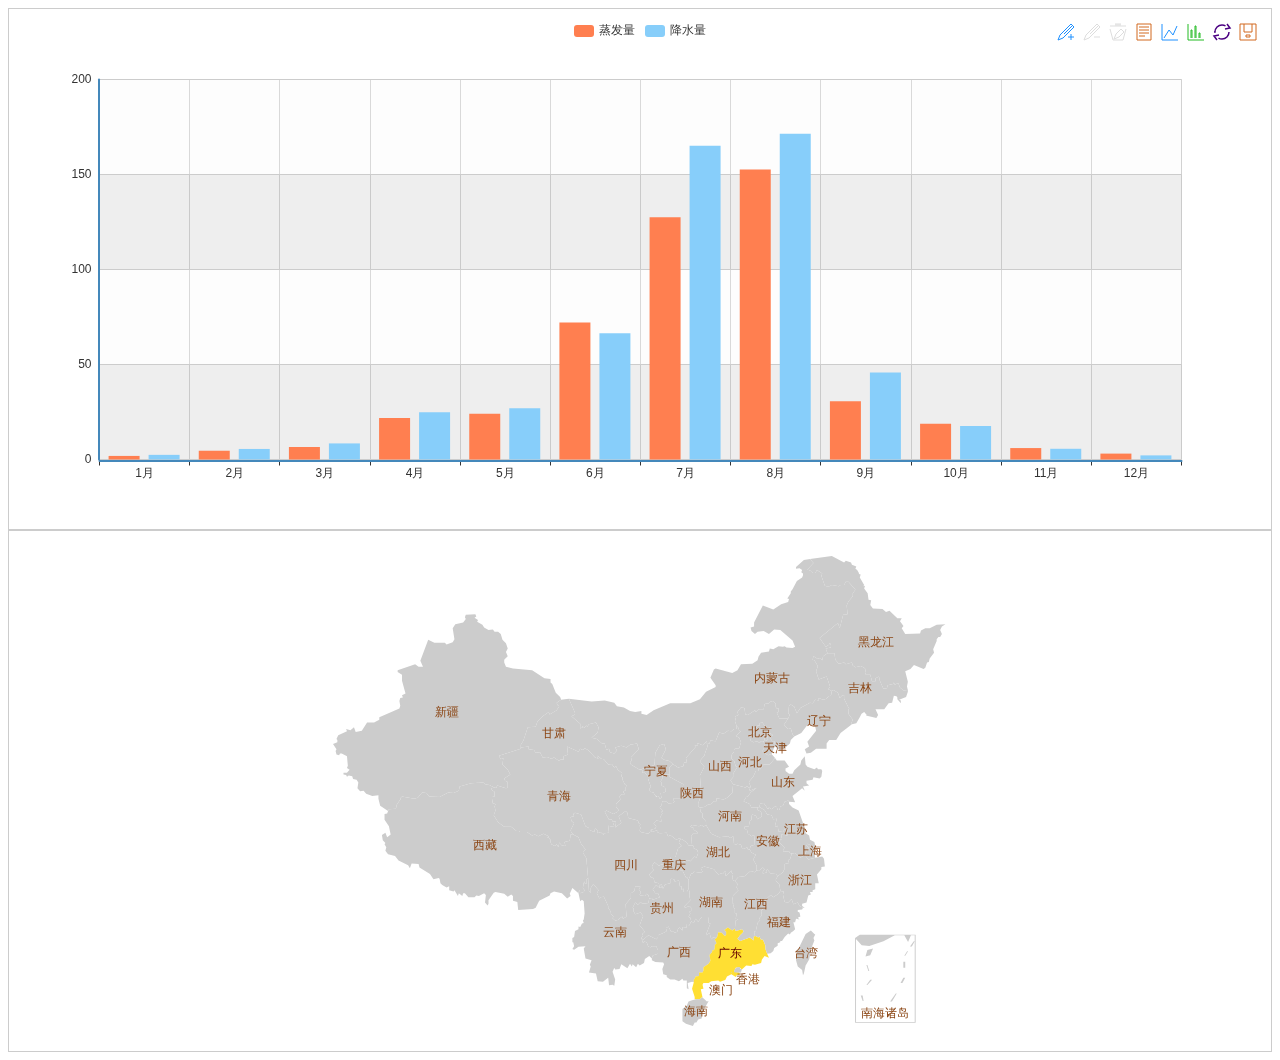
<file: echarts-2.1.10/doc/example/www/index.html>
﻿<!DOCTYPE html>
<html lang="en">
<head>
    <meta charset="utf-8">
    <title>ECharts</title>
</head>

<body>
    <!--Step:1 Prepare a dom for ECharts which (must) has size (width & hight)-->
    <!--Step:1 为ECharts准备一个具备大小（宽高）的Dom-->
    <div id="main" style="height:500px;border:1px solid #ccc;padding:10px;"></div>
    <div id="mainMap" style="height:500px;border:1px solid #ccc;padding:10px;"></div>
    
    <!--Step:2 Import echarts.js-->
    <!--Step:2 引入echarts.js-->
    <script src="js/echarts.js"></script>
    
    <script type="text/javascript">
    // Step:3 conifg ECharts's path, link to echarts.js from current page.
    // Step:3 为模块加载器配置echarts的路径，从当前页面链接到echarts.js，定义所需图表路径
    require.config({
        paths: {
            echarts: './js'
        }
    });
    
    // Step:4 require echarts and use it in the callback.
    // Step:4 动态加载echarts然后在回调函数中开始使用，注意保持按需加载结构定义图表路径
    require(
        [
            'echarts',
            'echarts/chart/bar',
            'echarts/chart/line',
            'echarts/chart/map'
        ],
        function (ec) {
            //--- 折柱 ---
            var myChart = ec.init(document.getElementById('main'));
            myChart.setOption({
                tooltip : {
                    trigger: 'axis'
                },
                legend: {
                    data:['蒸发量','降水量']
                },
                toolbox: {
                    show : true,
                    feature : {
                        mark : {show: true},
                        dataView : {show: true, readOnly: false},
                        magicType : {show: true, type: ['line', 'bar']},
                        restore : {show: true},
                        saveAsImage : {show: true}
                    }
                },
                calculable : true,
                xAxis : [
                    {
                        type : 'category',
                        data : ['1月','2月','3月','4月','5月','6月','7月','8月','9月','10月','11月','12月']
                    }
                ],
                yAxis : [
                    {
                        type : 'value',
                        splitArea : {show : true}
                    }
                ],
                series : [
                    {
                        name:'蒸发量',
                        type:'bar',
                        data:[2.0, 4.9, 7.0, 23.2, 25.6, 76.7, 135.6, 162.2, 32.6, 20.0, 6.4, 3.3]
                    },
                    {
                        name:'降水量',
                        type:'bar',
                        data:[2.6, 5.9, 9.0, 26.4, 28.7, 70.7, 175.6, 182.2, 48.7, 18.8, 6.0, 2.3]
                    }
                ]
            });
            
            // --- 地图 ---
            var myChart2 = ec.init(document.getElementById('mainMap'));
            myChart2.setOption({
                tooltip : {
                    trigger: 'item',
                    formatter: '{b}'
                },
                series : [
                    {
                        name: '中国',
                        type: 'map',
                        mapType: 'china',
                        selectedMode : 'multiple',
                        itemStyle:{
                            normal:{label:{show:true}},
                            emphasis:{label:{show:true}}
                        },
                        data:[
                            {name:'广东',selected:true}
                        ]
                    }
                ]
            });
        }
    );
    </script>
</body>
</html>
</file>
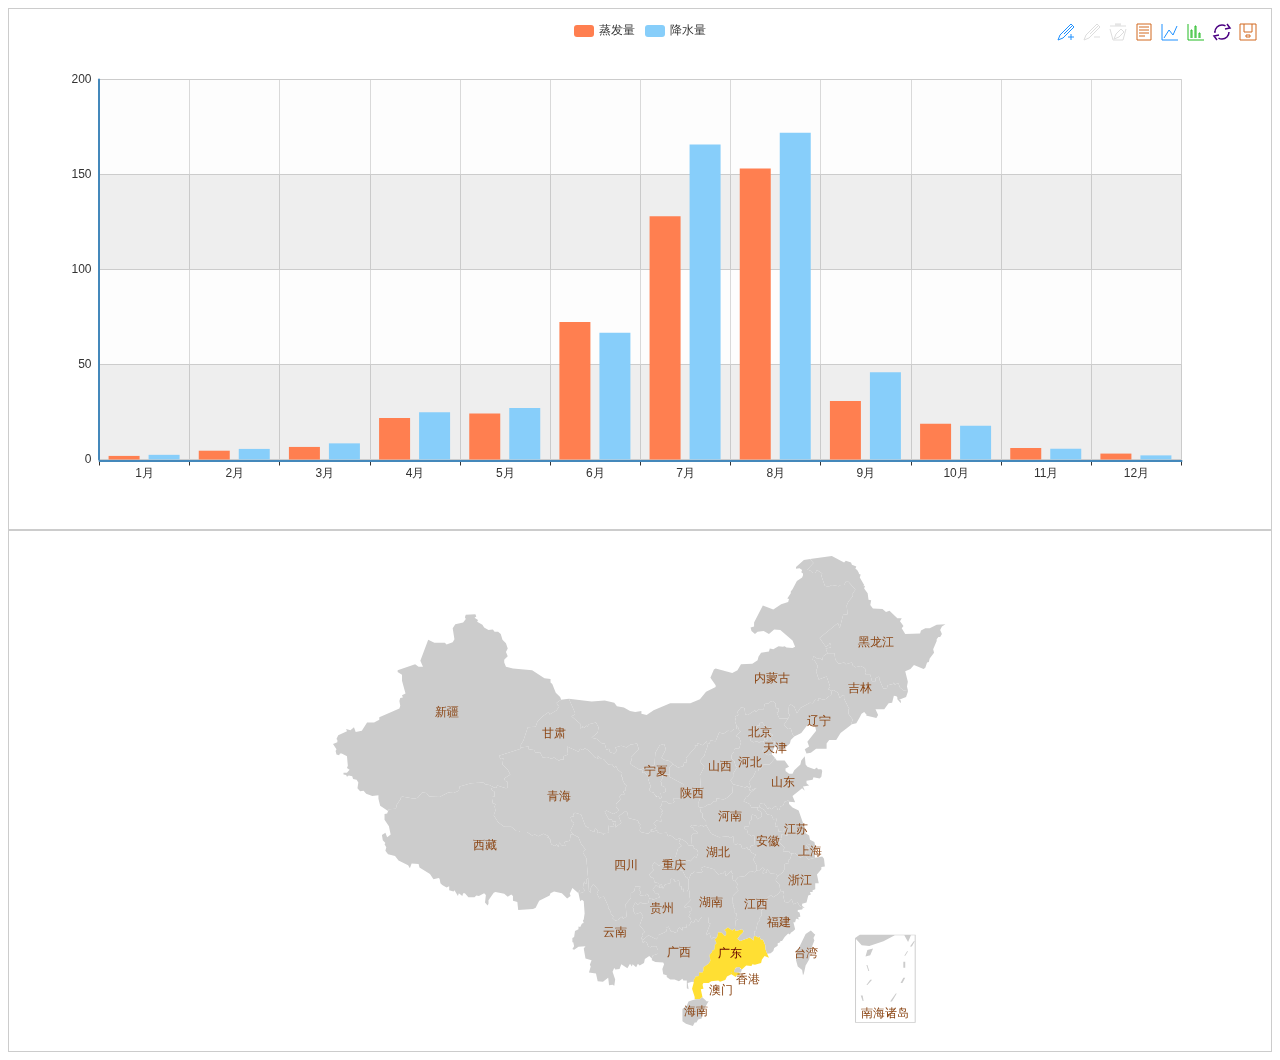
<file: echarts-2.1.10/doc/example/www2/index.html>
﻿<!DOCTYPE html>
<html lang="en">
<head>
    <meta charset="utf-8">
    <title>ECharts</title>
</head>
<body>
    <!--Step:1 Prepare a dom for ECharts which (must) has size (width & hight)-->
    <!--Step:1 为ECharts准备一个具备大小（宽高）的Dom-->
    <div id="main" style="height:500px;border:1px solid #ccc;padding:10px;"></div>
    <div id="mainMap" style="height:500px;border:1px solid #ccc;padding:10px;"></div>

    <!--Step:2 Import echarts-all.js-->
    <!--Step:2 引入echarts-all.js-->
    <script src="js/echarts-all.js"></script>
    
    <script type="text/javascript">
        // Step:3 echarts & zrender as a Global Interface by the echarts-plain.js.
        // Step:3 echarts和zrender被echarts-plain.js写入为全局接口
        var myChart = echarts.init(document.getElementById('main'));
        myChart.setOption({
            tooltip : {
                trigger: 'axis'
            },
            legend: {
                data:['蒸发量','降水量']
            },
            toolbox: {
                show : true,
                feature : {
                    mark : {show: true},
                    dataView : {show: true, readOnly: false},
                    magicType : {show: true, type: ['line', 'bar']},
                    restore : {show: true},
                    saveAsImage : {show: true}
                }
            },
            calculable : true,
            xAxis : [
                {
                    type : 'category',
                    data : ['1月','2月','3月','4月','5月','6月','7月','8月','9月','10月','11月','12月']
                }
            ],
            yAxis : [
                {
                    type : 'value',
                    splitArea : {show : true}
                }
            ],
            series : [
                {
                    name:'蒸发量',
                    type:'bar',
                    data:[2.0, 4.9, 7.0, 23.2, 25.6, 76.7, 135.6, 162.2, 32.6, 20.0, 6.4, 3.3]
                },
                {
                    name:'降水量',
                    type:'bar',
                    data:[2.6, 5.9, 9.0, 26.4, 28.7, 70.7, 175.6, 182.2, 48.7, 18.8, 6.0, 2.3]
                }
            ]
        });
        
        // --- 地图 ---
        var myChart2 = echarts.init(document.getElementById('mainMap'));
        myChart2.setOption({
            tooltip : {
                trigger: 'item',
                formatter: '{b}'
            },
            series : [
                {
                    name: '中国',
                    type: 'map',
                    mapType: 'china',
                    selectedMode : 'multiple',
                    itemStyle:{
                        normal:{label:{show:true}},
                        emphasis:{label:{show:true}}
                    },
                    data:[
                        {name:'广东',selected:true}
                    ]
                }
            ]
        });
    </script>
</body>
</html>
</file>
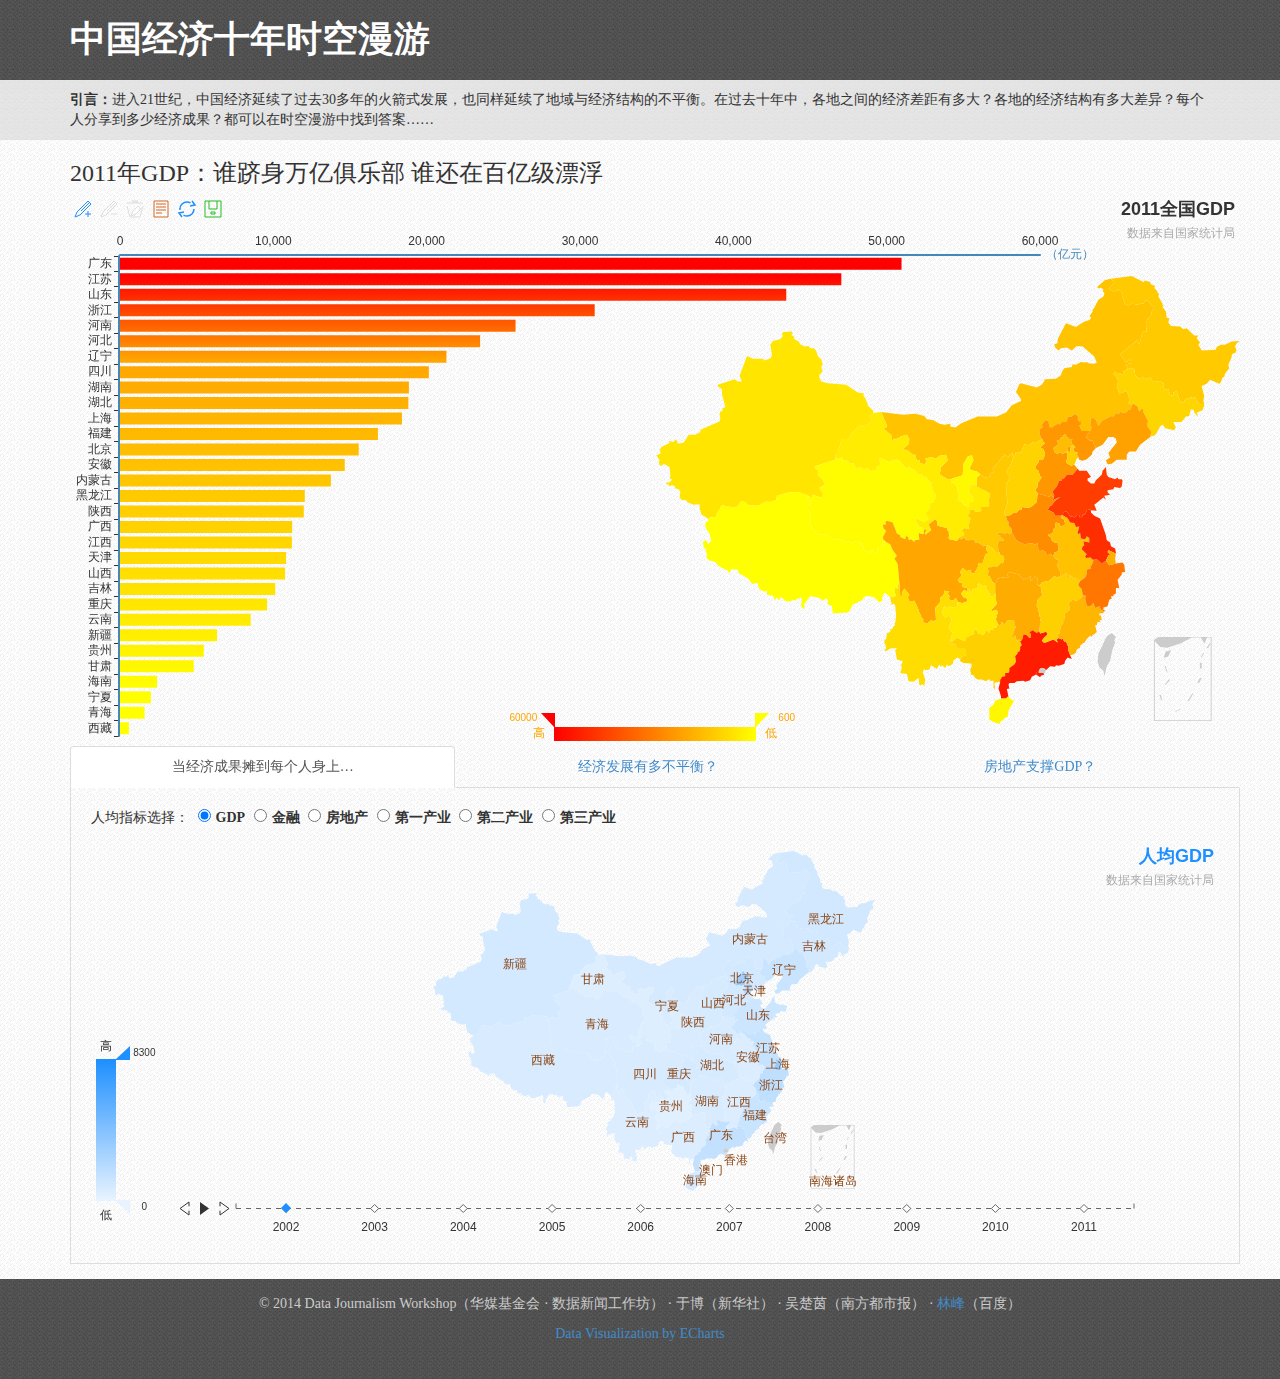
<file: echarts-2.1.10/doc/example/topic/10-me-china/index.html>
﻿<!DOCTYPE html>
<html lang="en">
<head>
    <meta charset="utf-8">
    <title>中国经济十年时空漫游</title>
    <meta name="viewport" content="width=device-width, initial-scale=1.0">
    <meta name="description" content="China">
    <meta name="author" content="kener.linfeng@gmail.com">

    <link href="../../../asset/css/bootstrap.css" rel="stylesheet">
    <link href="../../../asset/css/bootstrap-responsive.css" rel="stylesheet">
    <link rel="shortcut icon" href="../../../asset/ico/favicon.png">
    <style type="text/css">
        * {
            font-family: "Microsoft YaHei" !important;
        }
        body{
            background-image: url(../../../asset/img/groovepaper.png);
            background-repeat: repeat;    
        }
        header {
            background-image: url(../../../asset/img/tweed.png);
            background-repeat: repeat;
        }
        h1 {
            color: #FFF;
            font-weight : bolder;
            margin:20px 0;
        }
        section {
            background-image: url(../../../asset/img/ticks.png);
            background-repeat: repeat;
            padding: 10px;
        }
        footer {
            height: 100px;
            background-image: url(../../../asset/img/tweed.png);
            background-repeat: repeat;
            font-size: 14px;
            color: #CCC;
            text-align: center;
            padding-top: 15px;
            margin-top:15px;
        }
        .nav.nav-tabs.nav-justified {
            margin-bottom:0;
        }
        .ctrl-wrap {
            padding:5px 20px 20px 20px;
            text-align: center;
        }
        .ctrl-content .btn{
            width: 7%;
        }
        .tab-content {
            padding:20px;
            border: 1px solid #dddddd;
            border-top: 0px;
        }
        .g2wrap {
            height:300px;
            width:33%;
            float:left;
        }
        input[type="radio"] {
            margin: -5px 5px 0;
        }
        label {
            display: inline-block;
            margin-bottom: 5px;
            font-weight: bold;
        }
        footer a:hover {
            color:#62C462
        }
    </style>
</head>

<body>
    <!-- HEADER -->
    <header>
        <div class="container">
            <h1>中国经济十年时空漫游</h1>
        </div>
    </header>
    <section>
        <div class="container">
            <strong>引言：</strong>进入21世纪，中国经济延续了过去30多年的火箭式发展，也同样延续了地域与经济结构的不平衡。在过去十年中，各地之间的经济差距有多大？各地的经济结构有多大差异？每个人分享到多少经济成果？都可以在时空漫游中找到答案……
        </div>
    </section>
    <div class="container">
        <!-- CONTAINER -->
        <div class="row">
            <div id="overview" class="span12">
                <h3>2011年GDP：谁跻身万亿俱乐部 谁还在百亿级漂浮</h3>
                <!--p>1949年中华人民共和国成立之前，中国犹如一个极度贫弱的巨人，近5亿人口，960万平方公里国土的国家，全国主要工业品最高年产量仅为：纱44.5万吨，布27.9亿米，原煤6188万吨，发电量60亿千瓦小时；粮食最高年产量也只有1.5亿吨，棉花84.9万吨。此为新中国经济发展的起步点。</p>
                <p>通过有计划地进行大规模的经济建设，50余年后的今天，中国已成为世界上最具有发展潜力的经济大国之一，人民生活也整体达到小康水平。从1953年到2005年，中国已陆续完成十个“五年计划”，并取得举世瞩目的成就，为国民经济的发展打下了坚实基础；而1979年以来的改革开放，则使中国经济得到前所未有的快速增长。进入二十一世纪后，中国经济继续保持稳步高速增长，2006年，国内生产总值超过20万亿元，增长速度达10.7%。</p-->
                <div id="g0" style="height:550px"></div>
            </div>
            <div id="graphic" class="span12">
                <!-- Nav tabs -->
                <ul class="nav nav-tabs nav-justified">
                  <li class="active">
                      <a id = "tab1" href="#main1" data-toggle="tab">当经济成果摊到每个人身上…</a></li>
                  <li><a id = "tab2" href="#main2" data-toggle="tab">经济发展有多不平衡？</a></li>
                  <li><a id = "tab3" href="#main3" data-toggle="tab">房地产支撑GDP？</a></li>
                </ul>
                <!-- Tab panes -->
                <div class="tab-content">
                    <div class="tab-pane active" id="main1">
                        <p>人均指标选择：
                            <label>
                                <input type="radio" name="optionsRadios" id="optionsRadios1" value="GDP" checked>GDP
                            </label>
                            <label>
                                <input type="radio" name="optionsRadios" id="optionsRadios2" value="Financial">金融
                            </label>
                            <label>
                                <input type="radio" name="optionsRadios" id="optionsRadios3" value="Estate">房地产
                            </label>
                            <label>
                                <input type="radio" name="optionsRadios" id="optionsRadios4" value="PI">第一产业
                            </label>
                            <label>
                                <input type="radio" name="optionsRadios" id="optionsRadios5" value="SI">第二产业
                            </label>
                            <label>
                                <input type="radio" name="optionsRadios" id="optionsRadios6" value="TI">第三产业
                            </label>
                        </p>
                        <div id="g1" style="height:400px"></div>
                        <!--ul>
                            <li>从总量上看，中国的GDP 已经名列世界前矛，GDP 总量占世界的总量接近4%.但是中国的问题最复杂的就是有13亿人口，按照中国的人均水平我们和这些发达国家的距离就大了，到去年我们人均完成的GDP 为1200多美元，这在世界上排的位置按人均水平算大概是一个什么发展阶段呢？</li>
                            <li>世界银行关于发展阶段有一个粗线条的划分：</li>
                                <ol>
                                    <li>一个国家人均GDP 的水平如果是在280美元以下，称为低收入的穷国</li>
                                    <li>一个国家的人均GDP 达到1000美元左右，叫下中等收入的发展中国家，指这个国家摆脱了贫困的陷阱，进入了经济起飞、工业化加速的时期</li>
                                    <li>如果到1600美元，叫中等收入的发展中国家</li>
                                    <li>如果到3000美元，叫上中等收入的发展中国家</li>
                                    <li>如果到了8000美元以上，叫高收入的发展中国家，指该国家以工业化为内容的现代化完成了，即所谓的现代的新兴工业化国家，再往上发展就叫后工业化时代，再做细分为中等发达国家和主要的最发达国家</li>
                                </ol>
                            <li>1978年我国人均GDP 是379元人民币，折算成美元为100美元多一点，在当时世界190多个国家排序中我国和当时著名的穷国扎依尔并列100多位，可以说是一个标准的穷国，经过二十几年改革开放的努力，我们实现了经济发展上的一个历史阶段性的突破，我们从最穷的国家上升到了1200多美元，被称为下中等收入的发展中国家，这个阶段转变的速度快不快？</li>
                        </ul-->
                    </div>
                    <div class="tab-pane" id="main2">
                        <div class="ctrl-wrap">
                            <div class="ctrl-content">
                                <button type="button" class="btn btn-success" id="2002">2002</button>
                                <button type="button" class="btn btn-info" id="2003">2003</button>
                                <button type="button" class="btn btn-info" id="2004">2004</button>
                                <button type="button" class="btn btn-info" id="2005">2005</button>
                                <button type="button" class="btn btn-info" id="2006">2006</button>
                                <button type="button" class="btn btn-info" id="2007">2007</button>
                                <button type="button" class="btn btn-info" id="2008">2008</button>
                                <button type="button" class="btn btn-info" id="2009">2009</button>
                                <button type="button" class="btn btn-info" id="2010">2010</button>
                                <button type="button" class="btn btn-info" id="2011">2011</button>
                            </div>
                        </div>
                        <div id="g20" class="g2wrap"></div>
                        <div id="g21" class="g2wrap"></div>
                        <div id="g22" class="g2wrap"></div>
                        <div id="g23" class="g2wrap"></div>
                        <div id="g24" class="g2wrap"></div>
                        <div id="g25" class="g2wrap"></div>
                        <!--ul style="padding-top:15px;clear:both">
                            <li>衡量一个国家经济发展水平的方法的指标体系现在很有争议，但无论怎么争议，用GDP这个指标从数量方面来体现一个国家经济发展已经达到的水平，尽管有它的荒谬性和局限性，但也有其不可或缺性、不可替代性。</li>
                            <li>今天我们主要从GDP水平上来看一下中国经济发展大体上现在达到的阶段。十三万六千多亿人民币按照我们现在大体上所说的1比8.3的官汇折算大约一万六千多亿美元，这样一个发展水平、总量规模在世界上大体处于什么位置呢？</li>
                            <li>我国是排在世界第六位，第一位是美国，其完成GDP的数量在数值上和我国比较接近，是十二万多亿，不同的是计量单位不一样，它是美元，我国是人民币，我国大概相当于美国的八分之一，美国GDP 占世界总量三分之一左右，最高年份达到世界总量的32%，去年大概占28%，第二位是日本，日本大概五万多亿，第三位是德国，第四位是英国，第五位是法国，如果没有意外的话经过第十一个五年计划后估计中国在总量上超过法国应该是问题不大。 </li>
                        </ul-->
                        <p style="clear:both"></p>
                    </div>
                    <div class="tab-pane" id="main3">
                        <div id="g3" style="height:400px"></div>
                        <p><i>*GDP与房地产的关系、与金融业的关系，房地产与金融业的关系，第一、二、三产业间的关系……任何两项或多项数据间均可进行比较。</i></p>
                        <!--ul>
                            <li>衡量一个国家经济发展水平的方法的指标体系现在很有争议，但无论怎么争议，用GDP这个指标从数量方面来体现一个国家经济发展已经达到的水平，尽管有它的荒谬性和局限性，但也有其不可或缺性、不可替代性。</li>
                            <li>今天我们主要从GDP水平上来看一下中国经济发展大体上现在达到的阶段。十三万六千多亿人民币按照我们现在大体上所说的1比8.3的官汇折算大约一万六千多亿美元，这样一个发展水平、总量规模在世界上大体处于什么位置呢？</li>
                            <li>我国是排在世界第六位，第一位是美国，其完成GDP的数量在数值上和我国比较接近，是十二万多亿，不同的是计量单位不一样，它是美元，我国是人民币，我国大概相当于美国的八分之一，美国GDP 占世界总量三分之一左右，最高年份达到世界总量的32%，去年大概占28%，第二位是日本，日本大概五万多亿，第三位是德国，第四位是英国，第五位是法国，如果没有意外的话经过第十一个五年计划后估计中国在总量上超过法国应该是问题不大。 </li>
                        </ul-->
                    </div>
                </div>
            </div><!--/span-->
        </div><!--/row-->
    </div>
    <!-- FOOTER -->
    <footer>
      <p>&copy; 2014 Data Journalism Workshop（华媒基金会 &middot; 数据新闻工作坊） &middot; 于博（新华社）  &middot; 吴楚茵（南方都市报）  &middot; <a href="http://weibo.com/kenerlinfeng" target="_blank">林峰</a>（百度）</p>
      <p><a href="http://echarts.baidu.com" target="_blank">Data Visualization by ECharts</a></p>
    </footer>

    <script src="../../../asset/js/jquery.js"></script>
    <script src="../../../asset/js/bootstrap-transition.js"></script>
    <script src="../../../asset/js/bootstrap-alert.js"></script>
    <script src="../../../asset/js/bootstrap-modal.js"></script>
    <script src="../../../asset/js/bootstrap-dropdown.js"></script>
    <script src="../../../asset/js/bootstrap-scrollspy.js"></script>
    <script src="../../../asset/js/bootstrap-tab.js"></script>
    <script src="../../../asset/js/bootstrap-tooltip.js"></script>
    <script src="../../../asset/js/bootstrap-popover.js"></script>
    <script src="../../../asset/js/bootstrap-button.js"></script>
    <script src="../../../asset/js/bootstrap-collapse.js"></script>
    <script src="../../../asset/js/bootstrap-carousel.js"></script>
    <script src="../../../asset/js/bootstrap-typeahead.js"></script>
    <!-- core -->
    <script src="../../www/js/echarts.js"></script>
    <script src="./js/data-formatter.js"></script>
    <script src="./js/data-a-china.js"></script>
    <script src="./js/data-china.js"></script>
    <script src="./js/option0.js"></script>
    <script src="./js/option1.js"></script>
    <script src="./js/option2.js"></script>
    <script src="./js/option3.js"></script>
    <script src="./js/djws.js"></script>
</body>
</html>
</file>
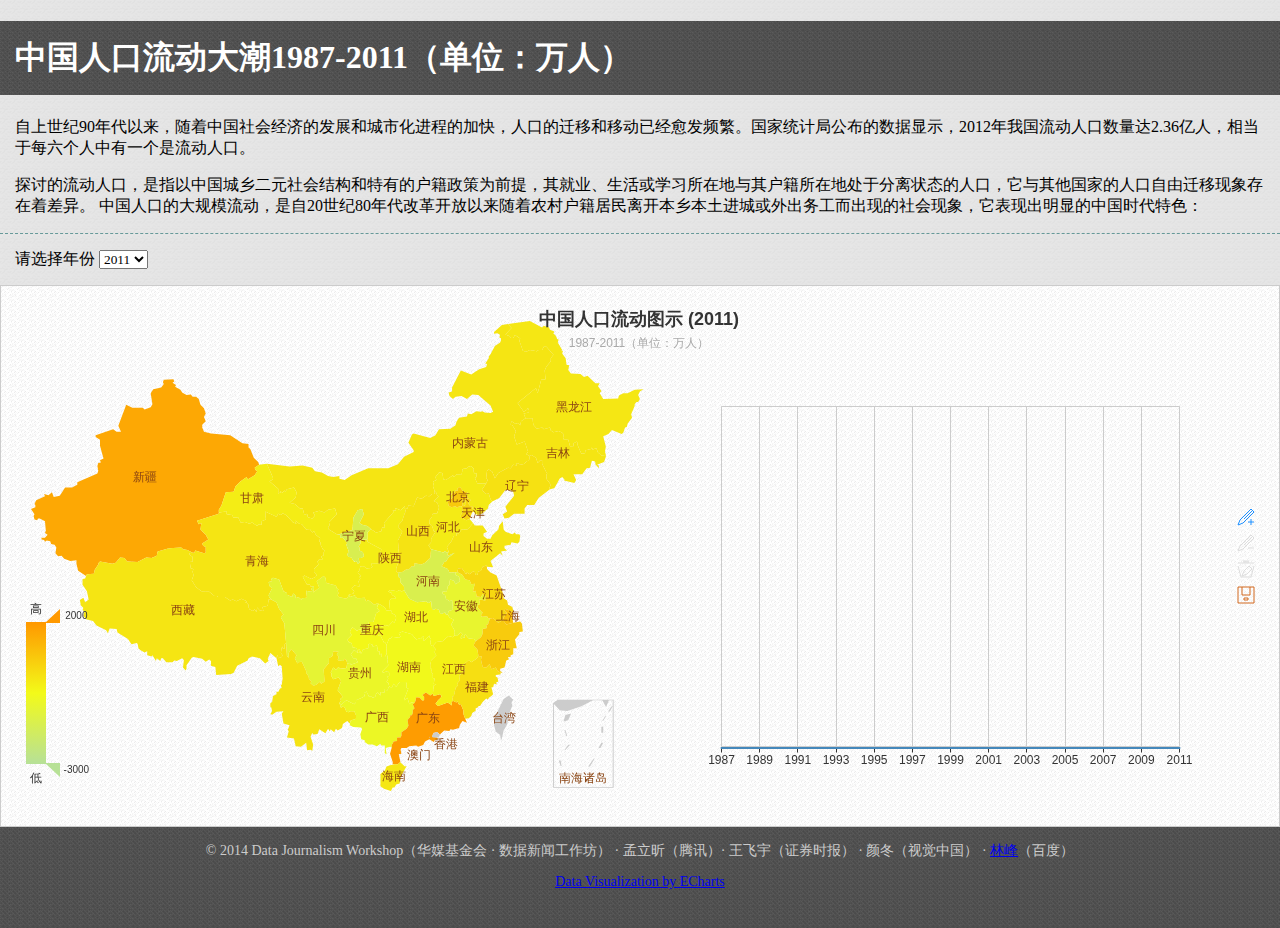
<file: echarts-2.1.10/doc/example/topic/24-population-china/index.html>
<!DOCTYPE html>
<html lang="en">
<head>
<meta http-equiv="Content-Type" content="text/html; charset=UTF-8" />
<link rel="shortcut icon" href="../../../asset/ico/favicon.png">
<title>中国人口流动大潮</title>
<style type="text/css">
* {
    font-family: "Microsoft YaHei" !important;
}
h1 {
    font-family: "Microsoft YaHei";
    font-weight: bold;
    color: #FFF;
    background-color: #000;
    border: 5px none #000;
    background-image: url(../../../asset/img/tweed.png);
    background-repeat: repeat;
    padding-right: 15px;
    padding-bottom: 15px;
    padding-left: 15px;
    padding-top: 15px;
}

p {
    padding: 0 15px;
}
    
.select_box {
    border-top-width: 1px;
    border-top-style: dashed;
    border-top-color: #699;
    padding-top: 15px;
    padding-bottom: 15px;
    padding-right: 15px;
    padding-left: 15px;
}
body {
    background-image: url(../../../asset/img/ticks.png);
    background-repeat: repeat;
    margin-left: 0px;
    margin-top: 0px;
    margin-right: 0px;
    margin-bottom: 0px;
}

#main{
    background-image: url(../../../asset/img/groovepaper.png);
    background-repeat: repeat;    
    }

.footer {
    height: 100px;
    background-image: url(../../../asset/img/tweed.png);
    background-repeat: repeat;
    font-family: "Microsoft YaHei";
    font-size: 14px;
    color: #CCC;
    text-align: center;
    padding-top: 1px;
}
.footer a:hover {
    color:#62C462
}
</style>
</head>

<body>
<h1>中国人口流动大潮1987-2011（单位：万人）</h1>
<p>自上世纪90年代以来，随着中国社会经济的发展和城市化进程的加快，人口的迁移和移动已经愈发频繁。国家统计局公布的数据显示，2012年我国流动人口数量达2.36亿人，相当于每六个人中有一个是流动人口。</p>
<p>探讨的流动人口，是指以中国城乡二元社会结构和特有的户籍政策为前提，其就业、生活或学习所在地与其户籍所在地处于分离状态的人口，它与其他国家的人口自由迁移现象存在着差异。
中国人口的大规模流动，是自20世纪80年代改革开放以来随着农村户籍居民离开本乡本土进城或外出务工而出现的社会现象，它表现出明显的中国时代特色：</p>
<div class="select_box"><form id="form1" name="form1" method="post" action="">
  <label for="year">请选择年份</label>
  <select name="year" id="year">
    <option>1987</option>
    <option>1988</option>
    <option>1989</option>
    <option>1990</option>
    <option>1991</option>
    <option>1992</option>
    <option>1993</option>
    <option>1994</option>
    <option>1995</option>
    <option>1996</option>
    <option>1997</option>
    <option>1998</option>
    <option>1999</option>
    <option>2000</option>
    <option>2001</option>
    <option>2002</option>
    <option>2003</option>
    <option>2004</option>
    <option>2005</option>
    <option>2006</option>
    <option>2007</option>
    <option>2008</option>
    <option>2009</option>
    <option>2010</option>
    <option selected="selected">2011</option>
  </select>
</form></div>

<div id="main" style="height:500px;border:1px solid #ccc;padding:20px;"></div>
    <script src="../../www/js/echarts.js"></script>
    <script src="js/data-people.js"></script>
    <script type="text/javascript">
    require.config({
        paths:{ 
            echarts: '../../www/js'
        }
    });
    var myChart;
    var colorList;
    require(
        [
            'echarts',
            'echarts/chart/bar',
            'echarts/chart/line',
            'echarts/chart/map'
        ],
        function (ec) {
            colorList = require('zrender/tool/color').getGradientColors(
                ['red','yellow','lightskyblue'], 10
            );
            //console.log(colorList)
            myChart = ec.init(document.getElementById('main'));
            //myChart.setOption(option);
            yearSelector.onchange();
            window.onresize = myChart.resize;
            var ecConfig = require('echarts/config');
            myChart.on(ecConfig.EVENT.MAP_SELECTED, mapSelected);
        }
    );
    
    var selected;
    function mapSelected(param){
        selected = param.selected;
        var mapSeries = option.series[0];
        var data = [];
        var legendData = [];
        var legendData = [];
        var name;
        option.series = option.series.slice(0,1);
        for (var p = 0, len = mapSeries.data.length; p < len; p++) {
            name = mapSeries.data[p].name;
            mapSeries.data[p].selected = selected[name];
            if (selected[name]) {
                //option.yAxis[0].name = name + ' 人口流动情况';
                var tarIdx;
                for (var i = 0, l = pList.length; i < l; i++) {
                    if (pList[i] == name) {
                        tarIdx = i;
                        break;
                    }
                }
                for (var i = 1987; i <= 2011; i++) {
                    data.push(dataPeople[i][tarIdx]);
                }
                option.series.push({
                    name : name,
                    type:'line',
                    tooltip: {
                        trigger: 'axis'
                    },
                    data: data
                });
                legendData.push(name);
                data = [];
            }
        }
        //option.series[1].data = data;
        option.legend.data = legendData;
        myChart.setOption(option, true);
    }
    
    var yearSelector = document.getElementById('year');
    yearSelector.onchange = function (e){
        var curYear = yearSelector.selectedOptions[0].innerHTML;
        option.title.text = '中国人口流动图示 (' + curYear + ')';
        var max = dataPeople[curYear + 'max'];
        var min = dataPeople[curYear + 'min'];
        var gap = (max - min) / 5;
        /*
        var legendData = [
            Math.round(min + 4 * gap) + '以上',
            Math.round(min + 3 * gap) + ' ~' + Math.round(min + 4 * gap),
            Math.round(min + 2 * gap) + ' ~' + Math.round(min + 3 * gap),
            Math.round(min + gap) + ' ~' + Math.round(min + 2 * gap),
            Math.round(min + gap) + '以下',
        ];
        option.legend.data = legendData;
        */
        option.dataRange.max = max;
        option.dataRange.min = min;
        if (min >= 0) {
            //双正
            option.dataRange.color = [colorList[0], colorList[10]];
            /*
            option.color = require('zrender/tool/color').getStepColors(
                colorList[0], colorList[10], 5
            )
            */
            //option.color = [colorList[0], colorList[2], colorList[4], colorList[7], colorList[10]];
        }
        else if (max >= 0 && min <= 0) {
            //正负
            var first = Math.round(10 - max / (max - min) * 10);
            var end = Math.round(min / (min - max) * 10 + 10);
            option.dataRange.color = [
                colorList[first], 
                colorList[Math.round((end - first) / 2 + first)],
                colorList[end]
            ];
            //console.log(first,end);
            /*
            option.color = [
                colorList[first], colorList[first + 2], 
                option.dataRange.color[1], 
                colorList[end - 2], colorList[end]
            ];
            */
        }
        else {
            //双负
            option.dataRange.color = [colorList[11], colorList[20]];
            /*
            option.color = require('zrender/tool/color').getStepColors(
                colorList[11], colorList[20], 5
            )
            */
            //option.color = [colorList[11], colorList[13], colorList[15], colorList[17], colorList[20]];
        }
        //console.log(option.color,option.dataRange.color)
        
        option.series[0].data = dataPeople[curYear];
        /*
        for (var i = 0; i <= 4; i++) {
            option.series[i + 1].name = legendData[i];
        }
        */
        if (selected) {
            mapSelected({selected:selected});
        }
        else{
            myChart.setOption(option, true);
        }
    }
    </script>
<div class="footer">
    <p>&copy; 2014 Data Journalism Workshop（华媒基金会 &middot; 数据新闻工作坊） &middot; 孟立昕（腾讯）&middot; 王飞宇（证券时报） &middot; 颜冬（视觉中国） &middot; <a href="http://weibo.com/kenerlinfeng" target="_blank">林峰</a>（百度）</p> 
    <p><a href="http://echarts.baidu.com" target="_blank">Data Visualization by ECharts</a></p>
</div>
</body>
</html>
</file>
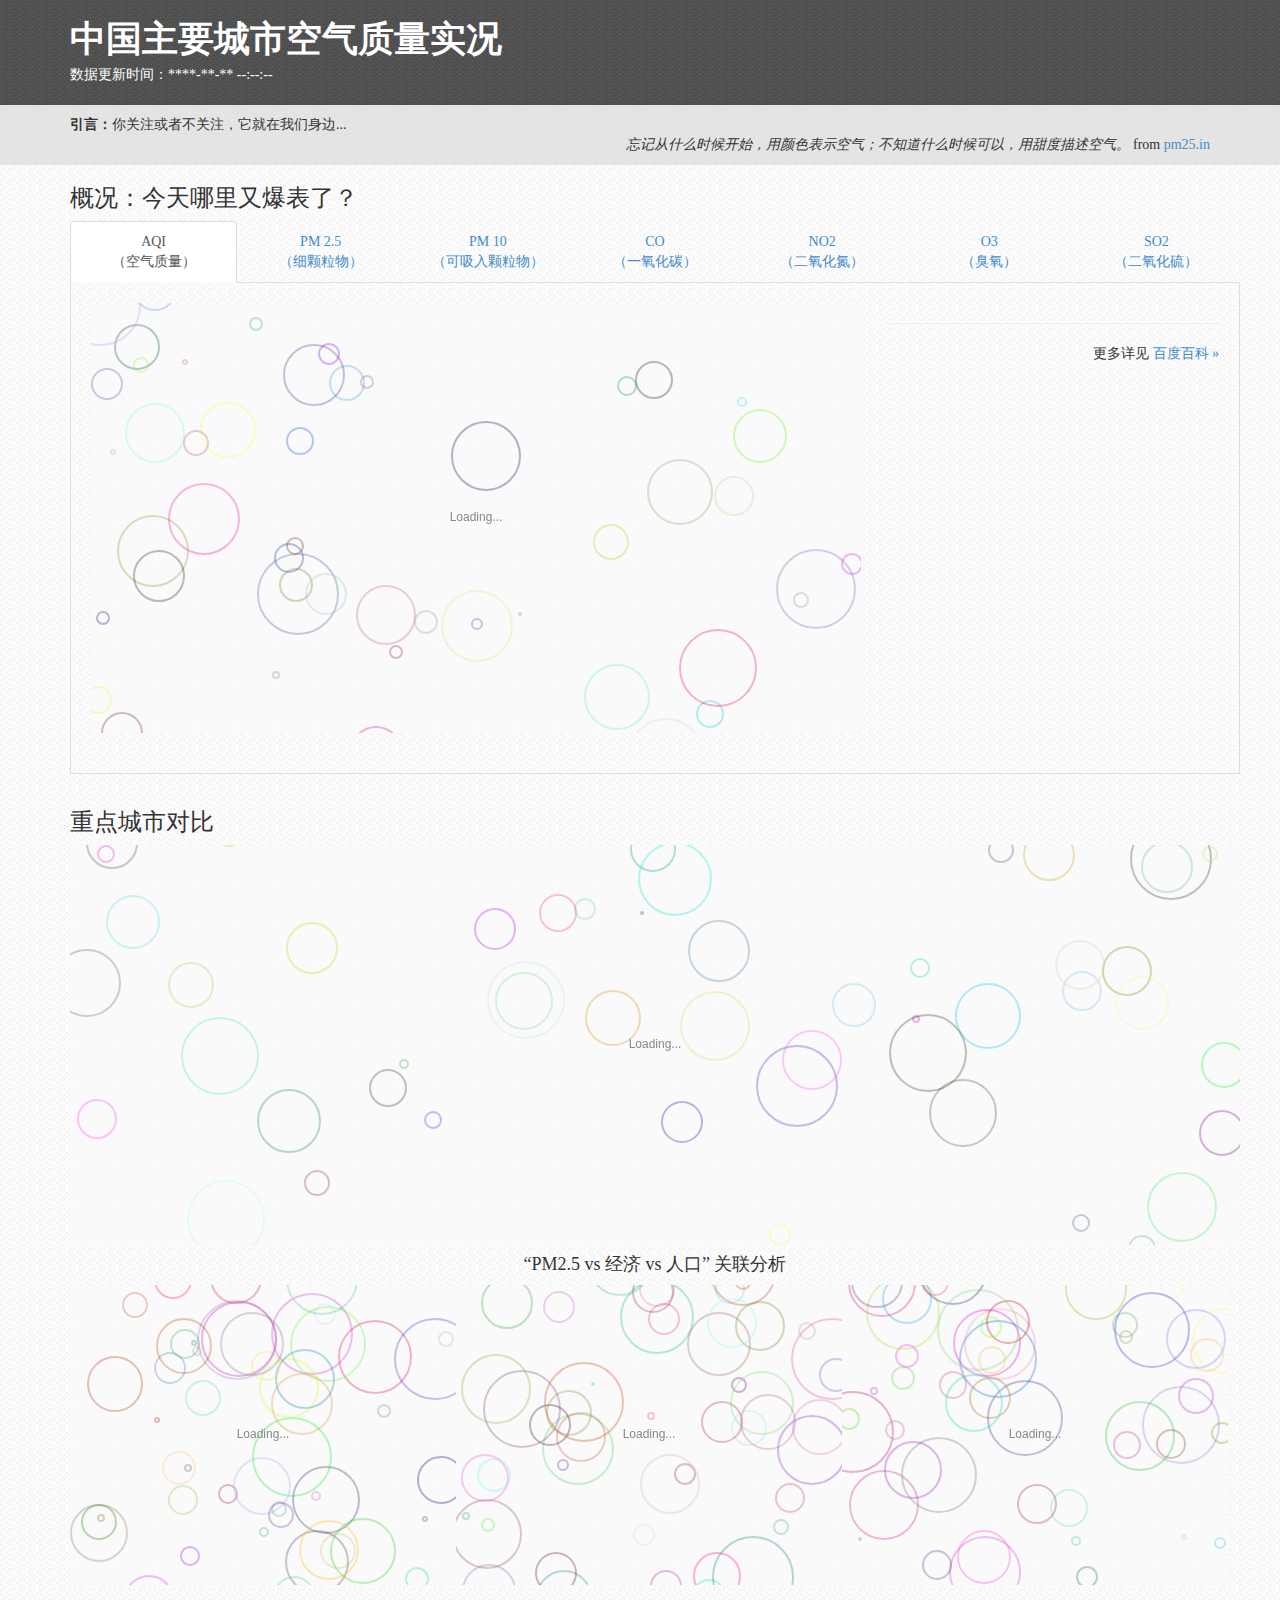
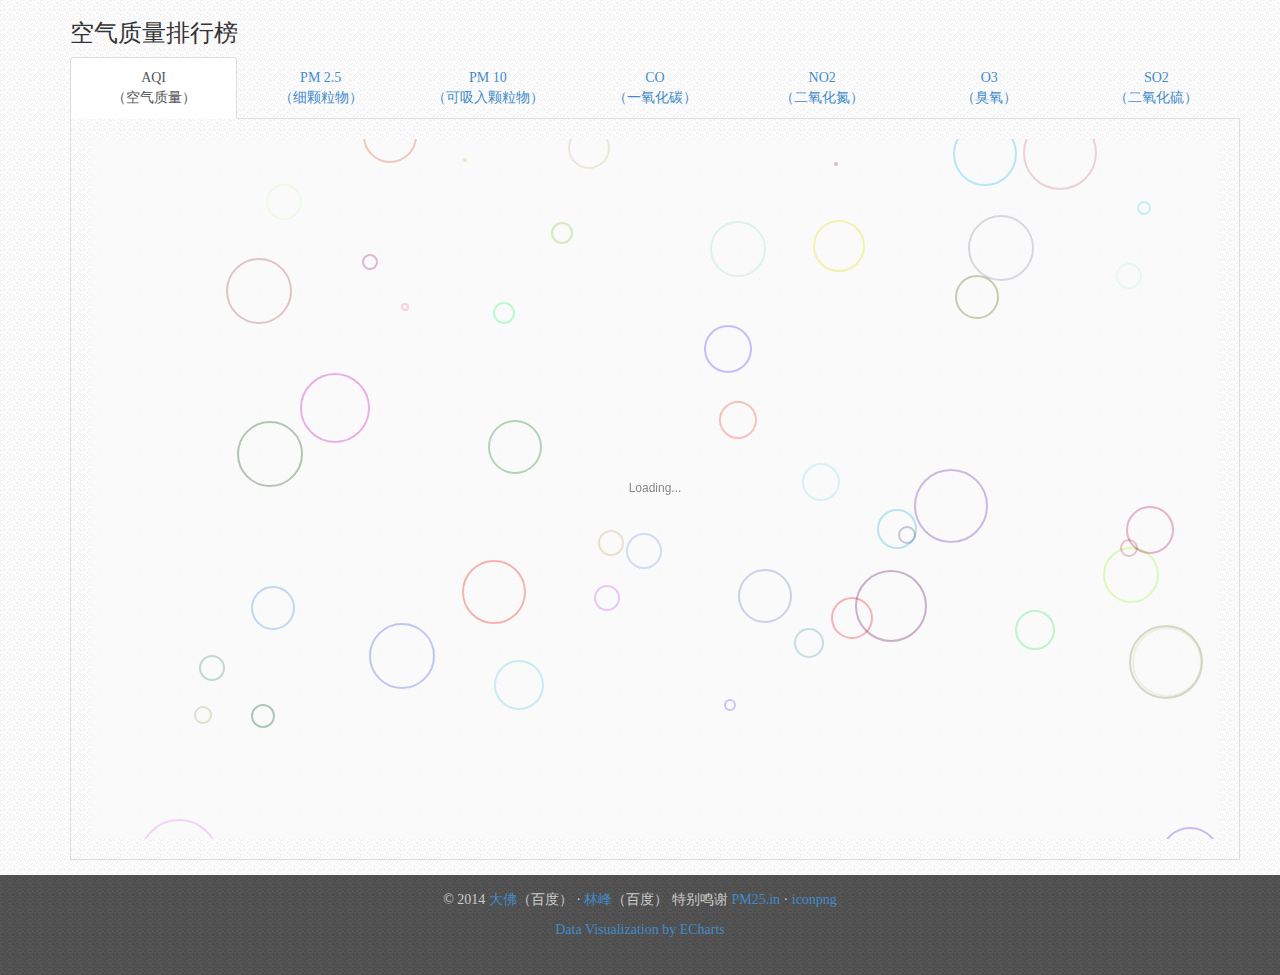
<file: echarts-2.1.10/doc/example/topic/aqi-china/index.html>
﻿<!DOCTYPE html>
<html lang="en">
<head>
    <meta charset="utf-8">
    <title>中国城市空气质量实况</title>
    <meta name="viewport" content="width=device-width, initial-scale=1.0">
    <meta name="description" content="China">
    <meta name="author" content="kener.linfeng@gmail.com">

    <link href="../../../asset/css/bootstrap.css" rel="stylesheet">
    <link href="../../../asset/css/bootstrap-responsive.css" rel="stylesheet">
    <link rel="shortcut icon" href="../../../asset/ico/favicon.png">
    <style type="text/css">
        * {
            font-family: "Microsoft YaHei" !important;
        }
        body{
            background-image: url(../../../asset/img/groovepaper.png);
            background-repeat: repeat;    
        }
        header {
            background-image: url(../../../asset/img/tweed.png);
            background-repeat: repeat;
        }
        h1 {
            color: #FFF;
            font-weight : bolder;
            margin:20px 0 5px 0;
        }
        header p {
            color: #FFF;
            margin-bottom: 20px;
        }
        section {
            background-image: url(../../../asset/img/ticks.png);
            background-repeat: repeat;
            padding: 10px;
        }
        footer {
            height: 100px;
            background-image: url(../../../asset/img/tweed.png);
            background-repeat: repeat;
            font-size: 14px;
            color: #CCC;
            text-align: center;
            padding-top: 15px;
            margin-top:15px;
        }
        .nav.nav-tabs.nav-justified {
            margin-bottom:0;
        }
        .ctrl-wrap {
            padding:20px 20px 0 20px;
            text-align: center;
            border-left: 1px solid #dddddd;
            border-right: 1px solid #dddddd;
        }
        .ctrl-content .btn{
            width: 7%;
        }
        .tab-content {
            padding:20px;
            border: 1px solid #dddddd;
            border-top: 0px;
        }
        .g2wrap {
            height:300px;
            width:33%;
            float:left;
        }
        input[type="radio"] {
            margin: -5px 5px 0;
        }
        label {
            display: inline-block;
            margin-bottom: 5px;
            font-weight: bold;
        }
        footer a:hover {
            color:#62C462
        }
    </style>
</head>

<body>
    <!-- HEADER -->
    <header>
        <div class="container">
            <h1>中国主要城市空气质量实况</h1>
            <p>数据更新时间：<span id="time">****-**-** --:--:--</span></p>
        </div>
    </header>
    <section>
        <div class="container">
            <strong>引言：</strong>你关注或者不关注，它就在我们身边...
            <div style="text-align: right"><i>忘记从什么时候开始，用颜色表示空气；不知道什么时候可以，用甜度描述空气。</i> from <a href="http://www.pm25.in/" target="_blank">pm25.in</a></div>
        </div>
    </section>
    <div class="container">
        <!-- CONTAINER -->
        <div class="row">
            <div id="overview" class="span12">
                <h3>概况：今天哪里又爆表了？</h3>
                <!-- Nav tabs -->
                <ul class="nav nav-tabs nav-justified">
                    <li class="active">
                        <a id = "o-aqi" href="#main0" data-toggle="tab">AQI<br/>（空气质量）</a></li>
                    <li><a id = "o-pm25" href="#main0" data-toggle="tab">PM 2.5<br/>（细颗粒物）</a></li>
                    <li><a id = "o-pm10" href="#main0" data-toggle="tab">PM 10<br/>（可吸入颗粒物）</a></li>
                    <li><a id = "o-co" href="#main0" data-toggle="tab">CO<br/>（一氧化碳）</a></li>
                    <li><a id = "o-no2" href="#main0" data-toggle="tab">NO2<br/>（二氧化氮）</a></li>
                    <li><a id = "o-o3" href="#main0" data-toggle="tab">O3<br/>（臭氧）</a></li>
                    <li><a id = "o-so2" href="#main0" data-toggle="tab">SO2<br/>（二氧化硫）</a></li>
                </ul>
                <div class="tab-content" id="main0">
                    <div class="span8" style="margin:0 30px 0 0">
                        <div id="g0" style="height:430px"></div>
                    </div>
                    <div style="min-height:430px;">
                        <h4 id="overview-head"></h4><hr>
                        <p id="overview-content"></p>
                        <p style="text-align: right">更多详见 <a id="overview-link" target="_blank">百度百科 »</a></p>
                    </div>
                </div>
            </div>
            <div class="span12" style="margin-top:15px;">
                <h3>重点城市对比</h3>
                <div id="g1" style="height:400px"></div>
                <h4 style="text-align: center">“PM2.5 vs 经济 vs 人口” 关联分析</h4>
                <div id="g20" class="g2wrap"></div>
                <div id="g21" class="g2wrap"></div>
                <div id="g22" class="g2wrap"></div>
            </div>
            <div class="span12" style="margin-top:15px;">
                <h3>空气质量排行榜</h3>
                <!-- Nav tabs -->
                <ul class="nav nav-tabs nav-justified">
                    <li class="active">
                        <a id = "r-aqi" href="#main3" data-toggle="tab">AQI<br/>（空气质量）</a></li>
                    <li><a id = "r-pm25" href="#main3" data-toggle="tab">PM 2.5<br/>（细颗粒物）</a></li>
                    <li><a id = "r-pm10" href="#main3" data-toggle="tab">PM 10<br/>（可吸入颗粒物）</a></li>
                    <li><a id = "r-co" href="#main3" data-toggle="tab">CO<br/>（一氧化碳）</a></li>
                    <li><a id = "r-no2" href="#main3" data-toggle="tab">NO2<br/>（二氧化氮）</a></li>
                    <li><a id = "r-o3" href="#main3" data-toggle="tab">O3<br/>（臭氧）</a></li>
                    <li><a id = "r-so2" href="#main3" data-toggle="tab">SO2<br/>（二氧化硫）</a></li>
                </ul>
                <div class="tab-content" id="main3">
                    <div id="g3" style="height:700px"></div>
                </div>
            </div><!--/span-->
        </div><!--/row-->
    </div>
    <!-- FOOTER -->
    <footer>
      <p>&copy; 2014 <a href="http://weibo.com/wfsr" target="_blank">大佛</a>（百度）  &middot; <a href="http://weibo.com/kenerlinfeng" target="_blank">林峰</a>（百度） 特别鸣谢 <a href="http://www.pm25.in/" target="_blank">PM25.in</a> &middot; <a href="http://www.iconpng.com/" target="_blank">iconpng</a></p>
      <p><a href="http://echarts.baidu.com" target="_blank">Data Visualization by ECharts</a></p>
    </footer>

    <script src="../../../asset/js/jquery.js"></script>
    <script src="../../../asset/js/bootstrap-transition.js"></script>
    <script src="../../../asset/js/bootstrap-alert.js"></script>
    <script src="../../../asset/js/bootstrap-modal.js"></script>
    <script src="../../../asset/js/bootstrap-dropdown.js"></script>
    <script src="../../../asset/js/bootstrap-scrollspy.js"></script>
    <script src="../../../asset/js/bootstrap-tab.js"></script>
    <script src="../../../asset/js/bootstrap-tooltip.js"></script>
    <script src="../../../asset/js/bootstrap-popover.js"></script>
    <script src="../../../asset/js/bootstrap-button.js"></script>
    <script src="../../../asset/js/bootstrap-collapse.js"></script>
    <script src="../../../asset/js/bootstrap-carousel.js"></script>
    <script src="../../../asset/js/bootstrap-typeahead.js"></script>
    <!-- core -->
    <script src="../../www/js/echarts.js"></script>
    <script src="./js/option0.js"></script>
    <script src="./js/option1.js"></script>
    <script src="./js/option2.js"></script>
    <script src="./js/option3.js"></script>
    <script src="./js/china_city_geo.js"></script>
    <script src="./js/data.js"></script>
    <script src="./js/main.js"></script>
</body>
</html>
</file>
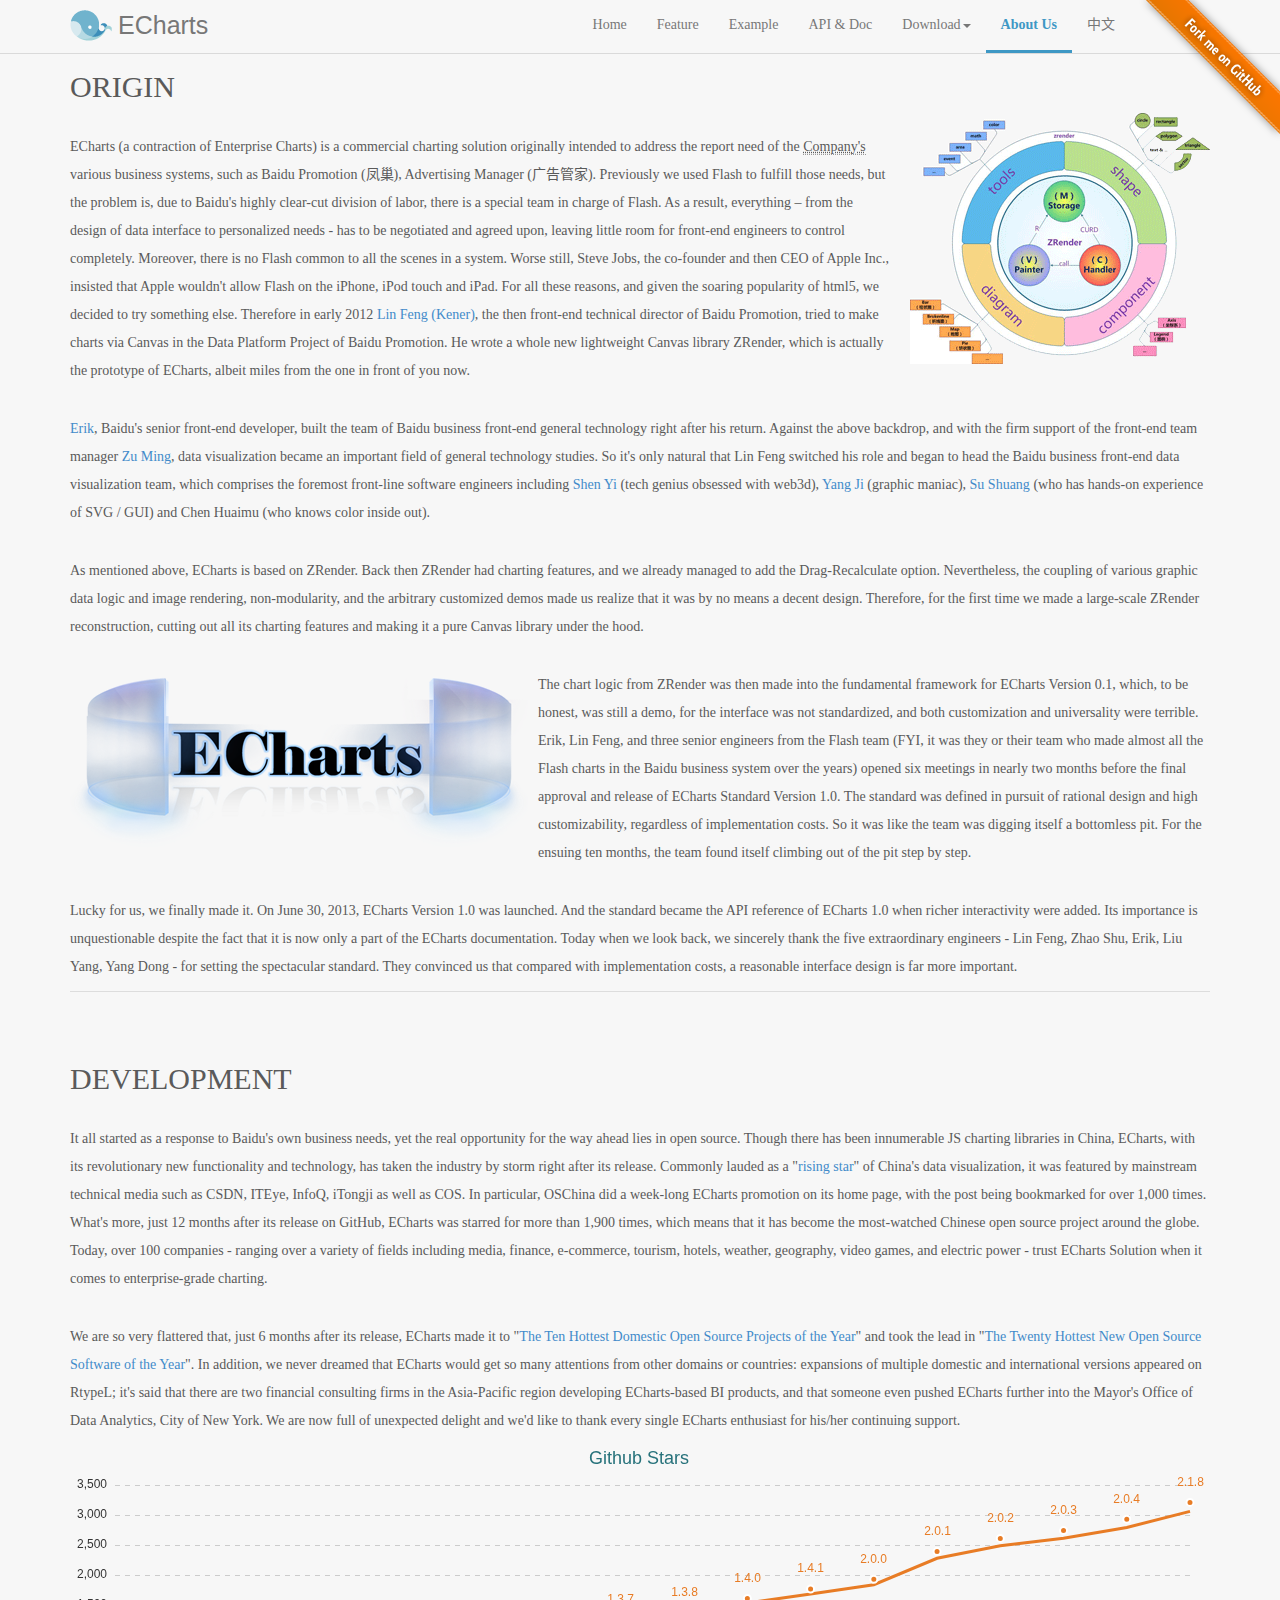
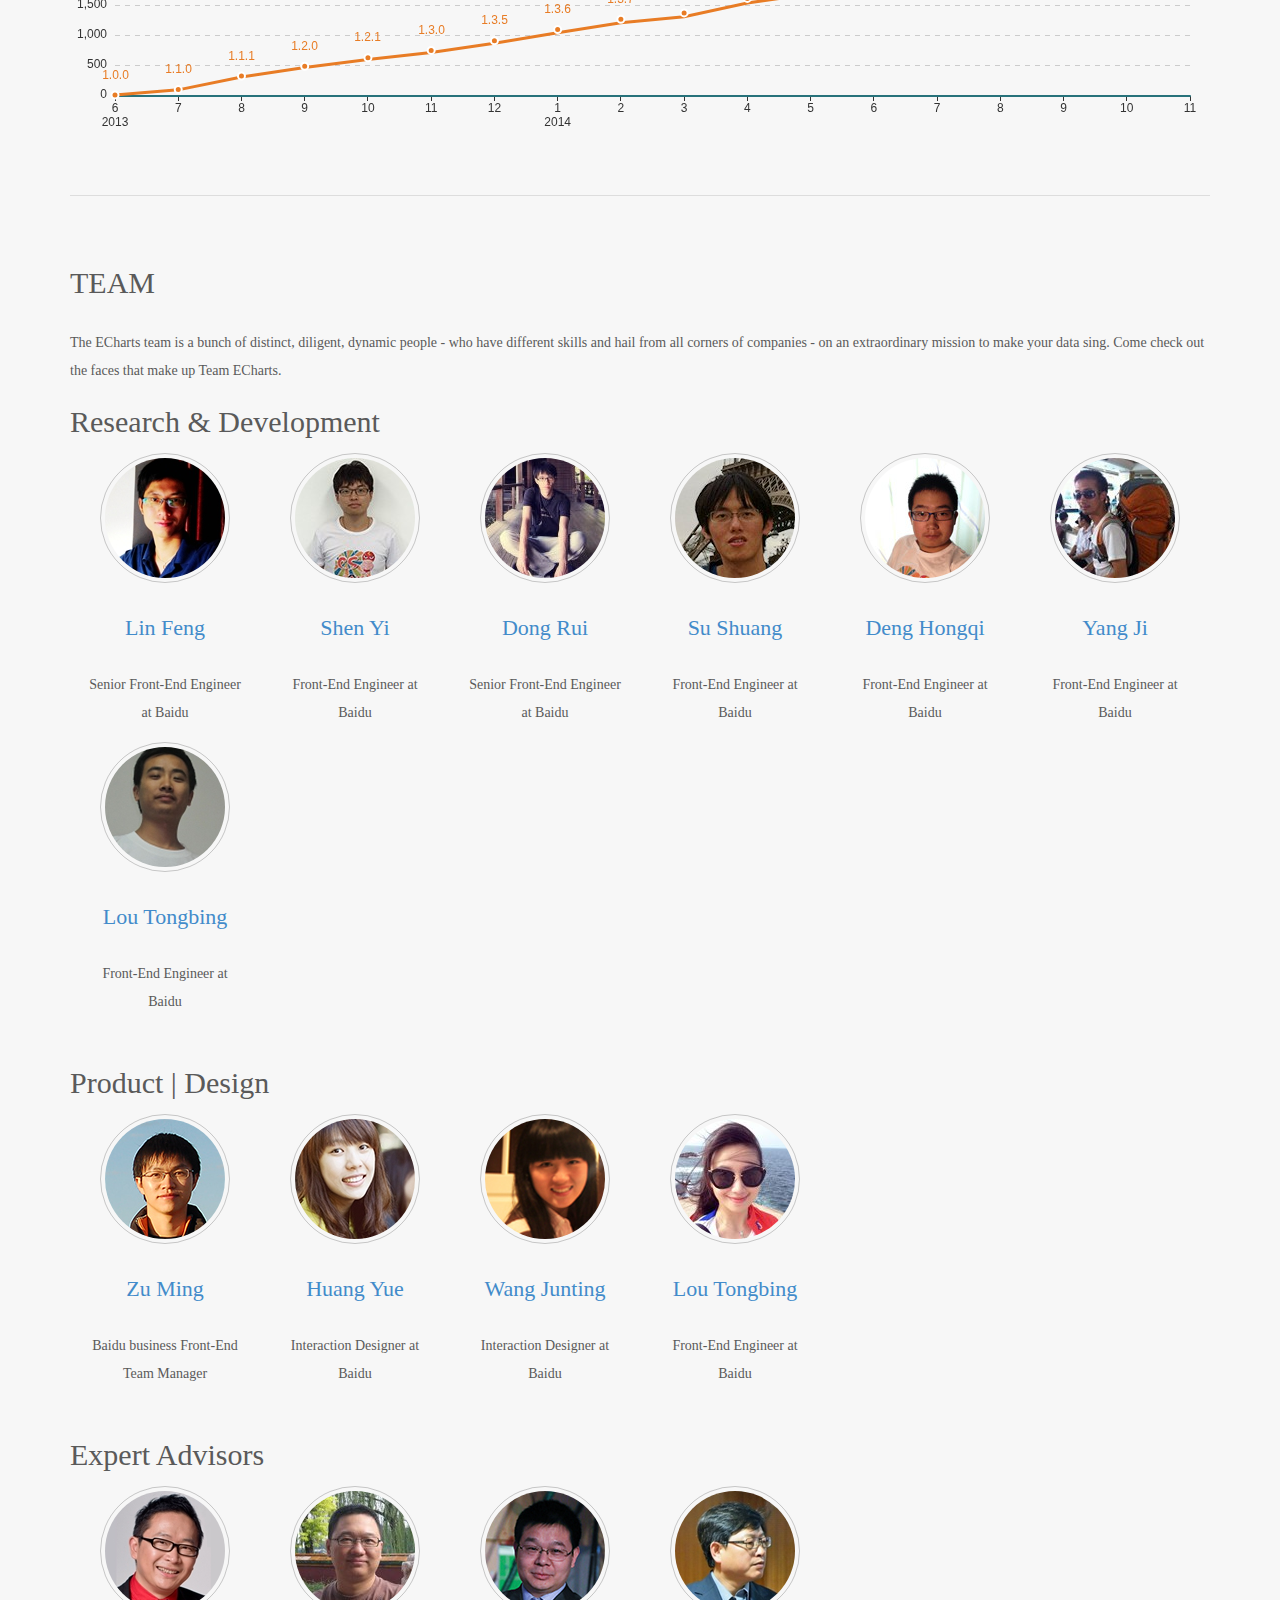
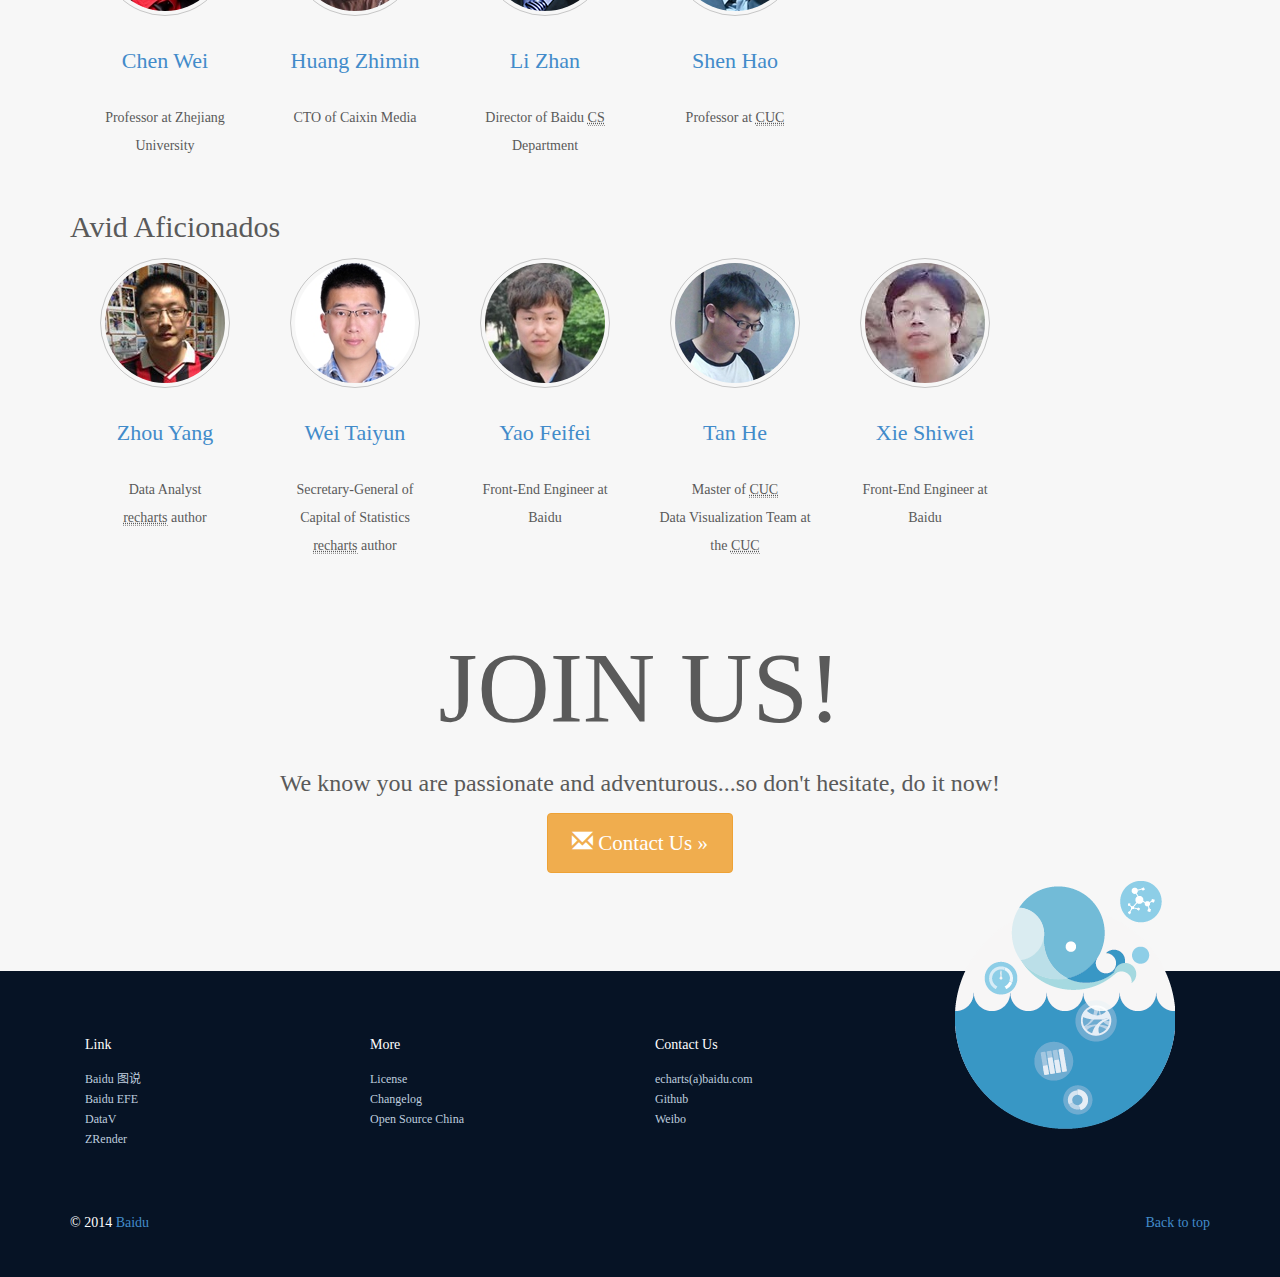
<file: echarts-2.1.10/doc/about-en.html>
<!DOCTYPE html>
<html lang="zh-cn">
  <head>
    <meta charset="utf-8">
    <meta http-equiv="X-UA-Compatible" content="IE=edge">
    <meta name="viewport" content="width=device-width, initial-scale=1.0">
    <meta name="description" content="ECharts">
    <meta name="author" content="kener.linfeng@gmail.com">
    <title>ECharts · About</title>

    <link rel="shortcut icon" href="./asset/ico/favicon.png">

    <link href="http://maxcdn.bootstrapcdn.com/font-awesome/4.1.0/css/font-awesome.min.css" rel="stylesheet">
    <link href="./asset/css/bootstrap.css" rel="stylesheet">
    <link href="./asset/css/carousel.css" rel="stylesheet">
    <link href="./asset/css/echartsHome.css" rel="stylesheet">
    <!-- HTML5 shim and Respond.js IE8 support of HTML5 elements and media queries -->
    <!--[if lt IE 9]>
      <script src="https://oss.maxcdn.com/html5shiv/3.7.2/html5shiv.min.js"></script>
      <script src="https://oss.maxcdn.com/respond/1.4.2/respond.min.js"></script>
    <![endif]-->
    <style type="text/css">
        /* Main marketing message and sign up button */
      .img-circle {
          border: 1px solid rgba(0, 0, 0, 0.2);
          padding: 4px;
          margin: 5px;
      }
      .container p {
          margin-top:30px;
      }
      h2 a {
          font-size:22px;
      }
    </style>
  </head>

  <body>
    <!-- Fixed navbar -->
    <div class="navbar navbar-default navbar-fixed-top" role="navigation" id="head"></div>

    <div class="container">
      <div class="row">
          <h2>ORIGIN</h2>
          <img class="pull-right" src="asset/img/about/zrender1.png" style="margin-left:20px;">
          <p>ECharts (a contraction of Enterprise Charts) is a commercial charting solution originally intended to address the report need of the <abbr title="Baidu">Company's</abbr> various business systems, such as Baidu Promotion (凤巢), Advertising Manager (广告管家). Previously we used Flash to fulfill those needs, but the problem is, due to Baidu's highly clear-cut division of labor, there is a special team in charge of Flash. As a result, everything – from the design of data interface to personalized needs - has to be negotiated and agreed upon, leaving little room for front-end engineers to control completely. Moreover, there is no Flash common to all the scenes in a system. Worse still, Steve Jobs, the co-founder and then CEO of Apple Inc., insisted that Apple wouldn't allow Flash on the iPhone, iPod touch and iPad. For all these reasons, and given the soaring popularity of html5, we decided to try something else. Therefore in early 2012 <a href="http://weibo.com/kenerlinfeng" target="_blank">Lin Feng (Kener)</a>, the then front-end technical director of Baidu Promotion, tried to make charts via Canvas in the Data Platform Project of Baidu Promotion. He wrote a whole new lightweight Canvas library ZRender, which is actually the prototype of ECharts, albeit miles from the one in front of you now.</p>
          <p><a href="http://weibo.com/errorrik" target="_blank">Erik</a>, Baidu's senior front-end developer, built the team of Baidu business front-end general technology right after his return. Against the above backdrop, and with the firm support of the front-end team manager <a href="http://weibo.com/forain" target="_blank">Zu Ming</a>, data visualization became an important field of general technology studies. So it's only natural that Lin Feng switched his role and began to head the Baidu business front-end data visualization team, which comprises the foremost front-line software engineers including <a href="http://weibo.com/pissang" target="_blank">Shen Yi</a> (tech genius obsessed with web3d), <a href="http://weibo.com/wind108369" target="_blank">Yang Ji</a> (graphic maniac), <a href="http://weibo.com/u/2113446991" target="_blank">Su Shuang </a>(who has hands-on experience of SVG / GUI) and Chen Huaimu (who knows color inside out).</p>
          
          <p>As mentioned above, ECharts is based on ZRender. Back then ZRender had charting features, and we already managed to add the Drag-Recalculate option. Nevertheless, the coupling of various graphic data logic and image rendering, non-modularity, and the arbitrary customized demos made us realize that it was by no means a decent design. Therefore, for the first time we made a large-scale ZRender reconstruction, cutting out all its charting features and making it a pure Canvas library under the hood. </p>
          <img class="pull-left" src="asset/img/about/echarts1.png" style="margin-right:10px;">
          <p>The chart logic from ZRender was then made into the fundamental framework for ECharts Version 0.1, which, to be honest, was still a demo, for the interface was not standardized, and both customization and universality were terrible. Erik, Lin Feng, and three senior engineers from the Flash team (FYI, it was they or their team who made almost all the Flash charts in the Baidu business system over the years) opened six meetings in nearly two months before the final approval and release of ECharts Standard Version 1.0. The standard was defined in pursuit of rational design and high customizability, regardless of implementation costs. So it was like the team was digging itself a bottomless pit. For the ensuing ten months, the team found itself climbing out of the pit step by step.</p>
          <p>Lucky for us, we finally made it. On June 30, 2013, ECharts Version 1.0 was launched. And the standard became the API reference of ECharts 1.0 when richer interactivity were added. Its importance is unquestionable despite the fact that it is now only a part of the ECharts documentation. Today when we look back, we sincerely thank the five extraordinary engineers - Lin Feng, Zhao Shu, Erik, Liu Yang, Yang Dong - for setting the spectacular standard. They convinced us that compared with implementation costs, a reasonable interface design is far more important.</p>
      </div>
      
      <div class="row featurette">
          <h2>DEVELOPMENT</h2>
          <p>It all started as a response to Baidu's own business needs, yet the real opportunity for the way ahead lies in open source. Though there has been innumerable JS charting libraries in China, ECharts, with its revolutionary new functionality and technology, has taken the industry by storm right after its release. Commonly lauded as a "<a href="http://www.itongji.cn/article/0P525392013.html" target="_blank">rising star</a>" of China's data visualization, it was featured by mainstream technical media such as CSDN, ITEye, InfoQ, iTongji as well as COS. In particular, OSChina did a week-long ECharts promotion on its home page, with the post being bookmarked for over 1,000 times. What's more, just 12 months after its release on GitHub, ECharts was starred for more than 1,900 times, which means that it has become the most-watched Chinese open source project around the globe. Today, over 100 companies - ranging over a variety of fields including media, finance, e-commerce, tourism, hotels, weather, geography, video games, and electric power - trust ECharts Solution when it comes to enterprise-grade charting.</p>
          <p>We are so very flattered that, just 6 months after its release, ECharts made it to "<a href="http://www.oschina.net/news/47438/2013-top-10-hot-projects-in-china" target="_blank">The Ten Hottest Domestic Open Source Projects of the Year</a>" and took the lead in "<a href="http://www.oschina.net/news/47468/2013-top-20-newest-opensource-projects" target="_blank">The Twenty Hottest New Open Source Software of the Year</a>". In addition, we never dreamed that ECharts would get so many attentions from other domains or countries: expansions of multiple domestic and international versions appeared on RtypeL; it's said that there are two financial consulting firms in the Asia-Pacific region developing ECharts-based BI products, and that someone even pushed ECharts further into the Mayor's Office of Data Analytics, City of New York. We are now full of unexpected delight and we'd like to thank every single ECharts enthusiast for his/her continuing support. </p>
          <div id="main" style="height:300px;"></div>
      </div>
      
      <div class="row featurette team">
          <h2>TEAM</h2>
          <p>The ECharts team is a bunch of distinct, diligent, dynamic people - who have different skills and hail from all corners of companies - on an extraordinary mission to make your data sing. Come check out the faces that make up Team ECharts.</p>
          
          <h2>Research & Development</h2>
          <div class="row">
            <div class="col-md-2 text-center">
              <img class="img-circle" src="asset/img/about/linfeng.jpg">
              <h2><a href="http://weibo.com/kenerlinfeng" target="_blank">Lin Feng</a></h2>
              <p>Senior Front-End Engineer at Baidu</p>
            </div>
            <div class="col-md-2 text-center">
              <img class="img-circle" src="asset/img/about/shenyi.jpg">
              <h2><a href="http://weibo.com/pissang" target="_blank">Shen Yi</a></h2>
              <p>Front-End Engineer at Baidu</p>
            </div>
            <div class="col-md-2 text-center">
              <img class="img-circle" src="asset/img/about/erik.jpg">
              <h2><a href="http://weibo.com/errorrik" target="_blank">Dong Rui</a></h2>
              <p>Senior Front-End Engineer at Baidu</p>
            </div>
            <div class="col-md-2 text-center">
              <img class="img-circle" src="asset/img/about/sushuang.jpg">
              <h2><a href="http://weibo.com/u/2113446991" target="_blank">Su Shuang</a></h2>
              <p>Front-End Engineer at Baidu</p>
            </div>
            <div class="col-md-2 text-center">
              <img class="img-circle" src="asset/img/about/denghongqi.jpg">
              <h2><a href="http://weibo.com/u/2810393271" target="_blank">Deng Hongqi</a></h2>
              <p>Front-End Engineer at Baidu</p>
            </div>
            <div class="col-md-2 text-center">
              <img class="img-circle" src="asset/img/about/yangji.jpg">
              <h2><a href="http://weibo.com/wind108369" target="_blank">Yang Ji</a></h2>
              <p>Front-End Engineer at Baidu</p>
            </div>
            <div class="col-md-2 text-center">
              <img class="img-circle" src="asset/img/about/loutongbing.jpg">
              <h2><a href="http://weibo.com/loutongbing" target="_blank">Lou Tongbing</a></h2>
              <p>Front-End Engineer at Baidu</p>
            </div>
          </div>
          
          <h2>Product | Design</h2>
          <div class="row">
            <div class="col-md-2 text-center">
              <img class="img-circle" src="asset/img/about/zuming.jpg">
              <h2><a href="http://weibo.com/forain" target="_blank">Zu Ming</a></h2>
              <p>Baidu business Front-End Team Manager</p>
            </div>
            <div class="col-md-2 text-center">
              <img class="img-circle" src="asset/img/about/huangyue.jpg">
              <h2><a href="http://weibo.com/u/1823030471" target="_blank">Huang Yue</a></h2>
              <p>Interaction Designer at Baidu</p>
            </div>
            <div class="col-md-2 text-center">
              <img class="img-circle" src="asset/img/about/wangjunting.jpg">
              <h2><a href="http://weibo.com/u/1237163505" target="_blank">Wang Junting</a></h2>
              <p>Interaction Designer at Baidu</p>
            </div>
            <div class="col-md-2 text-center">
              <img class="img-circle" src="asset/img/about/huyao.jpg">
              <h2><a href="http://weibo.com/loutongbing" target="_blank">Lou Tongbing</a></h2>
              <p>Front-End Engineer at Baidu</p>
            </div>
            <!--div class="col-md-2 text-center">
              <img class="img-circle" src="asset/img/about/zhangyanru.jpg">
              <h2><a href="#" target="_blank">Zhang Yanru</a></h2>
              <p>Interaction Designer at Baidu</p>
            </div>
            <div class="col-md-2 text-center">
              <img class="img-circle" src="asset/img/about/yandong.jpg">
              <h2><a href="http://weibo.com/ShiMiTu2007" target="_blank">颜东</a></h2>
              <p>视觉中国设计总监</p>
            </div-->
          </div>
          
          <h2>Expert Advisors</h2>
          <div class="row">
            <div class="col-md-2 text-center">
              <img class="img-circle" src="asset/img/about/chenwei.jpg">
              <h2><a href="http://weibo.com/shearwarp" target="_blank">Chen Wei</a></h2>
              <p>Professor at Zhejiang University</p>
            </div>
            <div class="col-md-2 text-center">
              <img class="img-circle" src="asset/img/about/huangzhimin.jpg">
              <h2><a href="http://weibo.com/u/2006785117" target="_blank">Huang Zhimin</a></h2>
              <p>CTO of Caixin Media</p>
            </div>
            <div class="col-md-2 text-center">
              <img class="img-circle" src="asset/img/about/lizhan.jpg">
              <h2><a href="http://weibo.com/u/2042635201" target="_blank">Li Zhan</a></h2>
              <p>Director of Baidu <abbr title="Composite Search">CS</abbr> Department</p>
            </div>
            <div class="col-md-2 text-center">
              <img class="img-circle" src="asset/img/about/shenhao.jpg">
              <h2><a href="http://weibo.com/shenhaolaoshi" target="_blank">Shen Hao</a></h2>
              <p>Professor at <abbr title="Communication University of China">CUC</abbr></p>
            </div>
          </div>
          
          <h2>Avid Aficionados</h2>
          <div class="row" style="margin-bottom:0;">
            <div class="col-md-2 text-center">
              <img class="img-circle" src="asset/img/about/zhouyang.jpg">
              <h2><a href="http://weibo.com/zhouyummy" target="_blank">Zhou Yang</a></h2>
              <p>Data Analyst<br/><abbr title="ECharts package in R">recharts</abbr> author</p>
            </div>
            <div class="col-md-2 text-center">
              <img class="img-circle" src="asset/img/about/weitaiyun.jpg">
              <h2><a href="http://weibo.com/taiyun" target="_blank">Wei Taiyun</a></h2>
              <p>Secretary-General of Capital of Statistics<br/><abbr title="ECharts package in R">recharts</abbr> author</p>
            </div>
            <div class="col-md-2 text-center">
              <img class="img-circle" src="asset/img/about/yaofeifei.jpg">
              <h2><a href="http://weibo.com/645008221" target="_blank">Yao Feifei</a></h2>
              <p>Front-End Engineer at Baidu</p>
            </div>
            <div class="col-md-2 text-center">
              <img class="img-circle" src="asset/img/about/tanhe.jpg">
              <h2><a href="http://weibo.com/fengmengxia" target="_blank">Tan He</a></h2>
              <p>Master of <abbr title="Communication University of China">CUC</abbr><br/>Data Visualization Team at the <abbr title="Communication University of China">CUC</abbr></p>
            </div>
            <div class="col-md-2 text-center">
              <img class="img-circle" src="asset/img/about/xieshiwei.jpg">
              <h2><a href="https://github.com/i6ma" target="_blank">Xie Shiwei</a></h2>
              <p>Front-End Engineer at Baidu</p>
            </div>
          </div>
      </div>
      <!-- Jumbotron -->
      <div class="jumbotron">
        <h1>JOIN US!</h1>
        <p class="lead">We know you are passionate and adventurous...so don't hesitate, do it now!</p>
        <a class="btn btn-large btn-warning" href="mailto:echarts(a)baidu.com"><i class="glyphicon glyphicon-envelope"></i> Contact Us &raquo;</a>
      </div>
    </div> <!-- /container -->
    
    <footer id="footer"></footer>
    <!-- Le javascript
    ================================================== -->
    <!-- Placed at the end of the document so the pages load faster -->
    <script src="./asset/js/jquery.min.js"></script>
    <script type="text/javascript" src="./asset/js/echartsHome.js"></script>
    <script src="./asset/js/bootstrap.min.js"></script>
    <script src="example/www/js/echarts.js"></script>
    <script type="text/javascript">
        require.config({
            paths: {
                echarts: 'example/www/js'
            }
        });
        require(
            [
                'echarts',
                'example/theme/infographic',
                'echarts/chart/line'
            ],
            function(ec, theme) {
                myChart = ec.init(document.getElementById('main'), theme);
                myChart.setOption({
                    title : {
                        text: 'Github Stars',
                        x:'center'
                    },
                    tooltip : {
                        trigger: 'axis',
                        axisPointer:{type:'none'},
                        showDelay: 0
                    },
                    grid:{x:45,x2:20,y:40,y2:50},
                    xAxis : [
                        {
                            type : 'category',
                            boundaryGap : false,
                            axisLabel: {
                                interval:0,
                                formatter:function(v){
                                    switch(v) {
                                        case '2013年6月':
                                            return '6\n2013';
                                        case '2014年1月':
                                            return '1\n2014';
                                        default:
                                            return v.substr(5).replace('月','');
                                    }
                                }
                            },
                            data : [
                                '2013年6月','2013年7月','2013年8月','2013年9月','2013年10月',
                                '2013年11月','2013年12月','2014年1月','2014年2月','2014年3月',
                                '2014年4月','2014年5月','2014年6月','2014年7月','2014年8月',
                                '2014年9月','2014年10月','2014年11月'
                            ]
                        }
                    ],
                    yAxis : [
                        {
                            type: 'value',
                            splitNumber: 7,
                            min: 0,
                            max: 3500
                        }
                    ],
                    series : [{
                        name:'echarts',
                        type:'line',
                        itemStyle:{normal:{color:'#E87C25'}},
                        data:[
                          {value:0,itemStyle:{normal:{label:{show:true,formatter:'1.0.0'}}}},
                          {value:90,itemStyle:{normal:{label:{show:true,formatter:'1.1.0'}}}},
                          {value:316,itemStyle:{normal:{label:{show:true,formatter:'1.1.1'}}}},
                          {value:480,itemStyle:{normal:{label:{show:true,formatter:'1.2.0'}}}},
                          {value:620,itemStyle:{normal:{label:{show:true,formatter:'1.2.1'}}}},
                          {value:743,itemStyle:{normal:{label:{show:true,formatter:'1.3.0'}}}},
                          {value:904,itemStyle:{normal:{label:{show:true,formatter:'1.3.5'}}}},
                          {value:1090,itemStyle:{normal:{label:{show:true,formatter:'1.3.6'}}}},
                          {value:1262,itemStyle:{normal:{label:{show:true,formatter:'1.3.7'}}}},
                          {value:1368,itemStyle:{normal:{label:{show:true,formatter:'1.3.8'}}}},
                          {value:1610,itemStyle:{normal:{label:{show:true,formatter:'1.4.0'}}}},
                          {value:1767,itemStyle:{normal:{label:{show:true,formatter:'1.4.1'}}}},
                          {value:1928,itemStyle:{normal:{label:{show:true,formatter:'2.0.0'}}}},
                          {value:2390,itemStyle:{normal:{label:{show:true,formatter:'2.0.1'}}}},
                          {value:2610,itemStyle:{normal:{label:{show:true,formatter:'2.0.2'}}}},
                          {value:2740,itemStyle:{normal:{label:{show:true,formatter:'2.0.3'}}}},
                          {value:2930,itemStyle:{normal:{label:{show:true,formatter:'2.0.4'}}}},
                          {value:3210,itemStyle:{normal:{label:{show:true,formatter:'2.1.8'}}}}
                        ]
                    }]
                });
                window.onresize = myChart.resize;
            }
        );

    </script>
  </body>
</html>
</file>
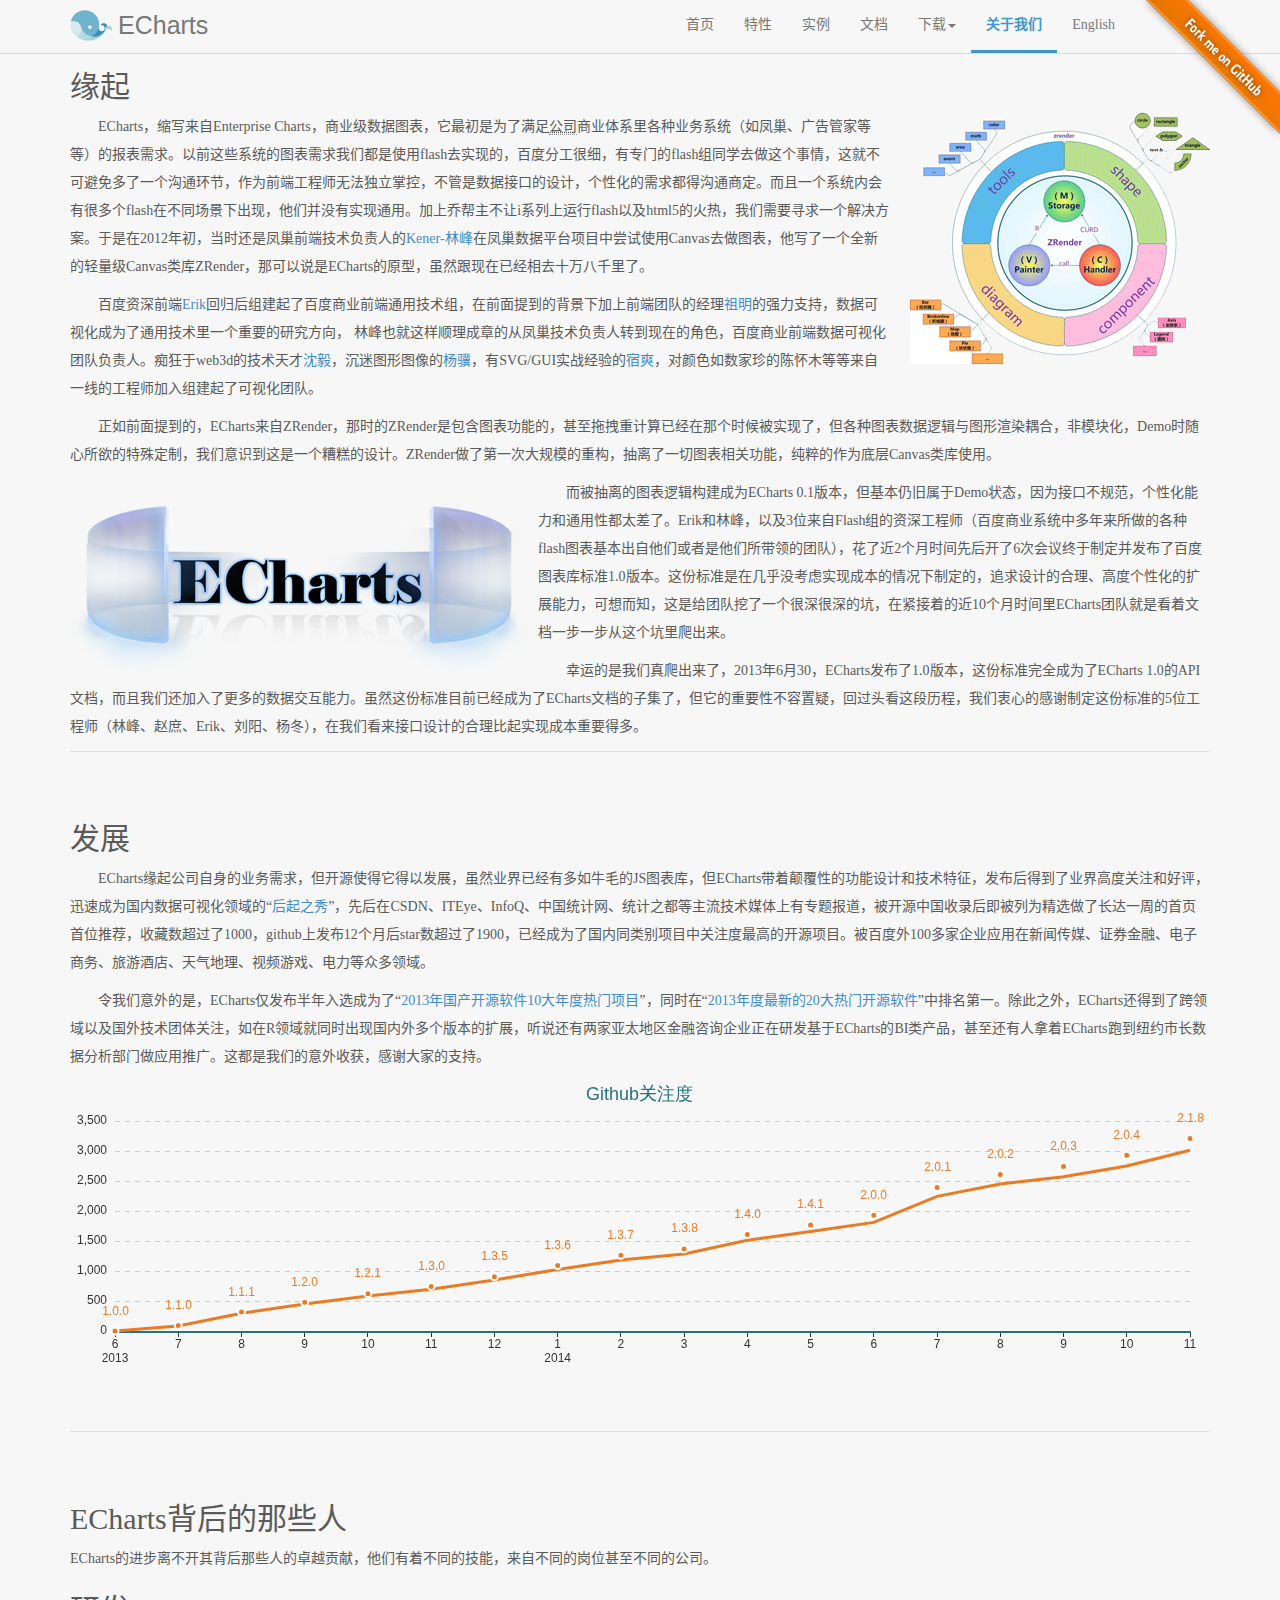
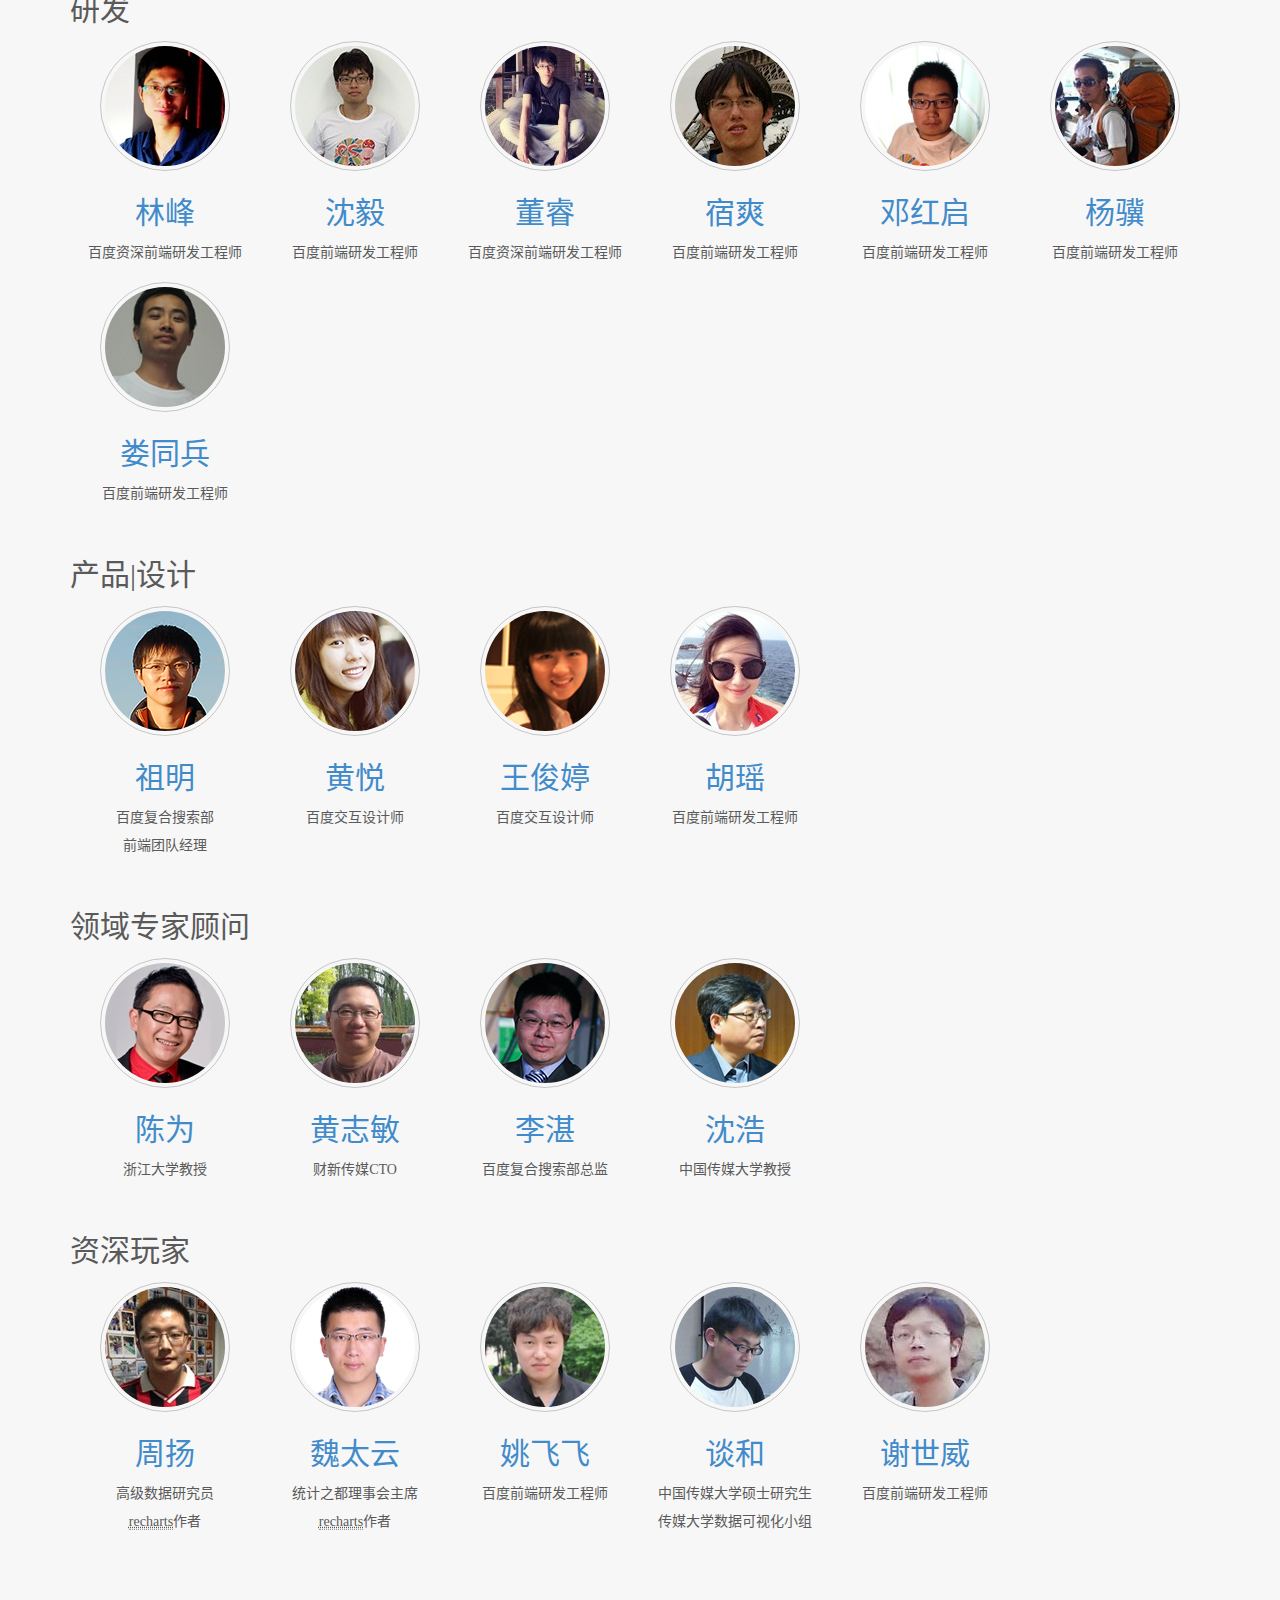
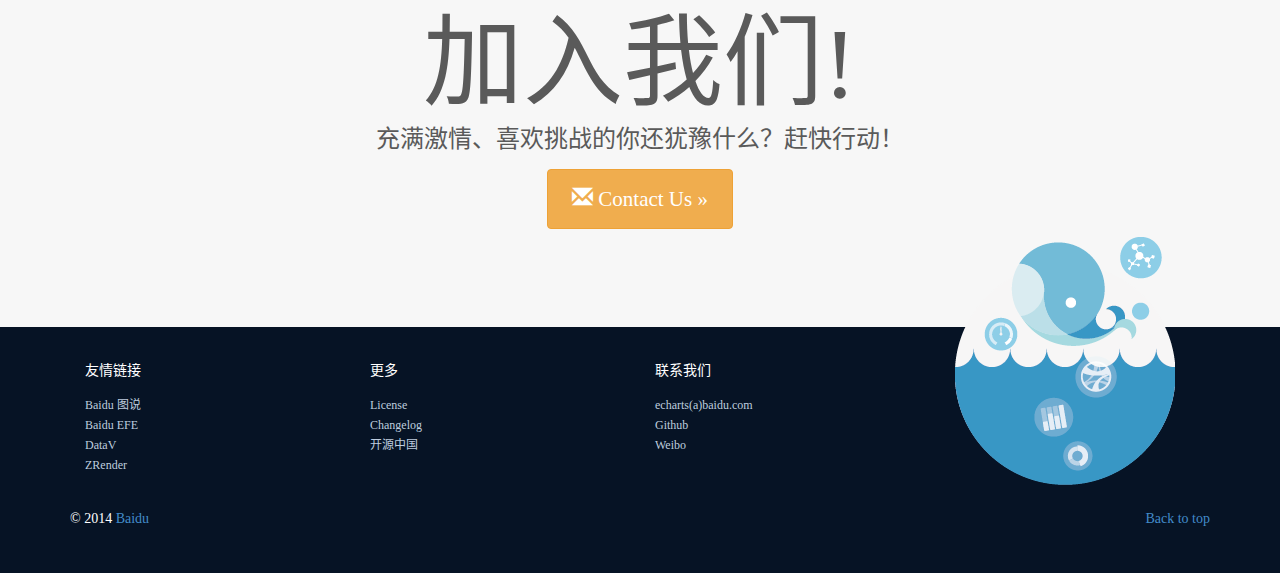
<file: echarts-2.1.10/doc/about.html>
<!DOCTYPE html>
<html lang="zh-cn">
  <head>
    <meta charset="utf-8">
    <meta http-equiv="X-UA-Compatible" content="IE=edge">
    <meta name="viewport" content="width=device-width, initial-scale=1.0">
    <meta name="description" content="ECharts">
    <meta name="author" content="kener.linfeng@gmail.com">
    <title>ECharts · About</title>

    <link rel="shortcut icon" href="./asset/ico/favicon.png">

    <link href="http://maxcdn.bootstrapcdn.com/font-awesome/4.1.0/css/font-awesome.min.css" rel="stylesheet">
    <link href="./asset/css/bootstrap.css" rel="stylesheet">
    <link href="./asset/css/carousel.css" rel="stylesheet">
    <link href="./asset/css/echartsHome.css" rel="stylesheet">
    <!-- HTML5 shim and Respond.js IE8 support of HTML5 elements and media queries -->
    <!--[if lt IE 9]>
      <script src="https://oss.maxcdn.com/html5shiv/3.7.2/html5shiv.min.js"></script>
      <script src="https://oss.maxcdn.com/respond/1.4.2/respond.min.js"></script>
    <![endif]-->
    <style type="text/css">
        /* Main marketing message and sign up button */
      .img-circle {
          border: 1px solid rgba(0, 0, 0, 0.2);
          padding: 4px;
          margin: 5px;
      }
    </style>
  </head>

  <body>
    <!-- Fixed navbar -->
    <div class="navbar navbar-default navbar-fixed-top" role="navigation" id="head"></div>

    <div class="container">
      <div class="row">
          <h2>缘起</h2>
          <img class="pull-right" src="asset/img/about/zrender1.png" style="margin-left:20px;">
          <p>&#12288;&#12288;ECharts，缩写来自Enterprise Charts，商业级数据图表，它最初是为了满足<abbr title="百度">公司</abbr>商业体系里各种业务系统（如凤巢、广告管家等等）的报表需求。以前这些系统的图表需求我们都是使用flash去实现的，百度分工很细，有专门的flash组同学去做这个事情，这就不可避免多了一个沟通环节，作为前端工程师无法独立掌控，不管是数据接口的设计，个性化的需求都得沟通商定。而且一个系统内会有很多个flash在不同场景下出现，他们并没有实现通用。加上乔帮主不让i系列上运行flash以及html5的火热，我们需要寻求一个解决方案。于是在2012年初，当时还是凤巢前端技术负责人的<a href="http://weibo.com/kenerlinfeng" target="_blank">Kener-林峰</a>在凤巢数据平台项目中尝试使用Canvas去做图表，他写了一个全新的轻量级Canvas类库ZRender，那可以说是ECharts的原型，虽然跟现在已经相去十万八千里了。</p>
          <p>&#12288;&#12288;百度资深前端<a href="http://weibo.com/errorrik" target="_blank">Erik</a>回归后组建起了百度商业前端通用技术组，在前面提到的背景下加上前端团队的经理<a href="http://weibo.com/forain" target="_blank">祖明</a>的强力支持，数据可视化成为了通用技术里一个重要的研究方向， 林峰也就这样顺理成章的从凤巢技术负责人转到现在的角色，百度商业前端数据可视化团队负责人。痴狂于web3d的技术天才<a href="http://weibo.com/pissang" target="_blank">沈毅</a>，沉迷图形图像的<a href="http://weibo.com/wind108369" target="_blank">杨骥</a>，有SVG/GUI实战经验的<a href="http://weibo.com/u/2113446991" target="_blank">宿爽</a>，对颜色如数家珍的陈怀木等等来自一线的工程师加入组建起了可视化团队。</p>
          
          <p>&#12288;&#12288;正如前面提到的，ECharts来自ZRender，那时的ZRender是包含图表功能的，甚至拖拽重计算已经在那个时候被实现了，但各种图表数据逻辑与图形渲染耦合，非模块化，Demo时随心所欲的特殊定制，我们意识到这是一个糟糕的设计。ZRender做了第一次大规模的重构，抽离了一切图表相关功能，纯粹的作为底层Canvas类库使用。</p>
          <img class="pull-left" src="asset/img/about/echarts1.png" style="margin-right:10px;">
          <p>&#12288;&#12288;而被抽离的图表逻辑构建成为ECharts 0.1版本，但基本仍旧属于Demo状态，因为接口不规范，个性化能力和通用性都太差了。Erik和林峰，以及3位来自Flash组的资深工程师（百度商业系统中多年来所做的各种flash图表基本出自他们或者是他们所带领的团队），花了近2个月时间先后开了6次会议终于制定并发布了百度图表库标准1.0版本。这份标准是在几乎没考虑实现成本的情况下制定的，追求设计的合理、高度个性化的扩展能力，可想而知，这是给团队挖了一个很深很深的坑，在紧接着的近10个月时间里ECharts团队就是看着文档一步一步从这个坑里爬出来。</p>
          <p>&#12288;&#12288;幸运的是我们真爬出来了，2013年6月30，ECharts发布了1.0版本，这份标准完全成为了ECharts 1.0的API文档，而且我们还加入了更多的数据交互能力。虽然这份标准目前已经成为了ECharts文档的子集了，但它的重要性不容置疑，回过头看这段历程，我们衷心的感谢制定这份标准的5位工程师（林峰、赵庶、Erik、刘阳、杨冬），在我们看来接口设计的合理比起实现成本重要得多。</p>
      </div>
      
      <div class="row featurette">
          <h2>发展</h2>
          <p>&#12288;&#12288;ECharts缘起公司自身的业务需求，但开源使得它得以发展，虽然业界已经有多如牛毛的JS图表库，但ECharts带着颠覆性的功能设计和技术特征，发布后得到了业界高度关注和好评，迅速成为国内数据可视化领域的“<a href="http://www.itongji.cn/article/0P525392013.html" target="_blank">后起之秀</a>”，先后在CSDN、ITEye、InfoQ、中国统计网、统计之都等主流技术媒体上有专题报道，被开源中国收录后即被列为精选做了长达一周的首页首位推荐，收藏数超过了1000，github上发布12个月后star数超过了1900，已经成为了国内同类别项目中关注度最高的开源项目。被百度外100多家企业应用在新闻传媒、证券金融、电子商务、旅游酒店、天气地理、视频游戏、电力等众多领域。</p>
          <p>&#12288;&#12288;令我们意外的是，ECharts仅发布半年入选成为了“<a href="http://www.oschina.net/news/47438/2013-top-10-hot-projects-in-china" target="_blank">2013年国产开源软件10大年度热门项目</a>”，同时在“<a href="http://www.oschina.net/news/47468/2013-top-20-newest-opensource-projects" target="_blank">2013年度最新的20大热门开源软件</a>”中排名第一。除此之外，ECharts还得到了跨领域以及国外技术团体关注，如在R领域就同时出现国内外多个版本的扩展，听说还有两家亚太地区金融咨询企业正在研发基于ECharts的BI类产品，甚至还有人拿着ECharts跑到纽约市长数据分析部门做应用推广。这都是我们的意外收获，感谢大家的支持。</p>
          <div id="main" style="height:300px;"></div>
      </div>
      
      <div class="row featurette team">
          <h2>ECharts背后的那些人</h2>
          <p>ECharts的进步离不开其背后那些人的卓越贡献，他们有着不同的技能，来自不同的岗位甚至不同的公司。</p>
          
          <!-- 研发  -->
          <h2>研发</h2>
          <div class="row">
            <div class="col-md-2 text-center">
              <img class="img-circle" src="asset/img/about/linfeng.jpg">
              <h2><a href="http://weibo.com/kenerlinfeng" target="_blank">林峰</a></h2>
              <p>百度资深前端研发工程师</p>
            </div>
            <div class="col-md-2 text-center">
              <img class="img-circle" src="asset/img/about/shenyi.jpg">
              <h2><a href="http://weibo.com/pissang" target="_blank">沈毅</a></h2>
              <p>百度前端研发工程师</p>
            </div>
            <div class="col-md-2 text-center">
              <img class="img-circle" src="asset/img/about/erik.jpg">
              <h2><a href="http://weibo.com/errorrik" target="_blank">董睿</a></h2>
              <p>百度资深前端研发工程师</p>
            </div>
            <div class="col-md-2 text-center">
              <img class="img-circle" src="asset/img/about/sushuang.jpg">
              <h2><a href="http://weibo.com/u/2113446991" target="_blank">宿爽</a></h2>
              <p>百度前端研发工程师</p>
            </div>
            <div class="col-md-2 text-center">
              <img class="img-circle" src="asset/img/about/denghongqi.jpg">
              <h2><a href="http://weibo.com/u/2810393271" target="_blank">邓红启</a></h2>
              <p>百度前端研发工程师</p>
            </div>
            <div class="col-md-2 text-center">
              <img class="img-circle" src="asset/img/about/yangji.jpg">
              <h2><a href="http://weibo.com/wind108369" target="_blank">杨骥</a></h2>
              <p>百度前端研发工程师</p>
            </div>
            <div class="col-md-2 text-center">
              <img class="img-circle" src="asset/img/about/loutongbing.jpg">
              <h2><a href="http://weibo.com/loutongbing" target="_blank">娄同兵</a></h2>
              <p>百度前端研发工程师</p>
            </div>
          </div>
          
          <!-- 产品  -->
          <h2>产品|设计</h2>
          <div class="row">
            <div class="col-md-2 text-center">
              <img class="img-circle" src="asset/img/about/zuming.jpg">
              <h2><a href="http://weibo.com/forain" target="_blank">祖明</a></h2>
              <p>百度复合搜索部<br/>前端团队经理</p>
            </div>
            <div class="col-md-2 text-center">
              <img class="img-circle" src="asset/img/about/huangyue.jpg">
              <h2><a href="http://weibo.com/u/1823030471" target="_blank">黄悦</a></h2>
              <p>百度交互设计师</p>
            </div>
            <div class="col-md-2 text-center">
              <img class="img-circle" src="asset/img/about/wangjunting.jpg">
              <h2><a href="http://weibo.com/u/1237163505" target="_blank">王俊婷</a></h2>
              <p>百度交互设计师</p>
            </div>
            <div class="col-md-2 text-center">
              <img class="img-circle" src="asset/img/about/huyao.jpg">
              <h2><a href="http://weibo.com/p/1005051742233685" target="_blank">胡瑶</a></h2>
              <p>百度前端研发工程师</p>
            </div>
            <!--div class="col-md-2 text-center">
              <img class="img-circle" src="asset/img/about/zhangyanru.jpg">
              <h2><a href="#" target="_blank">张彦如</a></h2>
              <p>百度交互设计师</p>
            </div>
            <div class="col-md-2 text-center">
              <img class="img-circle" src="asset/img/about/yandong.jpg">
              <h2><a href="http://weibo.com/ShiMiTu2007" target="_blank">颜东</a></h2>
              <p>视觉中国设计总监</p>
            </div-->
          </div>
          
          <!-- 领域专家顾问  -->
          <h2>领域专家顾问</h2>
          <div class="row">
            <div class="col-md-2 text-center">
              <img class="img-circle" src="asset/img/about/chenwei.jpg">
              <h2><a href="http://weibo.com/shearwarp" target="_blank">陈为</a></h2>
              <p>浙江大学教授</p>
            </div>
            <div class="col-md-2 text-center">
              <img class="img-circle" src="asset/img/about/huangzhimin.jpg">
              <h2><a href="http://weibo.com/u/2006785117" target="_blank">黄志敏</a></h2>
              <p>财新传媒CTO</p>
            </div>
            <div class="col-md-2 text-center">
              <img class="img-circle" src="asset/img/about/lizhan.jpg">
              <h2><a href="http://weibo.com/u/2042635201" target="_blank">李湛</a></h2>
              <p>百度复合搜索部总监</p>
            </div>
            <div class="col-md-2 text-center">
              <img class="img-circle" src="asset/img/about/shenhao.jpg">
              <h2><a href="http://weibo.com/shenhaolaoshi" target="_blank">沈浩</a></h2>
              <p>中国传媒大学教授</p>
            </div>
          </div>
          
          <!-- 资深玩家  -->
          <h2>资深玩家</h2>
          <div class="row" style="margin-bottom:0;">
            <div class="col-md-2 text-center">
              <img class="img-circle" src="asset/img/about/zhouyang.jpg">
              <h2><a href="http://weibo.com/zhouyummy" target="_blank">周扬</a></h2>
              <p>高级数据研究员<br/><abbr title="R语言下的ECharts包">recharts</abbr>作者</p>
            </div>
            <div class="col-md-2 text-center">
              <img class="img-circle" src="asset/img/about/weitaiyun.jpg">
              <h2><a href="http://weibo.com/taiyun" target="_blank">魏太云</a></h2>
              <p>统计之都理事会主席<br/><abbr title="R语言下的ECharts包">recharts</abbr>作者</p>
            </div>
            <div class="col-md-2 text-center">
              <img class="img-circle" src="asset/img/about/yaofeifei.jpg">
              <h2><a href="http://weibo.com/645008221" target="_blank">姚飞飞</a></h2>
              <p>百度前端研发工程师</p>
            </div>
            <div class="col-md-2 text-center">
              <img class="img-circle" src="asset/img/about/tanhe.jpg">
              <h2><a href="http://weibo.com/fengmengxia" target="_blank">谈和</a></h2>
              <p>中国传媒大学硕士研究生<br/>传媒大学数据可视化小组</p>
            </div>
            <div class="col-md-2 text-center">
              <img class="img-circle" src="asset/img/about/xieshiwei.jpg">
              <h2><a href="https://github.com/i6ma" target="_blank">谢世威</a></h2>
              <p>百度前端研发工程师</p>
            </div>
          </div>
      </div>
      <!-- Jumbotron -->
      <div class="jumbotron">
        <h1>加入我们!</h1>
        <p class="lead">充满激情、喜欢挑战的你还犹豫什么？赶快行动！</p>
        <a class="btn btn-large btn-warning" href="mailto:echarts(a)baidu.com"><i class="glyphicon glyphicon-envelope"></i> Contact Us &raquo;</a>
      </div>
    </div> <!-- /container -->
    
    <footer id="footer"></footer>
    <!-- Le javascript
    ================================================== -->
    <!-- Placed at the end of the document so the pages load faster -->
    <script src="./asset/js/jquery.min.js"></script>
    <script type="text/javascript" src="./asset/js/echartsHome.js"></script>
    <script src="./asset/js/bootstrap.min.js"></script>
    <script src="example/www/js/echarts.js"></script>
    <script type="text/javascript">
        require.config({
            paths: {
                echarts: 'example/www/js'
            }
        });
        require(
            [
                'echarts',
                'example/theme/infographic',
                'echarts/chart/line'
            ],
            function(ec, theme) {
                myChart = ec.init(document.getElementById('main'), theme);
                myChart.setOption({
                    title : {
                        text: 'Github关注度',
                        x:'center'
                    },
                    tooltip : {
                        trigger: 'axis',
                        axisPointer:{type:'none'},
                        showDelay: 0
                    },
                    grid:{x:45,x2:20,y:40,y2:50},
                    xAxis : [
                        {
                            type : 'category',
                            boundaryGap : false,
                            axisLabel: {
                                interval:0,
                                formatter:function(v){
                                    switch(v) {
                                        case '2013年6月':
                                            return '6\n2013';
                                        case '2014年1月':
                                            return '1\n2014';
                                        default:
                                            return v.substr(5).replace('月','');
                                    }
                                }
                            },
                            data : [
                                '2013年6月','2013年7月','2013年8月','2013年9月','2013年10月',
                                '2013年11月','2013年12月','2014年1月','2014年2月','2014年3月',
                                '2014年4月','2014年5月','2014年6月','2014年7月','2014年8月',
                                '2014年9月','2014年10月','2014年11月'
                            ]
                        }
                    ],
                    yAxis : [
                        {
                            type: 'value',
                            splitNumber: 7,
                            min: 0,
                            max: 3500
                        }
                    ],
                    series : [{
                        name:'echarts',
                        type:'line',
                        itemStyle:{normal:{color:'#E87C25'}},
                        data:[
                          {value:0,itemStyle:{normal:{label:{show:true,formatter:'1.0.0'}}}},
                          {value:90,itemStyle:{normal:{label:{show:true,formatter:'1.1.0'}}}},
                          {value:316,itemStyle:{normal:{label:{show:true,formatter:'1.1.1'}}}},
                          {value:480,itemStyle:{normal:{label:{show:true,formatter:'1.2.0'}}}},
                          {value:620,itemStyle:{normal:{label:{show:true,formatter:'1.2.1'}}}},
                          {value:743,itemStyle:{normal:{label:{show:true,formatter:'1.3.0'}}}},
                          {value:904,itemStyle:{normal:{label:{show:true,formatter:'1.3.5'}}}},
                          {value:1090,itemStyle:{normal:{label:{show:true,formatter:'1.3.6'}}}},
                          {value:1262,itemStyle:{normal:{label:{show:true,formatter:'1.3.7'}}}},
                          {value:1368,itemStyle:{normal:{label:{show:true,formatter:'1.3.8'}}}},
                          {value:1610,itemStyle:{normal:{label:{show:true,formatter:'1.4.0'}}}},
                          {value:1767,itemStyle:{normal:{label:{show:true,formatter:'1.4.1'}}}},
                          {value:1928,itemStyle:{normal:{label:{show:true,formatter:'2.0.0'}}}},
                          {value:2390,itemStyle:{normal:{label:{show:true,formatter:'2.0.1'}}}},
                          {value:2610,itemStyle:{normal:{label:{show:true,formatter:'2.0.2'}}}},
                          {value:2740,itemStyle:{normal:{label:{show:true,formatter:'2.0.3'}}}},
                          {value:2930,itemStyle:{normal:{label:{show:true,formatter:'2.0.4'}}}},
                          {value:3210,itemStyle:{normal:{label:{show:true,formatter:'2.1.8'}}}}
                        ]
                    }]
                });
                window.onresize = myChart.resize;
            }
        );

    </script>
  </body>
</html>
</file>
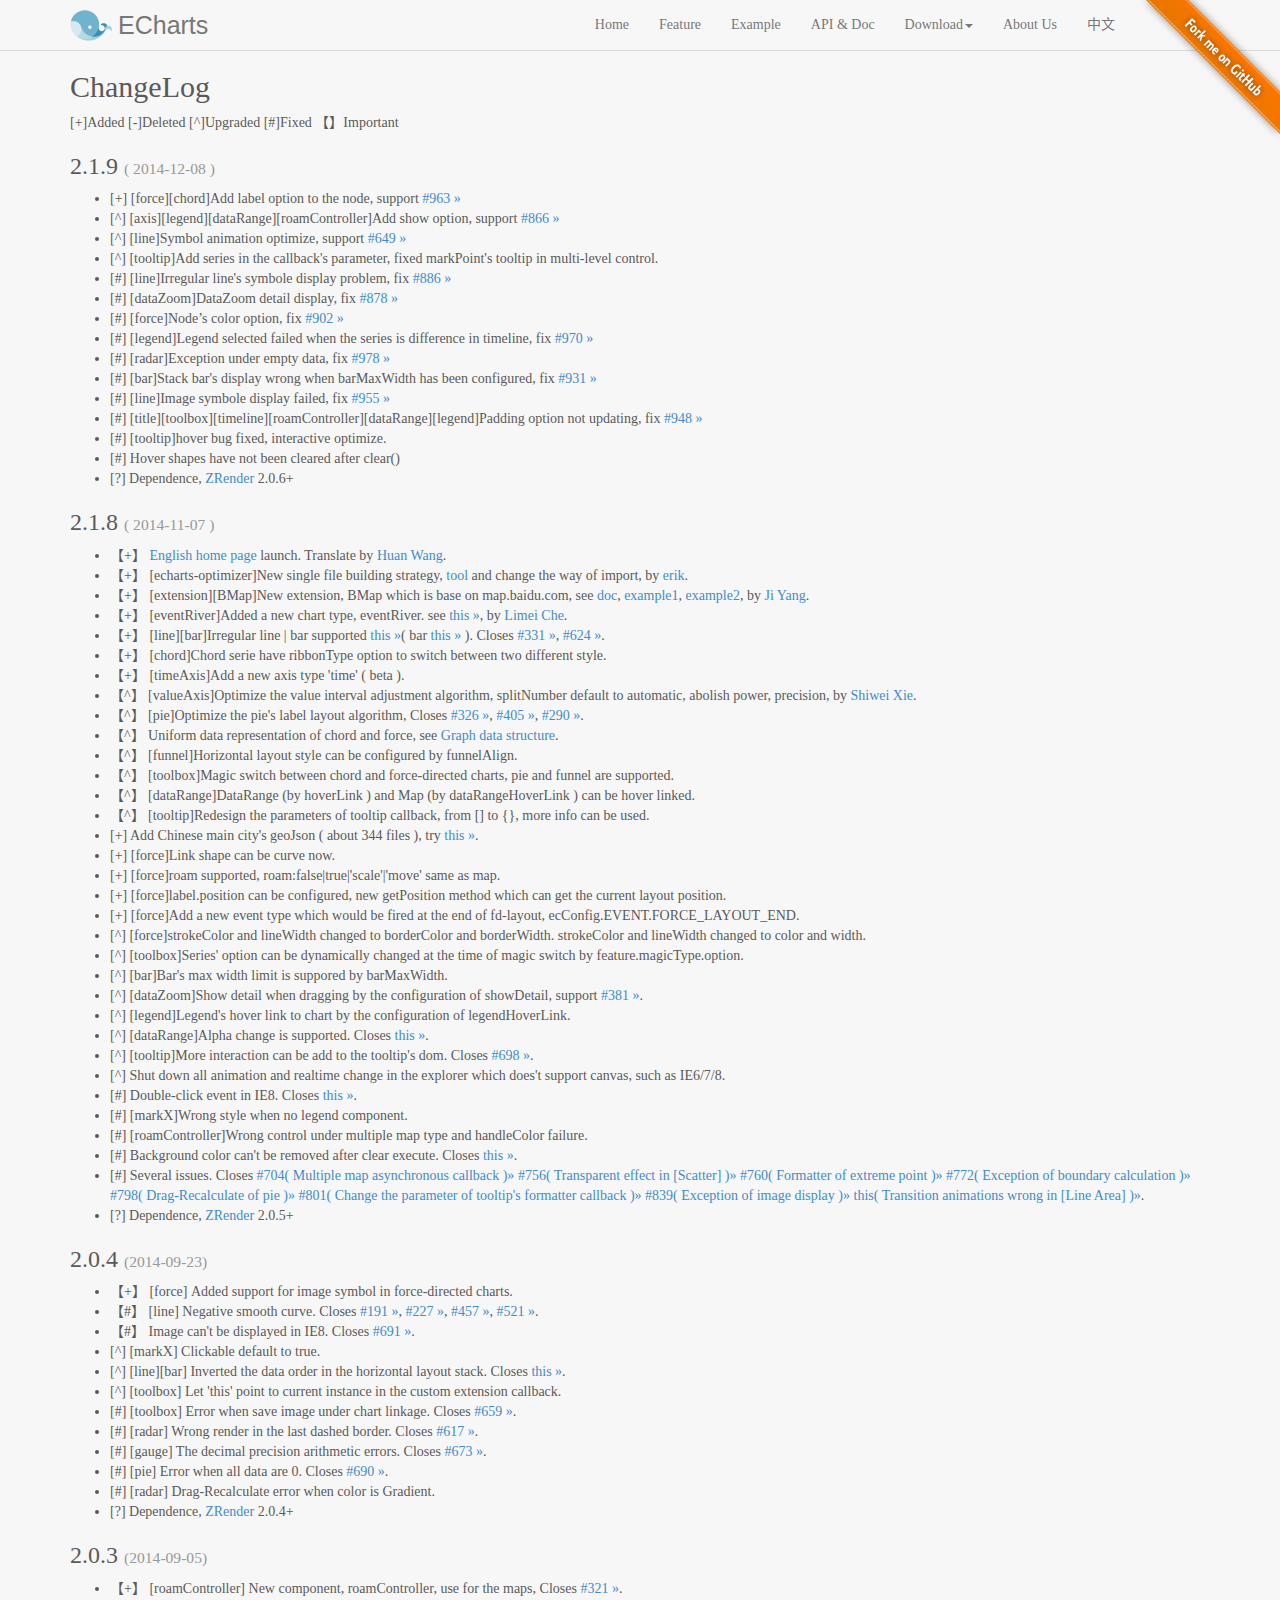
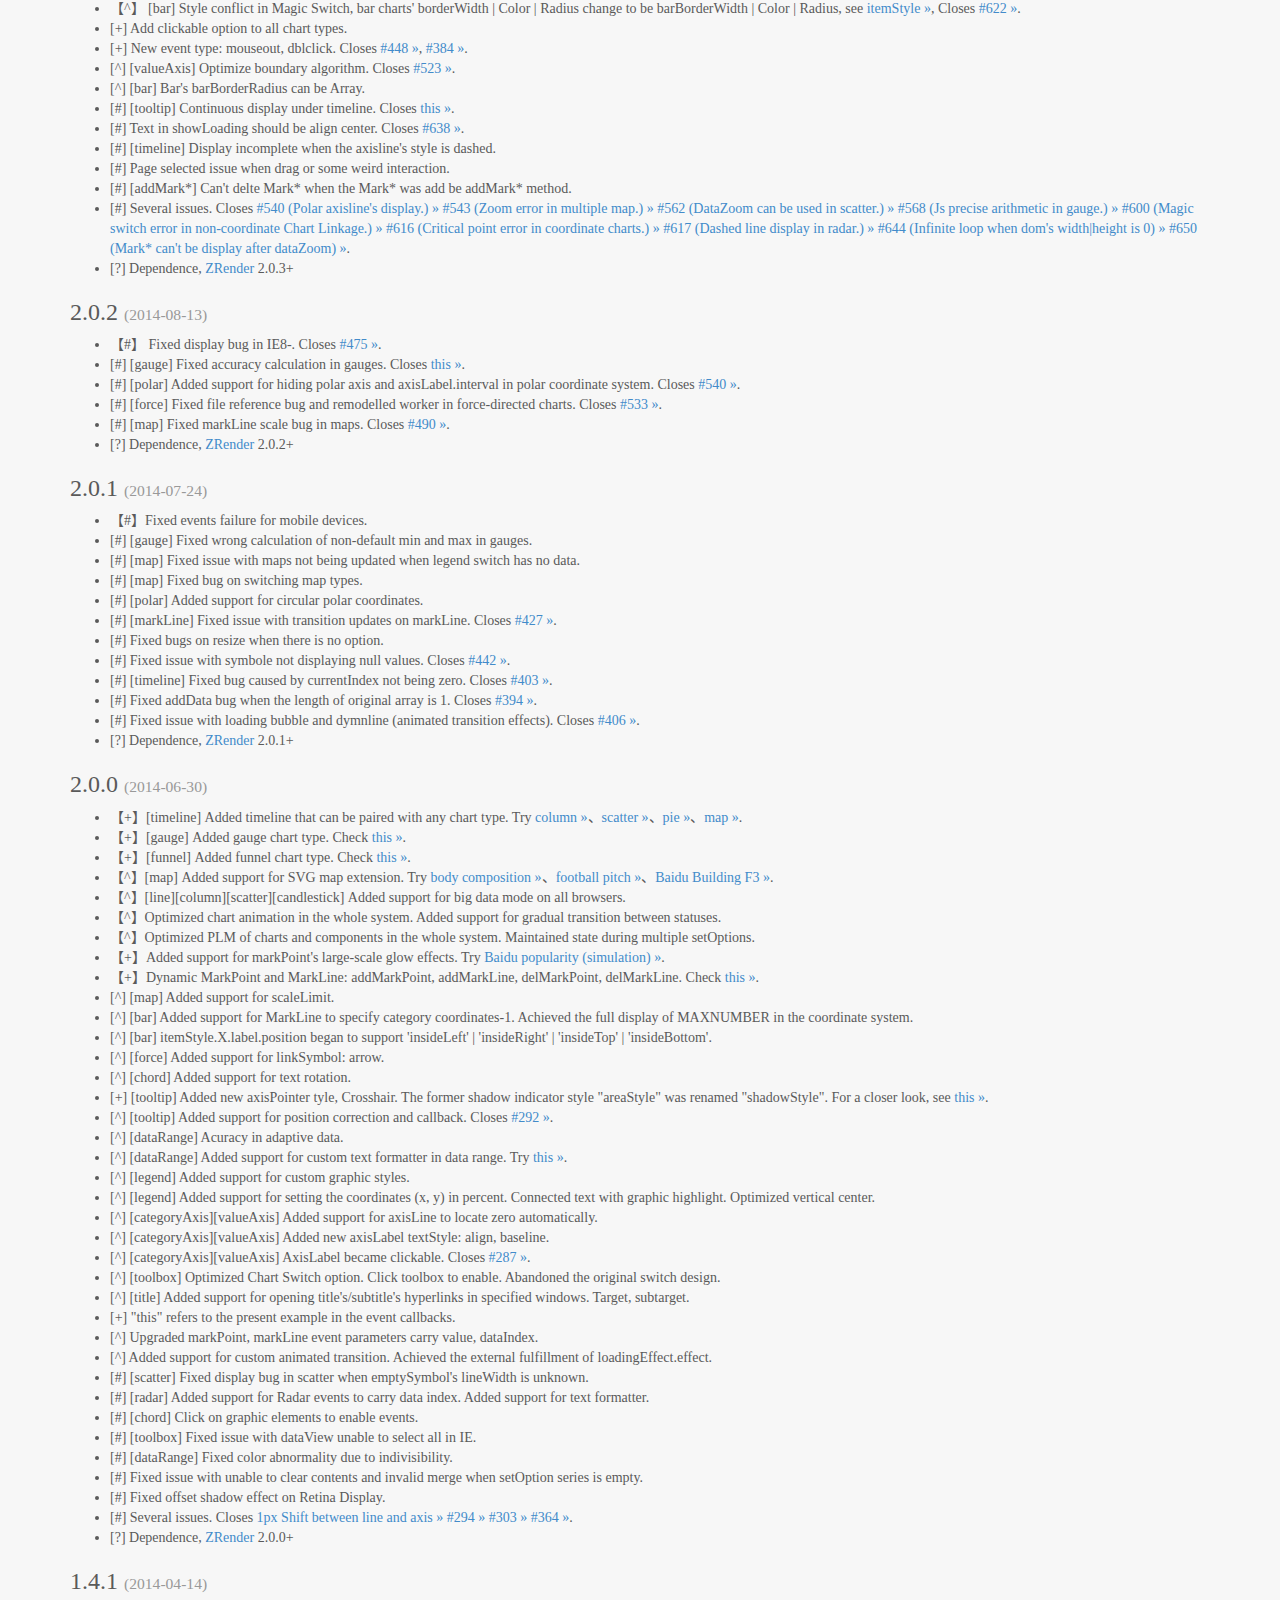
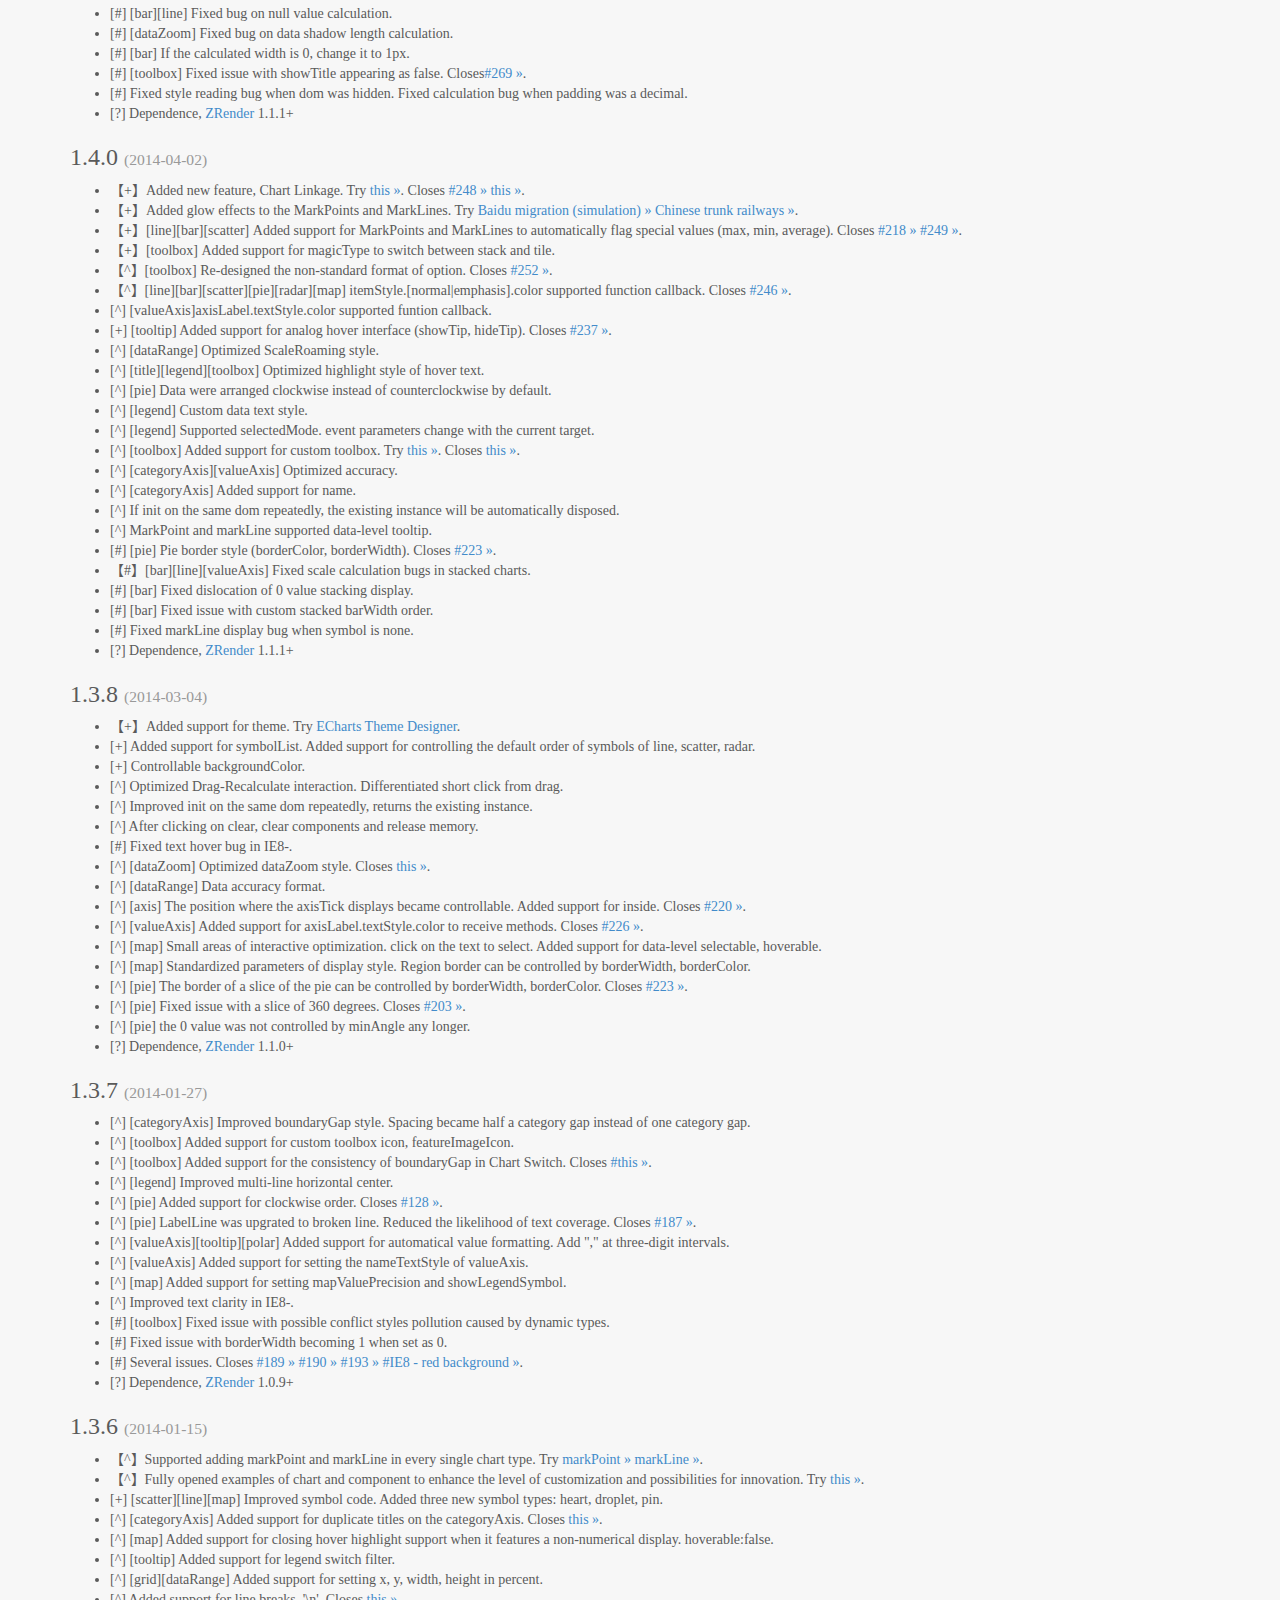
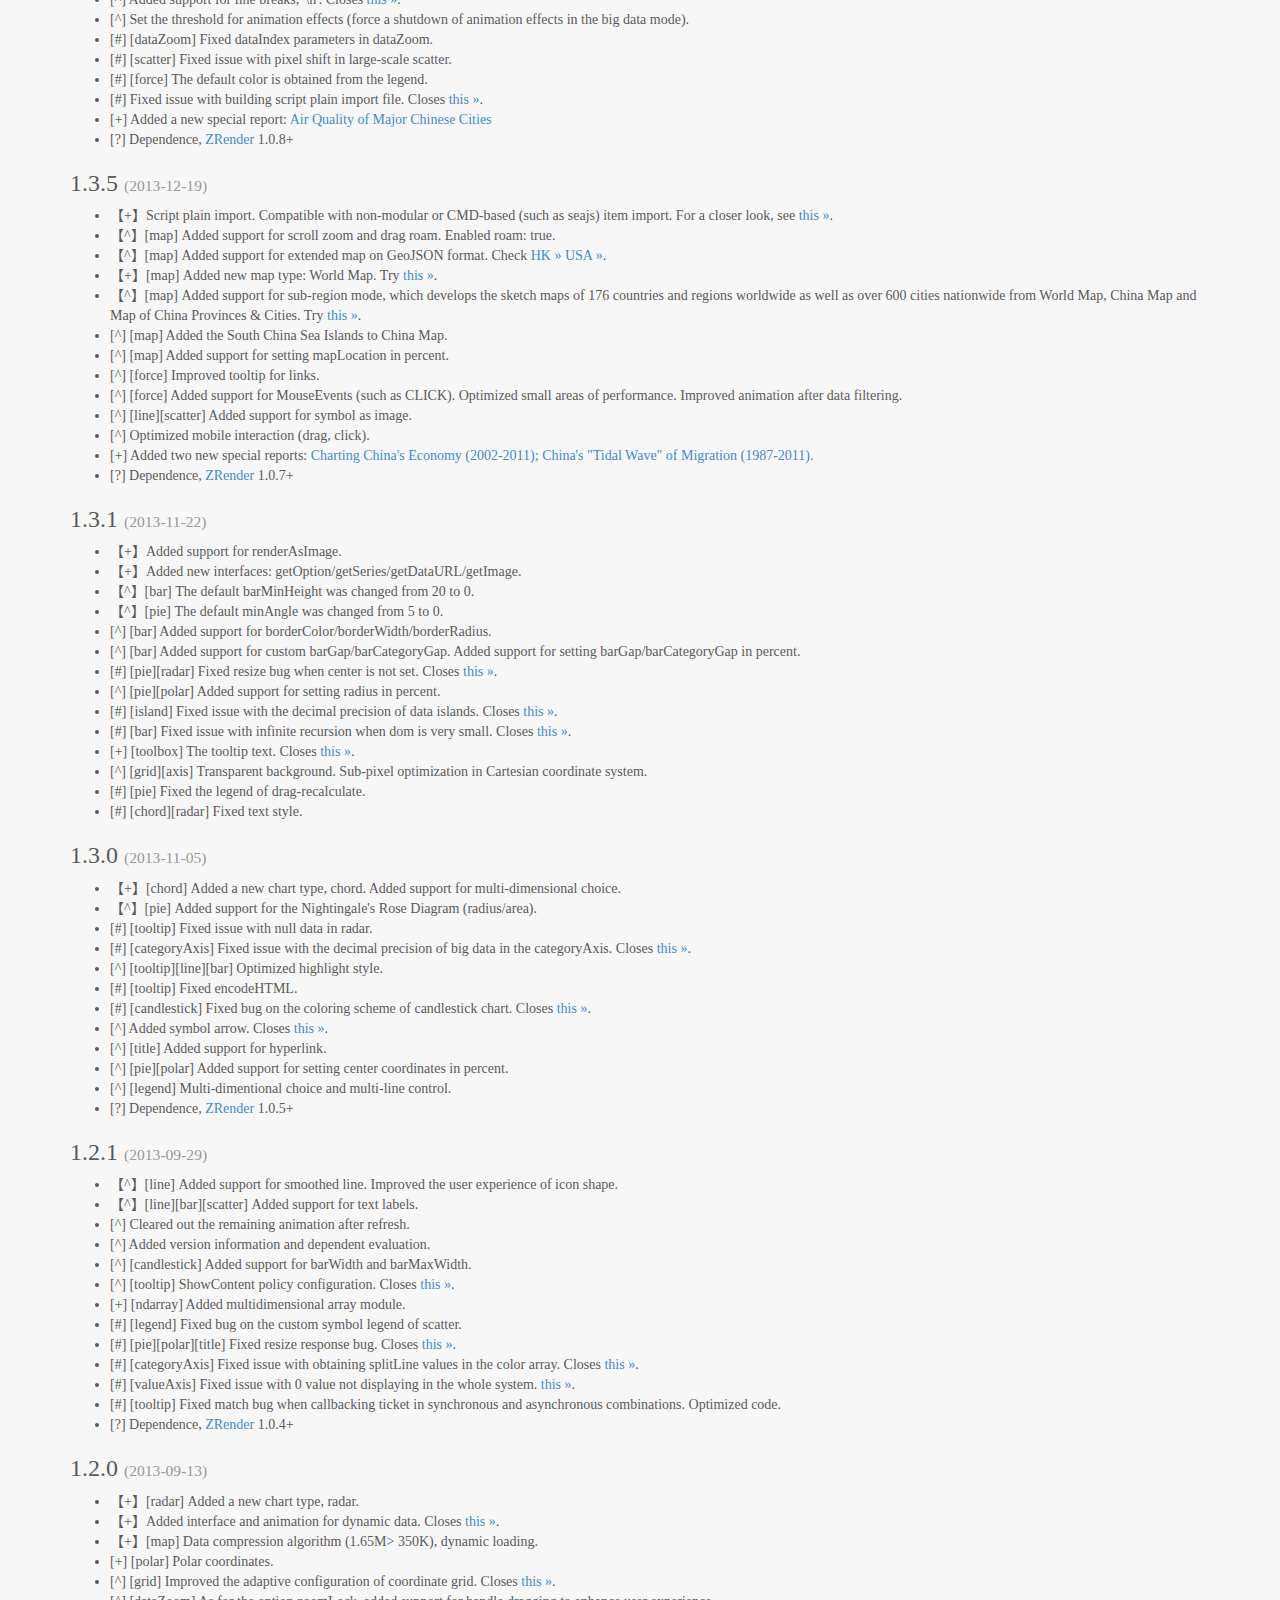
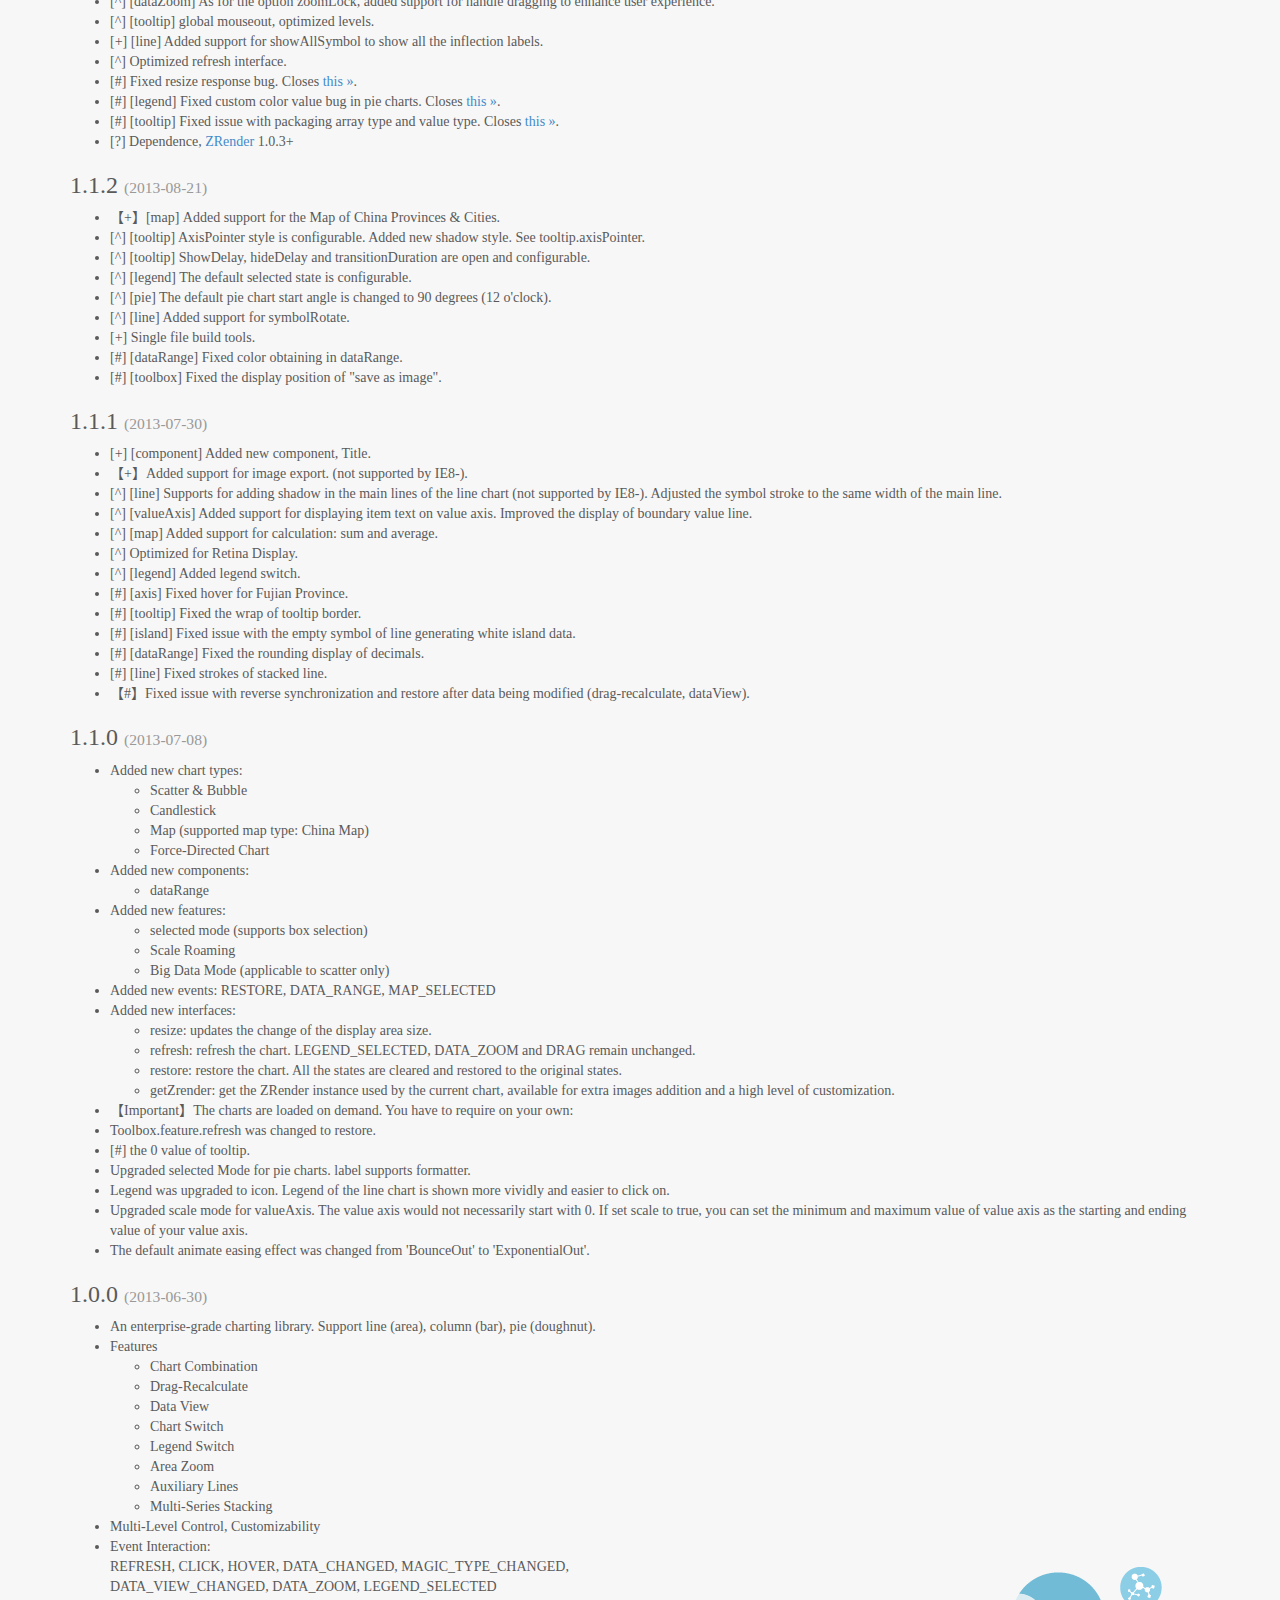
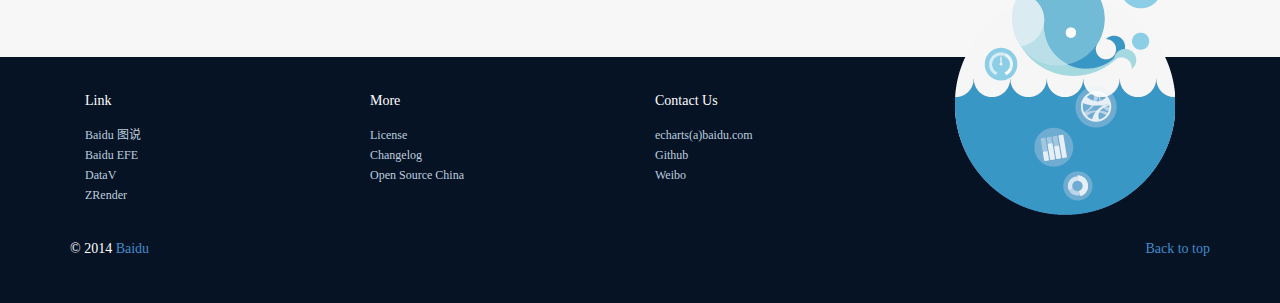
<file: echarts-2.1.10/doc/changelog-en.html>
<!DOCTYPE html>
<html lang="zh-cn">
  <head>
    <meta charset="utf-8">
    <meta http-equiv="X-UA-Compatible" content="IE=edge">
    <meta name="viewport" content="width=device-width, initial-scale=1.0">
    <meta name="description" content="ECharts">
    <meta name="author" content="kener.linfeng@gmail.com">
    <title>ECharts · Changelog</title>

    <link rel="shortcut icon" href="./asset/ico/favicon.png">

    <link href="http://maxcdn.bootstrapcdn.com/font-awesome/4.1.0/css/font-awesome.min.css" rel="stylesheet">
    <link href="./asset/css/bootstrap.css" rel="stylesheet">
    <link href="./asset/css/carousel.css" rel="stylesheet">
    <link href="./asset/css/echartsHome.css" rel="stylesheet">
    <!-- HTML5 shim and Respond.js IE8 support of HTML5 elements and media queries -->
    <!--[if lt IE 9]>
      <script src="https://oss.maxcdn.com/html5shiv/3.7.2/html5shiv.min.js"></script>
      <script src="https://oss.maxcdn.com/respond/1.4.2/respond.min.js"></script>
    <![endif]-->
    <style type="text/css">
        .ddhide {
            height:0;
            overflow:hidden;
        }
        .ddshow {
            height:400px;
            overflow:hidden;
            transition:height 2s;
            -moz-transition:height 2s;
            -webkit-transition:height 2s;
            -o-transition:height 2s;
        }
    </style>
  </head>

  <body>
    <!-- Fixed navbar -->
    <div class="navbar navbar-default navbar-fixed-top" role="navigation" id="head"></div>

    <div class="container">
        <div id="main-wrap" class="ddhide">
            <div id="main" style="height:400px;"></div>
        </div>
        <audio id="audioV3"></audio>
        <h2>ChangeLog</h2>
        <span>[+]Added [-]Deleted [^]Upgraded [#]Fixed 【】Important</span>
        <div class="row-fluid">
            <div>
                <h3>2.1.9 <small>( 2014-12-08 )</small></h3>
                <ul>
                    <li>[+] [force][chord]Add label option to the node, support <a href="https://github.com/ecomfe/echarts/issues/963" target="_blank">#963 »</a></li>
                    <li>[^] [axis][legend][dataRange][roamController]Add show option, support <a href="https://github.com/ecomfe/echarts/issues/866" target="_blank">#866 »</a></li>
                    <li>[^] [line]Symbol animation optimize, support <a href="https://github.com/ecomfe/echarts/issues/649" target="_blank">#649 »</a></li>
                    <li>[^] [tooltip]Add series in the callback's parameter, fixed markPoint's tooltip in multi-level control.</li>
                    <li>[#] [line]Irregular line's symbole display problem, fix <a href="https://github.com/ecomfe/echarts/issues/886" target="_blank">#886 »</a></li>
                    <li>[#] [dataZoom]DataZoom detail display, fix <a href="https://github.com/ecomfe/echarts/issues/878" target="_blank">#878 »</a></li>
                    <li>[#] [force]Node’s color option, fix <a href="https://github.com/ecomfe/echarts/issues/902" target="_blank">#902 »</a></li>
                    <li>[#] [legend]Legend selected failed when the series is difference in timeline, fix <a href="https://github.com/ecomfe/echarts/issues/970" target="_blank">#970 »</a></li>
                    <li>[#] [radar]Exception under empty data, fix <a href="https://github.com/ecomfe/echarts/issues/978" target="_blank">#978 »</a></li>
                    <li>[#] [bar]Stack bar's display wrong when barMaxWidth has been configured, fix <a href="https://github.com/ecomfe/echarts/issues/931" target="_blank">#931 »</a></li>
                    <li>[#] [line]Image symbole display failed, fix <a href="https://github.com/ecomfe/echarts/issues/955" target="_blank">#955 »</a></li>
                    <li>[#] [title][toolbox][timeline][roamController][dataRange][legend]Padding option not updating, fix <a href="https://github.com/ecomfe/echarts/issues/948" target="_blank">#948 »</a></li>
                    <li>[#] [tooltip]hover bug fixed, interactive optimize.</li>
                    <li>[#] Hover shapes have not been cleared after clear()</li>
                    <li>[?] Dependence, <a href="http://ecomfe.github.io/zrender/" target="_blank">ZRender</a> 2.0.6+</li>
                </ul>
            </div>
            
            <div>
                <h3>2.1.8 <small>( 2014-11-07 )</small></h3>
                <ul>
                    <li>【+】 <a href="../index-en.html">English home page</a> launch. Translate by <a href="http://weibo.com/u/1796972522" target="_blank">Huan Wang</a>.</li>
                    <li>【+】 [echarts-optimizer]New single file building strategy, <a href="https://github.com/ecomfe/echarts-optimizer" target="_blank">tool</a> and change the way of import, by <a href="http://weibo.com/errorrik" target="_blank">erik</a>.</li>
                    <li>【+】 [extension][BMap]New extension, BMap which is base on map.baidu.com, see 
                        <a href="../extension/BMap/doc/doc.html" target="_blank">doc</a>, 
                        <a href="../extension/BMap/doc/BMap.html" target="_blank">example1</a>, 
                        <a href="../extension/BMap/doc/example.html" target="_blank">example2</a>, 
                        by <a href="http://weibo.com/wind108369" target="_blank">Ji Yang</a>.
                    </li>
                    <li>【+】 [eventRiver]Added a new chart type, eventRiver. see <a href="./example.html#eventRiver" target="_blank">this »</a>, by <a href="http://weibo.com/u/2076050925" target="_blank">Limei Che</a>.</li>
                    <li>【+】 [line][bar]Irregular line | bar supported
                        <a href="./example/line7.html" target="_blank">this »</a>( bar
                        <a href="./example/bar13.html" target="_blank">this »</a> ). Closes
                        <a href="https://github.com/ecomfe/echarts/issues/331" target="_blank">#331 »</a>,
                        <a href="https://github.com/ecomfe/echarts/issues/624" target="_blank">#624 »</a>.
                    </li>
                    <li>【+】 [chord]Chord serie have ribbonType option to switch between two different style.</li>
                    <li>【+】 [timeAxis]Add a new axis type 'time' ( beta ).</li>
                    <li>【^】 [valueAxis]Optimize the value interval adjustment algorithm, splitNumber default to automatic, abolish power, precision, by <a href="https://github.com/i6ma" target="_blank">Shiwei Xie</a>.</li>
                    <li>【^】 [pie]Optimize the pie's label layout algorithm, Closes 
                        <a href="https://github.com/ecomfe/echarts/issues/326" target="_blank">#326 »</a>,
                        <a href="https://github.com/ecomfe/echarts/issues/405" target="_blank">#405 »</a>,
                        <a href="https://github.com/ecomfe/echarts/issues/290" target="_blank">#290 »</a>.
                    </li>
                    <li>【^】 Uniform data representation of chord and force, see <a href="./doc.html#GraphDataStructure" target="_blank">Graph data structure</a>.</li>
                    <li>【^】 [funnel]Horizontal layout style can be configured by funnelAlign.</li>
                    <li>【^】 [toolbox]Magic switch between chord and force-directed charts, pie and funnel are supported.</li>
                    <li>【^】 [dataRange]DataRange (by hoverLink ) and Map (by dataRangeHoverLink ) can be hover linked.</li>
                    <li>【^】 [tooltip]Redesign the parameters of tooltip callback, from [] to {}, more info can be used.</li>
                    <li>[+] Add Chinese main city's geoJson ( about 344 files ), try <a href="./example/map20.html" target="_blank">this »</a>.</li>
                    <li>[+] [force]Link shape can be curve now.</li>
                    <li>[+] [force]roam supported, roam:false|true|'scale'|'move' same as map.</li>
                    <li>[+] [force]label.position can be configured, new getPosition method which can get the current layout position.</li>
                    <li>[+] [force]Add a new event type which would be fired at the end of fd-layout, ecConfig.EVENT.FORCE_LAYOUT_END.</li>
                    <li>[^] [force]strokeColor and lineWidth changed to borderColor and borderWidth. strokeColor and lineWidth changed to color and width.</li>
                    <li>[^] [toolbox]Series' option can be dynamically changed at the time of magic switch by feature.magicType.option.</li>
                    <li>[^] [bar]Bar's max width limit is suppored by barMaxWidth.</li>
                    <li>[^] [dataZoom]Show detail when dragging by the configuration of showDetail, support <a href="https://github.com/ecomfe/echarts/issues/381" target="_blank">#381 »</a>.</li>
                    <li>[^] [legend]Legend's hover link to chart by the configuration of legendHoverLink.</li>
                    <li>[^] [dataRange]Alpha change is supported. Closes <a href="http://www.oschina.net/question/2241318_175315" target="_blank">this »</a>.</li>
                    <li>[^] [tooltip]More interaction can be add to the tooltip's dom. Closes <a href="https://github.com/ecomfe/echarts/issues/698" target="_blank">#698 »</a>.</li>
                    <li>[^] Shut down all animation and realtime change in the explorer which does't support canvas, such as IE6/7/8.</li>
                    <li>[#] Double-click event in IE8. Closes <a href="http://www.oschina.net/question/699139_173111" target="_blank">this »</a>.</li>
                    <li>[#] [markX]Wrong style when no legend component.</li>
                    <li>[#] [roamController]Wrong control under multiple map type and handleColor failure.</li>
                    <li>[#] Background color can't be removed after clear execute. Closes <a href="http://www.oschina.net/question/2005941_178466" target="_blank">this »</a>.</li>
                    <li>[#] Several issues. Closes
                        <a href="https://github.com/ecomfe/echarts/issues/704" target="_blank">#704( Multiple map asynchronous callback )»</a>
                        <a href="https://github.com/ecomfe/echarts/issues/756" target="_blank">#756( Transparent effect in [Scatter] )»</a>
                        <a href="https://github.com/ecomfe/echarts/issues/760" target="_blank">#760( Formatter of extreme point )»</a>
                        <a href="https://github.com/ecomfe/echarts/issues/772" target="_blank">#772( Exception of boundary calculation )»</a>
                        <a href="https://github.com/ecomfe/echarts/issues/798" target="_blank">#798( Drag-Recalculate of pie )»</a>
                        <a href="https://github.com/ecomfe/echarts/issues/801" target="_blank">#801( Change the parameter of tooltip's formatter callback )»</a>
                        <a href="https://github.com/ecomfe/echarts/issues/839" target="_blank">#839( Exception of image display )»</a>
                        <a href="http://www.oschina.net/question/2003065_173244" target="_blank">this( Transition animations wrong in [Line Area] )»</a>.
                    </li>
                    <li>[?] Dependence, <a href="http://ecomfe.github.io/zrender/" target="_blank">ZRender</a> 2.0.5+</li>
                </ul>
            </div>

            <div>
                <h3>2.0.4 <small> (2014-09-23)</small></h3>
                <ul>
                    <li>【+】 [force] Added support for image symbol in force-directed charts.</li>
                    <li>【#】 [line] Negative smooth curve. Closes 
                        <a href="https://github.com/ecomfe/echarts/issues/191" target="_blank">#191 »</a>, 
                        <a href="https://github.com/ecomfe/echarts/issues/227" target="_blank">#227 »</a>, 
                        <a href="https://github.com/ecomfe/echarts/issues/457" target="_blank">#457 »</a>, 
                        <a href="https://github.com/ecomfe/echarts/issues/521" target="_blank">#521 »</a>.
                    </li>
                    <li>【#】 Image can't be displayed in IE8. Closes <a href="https://github.com/ecomfe/echarts/issues/691" target="_blank">#691 »</a>.</li>
                    <li>[^] [markX] Clickable default to true.</li>
                    <li>[^] [line][bar] Inverted the data order in the horizontal layout stack. Closes <a href="http://www.oschina.net/question/2243452_172885" target="_blank">this »</a>.</li>
                    <li>[^] [toolbox] Let 'this' point to current instance in the custom extension callback.</li>
                    <li>[#] [toolbox] Error when save image under chart linkage. Closes <a href="https://github.com/ecomfe/echarts/issues/659" target="_blank">#659 »</a>.</li>
                    <li>[#] [radar] Wrong render in the last dashed border. Closes <a href="https://github.com/ecomfe/echarts/issues/617" target="_blank">#617 »</a>.</li>
                    <li>[#] [gauge] The decimal precision arithmetic errors. Closes <a href="https://github.com/ecomfe/echarts/issues/673" target="_blank">#673 »</a>.</li>
                    <li>[#] [pie] Error when all data are 0. Closes <a href="https://github.com/ecomfe/echarts/issues/690" target="_blank">#690 »</a>.</li>
                    <li>[#] [radar] Drag-Recalculate error when color is Gradient.</li>
                    <li>[?] Dependence, <a href="http://ecomfe.github.io/zrender/" target="_blank">ZRender</a> 2.0.4+</li>
                </ul>
            </div>

            <div>
                <h3>2.0.3 <small> (2014-09-05)</small></h3>
                <ul>
                    <li>【+】 [roamController] New component, roamController, use for the maps, Closes <a href="https://github.com/ecomfe/echarts/issues/321" target="_blank">#321 »</a>.</li>
                    <li>【^】 [bar] Style conflict in Magic Switch, bar charts' borderWidth | Color | Radius change to be barBorderWidth | Color | Radius, see <a href="./doc-en.html#ItemStyle " target="_blank">itemStyle »</a>, Closes <a href="https://github.com/ecomfe/echarts/issues/622" target="_blank">#622 »</a>.</li>
                    <li>[+] Add clickable option to all chart types.</li>
                    <li>[+] New event type: mouseout, dblclick. Closes <a href="https://github.com/ecomfe/echarts/issues/448" target="_blank">#448 »</a>, <a href="https://github.com/ecomfe/echarts/issues/384" target="_blank">#384 »</a>.</li>
                    <li>[^] [valueAxis] Optimize boundary algorithm. Closes <a href="https://github.com/ecomfe/echarts/issues/523" target="_blank">#523 »</a>.</li>
                    <li>[^] [bar] Bar's barBorderRadius can be Array.</li>
                    <li>[#] [tooltip] Continuous display under timeline. Closes <a href="http://www.oschina.net/question/1991188_167046" target="_blank">this »</a>.</li>
                    <li>[#] Text in showLoading should be align center. Closes <a href="https://github.com/ecomfe/echarts/issues/638" target="_blank">#638 »</a>.</li>
                    <li>[#] [timeline] Display incomplete when the axisline's style is dashed.</li>
                    <li>[#] Page selected issue when drag or some weird interaction.</li>
                    <li>[#] [addMark*] Can't delte Mark* when the Mark* was add be addMark* method.</li>
                    <li>[#] Several issues. Closes
                        <a href="https://github.com/ecomfe/echarts/issues/540" target="_blank">#540 (Polar axisline's display.) »</a>
                        <a href="https://github.com/ecomfe/echarts/issues/543" target="_blank">#543 (Zoom error in multiple map.) »</a>
                        <a href="https://github.com/ecomfe/echarts/issues/562" target="_blank">#562 (DataZoom can be used in scatter.) »</a>
                        <a href="https://github.com/ecomfe/echarts/issues/568" target="_blank">#568 (Js precise arithmetic in gauge.) »</a>
                        <a href="https://github.com/ecomfe/echarts/issues/600" target="_blank">#600 (Magic switch error in non-coordinate Chart Linkage.) »</a>
                        <a href="https://github.com/ecomfe/echarts/issues/616" target="_blank">#616 (Critical point error in coordinate charts.) »</a>
                        <a href="https://github.com/ecomfe/echarts/issues/617" target="_blank">#617 (Dashed line display in radar.) »</a>
                        <a href="https://github.com/ecomfe/echarts/issues/644" target="_blank">#644 (Infinite loop when dom's width|height is 0) »</a>
                        <a href="https://github.com/ecomfe/echarts/issues/650" target="_blank">#650 (Mark* can't be display after dataZoom) »</a>.
                    </li>
                    <li>[?] Dependence, <a href="http://ecomfe.github.io/zrender/" target="_blank">ZRender</a> 2.0.3+</li>
                </ul>
            </div>

            <div>
                <h3>2.0.2 <small> (2014-08-13)</small></h3>
                <ul>
                    <li>【#】 Fixed display bug in IE8-. Closes <a href="https://github.com/ecomfe/echarts/issues/475" target="_blank">#475 »</a>.</li>
                    <li>[#] [gauge] Fixed accuracy calculation in gauges. Closes <a href="http://www.oschina.net/question/1410502_164606" target="_blank">this »</a>.</li>
                    <li>[#] [polar] Added support for hiding polar axis and axisLabel.interval in polar coordinate system. Closes <a href="https://github.com/ecomfe/echarts/issues/540" target="_blank">#540 »</a>.</li>
                    <li>[#] [force] Fixed file reference bug and remodelled worker in force-directed charts. Closes <a href="https://github.com/ecomfe/echarts/issues/533" target="_blank">#533 »</a>.</li>
                    <li>[#] [map] Fixed markLine scale bug in maps. Closes <a href="https://github.com/ecomfe/echarts/issues/490" target="_blank">#490 »</a>.</li>
                    <li>[?] Dependence, <a href="http://ecomfe.github.io/zrender/" target="_blank">ZRender</a> 2.0.2+</li>
                </ul>
            </div>

            <div>
                <h3>2.0.1 <small> (2014-07-24)</small></h3>
                <ul>
                    <li>【#】Fixed events failure for mobile devices.</li>
                    <li>[#] [gauge] Fixed wrong calculation of non-default min and max in gauges.</li>
                    <li>[#] [map] Fixed issue with maps not being updated when legend switch has no data.</li>
                    <li>[#] [map] Fixed bug on switching map types.</li>
                    <li>[#] [polar] Added support for circular polar coordinates.</li>
                    <li>[#] [markLine] Fixed issue with transition updates on markLine. Closes <a href="https://github.com/ecomfe/echarts/issues/427" target="_blank">#427 »</a>.</li>
                    <li>[#] Fixed bugs on resize when there is no option.</li>
                    <li>[#] Fixed issue with symbole not displaying null values. Closes <a href="https://github.com/ecomfe/echarts/issues/442" target="_blank">#442 »</a>.</li>
                    <li>[#] [timeline] Fixed bug caused by currentIndex not being zero. Closes <a href="https://github.com/ecomfe/echarts/issues/403" target="_blank">#403 »</a>.</li>
                    <li>[#] Fixed addData bug when the length of original array is 1. Closes <a href="https://github.com/ecomfe/echarts/issues/394" target="_blank">#394 »</a>.</li>
                    <li>[#] Fixed issue with loading bubble and dymnline (animated transition effects). Closes <a href="https://github.com/ecomfe/echarts/issues/406" target="_blank">#406 »</a>.</li>
                    <li>[?] Dependence, <a href="http://ecomfe.github.io/zrender/" target="_blank">ZRender</a> 2.0.1+</li>
                </ul>
            </div>

            <div>
                <h3>2.0.0 <small> (2014-06-30)</small></h3>
                <ul>
                    <li>【+】[timeline] Added timeline that can be paired with any chart type. Try <a href="./example/bar11.html" target="_blank">column »</a>、<a href="./example/scatter4.html" target="_blank">scatter »</a>、<a href="./example/pie7.html" target="_blank">pie »</a>、<a href="./example/map14.html" target="_blank">map »</a>.</li>
                    <li>【+】[gauge] Added gauge chart type. Check <a href="./example-en.html#gauge " target="_blank">this »</a>.</li>
                    <li>【+】[funnel] Added funnel chart type. Check <a href="./example-en.html#funnel " target="_blank">this »</a>.</li>
                    <li>【^】[map] Added support for SVG map extension. Try <a href="./example/map16.html" target="_blank">body composition »</a>、<a href="./example/map17.html" target="_blank">football pitch »</a>、<a href="./example/map18.html" target="_blank">Baidu Building F3 »</a>.</li>
                    <li>【^】[line][column][scatter][candlestick] Added support for big data mode on all browsers.</li>
                    <li>【^】Optimized chart animation in the whole system. Added support for gradual transition between statuses.</li>
                    <li>【^】Optimized PLM of charts and components in the whole system. Maintained state during multiple setOptions.</li>
                    <li>【+】Added support for markPoint's large-scale glow effects. Try <a href="./example/map15.html" target="_blank">Baidu popularity (simulation) »</a>.</li>
                    <li>【+】Dynamic MarkPoint and MarkLine: addMarkPoint, addMarkLine, delMarkPoint, delMarkLine. Check <a href="./doc-en.html#Instance Methods" target="_blank"> this »</a>.</li>
                    <li>[^] [map] Added support for scaleLimit.</li>
                    <li>[^] [bar] Added support for MarkLine to specify category coordinates-1. Achieved the full display of MAXNUMBER in the coordinate system.</li>
                    <li>[^] [bar] itemStyle.X.label.position began to support 'insideLeft' | 'insideRight' | 'insideTop' | 'insideBottom'.</li>
                    <li>[^] [force] Added support for linkSymbol: arrow.</li>
                    <li>[^] [chord] Added support for text rotation.</li>
                    <li>[+] [tooltip] Added new axisPointer tyle, Crosshair. The former shadow indicator style "areaStyle" was renamed "shadowStyle". For a closer look, see <a href="doc-en.html#Tooltip" target="_blank">this »</a>.</li>
                    <li>[^] [tooltip] Added support for position correction and callback. Closes <a href="https://github.com/ecomfe/echarts/issues/292" target="_blank">#292 »</a>.</li>
                    <li>[^] [dataRange] Acuracy in adaptive data.</li>
                    <li>[^] [dataRange] Added support for custom text formatter in data range. Try <a href="./example/dataRange.html" target="_blank">this »</a>.</li>
                    <li>[^] [legend] Added support for custom graphic styles.</li>
                    <li>[^] [legend] Added support for setting the coordinates (x, y) in percent. Connected text with graphic highlight. Optimized vertical center.</li>
                    <li>[^] [categoryAxis][valueAxis] Added support for axisLine to locate zero automatically.</li>
                    <li>[^] [categoryAxis][valueAxis] Added new axisLabel textStyle: align, baseline.</li>
                    <li>[^] [categoryAxis][valueAxis] AxisLabel became clickable. Closes <a href="https://github.com/ecomfe/echarts/issues/287" target="_blank">#287 »</a>.</li>
                    <li>[^] [toolbox] Optimized Chart Switch option. Click toolbox to enable. Abandoned the original switch design.</li>
                    <li>[^] [title] Added support for opening title's/subtitle's hyperlinks in specified windows. Target, subtarget.</li>
                    <li>[+] "this" refers to the present example in the event callbacks.</li>
                    <li>[^] Upgraded markPoint, markLine event parameters carry value, dataIndex.</li>
                    <li>[^] Added support for custom animated transition. Achieved the external fulfillment of loadingEffect.effect.</li>
                    <li>[#] [scatter] Fixed display bug in scatter when emptySymbol's lineWidth is unknown.</li>
                    <li>[#] [radar] Added support for Radar events to carry data index. Added support for text formatter.</li>
                    <li>[#] [chord] Click on graphic elements to enable events.</li>
                    <li>[#] [toolbox] Fixed issue with dataView unable to select all in IE.</li>
                    <li>[#] [dataRange] Fixed color abnormality due to indivisibility.</li>
                    <li>[#] Fixed issue with unable to clear contents and invalid merge when setOption series is empty.</li>
                    <li>[#] Fixed offset shadow effect on Retina Display.</li>
                    <li>[#] Several issues. Closes
                        <a href="#" target="_blank">1px Shift between line and axis »</a>
                        <a href="https://github.com/ecomfe/echarts/issues/294" target="_blank">#294 »</a>
                        <a href="https://github.com/ecomfe/echarts/issues/303" target="_blank">#303 »</a>
                        <a href="https://github.com/ecomfe/echarts/issues/364" target="_blank">#364 »</a>.
                    </li>
                    <li>[?] Dependence, <a href="http://ecomfe.github.io/zrender/" target="_blank">ZRender</a> 2.0.0+</li>
                </ul>
            </div>

            <div>
                <h3>1.4.1 <small> (2014-04-14)</small></h3>
                <ul>
                    <li>[#] [bar][line] Fixed bug on null value calculation.</li>
                    <li>[#] [dataZoom] Fixed bug on data shadow length calculation.</li>
                    <li>[#] [bar] If the calculated width is 0, change it to 1px.</li>
                    <li>[#] [toolbox] Fixed issue with showTitle appearing as false. Closes<a href="https://github.com/ecomfe/echarts/issues/269" target="_blank">#269 »</a>.</li>
                    <li>[#] Fixed style reading bug when dom was hidden. Fixed calculation bug when padding was a decimal.</li>
                    <li>[?] Dependence, <a href="http://ecomfe.github.io/zrender/" target="_blank">ZRender</a> 1.1.1+</li>
                </ul>
            </div>

            <div>
                <h3>1.4.0 <small> (2014-04-02)</small></h3>
                <ul>
                    <li>【+】Added new feature, Chart Linkage. Try <a href="./example/mix8.html" target="_blank">this »</a>. Closes <a href="https://github.com/ecomfe/echarts/issues/248" target="_blank">#248 »</a> <a href="http://www.oschina.net/question/1457761_145010" target="_blank">this »</a>.</li>
                    <li>【+】Added glow effects to the MarkPoints and MarkLines. Try <a href="./example/map11.html" target="_blank">Baidu migration (simulation) »</a> <a href="./example/map12.html" target="_blank">Chinese trunk railways »</a>.</li>
                    <li>【+】[line][bar][scatter] Added support for MarkPoints and MarkLines to automatically flag special values (max, min, average). Closes <a href="https://github.com/ecomfe/echarts/issues/218" target="_blank">#218 »</a> <a href="https://github.com/ecomfe/echarts/issues/249" target="_blank">#249 »</a>.</li>
                    <li>【+】[toolbox] Added support for magicType to switch between stack and tile.</li>
                    <li>【^】[toolbox] Re-designed the non-standard format of option. Closes <a href="https://github.com/ecomfe/echarts/issues/252" target="_blank">#252 »</a>.</li>
                    <li>【^】[line][bar][scatter][pie][radar][map] itemStyle.[normal|emphasis].color supported function callback. Closes <a href="https://github.com/ecomfe/echarts/issues/246" target="_blank">#246 »</a>.</li>
                    <li>[^] [valueAxis]axisLabel.textStyle.color supported funtion callback.</li>
                    <li>[+] [tooltip] Added support for analog hover interface (showTip, hideTip). Closes <a href="https://github.com/ecomfe/echarts/issues/237" target="_blank">#237 »</a>.</li>
                    <li>[^] [dataRange] Optimized ScaleRoaming style.</li>
                    <li>[^] [title][legend][toolbox] Optimized highlight style of hover text.</li>
                    <li>[^] [pie] Data were arranged clockwise instead of counterclockwise by default.</li>
                    <li>[^] [legend] Custom data text style.</li>
                    <li>[^] [legend] Supported selectedMode. event parameters change with the current target.</li>
                    <li>[^] [toolbox] Added support for custom toolbox. Try <a href="example/toolbox.html" target="_blank">this »</a>. Closes <a href="http://www.oschina.net/question/1020272_144976" target="_blank">this »</a>.</li>
                    <li>[^] [categoryAxis][valueAxis] Optimized accuracy.</li>
                    <li>[^] [categoryAxis] Added support for name.</li>
                    <li>[^] If init on the same dom repeatedly, the existing instance will be automatically disposed.</li>
                    <li>[^] MarkPoint and markLine supported data-level tooltip.</li>
                    <li>[#] [pie] Pie border style (borderColor, borderWidth). Closes <a href="https://github.com/ecomfe/echarts/issues/223" target="_blank">#223 »</a>.</li>
                    <li>【#】[bar][line][valueAxis] Fixed scale calculation bugs in stacked charts.</li>
                    <li>[#] [bar] Fixed dislocation of 0 value stacking display.</li>
                    <li>[#] [bar] Fixed issue with custom stacked barWidth order.</li>
                    <li>[#] Fixed markLine display bug when symbol is none.</li>
                    <li>[?] Dependence, <a href="http://ecomfe.github.io/zrender/" target="_blank">ZRender</a> 1.1.1+</li>
                </ul>
            </div>

            <div>
                <h3>1.3.8 <small> (2014-03-04)</small></h3>
                <ul>
                    <li>【+】Added support for theme. Try <a href='./example/themeDesigner.html' target="_blank">ECharts Theme Designer</a>.</li>
                    <li>[+] Added support for symbolList. Added support for controlling the  default order of symbols of line, scatter, radar.</li>
                    <li>[+] Controllable backgroundColor.</li>
                    <li>[^] Optimized Drag-Recalculate interaction. Differentiated short click from drag.</li>
                    <li>[^] Improved init on the same dom repeatedly, returns the existing instance.</li>
                    <li>[^] After clicking on clear, clear components and release memory.</li>
                    <li>[#] Fixed text hover bug in IE8-.</li>
                    <li>[^] [dataZoom] Optimized dataZoom style. Closes <a href="http://www.oschina.net/question/1431801_143036" target="_blank">this »</a>.</li>
                    <li>[^] [dataRange] Data accuracy format.</li>
                    <li>[^] [axis] The position where the axisTick displays became controllable. Added support for inside. Closes <a href="https://github.com/ecomfe/echarts/issues/220" target="_blank">#220 »</a>.</li>
                    <li>[^] [valueAxis] Added support for axisLabel.textStyle.color to receive methods. Closes <a href="https://github.com/ecomfe/echarts/issues/226" target="_blank">#226 »</a>.</li>
                    <li>[^] [map] Small areas of interactive optimization. click on the text to select. Added support for data-level selectable, hoverable.</li>
                    <li>[^] [map] Standardized parameters of display style. Region border can be controlled by borderWidth, borderColor.</li>
                    <li>[^] [pie] The border of a slice of the pie can be controlled by borderWidth, borderColor. Closes <a href="https://github.com/ecomfe/echarts/issues/223" target="_blank">#223 »</a>.</li>
                    <li>[^] [pie] Fixed issue with a slice of 360 degrees. Closes <a href="https://github.com/ecomfe/echarts/issues/203" target="_blank">#203 »</a>.</li>
                    <li>[^] [pie] the 0 value was not controlled by minAngle any longer.</li>
                    <li>[?] Dependence, <a href="http://ecomfe.github.io/zrender/" target="_blank">ZRender</a> 1.1.0+</li>
                </ul>
            </div>

            <div>
                <h3>1.3.7 <small> (2014-01-27)</small></h3>
                <ul>
                    <li>[^] [categoryAxis] Improved boundaryGap style. Spacing became half a category gap instead of one category gap.</li>
                    <li>[^] [toolbox] Added support for custom toolbox icon, featureImageIcon.</li>
                    <li>[^] [toolbox] Added support for the consistency of boundaryGap in Chart Switch. Closes <a href="http://www.oschina.net/question/1440737_141336" target="_blank">#this »</a>.</li>
                    <li>[^] [legend] Improved multi-line horizontal center.</li>
                    <li>[^] [pie] Added support for clockwise order. Closes <a href="https://github.com/ecomfe/echarts/issues/128" target="_blank">#128 »</a>.</li>
                    <li>[^] [pie] LabelLine was upgrated to broken line.  Reduced the likelihood of text coverage. Closes <a href="https://github.com/ecomfe/echarts/issues/187" target="_blank">#187 »</a>.</li>
                    <li>[^] [valueAxis][tooltip][polar] Added support for automatical value formatting. Add "," at three-digit intervals.</li>
                    <li>[^] [valueAxis] Added support for setting the nameTextStyle of valueAxis.</li>
                    <li>[^] [map] Added support for setting mapValuePrecision and showLegendSymbol.</li>
                    <li>[^] Improved text clarity in IE8-.</li>
                    <li>[#] [toolbox] Fixed issue with possible conflict styles pollution caused by dynamic types.</li>
                    <li>[#] Fixed issue with borderWidth becoming 1 when set as 0.</li>
                    <li>[#] Several issues. Closes 
                        <a href="https://github.com/ecomfe/echarts/issues/189" target="_blank">#189 »</a> 
                        <a href="https://github.com/ecomfe/echarts/issues/190" target="_blank">#190 »</a>
                        <a href="https://github.com/ecomfe/echarts/issues/193" target="_blank">#193 »</a>
                        <a href="http://www.oschina.net/question/1384706_141045" target="_blank">#IE8 - red background »</a>.
                    </li>
                    <li>[?] Dependence, <a href="http://ecomfe.github.io/zrender/" target="_blank">ZRender</a> 1.0.9+</li>
                </ul>
            </div>

            <div>
                <h3>1.3.6 <small> (2014-01-15)</small></h3>
                <ul>
                    <li>【^】Supported adding markPoint and markLine in every single chart type. Try <a href="./example/map9.html" target="_blank">markPoint »</a> <a href="./example/map10.html" target="_blank">markLine »</a>.</li>
                    <li>【^】Fully opened examples of chart and component to enhance the level of customization and possibilities for innovation. Try <a href="./example/mix7.html" target="_blank">this »</a>.</li>
                    <li>[+] [scatter][line][map] Improved symbol code. Added three new symbol types: heart, droplet, pin.</li>
                    <li>[^] [categoryAxis] Added support for duplicate titles on the categoryAxis. Closes <a href="https://github.com/ecomfe/echarts/issues/165" target="_blank">this »</a>.</li>
                    <li>[^] [map] Added support for closing hover highlight support when it features a non-numerical display. hoverable:false.</li>
                    <li>[^] [tooltip] Added support for legend switch filter.</li>
                    <li>[^] [grid][dataRange] Added support for setting x, y, width, height in percent.</li>
                    <li>[^] Added support for line breaks, '\n'. Closes <a href="https://github.com/ecomfe/echarts/issues/186" target="_blank">this »</a>.</li>
                    <li>[^] Set the threshold for animation effects (force a shutdown of animation effects in the big data mode).</li>
                    <li>[#] [dataZoom] Fixed dataIndex parameters in dataZoom.</li>
                    <li>[#] [scatter] Fixed issue with pixel shift in large-scale scatter.</li>
                    <li>[#] [force] The default color is obtained from the legend.</li>
                    <li>[#] Fixed issue with building script plain import file. Closes <a href="https://github.com/ecomfe/echarts/issues/174" target="_blank">this »</a>.</li>
                    <li>[+] Added a new special report: <a href="example/topic/aqi-china/index.html" target="_blank">Air Quality of Major Chinese Cities</a>
                    <li>[?] Dependence, <a href="http://ecomfe.github.io/zrender/" target="_blank">ZRender</a> 1.0.8+</li>
                </ul>
            </div>

            <div>
                <h3>1.3.5 <small> (2013-12-19)</small></h3>
                <ul>
                    <li>【+】Script plain import. Compatible with non-modular or CMD-based  (such as seajs) item import. For a closer look, see <a href="doc-en.html#Inclde ECharts3" target="_blank">this »</a>.</li>
                    <li>【^】[map] Added support for scroll zoom and drag roam. Enabled roam: true.</li>
                    <li>【^】[map] Added support for extended map on GeoJSON format. Check <a href="./example/map6.html" target="_blank">HK »</a> <a href="./example/map7.html" target="_blank">USA »</a>.</li>
                    <li>【+】[map] Added new map type: World Map. Try <a href="./example/map4.html" target="_blank">this »</a>.</li>
                    <li>【^】[map] Added support for sub-region mode, which develops the sketch maps of 176 countries and regions worldwide as well as over 600 cities nationwide from World Map, China Map and Map of China Provinces & Cities. Try <a href="./example/map8.html" target="_blank">this »</a>.</li>
                    <li>[^] [map] Added the South China Sea Islands to China Map.</li>
                    <li>[^] [map] Added support for setting mapLocation in  percent.</li>
                    <li>[^] [force] Improved tooltip for links.</li>
                    <li>[^] [force] Added support for MouseEvents (such as CLICK). Optimized small areas of performance. Improved animation after data filtering.</li>
                    <li>[^] [line][scatter] Added support for symbol as image.</li>
                    <li>[^] Optimized mobile interaction (drag, click).</li>
                    <li>[+] Added two new special reports: <a href="example/topic/10-me-china/index.html" target="_blank">Charting China's Economy (2002-2011); </a> <a href="example/topic/24-population-china/index.html" target="_blank"> China's "Tidal Wave" of Migration (1987-2011). </a></li>
                    <li>[?] Dependence, <a href="http://ecomfe.github.io/zrender/" target="_blank">ZRender</a> 1.0.7+</li>
                </ul>
            </div>

            <div>
                <h3>1.3.1 <small> (2013-11-22)</small></h3>
                <ul>
                    <li>【+】Added support for renderAsImage.</li>
                    <li>【+】Added new interfaces: getOption/getSeries/getDataURL/getImage.</li>
                    <li>【^】[bar] The default barMinHeight was changed from 20 to 0.</li>
                    <li>【^】[pie] The default minAngle was changed from 5 to 0.</li>
                    <li>[^] [bar] Added support for borderColor/borderWidth/borderRadius.</li>
                    <li>[^] [bar] Added support for custom barGap/barCategoryGap. Added support for setting barGap/barCategoryGap in percent.</li>
                    <li>[#] [pie][radar] Fixed resize bug when center is not set. Closes <a href="https://github.com/ecomfe/echarts/issues/133" target="_blank">this »</a>.</li>
                    <li>[^] [pie][polar] Added support for setting radius in percent.</li>
                    <li>[#] [island] Fixed issue with the decimal precision of data islands. Closes <a href="https://github.com/ecomfe/echarts/issues/126" target="_blank">this »</a>.</li>
                    <li>[#] [bar] Fixed issue with infinite recursion when dom is very small. Closes <a href="https://github.com/ecomfe/echarts/issues/138" target="_blank">this »</a>.</li>
                    <li>[+] [toolbox] The tooltip text. Closes <a href="https://github.com/ecomfe/echarts/issues/136" target="_blank">this »</a>.</li>
                    <li>[^] [grid][axis] Transparent background. Sub-pixel optimization in Cartesian coordinate system.</li>
                    <li>[#] [pie] Fixed the legend of drag-recalculate.</li>
                    <li>[#] [chord][radar] Fixed text style.</li>
                </ul>
            </div>

            <div>
                <h3>1.3.0 <small> (2013-11-05)</small></h3>
                <ul>
                    <li>【+】[chord] Added a new chart type, chord. Added support for multi-dimensional choice.</li>
                    <li>【^】[pie] Added support for the Nightingale's Rose Diagram (radius/area).</li>
                    <li>[#] [tooltip] Fixed issue with null data in radar.</li>
                    <li>[#] [categoryAxis]  Fixed issue with the decimal precision of big data in the categoryAxis.  Closes <a href="https://github.com/ecomfe/echarts/issues/110" target="_blank">this »</a>.</li>
                    <li>[^] [tooltip][line][bar] Optimized highlight style.</li>
                    <li>[#] [tooltip] Fixed encodeHTML.</li>
                    <li>[#] [candlestick] Fixed bug on the coloring scheme of candlestick chart. Closes <a href="https://github.com/ecomfe/echarts/issues/112" target="_blank">this »</a>.</li>
                    <li>[^] Added  symbol arrow. Closes <a href="http://www.oschina.net/question/1182177_128527" target="_blank">this »</a>.</li>
                    <li>[^] [title] Added support for hyperlink.</li>
                    <li>[^] [pie][polar] Added support for setting center coordinates in percent.</li>
                    <li>[^] [legend] Multi-dimentional choice and multi-line control.</li>
                    <li>[?] Dependence, <a href="http://ecomfe.github.io/zrender/" target="_blank">ZRender</a> 1.0.5+</li>
                </ul>
            </div>

            <div>
                <h3>1.2.1 <small> (2013-09-29)</small></h3>
                <ul>
                    <li>【^】[line] Added support for smoothed line. Improved the user experience of icon shape.</li>
                    <li>【^】[line][bar][scatter] Added support for text labels.</li>
                    <li>[^] Cleared out the remaining animation after refresh.</li>
                    <li>[^] Added version information and dependent evaluation.</li>
                    <li>[^] [candlestick] Added support for barWidth and barMaxWidth.</li>
                    <li>[^] [tooltip] ShowContent policy configuration. Closes <a href="https://github.com/ecomfe/echarts/issues/102" target="_blank">this »</a>.</li>
                    <li>[+] [ndarray] Added multidimensional array module.</li>
                    <li>[#] [legend] Fixed bug on the custom symbol legend of scatter.</li>
                    <li>[#] [pie][polar][title] Fixed resize response bug.  Closes <a href="https://github.com/ecomfe/echarts/issues/83" target="_blank">this »</a>.</li>
                    <li>[#] [categoryAxis] Fixed issue with obtaining splitLine values in the color array.  Closes <a href="https://github.com/ecomfe/echarts/issues/90" target="_blank">this »</a>.</li>
                    <li>[#] [valueAxis] Fixed issue with 0 value not displaying in the whole system. <a href="https://github.com/ecomfe/echarts/issues/101" target="_blank">this »</a>.</li>
                    <li>[#] [tooltip] Fixed match bug when callbacking ticket  in synchronous and asynchronous combinations. Optimized code.</li>
                    <li>[?] Dependence, <a href="http://ecomfe.github.io/zrender/" target="_blank">ZRender</a> 1.0.4+</li>
                </ul>
            </div>

            <div>
                <h3>1.2.0 <small> (2013-09-13)</small></h3>
                <ul>
                    <li>【+】[radar] Added a new chart type, radar.</li>
                    <li>【+】Added interface and animation for dynamic data. Closes <a href="https://github.com/ecomfe/echarts/issues/45" target="_blank">this »</a>.</li>
                    <li>【+】[map] Data compression algorithm (1.65M> 350K), dynamic loading.</li>
                    <li>[+] [polar] Polar coordinates.</li>
                    <li>[^] [grid] Improved the adaptive configuration of coordinate grid. Closes <a href="http://www.oschina.net/question/1255841_123578" target="_blank">this »</a>.</li>
                     <li>[^] [dataZoom] As for the option zoomLock, added support for handle dragging to enhance user experience.</li>
                    <li>[^] [tooltip] global mouseout, optimized levels.</li>
                    <li>[+] [line] Added support for showAllSymbol to show all the inflection labels.</li>
                    <li>[^] Optimized refresh interface.</li>
                    <li>[#] Fixed resize response bug. Closes <a href="https://github.com/ecomfe/echarts/issues/68" target="_blank">this »</a>.</li>
                    <li>[#] [legend] Fixed custom color value bug in pie charts. Closes <a href="http://www.oschina.net/question/209138_125256" target="_blank">this »</a>.</li>
                    <li>[#] [tooltip] Fixed issue with packaging array type and value type. Closes <a href="https://github.com/ecomfe/echarts/issues/82" target="_blank">this »</a>.</li>
                    <li>[?] Dependence, <a href="http://ecomfe.github.io/zrender/" target="_blank">ZRender</a> 1.0.3+</li>
                </ul>
            </div>

            <div>
                <h3>1.1.2 <small> (2013-08-21)</small></h3>
                <ul>
                    <li>【+】[map] Added support for the Map of China Provinces & Cities.</li>
                    <li>[^] [tooltip] AxisPointer style is configurable. Added new shadow style. See tooltip.axisPointer.</li>
                    <li>[^] [tooltip] ShowDelay, hideDelay and transitionDuration are open and configurable.</li>
                    <li>[^] [legend] The default selected state is configurable.</li>
                    <li>[^] [pie] The default pie chart start angle is changed to 90 degrees (12 o'clock).</li>
                    <li>[^] [line] Added support for symbolRotate.</li>
                    <li>[+] Single file build tools.</li>
                    <li>[#] [dataRange] Fixed color obtaining in dataRange.</li>
                    <li>[#] [toolbox] Fixed the display position of "save as image".</li>
                </ul>
            </div>

            <div>
                <h3>1.1.1 <small> (2013-07-30)</small></h3>
                <ul>
                    <li>[+] [component] Added new component, Title.</li>
                    <li>【+】Added support for image export. (not supported by IE8-).</li>
                    <li>[^] [line] Supports for adding shadow in the main lines of the line chart (not supported by IE8-). Adjusted the symbol stroke to the same width of the main line.</li>
                    <li>[^] [valueAxis] Added support for displaying item text on value axis. Improved the display of boundary value line.</li>
                    <li>[^] [map] Added support for calculation: sum and average.</li>
                    <li>[^] Optimized for Retina Display.</li>
                    <li>[^] [legend] Added legend switch.</li>
                    <li>[#] [axis] Fixed hover for Fujian Province.</li>
                    <li>[#] [tooltip] Fixed the wrap of tooltip border.</li>
                    <li>[#] [island] Fixed issue with the empty symbol of line generating white island data.</li>
                    <li>[#] [dataRange] Fixed the rounding display of decimals.</li>
                    <li>[#] [line] Fixed strokes of stacked line.</li>
                    <li>【#】Fixed issue with reverse synchronization and restore after data being modified (drag-recalculate, dataView).</li>
                </ul>
            </div>

            <div>
                <h3>1.1.0 <small> (2013-07-08)</small></h3>
                <ul>
                    <li>Added new chart types: </li>
                    <ul>
                        <li>Scatter & Bubble</li>
                        <li>Candlestick</li>
                        <li>Map (supported map type: China Map) </li>
                        <li>Force-Directed Chart</li>
                    </ul>
                    <li>Added new components: </li>
                    <ul>
                        <li>dataRange</li>
                    </ul>
                    <li>Added new features: </li>
                    <ul>
                        <li>selected mode (supports box selection)</li>
                        <li>Scale Roaming</li>
                        <li>Big Data Mode (applicable to scatter only) </li>
                    </ul>
                    <li>Added new events: RESTORE, DATA_RANGE, MAP_SELECTED</li>
                    <li>Added new interfaces:</li>
                    <ul>
                        <li>resize: updates the change of the display area size.</li>
                        <li>refresh: refresh the chart. LEGEND_SELECTED, DATA_ZOOM and DRAG remain unchanged.</li>
                        <li>restore: restore the chart. All the states are cleared and restored to the original states.</li>
                        <li>getZrender: get the ZRender instance used by the current chart, available for extra images addition and a high level of customization.</li>
                    </ul>
                    <li>【Important】The charts are loaded on demand. You have to require on your own: </li>
                    <li>Toolbox.feature.refresh was changed to restore.</li>
                    <li>[#] the 0 value of tooltip.</li>
                    <li>Upgraded selected Mode for pie charts. label supports formatter.</li>
                    <li>Legend was upgraded to icon. Legend of the line chart is shown more vividly and easier to click on.</li>
                    <li>Upgraded scale mode for valueAxis. The value axis would not necessarily start with 0. If set scale to true, you can set the minimum and maximum value of value axis as the starting and ending value of your value axis.</li>
                    <li>The default animate easing effect was changed from 'BounceOut' to 'ExponentialOut'.</li>
                </ul>
            </div>

            <div>
                <h3>1.0.0 <small> (2013-06-30)</small></h3>
                <ul>
                    <li>An enterprise-grade charting library. Support line (area), column (bar), pie (doughnut).</li>
                    <li>Features</li>
                    <ul>
                        <li>Chart Combination</li>
                        <li>Drag-Recalculate</li>
                        <li>Data View</li>
                        <li>Chart Switch</li>
                        <li>Legend Switch</li>
                        <li>Area Zoom</li>
                        <li>Auxiliary Lines</li>
                        <li>Multi-Series Stacking</li>
                    </ul>
                    <li>Multi-Level Control, Customizability</li>
                    <li>Event Interaction: 
                        <br/>REFRESH, CLICK, HOVER, DATA_CHANGED, MAGIC_TYPE_CHANGED, 
                        <br/>DATA_VIEW_CHANGED, DATA_ZOOM, LEGEND_SELECTED</li>
                </ul>
            </div>
        </div>
    </div> <!-- /container -->
    <footer id="footer"></footer>
    <!-- Le javascript
    ================================================== -->
    <!-- Placed at the end of the document so the pages load faster -->
    <script src="example/www/js/echarts.js"></script>
    <script src="asset/js/dataDancing.js"></script>
    <script src="./asset/js/jquery.min.js"></script>
    <script type="text/javascript" src="./asset/js/echartsHome.js"></script>
    <script src="./asset/js/bootstrap.min.js"></script>
  </body>
</html>
</file>
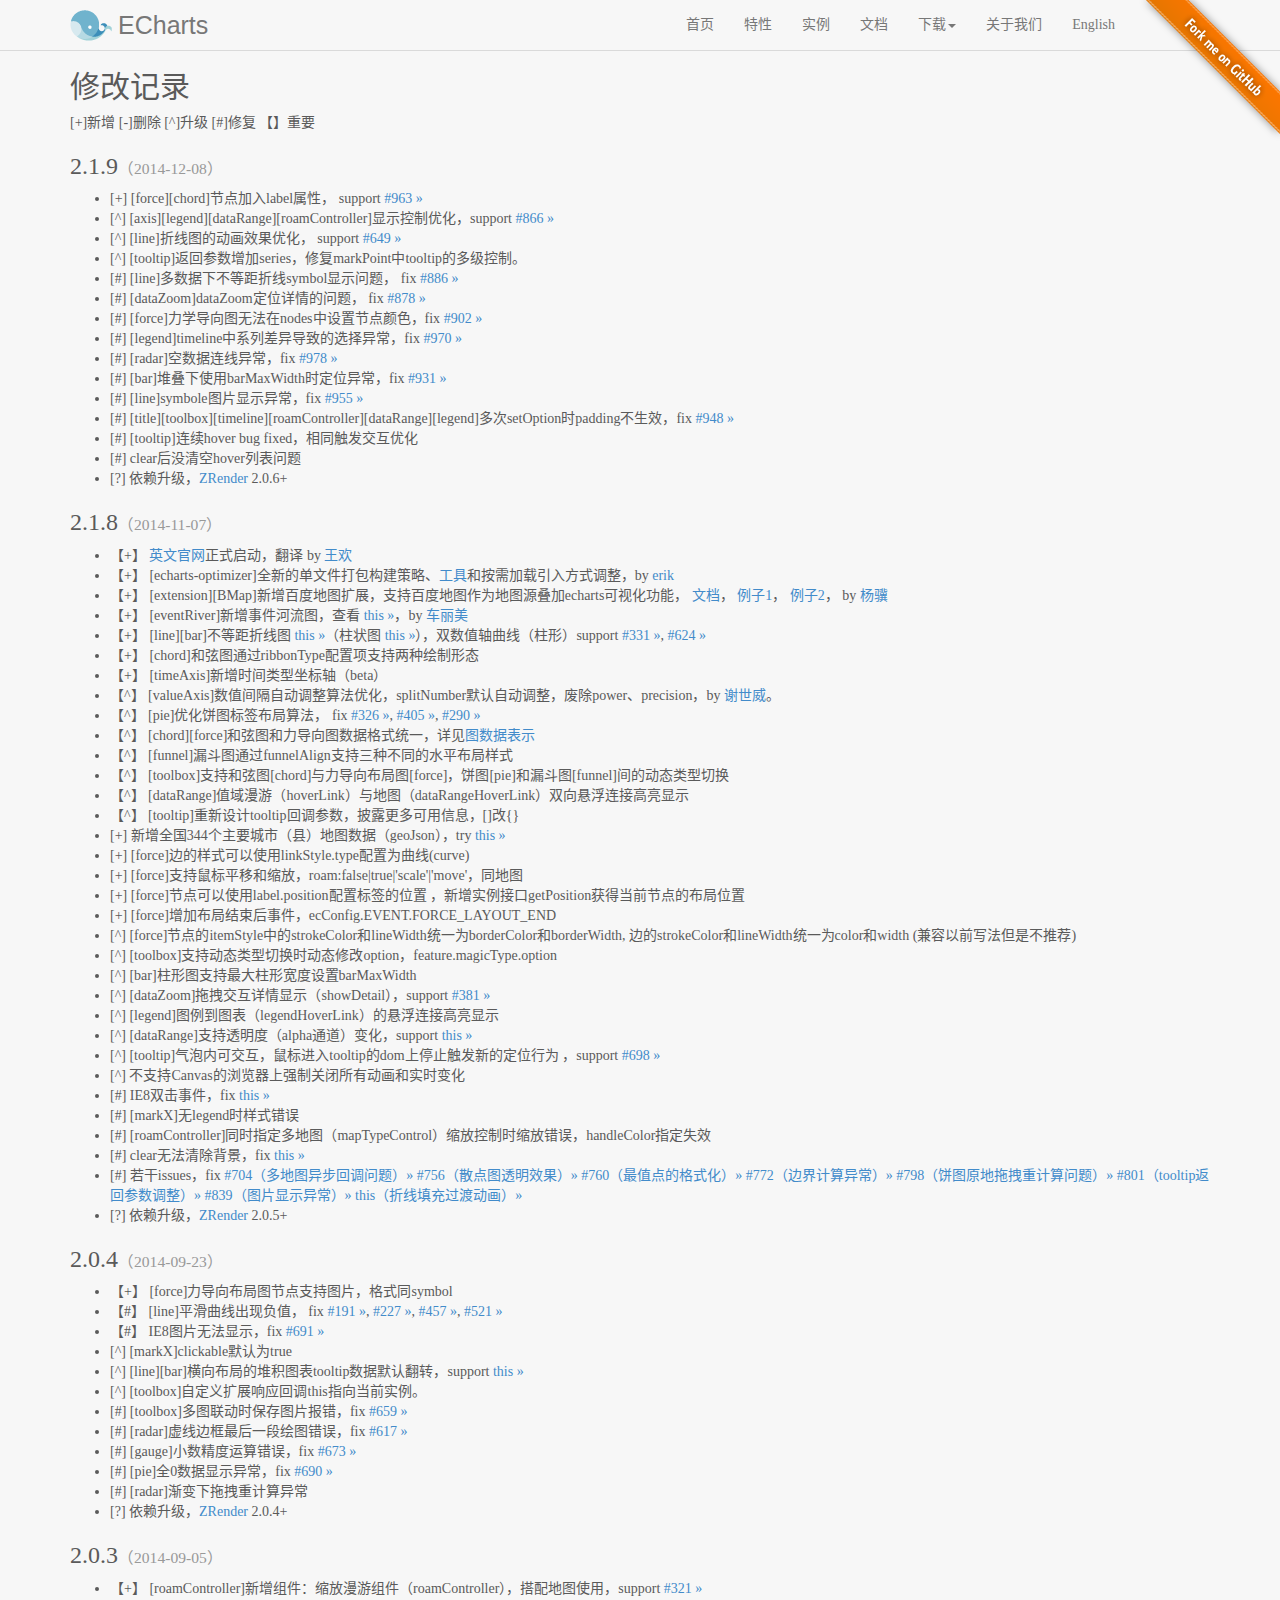
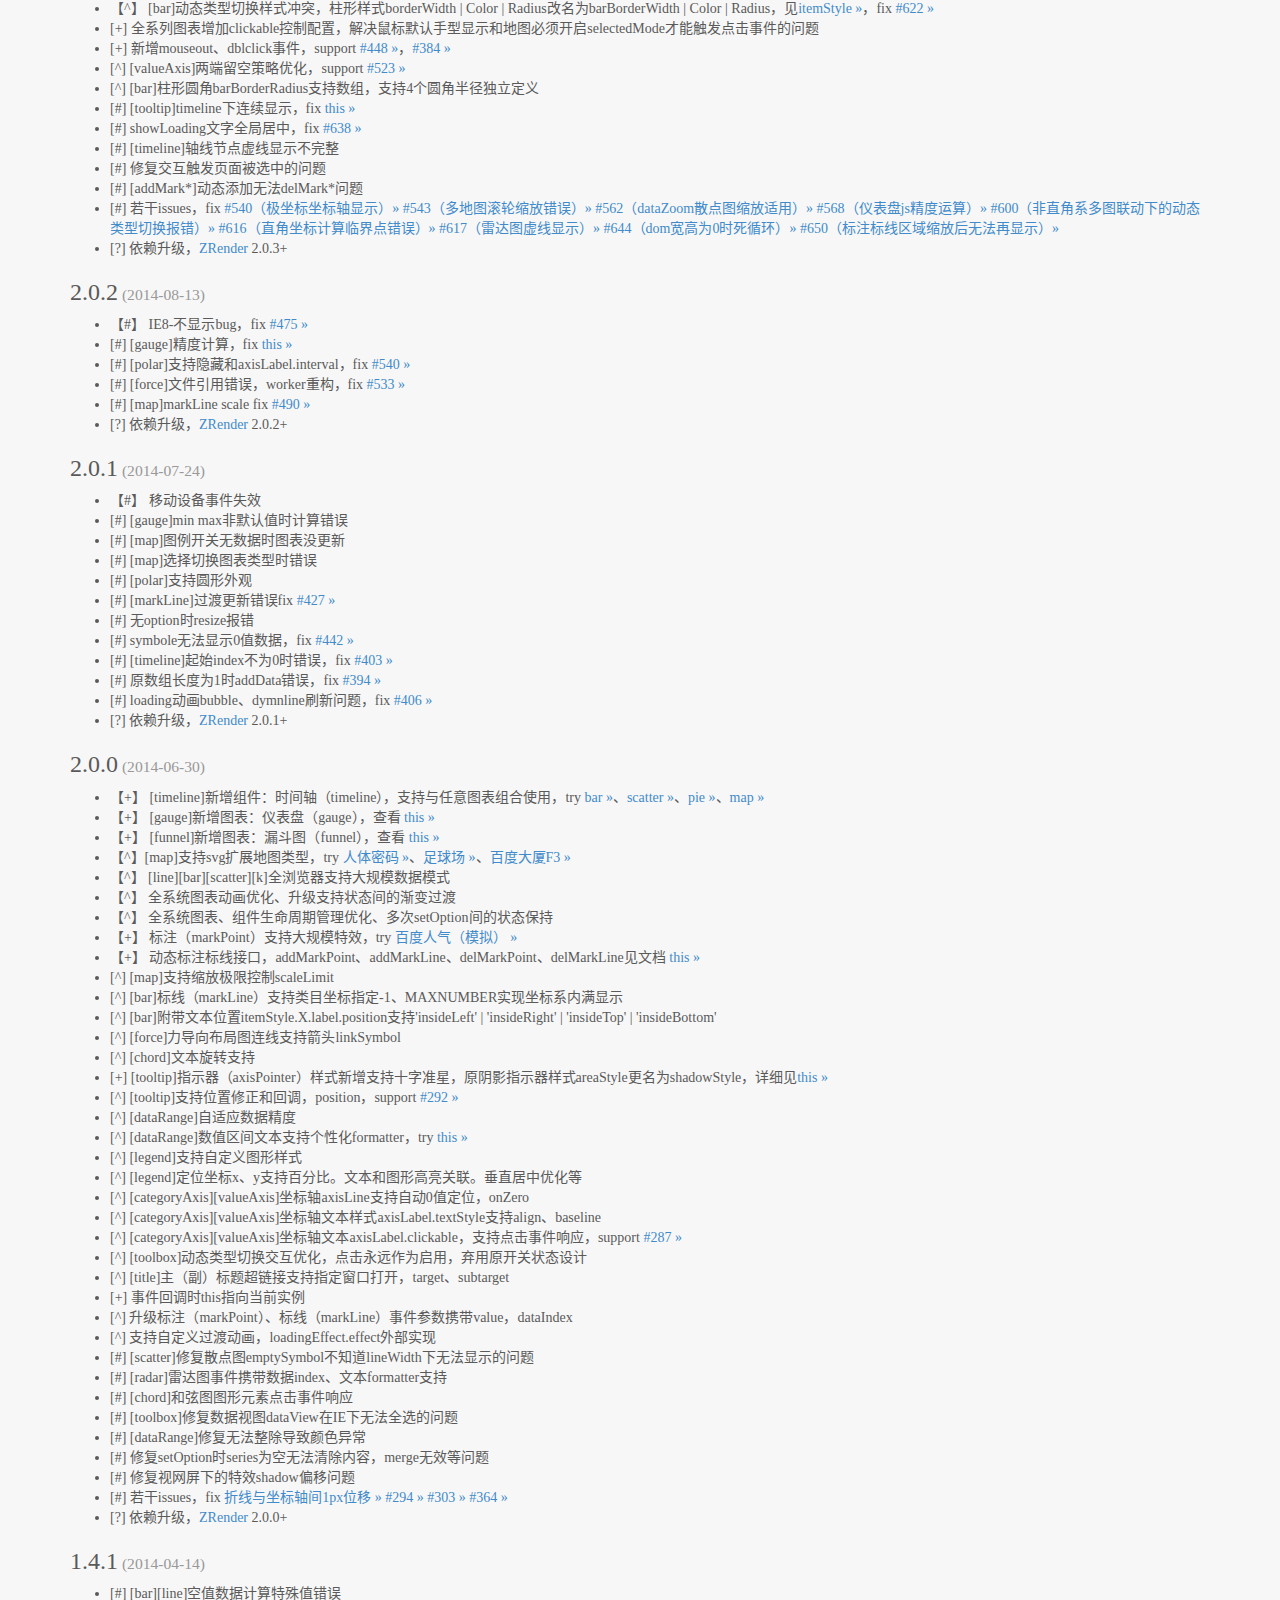
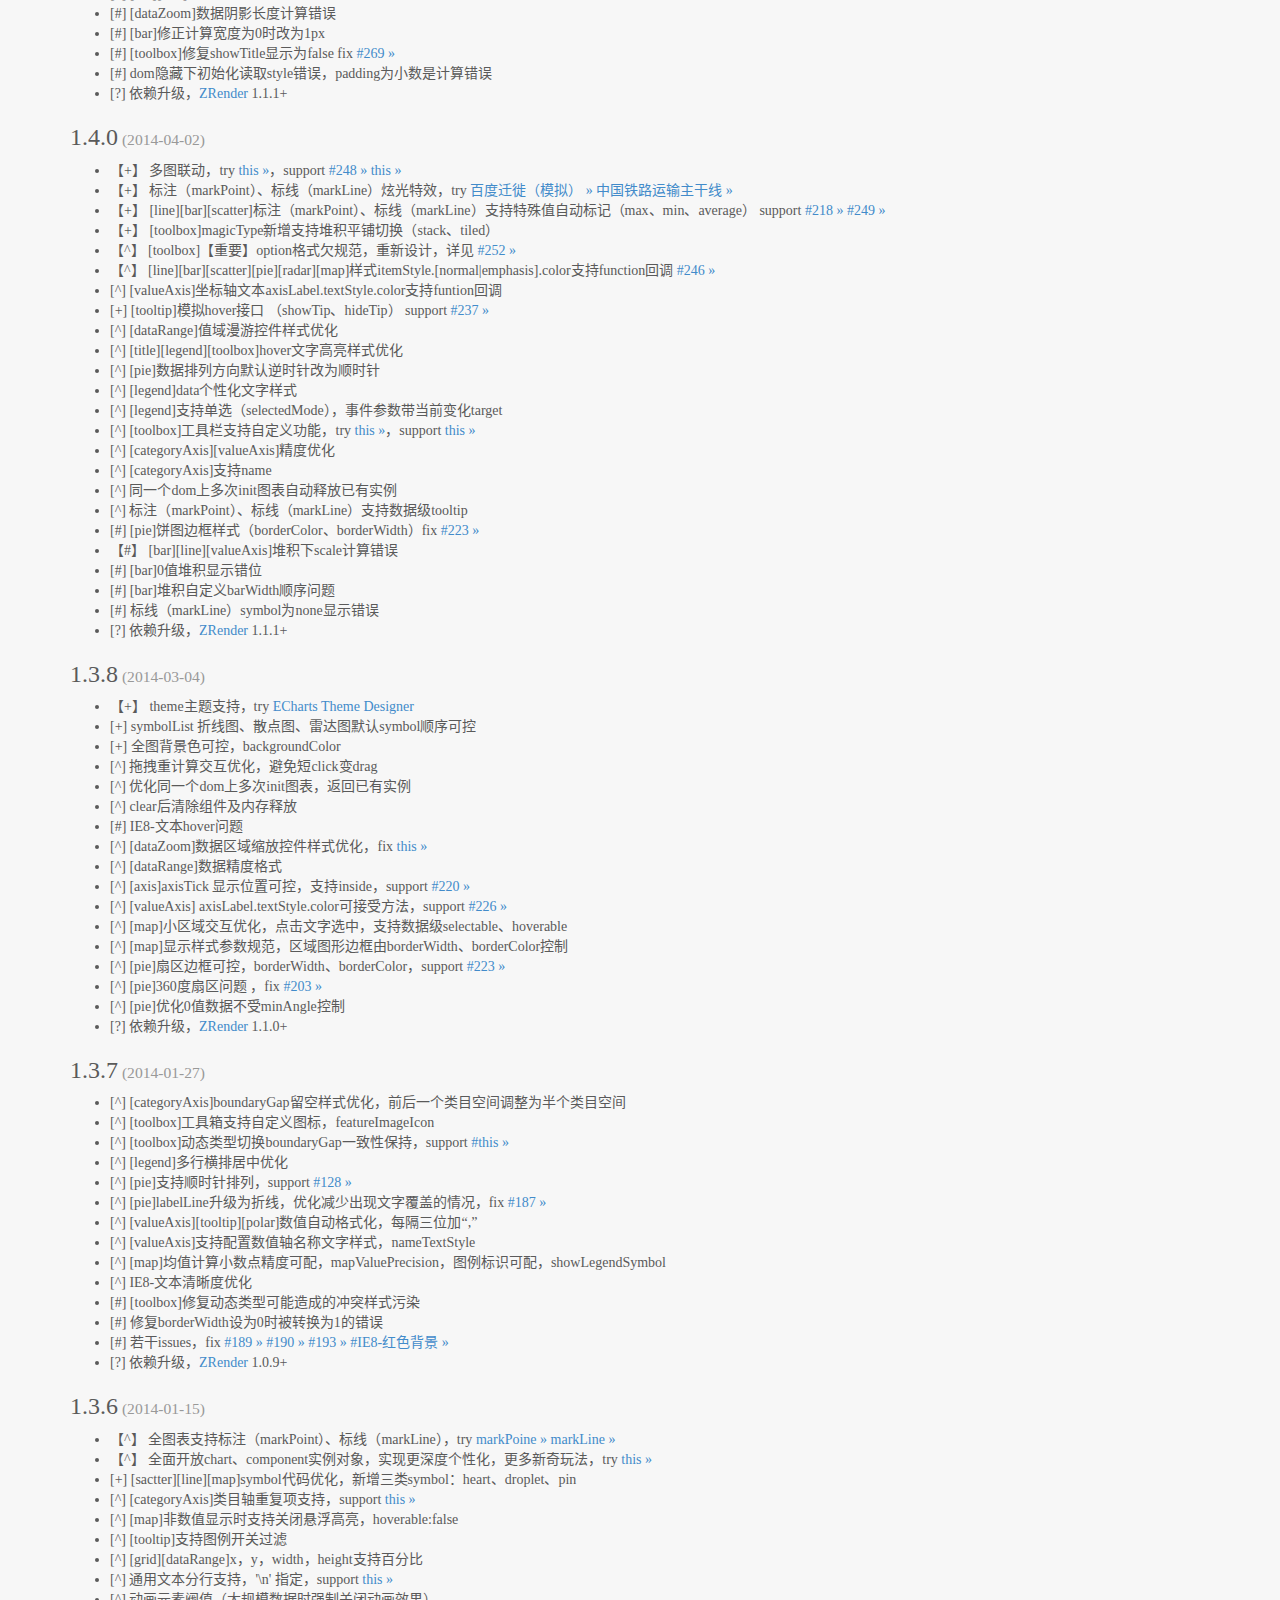
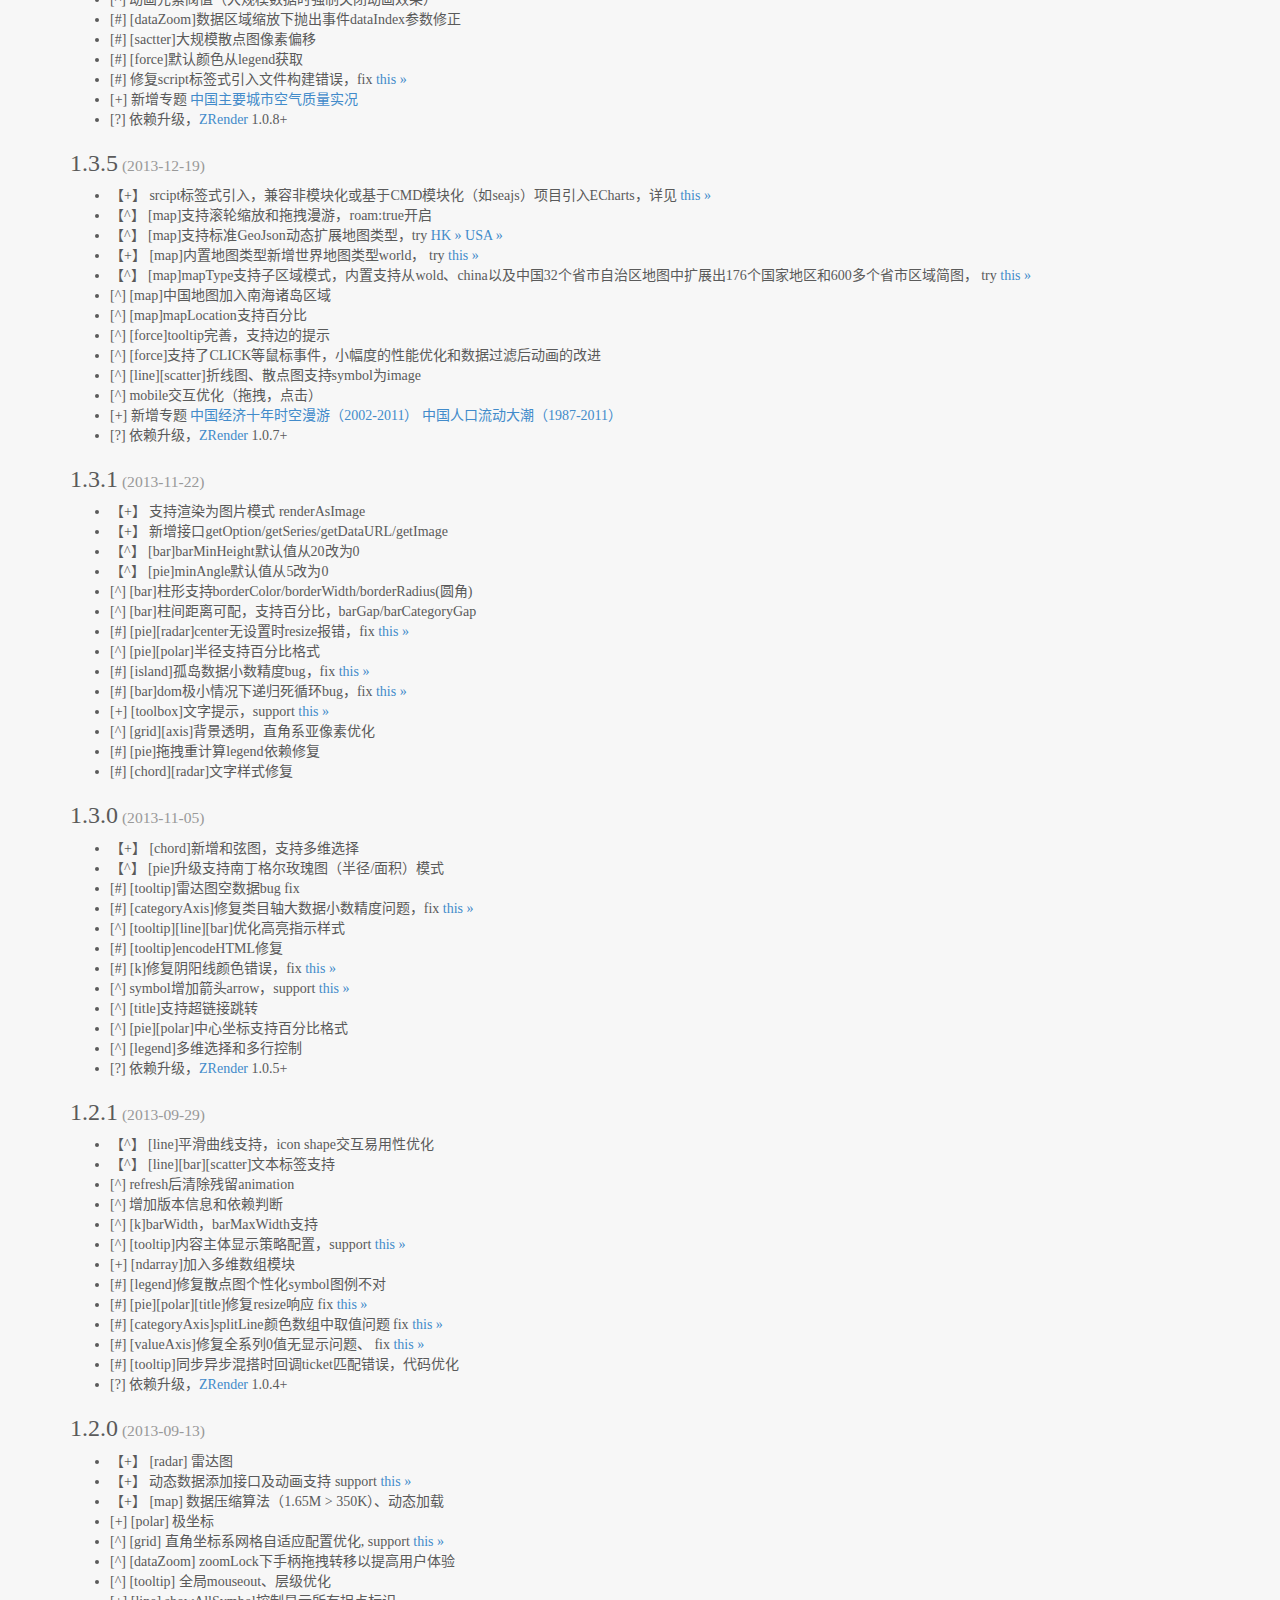
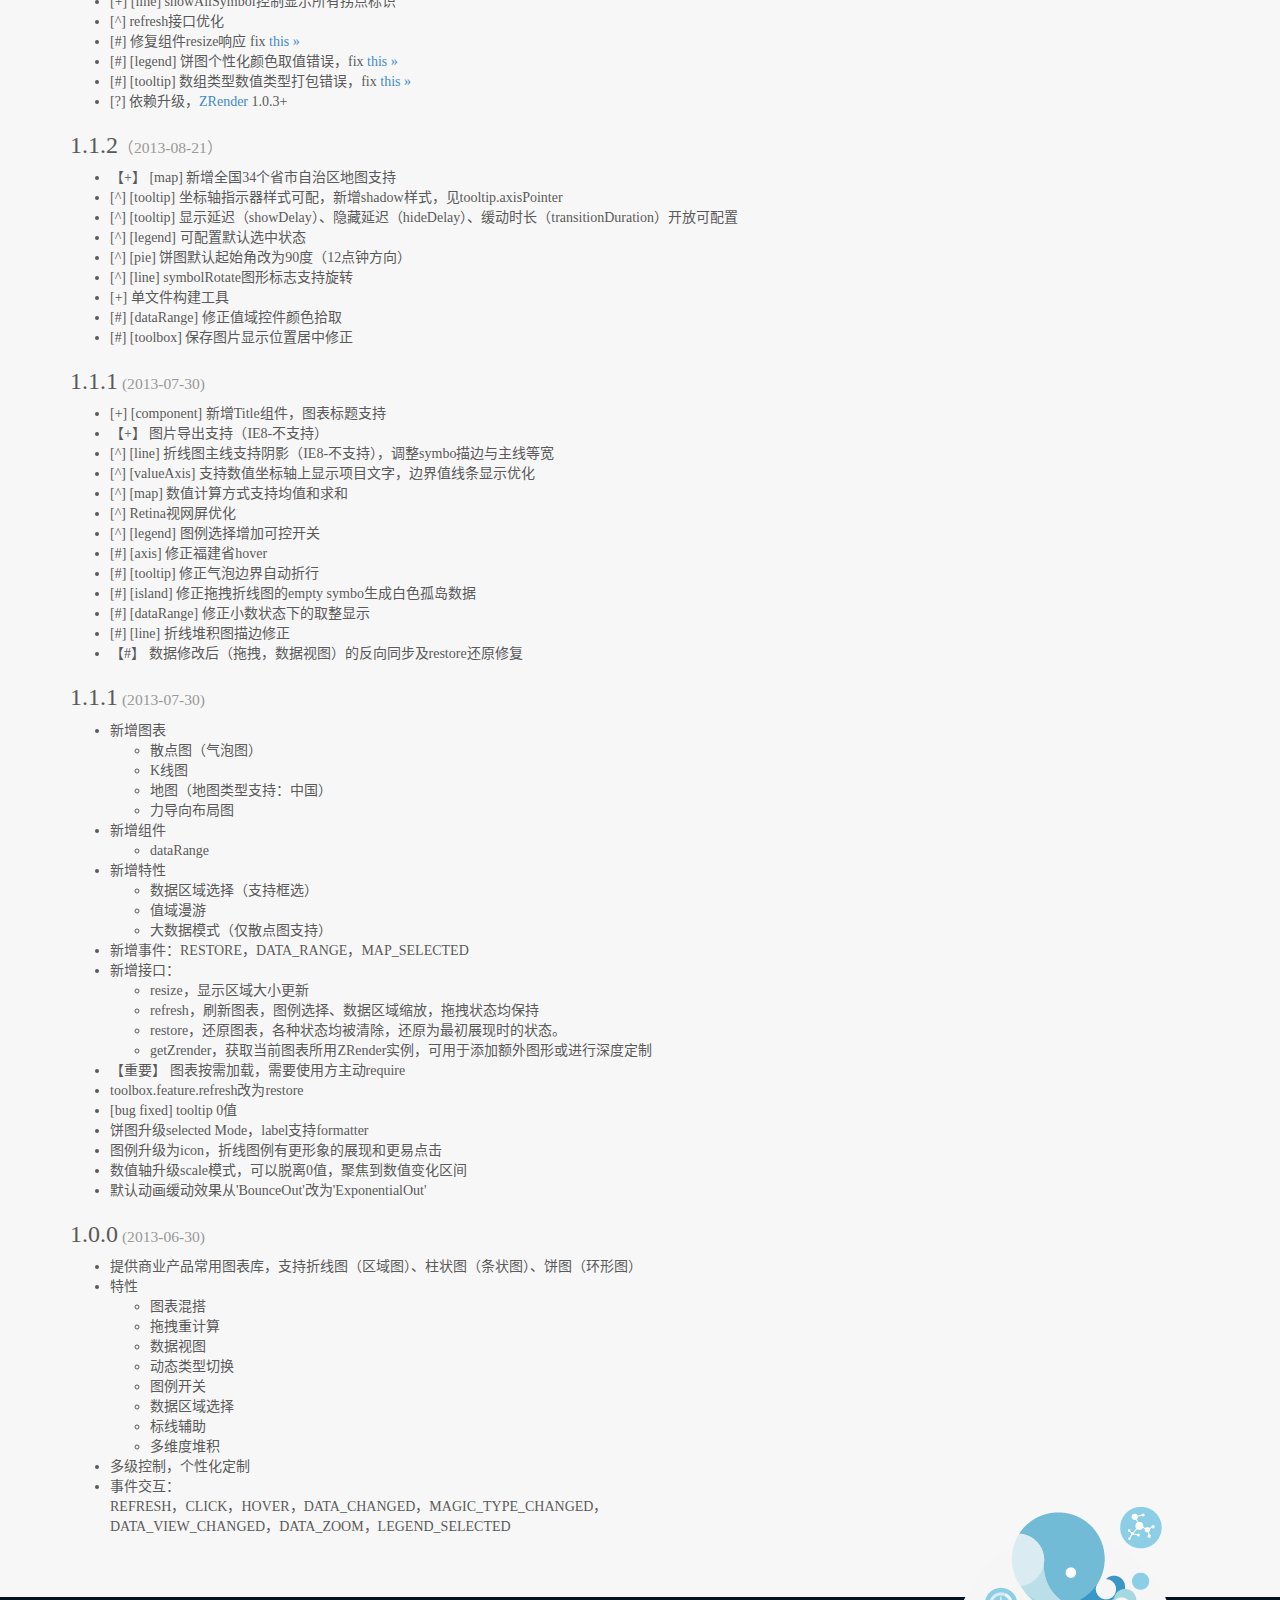
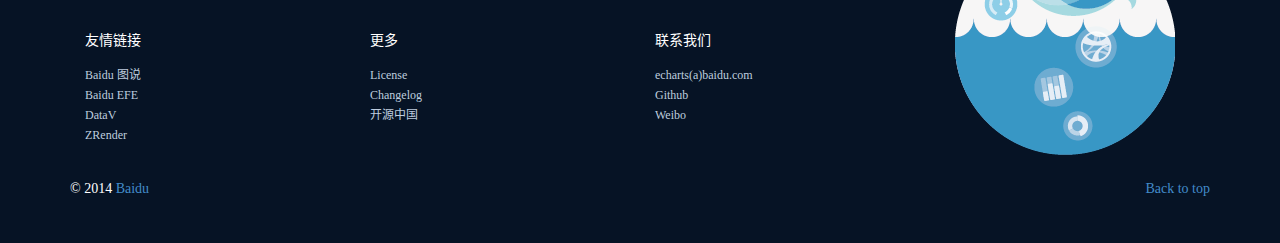
<file: echarts-2.1.10/doc/changelog.html>
<!DOCTYPE html>
<html lang="zh-cn">
  <head>
    <meta charset="utf-8">
    <meta http-equiv="X-UA-Compatible" content="IE=edge">
    <meta name="viewport" content="width=device-width, initial-scale=1.0">
    <meta name="description" content="ECharts">
    <meta name="author" content="kener.linfeng@gmail.com">
    <title>ECharts · Changelog</title>

    <link rel="shortcut icon" href="./asset/ico/favicon.png">

    <link href="http://maxcdn.bootstrapcdn.com/font-awesome/4.1.0/css/font-awesome.min.css" rel="stylesheet">
    <link href="./asset/css/bootstrap.css" rel="stylesheet">
    <link href="./asset/css/carousel.css" rel="stylesheet">
    <link href="./asset/css/echartsHome.css" rel="stylesheet">
    <!-- HTML5 shim and Respond.js IE8 support of HTML5 elements and media queries -->
    <!--[if lt IE 9]>
      <script src="https://oss.maxcdn.com/html5shiv/3.7.2/html5shiv.min.js"></script>
      <script src="https://oss.maxcdn.com/respond/1.4.2/respond.min.js"></script>
    <![endif]-->
    <style type="text/css">
        .ddhide {
            height:0;
            overflow:hidden;
        }
        .ddshow {
            height:400px;
            overflow:hidden;
            transition:height 2s;
            -moz-transition:height 2s;
            -webkit-transition:height 2s;
            -o-transition:height 2s;
        }
    </style>
  </head>

  <body>
    <!-- Fixed navbar -->
    <div class="navbar navbar-default navbar-fixed-top" role="navigation" id="head"></div>

    <div class="container">
        <div id="main-wrap" class="ddhide">
            <div id="main" style="height:400px;"></div>
        </div>
        <audio id="audioV3"></audio>
        <h2>修改记录</h2>
        <span>[+]新增 [-]删除 [^]升级 [#]修复 【】重要</span>
        <div class="row-fluid">
            <div>
                <h3>2.1.9<small>（2014-12-08）</small></h3>
                <ul>
                    <li>[+] [force][chord]节点加入label属性， support <a href="https://github.com/ecomfe/echarts/issues/963" target="_blank">#963 »</a></li>
                    <li>[^] [axis][legend][dataRange][roamController]显示控制优化，support <a href="https://github.com/ecomfe/echarts/issues/866" target="_blank">#866 »</a></li>
                    <li>[^] [line]折线图的动画效果优化， support <a href="https://github.com/ecomfe/echarts/issues/649" target="_blank">#649 »</a></li>
                    <li>[^] [tooltip]返回参数增加series，修复markPoint中tooltip的多级控制。</li>
                    <li>[#] [line]多数据下不等距折线symbol显示问题， fix <a href="https://github.com/ecomfe/echarts/issues/886" target="_blank">#886 »</a></li>
                    <li>[#] [dataZoom]dataZoom定位详情的问题， fix <a href="https://github.com/ecomfe/echarts/issues/878" target="_blank">#878 »</a></li>
                    <li>[#] [force]力学导向图无法在nodes中设置节点颜色，fix <a href="https://github.com/ecomfe/echarts/issues/902" target="_blank">#902 »</a></li>
                    <li>[#] [legend]timeline中系列差异导致的选择异常，fix <a href="https://github.com/ecomfe/echarts/issues/970" target="_blank">#970 »</a></li>
                    <li>[#] [radar]空数据连线异常，fix <a href="https://github.com/ecomfe/echarts/issues/978" target="_blank">#978 »</a></li>
                    <li>[#] [bar]堆叠下使用barMaxWidth时定位异常，fix <a href="https://github.com/ecomfe/echarts/issues/931" target="_blank">#931 »</a></li>
                    <li>[#] [line]symbole图片显示异常，fix <a href="https://github.com/ecomfe/echarts/issues/955" target="_blank">#955 »</a></li>
                    <li>[#] [title][toolbox][timeline][roamController][dataRange][legend]多次setOption时padding不生效，fix <a href="https://github.com/ecomfe/echarts/issues/948" target="_blank">#948 »</a></li>
                    <li>[#] [tooltip]连续hover bug fixed，相同触发交互优化</li>
                    <li>[#] clear后没清空hover列表问题</li>
                    <li>[?] 依赖升级，<a href="http://ecomfe.github.io/zrender/" target="_blank">ZRender</a> 2.0.6+</li>
                </ul>
            </div>
            
            <div>
                <h3>2.1.8<small>（2014-11-07）</small></h3>
                <ul>
                    <li>【+】 <a href="../index-en.html">英文官网</a>正式启动，翻译 by <a href="http://weibo.com/u/1796972522" target="_blank">王欢</a></li>
                    <li>【+】 [echarts-optimizer]全新的单文件打包构建策略、<a href="https://github.com/ecomfe/echarts-optimizer" target="_blank">工具</a>和按需加载引入方式调整，by <a href="http://weibo.com/errorrik" target="_blank">erik</a></li>
                    <li>【+】 [extension][BMap]新增百度地图扩展，支持百度地图作为地图源叠加echarts可视化功能，
                        <a href="../extension/BMap/doc/doc.html" target="_blank">文档</a>，
                        <a href="../extension/BMap/doc/BMap.html" target="_blank">例子1</a>，
                        <a href="../extension/BMap/doc/example.html" target="_blank">例子2</a>，
                        by <a href="http://weibo.com/wind108369" target="_blank">杨骥</a>
                    </li>
                    <li>【+】 [eventRiver]新增事件河流图，查看 <a href="./example.html#eventRiver" target="_blank">this »</a>，by <a href="http://weibo.com/u/2076050925" target="_blank">车丽美</a></li>
                    <li>【+】 [line][bar]不等距折线图
                        <a href="./example/line7.html" target="_blank">this »</a>（柱状图
                        <a href="./example/bar13.html" target="_blank">this »</a>），双数值轴曲线（柱形）support
                        <a href="https://github.com/ecomfe/echarts/issues/331" target="_blank">#331 »</a>,
                        <a href="https://github.com/ecomfe/echarts/issues/624" target="_blank">#624 »</a>
                    </li>
                    <li>【+】 [chord]和弦图通过ribbonType配置项支持两种绘制形态</li>
                    <li>【+】 [timeAxis]新增时间类型坐标轴（beta）</li>
                    <li>【^】 [valueAxis]数值间隔自动调整算法优化，splitNumber默认自动调整，废除power、precision，by <a href="https://github.com/i6ma" target="_blank">谢世威</a>。</li>
                    <li>【^】 [pie]优化饼图标签布局算法， fix 
                        <a href="https://github.com/ecomfe/echarts/issues/326" target="_blank">#326 »</a>,
                        <a href="https://github.com/ecomfe/echarts/issues/405" target="_blank">#405 »</a>,
                        <a href="https://github.com/ecomfe/echarts/issues/290" target="_blank">#290 »</a>
                    </li>
                    <li>【^】 [chord][force]和弦图和力导向图数据格式统一，详见<a href="./doc.html#图数据表示" target="_blank">图数据表示</a></li>
                    <li>【^】 [funnel]漏斗图通过funnelAlign支持三种不同的水平布局样式</li>
                    <li>【^】 [toolbox]支持和弦图[chord]与力导向布局图[force]，饼图[pie]和漏斗图[funnel]间的动态类型切换</li>
                    <li>【^】 [dataRange]值域漫游（hoverLink）与地图（dataRangeHoverLink）双向悬浮连接高亮显示</li>
                    <li>【^】 [tooltip]重新设计tooltip回调参数，披露更多可用信息，[]改{}</li>
                    <li>[+] 新增全国344个主要城市（县）地图数据（geoJson），try <a href="./example/map20.html" target="_blank">this »</a></li>
                    <li>[+] [force]边的样式可以使用linkStyle.type配置为曲线(curve) </li>
                    <li>[+] [force]支持鼠标平移和缩放，roam:false|true|'scale'|'move'，同地图 </li>
                    <li>[+] [force]节点可以使用label.position配置标签的位置 ，新增实例接口getPosition获得当前节点的布局位置</li>
                    <li>[+] [force]增加布局结束后事件，ecConfig.EVENT.FORCE_LAYOUT_END</li>
                    <li>[^] [force]节点的itemStyle中的strokeColor和lineWidth统一为borderColor和borderWidth, 边的strokeColor和lineWidth统一为color和width (兼容以前写法但是不推荐) </li>
                    <li>[^] [toolbox]支持动态类型切换时动态修改option，feature.magicType.option</li>
                    <li>[^] [bar]柱形图支持最大柱形宽度设置barMaxWidth</li>
                    <li>[^] [dataZoom]拖拽交互详情显示（showDetail），support <a href="https://github.com/ecomfe/echarts/issues/381" target="_blank">#381 »</a></li>
                    <li>[^] [legend]图例到图表（legendHoverLink）的悬浮连接高亮显示</li>
                    <li>[^] [dataRange]支持透明度（alpha通道）变化，support <a href="http://www.oschina.net/question/2241318_175315" target="_blank">this »</a></li>
                    <li>[^] [tooltip]气泡内可交互，鼠标进入tooltip的dom上停止触发新的定位行为 ，support <a href="https://github.com/ecomfe/echarts/issues/698" target="_blank">#698 »</a></li>
                    <li>[^] 不支持Canvas的浏览器上强制关闭所有动画和实时变化</li>
                    <li>[#] IE8双击事件，fix <a href="http://www.oschina.net/question/699139_173111" target="_blank">this »</a></li>
                    <li>[#] [markX]无legend时样式错误</li>
                    <li>[#] [roamController]同时指定多地图（mapTypeControl）缩放控制时缩放错误，handleColor指定失效</li>
                    <li>[#] clear无法清除背景，fix <a href="http://www.oschina.net/question/2005941_178466" target="_blank">this »</a></li>
                    <li>[#] 若干issues，fix
                        <a href="https://github.com/ecomfe/echarts/issues/704" target="_blank">#704（多地图异步回调问题）»</a>
                        <a href="https://github.com/ecomfe/echarts/issues/756" target="_blank">#756（散点图透明效果）»</a>
                        <a href="https://github.com/ecomfe/echarts/issues/760" target="_blank">#760（最值点的格式化）»</a>
                        <a href="https://github.com/ecomfe/echarts/issues/772" target="_blank">#772（边界计算异常）»</a>
                        <a href="https://github.com/ecomfe/echarts/issues/798" target="_blank">#798（饼图原地拖拽重计算问题）»</a>
                        <a href="https://github.com/ecomfe/echarts/issues/801" target="_blank">#801（tooltip返回参数调整）»</a>
                        <a href="https://github.com/ecomfe/echarts/issues/839" target="_blank">#839（图片显示异常）»</a>
                        <a href="http://www.oschina.net/question/2003065_173244" target="_blank">this（折线填充过渡动画）»</a>
                    </li>
                    <li>[?] 依赖升级，<a href="http://ecomfe.github.io/zrender/" target="_blank">ZRender</a> 2.0.5+</li>
                </ul>
            </div>

            <div>
                <h3>2.0.4<small>（2014-09-23）</small></h3>
                <ul>
                    <li>【+】 [force]力导向布局图节点支持图片，格式同symbol</li>
                    <li>【#】 [line]平滑曲线出现负值， fix 
                        <a href="https://github.com/ecomfe/echarts/issues/191" target="_blank">#191 »</a>, 
                        <a href="https://github.com/ecomfe/echarts/issues/227" target="_blank">#227 »</a>, 
                        <a href="https://github.com/ecomfe/echarts/issues/457" target="_blank">#457 »</a>, 
                        <a href="https://github.com/ecomfe/echarts/issues/521" target="_blank">#521 »</a>
                    </li>
                    <li>【#】 IE8图片无法显示，fix <a href="https://github.com/ecomfe/echarts/issues/691" target="_blank">#691 »</a></li>
                    <li>[^] [markX]clickable默认为true</li>
                    <li>[^] [line][bar]横向布局的堆积图表tooltip数据默认翻转，support <a href="http://www.oschina.net/question/2243452_172885" target="_blank">this »</a></li>
                    <li>[^] [toolbox]自定义扩展响应回调this指向当前实例。</li>
                    <li>[#] [toolbox]多图联动时保存图片报错，fix <a href="https://github.com/ecomfe/echarts/issues/659" target="_blank">#659 »</a></li>
                    <li>[#] [radar]虚线边框最后一段绘图错误，fix <a href="https://github.com/ecomfe/echarts/issues/617" target="_blank">#617 »</a></li>
                    <li>[#] [gauge]小数精度运算错误，fix <a href="https://github.com/ecomfe/echarts/issues/673" target="_blank">#673 »</a></li>
                    <li>[#] [pie]全0数据显示异常，fix <a href="https://github.com/ecomfe/echarts/issues/690" target="_blank">#690 »</a></li>
                    <li>[#] [radar]渐变下拖拽重计算异常</li>
                    <li>[?] 依赖升级，<a href="http://ecomfe.github.io/zrender/" target="_blank">ZRender</a> 2.0.4+</li>
                </ul>
            </div>

            <div>
                <h3>2.0.3<small>（2014-09-05）</small></h3>
                <ul>
                    <li>【+】 [roamController]新增组件：缩放漫游组件（roamController），搭配地图使用，support <a href="https://github.com/ecomfe/echarts/issues/321" target="_blank">#321 »</a></li>
                    <li>【^】 [bar]动态类型切换样式冲突，柱形样式borderWidth | Color | Radius改名为barBorderWidth | Color | Radius，见<a href="./doc.html#ItemStyle " target="_blank">itemStyle »</a>，fix <a href="https://github.com/ecomfe/echarts/issues/622" target="_blank">#622 »</a></li>
                    <li>[+] 全系列图表增加clickable控制配置，解决鼠标默认手型显示和地图必须开启selectedMode才能触发点击事件的问题</li>
                    <li>[+] 新增mouseout、dblclick事件，support <a href="https://github.com/ecomfe/echarts/issues/448" target="_blank">#448 »</a>，<a href="https://github.com/ecomfe/echarts/issues/384" target="_blank">#384 »</a></li>
                    <li>[^] [valueAxis]两端留空策略优化，support <a href="https://github.com/ecomfe/echarts/issues/523" target="_blank">#523 »</a></li>
                    <li>[^] [bar]柱形圆角barBorderRadius支持数组，支持4个圆角半径独立定义</li>
                    <li>[#] [tooltip]timeline下连续显示，fix <a href="http://www.oschina.net/question/1991188_167046" target="_blank">this »</a></li>
                    <li>[#] showLoading文字全局居中，fix <a href="https://github.com/ecomfe/echarts/issues/638" target="_blank">#638 »</a></li>
                    <li>[#] [timeline]轴线节点虚线显示不完整</li>
                    <li>[#] 修复交互触发页面被选中的问题</li>
                    <li>[#] [addMark*]动态添加无法delMark*问题</li>
                    <li>[#] 若干issues，fix
                        <a href="https://github.com/ecomfe/echarts/issues/540" target="_blank">#540（极坐标坐标轴显示）»</a>
                        <a href="https://github.com/ecomfe/echarts/issues/543" target="_blank">#543（多地图滚轮缩放错误）»</a>
                        <a href="https://github.com/ecomfe/echarts/issues/562" target="_blank">#562（dataZoom散点图缩放适用）»</a>
                        <a href="https://github.com/ecomfe/echarts/issues/568" target="_blank">#568（仪表盘js精度运算）»</a>
                        <a href="https://github.com/ecomfe/echarts/issues/600" target="_blank">#600（非直角系多图联动下的动态类型切换报错）»</a>
                        <a href="https://github.com/ecomfe/echarts/issues/616" target="_blank">#616（直角坐标计算临界点错误）»</a>
                        <a href="https://github.com/ecomfe/echarts/issues/617" target="_blank">#617（雷达图虚线显示）»</a>
                        <a href="https://github.com/ecomfe/echarts/issues/644" target="_blank">#644（dom宽高为0时死循环）»</a>
                        <a href="https://github.com/ecomfe/echarts/issues/650" target="_blank">#650（标注标线区域缩放后无法再显示）»</a>  
                    </li>
                    <li>[?] 依赖升级，<a href="http://ecomfe.github.io/zrender/" target="_blank">ZRender</a> 2.0.3+</li>
                </ul>
            </div>

            <div>
                <h3>2.0.2<small> (2014-08-13)</small></h3>
                <ul>
                    <li>【#】 IE8-不显示bug，fix <a href="https://github.com/ecomfe/echarts/issues/475" target="_blank">#475 »</a></li>
                    <li>[#] [gauge]精度计算，fix <a href="http://www.oschina.net/question/1410502_164606" target="_blank">this »</a></li>
                    <li>[#] [polar]支持隐藏和axisLabel.interval，fix <a href="https://github.com/ecomfe/echarts/issues/540" target="_blank">#540 »</a></li>
                    <li>[#] [force]文件引用错误，worker重构，fix <a href="https://github.com/ecomfe/echarts/issues/533" target="_blank">#533 »</a></li>
                    <li>[#] [map]markLine scale fix <a href="https://github.com/ecomfe/echarts/issues/490" target="_blank">#490 »</a></li>
                    <li>[?] 依赖升级，<a href="http://ecomfe.github.io/zrender/" target="_blank">ZRender</a> 2.0.2+</li>
                </ul>
            </div>

            <div>
                <h3>2.0.1<small> (2014-07-24)</small></h3>
                <ul>
                    <li>【#】 移动设备事件失效</li>
                    <li>[#] [gauge]min max非默认值时计算错误</li>
                    <li>[#] [map]图例开关无数据时图表没更新</li>
                    <li>[#] [map]选择切换图表类型时错误</li>
                    <li>[#] [polar]支持圆形外观</li>
                    <li>[#] [markLine]过渡更新错误fix <a href="https://github.com/ecomfe/echarts/issues/427" target="_blank">#427 »</a></li>
                    <li>[#] 无option时resize报错</li>
                    <li>[#] symbole无法显示0值数据，fix <a href="https://github.com/ecomfe/echarts/issues/442" target="_blank">#442 »</a></li>
                    <li>[#] [timeline]起始index不为0时错误，fix <a href="https://github.com/ecomfe/echarts/issues/403" target="_blank">#403 »</a></li>
                    <li>[#] 原数组长度为1时addData错误，fix <a href="https://github.com/ecomfe/echarts/issues/394" target="_blank">#394 »</a></li>
                    <li>[#] loading动画bubble、dymnline刷新问题，fix <a href="https://github.com/ecomfe/echarts/issues/406" target="_blank">#406 »</a></li>
                    <li>[?] 依赖升级，<a href="http://ecomfe.github.io/zrender/" target="_blank">ZRender</a> 2.0.1+</li>
                </ul>
            </div>

            <div>
                <h3>2.0.0<small> (2014-06-30)</small></h3>
                <ul>
                    <li>【+】 [timeline]新增组件：时间轴（timeline），支持与任意图表组合使用，try <a href="./example/bar11.html" target="_blank">bar »</a>、<a href="./example/scatter4.html" target="_blank">scatter »</a>、<a href="./example/pie7.html" target="_blank">pie »</a>、<a href="./example/map14.html" target="_blank">map »</a></li>
                    <li>【+】 [gauge]新增图表：仪表盘（gauge），查看 <a href="./example.html#gauge " target="_blank">this »</a></li>
                    <li>【+】 [funnel]新增图表：漏斗图（funnel），查看 <a href="./example.html#funnel " target="_blank">this »</a></li>
                    <li>【^】[map]支持svg扩展地图类型，try <a href="./example/map16.html" target="_blank">人体密码 »</a>、<a href="./example/map17.html" target="_blank">足球场 »</a>、<a href="./example/map18.html" target="_blank">百度大厦F3 »</a></li>
                    <li>【^】 [line][bar][scatter][k]全浏览器支持大规模数据模式</li>
                    <li>【^】 全系统图表动画优化、升级支持状态间的渐变过渡</li>
                    <li>【^】 全系统图表、组件生命周期管理优化、多次setOption间的状态保持</li>
                    <li>【+】 标注（markPoint）支持大规模特效，try <a href="./example/map15.html" target="_blank">百度人气（模拟） »</a></li>
                    <li>【+】 动态标注标线接口，addMarkPoint、addMarkLine、delMarkPoint、delMarkLine见文档 <a href="./doc.html#实例方法 " target="_blank">this »</a></li>
                    <li>[^] [map]支持缩放极限控制scaleLimit</li>
                    <li>[^] [bar]标线（markLine）支持类目坐标指定-1、MAXNUMBER实现坐标系内满显示</li>
                    <li>[^] [bar]附带文本位置itemStyle.X.label.position支持'insideLeft' | 'insideRight' | 'insideTop' | 'insideBottom'</li>
                    <li>[^] [force]力导向布局图连线支持箭头linkSymbol</li>
                    <li>[^] [chord]文本旋转支持</li>
                    <li>[+] [tooltip]指示器（axisPointer）样式新增支持十字准星，原阴影指示器样式areaStyle更名为shadowStyle，详细见<a href="doc.html#Tooltip" target="_blank">this »</a></li>
                    <li>[^] [tooltip]支持位置修正和回调，position，support <a href="https://github.com/ecomfe/echarts/issues/292" target="_blank">#292 »</a></li>
                    <li>[^] [dataRange]自适应数据精度</li>
                    <li>[^] [dataRange]数值区间文本支持个性化formatter，try <a href="./example/dataRange.html" target="_blank">this »</a></li>
                    <li>[^] [legend]支持自定义图形样式</li>
                    <li>[^] [legend]定位坐标x、y支持百分比。文本和图形高亮关联。垂直居中优化等</li>
                    <li>[^] [categoryAxis][valueAxis]坐标轴axisLine支持自动0值定位，onZero</li>
                    <li>[^] [categoryAxis][valueAxis]坐标轴文本样式axisLabel.textStyle支持align、baseline</li>
                    <li>[^] [categoryAxis][valueAxis]坐标轴文本axisLabel.clickable，支持点击事件响应，support <a href="https://github.com/ecomfe/echarts/issues/287" target="_blank">#287 »</a></li>
                    <li>[^] [toolbox]动态类型切换交互优化，点击永远作为启用，弃用原开关状态设计</li>
                    <li>[^] [title]主（副）标题超链接支持指定窗口打开，target、subtarget</li>
                    <li>[+] 事件回调时this指向当前实例</li>
                    <li>[^] 升级标注（markPoint）、标线（markLine）事件参数携带value，dataIndex</li>
                    <li>[^] 支持自定义过渡动画，loadingEffect.effect外部实现</li>
                    <li>[#] [scatter]修复散点图emptySymbol不知道lineWidth下无法显示的问题</li>
                    <li>[#] [radar]雷达图事件携带数据index、文本formatter支持</li>
                    <li>[#] [chord]和弦图图形元素点击事件响应</li>
                    <li>[#] [toolbox]修复数据视图dataView在IE下无法全选的问题</li>
                    <li>[#] [dataRange]修复无法整除导致颜色异常</li>
                    <li>[#] 修复setOption时series为空无法清除内容，merge无效等问题 </li>
                    <li>[#] 修复视网屏下的特效shadow偏移问题</li>
                    <li>[#] 若干issues，fix
                        <a href="#" target="_blank">折线与坐标轴间1px位移 »</a>
                        <a href="https://github.com/ecomfe/echarts/issues/294" target="_blank">#294 »</a>
                        <a href="https://github.com/ecomfe/echarts/issues/303" target="_blank">#303 »</a>
                        <a href="https://github.com/ecomfe/echarts/issues/364" target="_blank">#364 »</a> 
                    </li>
                    <li>[?] 依赖升级，<a href="http://ecomfe.github.io/zrender/" target="_blank">ZRender</a> 2.0.0+</li>
                </ul>
            </div>

            <div>
                <h3>1.4.1<small> (2014-04-14)</small></h3>
                <ul>
                    <li>[#] [bar][line]空值数据计算特殊值错误</li>
                    <li>[#] [dataZoom]数据阴影长度计算错误</li>
                    <li>[#] [bar]修正计算宽度为0时改为1px</li>
                    <li>[#] [toolbox]修复showTitle显示为false fix <a href="https://github.com/ecomfe/echarts/issues/269" target="_blank">#269 »</a></li>
                    <li>[#] dom隐藏下初始化读取style错误，padding为小数是计算错误</li>
                    <li>[?] 依赖升级，<a href="http://ecomfe.github.io/zrender/" target="_blank">ZRender</a> 1.1.1+</li>
                </ul>
            </div>

            <div>
                <h3>1.4.0<small> (2014-04-02)</small></h3>
                <ul>
                    <li>【+】 多图联动，try <a href="./example/mix8.html" target="_blank">this »</a>，support <a href="https://github.com/ecomfe/echarts/issues/248" target="_blank">#248 »</a> <a href="http://www.oschina.net/question/1457761_145010" target="_blank">this »</a></li>
                    <li>【+】 标注（markPoint）、标线（markLine）炫光特效，try <a href="./example/map11.html" target="_blank">百度迁徙（模拟） »</a> <a href="./example/map12.html" target="_blank">中国铁路运输主干线 »</a></li>
                    <li>【+】 [line][bar][scatter]标注（markPoint）、标线（markLine）支持特殊值自动标记（max、min、average） support <a href="https://github.com/ecomfe/echarts/issues/218" target="_blank">#218 »</a> <a href="https://github.com/ecomfe/echarts/issues/249" target="_blank">#249 »</a></li>
                    <li>【+】 [toolbox]magicType新增支持堆积平铺切换（stack、tiled）</li>
                    <li>【^】 [toolbox]【重要】option格式欠规范，重新设计，详见  <a href="https://github.com/ecomfe/echarts/issues/252" target="_blank">#252 »</a></li>
                    <li>【^】 [line][bar][scatter][pie][radar][map]样式itemStyle.[normal|emphasis].color支持function回调   <a href="https://github.com/ecomfe/echarts/issues/246" target="_blank">#246 »</a></li>
                    <li>[^] [valueAxis]坐标轴文本axisLabel.textStyle.color支持funtion回调</li>
                    <li>[+] [tooltip]模拟hover接口 （showTip、hideTip） support <a href="https://github.com/ecomfe/echarts/issues/237" target="_blank">#237 »</a></li>
                    <li>[^] [dataRange]值域漫游控件样式优化</li>
                    <li>[^] [title][legend][toolbox]hover文字高亮样式优化</li>
                    <li>[^] [pie]数据排列方向默认逆时针改为顺时针</li>
                    <li>[^] [legend]data个性化文字样式</li>
                    <li>[^] [legend]支持单选（selectedMode），事件参数带当前变化target</li>
                    <li>[^] [toolbox]工具栏支持自定义功能，try <a href="example/toolbox.html" target="_blank">this »</a>，support <a href="http://www.oschina.net/question/1020272_144976" target="_blank">this »</a></li>
                    <li>[^] [categoryAxis][valueAxis]精度优化</li>
                    <li>[^] [categoryAxis]支持name</li>
                    <li>[^] 同一个dom上多次init图表自动释放已有实例</li>
                    <li>[^] 标注（markPoint）、标线（markLine）支持数据级tooltip</li>
                    <li>[#] [pie]饼图边框样式（borderColor、borderWidth）fix <a href="https://github.com/ecomfe/echarts/issues/223" target="_blank">#223 »</a></li>
                    <li>【#】 [bar][line][valueAxis]堆积下scale计算错误</li>
                    <li>[#] [bar]0值堆积显示错位</li>
                    <li>[#] [bar]堆积自定义barWidth顺序问题</li>
                    <li>[#] 标线（markLine）symbol为none显示错误</li>
                    <li>[?] 依赖升级，<a href="http://ecomfe.github.io/zrender/" target="_blank">ZRender</a> 1.1.1+</li>
                </ul>
            </div>

            <div>
                <h3>1.3.8<small> (2014-03-04)</small></h3>
                <ul>
                    <li>【+】 theme主题支持，try <a href='./example/themeDesigner.html' target="_blank">ECharts Theme Designer</a></li>
                    <li>[+] symbolList 折线图、散点图、雷达图默认symbol顺序可控</li>
                    <li>[+] 全图背景色可控，backgroundColor</li>
                    <li>[^] 拖拽重计算交互优化，避免短click变drag</li>
                    <li>[^] 优化同一个dom上多次init图表，返回已有实例</li>
                    <li>[^] clear后清除组件及内存释放</li>
                    <li>[#] IE8-文本hover问题</li>
                    <li>[^] [dataZoom]数据区域缩放控件样式优化，fix <a href="http://www.oschina.net/question/1431801_143036" target="_blank">this »</a></li>
                    <li>[^] [dataRange]数据精度格式</li>
                    <li>[^] [axis]axisTick 显示位置可控，支持inside，support <a href="https://github.com/ecomfe/echarts/issues/220" target="_blank">#220 »</a></li>
                    <li>[^] [valueAxis] axisLabel.textStyle.color可接受方法，support <a href="https://github.com/ecomfe/echarts/issues/226" target="_blank">#226 »</a></li>
                    <li>[^] [map]小区域交互优化，点击文字选中，支持数据级selectable、hoverable</li>
                    <li>[^] [map]显示样式参数规范，区域图形边框由borderWidth、borderColor控制</li>
                    <li>[^] [pie]扇区边框可控，borderWidth、borderColor，support  <a href="https://github.com/ecomfe/echarts/issues/223" target="_blank">#223 »</a></li>
                    <li>[^] [pie]360度扇区问题 ，fix <a href="https://github.com/ecomfe/echarts/issues/203" target="_blank">#203 »</a> </li>
                    <li>[^] [pie]优化0值数据不受minAngle控制</li>
                    <li>[?] 依赖升级，<a href="http://ecomfe.github.io/zrender/" target="_blank">ZRender</a> 1.1.0+</li>
                </ul>
            </div>

            <div>
                <h3>1.3.7<small> (2014-01-27)</small></h3>
                <ul>
                    <li>[^] [categoryAxis]boundaryGap留空样式优化，前后一个类目空间调整为半个类目空间</li>
                    <li>[^] [toolbox]工具箱支持自定义图标，featureImageIcon</li>
                    <li>[^] [toolbox]动态类型切换boundaryGap一致性保持，support <a href="http://www.oschina.net/question/1440737_141336" target="_blank">#this »</a></li>
                    <li>[^] [legend]多行横排居中优化</li>
                    <li>[^] [pie]支持顺时针排列，support <a href="https://github.com/ecomfe/echarts/issues/128" target="_blank">#128 »</a></li>
                    <li>[^] [pie]labelLine升级为折线，优化减少出现文字覆盖的情况，fix  <a href="https://github.com/ecomfe/echarts/issues/187" target="_blank">#187 »</a></li>
                    <li>[^] [valueAxis][tooltip][polar]数值自动格式化，每隔三位加“,”</li>
                    <li>[^] [valueAxis]支持配置数值轴名称文字样式，nameTextStyle</li>
                    <li>[^] [map]均值计算小数点精度可配，mapValuePrecision，图例标识可配，showLegendSymbol</li>
                    <li>[^] IE8-文本清晰度优化</li>
                    <li>[#] [toolbox]修复动态类型可能造成的冲突样式污染</li>
                    <li>[#] 修复borderWidth设为0时被转换为1的错误</li>
                    <li>[#] 若干issues，fix 
                        <a href="https://github.com/ecomfe/echarts/issues/189" target="_blank">#189 »</a> 
                        <a href="https://github.com/ecomfe/echarts/issues/190" target="_blank">#190 »</a>
                        <a href="https://github.com/ecomfe/echarts/issues/193" target="_blank">#193 »</a>
                        <a href="http://www.oschina.net/question/1384706_141045" target="_blank">#IE8-红色背景 »</a>
                    </li>
                    <li>[?] 依赖升级，<a href="http://ecomfe.github.io/zrender/" target="_blank">ZRender</a> 1.0.9+</li>
                </ul>
            </div>

            <div>
                <h3>1.3.6<small> (2014-01-15)</small></h3>
                <ul>
                    <li>【^】 全图表支持标注（markPoint）、标线（markLine），try <a href="./example/map9.html" target="_blank">markPoine »</a> <a href="./example/map10.html" target="_blank">markLine »</a></li>
                    <li>【^】 全面开放chart、component实例对象，实现更深度个性化，更多新奇玩法，try <a href="./example/mix7.html" target="_blank">this »</a></li>
                    <li>[+] [sactter][line][map]symbol代码优化，新增三类symbol：heart、droplet、pin</li>
                    <li>[^] [categoryAxis]类目轴重复项支持，support <a href="https://github.com/ecomfe/echarts/issues/165" target="_blank">this »</a></li>
                    <li>[^] [map]非数值显示时支持关闭悬浮高亮，hoverable:false</li>
                    <li>[^] [tooltip]支持图例开关过滤</li>
                    <li>[^] [grid][dataRange]x，y，width，height支持百分比</li>
                    <li>[^] 通用文本分行支持，'\n' 指定，support <a href="https://github.com/ecomfe/echarts/issues/186" target="_blank">this »</a></li>
                    <li>[^] 动画元素阀值（大规模数据时强制关闭动画效果）</li>
                    <li>[#] [dataZoom]数据区域缩放下抛出事件dataIndex参数修正</li>
                    <li>[#] [sactter]大规模散点图像素偏移</li>
                    <li>[#] [force]默认颜色从legend获取</li>
                    <li>[#] 修复script标签式引入文件构建错误，fix <a href="https://github.com/ecomfe/echarts/issues/174" target="_blank">this »</a></li>
                    <li>[+] 新增专题 <a href="example/topic/aqi-china/index.html" target="_blank">中国主要城市空气质量实况</a>
                    <li>[?] 依赖升级，<a href="http://ecomfe.github.io/zrender/" target="_blank">ZRender</a> 1.0.8+</li>
                </ul>
            </div>

            <div>
                <h3>1.3.5<small> (2013-12-19)</small></h3>
                <ul>
                    <li>【+】 srcipt标签式引入，兼容非模块化或基于CMD模块化（如seajs）项目引入ECharts，详见 <a href="doc.html#引入ECharts3" target="_blank">this »</a></li>
                    <li>【^】 [map]支持滚轮缩放和拖拽漫游，roam:true开启</li>
                    <li>【^】 [map]支持标准GeoJson动态扩展地图类型，try <a href="./example/map6.html" target="_blank">HK »</a> <a href="./example/map7.html" target="_blank">USA »</a></li>
                    <li>【+】 [map]内置地图类型新增世界地图类型world， try <a href="./example/map4.html" target="_blank">this »</a></li>
                    <li>【^】 [map]mapType支持子区域模式，内置支持从wold、china以及中国32个省市自治区地图中扩展出176个国家地区和600多个省市区域简图， try <a href="./example/map8.html" target="_blank">this »</a></li>
                    <li>[^] [map]中国地图加入南海诸岛区域</li>
                    <li>[^] [map]mapLocation支持百分比</li>
                    <li>[^] [force]tooltip完善，支持边的提示</li>
                    <li>[^] [force]支持了CLICK等鼠标事件，小幅度的性能优化和数据过滤后动画的改进</li>
                    <li>[^] [line][scatter]折线图、散点图支持symbol为image</li>
                    <li>[^] mobile交互优化（拖拽，点击）</li>
                    <li>[+] 新增专题 <a href="example/topic/10-me-china/index.html" target="_blank">中国经济十年时空漫游（2002-2011）</a> <a href="example/topic/24-population-china/index.html" target="_blank">中国人口流动大潮（1987-2011）</a></li>
                    <li>[?] 依赖升级，<a href="http://ecomfe.github.io/zrender/" target="_blank">ZRender</a> 1.0.7+</li>
                </ul>
            </div>

            <div>
                <h3>1.3.1<small> (2013-11-22)</small></h3>
                <ul>
                    <li>【+】 支持渲染为图片模式 renderAsImage</li>
                    <li>【+】 新增接口getOption/getSeries/getDataURL/getImage</li>
                    <li>【^】 [bar]barMinHeight默认值从20改为0</li>
                    <li>【^】 [pie]minAngle默认值从5改为0</li>
                    <li>[^] [bar]柱形支持borderColor/borderWidth/borderRadius(圆角)</li>
                    <li>[^] [bar]柱间距离可配，支持百分比，barGap/barCategoryGap</li>
                    <li>[#] [pie][radar]center无设置时resize报错，fix <a href="https://github.com/ecomfe/echarts/issues/133" target="_blank">this »</a></li>
                    <li>[^] [pie][polar]半径支持百分比格式</li>
                    <li>[#] [island]孤岛数据小数精度bug，fix <a href="https://github.com/ecomfe/echarts/issues/126" target="_blank">this »</a></li>
                    <li>[#] [bar]dom极小情况下递归死循环bug，fix <a href="https://github.com/ecomfe/echarts/issues/138" target="_blank">this »</a></li>
                    <li>[+] [toolbox]文字提示，support <a href="https://github.com/ecomfe/echarts/issues/136" target="_blank">this »</a></li>
                    <li>[^] [grid][axis]背景透明，直角系亚像素优化</li>
                    <li>[#] [pie]拖拽重计算legend依赖修复</li>
                    <li>[#] [chord][radar]文字样式修复</li>
                </ul>
            </div>

            <div>
                <h3>1.3.0<small> (2013-11-05)</small></h3>
                <ul>
                    <li>【+】 [chord]新增和弦图，支持多维选择</li>
                    <li>【^】 [pie]升级支持南丁格尔玫瑰图（半径/面积）模式</li>
                    <li>[#] [tooltip]雷达图空数据bug fix</li>
                    <li>[#] [categoryAxis]修复类目轴大数据小数精度问题，fix <a href="https://github.com/ecomfe/echarts/issues/110" target="_blank">this »</a></li>
                    <li>[^] [tooltip][line][bar]优化高亮指示样式</li>
                    <li>[#] [tooltip]encodeHTML修复</li>
                    <li>[#] [k]修复阴阳线颜色错误，fix <a href="https://github.com/ecomfe/echarts/issues/112" target="_blank">this »</a></li>
                    <li>[^] symbol增加箭头arrow，support <a href="http://www.oschina.net/question/1182177_128527" target="_blank">this »</a></li>
                    <li>[^] [title]支持超链接跳转</li>
                    <li>[^] [pie][polar]中心坐标支持百分比格式</li>
                    <li>[^] [legend]多维选择和多行控制</li>
                    <li>[?] 依赖升级，<a href="http://ecomfe.github.io/zrender/" target="_blank">ZRender</a> 1.0.5+</li>
                </ul>
            </div>

            <div>
                <h3>1.2.1<small> (2013-09-29)</small></h3>
                <ul>
                    <li>【^】 [line]平滑曲线支持，icon shape交互易用性优化</li>
                    <li>【^】 [line][bar][scatter]文本标签支持</li>
                    <li>[^] refresh后清除残留animation</li>
                    <li>[^] 增加版本信息和依赖判断</li>
                    <li>[^] [k]barWidth，barMaxWidth支持</li>
                    <li>[^] [tooltip]内容主体显示策略配置，support <a href="https://github.com/ecomfe/echarts/issues/102" target="_blank">this »</a></li>
                    <li>[+] [ndarray]加入多维数组模块</li>
                    <li>[#] [legend]修复散点图个性化symbol图例不对</li>
                    <li>[#] [pie][polar][title]修复resize响应 fix <a href="https://github.com/ecomfe/echarts/issues/83" target="_blank">this »</a></li>
                    <li>[#] [categoryAxis]splitLine颜色数组中取值问题 fix <a href="https://github.com/ecomfe/echarts/issues/90" target="_blank">this »</a></li>
                    <li>[#] [valueAxis]修复全系列0值无显示问题、 fix <a href="https://github.com/ecomfe/echarts/issues/101" target="_blank">this »</a></li>
                    <li>[#] [tooltip]同步异步混搭时回调ticket匹配错误，代码优化</li>
                    <li>[?] 依赖升级，<a href="http://ecomfe.github.io/zrender/" target="_blank">ZRender</a> 1.0.4+</li>
                </ul>
            </div>

            <div>
                <h3>1.2.0<small> (2013-09-13)</small></h3>
                <ul>
                    <li>【+】 [radar] 雷达图</li>
                    <li>【+】 动态数据添加接口及动画支持 support <a href="https://github.com/ecomfe/echarts/issues/45" target="_blank">this »</a></li>
                    <li>【+】 [map] 数据压缩算法（1.65M > 350K）、动态加载</li>
                    <li>[+] [polar] 极坐标</li>
                    <li>[^] [grid] 直角坐标系网格自适应配置优化, support <a href="http://www.oschina.net/question/1255841_123578" target="_blank">this »</a></li>
                    <li>[^] [dataZoom] zoomLock下手柄拖拽转移以提高用户体验</li>
                    <li>[^] [tooltip] 全局mouseout、层级优化</li>
                    <li>[+] [line] showAllSymbol控制显示所有拐点标识</li>
                    <li>[^] refresh接口优化</li>
                    <li>[#] 修复组件resize响应 fix <a href="https://github.com/ecomfe/echarts/issues/68" target="_blank">this »</a></li>
                    <li>[#] [legend] 饼图个性化颜色取值错误，fix <a href="http://www.oschina.net/question/209138_125256" target="_blank">this »</a></li>
                    <li>[#] [tooltip] 数组类型数值类型打包错误，fix <a href="https://github.com/ecomfe/echarts/issues/82" target="_blank">this »</a></li>
                    <li>[?] 依赖升级，<a href="http://ecomfe.github.io/zrender/" target="_blank">ZRender</a> 1.0.3+</li>
                </ul>
            </div>

            <div>
                <h3>1.1.2<small>（2013-08-21）</small></h3>
                <ul>
                    <li>【+】 [map] 新增全国34个省市自治区地图支持</li>
                    <li>[^] [tooltip] 坐标轴指示器样式可配，新增shadow样式，见tooltip.axisPointer</li>
                    <li>[^] [tooltip] 显示延迟（showDelay）、隐藏延迟（hideDelay）、缓动时长（transitionDuration）开放可配置</li>
                    <li>[^] [legend] 可配置默认选中状态</li>
                    <li>[^] [pie] 饼图默认起始角改为90度（12点钟方向）</li>
                    <li>[^] [line] symbolRotate图形标志支持旋转</li>
                    <li>[+] 单文件构建工具</li>
                    <li>[#] [dataRange] 修正值域控件颜色拾取</li>
                    <li>[#] [toolbox] 保存图片显示位置居中修正</li>
                </ul>
            </div>

            <div>
                <h3>1.1.1<small> (2013-07-30)</small></h3>
                <ul>
                    <li>[+] [component] 新增Title组件，图表标题支持</li>
                    <li>【+】 图片导出支持（IE8-不支持）</li>
                    <li>[^] [line] 折线图主线支持阴影（IE8-不支持），调整symbo描边与主线等宽</li>
                    <li>[^] [valueAxis] 支持数值坐标轴上显示项目文字，边界值线条显示优化</li>
                    <li>[^] [map] 数值计算方式支持均值和求和</li>
                    <li>[^] Retina视网屏优化</li>
                    <li>[^] [legend] 图例选择增加可控开关</li>
                    <li>[#] [axis] 修正福建省hover</li>
                    <li>[#] [tooltip] 修正气泡边界自动折行</li>
                    <li>[#] [island] 修正拖拽折线图的empty symbo生成白色孤岛数据</li>
                    <li>[#] [dataRange] 修正小数状态下的取整显示</li>
                    <li>[#] [line] 折线堆积图描边修正</li>
                    <li>【#】 数据修改后（拖拽，数据视图）的反向同步及restore还原修复</li>
                </ul>
            </div>

            <div>
                <h3>1.1.1<small> (2013-07-30)</small></h3>
                <ul>
                    <li>新增图表</li>
                    <ul>
                        <li>散点图（气泡图）</li>
                        <li>K线图</li>
                        <li>地图（地图类型支持：中国）</li>
                        <li>力导向布局图</li>
                    </ul>
                    <li>新增组件</li>
                    <ul>
                        <li>dataRange</li>
                    </ul>
                    <li>新增特性</li>
                    <ul>
                        <li>数据区域选择（支持框选）</li>
                        <li>值域漫游</li>
                        <li>大数据模式（仅散点图支持）</li>
                    </ul>
                    <li>新增事件：RESTORE，DATA_RANGE，MAP_SELECTED</li>
                    <li>新增接口：</li>
                    <ul>
                        <li>resize，显示区域大小更新</li>
                        <li>refresh，刷新图表，图例选择、数据区域缩放，拖拽状态均保持</li>
                        <li>restore，还原图表，各种状态均被清除，还原为最初展现时的状态。</li>
                        <li>getZrender，获取当前图表所用ZRender实例，可用于添加额外图形或进行深度定制</li>
                    </ul>
                    <li>【重要】 图表按需加载，需要使用方主动require</li>
                    <li>toolbox.feature.refresh改为restore</li>
                    <li>[bug fixed] tooltip 0值</li>
                    <li>饼图升级selected Mode，label支持formatter</li>
                    <li>图例升级为icon，折线图例有更形象的展现和更易点击</li>
                    <li>数值轴升级scale模式，可以脱离0值，聚焦到数值变化区间</li>
                    <li>默认动画缓动效果从'BounceOut'改为'ExponentialOut'</li>
                </ul>
            </div>

            <div>
                <h3>1.0.0<small> (2013-06-30)</small></h3>
                <ul>
                    <li>提供商业产品常用图表库，支持折线图（区域图）、柱状图（条状图）、饼图（环形图）</li>
                    <li>特性</li>
                    <ul>
                        <li>图表混搭</li>
                        <li>拖拽重计算</li>
                        <li>数据视图</li>
                        <li>动态类型切换</li>
                        <li>图例开关</li>
                        <li>数据区域选择</li>
                        <li>标线辅助</li>
                        <li>多维度堆积</li>
                    </ul>
                    <li>多级控制，个性化定制</li>
                    <li>事件交互：
                        <br/>REFRESH，CLICK，HOVER，DATA_CHANGED，MAGIC_TYPE_CHANGED，
                        <br/>DATA_VIEW_CHANGED，DATA_ZOOM，LEGEND_SELECTED</li>
                </ul>
            </div>
        </div>
    </div> <!-- /container -->
    <footer id="footer"></footer>
    <!-- Le javascript
    ================================================== -->
    <!-- Placed at the end of the document so the pages load faster -->
    <script src="example/www/js/echarts.js"></script>
    <script src="asset/js/dataDancing.js"></script>
    <script src="./asset/js/jquery.min.js"></script>
    <script type="text/javascript" src="./asset/js/echartsHome.js"></script>
    <script src="./asset/js/bootstrap.min.js"></script>
  </body>
</html>
</file>
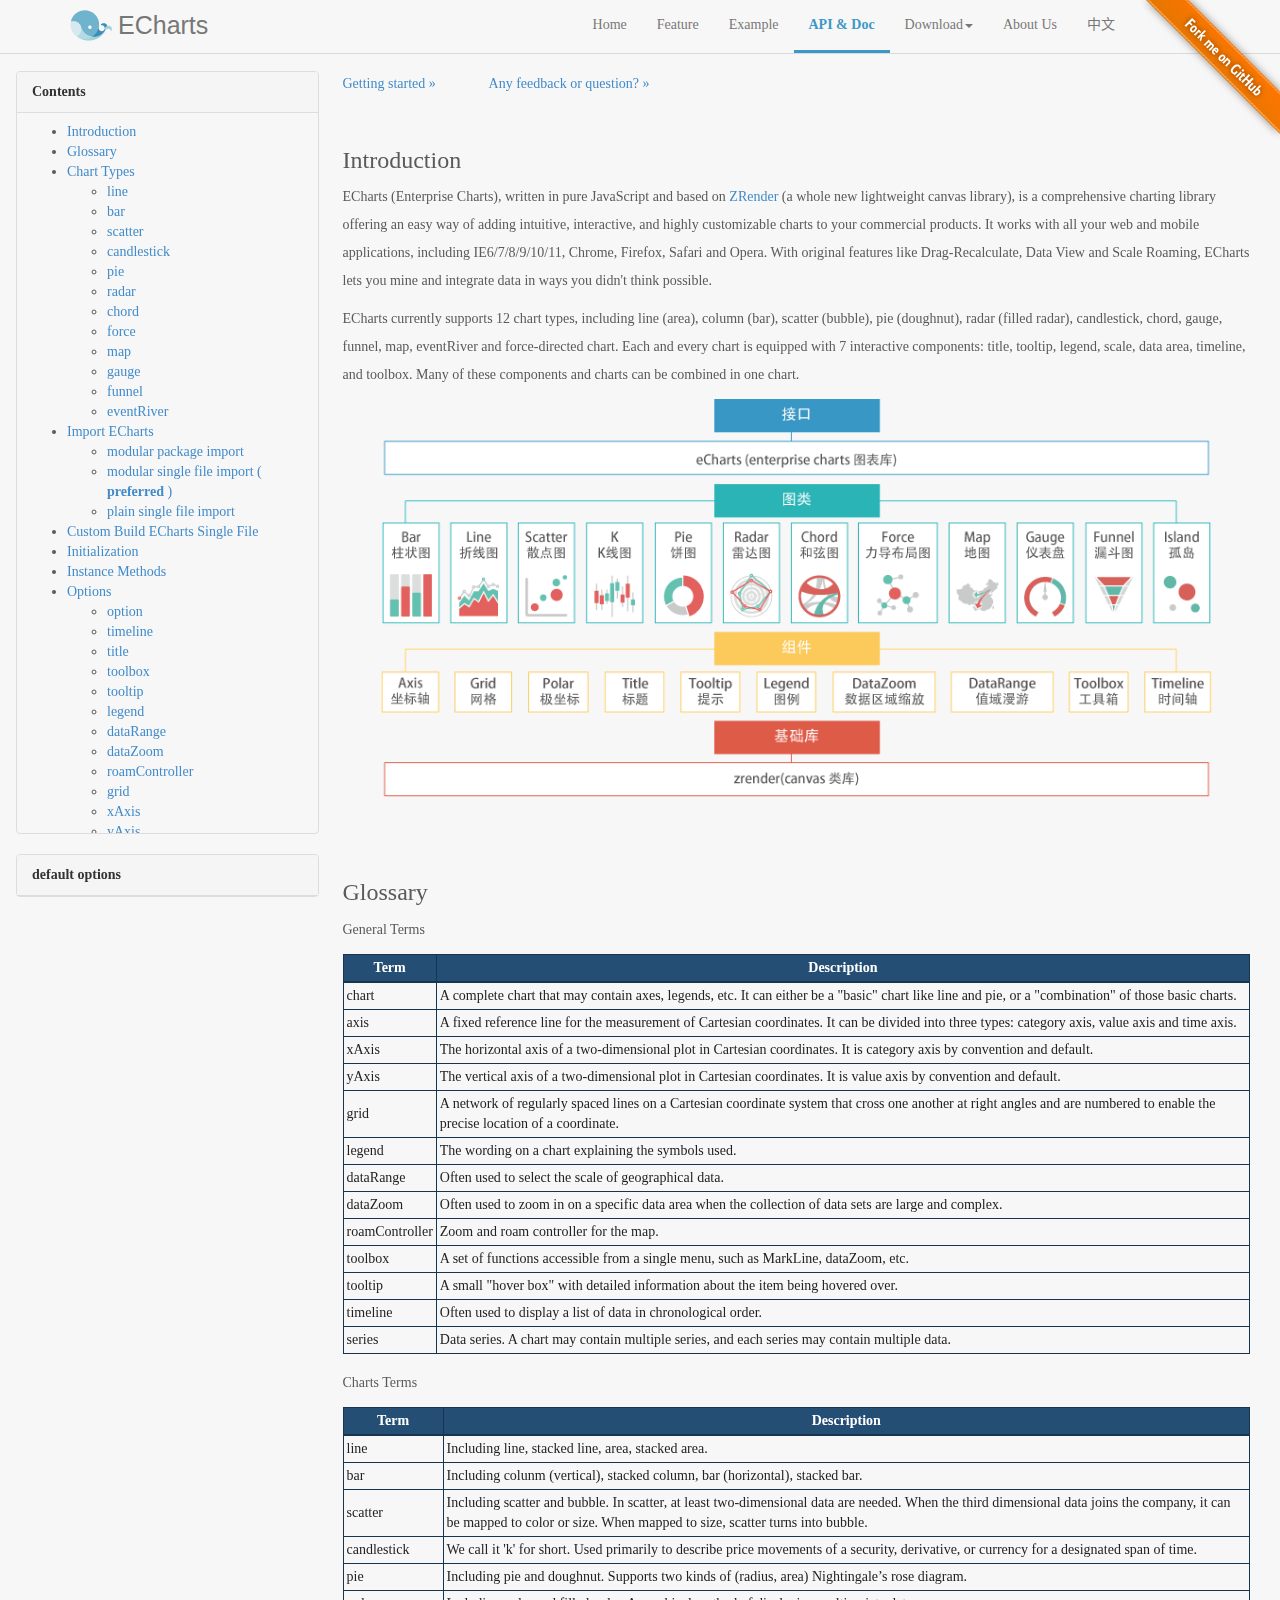
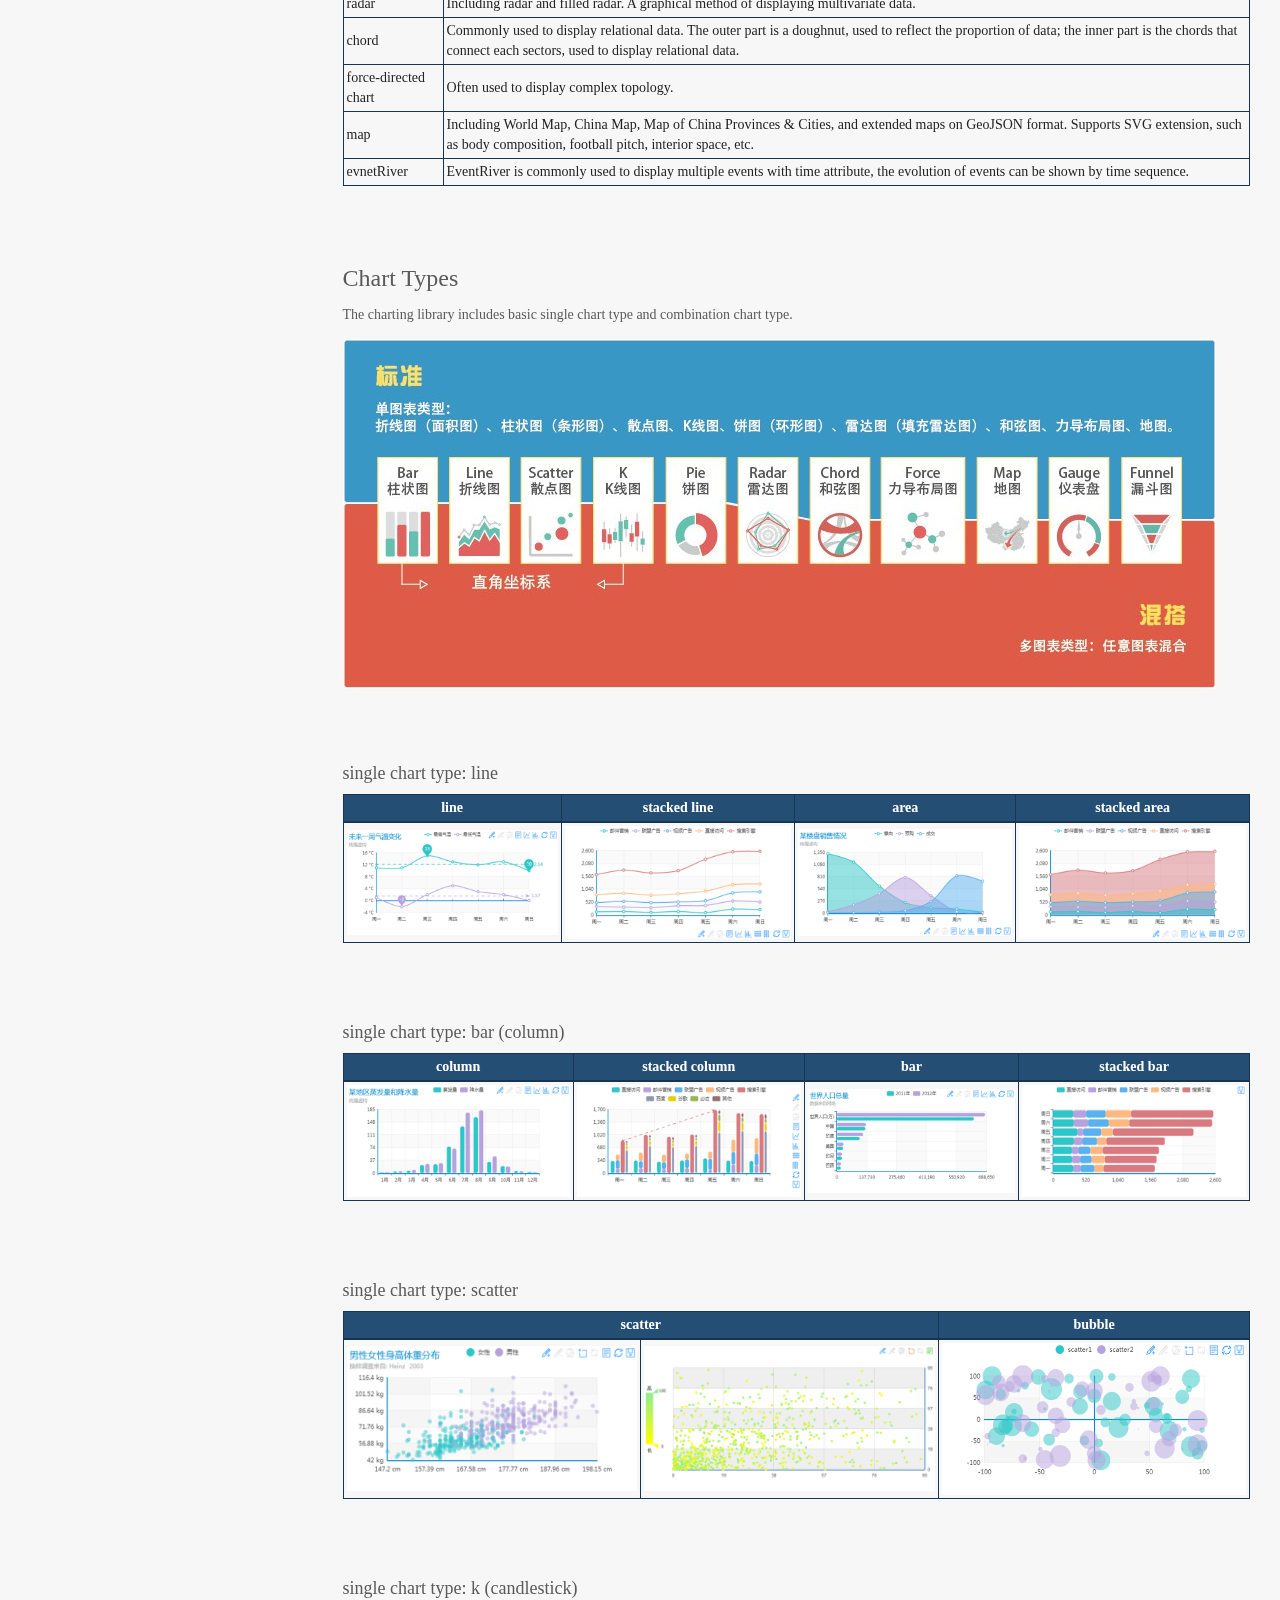
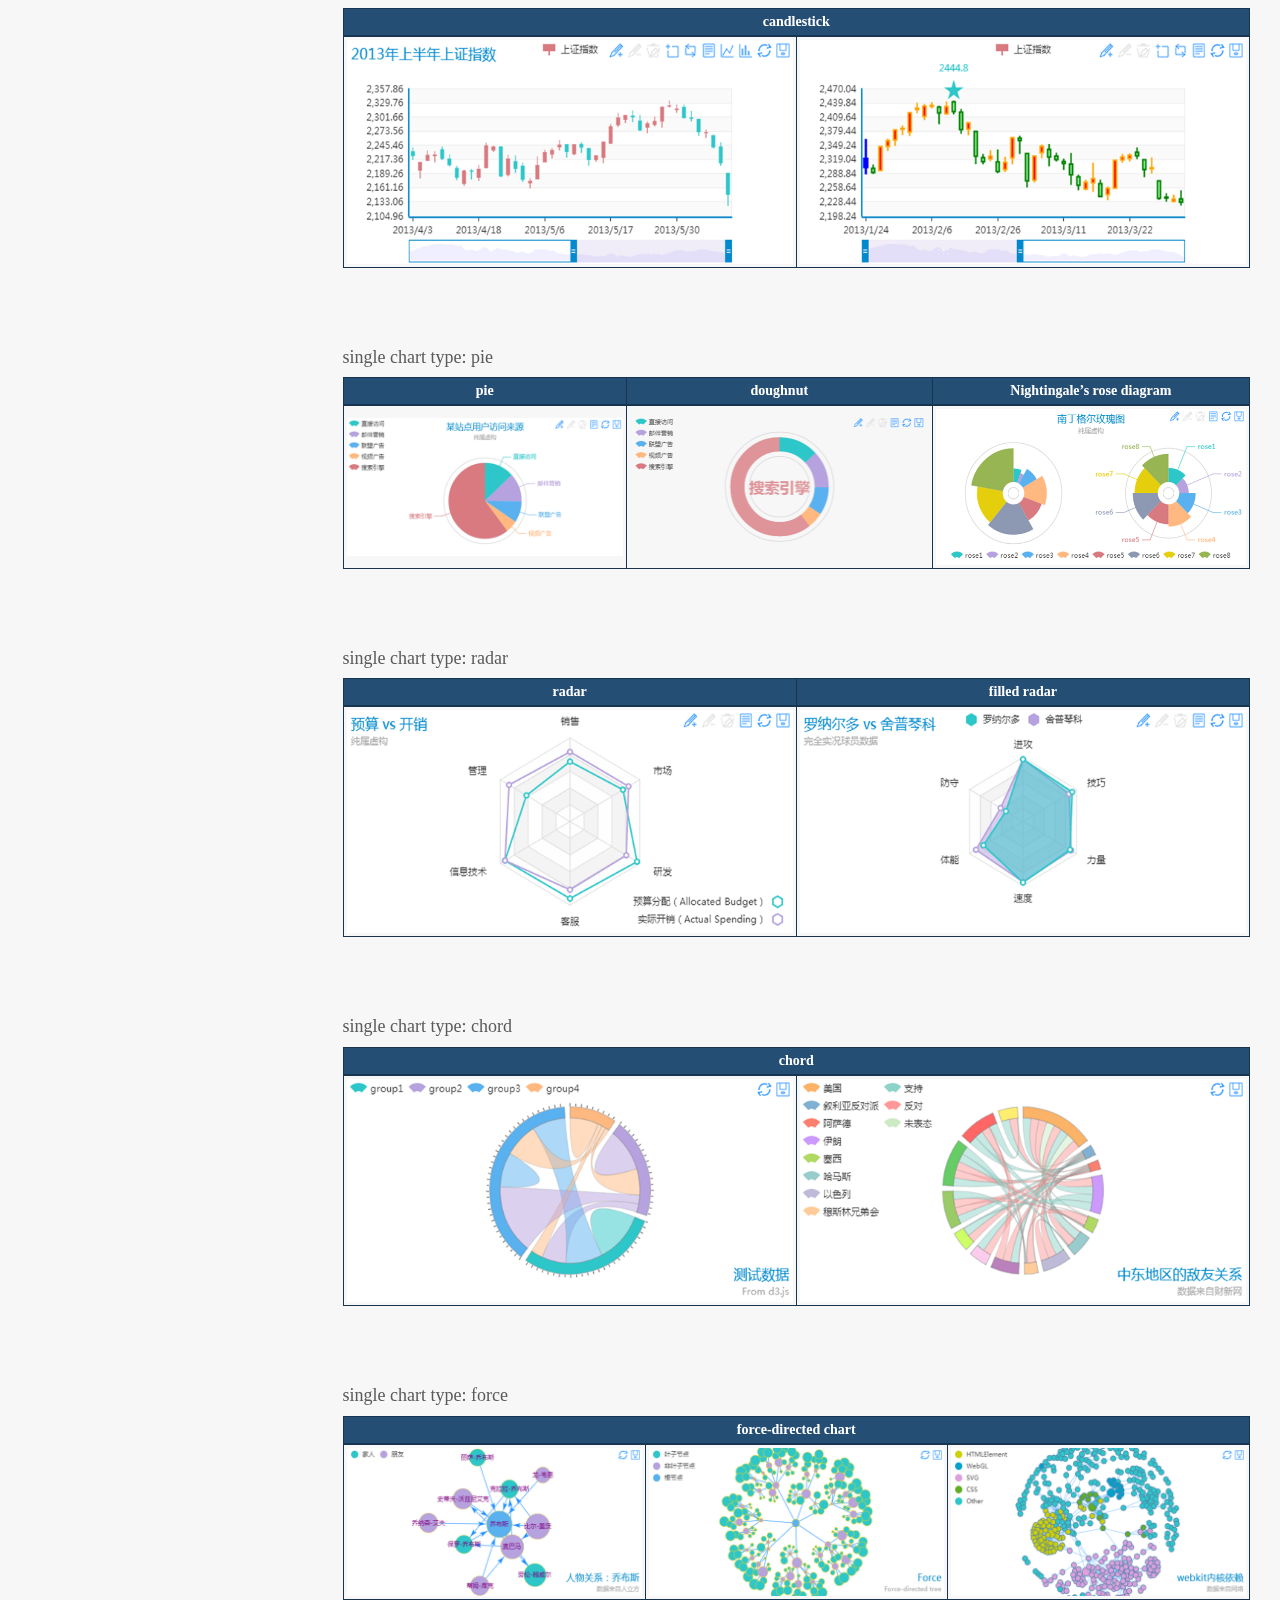
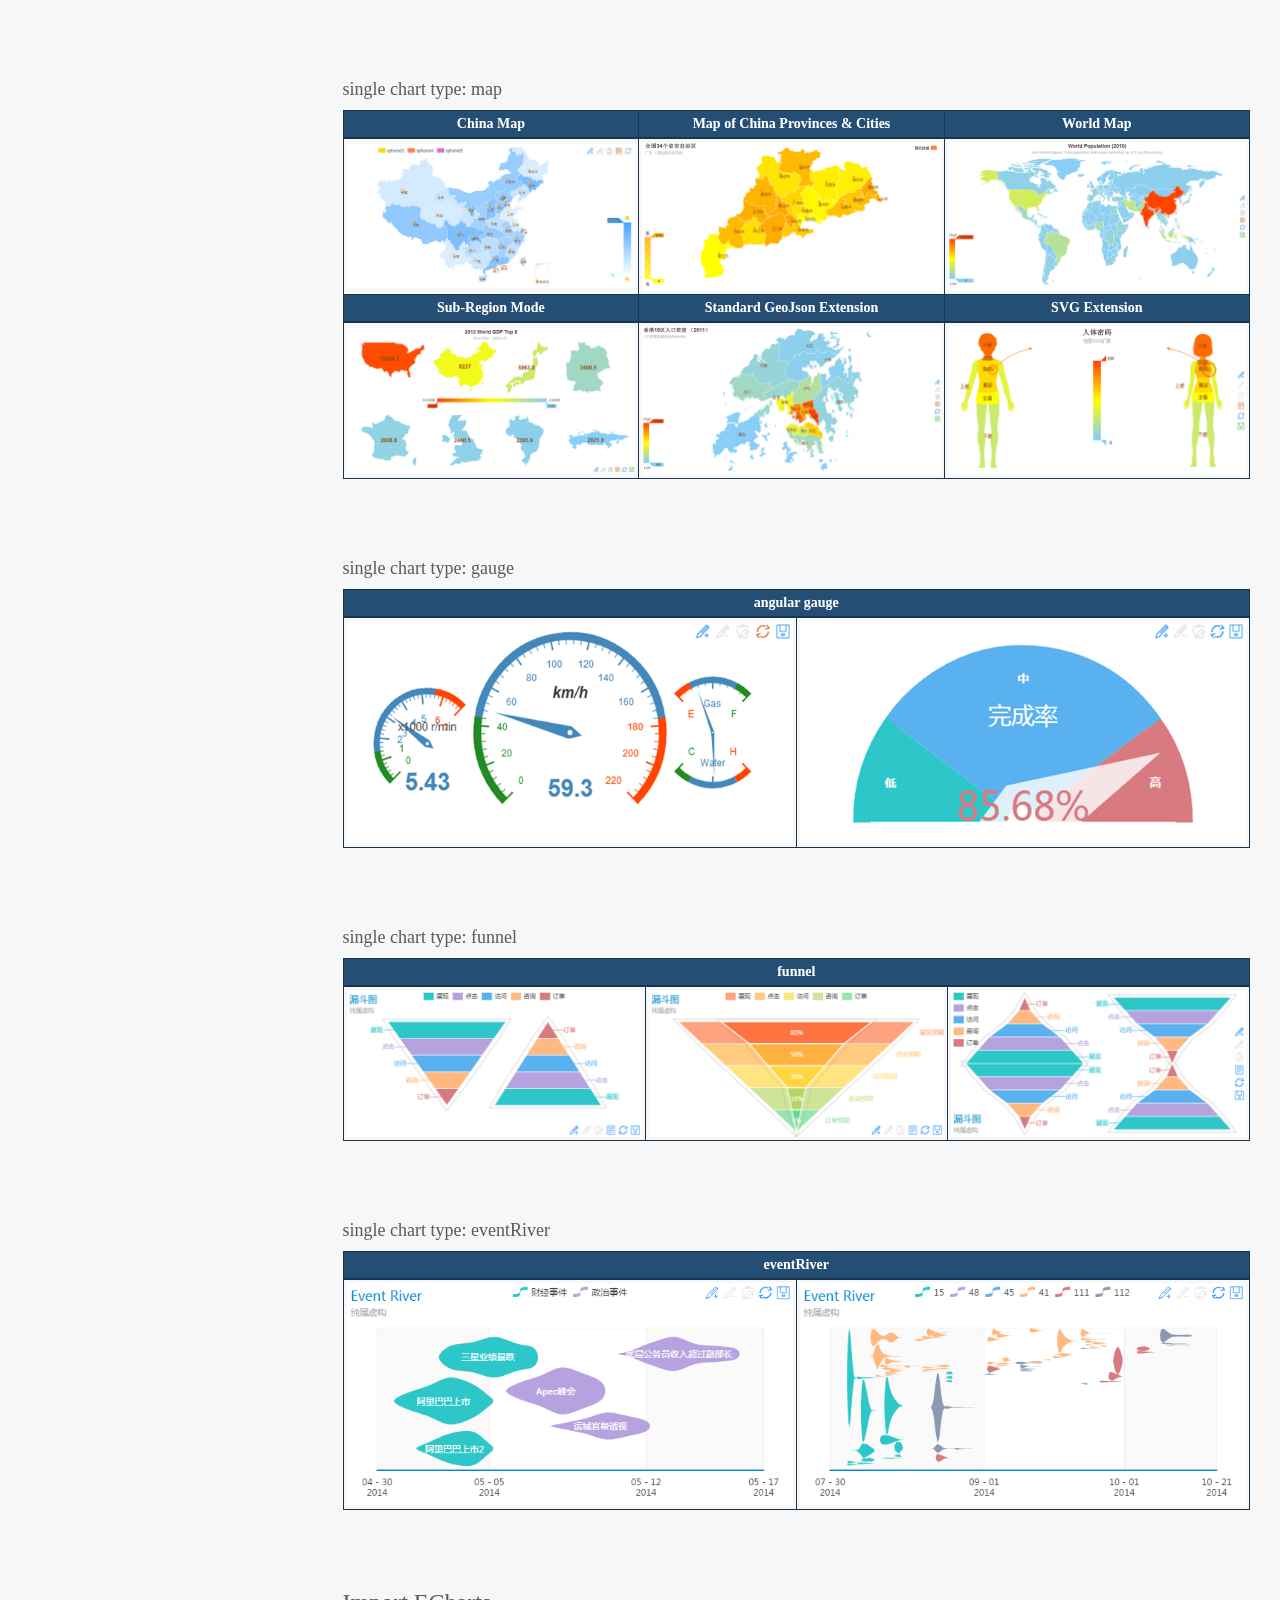
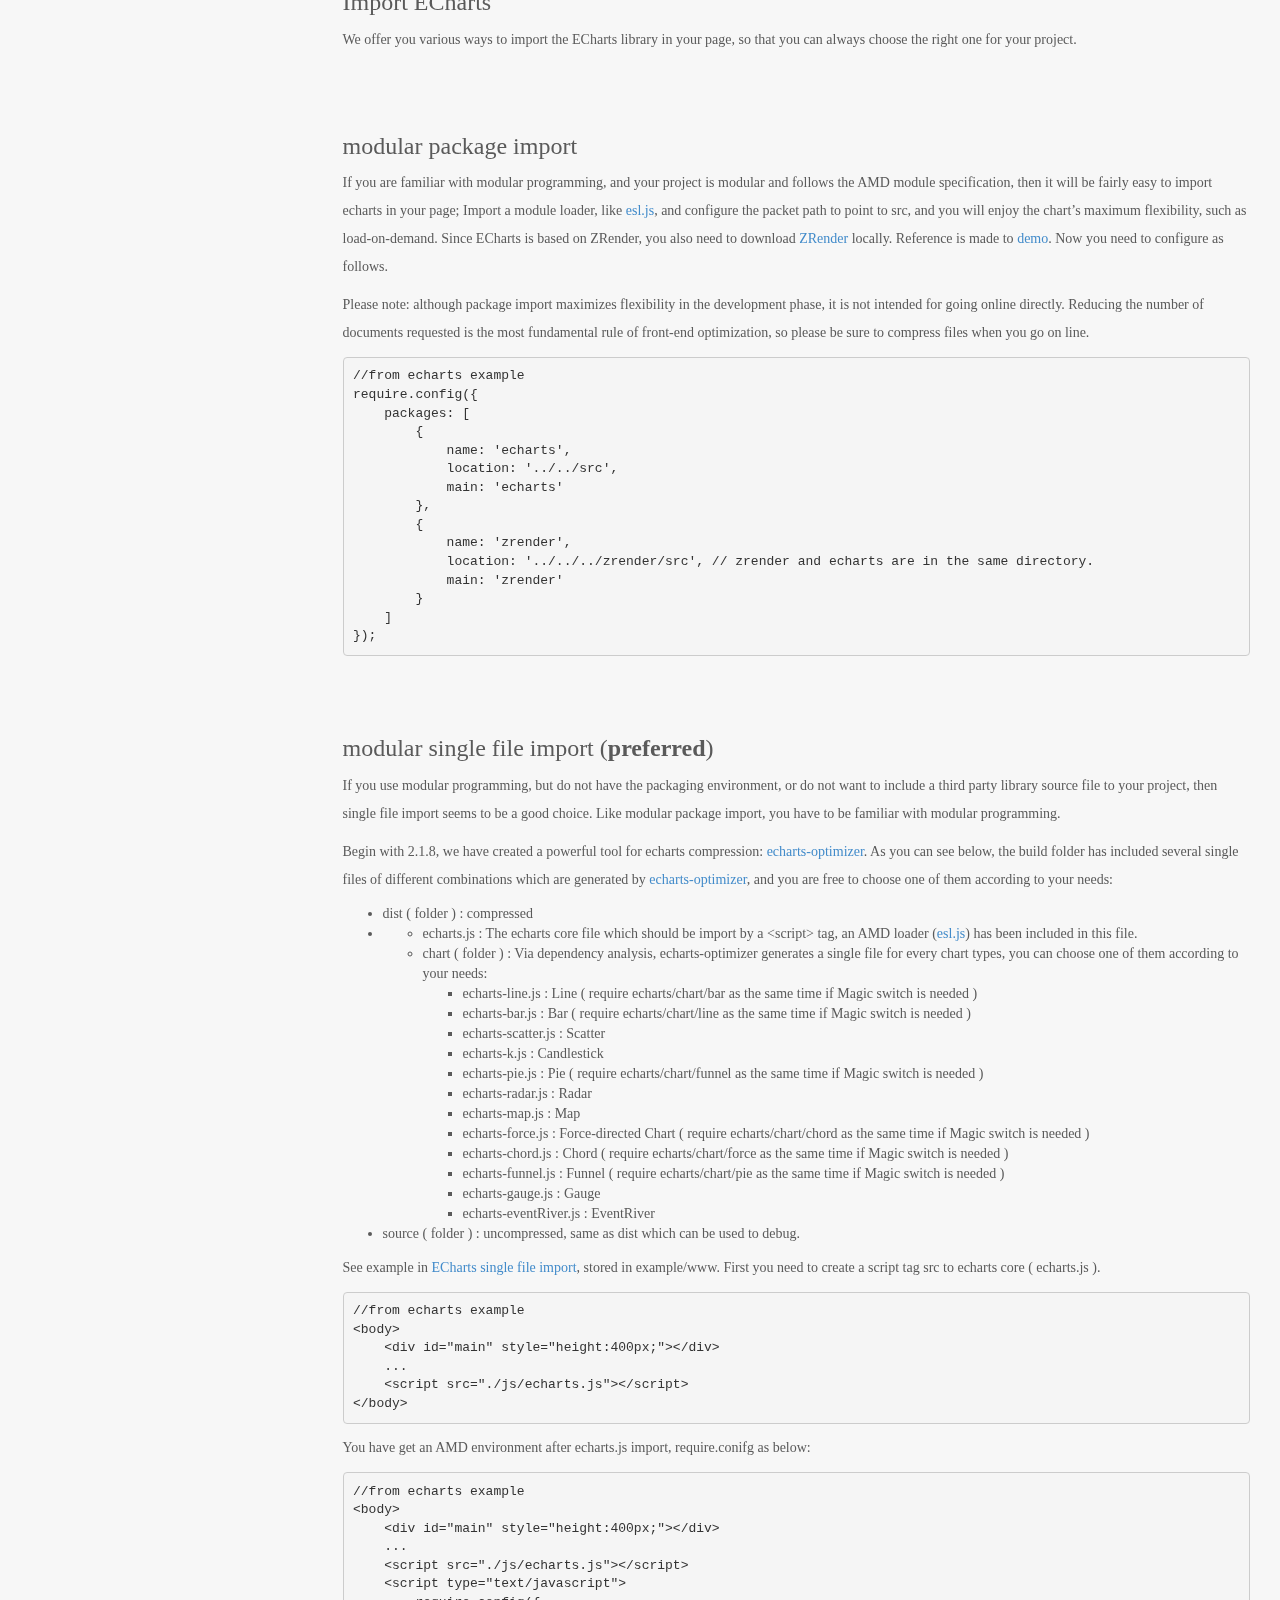
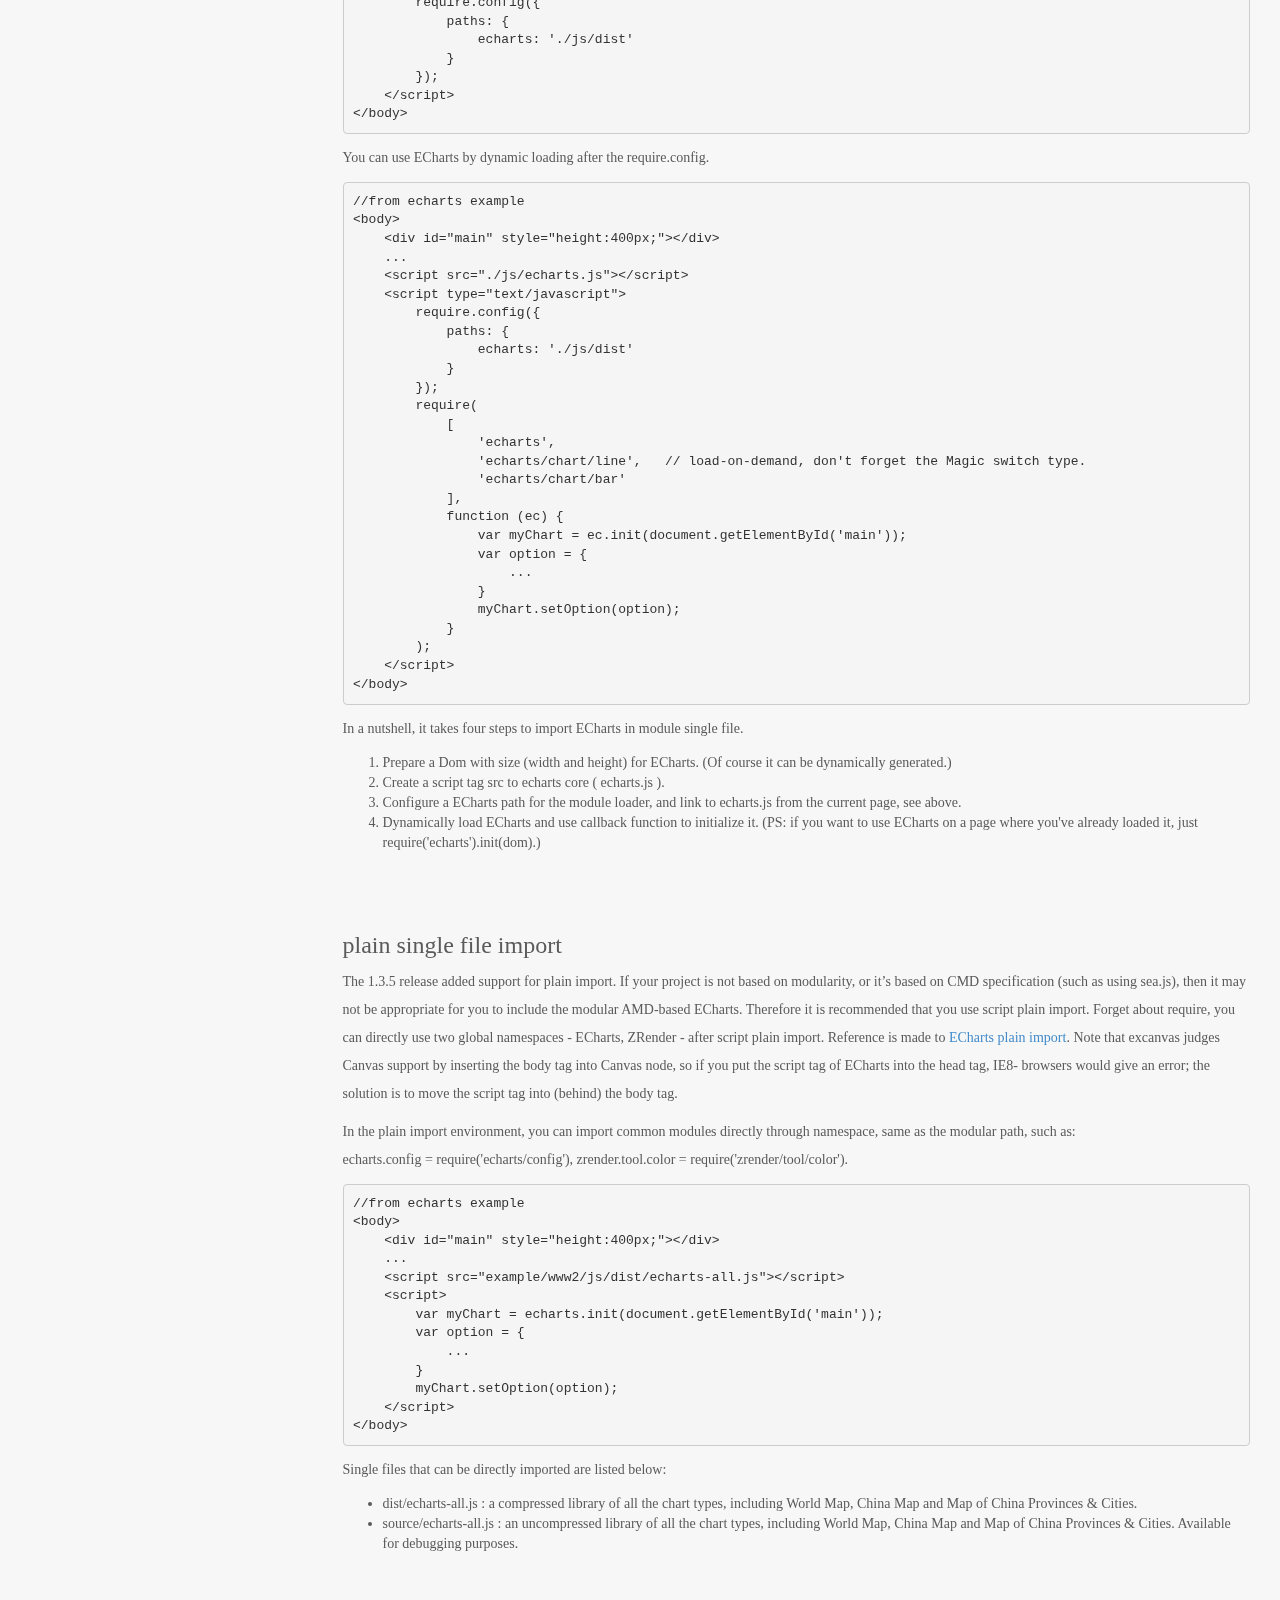
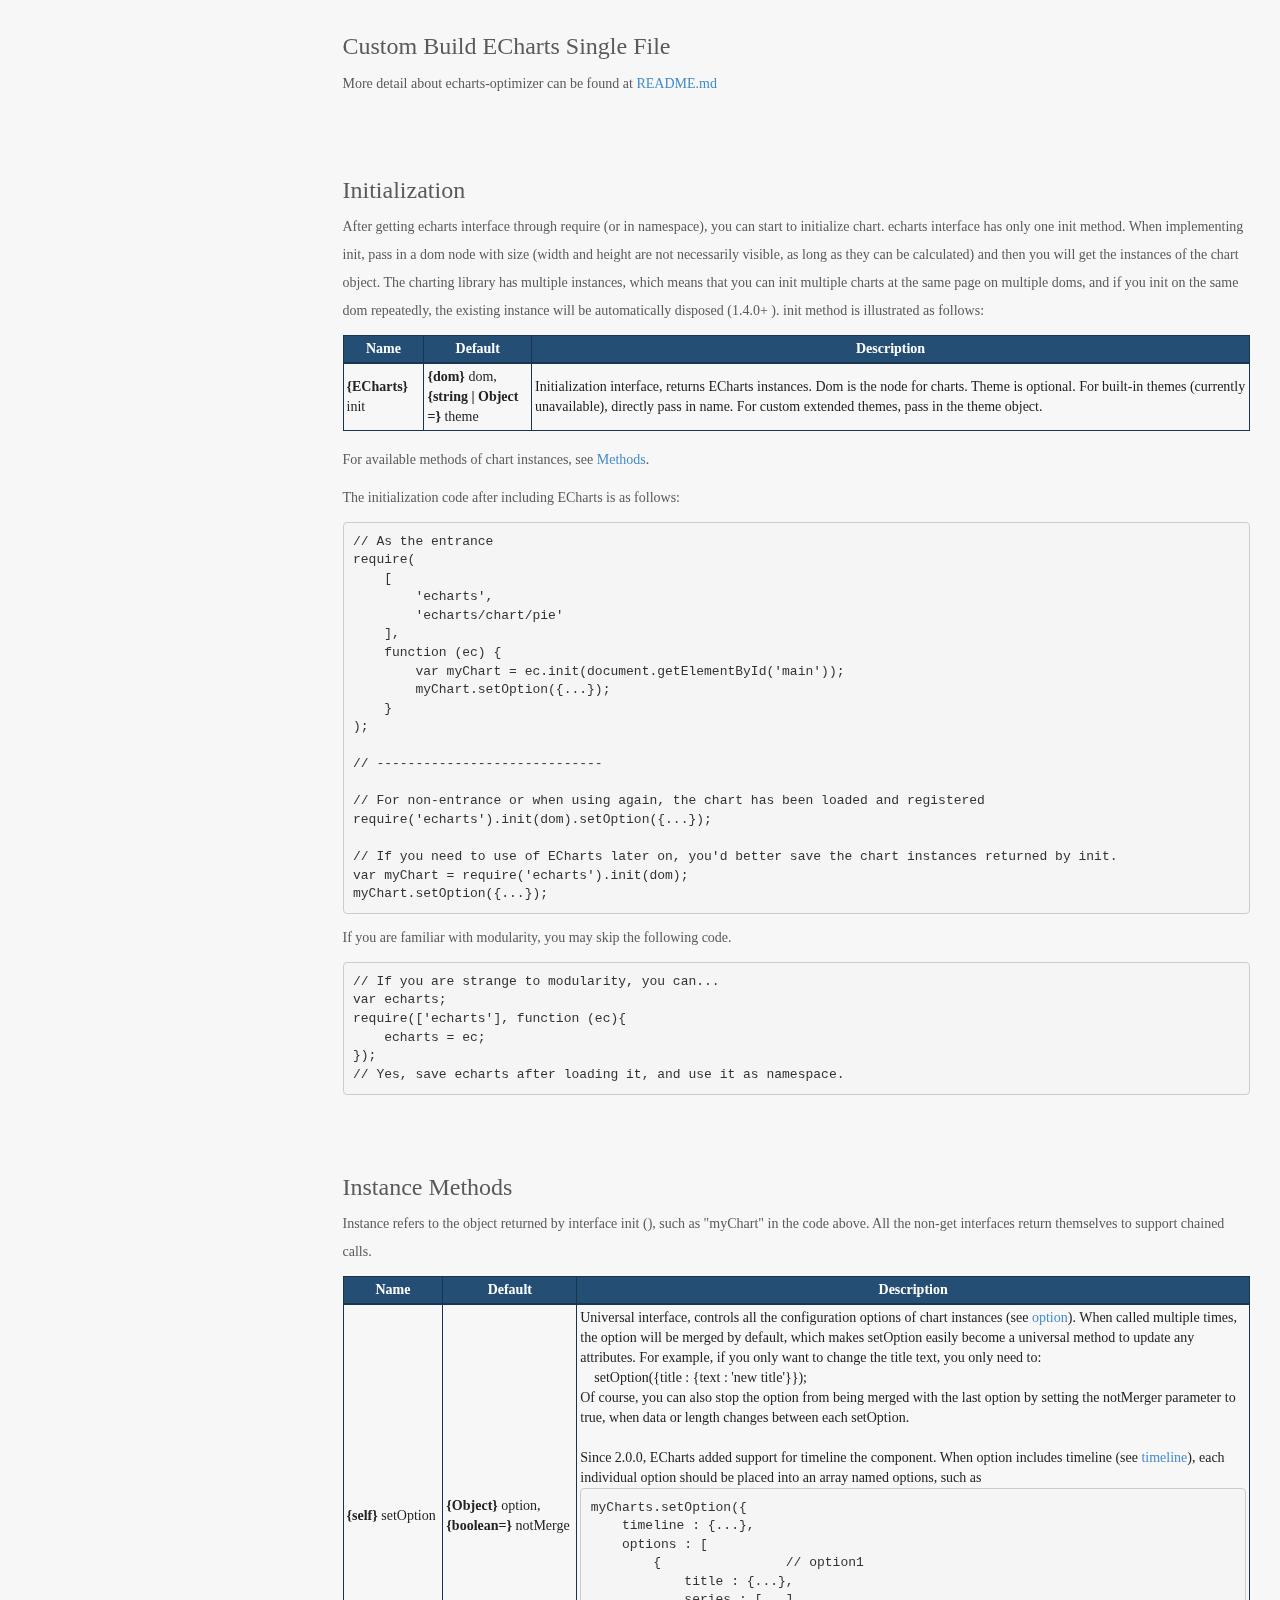
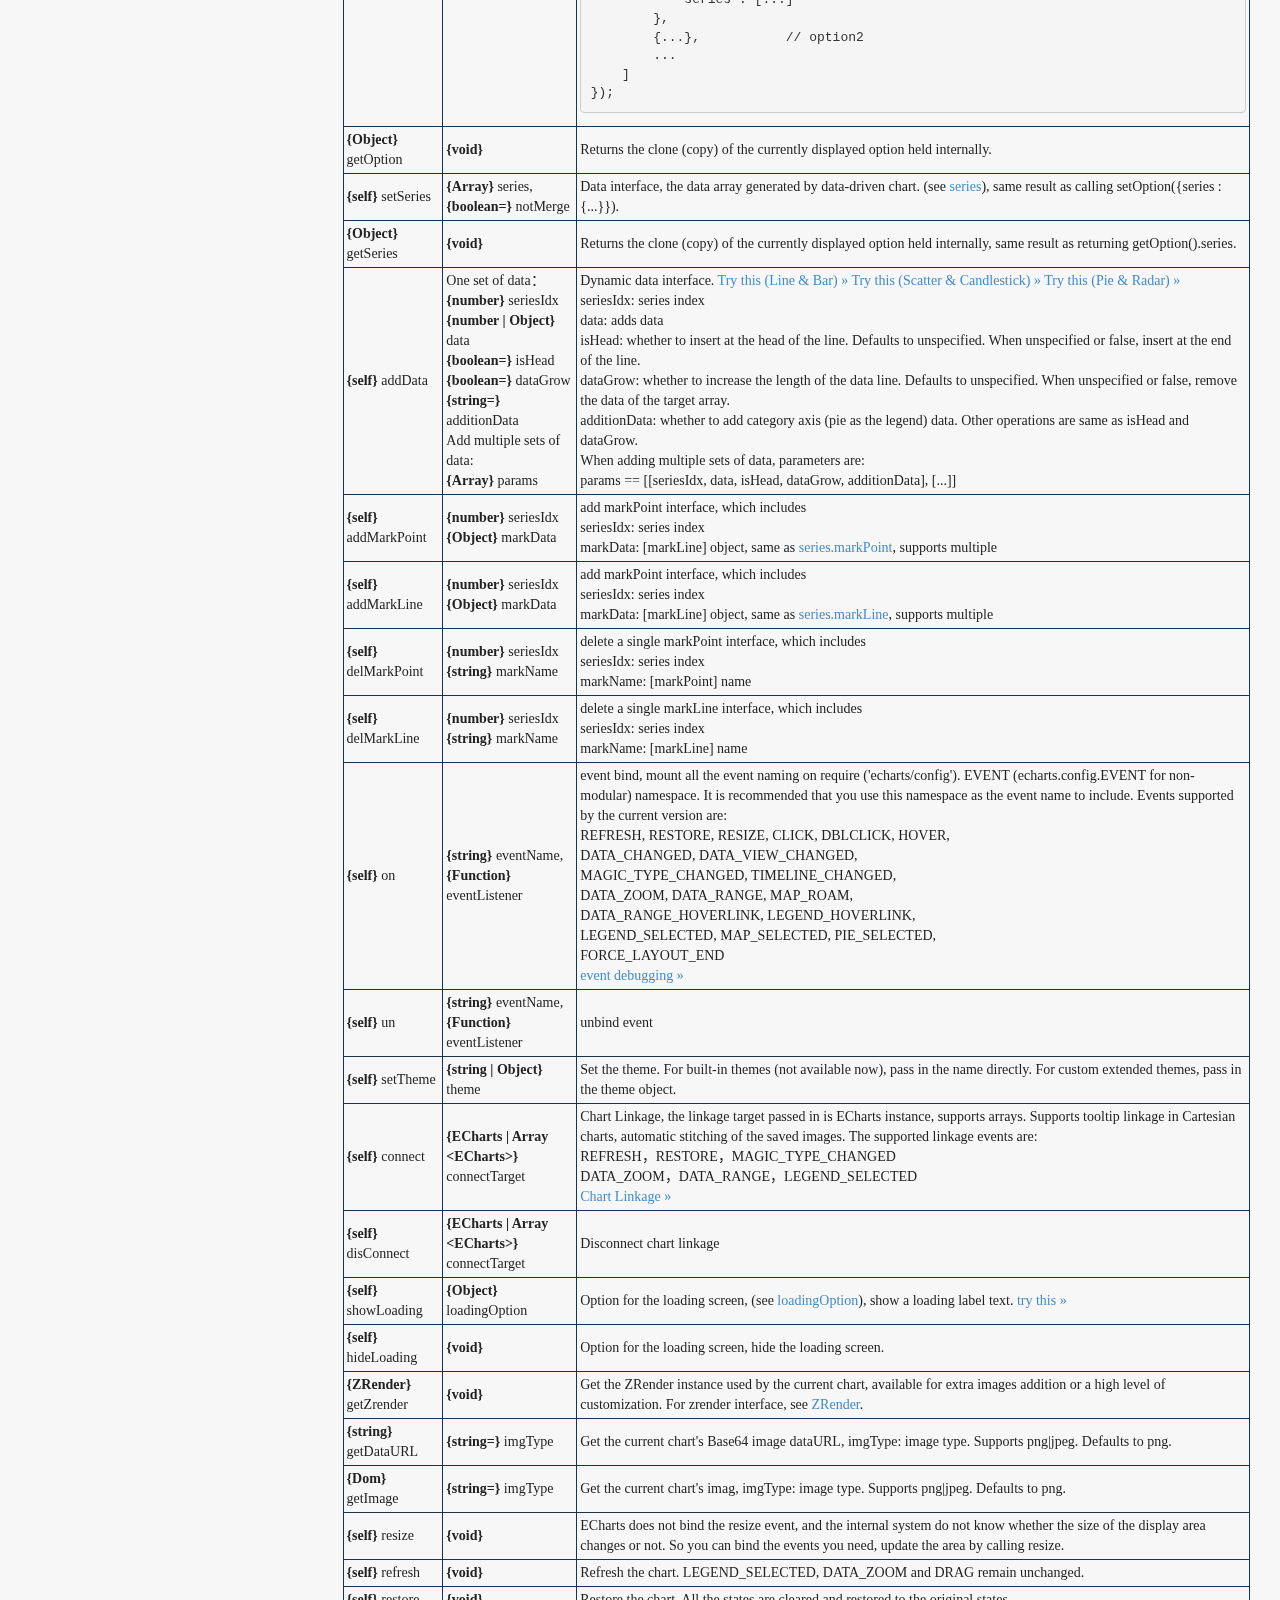
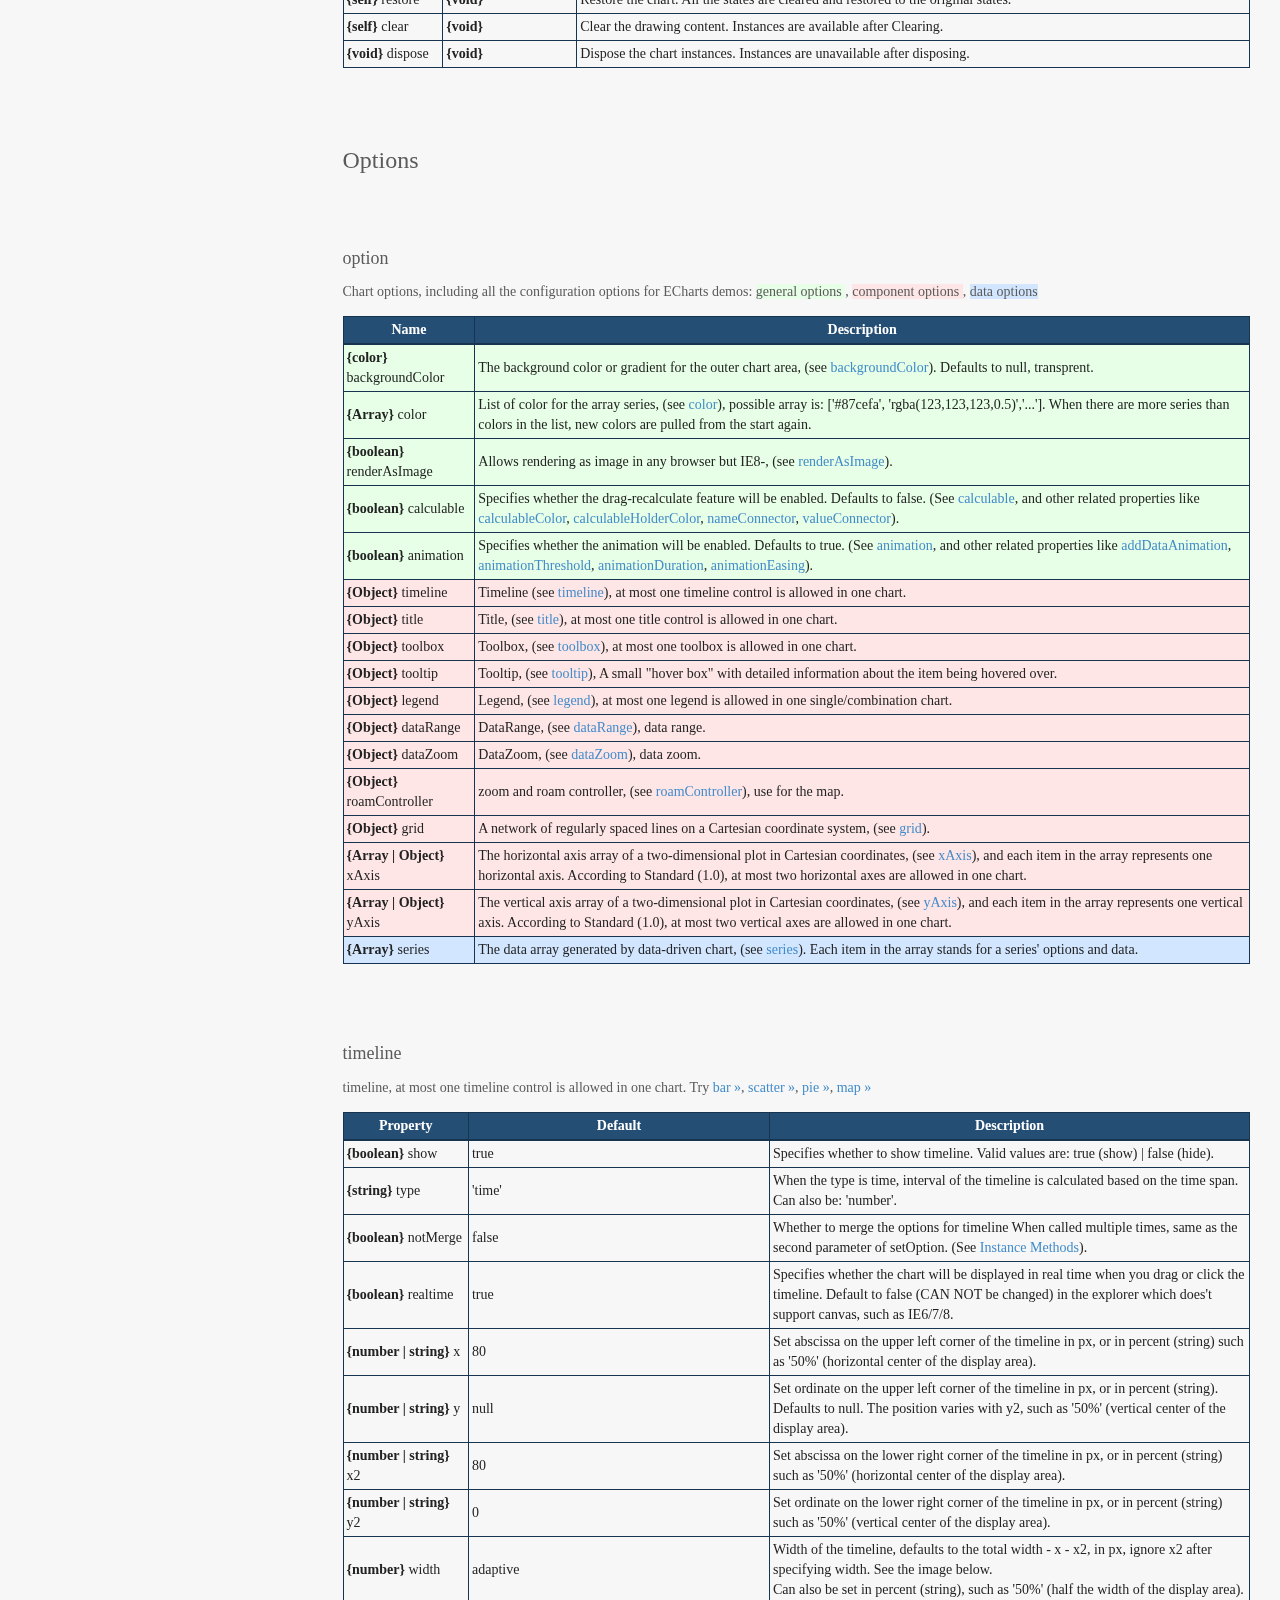
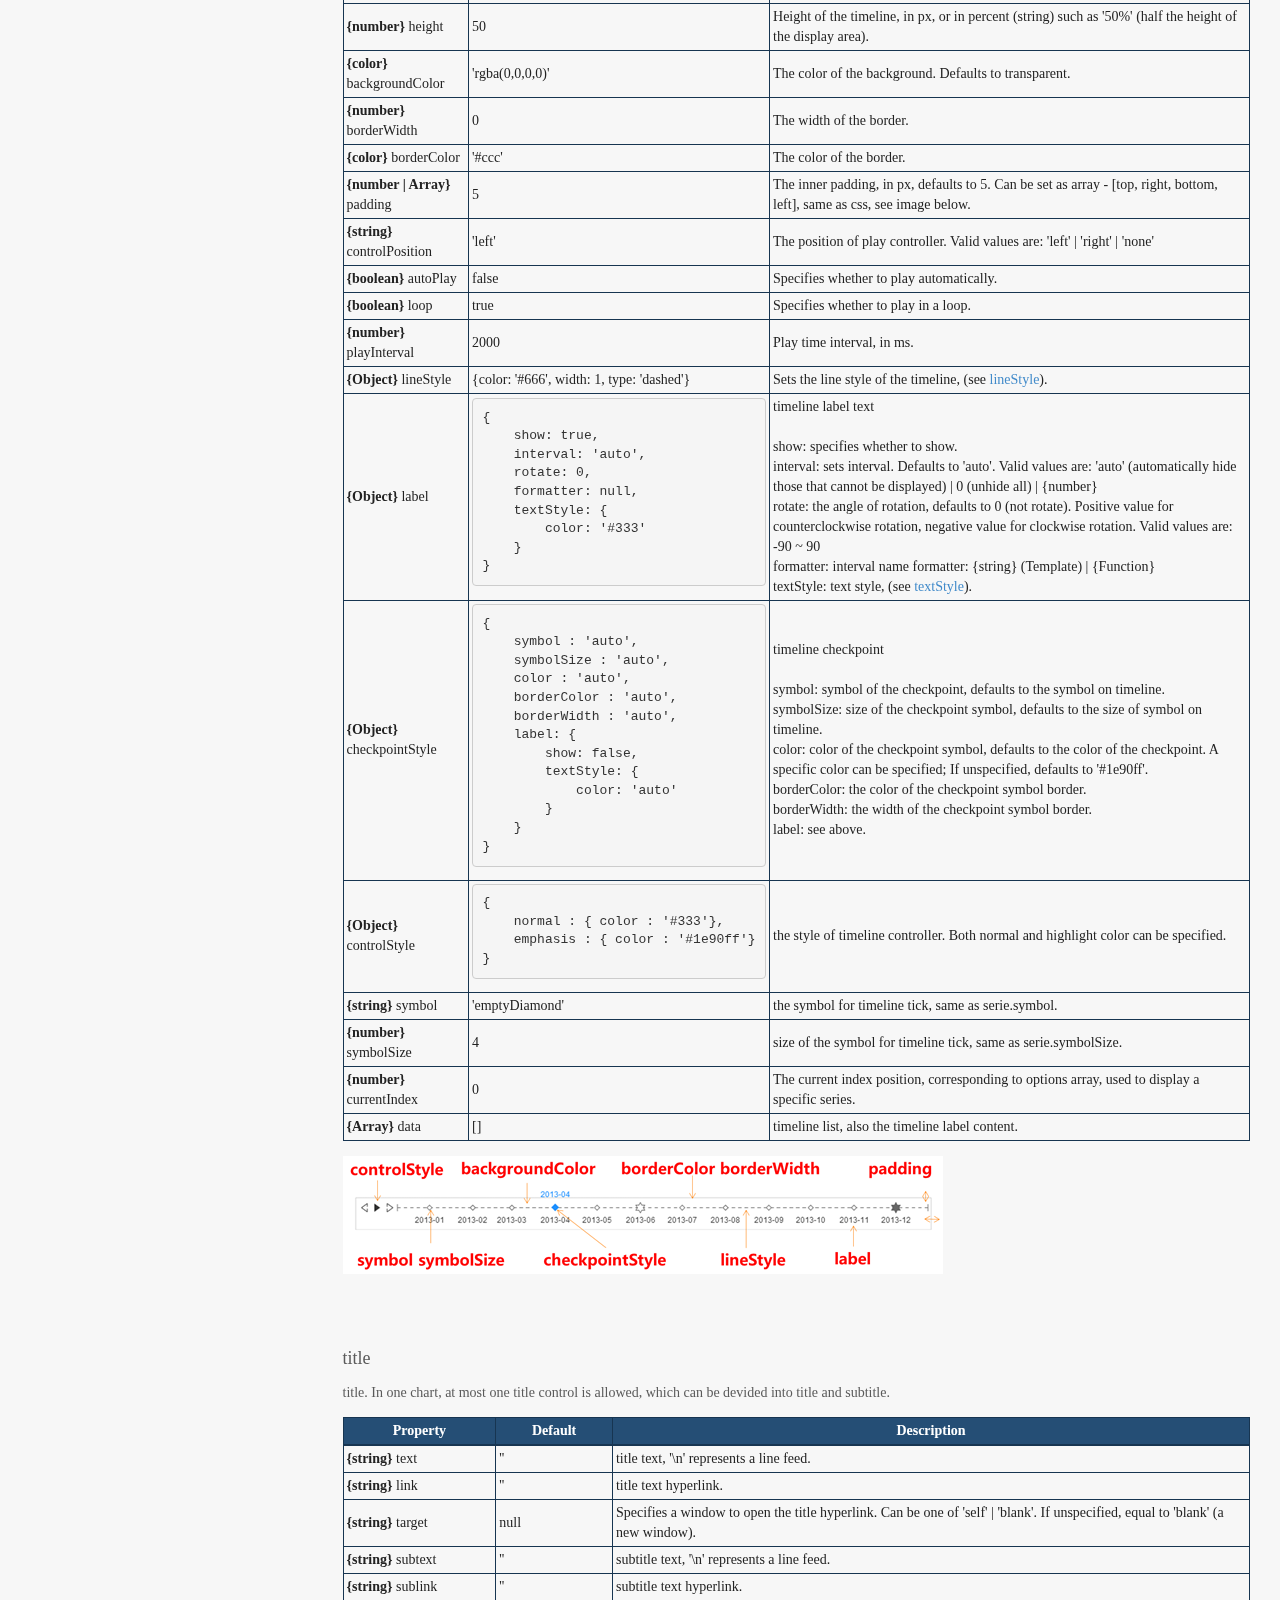
<file: echarts-2.1.10/doc/doc-en.html>
<!DOCTYPE html>
<html lang="zh-cn">
  <head>
    <meta charset="utf-8">
    <meta http-equiv="X-UA-Compatible" content="IE=edge">
    <meta name="viewport" content="width=device-width, initial-scale=1.0">
    <meta name="description" content="ECharts">
    <meta name="author" content="kener.linfeng@gmail.com">
    <title>ECharts · Doc</title>

    <link rel="shortcut icon" href="./asset/ico/favicon.png">

    <link href="http://maxcdn.bootstrapcdn.com/font-awesome/4.1.0/css/font-awesome.min.css" rel="stylesheet">
    <link href="./asset/css/bootstrap.css" rel="stylesheet">
    <link href="./asset/css/carousel.css" rel="stylesheet">
    <link href="./asset/css/echartsHome.css" rel="stylesheet">
    <!-- HTML5 shim and Respond.js IE8 support of HTML5 elements and media queries -->
    <!--[if lt IE 9]>
      <script src="https://oss.maxcdn.com/html5shiv/3.7.2/html5shiv.min.js"></script>
      <script src="https://oss.maxcdn.com/respond/1.4.2/respond.min.js"></script>
    <![endif]-->
</head>

<body>
    <!-- Fixed navbar -->
    <div class="navbar navbar-default navbar-fixed-top" role="navigation" id="head"></div>

    <div class="container-fluid">
        <div class="row-fluid">
            <div class="col-md-3">
                <div class="affix panel col-md-3" id="accordion">
                  <div class="panel panel-default">
                    <div class="panel-heading">
                      <div class="accordion-toggle" data-toggle="collapse" data-parent="#accordion" href="#collapse-description">
                        <strong>Contents</strong>
                      </div>
                    </div>
                    <div id="collapse-description" class="panel-collapse collapse in">
                      <div class="panel-body">
                        <div id="toc">
                        <ul>
                            <li><a href="#Introduction">Introduction</a></li>
                            <li><a href="#Glossary">Glossary</a></li>
                            <li><a href="#Chart-Types">Chart Types</a></li>
                            <ul>
                                <li><a href="#Line">line</a></li>
                                <li><a href="#Bar">bar</a></li>
                                <li><a href="#Scatter">scatter</a></li>
                                <li><a href="#Candlestick">candlestick</a></li>
                                <li><a href="#Pie">pie</a></li>
                                <li><a href="#Radar">radar</a></li>
                                <li><a href="#Chord">chord</a></li>
                                <li><a href="#Force">force</a></li>
                                <li><a href="#Map">map</a></li>
                                <li><a href="#Gauge">gauge</a></li>
                                <li><a href="#Funnel">funnel</a></li>
                                <li><a href="#eventRiver">eventRiver</a></li>
                            </ul>
                            <li><a href="#Import-ECharts">Import ECharts</a></li>
                            <ul>
                                <li><a href="#Import-ECharts1">modular package import</a></li>
                                <li><a href="#Import-ECharts2">modular single file import ( <b>preferred</b> )</a></li>
                                <li><a href="#Import-ECharts3">plain single file import</a></li>
                            </ul>
                            <li><a href="#Custom-Build-Echarts-Single-File">Custom Build ECharts Single File</a></li>
                            <li><a href="#Initialization">Initialization</a></li>
                            <li><a href="#Instance-Methods">Instance Methods</a></li>
                            <li><a href="#Options">Options</a></li>
                            <ul>
                                <li><a href="#Option">option</a></li>
                                <li><a href="#Timeline">timeline</a></li>
                                <li><a href="#Title">title</a></li>                                
                                <li><a href="#Toolbox">toolbox</a></li>
                                <li><a href="#Tooltip">tooltip</a></li>
                                <li><a href="#Legend">legend</a></li>
                                <li><a href="#DataRange">dataRange</a></li>
                                <li><a href="#DataZoom">dataZoom</a></li>
                                <li><a href="#RoamController">roamController</a></li>
                                <li><a href="#Grid">grid</a></li>
                                <li><a href="#Xaxis">xAxis</a></li>
                                <li><a href="#Yaxis">yAxis</a></li>
                                <li><a href="#Axis">axis</a></li>
                                <ul>
                                    <li><a href="#AxisAxisline">axisLine</a></li>
                                    <li><a href="#AxisAxistick">axisTick</a></li>
                                    <li><a href="#AxisAxislabel">axisLabel</a></li>
                                    <li><a href="#AxisSplitline">splitLine</a></li>
                                    <li><a href="#AxisSplitarea">splitArea</a></li>
                                    <li><a href="#AxisData">data</a></li>
                                </ul>
                                <li><a href="#Polar">polar</a></li>
                                <li><a href="#Series">series (universal)</a></li>
                                <ul>
                                    <li><a href="#SeriesCartesian">series (Cartesian)</a></li>
                                    <li><a href="#SeriesPie">series (pie) </a></li>
                                    <li><a href="#SeriesRadar">series (radar) </a></li>
                                    <li><a href="#SeriesMap">series (map) </a></li>
                                    <li><a href="#SeriesForce">series (force) </a></li>
                                    <li><a href="#SeriesChord">series (chord) </a></li>
                                    <li><a href="#SeriesGauge">series (gauge) </a></li>
                                    <li><a href="#SeriesFunnel">series (funnel) </a></li>
                                    <li><a href="#SeriesEventRiver">series (eventRiver)</a></li>
                                    <li><a href="#SeriesData">data</a></li>
                                    <li><a href="#SeriesMarkPoint">markPoint</a></li>
                                    <ul>
                                        <li><a href="#SeriesMarkPointData">data</a></li>
                                    </ul>
                                    <li><a href="#SeriesMarkLine">markLine</a></li>
                                    <ul>
                                        <li><a href="#SeriesMarkLineData">data</a></li>
                                    </ul>
                                </ul>
                                <li><a href="#ItemStyle">itemStyle</a></li>
                                <li><a href="#LineStyle">lineStyle</a></li>
                                <li><a href="#AreaStyle">areaStyle</a></li>
                                <li><a href="#TextStyle">textStyle</a></li>
                                <li><a href="#Loadingoption">loadingOption</a></li>
                                <li><a href="#BackgroundColor">backgroundColor</a></li>
                                <li><a href="#Color">color</a></li>
                                <li><a href="#SymbolList">symbolList</a></li>
                                <li><a href="#RenderAsImage">renderAsImage</a></li>
                                <li><a href="#Calculable">calculable</a></li>
                                <li><a href="#CalculableColor">calculableColor</a></li>
                                <li><a href="#CalculableHolderColor">calculableHolderColor</a></li>
                                <li><a href="#NameConnector">nameConnector</a></li>
                                <li><a href="#ValueConnector">valueConnector</a></li>
                                <li><a href="#Animation">animation</a></li>
                                <li><a href="#AddDataAnimation">addDataAnimation</a></li>
                                <li><a href="#AnimationThreshold">animationThreshold</a></li>
                                <li><a href="#AnimationDuration">animationDuration</a></li>
                                <li><a href="#AnimationEasing">animationEasing</a></li>
                            </ul>
                            <li><a href="#GraphDataStructure">Graph data structure</a></li>
                            <ul>
                                <li><a href="#categories">categories</a></li>
                                <li><a href="#nodes(data)">nodes(data)</a></li>
                                <li><a href="#GraphLinks">links</a></li>
                                <li><a href="#GraphMatrix">matrix</a></li>
                            </ul>
                            <li><a href="#Multi-Level-Control">Multi-Level Control</a></li>
                            <li><a href="#Appendix-Map-Extension">Appendix: Map Extension</a></li>
                            <li><a href="#Appendix-Component-and-Chart-Instances">Appendix: Component and Chart Instances</a></li>
                            <ul>
                                <li><a href="#Appendix-Component-Instances">Appendix: Component Instances</a></li>
                                <ul>
                                    <li><a href="#TimelineInterface">timeline</a></li>
                                    <li><a href="#TooltipInterface">tooltip</a></li>
                                    <li><a href="#LegendInterface">legend</a></li>
                                    <li><a href="#DataRangeInterface">dataRange</a></li>
                                    <li><a href="#DataZoomInterface">dataZoom</a></li>
                                    <li><a href="#GridInterface">grid</a></li>
                                    <li><a href="#AxisInterface">xAxis/yAxis</a></li>
                                    <li><a href="#CategoryAxisInterface">categoryAxis</a></li>
                                    <li><a href="#ValueAxisInterface">valueAxis</a></li>
                                    <li><a href="#PolarInterface">polar</a></li>
                                </ul>
                                <li><a href="#Appendix-Chart-Instances">Appendix: Chart Instances</a></li>
                                <ul>
                                    <li><a href="#MapInterface">map</a></li>
                                </ul>
                            </ul>
                            <li><a href="#Appendix-an-Intuitive-Example">Appendix: an Intuitive Example</a></li>
                        </ul>
                        </div>
                      </div>
                    </div>
                  </div>
                  <div class="panel panel-default">
                    <div class="panel-heading">
                      <div class="accordion-toggle" data-toggle="collapse" data-parent="#accordion" href="#collapse-config">
                        <strong>default options</strong>
                      </div>
                    </div>
                    <div id="collapse-config" class="panel-collapse collapse">
                      <div class="panel-body">
                        <div id="config"></div>
                      </div>
                    </div>
                  </div>
              </div><!--/.well -->
            </div>
            <div class="col-md-9">
                <p style="margin:20px 0 -30px 0">
                    <a href="./start-en.html" target="_blank" style="margin-right: 50px;"> Getting started »</a>
                    <a href="https://github.com/ecomfe/echarts/issues?page=1&state=open" target="_blank">Any feedback or question? »</a>
                </p>
                <div id="doc">
                    <h3>Introduction<a name="Introduction"> </a></h3>
                    <p>ECharts (Enterprise Charts), written in pure JavaScript and based on <a href="http://ecomfe.github.io/zrender/" target="_blank">ZRender</a> (a whole new lightweight canvas library), is a comprehensive charting library offering an easy way of adding intuitive, interactive, and highly customizable charts to your commercial products. It works with all your web and mobile applications, including IE6/7/8/9/10/11, Chrome, Firefox, Safari and Opera. With original features like Drag-Recalculate, Data View and Scale Roaming, ECharts lets you mine and integrate data in ways you didn't think possible.</P>
                    <p>ECharts currently supports 12 chart types, including line (area), column (bar), scatter (bubble), pie (doughnut), radar (filled radar), candlestick, chord, gauge, funnel, map, eventRiver and force-directed chart. Each and every chart is equipped with 7 interactive components: title, tooltip, legend, scale, data area, timeline, and toolbox. Many of these components and charts can be combined in one chart.</P>
                    <img src="asset/img/architecture.png"  alt="Echarts Architecture"/>
                    <h3>Glossary<a name="Glossary"> </a></h3>
                    <p>General Terms</p>
                    <table cellspacing="0" class="ADoc_table full">
                        <tr>
                            <th> Term </th>
                            <th> Description </th>
                        </tr>
                        <tr>
                            <td> chart </td>
                            <td> A complete chart that may contain axes, legends, etc. It can either be a "basic" chart like line and pie, or a "combination" of those basic charts. </td>
                        </tr>
                        <tr>
                            <td> axis </td>
                            <td> A fixed reference line for the measurement of Cartesian coordinates. It can be divided into three types: category axis, value axis and time axis. </td>
                        </tr>
                        <tr>
                            <td> xAxis </td>
                            <td> The horizontal axis of a two-dimensional plot in Cartesian coordinates. It is category axis by convention and default. </td>
                        </tr>
                        <tr>
                            <td> yAxis </td>
                            <td> The vertical axis of a two-dimensional plot in Cartesian coordinates. It is value axis by convention and default. </td>
                        </tr>
                        <tr>
                            <td> grid </td>
                            <td> A network of regularly spaced lines on a Cartesian coordinate system that cross one another at right angles and are numbered to enable the precise location of a coordinate. </td>
                        </tr>
                        <tr>
                            <td> legend </td>
                            <td> The wording on a chart explaining the symbols used. </td>
                        </tr>
                        <tr>
                            <td> dataRange </td>
                            <td> Often used to select the scale of geographical data. </td>
                        </tr>
                        <tr>
                            <td> dataZoom </td>
                            <td> Often used to zoom in on a specific data area when the collection of data sets are large and complex. </td>
                        </tr>
                        <tr>
                            <td> roamController </td>
                            <td> Zoom and roam controller for the map. </td>
                        </tr>
                        <tr>
                            <td> toolbox </td>
                            <td> A set of functions accessible from a single menu, such as MarkLine, dataZoom, etc.</td>
                        </tr>
                        <tr>
                            <td> tooltip </td>
                            <td> A small "hover box" with detailed information about the item being hovered over. </td>
                        </tr>
                        <tr>
                            <td> timeline </td>
                            <td> Often used to display a list of data in chronological order. </td>
                        </tr>
                        <tr>
                            <td> series </td>
                            <td> Data series. A chart may contain multiple series, and each series may contain multiple data. </td>
                        </tr>
                    </table>
                    <P> Charts Terms</P>
                    <table cellspacing="0" class="ADoc_table full">
                        <tr>
                            <th> Term </th>
                            <th> Description </th>
                        </tr>
                        <tr>
                            <td> line </td>
                            <td> Including line, stacked line, area, stacked area. </td>
                        </tr>
                        <tr>
                            <td> bar </td>
                            <td> Including colunm (vertical), stacked column, bar (horizontal), stacked bar. </td>
                        </tr>
                        <tr>
                            <td> scatter </td>
                            <td> Including scatter and bubble. In scatter, at least two-dimensional data are needed. When the third dimensional data joins the company, it can be mapped to color or size. When mapped to size, scatter turns into bubble. </td>
                        </tr>
                        <tr>
                            <td> candlestick </td>
                            <td> We call it 'k' for short. Used primarily to describe price movements of a security, derivative, or currency for a designated span of time. </td>
                        </tr>
                        <tr>
                            <td> pie </td>
                            <td> Including pie and doughnut. Supports two kinds of (radius, area) Nightingale’s rose diagram. </td>
                        </tr>
                        <tr>
                            <td> radar </td>
                            <td> Including radar and filled radar. A graphical method of displaying multivariate data. </td>
                        </tr>
                        <tr>
                            <td> chord </td>
                            <td> Commonly used to display relational data. The outer part is a doughnut, used to reflect the proportion of data; the inner part is the chords that connect each sectors, used to display relational data. </td>
                        </tr>
                        <tr>
                            <td> force-directed chart </td>
                            <td> Often used to display complex topology. </td>
                        </tr>
                        <tr>
                            <td> map </td>
                            <td> Including World Map, China Map, Map of China Provinces &amp; Cities, and extended maps on GeoJSON format. Supports SVG extension, such as body composition, football pitch, interior space, etc. </td>
                        </tr>
                        <tr>
                            <td> evnetRiver </td>
                            <td> EventRiver is commonly used to display multiple events with time attribute, the evolution of events can be shown by time sequence.</td>
                        </tr>
                    </table>
                    <h3>Chart Types<a name="Chart-Types"> </a></h3>
                    <P> The charting library includes basic single chart type and combination chart type. </P>
                    <p><img src="./asset/img/doc/charts.jpg" title="basic chart type" alt="basic chart type"/></P>

                    <h4>single chart type: line<a name="Line"> </a></h4>
                    <table cellspacing="0" class="ADoc_table full">
                        <tr>
                            <th> line </th>
                            <th> stacked line </th>
                            <th> area </th>
                            <th> stacked area </th>
                        </tr>
                        <tr>
                            <td><img src="./asset/img/example/line1.png" title="" alt="line"/></td>
                            <td><img src="./asset/img/example/line2.png" title="" alt="stacked line"/></td>
                            <td><img src="./asset/img/example/line3.png" title="" alt="area"/></td>
                            <td><img src="./asset/img/example/line4.png" title="" alt="stacked area"/></td>
                        </tr>
                    </table>

                    <h4>single chart type: bar (column)<a name="Bar"> </a></h4>
                    <table cellspacing="0" class="ADoc_table full">
                        <tr>
                            <th> column </th>
                            <th> stacked column </th>
                            <th> bar </th>
                            <th> stacked bar </th>
                        </tr>
                        <tr>
                            <td><img src="./asset/img/example/bar1.png" title="" alt="column"/></td>
                            <td><img src="./asset/img/example/bar2.png" title="" alt="stacked column"/></td>
                            <td><img src="./asset/img/example/bar3.png" title="" alt="bar"/></td>
                            <td><img src="./asset/img/example/bar4.png" title="" alt="stacked bar"/></td>
                        </tr>
                    </table>

                    <h4>single chart type: scatter<a name="Scatter"> </a></h4>
                    <table cellspacing="0" class="ADoc_table full">
                        <tr>
                            <th colspan=2> scatter </th>
                            <th> bubble </th>
                        </tr>
                        <tr>
                            <td><img src="./asset/img/example/scatter1.png" title="" alt="scatter"/></td>
                            <td><img src="./asset/img/example/dataRange1.png" title="" alt="scatter"/></td>
                            <td><img src="./asset/img/example/scatter2.png" title="" alt="bubble"/></td>
                        </tr>
                    </table>
                    
                    <h4>single chart type: k (candlestick)<a name="Candlestick"> </a></h4>
                    <table cellspacing="0" class="ADoc_table full">
                        <tr>
                            <th colspan="2"> candlestick </th>
                        </tr>
                        <tr>
                            <td style="text-align:center"><img src="./asset/img/example/k1.png" title="" alt="candlestick" /></td>
                            <td style="text-align:center"><img src="./asset/img/example/k.png" title="" alt="candlestick" /></td>
                        </tr>
                    </table>

                    <h4>single chart type: pie<a name="Pie"> </a></h4>
                    <table cellspacing="0" class="ADoc_table full">
                        <tr>
                            <th> pie </th>
                            <th> doughnut </th>
                            <th> Nightingale’s rose diagram</th>
                        </tr>
                        <tr>
                            <td><img src="./asset/img/example/pie1.png" title="" alt="pie"/></td>
                            <td><img src="./asset/img/example/pie2.png" title="" alt="doughnut"/></td>
                            <td><img src="./asset/img/example/pie4.png" title="" alt="Nightingale’s rose diagram"/></td>
                        </tr>
                    </table>

                    <h4>single chart type: radar<a name="Radar"> </a></h4>
                    <table cellspacing="0" class="ADoc_table full">
                        <tr>
                            <th> radar </th>
                            <th> filled radar </th>
                        </tr>
                        <tr>
                            <td><img src="./asset/img/example/radar1.png" title="" alt="radar"/></td>
                            <td><img src="./asset/img/example/radar2.png" title="" alt="filled radar"/></td>
                        </tr>
                    </table>
                    
                    <h4>single chart type: chord<a name="Chord"> </a></h4>
                    <table cellspacing="0" class="ADoc_table full">
                        <tr>
                            <th colspan="2"> chord </th>
                        </tr>
                        <tr>
                            <td><img src="./asset/img/example/chord1.png" title="" alt="chord"/></td>
                            <td><img src="./asset/img/example/chord2.png" title="" alt="chord"/></td>
                        </tr>
                    </table>
                    
                    <h4>single chart type: force<a name="Force"> </a></h4>
                    <table cellspacing="0" class="ADoc_table full">
                        <tr>
                            <th colspan="3"> force-directed chart </th>
                        </tr>
                        <tr>
                            <td><img src="./asset/img/example/force1.png" title="" alt="force-directed chart"/></td>
                            <td><img src="./asset/img/example/force2.png" title="" alt="force-directed chart"/></td>
                            <td><img src="./asset/img/example/webkit-dep.png" title="" alt="force-directed chart"/></td>
                        </tr>
                    </table>
                    
                    <h4>single chart type: map<a name="Map"> </a></h4>
                    <table cellspacing="0" class="ADoc_table full">
                        <tr>
                            <th> China Map </th>
                            <th> Map of China Provinces &amp; Cities </th>
                            <th> World Map </th>
                        </tr>
                        <tr>
                            <td><img src="./asset/img/example/map1.png" title="" alt="China Map"/></td>
                            <td><img src="./asset/img/example/map3.png" title="" alt=" Map of China Provinces &amp; Cities"/></td>
                            <td><img src="./asset/img/example/map4.png" title="" alt="World Map"/></td>
                        </tr>
                        <tr>
                            <th> Sub-Region Mode </th>
                            <th> Standard GeoJson Extension </th>
                            <th> SVG Extension</th>
                        </tr>
                        <tr>
                            <td><img src="./asset/img/example/map8.png" title="" alt="Sub-Region Mode"/></td>
                            <td><img src="./asset/img/example/map6.png" title="" alt="Standard GeoJson Extension"/></td>
                            <td><img src="./asset/img/example/map16.png" title="" alt="SVG Extension"/></td>
                        </tr>
                    </table>

                    <h4>single chart type: gauge<a name="Gauge"> </a></h4>
                    <table cellspacing="0" class="ADoc_table full">
                        <tr>
                            <th colspan=2> angular gauge </th>
                        </tr>
                        <tr>
                            <td><img src="./asset/img/example/gauge4.png" title="" alt="angular gauge"/></td>
                            <td><img src="./asset/img/example/gauge3.png" title="" alt="angular gauge"/></td>
                        </tr>
                    </table>

                    <h4>single chart type: funnel<a name="Funnel"> </a></h4>
                    <table cellspacing="0" class="ADoc_table full">
                        <tr>
                            <th colspan=3> funnel </th>
                        </tr>
                        <tr>
                            <td><img src="./asset/img/example/funnel1.png" title="" alt="funnel"/></td>
                            <td><img src="./asset/img/example/funnel2.png" title="" alt="funnel"/></td>
                            <td><img src="./asset/img/example/funnel3.png" title="" alt="funnel"/></td>
                        </tr>
                    </table>
                    
                    <h4>single chart type: eventRiver<a name="eventRiver"> </a></h4>
                    <table cellspacing="0" class="ADoc_table full">
                        <tr>
                            <th colspan=3> eventRiver </th>
                        </tr>
                        <tr>
                            <td><img src="./asset/img/example/eventRiver1.png" title="" alt="事件河流图"/></td>
                            <td><img src="./asset/img/example/eventRiver2.png" title="" alt="事件河流图"/></td>
                        </tr>
                    </table>
                    
                    <h3>Import ECharts<a name="Import-ECharts"> </a></h3>
                    <p>We offer you various ways to import the ECharts library in your page, so that you can always choose the right one for your project. </p>
                    
                    <h3>modular package import <a name="Import-ECharts1"> </a></h3>
                    <P>If you are familiar with modular programming, and your project is modular and follows the AMD module specification, then it will be fairly easy to import echarts in your page; Import a module loader, like <a href="https://github.com/ecomfe/esl" target="_blank">esl.js</a>, and configure the packet path to point to src, and you will enjoy the chart’s maximum flexibility, such as load-on-demand. Since ECharts is based on ZRender, you also need to download <a href="https://github.com/ecomfe/zrender" target="_blank">ZRender</a> locally. Reference is made to <a href="example/demo.html#-en" target="_blank">demo</a>. Now you need to configure as follows.</p>
                    <p>Please note: although package import maximizes flexibility in the development phase, it is not intended for going online directly. Reducing the number of documents requested is the most fundamental rule of front-end optimization, so please be sure to compress files when you go on line. </P>
                    <div class="code">
                        <pre>//from echarts example
require.config({
    packages: [
        {
            name: 'echarts',
            location: '../../src',
            main: 'echarts'
        },
        {
            name: 'zrender',
            location: '../../../zrender/src', // zrender and echarts are in the same directory.
            main: 'zrender'
        }
    ]
});
</pre>
                    </div>
                    
                    <h3>modular single file import (<b>preferred</b>) <a name="Import-ECharts2"> </a></h3>
                    <P>If you use modular programming, but do not have the packaging environment, or do not want to include a third party library source file to your project, then single file import seems to be a good choice. Like modular package import, you have to be familiar with modular programming. </P>
                    <p>Begin with 2.1.8, we have created a powerful tool for echarts compression: <a href="https://github.com/ecomfe/echarts-optimizer" target="_blank">echarts-optimizer</a>. As you can see below, the build folder has included several single files of different combinations which are generated by <a href="https://github.com/ecomfe/echarts-optimizer" target="_blank">echarts-optimizer</a>, and you are free to choose one of them according to your needs:</p>
                    <ul>
                        <li>dist ( folder ) : compressed</li>
                        <li>
                            <ul>
                                <li>echarts.js : The echarts core file which should be import by a &lt;script&gt tag, an AMD loader (<a href="https://github.com/ecomfe/esl" target="_blank">esl.js</a>) has been included in this file.</li>
                                <li>chart ( folder ) : Via dependency analysis, echarts-optimizer generates a single file for every chart types, you can choose one of them according to your needs:
                                    <ul>
                                        <li>echarts-line.js : Line ( require echarts/chart/bar as the same time if Magic switch is needed )</li>
                                        <li>echarts-bar.js : Bar ( require echarts/chart/line as the same time if Magic switch is needed )</li>
                                        <li>echarts-scatter.js : Scatter</li>
                                        <li>echarts-k.js : Candlestick</li>
                                        <li>echarts-pie.js : Pie ( require echarts/chart/funnel as the same time if Magic switch is needed )</li>
                                        <li>echarts-radar.js : Radar</li>
                                        <li>echarts-map.js : Map</li>
                                        <li>echarts-force.js : Force-directed Chart ( require echarts/chart/chord as the same time if Magic switch is needed )</li>
                                        <li>echarts-chord.js : Chord ( require echarts/chart/force as the same time if Magic switch is needed )</li>
                                        <li>echarts-funnel.js : Funnel ( require echarts/chart/pie as the same time if Magic switch is needed )</li>
                                        <li>echarts-gauge.js : Gauge</li>
                                        <li>echarts-eventRiver.js : EventRiver</li>
                                    </ul>
                                </li>
                            </ul>
                        </li>
                        <li>source ( folder ) : uncompressed, same as dist which can be used to debug.</li>
                    </ul>
                    <p>See example in <a href="example/www/index.html" target="_blank">ECharts single file import</a>, stored in example/www. First you need to create a script tag src to echarts core ( echarts.js ).</p>
                    <div class="code">
                        <pre>//from echarts example
&lt;body&gt;
    &lt;div id="main" style="height:400px;"&gt;&lt;/div&gt;
    ...
    &lt;script src="./js/echarts.js"&gt;&lt;/script&gt;
&lt;/body&gt;
</pre>
                    </div>
                    <p>You have get an AMD environment after echarts.js import, require.conifg as below:</p>
                    <div class="code">
                        <pre>//from echarts example
&lt;body&gt;
    &lt;div id="main" style="height:400px;"&gt;&lt;/div&gt;
    ...
    &lt;script src="./js/echarts.js"&gt;&lt;/script&gt;
    &lt;script type="text/javascript"&gt;
        require.config({
            paths: {
                echarts: './js/dist'
            }
        });
    &lt;/script&gt;
&lt;/body&gt;
</pre>
                    </div>
                    <p>You can use ECharts by dynamic loading after the require.config.</p>
                    <div class="code">
                        <pre>//from echarts example
&lt;body&gt;
    &lt;div id="main" style="height:400px;"&gt;&lt;/div&gt;
    ...
    &lt;script src="./js/echarts.js"&gt;&lt;/script&gt;
    &lt;script type="text/javascript"&gt;
        require.config({
            paths: {
                echarts: './js/dist'
            }
        });
        require(
            [
                'echarts',
                'echarts/chart/line',   // load-on-demand, don't forget the Magic switch type.
                'echarts/chart/bar'
            ],
            function (ec) {
                var myChart = ec.init(document.getElementById('main'));
                var option = {
                    ...
                }
                myChart.setOption(option);
            }
        );
    &lt;/script&gt;
&lt;/body&gt;
</pre>
                    </div>
                    <p>In a nutshell, it takes four steps to import ECharts in module single file. </p>
                    <ol>
                        <li>Prepare a Dom with size (width and height) for ECharts. (Of course it can be dynamically generated.)</li>
                        <li>Create a script tag src to echarts core ( echarts.js ).</li>
                        <li>Configure a ECharts path for the module loader, and link to echarts.js from the current page, see above.</li>
                        <li>Dynamically load ECharts and use callback function to initialize it. (PS: if you want to use ECharts on a page where you've already loaded it, just require('echarts').init(dom).) </li>
                    </ol>

                    <h3>plain single file import <a name="Import-ECharts3"> </a></h3>
                    <P>The 1.3.5 release added support for plain import. If your project is not based on modularity, or it’s based on CMD specification (such as using sea.js), then it may not be appropriate for you to include the modular AMD-based ECharts. Therefore it is recommended that you use script plain import. Forget about require, you can directly use two global namespaces - ECharts, ZRender - after script plain import. Reference is made to <a href="example/www2/index.html" target="_blank">ECharts plain import</a>. Note that excanvas judges Canvas support by inserting the body tag into Canvas node, so if you put the script tag of ECharts into the head tag, IE8- browsers would give an error; the solution is to move the script tag into (behind) the body tag.</p>
                    <p>In the plain import environment, you can import common modules directly through namespace, same as the modular path, such as: <br/>echarts.config = require('echarts/config'), zrender.tool.color = require('zrender/tool/color'). </p>
                    <div class="code">
                        <pre>//from echarts example
&lt;body&gt;
    &lt;div id="main" style="height:400px;"&gt;&lt;/div&gt;
    ...
    &lt;script src="example/www2/js/dist/echarts-all.js"&gt;&lt;/script&gt;
    &lt;script&gt;
        var myChart = echarts.init(document.getElementById('main'));
        var option = {
            ...
        }
        myChart.setOption(option);
    &lt;/script&gt;
&lt;/body&gt;
</pre>
                    </div>
                    <p>Single files that can be directly imported are listed below:</p>
                    <ul>
                        <li>dist/echarts-all.js : a compressed library of all the chart types, including World Map, China Map and Map of China Provinces &amp; Cities.</li>
                        <li>source/echarts-all.js : an uncompressed library of all the chart types, including World Map, China Map and Map of China Provinces &amp; Cities. Available for debugging purposes.</li>
                    </ul>
                        
                    <h3>Custom Build ECharts Single File <a name="Custom-Build-Echarts-Single-File"></a></h3>
                    <p>More detail about echarts-optimizer can be found at <a href="https://github.com/ecomfe/echarts-optimizer/blob/master/README.md" target="_blank">README.md</a></p>
                    
                    <h3>Initialization <a name="Initialization"> </a></h3>
                    <p>After getting echarts interface through require (or in namespace), you can start to initialize chart. echarts interface has only one  init method. When implementing init, pass in a dom node with size (width and height are not necessarily visible, as long as they can be calculated) and then you will get the instances of the chart object. The charting library has multiple instances, which means that you can init multiple charts at the same page on multiple doms, and if you init on the same dom repeatedly, the existing instance will be automatically disposed (1.4.0+ ). init method is illustrated as follows: </p>
                    <table cellspacing="0" class="ADoc_table full">
                        <tr>
                            <th> Name </th>
                            <th> Default </th>
                            <th> Description </th>
                        </tr>
                        <tr>
                            <td> <b>{ECharts}</b> init </td>
                            <td> <b>{dom}</b> dom, <br/><b>{string | Object =}</b> theme </td>
                            <td> Initialization interface, returns ECharts instances. Dom is the node for charts. Theme is optional. For built-in themes (currently unavailable), directly pass in name. For custom extended themes, pass in the theme object. </td>
                        </tr>
                    </table>
                    <p>For available methods of chart instances, see <a href="#Methods">Methods</a>. </p>
                    <p>The initialization code after including ECharts is as follows: </p>
                    <div class="code">
                        <pre>
// As the entrance
require(
    [
        'echarts',
        'echarts/chart/pie'
    ], 
    function (ec) {
        var myChart = ec.init(document.getElementById('main'));
        myChart.setOption({...});
    }
);

// -----------------------------

// For non-entrance or when using again, the chart has been loaded and registered
require('echarts').init(dom).setOption({...});

// If you need to use of ECharts later on, you'd better save the chart instances returned by init.
var myChart = require('echarts').init(dom);
myChart.setOption({...}); </pre>
                    </div>
                    <p>If you are familiar with modularity, you may skip the following code. </p>
                    <div class="code">
                        <pre>
// If you are strange to modularity, you can...
var echarts;
require(['echarts'], function (ec){
    echarts = ec;
});
// Yes, save echarts after loading it, and use it as namespace. </pre>
                    </div>

                    <h3>Instance Methods<a name="Instance-Methods"> </a></h3>
                    <p>Instance refers to the object returned by interface init (), such as "myChart" in the code above. All the non-get interfaces return themselves to support chained calls.</p>
                    <table cellspacing="0" class="ADoc_table full">
                        <tr>
                            <th> Name </th>
                            <th> Default </th>
                            <th> Description </th>
                        </tr>
                        <tr>
                            <td><b>{self}</b> setOption</td>
                            <td><b>{Object}</b> option, <br/><b>{boolean=}</b> notMerge</td>
                            <td>Universal interface, controls all the configuration options of chart instances (see <a href="#Option" title="">option</a>). When called multiple times, the option will be merged by default, which makes setOption easily become a universal method to update any attributes. For example, if you only want to change the title text, you only need to: <br/>&nbsp;&nbsp;&nbsp;&nbsp;setOption({title : {text : 'new title'}}); <br/>Of course, you can also stop the option from being merged with the last option by setting the notMerger parameter to true, when data or length changes between each setOption.
                            <br/><br/>Since 2.0.0, ECharts added support for timeline the component. When option includes timeline (see <a href="#Timeline" title="">timeline</a>), each individual option should be placed into an array named options, such as 
                            <pre>myCharts.setOption({
    timeline : {...},
    options : [
        {                // option1
            title : {...},
            series : [...]
        },  
        {...},           // option2
        ...
    ]
});</pre>

                            </td>
                        </tr>
                        <tr>
                            <td><b>{Object}</b> getOption</td>
                            <td><b>{void}</b></td>
                            <td>Returns the clone (copy) of the currently displayed option held internally. </td>
                        </tr>
                        <tr>
                            <td><b>{self}</b> setSeries</td>
                            <td><b>{Array}</b> series, <br/><b>{boolean=}</b> notMerge</td>
                            <td>Data interface, the data array generated by data-driven chart. (see <a href="#Series" title="">series</a>), same result as calling setOption({series : {...}}). </td>
                        </tr>
                        <tr>
                            <td><b>{Object}</b> getSeries</td>
                            <td><b>{void}</b></td>
                            <td>Returns the clone (copy) of the currently displayed option held internally, same result as returning getOption().series. </td>
                        </tr>
                        <tr>
                            <td><b>{self}</b> addData</td>
                            <td>One set of data：
                                <br/><b>{number}</b> seriesIdx
                                <br/><b>{number | Object}</b> data
                                <br/><b>{boolean=}</b> isHead
                                <br/><b>{boolean=}</b> dataGrow
                                <br/><b>{string=}</b> additionData
                                <br/>Add multiple sets of data:
                                <br/><b>{Array}</b> params
                            </td>
                            <td>Dynamic data interface. <a href="example/dynamicLineBar.html#-en" target="_blank">Try this (Line &amp; Bar) »</a> <a href="example/dynamicScatterK.html#-en" target="_blank">Try this (Scatter &amp; Candlestick) »</a> <a href="example/dynamicPieRadar.html#-en" target="_blank">Try this (Pie &amp; Radar) »</a>
                                <br/>seriesIdx: series index
                                <br/>data: adds data
                                <br/>isHead: whether to insert at the head of the line. Defaults to unspecified. When unspecified or false, insert at the end of the line. 
                                <br/>dataGrow: whether to increase the length of the data line. Defaults to unspecified. When unspecified or false, remove the data of the target array. 
                                <br/>additionData: whether to add category axis (pie as the legend) data. Other operations are same as isHead and dataGrow.
                                <br/>When adding multiple sets of data, parameters are:
                                <br/>params == [[seriesIdx, data, isHead, dataGrow, additionData], [...]]
                            </td>
                        </tr>
                        <tr>
                            <td><b>{self}</b> addMarkPoint</td>
                            <td><b>{number}</b> seriesIdx
                                <br/><b>{Object}</b> markData
                            </td>
                            <td>add markPoint interface, which includes
                                <br/>seriesIdx: series index
                                <br/>markData: [markLine] object, same as <a href="#SeriesMarkPoint" title="">series.markPoint</a>, supports multiple
                            </td>
                        </tr>
                        <tr>
                            <td><b>{self}</b> addMarkLine</td>
                            <td><b>{number}</b> seriesIdx
                                <br/><b>{Object}</b> markData
                            </td>
                            <td>add markPoint interface, which includes
                                <br/>seriesIdx: series index
                                <br/>markData: [markLine] object, same as <a href="#SeriesMarkLine" title="">series.markLine</a>, supports multiple
                            </td>
                        </tr>
                        <tr>
                            <td><b>{self}</b> delMarkPoint</td>
                            <td><b>{number}</b> seriesIdx
                                <br/><b>{string}</b> markName
                            </td>
                            <td>delete a single markPoint interface, which includes
                                <br/>seriesIdx: series index
                                <br/>markName: [markPoint] name
                            </td>
                        </tr>
                        <tr>
                            <td><b>{self}</b> delMarkLine</td>
                            <td><b>{number}</b> seriesIdx
                                <br/><b>{string}</b> markName
                            </td>
                            <td>delete a single markLine interface, which includes
                                <br/>seriesIdx: series index
                                <br/>markName: [markLine] name
                            </td>
                        </tr>
                        <tr>
                            <td><b>{self}</b> on</td>
                            <td><b>{string}</b> eventName, <br/><b>{Function}</b> eventListener</td>
                            <td>event bind, mount all the event naming on require ('echarts/config'). EVENT (echarts.config.EVENT for non-modular) namespace. It is recommended that you use this namespace as the event name to include. Events supported by the current version are:
                                <br/>REFRESH, RESTORE, RESIZE, CLICK, DBLCLICK, HOVER, 
                                <br/>DATA_CHANGED, DATA_VIEW_CHANGED, 
                                <br/>MAGIC_TYPE_CHANGED, TIMELINE_CHANGED, 
                                <br/>DATA_ZOOM, DATA_RANGE, MAP_ROAM,
                                <br/>DATA_RANGE_HOVERLINK, LEGEND_HOVERLINK,
                                <br/>LEGEND_SELECTED, MAP_SELECTED, PIE_SELECTED,
                                <br/>FORCE_LAYOUT_END
                                <br/><a href="./example/event.html#-en" target="_blank">event debugging » </a>
                            </td>
                        </tr>
                        <tr>
                            <td><b>{self}</b> un</td>
                            <td><b>{string}</b> eventName, <br/><b>{Function}</b> eventListener</td>
                            <td>unbind event </td>
                        </tr>
                        <tr>
                            <td><b>{self}</b> setTheme</td>
                            <td><b>{string | Object}</b> theme</td>
                            <td> Set the theme. For built-in themes (not available now), pass in the name directly. For custom extended themes, pass in the theme object. </td>
                        </tr>
                        <tr>
                            <td><b>{self}</b> connect</td>
                            <td><b>{ECharts | Array &lt;ECharts&gt;}</b> connectTarget</td>
                            <td>Chart Linkage, the linkage target passed in is ECharts instance, supports arrays. Supports tooltip linkage in Cartesian charts, automatic stitching of the saved images. The supported linkage events are:
                                <br/>REFRESH，RESTORE，MAGIC_TYPE_CHANGED
                                <br/>DATA_ZOOM，DATA_RANGE，LEGEND_SELECTED
                                <br/><a href="./example/mix8.html#-en" target="_blank">Chart Linkage »</a>
                            </td>
                        </tr>
                        <tr>
                            <td><b>{self}</b> disConnect</td>
                            <td><b>{ECharts | Array &lt;ECharts&gt;}</b> connectTarget</td>
                            <td>Disconnect chart linkage </td>
                        </tr>
                        <tr>
                            <td><b>{self}</b> showLoading</td>
                            <td><b>{Object}</b> loadingOption</td>
                            <td>Option for the loading screen, (see <a href="#Loadingoption" title="">loadingOption</a>), show a loading label text. <a href="example/loading.html#-en" target="_blank">try this »</a></td>
                        </tr>
                        <tr>
                            <td><b>{self}</b> hideLoading</td>
                            <td><b>{void}</b></td>
                            <td>Option for the loading screen, hide the loading screen. </td>
                        </tr>
                        <tr>
                            <td><b>{ZRender}</b> getZrender</td>
                            <td><b>{void}</b></td>
                            <td>Get the ZRender instance used by the current chart, available for extra images addition or a high level of customization. For zrender interface, see <a href="http://ecomfe.github.io/zrender/doc/doc.html#zrenderInstance" target="_blank">ZRender</a>. </td>
                        </tr>
                        <tr>
                            <td><b>{string}</b> getDataURL</td>
                            <td><b>{string=}</b> imgType</td>
                            <td>Get the current chart's Base64 image dataURL, imgType: image type. Supports png|jpeg. Defaults to png. </td>
                        </tr>
                        <tr>
                            <td><b>{Dom}</b> getImage</td>
                            <td><b>{string=}</b> imgType</td>
                            <td>Get the current chart's imag, imgType: image type. Supports png|jpeg. Defaults to png. </td>
                        </tr>
                        <tr>
                            <td><b>{self}</b> resize</td>
                            <td><b>{void}</b></td>
                            <td>ECharts does not bind the resize event, and the internal system do not know whether the size of the display area changes or not. So you can bind the events you need, update the area by calling resize. </td>
                        </tr>
                        <tr>
                            <td><b>{self}</b> refresh</td>
                            <td><b>{void}</b></td>
                            <td>Refresh the chart. LEGEND_SELECTED, DATA_ZOOM and DRAG remain unchanged. </td>
                        </tr>
                        <tr>
                            <td><b>{self}</b> restore</td>
                            <td><b>{void}</b></td>
                            <td>Restore the chart. All the states are cleared and restored to the original states. </td>
                        </tr>
                        <tr>
                            <td><b>{self}</b> clear</td>
                            <td><b>{void}</b></td>
                            <td>Clear the drawing content. Instances are available after Clearing. </td>
                        </tr>
                        <tr>
                            <td><b>{void}</b> dispose</td>
                            <td><b>{void}</b></td>
                            <td>Dispose the chart instances. Instances are unavailable after disposing. </td>
                        </tr>
                    </table>
                    <h3>Options<a name="Options"> </a></h3>

                    <h4>option<a name="Option"> </a></h4>
                    <P> Chart options, including all the configuration options for ECharts demos: <span class='bgGreen'> general options </span>, <span class='bgRed'> component options </span>, <span class='bgBlue'> data options </span></P>
                    <table cellspacing="0" class="ADoc_table full">
                        <tr>
                            <th> Name </th>
                            <th> Description </th>
                        </tr>
                        <tr class='bgGreen'>
                            <td> <b>{color}</b> backgroundColor </td>
                            <td> The background color or gradient for the outer chart area, (see <a href="#BackgroundColor" title="">backgroundColor</a>). Defaults to null, transprent. </td>
                        </tr>
                        <tr class='bgGreen'>
                            <td> <b>{Array}</b> color </td>
                            <td> List of color for the array series, (see <a href="#Color" title="">color</a>), possible array is: ['#87cefa', 'rgba(123,123,123,0.5)','...']. When there are more series than colors in the list, new colors are pulled from the start again. </td>
                        </tr>
                        <tr class='bgGreen'>
                            <td> <b>{boolean}</b> renderAsImage </td>
                            <td> Allows rendering as image in any browser but IE8-, (see <a href="#RenderAsImage" title="">renderAsImage</a>). </td>
                        </tr>
                        <tr class='bgGreen'>
                            <td> <b>{boolean}</b> calculable </td>
                            <td> Specifies whether the drag-recalculate feature will be enabled. Defaults to false. (See <a href="#calculable" title="">calculable</a>, and other related properties like 
                                <a href="#CalculableColor" title="">calculableColor</a>, 
                                <a href="#CalculableHolderColor" title="">calculableHolderColor</a>, 
                                <a href="#NameConnector" title="">nameConnector</a>, 
                                <a href="#ValueConnector" title="">valueConnector</a>). 
                            </td>
                        </tr>
                        <tr class='bgGreen'>
                            <td> <b>{boolean}</b> animation </td>
                            <td> Specifies whether the animation will be enabled. Defaults to true. (See 
                                <a href="#Animation" title="">animation</a>, and other related properties like 
                                <a href="#AddDataAnimation" title="">addDataAnimation</a>, 
                                <a href="#AnimationThreshold" title="">animationThreshold</a>, 
                                <a href="#AnimationDuration" title="">animationDuration</a>, 
                                <a href="#AnimationEasing" title="">animationEasing</a>).
                            </td>
                        </tr>
                        
                        <tr class='bgRed'>
                            <td> <b>{Object}</b> timeline </td>
                            <td> Timeline (see <a href="#Timeline" title="">timeline</a>), at most one timeline control is allowed in one chart. </td>
                        </tr>
                        <tr class='bgRed'>
                            <td> <b>{Object}</b> title </td>
                            <td> Title, (see <a href="#Title" title="">title</a>), at most one title control is allowed in one chart. </td>
                        </tr>
                        <tr class='bgRed'>
                            <td> <b>{Object}</b> toolbox </td>
                            <td> Toolbox, (see <a href="#Toolbox" title="">toolbox</a>), at most one toolbox is allowed in one chart. </td>
                        </tr>
                        <tr class='bgRed'>
                            <td> <b>{Object}</b> tooltip </td>
                            <td> Tooltip, (see <a href="#Tooltip" title="">tooltip</a>),  A small "hover box" with detailed information about the item being hovered over. </td>
                        </tr>
                        <tr class='bgRed'>
                            <td> <b>{Object}</b> legend </td>
                            <td> Legend, (see <a href="#Legend" title="">legend</a>), at most one legend is allowed in one single/combination chart. </td>
                        </tr>
                        <tr class='bgRed'>
                            <td> <b>{Object}</b> dataRange </td>
                            <td> DataRange, (see <a href="#DataRange" title="">dataRange</a>), data range. </td>
                        </tr>                        
                        <tr class='bgRed'>
                            <td> <b>{Object}</b> dataZoom </td>
                            <td> DataZoom, (see <a href="#DataZoom" title="">dataZoom</a>), data zoom. </td>
                        </tr>
                        <tr class='bgRed'>
                            <td> <b>{Object}</b> roamController </td>
                            <td> zoom and roam controller, (see <a href="#RoamController" title="">roamController</a>), use for the map. </td>
                        </tr>
                        <tr class='bgRed'>
                            <td> <b>{Object}</b> grid </td>
                            <td> A network of regularly spaced lines on a Cartesian coordinate system, (see <a href="#Grid" title="">grid</a>). </td>
                        </tr>
                        <tr class='bgRed'>
                            <td> <b>{Array | Object}</b> xAxis </td>
                            <td> The horizontal axis array of a two-dimensional plot in Cartesian coordinates, (see <a href="#Xaxis" title="">xAxis</a>), and each item in the array represents one horizontal axis. According to Standard (1.0), at most two horizontal axes are allowed in one chart. </td>
                        </tr>
                        <tr class='bgRed'>
                            <td> <b>{Array | Object}</b> yAxis </td>
                            <td> The vertical axis array of a two-dimensional plot in Cartesian coordinates, (see <a href="#Yaxis" title="">yAxis</a>), and each item in the array represents one vertical axis. According to Standard (1.0), at most two vertical axes are allowed in one chart. </td>
                        </tr>
                        <tr class='bgBlue'>
                            <td> <b>{Array}</b> series </td>
                            <td> The data array generated by data-driven chart, (see <a href="#Series" title="">series</a>). Each item in the array stands for a series' options and data. </td>
                        </tr>
                    </table>
                    

                    <h4>timeline<a name="Timeline"> </a></h4>
                    <P> timeline, at most one timeline control is allowed in one chart. Try <a href="./example/bar11.html#-en" target="_blank">bar »</a>, <a href="./example/scatter4.html#-en" target="_blank">scatter »</a>, <a href="./example/pie7.html#-en" target="_blank">pie »</a>, <a href="./example/map14.html#-en" target="_blank">map »</a></P>
                    <table cellspacing="0" class="ADoc_table full">
                        <tr>
                            <th> Property </th>
                            <th> Default </th>
                            <th> Description </th>
                        </tr>
                        <tr>
                            <td> <b>{boolean}</b> show </td>
                            <td> true </td>
                            <td>Specifies whether to show timeline. Valid values are: true (show) | false (hide). </td>
                        </tr>
                        <tr>
                            <td> <b>{string}</b> type </td>
                            <td> 'time' </td>
                            <td> When the type is time, interval of the timeline is calculated based on the time span. Can also be: 'number'. </td>
                        </tr>
                        <tr>
                            <td> <b>{boolean}</b> notMerge </td>
                            <td> false </td>
                            <td> Whether to merge the options for timeline When called multiple times, same as the second parameter of setOption. (See <a href="#Instance Methods" title="">Instance Methods</a>). </td>
                        </tr>
                        <tr>
                            <td> <b>{boolean}</b> realtime </td>
                            <td> true </td>
                            <td> Specifies whether the chart will be displayed in real time when you drag or click the timeline. Default to false (CAN NOT be changed) in the explorer which does't support canvas, such as IE6/7/8.</td>
                        </tr>
                        <tr>
                            <td> <b>{number | string}</b> x </td>
                            <td> 80 </td>
                            <td> Set abscissa on the upper left corner of the timeline in px, or in percent (string) such as '50%' (horizontal center of the display area). </td>
                        </tr>
                        <tr>
                            <td> <b>{number | string}</b> y </td>
                            <td> null </td>
                            <td> Set ordinate on the upper left corner of the timeline in px, or in percent (string). Defaults to null. The position varies with y2, such as '50%' (vertical center of the display area). </td>
                        </tr>
                        <tr>
                            <td> <b>{number | string}</b> x2 </td>
                            <td> 80 </td>
                            <td> Set abscissa on the lower right corner of the timeline in px, or in percent (string) such as '50%' (horizontal center of the display area). </td>
                        </tr>
                        <tr>
                            <td> <b>{number | string}</b> y2 </td>
                            <td> 0 </td>
                            <td> Set ordinate on the lower right corner of the timeline in px, or in percent (string) such as '50%' (vertical center of the display area). </td>
                        </tr>
                        <tr>
                            <td> <b>{number}</b> width </td>
                            <td> adaptive </td>
                            <td> Width of the timeline, defaults to the total width - x - x2, in px, ignore x2 after specifying width. See the image below.
                                 <br/>Can also be set in percent (string), such as '50%' (half the width of the display area). </td>
                        </tr>
                        <tr>
                            <td> <b>{number}</b> height </td>
                            <td> 50 </td>
                            <td> Height of the timeline, in px, or in percent (string) such as '50%' (half the height of the display area). </td>
                        </tr>
                        <tr>
                            <td> <b>{color}</b> backgroundColor </td>
                            <td> 'rgba(0,0,0,0)' </td>
                            <td> The color of the background. Defaults to transparent. </td>
                        </tr>
                        <tr>
                            <td> <b>{number}</b> borderWidth </td>
                            <td> 0 </td>
                            <td> The width of the border. </td>
                        </tr>
                        <tr>
                            <td> <b>{color}</b> borderColor </td>
                            <td> '#ccc' </td>
                            <td> The color of the border. </td>
                        </tr>
                        <tr>
                            <td> <b>{number | Array}</b> padding </td>
                            <td> 5 </td>
                            <td> The inner padding, in px, defaults to 5. Can be set as array - [top, right, bottom, left], same as css, see image below.</td>
                        </tr>
                        <tr>
                            <td> <b>{string}</b> controlPosition </td>
                            <td> 'left' </td>
                            <td> The position of play controller. Valid values are: 'left' | 'right' | 'none' </td>
                        </tr>
                        <tr>
                            <td> <b>{boolean}</b> autoPlay </td>
                            <td> false </td>
                            <td> Specifies whether to play automatically.</td>
                        </tr>
                        <tr>
                            <td> <b>{boolean}</b> loop </td>
                            <td> true </td>
                            <td> Specifies whether to play in a loop.</td>
                        </tr>
                        <tr>
                            <td> <b>{number}</b> playInterval </td>
                            <td> 2000 </td>
                            <td> Play time interval, in ms. </td>
                        </tr>
                        <tr>
                            <td> <b>{Object}</b> lineStyle </td>
                            <td> {color: '#666', width: 1, type: 'dashed'} </td>
                            <td> Sets the line style of the timeline, (see <a href="#LineStyle" title="">lineStyle</a>). </td>
                        </tr>
                        <tr>
                            <td> <b>{Object}</b> label </td>
                            <td><pre>{
    show: true,
    interval: 'auto',
    rotate: 0,
    formatter: null,
    textStyle: {
        color: '#333'
    }
}                           </pre></td>
                            <td> timeline label text<br/>
                                 <br/>show: specifies whether to show.
                                 <br/>interval: sets interval. Defaults to 'auto'. Valid values are: 'auto' (automatically hide those that cannot be displayed) | 0 (unhide all) | {number}
                                 <br/>rotate: the angle of rotation, defaults to 0 (not rotate). Positive value for counterclockwise rotation, negative value for clockwise rotation. Valid values are: -90 ~ 90
                                 <br/>formatter: interval name formatter: {string} (Template) | {Function}
                                 <br/>textStyle: text style, (see <a href="#TextStyle" title="">textStyle</a>). 
                            </td>
                        </tr>
                        <tr>
                            <td> <b>{Object}</b> checkpointStyle </td>
                            <td><pre>{
    symbol : 'auto',
    symbolSize : 'auto',
    color : 'auto',
    borderColor : 'auto',
    borderWidth : 'auto',
    label: {
        show: false,
        textStyle: {
            color: 'auto'
        }
    }
}                           </pre></td>
                            <td> timeline checkpoint<br/>
                                 <br/>symbol: symbol of the checkpoint, defaults to the symbol on timeline. 
                                 <br/>symbolSize: size of the checkpoint symbol, defaults to the size of symbol on timeline. 
                                 <br/>color: color of the checkpoint symbol, defaults to the color of the checkpoint. A specific color can be specified; If unspecified, defaults to '#1e90ff'.
                                 <br/>borderColor: the color of the checkpoint symbol border. 
                                 <br/>borderWidth: the width of the checkpoint symbol border. 
                                 <br/>label: see above.
                            </td>
                        </tr>
                        <tr>
                            <td> <b>{Object}</b> controlStyle </td>
                            <td><pre>{
    normal : { color : '#333'},
    emphasis : { color : '#1e90ff'}
}                               </pre></td>
                            <td> the style of timeline controller. Both normal and highlight color can be specified. 
                            </td>
                        </tr>
                        <tr>
                            <td> <b>{string}</b> symbol </td>
                            <td> 'emptyDiamond'</td>
                            <td> the symbol for timeline tick, same as serie.symbol. </td>
                        </tr>
                        <tr>
                            <td> <b>{number}</b> symbolSize </td>
                            <td> 4 </td>
                            <td> size of the symbol for timeline tick, same as serie.symbolSize. </td>
                        </tr>
                        <tr>
                            <td> <b>{number}</b> currentIndex </td>
                            <td> 0 </td>
                            <td> The current index position, corresponding to options array, used to display a specific series. </td>
                        </tr>
                        <tr>
                            <td> <b>{Array}</b> data </td>
                            <td> [] </td>
                            <td> timeline list, also the timeline label content. </td>
                        </tr>
                    </table>
                    <p><img src="./asset/img/doc/timeline.png" title="" alt="timeline"/></P>


                    <h4>title<a name="Title"> </a></h4>
                    <P> title. In one chart, at most one title control is allowed, which can be devided into title and subtitle. </P>
                    <table cellspacing="0" class="ADoc_table full">
                        <tr>
                            <th> Property </th>
                            <th> Default </th>
                            <th> Description </th>
                        </tr>
                        <tr>
                            <td> <b>{string}</b> text </td>
                            <td> '' </td>
                            <td> title text, '\n' represents a line feed. </td>
                        </tr>
                        <tr>
                            <td> <b>{string}</b> link </td>
                            <td> '' </td>
                            <td> title text hyperlink. </td>
                        </tr>
                        <tr>
                            <td> <b>{string}</b> target </td>
                            <td> null </td>
                            <td> Specifies a window to open the title hyperlink. Can be one of 'self' | 'blank'. If unspecified, equal to 'blank' (a new window). </td>
                        </tr>
                        <tr>
                            <td> <b>{string}</b> subtext </td>
                            <td> '' </td>
                            <td> subtitle text, '\n' represents a line feed. </td>
                        </tr>
                        <tr>
                            <td> <b>{string}</b> sublink </td>
                            <td> '' </td>
                            <td> subtitle text hyperlink. </td>
                        </tr>
                        <tr>
                            <td> <b>{string}</b> subtarget </td>
                            <td> null </td>
                            <td> Specifies a window to open the subtitle hyperlink. Can be one of 'self' | 'blank'. If unspecified, equal to 'blank' (a new window). </td>
                        </tr>
                        <tr>
                            <td> <b>{string | number}</b> x </td>
                            <td> 'left' </td>
                            <td> horizontal position. Defaults to left. Valid values are: 'center' | 'left' | 'right' | <b>{number}</b>(x-coordinate, in px). </td>
                        </tr>
                        <tr>
                            <td> <b>{string | number}</b> y </td>
                            <td> 'top' </td>
                            <td> vertical position. Defaults to top. Valid values are: 'top' | 'bottom' | 'center' | <b>{number}</b>(y-coordinate, in px). </td>
                        </tr>
                        <tr>
                            <td> <b>{string}</b> textAlign </td>
                            <td> null </td>
                            <td> horizontal alignment. It is further determined by the x option by default. Valid values are: left' | 'right' | 'center. </td>
                        </tr>
                        
                        <tr>
                            <td> <b>{color}</b> backgroundColor </td>
                            <td> 'rgba(0,0,0,0)' </td>
                            <td>  The color of the title's background. Defaults to transparent. </td>
                        </tr>
                        <tr>
                            <td> <b>{string}</b> borderColor </td>
                            <td> '#ccc' </td>
                            <td> The color of the drawn border around the title. </td>
                        </tr>
                        <tr>
                            <td> <b>{number}</b> borderWidth </td>
                            <td> 0 </td>
                            <td> The width of the drawn border around the title, in px, defaults to 0 (no border). </td>
                        </tr>
                        <tr>
                            <td> <b>{number | Array}</b> padding </td>
                            <td> 5 </td>
                            <td> The inner padding of the title, in px, defaults to 5. Can be set as array - [top, right, bottom, left], same as css, see image below. </td>
                        </tr>
                        <tr>
                            <td> <b>{number}</b> itemGap </td>
                            <td> 5 </td>
                            <td> The vertical gap between each item in the title/subtitle, in px, defaults to 10. </td>
                        </tr>
                        
                        <tr>
                            <td> <b>{Object}</b> textStyle </td>
                            <td> {<br/>fontSize: 18, <br/>fontWeight: 'bolder', <br/>color: '#333'<br/>} </td>
                            <td> the style of title text, (see <a href="#TextStyle" title="">textStyle</a>). </td>
                        </tr>
                        <tr>
                            <td> <b>{Object}</b> subtextStyle </td>
                            <td> {color: '#aaa'} </td>
                            <td> the style of subtitle text, (see <a href="#TextStyle" title="">textStyle</a>). </td>
                        </tr>
                        
                    </table>
                    <p><img src="./asset/img/doc/title.png" title="" alt="title"/></P>


                    <h4>toolbox<a name="Toolbox"> </a></h4>
                    <P> Toolbox, at most one toolbox is allowed in one chart. <a href="example/toolbox.html#-en" target="_blank">Try this »</a></P>
                    <table cellspacing="0" class="ADoc_table full">
                        <tr>
                            <th> Property </th>
                            <th> Default </th>
                            <th> Description </th>
                        </tr>
                        <tr>
                            <td> <b>{boolean}</b> show </td>
                            <td> false </td>
                            <td> Specifies whether to show toolbox. Valid values are: true (show) | false (hide). </td>
                        </tr>
                        <tr>
                            <td> <b>{string}</b> orient </td>
                            <td> 'horizontal' </td>
                            <td> layout manner. Defaults to horizontal. Valid values are: 'horizontal' | 'vertical'. </td>
                        </tr>
                        <tr>
                            <td> <b>{string | number}</b> x </td>
                            <td> 'right' </td>
                            <td> horizontal position. Defaults to center. Valid values are: 'center' | 'left' | 'right' | <b>{number}</b>(x-coordinate, in px). </td>
                        </tr>
                        <tr>
                            <td> <b>{string | number}</b> y </td>
                            <td> 'top' </td>
                            <td> vertical position. Defaults to top. Valid values are: 'top' | 'bottom' | 'center' | <b>{number}</b>(y-coordinate, in px). </td>
                        </tr>
                        <tr>
                            <td> <b>{color}</b> backgroundColor </td>
                            <td> 'rgba(0,0,0,0)' </td>
                            <td> The color of the toolbox's background. Defaults to transparent. </td>
                        </tr>
                        <tr>
                            <td> <b>{color}</b> borderColor </td>
                            <td> '#ccc' </td>
                            <td> The color of the drawn border around the toolbox. </td>
                        </tr>
                        <tr>
                            <td> <b>{number}</b> borderWidth </td>
                            <td> 0 </td>
                            <td> The width of the drawn border around the toolbox, in px, defaults to 0 (no border). </td>
                        </tr>
                        <tr>
                            <td> <b>{number | Array}</b> padding </td>
                            <td> 5 </td>
                            <td> The inner padding of the toolbox, in px, defaults to 5. Can be set as array - [top, right, bottom, left], same as css, see image below. </td>
                        </tr>
                        <tr>
                            <td> <b>{number}</b> itemGap </td>
                            <td> 10 </td>
                            <td> The pixel gap between each item. Defaults to 10. It is horizontal in a toolbox with horizontal layout, and vertical in a toolbox with vertical layout. See image below. </td>
                        </tr>
                        <tr>
                            <td> <b>{number}</b> itemSize </td>
                            <td> 16 </td>
                            <td> the size of toolbox icon, in px. </td>
                        </tr>
                        <tr>
                            <td> <b>{Array &lt;color&gt;}</b> color </td>
                            <td> ['#1e90ff','#22bb22','#4b0082','#d2691e'] </td>
                            <td> An array containing the default colors for the toolbox's icons. When all colors are used, new colors are pulled from the start again. Default colors can also be set on specific features. </td>
                        </tr>
                        <tr>
                            <td> <b>{color}</b> disableColor </td>
                            <td> '#ddd' </td>
                            <td> Specifies the disable color.</td>
                        </tr>
                        <tr>
                            <td> <b>{color}</b> effectiveColor </td>
                            <td> 'red' </td>
                            <td> Specifies the effective color.</td>
                        </tr>
                        <tr>
                            <td> <b>{boolean}</b> showTitle </td>
                            <td> true </td>
                            <td> Specifies whether the toolbox text will be showed. Defaults to true.</td>
                        </tr>
                        <tr>
                            <td> <b>{Object}</b> textStyle </td>
                            <td> {} </td>
                            <td> the style of toolbox text, (See <a href="#TextStyle" title="">textStyle</a>). </td>
                        </tr>
                        <tr>
                            <td> <b>{Object}</b> feature </td>
                            <td><pre>{
    mark : {
        show : false,
        title : {
            mark : '辅助线开关',
            markUndo : '删除辅助线',
            markClear : '清空辅助线'
        },
        lineStyle : {
            width : 2,
            color : '#1e90ff',
            type : 'dashed'
        }
    },
    dataZoom : {
        show : false,
        title : {
            dataZoom : '区域缩放',
            dataZoomReset : '区域缩放后退'
        }
    },
    dataView : {
        show : false,
        title : '数据视图',
        readOnly: false,
        lang: ['数据视图', '关闭', '刷新']
    },
    magicType: {
        show : false,
        title : {
            line : '折线图切换',
            bar : '柱形图切换',
            stack : '堆积',
            tiled : '平铺',
            force: '力导向布局图切换',
            chord: '和弦图切换',
            pie: '饼图切换',
            funnel: '漏斗图切换'
        },
        option: {
            // line: {...},
            // bar: {...},
            // stack: {...},
            // tiled: {...},
            // force: {...},
            // chord: {...},
            // pie: {...},
            // funnel: {...}
        },
        type : []
    },
    restore : {
        show : false,
        title : '还原'
    },
    saveAsImage : {
        show : false,
        title : '保存为图片',
        type : 'png',
        lang : ['点击保存'] 
    }
} 
                              </pre></td>
                            <td> Currently toolbox supports all the features listed below. For custom features, <a href="example/toolbox.html#-en" target="_blank"> try this »</a>
                            <p><img src="./asset/img/doc/toolbox.png" title="" alt="toolbox"/></P>
                            <ul>
                                <li>
                                    mark: markLine icons. In the picture above, the first, second, and third icons from the left respectively represent markLine switch, undo markLine, and clear markLine. You can set more properties. 
                                    <ul>
                                        <li>lineStyle (see <a href="#LineStyle" title="">lineStyle</a>) can be passed in to set styles for markLine. </li>
                                    </ul>
                                </li><br/>
                                <li>
                                    dataZoom: dataZoom icons. Automatically synchronized with the dataZoom control. In the picture above, the fourth and fifth icons from the left respectively represent data zoom and data zoom reset. 
                                </li><br/>
                                <li>
                                    dataView: dataView icon. In the picture above, the third icon from the right represents dataView, where You can set more properties.  
                                    <ul>
                                        <li><b>{boolean=}</b> readOnly: dataView is set to read-only by default. It can be edited when readOnly is false. </li>
                                        <li><b>{Function=}</b> optionToContent: custom display content of dataView. </li>
                                        <li><b>{Function=}</b> contentToOption: When the readOnly of dataView is set to false, the refresh button will appear. You can set the content and the way to display it yourself if you want. </li>
                                        <li><b>{Array=}</b> lang: DataView has three default texts: ['Data View', 'close', 'refresh'], you can change it if you want. </li>
                                    </ul>
                                </li><br/>
                                <li>
                                    magicType: magicType icons. So far magicType supports switch between bar and line, stack and tile. In the picture above, the sixth, seventh, eighth and ninth icons from the left respectively represent switch to stack, tile, line, bar, force, chord, pie and funnel. 
                                    <ul>
                                        <li><b>{Array}</b> type ['line', 'bar', 'stack', 'tiled', 'force', 'chord', 'pie', 'funnel'] </li>
                                        <li><b>{Object=}</b> option. Series' option can be dynamically changed at the time of magic switch.</li>
                                    </ul>
                                </li><br/>
                                <li>
                                    restore: restore icon. In the picture above, the second icon from the right represents restore the chart. 
                                </li><br/>
                                <li>
                                    saveAsImage: saveAsImage icon. In the picture above, the first icon from the right represents save as image(not supported on IE8-), where You can set more properties. 
                                    <ul>
                                        <li><b>{string=}</b> type: the default type to save image is 'png', change it to 'jpeg'. </li>
                                        <li><b>{string=}</b> name: specifies name of the image. If unspecified, use the chart title. If there is no title, defaults to “ECharts”. </li>
                                        <li><b>{string=}</b> lang: you can click to save it in non-IE browsers. Save text is supported.  Defaults to “click Save”, can be changed. </li>
                                    </ul>
                                </li>
                            </ul>

                            </td>
                        </tr>
                    </table>
                    

                    <h4>tooltip<a name="Tooltip"> </a></h4>
                    <P> Tooltip, a small "hover box" with detailed information about the item being hovered over. <a href="example/tooltip.html#-en" target="_blank">Try this »</a></P>
                    <table cellspacing="0" class="ADoc_table full">
                        <tr>
                            <th> Property </th>
                            <th> Default </th>
                            <th> Description </th>
                        </tr>
                        <tr>
                            <td> <b>{boolean}</b> show </td>
                            <td> true </td>
                            <td>Specifies whether to show tooltip. Valid values are: true (show) | false (hide). </td>
                        </tr>
                        <tr>
                            <td> <b>{boolean}</b> showContent </td>
                            <td> true </td>
                            <td> Specifies whether to show the content of tooltip. Set it to false when you just need the tooltip to trigger events or show axisPointer. <br/>. Valid values are: true (show) | false (hide). </td>
                        </tr>
                        <tr>
                            <td> <b>{string}</b> trigger </td>
                            <td> 'item' </td>
                            <td> Type of trigger. Defaults to 'item'. See image below. Valid values are: 'item' | 'axis'. </td>
                        </tr>
                        <tr>
                            <td> <b>{Array | Function}</b> position </td>
                            <td> null </td>
                            <td> Specifies position, pass in <b>{Array}</b>, like [x, y], fixed position [x, y]; pass in <b>{Function}</b>, like function([x, y]) {return [newX,newY]}. The default displayed coordinates are input parameters, the new user-specified coordinates are output return values.
                            </td>
                        </tr>
                        <tr>
                            <td> <b>{string | Function}</b> formatter </td>
                            <td> null </td>
                            <td> content formatter: <b>{string}</b> (Template) | <b>{Function}</b>. Supports asynchronous callback. See below. </td>
                        </tr>
                        <tr>
                            <td> <b>{string | Function}</b> islandFormatter </td>
                            <td> '{a} &lt; br/&gt;{b} : {c}' </td>
                            <td> island content formatter. For Drag-Recalculate only: <b>{string}</b> (Template) | <b>{Function}</b>. See below. </td>
                        </tr>
                        <tr>
                            <td> <b>{number}</b> showDelay </td>
                            <td> 20 </td>
                            <td> The number of milliseconds to wait until the tooltip is shown when the mouse moves across a point or chart. Placing a delay on a tooltip before it is displayed can prevent frequent switch, especially when the tooltip text is requested asynchronously. </td>
                        </tr>
                        <tr>
                            <td> <b>{number}</b> hideDelay </td>
                            <td> 100 </td>
                            <td> The number of milliseconds to wait until the tooltip is hidden when mouse out from a point or chart. </td>
                        </tr>
                        <tr>
                            <td> <b>{number}</b> transitionDuration </td>
                            <td> 0.4 </td>
                            <td> The duration in seconds of the animated transition. If you want the tooltip to follow the mouse as it moves across a point or chart, setting showDelay to 0 is the key, but setting transitionDuration to 0 can also make a difference in interactive experiences. </td>
                        </tr>
                        <tr>
                            <td> <b>{color}</b> backgroundColor </td>
                            <td> 'rgba(0,0,0,0.7)' </td>
                            <td> The background color for the tooltip. Defaults to a black color (opacity to 30%). </td>
                        </tr>
                        <tr>
                            <td> <b>{string}</b> borderColor </td>
                            <td> '#333' </td>
                            <td> The color of the tooltip border. </td>
                        </tr>
                        <tr>
                            <td> <b>{number}</b> borderRadius </td>
                            <td> 4 </td>
                            <td> The radius of the rounded border corners, in px, defaults to 4. </td>
                        </tr>
                        <tr>
                            <td> <b>{number}</b> borderWidth </td>
                            <td> 0 </td>
                            <td> The pixel width of the tooltip border, defaults to 0 (no border). </td>
                        </tr>
                        <tr>
                            <td> <b>{number | Array}</b> padding </td>
                            <td> 5 </td>
                            <td> The inner padding of the tooltip, in px, defaults to 5. Can be set as array - [top, right, bottom, left], same as css. </td>
                        </tr>
                        <tr>
                            <td> <b>{Object}</b> axisPointer </td>
                            <td> {<br/>
                                type: 'line',<br/>
                                lineStyle: {<br/>&nbsp;&nbsp;color: '#48b',<br/>&nbsp;&nbsp;width: 2,<br/>&nbsp;&nbsp;type: 'solid'<br/>},<br/>
                                crossStyle: {<br/>&nbsp;&nbsp;color: '#1e90ff',<br/>&nbsp;&nbsp;width: 1,<br/>&nbsp;&nbsp;type: 'dashed'<br/>},<br/>
                                shadowStyle: {<br/>&nbsp;&nbsp;size: 'auto',<br/>&nbsp;&nbsp;color: 'rgba(150,150,150,0.3)'<br/>}<br/>
                                } 
                            </td>
                            <td> axis pointer, triggered by axis. Default type is line. Valid types are: 'line' | 'cross' | 'shadow' | 'none'. Each type has its corresponding style, see below.
                                 <br/>lineStyle: style for line pointer, (see <a href="#LineStyle" title="">lineStyle</a>),
                                 <br/>crossStyle: style for crosshairs pointer, (see <a href="#LineStyle" title="">lineStyle</a>),
                                 <br/>shadowStyle: style for shadow pointer, (see <a href="#AreaStyle" title="">areaStyle</a>, areaStyle. Size is  set to 'auto' by default. Width can be specified. </td>
                        </tr>
                        <tr>
                            <td> <b>{Object}</b> textStyle </td>
                            <td> { color:'#fff' } </td>
                            <td> style for the tooltip text. Defaults to white, (see <a href="#TextStyle" title="">textStyle</a>). </td>
                        </tr>
                    </table>
                    <P> content formatter：<a href="example/tooltip.html#-en" target="_blank">Try this »</a></P>
                    <ul>
                        <li>
                            <b>{string}</b>, Template, its variables are:
                            <ul>
                                <li>{a} | {a0}</li>
                                <li>{b} | {b0}</li>
                                <li>{c} | {c0}</li>
                                <li>{d} | {d0} (some chart types do not have this variable)</li>
                                <li>{e} | {e0} (some chart types do not have this variable)</li>
                                <li> If there are multiple sets of data, there will be multiple sets of varaibles accordingly, like {a1}, {b1}, {c1}, {d1}, {a2}, {b2}, {c2}, {d2}, ...</li>
                                <li> Here are what variable a, b, c and d reprensent in different chart types:
                                    <ul>
                                        <li><b>line &amp; area</b>, <b>column &amp; bar, <b>candlestick</b></b>: a (series name), b(category value), c (value), d(null)</li>
                                        <li><b>scatter &amp; bubble</b>:  a (series name), b (data name), c (value array), d(null)</li>
                                        <li><b>map</b>: a (series name), b (area name), c(merged value), d(null)</li>
                                        <li><b>pie</b>, <b>radar</b>, <b>gauge</b>, <b>funnel</b>: a (series name), b (data item name)，c(value), d (pie: percent | radar: indicator name) </li>
                                        <li><b>force, chord</b> : 
                                            <ul>
                                                <li>node : a (series name)，b (node name)，c (node value), d (node index), e</li>
                                                <li>link : a (series name)，b (link name, default sourceName-targetName)，c(link weight), d(name or index of source node), e(name or index of target node)</li>
                                            </ul>
                                        </li>
                                    </ul>
                                </li>
                            </ul>
                        </li>
                        <li>
                            <b>{Function}</b>, the list of parameters passed in is as follows: 
                            <ul>
                                <li>&lt;Array&gt; params : array content and template varaibles are the same<pre>[
    {
        
        seriesIndex: 0,
        seriesName: 'Sales',
        name: 'Monday',
        dataIndex: 0,
        data: data,
        name: name,
        value: value,
        percent: special,       // pie
        indicator: special,     // radar, force, chord
        value2: special2,       // force, chord
        indicator2: special2    // force, chord
    },
    {..},
    ...
]
</pre></li>
                                <li>&lt;String&gt; ticket: asynchronous callback marker</li>
                                <li>&lt;Function&gt; callback: asynchronous callback, the callback needs two parameters, the first one is the ticket that we mentioned earlier, the second is the fill content html. </li>
                                <li><i>* When the function callbacks, 'this' pointer points to the current chart instance (myChart). </i></li>
                            </ul>
                        </li>
                    </ul>
                    <P> trigger type: </P>
                    <table cellspacing="0" class="ADoc_table full">
                        <tr>
                            <th> item trigger </th>
                            <th> axis trigger </th>
                        </tr>
                        <tr>
                            <td style="text-align:center"><img src="./asset/img/doc/tooltip1.jpg" title="" alt="item trigger"/></td>
                            <td style="text-align:center"><img src="./asset/img/doc/tooltip2.jpg" title="" alt="axis trigger"/></td>
                        </tr>
                    </table>


                    <h4>legend<a name="Legend"> </a></h4>
                    <P> legend, at most one legend is allowed in one chart. <a href="example/legend.html#-en" target="_blank">Try this »</a></P>
                    <table cellspacing="0" class="ADoc_table full">
                        <tr>
                            <th> Property </th>
                            <th> Default </th>
                            <th> Description </th>
                        </tr>
                        <tr>
                            <td> <b>{boolean}</b> show </td>
                            <td> true </td>
                            <td>Specifies whether to show. Valid values are: true (show) | false (hide). </td>
                        </tr>
                        <tr>
                            <td> <b>{string}</b> orient </td>
                            <td> 'horizontal' </td>
                            <td> layout manner, defaults to horizontal. Valid values are: 'horizontal' | 'vertical'. </td>
                        </tr>
                        <tr>
                            <td> <b>{string | number}</b> x </td>
                            <td> 'center' </td>
                            <td> horizontal position. Defaults to center. Valid values are: 'center' | 'left' | 'right' | <b>{number}</b>}(x-coordinate, in px). </td>
                        </tr>
                        <tr>
                            <td> <b>{string | number}</b> y </td>
                            <td> 'top' </td>
                            <td> vertical position. Defaults to top. Valid values are: 'top' | 'bottom' | 'center' | <b>{number}</b>(y-coordinate, in px). </td>
                        </tr>
                        <tr>
                            <td> <b>{color}</b> backgroundColor </td>
                            <td> 'rgba(0,0,0,0)' </td>
                            <td> The color of the legend's background. Defaults to transparent. </td>
                        </tr>
                        <tr>
                            <td> <b>{string}</b> borderColor </td>
                            <td> '#ccc' </td>
                            <td> The color of the drawn border around the legend. </td>
                        </tr>
                        <tr>
                            <td> <b>{number}</b> borderWidth </td>
                            <td> 0 </td>
                            <td> The width of the drawn border around the legend, in px, defaults to 0 (no border). </td>
                        </tr>
                        <tr>
                            <td> <b>{number | Array}</b> padding </td>
                            <td> 5 </td>
                            <td> The inner padding of the legend, in px, defaults to 5. Can be set as array - [top, right, bottom, left], same as css, see image below.  </td>
                        </tr>
                        <tr>
                            <td> <b>{number}</b> itemGap </td>
                            <td> 10 </td>
                            <td> The pixel gap between each item. Defaults to 10. It is horizontal in a legend with horizontal layout, and vertical in a legend with vertical layout. See image below. </td>
                        </tr>
                        <tr>
                            <td> <b>{number}</b> itemWidth </td>
                            <td> 20 </td>
                            <td> Legend shape's width. </td>
                        </tr>
                        <tr>
                            <td> <b>{number}</b> itemHeight </td>
                            <td> 14 </td>
                            <td> Legend shape's height. </td>
                        </tr>
                        <tr>
                            <td> <b>{Object}</b> textStyle </td>
                            <td> {color: '#333'} </td>
                            <td> We only set the default color of legend text, (see <a href="#TextStyle" title="">textStyle</a>). If you want the legend text to take the color of the legend, you can set color to 'auto'. </td>
                        </tr>
                        <tr>
                            <td> <b>{string | Function}</b> formatter </td>
                            <td> null </td>
                            <td> text formatter: <b>{string}</b> (Template) | <b>{Function}</b>, template variable is '{name}', function paramater is name. </td>
                        </tr>
                        <tr>
                            <td> <b>{boolean | string}</b> selectedMode </td>
                            <td> true </td>
                            <td> selection mode. Enable legend switch by default. Can be one of: single, multiple </td>
                        </tr>
                        <tr>
                            <td> <b>{Object}</b> selected </td>
                            <td> null </td>
                            <td> The default selected state, can be used to conduct dynamic data loading with LEGEND.SELECTED event, <a href="example/legend.html#-en" target="_blank">try this »</a> </td>
                        </tr>
                        <tr>
                            <td> <b>{Array}</b> data </td>
                            <td> [ ] </td>
                            <td> legend content array, the array items are usually <b>{string}</b>, each item represents a series name, auto line break in layout, but you can specify a '' for a new line break.
                                <br/>Use the value to index the chart type and itemStyle used by series with the same name in <a href="#Series" title="">series</a>. If fails, the item will be in not enabled state by default.
                                <br/>If you need custom legend text style, you can change the array item to <b>{Object}</b>. With text style and custom icon, the format is:
                                <br/>{<br/>&nbsp;&nbsp;name : <b>{string}</b>, <br/>&nbsp;&nbsp;textStyle : <b>{Object}</b>, <br/>&nbsp;&nbsp;icon : <b>{string}</b><br/>}
                            </td>
                        </tr>
                    </table>
                    <p><img src="./asset/img/doc/legend.png" title="" alt="legend"/></P>

                    <h4>dataRange<a name="DataRange"> </a></h4>
                    <P> dataRange, at most one dataRange control is allowed in one chart. <a href="example/dataRange.html#-en" target="_blank">Try this »</a></P>
                    <table cellspacing="0" class="ADoc_table full">
                        <tr>
                            <th> Property </th>
                            <th> Default </th>
                            <th> Description </th>
                        </tr>
                        <tr>
                            <td> <b>{boolean}</b> show </td>
                            <td> true </td>
                            <td>Specifies whether to show. Valid values are: true (show) | false (hide). </td>
                        </tr>
                        <tr>
                            <td> <b>{string}</b> orient </td>
                            <td> 'vertical' </td>
                            <td> layout manner. Defaults to vertical. Valid values are: 'horizontal' | 'vertical'  </td>
                        </tr>
                        <tr>
                            <td> <b>{string | number}</b> x </td>
                            <td> 'left' </td>
                            <td> horizontal position. Defaults to left. Valid values are: 'center' | 'left' | 'right' | <b>{number}</b>}(x-coordinate, in px). </td>
                        </tr>
                        <tr>
                            <td> <b>{string | number}</b> y </td>
                            <td> 'bottom' </td>
                            <td> vertical position. Defaults to bottom. Valid values are: 'top' | 'bottom' | 'center' | <b>{number}</b>(y-coordinate, in px). </td>
                        </tr>
                        <tr>
                            <td> <b>{color}</b> backgroundColor </td>
                            <td> 'rgba(0,0,0,0)' </td>
                            <td> The color of the dataRange's background. Defaults to transparent. </td>
                        </tr>
                        <tr>
                            <td> <b>{string}</b> borderColor </td>
                            <td> '#ccc' </td>
                            <td> The color of the drawn border around the dataRange. </td>
                        </tr>
                        <tr>
                            <td> <b>{number}</b> borderWidth </td>
                            <td> 0 </td>
                            <td> The width of the drawn border around the dataRange, in px, defaults to 0 (no border). </td>
                        </tr>
                        <tr>
                            <td> <b>{number | Array}</b> padding </td>
                            <td> 5 </td>
                            <td> The inner padding of the dataRange, in px, defaults to 5. Can be set as array - [top, right, bottom, left], same as css, see image below. </td>
                        </tr>
                        <tr>
                            <td> <b>{number}</b> itemGap </td>
                            <td> 10 </td>
                            <td> The pixel gap between each item. Defaults to 10. It is horizontal in the dataRange with horizontal layout, and vertical in the dataRange with vertical layout. See image below. </td>
                        </tr>
                        <tr>
                            <td> <b>{number}</b> itemWidth </td>
                            <td> 20 </td>
                            <td> The width of dataRange item. </td>
                        </tr>
                        <tr>
                            <td> <b>{number}</b> itemHeight </td>
                            <td> 14 </td>
                            <td> The width of dataRange item. </td
                        </tr>
                        <tr>
                            <td> <b>{number}</b> min </td>
                            <td> null </td>
                            <td> The specified minimum value, such as 0. Defaults to null. Required parameter. </td>
                        </tr>
                        <tr>
                            <td> <b>{number}</b> max </td>
                            <td> null </td>
                            <td> The specified maximum value, such as 100. Defaults to null. Required parameter. </td>
                        </tr>
                        <tr>
                            <td> <b>{number}</b> precision </td>
                            <td> 0 </td>
                            <td> Decimal precision. Defaults to 0 (no decimal point). If the value of max - min is not divisible by splitNumber in the existing precision, the precision will be automatically increased for the sake of exact division. Inexact division is not supported. </td>
                        </tr>
                        <tr>
                            <td> <b>{number}</b> splitNumber </td>
                            <td> 5 </td>
                            <td> the number of segments. Defaults to 5. Linear gradient when set to 0. When calculable is true, it is equally split into 100 parts by default. </td>
                        </tr>
                        <tr>
                            <td> <b>{boolean}</b> calculable </td>
                            <td> false </td>
                            <td> Specifies whether the scale roaming feature will be enabled. When enabled, ignore splitNumber, dataRange shows as linear gradient. </td>
                        </tr>
                        <tr>
                            <td> <b>{boolean}</b> hoverLink </td>
                            <td> true </td>
                            <td> Hover link with the map.</td>
                        </tr>
                        <tr>
                            <td> <b>{boolean}</b> realtime </td>
                            <td> true </td>
                            <td> Specifies whether the scale roaming feature will be displayed in real time. Default to false (CAN NOT be changed) in the explorer which does't support canvas, such as IE6/7/8.</td>
                        </tr>
                        <tr>
                            <td> <b>{Array}</b> color </td>
                            <td> ['#1e90ff','#f0ffff'] </td>
                            <td> color list of the dataRange. Length of the color array must be > = 2. The color shows the change from high value to low value; that is, the low color array represents the high value color. Alpha ( rgba ) is supported.</td>
                        </tr>
                        <tr>
                            <td> <b>{string | Function}</b> formatter </td>
                            <td> null </td>
                            <td> content formatter：<b>{string}</b> (Template) | <b>{Function}</b>, the template's variables are {value}' and '{value2}', which stand for start value ​​and end value. There are two function parameters, whose meanings are the same as template variables. <a href="example/dataRange.html#-en" target="_blank">Try this »</a></td>
                        </tr>
                        <tr>
                            <td> <b>{Array}</b> text </td>
                            <td> null </td>
                            <td> text of the dataRange, when splitNumber is valid, defaults to the calculated value. You can specify a text array with the length of 2 to show the brief dataRange text, like ['high', 'low']. '\n' represents a line feed. </td>
                        </tr>
                        <tr>
                            <td> <b>{Object}</b> textStyle </td>
                            <td> {color: '#333'} </td>
                            <td>  We only set the default color of dataRange text, (see<a href="#TextStyle" title="">textStyle</a>). </td>
                        </tr>
                    </table>
                    <p><img src="./asset/img/doc/dataRange.png" title="" alt="dataRange"/></P>

                    <h4>dataZoom<a name="DataZoom"> </a></h4>
                    <P> dataZoom. Synchronized with toolbox.feature.dataZoom. Applicable to Cartesian chart only. <a href="example/dataZoom.html#-en" target="_blank">Try this »</a></P>
                    <table cellspacing="0" class="ADoc_table full">
                        <tr>
                            <th> Property </th>
                            <th> Default </th>
                            <th> Description </th>
                        </tr>
                        <tr>
                            <td> <b>{boolean}</b> show </td>
                            <td> false </td>
                            <td> Specifies whether to show dataZoom. If true, take over all the series of data using specified category axis. If unspecified, take over all the Cartesian coordinate system data. </td>
                        </tr>
                        <tr>
                            <td> <b>{string}</b> orient </td>
                            <td> 'horizontal' </td>
                            <td> layout manner, defaults to horizontal. Valid values are: 'horizontal' | 'vertical'. </td>
                        </tr>
                        <tr>
                            <td> <b>{number}</b> x </td>
                            <td> adaptive </td>
                            <td> Horizontal placement. By default it is adapted according to the grid's parameters. Vertical layout is left by default, can be specified. <b>{number}</b> (the x-coordinate, in pixels, of the upper-left corner.) </td>
                        </tr>
                        <tr>
                            <td> <b>{number}</b> y </td>
                            <td> adaptive </td>
                            <td> Vertical placement. By default it is adapted according to the grid's parameters. Vertical layout is bottom by default, can be specified. <b>{number}</b> (the y-coordinate, in pixels, of the upper-left corner.) </td>
                        </tr>
                        <tr>
                            <td> <b>{number}</b> width </td>
                            <td> adaptive | 30</td>
                            <td> Specifies width. In honrizontal layout, it is adapted according to the grid's parameters by default. In vertical layout, defaults to 30, can be specified. <b>{number}</b> (width, in px) </td>
                        </tr>
                        <tr>
                            <td> <b>{number}</b> height </td>
                            <td> adaptive | 30</td>
                            <td> Specifies height. In vertical layout, it is adapted according to the grid's parameters by default. In honrizontal layout, defaults to 30, can be specified. <b>{number}</b> (height, in px)  </td>
                        </tr>
                        <tr>
                            <td> <b>{color}</b> backgroundColor </td>
                            <td> 'rgba(0,0,0,0)' </td>
                            <td> The color of the background. Defaults to transparent. </td>
                        </tr>
                        <tr>
                            <td> <b>{color}</b> dataBackgroundColor </td>
                            <td> '#ccc' </td>
                            <td> The color of the dataZoom's background. </td>
                        </tr>
                        <tr>
                            <td> <b>{color}</b> fillerColor </td>
                            <td> 'rgba(144,197,237,0.2)' </td>
                            <td> The fill color of the selected area. </td>
                        </tr>
                        <tr>
                            <td> <b>{color}</b> handleColor </td>
                            <td> 'rgba(70,130,180,0.8)' </td>
                            <td> The color of the control handle. </td>
                        </tr>
                        <tr>
                            <td> <b>{Array | number}</b> xAxisIndex </td>
                            <td> null </td>
                            <td> If unspecified, it controls by default all the x-axes. You can use array to specify multiple x-axes Index that needs to be controlled, and number to specify one x-axis Index that needs to be controlled. </td>
                        </tr>
                        <tr>
                            <td> <b>{Array | number}</b> yAxisIndex </td>
                            <td> null </td>
                            <td> If unspecified, it controls by default all the y-axes. You can use array to specify multiple y-axes Index that needs to be controlled, and number to specify one y-axis Index that needs to be controlled. </td>
                        </tr>
                        <tr>
                            <td> <b>{number}</b> start </td>
                            <td> 0 </td>
                            <td> The start percent of dataZoom. Defaults to 0 (%), starts with the first data. </td>
                        </tr>
                        <tr>
                            <td> <b>{number}</b> end </td>
                            <td> 100 </td>
                            <td> The end percent of dataZoom. Defaults to 100 (%), ends with the last data. </td>
                        </tr>
                        <tr>
                            <td> <b>{boolean}</b> showDetail </td>
                            <td> true </td>
                            <td> Show detail when dragging. </td>
                        </tr>
                        <tr>
                            <td> <b>{boolean}</b> realtime </td>
                            <td> false </td>
                            <td> Specifies whether dataZoom will be displayed in real time. It is suggested to disable the realtime effect when your browser is slow or data sets are large and complex. Default to false (CAN NOT be changed) in the explorer which does't support canvas, such as IE6/7/8.</td>
                        </tr>
                        <tr>
                            <td> <b>{boolean}</b> zoomLock </td>
                            <td> false </td>
                            <td> DataZoom lock. Defaults to false. When set to true, the selected area cannot be zoomed,  i.e. (end - start) value remains unchanged; only data roaming is applicable. </td>
                        </tr>
                    </table>
                    <p><img src="./asset/img/doc/dataZoom.png" title="" alt="dataZoom"/></P>

                    <h4>roamController<a name="RoamController"> </a></h4>
                    <P> Zoom and roam controller for the map. <a href="example/map1.html#-en" target="_blank">try this »</a></P>
                    <table cellspacing="0" class="ADoc_table full">
                        <tr>
                            <th> Property </th>
                            <th> Default </th>
                            <th> Description </th>
                        </tr>
                        <tr>
                            <td> <b>{boolean}</b> show </td>
                            <td> true </td>
                            <td>Specifies whether to show. Valid values are: true (show) | false (hide). </td>
                        </tr>
                        <tr>
                            <td> <b>{string | number}</b> x </td>
                            <td> 'left' </td>
                            <td> horizontal position. Defaults to left. Valid values are: 'center' | 'left' | 'right' | {number}(x-coordinate, in px). </td>
                        </tr>
                        <tr>
                            <td> <b>{string | number}</b> y </td>
                            <td> 'top' </td>
                            <td> vertical position. Defaults to top. Valid values are: 'top' | 'bottom' | 'center' | {number}(y-coordinate, in px). </td>
                        </tr>
                        <tr>
                            <td> <b>{number}</b> width </td>
                            <td> 80</td>
                            <td> Specifies width which also define the size of the roam disk, can be <b>{number}</b>(in px) </td>
                        </tr>
                        <tr>
                            <td> <b>{number}</b> height </td>
                            <td> 120</td>
                            <td> Specifies height of the whold controller boundary box, the zoom button would be placed at the bottom, can be <b>{number}</b>(in px) </td>
                        </tr>
                        <tr>
                            <td> <b>{color}</b> backgroundColor </td>
                            <td> 'rgba(0,0,0,0)' </td>
                            <td> The color of the background. Defaults to transparent. </td>
                        </tr>
                        <tr>
                            <td> <b>{string}</b> borderColor </td>
                            <td> '#ccc' </td>
                            <td> Color of the border. </td>
                        </tr>
                        <tr>
                            <td> <b>{number}</b> borderWidth </td>
                            <td> 0 </td>
                            <td> Width of the border. </td>
                        </tr>
                        <tr>
                            <td> <b>{number | Array}</b> padding </td>
                            <td> 5 </td>
                            <td> The inner padding, in px, defaults to 5. Can be set as array - [top, right, bottom, left], same as css, see image below. </td>
                        </tr>
                        <tr>
                            <td> <b>{color}</b> fillerColor </td>
                            <td> '#fff' </td>
                            <td> The fill color of the text in the controller.</td>
                        </tr>
                        <tr>
                            <td> <b>{color}</b> handleColor </td>
                            <td> '#6495ed' </td>
                            <td> The main color of the control handle.</td>
                        </tr>
                        <tr>
                            <td> <b>{number}</b> step </td>
                            <td> 15 </td>
                            <td> moving step of the 4 direction roam in px</td>
                        </tr>
                        <tr>
                            <td> <b>{Object}</b> mapTypeControl </td>
                            <td> null </td>
                            <td> Required. Specifies the mapType which should be under control, as: { china: true }<br/>You can specify every single mapType when multiple map in a chart at the same time, such as: { china: false, world: true} </td>
                        </tr>
                    </table>
                    <p><img src="./asset/img/doc/roamController.png" title="" alt="roamController"/></P>
                    
                    <h4>grid<a name="Grid"> </a></h4>
                    <P> A network of regularly spaced lines on a Cartesian coordinate system. </P>
                    <table cellspacing="0" class="ADoc_table full">
                        <tr>
                            <th> Property </th>
                            <th> Default </th>
                            <th> Description </th>
                        </tr>
                        <tr>
                            <td> <b>{number | string}</b> x </td>
                            <td> 80 </td>
                            <td> Set abscissa on the upper left corner of the grid in px, or in percent (string) such as '50%' (horizontal center of the display area). </td>
                        </tr>
                        <tr>
                            <td> <b>{number | string}</b> y </td>
                            <td> 60 </td>
                            <td> Set ordinate on the upper left corner of the grid in px, or in percent (string). Defaults to null. The position varies with y2, such as '50%' (vertical center of the display area). </td>
                        </tr>
                        <tr>
                            <td> <b>{number | string}</b> x2 </td>
                            <td> 80 </td>
                            <td> Set abscissa on the lower right corner of the grid in px, or in percent (string) such as '50%' (horizontal center of the display area). </td>
                        </tr>
                        <tr>
                            <td> <b>{number | string}</b> y2 </td>
                            <td> 60 </td>
                            <td> Set ordinate on the lower right corner of the grid in px, or in percent (string) such as '50%' (vertical center of the display area). </td>
                        </tr>
                        <tr>
                            <td> <b>{number}</b> width </td>
                            <td> adaptive </td>
                            <td> Width of the grid (without axes), defaults to the total width - x - x2, in px, ignore x2 after specifying width. See the image below. 
                                 <br/>Can also be set in percent (string), such as '50%' (half the width of the display area). </td>
                        </tr>
                        <tr>
                            <td> <b>{number}</b> height </td>
                            <td> adaptive </td>
                            <td> Height of the grid (without axes), defaults to the total height - x - x2, in px, ignore x2 after specifying height. See the image below.
                                 <br/>Can also be set in percent (string), such as '50%' (half the height of the display area). </td>
                        </tr>
                        <tr>
                            <td> <b>{color}</b> backgroundColor </td>
                            <td> 'rgba(0,0,0,0)' </td>
                            <td> Background color, defaults to transparent. </td>
                        </tr>
                        <tr>
                            <td> <b>{number}</b> borderWidth </td>
                            <td> 1 </td>
                            <td> Width of the border. </td>
                        </tr>
                        <tr>
                            <td> <b>{color}</b> borderColor </td>
                            <td> '#ccc' </td>
                            <td> Color of the border. </td>
                        </tr>
                    </table>
                    <p><img src="./asset/img/doc/grid.jpg" title="" alt="grid"/></P>

                    <h4>xAxis<a name="Xaxis"> </a></h4>
                    <P>The horizontal axis array in Cartesian coordinates. Each item in the array stands for a horizontal axis, and the array can be omitted if there is only one horizontal axis. In one chart, at most two horizontal axes are allowed. If there is only one x-axis, you can place it either at the bottom (by default) or at the top of the <a href="#Grid" title="">grid</a>. If there are two x-axes, they shall be placed in opposition to each other. By default, the first x-axis is placed at the bottom of the grid, and the second at the top. </p>
                    <p>There are three types of coordinate axes: category axis, value axis and time axis (the differences are given in <a href="#Axis" title="">axis</a>). For most chart types x-axis is category axis, but for bar chart x-axis is value axis, and for scatter chart both x-axis and y-axis are value axes. For specific parameters, see <a href="#Axis" title="">axis</a>. </P>

                    <h4>yAxis<a name="Yaxis"> </a></h4>
                    <P>The vertical axis array in Cartesian coordinates. Each item in the array stands for a vertical axis, and the array can be omitted if there is only one vertical axis. In one chart, at most two vertical axes are allowed. If there is only one y-axis, you can place it either on the left (by default) or on the right of the <a href="#Grid" title="">grid</a>. If there are two y-axes, they shall be placed in opposition to each other. By default, the first y-axis is placed on the left of the grid, and the second on the right. </p>
                    <p>There are three types of coordinate axes: category axis, value axis and time axis (the differences are given in <a href="#Axis" title="">axis</a>). For most chart types y-axis is value axis, but for bar chart y-axis is category axis. For specific parameters, see <a href="#Axis" title="">axis</a>. </P>

                    <h4>axis<a name="Axis"> </a><a name="CategoryAxis"> </a><a name="ValueAxis"> </a></h4>
                    <P> There are three types of coordinate axes: category axis, value axis and time axis. Their differences are: </P>
                    <ul>
                        <li>category axis: specifies the category list. The only axis that the data is organized by. </li>
                        <li>value axis: specifies the valid values. The only axis where the values are placed. </li>
                        <li>time axis: use the same as value axis. The only difference is time axis treat the data as time (date) and auto formate the value into different time granularity along with different time span.</li>
                    </ul>
                    <P> Here are the options for coordinate axes. Some options are applicable to category axis only, while others to value axis only. Please heed the type of application. <a href="example/axis.html#-en" target="_blank">Try this »</a></P>
                    <table cellspacing="0" class="ADoc_table full">
                        <tr>
                            <th> Property </th>
                            <th> Default </th>
                            <th> Type of application </th>
                            <th> Description </th>
                        </tr>
                        <tr>
                            <td> <b>{string}</b> type </td>
                            <td> 'category' | 'value' | 'time' </td>
                            <td> universal </td>
                            <td> type of the coordinate axis. By default, x-axis is 'category', y-axis is 'value'. </td>
                        </tr>
                        <tr>
                            <td> <b>{boolean}</b> show </td>
                            <td> true </td>
                            <td> universal </td>
                            <td>Specifies whether to show axis. Valid values are: true (show) | false (hide). </td>
                        </tr>
                        <tr>
                            <td> <b>{string}</b> position </td>
                            <td> 'bottom' | 'left' </td>
                            <td> universal </td>
                            <td> position of the coordinate axis. For x-axis ('category'), defaults to 'bottom'. For y-axis ('value'), defaults to 'left'. Valid values are: 'bottom' | 'top' | 'left' | 'right'. </td>
                        </tr>
                        <tr>
                            <td> <b>{string}</b> name </td>
                            <td> '' </td>
                            <td> value | time </td>
                            <td> name of the value axis. Defaults to null. </td>
                        </tr>
                        <tr>
                            <td> <b>{string}</b> nameLocation </td>
                            <td> 'end' </td>
                            <td> value | time </td>
                            <td> name location of the value axis. Defaults to 'end'. Valid values are: 'start' | 'end'. </td>
                        </tr>
                        <tr>
                            <td> <b>{Object}</b> nameTextStyle </td>
                            <td> {} </td>
                            <td> value | time </td>
                            <td> text style for the name of the value axis. Defaults to global options, takes the main color of axisLine. Can be specified. </td>
                        </tr>
                        <tr>
                            <td> <b>{boolean}</b> boundaryGap </td>
                            <td> true </td>
                            <td> category </td>
                            <td> blank border on each side of the cetegory axis. See image below. If true (by default), leaves it to blank; If false, extends to the edge of the grid. </td>
                        </tr>
                        <tr>
                            <td> <b>{Array}</b> boundaryGap </td>
                            <td> [0, 0] </td>
                            <td> value | time </td>
                            <td> blank border on each side of the axis. the value within the array represents percentage, [the difference between the original minimum value and the final minimum value, the difference between the original maximum value and the final maximum value]. </td>
                        </tr>
                        <tr>
                            <td> <b>{number}</b> min </td>
                            <td> null </td>
                            <td> value | time </td>
                            <td> The pecified minimum value, such as 0. Defaults to null. Further determined by specific values. Ignores boundaryGap[0] when specified. </td>
                        </tr>
                        <tr>
                            <td> <b>{number}</b> max </td>
                            <td> null </td>
                            <td> value | time </td>
                            <td> The pecified maximum value, such as 100. Defaults to null. Further determined by specific values. Ignores boundaryGap[1] when specified. </td>
                        </tr>
                        <tr>
                            <td> <b>{boolean}</b> scale </td>
                            <td> false </td>
                            <td> value | time </td>
                            <td> If false, the value axis must start with 0. If true, you can set the minimum and maximum value of value axis as the starting and ending value of your value axis. </td>
                        </tr>
                        <tr>
                            <td> <b>{number}</b> splitNumber </td>
                            <td> null </td>
                            <td> value | time </td>
                            <td> Number of segments, defaults to auto split along with the min/max.</td>
                        </tr>
                        <tr>
                            <td> <b>{Object}</b> axisLine </td>
                            <td> {show : true} </td>
                            <td> universal </td>
                            <td> Axis line. Defaults to show. The property "show" specifies whether to show axisLine or not. The property "lineStyle" (see <a href="#LineStyle" title="">lineStyle</a>) controls line style for axisLine. </td>
                        </tr>
                        <tr>
                            <td> <b>{Object}</b> axisTick </td>
                            <td> varying </td>
                            <td> universal </td>
                            <td> Axis tick. Defaults to hide. The property "show" specifies whether to show axisTick or not. The property "length" controls line length for axisTick. The property "lineStyle" (see <a href="#LineStyle" title="">lineStyle</a>) controls line style for axisTick. </td>
                        </tr>
                        <tr>
                            <td> <b>{Object}</b> axisLabel </td>
                            <td> {show : true} </td>
                            <td> universal </td>
                            <td> Axis text label, see<a href="#AxisAxislabel" title="">axis.axisLabel</a>. </td>
                        </tr>
                        <tr>
                            <td> <b>{Object}</b> splitLine </td>
                            <td> {show : true} </td>
                            <td> universal </td>
                            <td> Split line. Defaults to show. The property "show" specifies whether to show splitLine or not. The property "lineStyle" (see <a href="#LineStyle" title="">lineStyle</a>) controls line style for splitLine. </td>
                        </tr>
                        <tr>
                            <td> <b>{Object}</b> splitArea </td>
                            <td> {show : false} </td>
                            <td> universal </td>
                            <td> Split area. Defaults to hide. The property "show" specifies whether to show splitArea or not. The property "areaStyle" (see <a href="#AreaStyle" title="">areaStyle</a>) controls area style for splitArea. </td>
                        </tr>
                        <tr>
                            <td> <b>{Array}</b> data </td>
                            <td> [] </td>
                            <td> category axis </td>
                            <td> Category list, also label content, see <a href="#AxisData" title="">axis.data</a>. </td>
                        </tr>
                    </table>
                    <P> boundaryGap</P>
                    <table cellspacing="0" class="ADoc_table full">
                        <tr>
                            <th> Configuration </th>
                            <td> boundaryGap: true </td>
                            <td> boundaryGap: false </td>
                        </tr>
                        <tr>
                            <th> Effects </th>
                            <td><img src="./asset/img/doc/axisBoundaryGap1.jpg" title="" alt="axisBoundaryGap1"/></td>
                            <td><img src="./asset/img/doc/axisBoundaryGap.png" title="" alt="axisBoundaryGap"/></td>
                        </tr>
                    </table>
                    <P> scale strategy</P>
                    <table cellspacing="0" class="ADoc_table full">
                        <tr>
                            <th> Configuration </th>
                            <td>scale: false</td>
                            <td>scale: true</td>
                        </tr>
                        <tr>
                            <th> Effects </th>
                            <td><img src="./asset/img/doc/axisScale1.png" title="" alt="axisScale1"/></td>
                            <td><img src="./asset/img/doc/axisScale2.png" title="" alt="axisScale2"/></td>
                        </tr>
                    </table>
                    <P> description of axis properties</P>
                    <p><img src="./asset/img/doc/axisDetail.png" title="" alt="axisDetail"/></P>

                    <h5>axis.axisLine<a name="AxisAxisline"> </a></h5>
                    <P> axis line. Defaults to show. Default styles are listed below. </P>
                    <table cellspacing="0" class="ADoc_table full">
                        <tr>
                            <th> Property </th>
                            <th> Default </th>
                            <th> Type of application </th>
                            <th> Description </th>
                        </tr>
                        <tr>
                            <td> <b>{boolean}</b> show </td>
                            <td> true </td>
                            <td> both </td>
                            <td> Specifies whether to show axisLine. Defaults to true, which is a prerequisite for the following properties. </td>
                        </tr>
                        <tr>
                            <td> <b>{boolean}</b> onZero </td>
                            <td> true </td>
                            <td> both </td>
                            <td> Locates to the coordinates whose vertical axis value is 0. </td>
                        </tr>
                        <tr>
                            <td> <b>{Object}</b> lineStyle </td>
                            <td> {color: '#48b', width: 2, type: 'solid'} </td>
                            <td> both </td>
                            <td> controls the line style, (see <a href="#LineStyle" title="">lineStyle</a>). </td>
                        </tr>
                    </table>

                    <h5>axis.axisTick<a name="AxisAxistick"> </a></h5>
                    <P> axis tick. For value axis, defaults to hide. For category axis, defaults to show. Default styles are listed below. </P>
                    <table cellspacing="0" class="ADoc_table full">
                        <tr>
                            <th> Property </th>
                            <th> Default </th>
                            <th> Type of application </th>
                            <th> Description </th>
                        </tr>
                        <tr>
                            <td> <b>{boolean}</b> show </td>
                            <td> false (value | time)<br/> true (category axis) </td>
                            <td> universal </td>
                            <td> Specifies whether to show axisTick. Defaults to false. The following properties will be set by default values When it is true. </td>
                        </tr>
                        <tr>
                            <td> <b>{string | number}</b> interval </td>
                            <td> 'auto' </td>
                            <td> category axis </td>
                            <td> specifies the interval between axisTicks. Defaults to 'auto'. Valid values are: 
                                 <br/>'auto' (automatically hide those that cannot be displayed) | 0 (unhide all) | <b>{number}</b>(specified by the user). </td>
                        </tr>
                        <tr>
                            <td> <b>{boolean}</b> onGap </td>
                            <td> null </td>
                            <td> category axis </td>
                            <td> Specifies whether the axisTick will be positioned at regular intervals. Defaults to boundaryGap. </td>
                        </tr>
                        <tr>
                            <td> <b>{boolean}</b> inside </td>
                            <td> false </td>
                            <td> universal </td>
                            <td> Specifies whether the axisTick will be displayed inside the grid. Defaults to outside. </td>
                        </tr>
                        <tr>
                            <td> <b>{number}</b> length </td>
                            <td> 5 </td>
                            <td> universal </td>
                            <td> controls the length of the line. </td>
                        </tr>
                        <tr>
                            <td> <b>{Object}</b> lineStyle </td>
                            <td> {color: '#333', width: 1} </td>
                            <td> both </td>
                            <td> controls the line style, (see<a href="#LineStyle" title="">lineStyle</a>). </td>
                        </tr>
                    </table>

                    <h5>axis.axisLabel<a name="AxisAxislabel"> </a></h5>
                    <P> options for axis label </P>
                    <table cellspacing="0" class="ADoc_table full">
                        <tr>
                            <th> Property </th>
                            <th> Default </th>
                            <th> Type of application </th>
                            <th> Description </th>
                        </tr>
                        <tr>
                            <td> <b>{boolean}</b> show </td>
                            <td> true </td>
                            <td> universal </td>
                            <td> Specifies whether to show axisLabel. Defaults to true, which is a prerequisite for the following properties. </td>
                        </tr>
                        <tr>
                            <td> <b>{string | number}</b> interval </td>
                            <td> 'auto' </td>
                            <td> category axis </td>
                            <td> specifies the interval between axisLabels. Defaults to 'auto'. Valid values are: 'auto' (automatically hide those that cannot be displayed) | 0 (unhide all) | <b>{number}</b>(specified by the user). </td>
                        </tr>
                        <tr>
                            <td> <b>{number}</b> rotate </td>
                            <td> 0 </td>
                            <td> universal </td>
                            <td> The angle of rotation, defaults to 0 (not rotate). Positive value for counterclockwise rotation, negative value for clockwise rotation. Valid values are: -90 ~ 90. </td>
                        </tr>
                        <tr>
                            <td> <b>{number}</b> margin </td>
                            <td> 8 </td>
                            <td> universal </td>
                            <td> The pixel distance between the axisLabel and the axis.Defaults to 8. </td>
                        </tr>
                        <tr>
                            <td> <b>{boolean}</b> clickable </td>
                            <td> false </td>
                            <td> universal </td>
                            <td> Specifies whether the axisLabel is clickable. </td>
                        </tr>
                        <tr>
                            <td> <b>{string | Function}</b> formatter </td>
                            <td> null </td>
                            <td> universal </td>
                            <td> split name formatter: <b>{string}</b> (Template) | <b>{Function}</b> </td>
                        </tr>
                        <tr>
                            <td> <b>{Object}</b> textStyle </td>
                            <td> {color: '#333'} </td>
                            <td> universal </td>
                            <td> text style (see <a href="#TextStyle" title="">textStyle</a>). If the axis is value or time axis, color accepts method callback to achieve custom color definition, support <a href="https://github.com/ecomfe/echarts/issues/226" target="_blank">#226 »</a> </td>
                        </tr>
                    </table>
                    <P> split name formatter:</P>
                    <ul>
                        <li>
                            <b>{string}</b>, Template, its variables are:
                            <ul>
                                <li>
                                    {value}: content or value
                                </li>
                            </ul>

                        </li>

                        <li>
                            <b>{Function}</b>, pass in parameters and template varaibles:
                            <ul>
                                <li>
                                    eg：function (value) {return ['Sunday', 'Monday', 'Tuesday', 'Wednesday', 'Thursday', 'Friday', 'Saturday'][value]; }
                                </li>
                            </ul>

                        </li>
                    </ul>

                    <h5>axis.splitLine<a name="AxisSplitline"> </a></h5>
                    <P> split line. Defaults to show. Default styles are listed below.</P>
                    <table cellspacing="0" class="ADoc_table full">
                        <tr>
                            <th> Property </th>
                            <th> Default </th>
                            <th> Type of application </th>
                            <th> Description </th>
                        </tr>
                        <tr>
                            <td> <b>{boolean}</b> show </td>
                            <td> true </td>
                            <td> universal </td>
                            <td> Specifies whether to show splitLine. Defaults to true, which is a prerequisite for the following properties. </td>
                        </tr>
                        <tr>
                            <td> <b>{boolean}</b> onGap </td>
                            <td> null </td>
                            <td> category axis </td>
                            <td> Specifies whether the splitLine will be positioned at regular intervals. Equal to boundaryGap by default. </td>
                        </tr>
                        <tr>
                            <td> <b>{Object}</b> lineStyle </td>
                            <td> {color: ['#ccc'], width: 1, type: 'solid'} </td>
                            <td> universal </td>
                            <td> controls the line style ,(see <a href="#LineStyle" title="">lineStyle</a>). </td>
                        </tr>
                    </table>

                    <h5>axis.splitArea<a name="AxisSplitarea"> </a></h5>
                    <P> split area, defaults to hide: </P>
                    <table cellspacing="0" class="ADoc_table full">
                        <tr>
                            <th> Property </th>
                            <th> Default </th>
                            <th> Type of application </th>
                            <th> Description </th>
                        </tr>
                        <tr>
                            <td> <b>{boolean}</b> show </td>
                            <td> false </td>
                            <td> universal </td>
                            <td>Specifies whether to show splitArea. Defaults to false. The following properties will be set by default values When it is true. </td>
                        </tr>
                        <tr>
                            <td> <b>{boolean}</b> onGap </td>
                            <td> null </td>
                            <td> category axis </td>
                            <td> Specifies whether the splitArea will be positioned at regular intervals. Defaults to boundaryGap. </td>
                        </tr>
                        <tr>
                            <td> <b>{Object}</b> areaStyle </td>
                            <td> {color: ['rgba(250,250,250,0.3)','rgba(200,200,200,0.3)']} </td>
                            <td> universal </td>
                            <td> the property "areaStyle" (see <a href="#AreaStyle" title="">areaStyle</a>), controls area style, the color array will be changed at intervals. </td>
                        </tr>
                    </table>

                    <h5>axis.data<a name="AxisData"> </a></h5>
                    <P> the array of category axis text label, specifies label content. The array items are usually tex. '\n' represents a line feed, for example:</P>
                    <div class="code">
                        <pre>[&#39;Jan&#39;, &#39;Feb&#39;, &#39;Mar&#39;, &#39;Apr&#39;, &#39;May&#39;, &#39;Jun&#39;, ..., &#39;Dec&#39;]
</pre>
</div>                        <P> When you need to customize individual labels, the array can use objects to accept textStyle to set custom labels, such as: </P>
                    <div class="code">
                        <pre>[
    &#39;Jav&#39;, &#39;Feb&#39;, &#39;Mar&#39;,
     {
        value:&#39;Apr&#39;,        //Text content, if the split name formatter is specified, this value will be passed in as a template variable value ​​or parameter.
        textStyle:{                 //see textStyle
            color : &#39;red&#39;
            ...
        }
     },
    &#39;May&#39;, &#39;...&#39;
]
</pre>
</div>

                    <h4>polar<a name="Polar"> </a></h4>
                    <P> polar coordinates: </P>
                    <table cellspacing="0" class="ADoc_table full">
                        <tr>
                            <th> Property </th>
                            <th> Default </th>
                            <th> Description </th>
                        </tr>
                        <tr>
                            <td> <b>{Array}</b> center </td>
                            <td> ['50%', '50%'] </td>
                            <td> coordinate of the center, in pixels or percent. The formula for calculating percent: min(width, height) * 50%. </td>
                        </tr>
                        <tr>
                            <td> <b>{number}</b> radius </td>
                            <td> '75%' </td>
                            <td> radius, in pixels or in percent. The formula for calculating percent: min(width, height) / 2 * 75%. </td>
                        </tr>
                        <tr>
                            <td> <b>{number}</b> startAngle </td>
                            <td> 90 </td>
                            <td> The start angle. Valid range is: [-180,180]</td>
                        </tr>
                        <tr>
                            <td> <b>{number}</b> splitNumber </td>
                            <td> 5 </td>
                            <td> the number of segments, defaults to 5 </td>
                        </tr>
                        <tr>
                            <td> <b>{Object}</b> name </td>
                            <td> {<br/> show:true, <br/>formatter:null,<br/>textStyle:{color:#333}<br/>}
                            </td>
                            <td> name of coordinate axis. </td>
                        </tr>
                        <tr>
                            <td> <b>{Array}</b> boundaryGap </td>
                            <td> [0, 0] </td>
                            <td> blank border on each side of the value axis. the value within the array represents percentage, [the difference between the original minimum value and the final minimum value, the difference between the original maximum value and the final maximum value]. </td>
                        </tr>
                        <tr>
                            <td> <b>{boolean}</b> scale </td>
                            <td> false </td>
                            <td> If false, the value axis must start with 0. If true, you can set the minimum and maximum value of value axis as the starting and ending value of your value axis. </td>
                        </tr>
                        <tr>
                            <td> <b>{Object}</b> axisLine </td>
                            <td> {show : true} </td>
                            <td> axis line. Defaults to show. The property "show" specifies whether to show axisLine or not. The property "lineStyle" (see <a href="#LineStyle" title="">lineStyle</a>) controls line style for axisLine. </td>
                        </tr>
                        <tr>
                            <td> <b>{Object}</b> axisLabel </td>
                            <td> {show : false} </td>
                            <td> axis label, see <a href="#AxisAxislabel" title="">axis.axisLabel</a>. </td>
                        </tr>
                        <tr>
                            <td> <b>{Object}</b> splitLine </td>
                            <td> {show : true} </td>
                            <td> split line. Defaults to show. The property "show" specifies whether to show splitLine or not. The property "lineStyle" (see <a href="#LineStyle" title="">lineStyle</a>) controls line style for splitLine. </td>
                        </tr>
                        <tr>
                            <td> <b>{Object}</b> splitArea </td>
                            <td> {show : true} </td>
                            <td> split area. Defaults to hide. The property "show" specifies whether to show splitArea or not. The property "areaStyle" (see <a href="#AreaStyle" title="">areaStyle</a>) controls area style for splitArea. </td>
                        </tr>
                         <tr>
                            <td> <b>{String}</b> type </td>
                            <td> 'polygon' </td>
                            <td> The shape of polar coordinates. Valid values are: 'polygon'|'circle'. </td>
                        </tr>
                        <tr>
                            <td> <b>{Array}</b> indicator </td>
                            <td> [] </td>
                            <td> radar indicator list, also label content, see the example below. </td>
                        </tr>
                    </table>
                    <div class="code">
                        <pre>
indicator : [
    {text : 'appearance'},
    {text : 'photograph', min : 0},
    {text : 'system', min : 0, max : 100},
    {text : 'performance', axisLabel: {...}},
    {text : 'screen'}
]
</pre>
</div>

                    <h4>series (universal)<a name="Series"> </a></h4>
                    <P> Here is the data array generated by data-driven chart. Each item in the array stands for a series' options and data. Some options are applicable to specific chart types only. Please note the type of application. </P>
                    <table cellspacing="0" class="ADoc_table full">
                        <tr>
                            <th> Property </th>
                            <th> Default </th>
                            <th> Type of application </th>
                            <th> Description </th>
                        </tr>
                        <tr>
                            <td> <b>{string}</b> name </td>
                            <td> null </td>
                            <td> universal </td>
                            <td> name of series. if the legend is enabled, the value will be indexed to legend.data. </td>
                        </tr>
                        <tr>
                            <td> <b>{Object}</b> tooltip </td>
                            <td> null </td>
                            <td> universal </td>
                            <td> style of the tooltip. Applicable to this series only. If unspecified, use option.tooltip (See <a href="#Tooltip" title="">tooltip</a>), a small "hover box" with detailed information about the item being hovered over. </td>
                        </tr>
                        <tr>
                            <td> <b>{string}</b> type </td>
                            <td> null </td>
                            <td> universal </td>
                            <td> chart type. Required parameter. If null or unsupported type, the data of this series will not be shown. Valid values are: 
                                <br/>'line' | 'bar' | 'scatter' | 'candlestick'
                                <br/> 'pie' | 'radar' | 'chord' | 'force' | 'map'
                            </td>
                        </tr>
                        <tr>
                            <td> <b>{boolean}</b> clickable </td>
                            <td> true </td>
                            <td> universal </td>
                            <td> Specifies data graphic clickable or not, default to true, recommend to false when you do not have a click event handler.</td>
                        </tr>
                        <tr>
                            <td> <b>{Object}</b> itemStyle </td>
                            <td> null </td>
                            <td> universal </td>
                            <td> item style, (see <a href="#ItemStyle" title="">itemStyle</a>). </td>
                        </tr>
                        <tr>
                            <td> <b>{Array}</b> data </td>
                            <td> [] </td>
                            <td> universal </td>
                            <td> data, (see<a href="#SeriesData" title="">series.data</a>). </td>
                        </tr>
                        <tr>
                            <td> <b>{Array}</b> markPoint </td>
                            <td> {} </td>
                            <td> universal </td>
                            <td> markPoint, (see<a href="#SeriesMarkPoint" title="">series.markPoint</a>). </td>
                        </tr>
                        <tr>
                            <td> <b>{Array}</b> markLine </td>
                            <td> {} </td>
                            <td> universal </td>
                            <td> markLine, (see<a href="#SeriesMarkLine" title="">series.markLine</a>). </td>
                        </tr>
                    </table>

                    <h5>series (Cartesian) <a name="SeriesCartesian"> </a></h5>
                    <P> Here is the data array generated by data-driven chart. Each item in the array stands for a series' options and data. Some options are applicable to specific chart types only. Please note the type of application. </P>
                    <table cellspacing="0" class="ADoc_table full">
                        <tr>
                            <th> Property </th>
                            <th> Default </th>
                            <th> Type of application </th>
                            <th> Description </th>
                        </tr>
                        <tr>
                            <td> <b>{string}</b> stack </td>
                            <td> null </td>
                            <td> line, column </td>
                            <td> name of the stack, USELESS in irregular line|bar. It is used in stacked charts with multiple groups of data. For example, stack:'group1' means to stack the values of the data whose stack value is 'group1' in the series array. </td>
                        </tr>
                        <tr>
                            <td> <b>{number}</b> xAxisIndex </td>
                            <td> 0 </td>
                            <td> line, column, scatter, candlestick </td>
                            <td><a href="#Xaxis" title="">xAxis</a> the index of the axis array. Specifies the horizontal axis that the data series uses. </td>
                        </tr>
                        <tr>
                            <td> <b>{number}</b> yAxisIndex </td>
                            <td> 0 </td>
                            <td> line, column, scatter, candlestick </td>
                            <td><a href="#Yaxis" title="">yAxis</a> the index of the axis array. Specifies the vertical axis that the data series uses. </td>
                        </tr>
                        <tr>
                            <td> <b>{number | string} </b>barGap </td>
                            <td> '30%' </td>
                            <td> column </td>
                            <td> the distance between each bar. Defaults to  barWidth * 30%. Can also set to be a fixed value. </td>
                        </tr>
                        <tr>
                            <td> <b>{number | string} </b>barCategoryGap </td>
                            <td> '20%' </td>
                            <td> column </td>
                            <td> the distance between each bar cetegory. Defaults to  barCategoryWidth * 20%. Can also set to be a fixed value. </td>
                        </tr>
                        <tr>
                            <td> <b>{number}</b> barMinHeight </td>
                            <td> 0 </td>
                            <td> column </td>
                            <td> The minimum height for the bar. Used to prevent tiny item values from affecting interaction. </td>
                        </tr>
                        <tr>
                            <td> <b>{number}</b> barWidth </td>
                            <td> adaptive </td>
                            <td> column, candlestick</td>
                            <td> the width of the bar/ candlestick. Adaptive when not specified. </td>
                        </tr>
                        <tr>
                            <td> <b>{number}</b> barMaxWidth </td>
                            <td> adaptive </td>
                            <td> bar, candlestick</td>
                            <td> the maximum width of the bar ( candlestick ). Adaptive when not specified. </td>
                        </tr>
                        <tr>
                            <td> <b>{string}</b> symbol </td>
                            <td> null </td>
                            <td> line, scatter </td>
                            <td> A predefined shape or symbol for the marker. The default symbol is automatically selected from (When all symbols are used, new symbols are pulled from the start again. Set it to'none' if you don't want to show the symbol): <br/>
                                'circle' | 'rectangle' | 'triangle' | 'diamond' |<br/>
                                'emptyCircle' | 'emptyRectangle' | 'emptyTriangle' | 'emptyDiamond'
                                <br/>Other possible values are 'heart', 'droplet', 'pin', 'arrow' and 'star'. Although They are not included in the regular eight symbols above, you can use them at both series and data level. In addition, you can use 'star' + n (n>=3) to get N-pointed star, like 'star6' for six-pointed star. 
                                <br/>Since 1.3.5, ECharts added support for setting custom image as symbol. The URL to an image can be given on this form:'image://' + 'URL', such as 'image://../asset/ico/favicon.png'.
                                <br/>See <a href="./example/line.html#-en" target="_blank">example 》</a>
                            </td>
                        </tr>
                        <tr>
                            <td> <b>{number | Function} </b>symbolSize </td>
                            <td> 2 | 4</td>
                            <td> line (2), scatter(4) </td>
                            <td> size of the symbol. When "calculable" is enabled, it's recommended to increase symbolSize for better interactive experience. When implementing a bubble chart, symbolSize should be a Function, and the bubble size depends on the return value of the method, the parameter passed in is the current data item (value array). </td>
                        </tr>
                        <tr>
                            <td> <b>{number}</b> symbolRotate </td>
                            <td> null </td>
                            <td> line, scatter </td>
                            <td> the angle by which the symbol is rotated. Valid range is: [-180,180]</td>
                        </tr>
                        <tr>
                            <td> <b>{boolean}</b> showAllSymbol </td>
                            <td> false </td>
                            <td> line  </td>
                            <td> By default, a symbol will show only when its corresponding axis label does. set it to true if you need to show all the symbols.</td>
                        </tr>
                        <tr>
                            <td> <b>{boolean}</b> smooth </td>
                            <td> false </td>
                            <td> line  </td>
                            <td> smoothed line. 
                        </tr>
                        <tr>
                            <td> <b>{boolean}</b> large </td>
                            <td> false </td>
                            <td> Scatter  </td>
                            <td> enables large scale scatter. </td>
                        </tr>
                        <tr>
                            <td> <b>{number}</b> largeThreshold </td>
                            <td> 2000 </td>
                            <td> Scatter  </td>
                            <td> the threshold of large scale scatter anto-switch. Valid when set to true. </td>
                        </tr>
                        <tr>
                            <td> <b>{boolean}</b> legendHoverLink </td>
                            <td> true </td>
                            <td> line, bar, scatter </td>
                            <td> Enables legend hover link to the chart.</td>
                        </tr>
                    </table>

                    <h5>series (pie)<a name="SeriesPie"> </a></h5>
                    <P> Here is the data array generated by data-driven chart. Each item in the array stands for a series' options and data. </P>
                    <table cellspacing="0" class="ADoc_table full">
                        <tr>
                            <th> Property </th>
                            <th> Default </th>
                            <th> Description </th>
                        </tr>
                        <tr>
                            <td> <b>{Array}</b> center </td>
                            <td> ['50%', '50%'] </td>
                            <td> coordinate of the center, in pixels or percent. The formula for calculating percent: min(width, height) * 50%. </td>
                        </tr>
                        <tr>
                            <td> <b>{number | Array}</b> radius </td>
                            <td> [0, '75%'] </td>
                            <td> radius, in pixels or in percent. The formula for calculating percent: min(width, height) / 2 * 75%. If the array [inner radius, outer radius] is passed in, it wil become a doughnut. </td>
                        </tr>
                        <tr>
                            <td> <b>{number}</b> startAngle </td>
                            <td> 90 </td>
                            <td> start angle, pie (90), gauge (225). Valid range is [-360,360]. </td>
                        </tr>
                        <tr>
                            <td> <b>{number}</b> minAngle </td>
                            <td> 0 </td>
                            <td> The minimum angle for the pie. Used to prevent tiny item values from affecting interaction. </td>
                        </tr>
                        <tr>
                            <td> <b>{boolean}</b> clockWise </td>
                            <td> true </td>
                            <td> Specifies whether it is displayed in clockwise direction. </td>
                        </tr>
                        <tr>
                            <td> <b>{string}</b> roseType </td>
                            <td> null </td>
                            <td>>Nightingale's rose diagram. 'radius' | 'area' </td>
                        </tr>
                        <tr>
                            <td> <b>{number}</b> selectedOffset </td>
                            <td> 10 </td>
                            <td> Offset of the sector when selected. </td>
                        </tr>
                        <tr>
                            <td> <b>{boolean | string}</b> selectedMode </td>
                            <td> null </td>
                            <td> selected mode. Defaults to false. Can be one of single, multiple. </td>
                        </tr>
                        <tr>
                            <td> <b>{boolean}</b> legendHoverLink </td>
                            <td> true </td>
                            <td> Enables legend hover link to the chart.</td>
                        </tr>
                    </table>

                    <h5>series (radar)<a name="SeriesRadar"> </a></h5>
                    <P> Here is the data array generated by data-driven chart. Each item in the array stands for a series' options and data. </P>
                    <table cellspacing="0" class="ADoc_table full">
                        <tr>
                            <th> Property </th>
                            <th> Default </th>
                            <th> Description </th>
                        </tr>
                        <tr>
                            <td> <b>{number}</b> polarIndex </td>
                            <td> 0 </td>
                            <td> polar coordinates index. </td>
                        </tr>
                        <tr>
                            <td> <b>{string}</b> symbol </td>
                            <td> null </td>
                            <td> same as <a href="#SeriesCartesian" title="">series (Cartesian). </a></td>
                        </tr>
                        <tr>
                            <td> <b>{number | Function} </b>symbolSize </td>
                            <td> 2 </td>
                            <td> same as <a href="#SeriesCartesian" title="">series (Cartesian). </a></td>
                        </tr>
                        <tr>
                            <td> <b>{number}</b> symbolRotate </td>
                            <td> null </td>
                            <td> same as <a href="#SeriesCartesian" title="">series (Cartesian). </a></td>
                        </tr>
                        <tr>
                            <td> <b>{boolean}</b> legendHoverLink </td>
                            <td> true </td>
                            <td> Enables legend hover link to the chart.</td>
                        </tr>
                    </table>

                    <h5>series (map)<a name="SeriesMap"> </a></h5>
                    <P>Here is the data array generated by data-driven chart. Each item in the array stands for a series' options and data. </P>
                    <table cellspacing="0" class="ADoc_table full">
                        <tr>
                            <th> Property </th>
                            <th> Default </th>
                            <th> Description </th>
                        </tr>
                        <tr>
                            <td> <b>{boolean | string}</b> selectedMode </td>
                            <td> null </td>
                            <td> selected mode. Defaults to false. Can be one of single, multiple. </td>
                        </tr>
                        <tr>
                            <td> <b>{string}</b> mapType </td>
                            <td> 'china' </td>
                            <td> map type, including World Map, China Map, Map of China Provinces &amp; Cities. For the mapType of China Provinces &amp; Cities, just use simplified Chinese.
                                <br/>新疆, 西藏, 内蒙古, 青海, 四川, 黑龙江, 甘肃, 云南, 广西, 湖南, 陕西,
                                <br/>广东, 吉林, 河北, 湖北, 贵州, 山东, 江西, 河南, 辽宁, 山西, 安徽, 福建,
                                <br/>浙江, 江苏, 重庆, 宁夏, 海南, 台湾, 北京, 天津, 上海, 香港, 澳门'
                                <br/>Supports sub-region mode, which develops sub-region maps from the main map types. The format is 'main map type | sub-region name', like
                                <br/>'world|Brazil', 'china|广东'. See <a href="./example/map8.html#-en" target="_blank">example 》</a>
                            </td>
                        </tr>
                        <tr>
                            <td> <b>{boolean}</b> hoverable </td>
                            <td> true </td>
                            <td> Non-numerical display (eg: only used to display markPoints and markLines). Set it to false to turn off regional hover highlight. </td>
                        </tr>
                        <tr>
                            <td> <b>{boolean}</b> dataRangeHoverLink </td>
                            <td> true </td>
                            <td> enables dataRange hover link to the chart</td>
                        </tr>
                        <tr>
                            <td> <b>{Object}</b> mapLocation </td>
                            <td> {x:'center',y:'center'} </td>
                            <td> Map location. x, y, width, height are configurable. Valid values for x and y are 'top', 'bottom', 'left', 'right', 'center', or absolute pixel value. Width and height can be set in pixel values. If any parameter is null, it will be adaptive in accordance with other parameters. </td>
                        </tr>
                        <tr>
                            <td> <b>{string}</b> mapValueCalculation </td>
                            <td> 'sum' </td>
                            <td> Calculation of map value. Defaults to sum. Valid values are: 'sum' | 'average' </td>
                        </tr>
                        <tr>
                            <td> <b>{number}</b> mapValuePrecision </td>
                            <td> 0 </td>
                            <td> Decimal precision of map value calculation. Valid when mapValueCalculation is set to average. Defaults to rounding.If decimal precision is needed, set an integer greater than 0.</td>
                        </tr>
                        <tr>
                            <td> <b>{boolean}</b> showLegendSymbol </td>
                            <td> true </td>
                            <td> Color of show legend symbol (small dots symbolizing different series). Valid when there is a legend. </td>
                        </tr>
                        <tr>
                            <td> <b>{boolean | string}</b> roam </td>
                            <td> false </td>
                            <td> Specifies whether the wheel zoom and drag roam will be enabled. Default to false (boolean), can be true (boolean) and 'scale' (string) for just enable the zoom(in/out), 'move' (string) for just enable the move.</td>
                        </tr>
                        <tr>
                            <td> <b>{Object}</b> scaleLimit </td>
                            <td> null </td>
                            <td> Controls the limit of wheel zoom. You can specify {max:number, min:number}, max is magnification coefficient, whose valid value should be greater than 1; min is reduction coefficient, whose valid value should be less than 1. </td>
                        </tr>
                        <tr>
                            <td> <b>{Object}</b> nameMap </td>
                            <td> null </td>
                            <td> name mapping of the custom region, like {'China' : '中国'}. </td>
                        </tr>
                        <tr>
                            <td> <b>{Object}</b> textFixed </td>
                            <td> null </td>
                            <td> fixed location of the name text of a region in px. When the value is positive, move to the lower left; When the value is negative, move to the upper right. Such as {'China' : [10, -10]}. </td>
                        </tr>
                        <tr>
                            <td> <b>{Object}</b> geoCoord </td>
                            <td> null </td>
                            <td> Specifies the location of the name text of a region by absolute latitude and longitude. For example, {'Islands':[113.95, 22.26]}: the name of Hong Kong's Islands District is located at 22.26°N and 113.95°E. </td>
                        </tr>
                    </table>

                    <h5>series (force)<a name="SeriesForce"> </a></h5>
                    <P> Here is the data array generated by data-driven chart. Each item in the array stands for a series' options and data. </P>
                    <table cellspacing="0" class="ADoc_table full">
                        <tr>
                            <th> Property </th>
                            <th> Default </th>
                            <th> Description </th>
                        </tr>
                        <tr>
                            <td> <b>{Array}</b> categories </td>
                            <td> null </td>
                            <td>Categories of nodes in the force-directed chart, see <a href="#categories">categories</a></td>
                        </tr>
                        <tr>
                            <td> <b>{Array}</b> nodes </td>
                            <td> [] </td>
                            <td> Node data in the force-directed chart. see <a href="#nodes(data)">nodes(data)</a>. Following are properties only in force graph.
                                <table cellspacing="0" class="ADoc_table full">
                                    <tr>
                                        <th> Property </th>
                                        <th> Default </th>
                                        <th> Description </th>
                                    </tr>
                                    <tr>
                                        <td> {Array} initial </td>
                                        <td></td>
                                        <td> Forces to specify the initial value of the node. When not specified, it will be randomly generated within a certain range.</td>
                                    </tr>
                                    <tr>
                                        <td> {boolean} fixX </td>
                                        <td>false</td>
                                        <td> Specifies whether to fix the X-value of the node. Works with initial. </td>
                                    </tr>
                                    <tr>
                                        <td> {boolean} fixY </td>
                                        <td>false</td>
                                        <td>Specifies whether to fix the Y-value of the node. Works with initial.</td>
                                    </tr>
                                    <tr>
                                        <td> {boolean} ignore </td>
                                        <td>false</td>
                                        <td>Specifies whether to neglect the node.</td>
                                    </tr>
                                    <tr>
                                        <td> {boolean} draggable </td>
                                        <td></td>
                                        <td> Specifies whether the node is draggable. </td>
                                    </tr>
                                    <tr>
                                        <td> {number} category </td>
                                        <td></td>
                                        <td> Category index of the node. </td>
                                    </tr>
                                </table>
                            </td>
                        </tr>
                        <tr>
                            <td> <b>{Array}</b> links </td>
                            <td> [] </td>
                            <td> link data in the force-directed chart. see <a href="#GraphLinks">links</a>
                        </tr>
                        <tr>
                            <td> <b>{Array}</b> matrix </td>
                            <td> [] </td>
                            <td> Adjacency matrix. see <a href="#GraphMatrix">matrix</a></td>
                        </tr>
                        <tr>
                            <td><b> {Array} center</b></td>
                            <td>['50%', '50%']</td>
                            <td>center of the layout, in pixels or in percent.</td>
                        </tr>
                        <tr>
                            <td><b> {number} size</b></td>
                            <td>100%</td>
                            <td>size of the layout, in pixels or in percent.</td>
                        </tr>
                        <tr>
                            <td> <b>{number}</b> minRadius </td>
                            <td> 10 </td>
                            <td> the minimum radius after the vertex data is mapped to  the circle radius. </td>
                        </tr>
                        <tr>
                            <td> <b>{number}</b> maxRadius </td>
                            <td> 20 </td>
                            <td> the maximum radius after the vertex data is mapped to  the circle radius. </td>
                        </tr>
                        <tr>
                            <td> <b>{string}</b> symbol </td>
                            <td> 'circle' </td>
                            <td> as <a href="#SeriesCartesian" title="">series (Cartesian)</a></td>
                        </tr>
                        <tr>
                            <td> <b>{number}</b> symbolSize </td>
                            <td></td>
                            <td> size of the node. </td>
                        </tr>
                        <tr>
                            <td> <b>{string}</b> linkSymbol </td>
                            <td> 'none' </td>
                            <td> symbol of force's link. Can be specified as 'arrow', see <a href="#SymbolList">symbolList</a>. </td>
                        </tr>
                        <tr>
                            <td> <b>{Array}</b> linkSymbolSize </td>
                            <td> [10, 15] </td>
                            <td> the size of force's link symbol. </td>
                        </tr>
                        <tr>
                            <td> <b>{number}</b> scaling </td>
                            <td> 1 </td>
                            <td> layout scaling factor, not entirely accurate, achieves similar effect with the layout size. </td>
                        </tr>
                        <tr>
                            <td> <b>{number}</b> gravity </td>
                            <td> 1 </td>
                            <td> centripetal force coefficient. The greater the coefficient, the closer the node is to the center. </td>
                        </tr>
                        <tr>
                            <td> <b>{boolean}</b> draggable </td>
                            <td> true </td>
                            <td> specifies whether the node is draggable. </td>
                        </tr>
                        <tr>
                            <td> <b>{boolean}</b> large </td>
                            <td> false </td>
                            <td> it is suggested that you set it to true on a chart with over 500 vertices, use <a href="http://en.wikipedia.org/wiki/Barnes–Hut_simulation">Barnes-Hut simulation</a>; meanwhile, open useWorker and increase the value of steps. </td>
                        </tr>
                        <tr>
                            <td> <b>{boolean}</b> useWorker </td>
                            <td> false </td>
                            <td> specifies whether to put layout calculation into web worker when the browser supports web worker. </td>
                        </tr>
                        <tr>
                            <td> <b>{number}</b> steps </td>
                            <td> 1 </td>
                            <td> the number of iterations of each frame layout calculation. Since it takes much more time to render each frame than layout, so when using web worker you can increase the value of steps to balance the two, so as to achieve optimum efficiency. </td>
                        </tr>
                        <tr>
                            <td> <b>{boolean | string}</b> roam </td>
                            <td> false </td>
                            <td> Specifies whether the wheel zoom and drag roam will be enabled. Default to false (boolean), can be true (boolean) and 'scale' (string) for just enable the zoom(in/out), 'move' (string) for just enable the move.</td>
                        </tr>
                    </table>

                    <h5>series (chord)<a name="SeriesChord"> </a></h5>
                    <P> Here is the data array generated by data-driven chart. Each item in the array stands for a series' options and data. </P>
                    <table cellspacing="0" class="ADoc_table full">
                        <tr>
                            <th> Property </th>
                            <th> Default </th>
                            <th> Description </th>
                        </tr>
                        <tr>
                            <td> <b>{Array}</b> categories </td>
                            <td> null </td>
                            <td>Categories of nodes in the chord chart, see <a href="#categories">categories</a></td>
                        </tr>
                        <tr>
                            <td> <b>{Array}</b> nodes </td>
                            <td> [] </td>
                            <td> Node data in the chord chart. see <a href="#nodes(data)">nodes(data)</a></td>
                        </tr>
                        <tr>
                            <td> <b>{Array}</b> links </td>
                            <td> [] </td>
                            <td> link data in the chord chart. see <a href="#GraphLinks">links</a>
                        </tr>
                        <tr>
                            <td> <b>{Array}</b> matrix </td>
                            <td> [] </td>
                            <td> Adjacency matrix. see <a href="#GraphMatrix">matrix</a></td>
                        </tr>
                        <tr>
                            <td> <b>{boolean}</b> ribbonType </td>
                            <td>true</td>
                            <td>Chord with ribbon type is drawed with sector and ribbon shapes. Each ribbon can represent the weight of edge with the size of two ends. Chord without ribbon type is drawed with symbols and bezier curves. Which can't represent edge weight.</td>
                        </tr>
                        <!-- ribbonType :flase -->
                        <tr>
                            <td> <b>{string}</b> symbol </td>
                            <td> 'circle' </td>
                            <td> see <a href="#SeriesCartesian" title="">series(Cartesion)</a>, Only available if ribbonType is false</td>
                        </tr>
                        <tr>
                            <td> {number} symbolSize </td>
                            <td></td>
                            <td> Size of symbol, Only available if ribbonType is false </td>
                        </tr>
                        <tr>
                            <td> <b>{number}</b> minRadius </td>
                            <td> 10 </td>
                            <td> Minimum radius after mapping to symbol size . Only available if ribbonType is false</td>
                        </tr>
                        <tr>
                            <td> <b>{number}</b> maxRadius </td>
                            <td> 20 </td>
                            <td> Maximum radius after mapping to symbol size, . Only available if ribbonType is true</td>
                        </tr>
                        <!-- ribbonType :true -->
                        <tr>
                            <td> <b>{boolean}</b> showScale </td>
                            <td> false </td>
                            <td> Specifies whether the scale will be showed. Only available if ribbonType is true</td>
                        </tr>
                        <tr>
                            <td> <b>{boolean}</b> showScaleText </td>
                            <td> false </td>
                            <td> Specifies whether the scale text will be showed. Only available if ribbonType is true </td>
                        </tr>
                        <tr>
                            <td> <b>{number}</b> padding </td>
                            <td> 2 </td>
                            <td> the distance between each sector (in degrees). </td>
                        </tr>
                        <tr>
                            <td> <b>{string}</b> sort </td>
                            <td> 'none' </td>
                            <td> Data sorting. Can be one of none, ascending, descending. </td>
                        </tr>
                        <tr>
                            <td> <b>{string}</b> sortSub </td>
                            <td> 'none' </td>
                            <td> Data sorting (chord). Can be one of none, ascending, descending. </td>
                        </tr>
                        <tr>
                            <td> <b>{boolean}</b> clockWise </td>
                            <td> false </td>
                            <td> Specifies whether it is displayed in clockwise direction. </td>
                        </tr>
                        <tr>
                            <td> <b>{Array}</b> matrix </td>
                            <td>[[]]</td>
                            <td> 关系数据，用二维数组表示，项 [i][j] 的数值表示 i 到 j 的关系数据 </td>
                        </tr>
                        <tr>
                            <td> <b>{Array}</b> nodes </td>
                            <td> [] </td>
                            <td> 和弦图的顶点数据, 每一项：
                                <table cellspacing="0" class="ADoc_table full">
                                </table>
                            </td>
                        </tr>
                        <tr>
                            <td> <b>{Array}</b> links </td>
                            <td> [] </td>
                            <td> 和弦图的边数据, 每一项
                            </td>
                        </tr>
                    </table>

                    <h5>series (gauge)<a name="SeriesGauge"> </a></h5>
                    <P> Here is the data array generated by data-driven chart. Each item in the array stands for a series' options and data. </P>
                    <table cellspacing="0" class="ADoc_table full">
                        <tr>
                            <th> Property </th>
                            <th> Default </th>
                            <th> Description </th>
                        </tr>
                        <tr>
                            <td> <b>{Array}</b> center </td>
                            <td> ['50%', '50%'] </td>
                            <td> coordinate of the center, in pixels or percent. The formula for calculating percent: min(width, height) * 50%. </td>
                        </tr>
                        <tr>
                            <td> <b>{number | Array}</b> radius </td>
                            <td> [0, '75%'] </td>
                            <td> radius, in pixels or in percent. The formula for calculating percent: min(width, height) / 2 * 75%.  
                                 <br/> If the array [inner radius, outer radius] is passed in, it wil become a doughnut. </td>
                        </tr>
                        <tr>
                            <td> <b>{number}</b> startAngle </td>
                            <td> 225</td>
                            <td> start angle, pie (90), gauge (225). Valid range is: [-360,360]</td>
                        </tr>
                        <tr>
                            <td> <b>{number}</b> endAngle </td>
                            <td> -45 </td>
                            <td> end angle. Valid range is: [-360,360], ensure that startAngle - endAngle is positive. </td>
                        </tr>
                        <tr>
                            <td> <b>{number}</b> min </td>
                            <td> 0 </td>
                            <td> The specified minimum value. </td>
                        </tr>
                        <tr>
                            <td> <b>{number}</b> max </td>
                            <td> 100 </td>
                            <td> The specified maximum value. </td>
                        </tr>
                        <tr>
                            <td> <b>{number}</b> precision </td>
                            <td> 0 </td>
                            <td> Decimal precision. Defaults to 0 (no decimal point). </td>
                        </tr>
                        <tr>
                            <td> <b>{number}</b> splitNumber </td>
                            <td> 10 </td>
                            <td> The number of segments. Defaults to 5. Linear gradients when set to 0. when calculable is true, it is equally split into 100 parts by default. </td>
                        </tr>
                        <tr>
                            <td> <b>{Object}</b> axisLine </td>
                            <td><pre>{
    show: true,
    lineStyle: {
        color: [
            [0.2, '#228b22'],
            [0.8, '#48b'],
            [1, '#ff4500']
        ], 
        width: 30
    }
}                           </pre> </td>
                            <td> axis line. Defaults to show.
                                <br/><br/>The property "show" specifies whether to show axisLine or not.
                                <br/><br/>The property "lineStyle" (see <a href="#LineStyle" title="">lineStyle</a>) controls line style for axisLine. 
                                <br/><br/>What makes this particular lineStyle.color  different is that it is a two-dimensional array that can be used to divide the gauge axis into several parts,  
                                <br/><br/>and designate a specific color to each part on this form: [[percent, color value], [...]]. 
                            </td>
                        </tr>
                        <tr>
                            <td> <b>{Object}</b> axisTick </td>
                            <td><pre>{
    show: true, 
    splitNumber: 5, 
    length :8, 
    lineStyle: {
        color: '#eee',
        width: 1,
        type: 'solid'
    }
}                           </pre> </td>
                            <td> axis tick. Defaults to hide. 
                                <br/><br/>The property "show" specifies whether to show axisTick or not;
                                <br/><br/>The property "lineStyle"(see <a href="#LineStyle" title="">lineStyle</a>) controls line style for axisTick;
                                <br/><br/>The property "splitNumber" controls the number of segments; 
                                <br/><br/>The property "length" controls line length for axisTick.
                            </td>
                        </tr>
                        <tr>
                            <td> <b>{Object}</b> axisLabel </td>
                            <td><pre>{
    show: true,
    formatter: null,
    textStyle: {
        color: 'auto'
    }
}                           </pre> </td>
                            <td> axis label, (see <a href="#AxisAxislabel" title="">axis.axislabel</a>).
                                <br/><br/>The property "formatter" controls axisLabel formatting;
                                <br/><br/>The property "textStyle" (see <a href="#TextStyle" title="">textStyle</a>) controls text style for axisLabel.
                            </td>
                        </tr>
                        <tr>
                            <td> <b>{Object}</b> splitLine </td>
                            <td><pre>{
    show: true,
    length :30, 
    lineStyle: { 
        color: '#eee',
        width: 2,
        type: 'solid'
    }
}                           </pre> </td>
                            <td> split line. Defaults to show. 
                                <br/><br/>The property "show" specifies whether to show splitLine or not.
                                <br/><br/>The property "length" controls line length for splitLine.
                                <br/><br/>The property "lineStyle" (see <a href="#LineStyle" title="">lineStyle</a>) controls line style for splitLine. 
                            </td>
                        </tr>
                        <tr>
                            <td> <b>{Object}</b> pointer </td>
                            <td><pre>{
    length : '80%',
    width : 8,
    color : 'auto'
}                           </pre> </td>
                            <td>  pointer style
                                <br/>The property "length" controls line length for pointer. If in percent, it is relative to the outer radius of the gauge. 
                                <br/>The property "width" controls the widest point of the pointer. 
                                <br/>The property "color" controls the color of the pointer. 
                            </td>
                        </tr>
                        <tr>
                            <td> <b>{Object}</b> title </td>
                            <td><pre>{
    show : true,
    offsetCenter: [0, '-40%'],
    textStyle: {
        color: '#333',
        fontSize : 15
    }
}                           </pre> </td>
                            <td> gauge title
                                <br/><br/>The property "show" specifies whether to show gauge title or not.
                                <br/><br/>The property "offsetCenter" is used to locate title. Offset to the center coordinates if the array is x-axis. If in percent, it is relative to the outer radius of the gauge. 
                                <br/><br/>The property "lineStyle" (see <a href="#TextStyle" title="">textStyle</a>) controls line style for gauge title. 
                            </td>
                        </tr>
                        <tr>
                            <td> <b>{Object}</b> detail </td>
                            <td><pre>{
    show : true,
    backgroundColor: 'rgba(0,0,0,0)',
    borderWidth: 0,
    borderColor: '#ccc',
    width: 100,
    height: 40,
    offsetCenter: [0, '40%'],
    formatter: null,
    textStyle: {
        color: 'auto',
        fontSize : 30
    }
}                           </pre> </td>
                            <td> gauge detail
                                <br/><br/>The property "show" specifies whether to show detail or not.
                                <br/>The property "backgroundColor" controls the background color of the detail.
                                <br/>The property "borderWidth" controls the width of border around the detail.
                                <br/>The property "borderColor" controls the color of border around the detail.
                                <br/>The property "width" controls the width of the detail.
                                <br/>The property "height" controls the height of the detail.
                                <br/>The property "offsetCenter" is used to locate title. Offset to the center coordinates if the array is x-axis. If in percent, it is relative to the outer radius of the gauge;
                                <br/>The property "formatter" controls tooltip formatting;
                                <br/>The property "lineStyle" (see <a href="#TextStyle" title="">textStyle</a>) controls line style for tooltip. 
                            </td>
                        </tr>
                        <tr>
                            <td> <b>{boolean}</b> legendHoverLink </td>
                            <td> true </td>
                            <td> Enables legend hover link to the chart.</td>
                        </tr>
                    </table>

                    <h5>series (funnel) <a name="SeriesFunnel"> </a></h5>
                    <P> Here is the data array generated by data-driven chart. Each item in the array stands for a series' options and data. </P>
                    <table cellspacing="0" class="ADoc_table full">
                        <tr>
                            <th> Property </th>
                            <th> Default </th>
                            <th> Description </th>
                        </tr>
                        <tr>
                            <td> <b>{number | string}</b> x </td>
                            <td> 80 </td>
                            <td> Abscissa on the upper left corner of the grid. In px, or in percent (string) such as '50%' (horizontal center of the display area). </td>
                        </tr>
                        <tr>
                            <td> <b>{number | string}</b> y </td>
                            <td> 60 </td>
                            <td> Ordinate on the upper left corner of the grid. In px, or in percent (string) such as '50%' (vertical center of the display area). </td>
                        </tr>
                        <tr>
                            <td> <b>{number | string}</b> x2 </td>
                            <td> 80 </td>
                            <td> Abscissa on the lower right corner of the grid. In px, or in percent (string) such as '50%' (horizontal center of the display area). </td>
                        </tr>
                        <tr>
                            <td> <b>{number | string}</b> y2 </td>
                            <td> 60 </td>
                            <td> Ordinate on the lower right corner of the grid. In px, or in percent (string) such as '50%' (vertical center of the display area). </td>
                        </tr>
                        <tr>
                            <td> <b>{number | string}</b> width </td>
                            <td> null </td>
                            <td> The total width, defaults to the drawing area's total width - x - x2, in px, ignore x2 after specifying height. Can also be set in percent (string), such as '50%' (half the width of the display area).  </td>
                        </tr>
                        <tr>
                            <td> <b>{number | string}</b> height </td>
                            <td> null </td>
                            <td> The total height, defaults to the drawing area's total height - x - x2, in px, ignore x2 after specifying height. Can also be set in percent (string), such as '50%' (half the height of the display area). </td>
                        </tr>
                        <tr>
                            <td> <b>{string}</b> funnelAlign </td>
                            <td> 'center' </td>
                            <td> Horizontal layout style, default to 'center', other option can be: 'left' | 'right' | 'center'</td>
                        </tr>
                        <tr>
                            <td> <b>{number}</b> min </td>
                            <td> 0 </td>
                            <td> The specified minimum value. </td>
                        </tr>
                        <tr>
                            <td> <b>{number}</b> max </td>
                            <td> 100 </td>
                            <td> The specified maximum value. </td>
                        </tr>
                        <tr>
                            <td> <b>{string}</b> minSize </td>
                            <td> '0%' </td>
                            <td> The proportion of the minimum value 'min' to the total width. If the symbol of required min is not sharp triangle, you can set minSize to achieve it. </td>
                        </tr>
                        <tr>
                            <td> <b>{string}</b> maxSize </td>
                            <td> '100%' </td>
                            <td> The proportion of the maximum value 'max' to the total width. </td>
                        </tr>
                        <tr>
                            <td> <b>{string}</b> sort </td>
                            <td> 'descending' </td>
                            <td> Data sorting, can be one of ascending, descending</td>
                        </tr>
                        <tr>
                            <td> <b>{number}</b> gap </td>
                            <td> 0 </td>
                            <td> The distance between data symbols. </td>
                        </tr>
                        <tr>
                            <td> <b>{boolean}</b> legendHoverLink </td>
                            <td> true </td>
                            <td> Enables legend hover link to the chart.</td>
                        </tr>
                    </table>

                    <h5>series ( eventRiver )<a name="SeriesEventRiver"> </a></h5>
                    <P> Here is the data array generated by data-driven chart. Each item in the array stands for a series' options and data.</P>
                    <table cellspacing="0" class="ADoc_table full">
                        <tr>
                            <th> Property </th>
                            <th> Default </th>
                            <th> Description </th>
                        </tr>
                        <tr>
                            <td> <b>{number}</b> xAxisIndex </td>
                            <td> 0 </td>
                            <td><a href="#Xaxis" title="">xAxis</a> the index of the axis array. Specifies the horizontal axis that the data series uses.</td>
                        </tr>
                        <tr>
                            <td> <b>{number}</b> weight </td>
                            <td> 1 </td>
                            <td> Specifies the weight of this event's series. </td>
                        </tr>
                        <tr>
                            <td> <b>{Array}</b> eventList </td>
                            <td> [] </td>
                            <td> Event list, every item in the array is an object {}, as:
                                <table cellspacing="0" class="ADoc_table full">
                                    <tr>
                                        <th> Property </th>
                                        <th> Default </th>
                                        <th> Description </th>
                                    </tr>
                                    <tr>
                                        <td> <b>{string}</b> name </td>
                                        <td> null</td>
                                        <td> event name </td>
                                    </tr>
                                    <tr>
                                        <td> <b>{number}</b> weight </td>
                                        <td> 1 </td>
                                        <td> Specifies the weight of this event. </td>
                                    </tr>
                                    <tr>
                                        <td> <b>{Array}</b> evolution </td>
                                        <td> [] </td>
                                        <td> Evolution of a single event, every item in the array is an object {}, as:
                                            <table cellspacing="0" class="ADoc_table full">
                                            <tr>
                                                <th> Property </th>
                                                <th> Description </th>
                                            </tr>
                                            <tr>
                                                <td> <b>{Date}</b> time </td>
                                                <td> When the event is taking place, should be Data type of Javascript. </td>
                                            </tr>
                                            <tr>
                                                <td> <b>{number}</b> value </td>
                                                <td> Popularity of the event, such as the number of news reports.</td>
                                            </tr>
                                            <tr>
                                                <td> {Object} detail </td>
                                                <td> Detail of the event.
                                                    <table cellspacing="0" class="ADoc_table full">
                                                        <tr>
                                                            <th> Property </th>
                                                            <th> Description </th>
                                                        </tr>
                                                        <tr>
                                                            <td> <b>{string}</b> link </td>
                                                            <td> Link of the news.</td>
                                                        </tr>
                                                        <tr>
                                                            <td> <b>{string}</b> text </td>
                                                            <td> Description of the news.</td>
                                                        </tr>
                                                        <tr>
                                                            <td> <b>{string}</b> img </td>
                                                            <td> Image of the news.</td>
                                                        </tr>
                                                    </table>
                                                </td>
                                            </tr>
                                        </table>
                                        </td>
                                    </tr>
                                </table>
                            </td>
                        </tr>
                        <tr>
                            <td> <b>{boolean}</b> legendHoverLink </td>
                            <td> true </td>
                            <td> Enables legend hover link to the chart.</td>
                        </tr>
                    </table>

                    <h5>series.data<a name="SeriesData"> </a></h5>
                    <P> Data array in the series. In line and column, length of the array is equal to the length of category axis text label array <a href="#AxisData" title="">axis.data</a>, and there is one-to-one correspondence between them. The array item is usually value, such as: </P>
                    <div class="code">
                        <pre>[12, 34, 56, ..., 10, 23]</pre>
                    </div>
                    <P> When the data corresponding to a category does not exist (ps: 'no data' is not equal to 0), you can use '-' to indicate 'no data'. In line, 'no data' is showed by a breakpoint; in column, 'no data' is showed by a missing column, such as: </P>
                    <div class="code">
                        <pre>[12, &#39;-&#39;, 56, ..., 10, 23]</pre>
                    </div>
                    <P> When you need to customize individual contents, array items can use objects, such as: </P>
                    <div class="code">
                        <pre>[
    12, 34,
    {
        value : 56,
        tooltip:{},     //custom tooltip，applicable to the item only, see tooltip
        itemStyle:{}    //custom itemStyle=，applicable to the item only, see itemStyle
    },
    ..., 10, 23
]
</pre>
                    </div>                        
                    <P> In scatter &amp; bubble, value configuration is quite special. Both its x-axis and y-axis can be value axis, and you need to specify bubble size in the bubble chart. Hence the configuration for scatter: </P>
                    <div class="code">
                        <pre>[
    {
        value : [10, 25, 5]     //[xValue, yValue, rValue] (x-axis value, y-axis value, size(optional))
    },
    [12, 15, 1]
    ...
]
</pre>
                    </div>
                    <P> In candlestick, value configuration is quite special. Its value content is an array with the length of 4, which respectively represents [opening price, closing price, the minimum value, the maximum value]</P>
                    <div class="code">
                        <pre>[
    {
        value : [2190.1, 2148.35, 2126.22, 2190.1] // opening price, closing price, the minimum value, the maximum value
    },
    [2242.26, 2210.9, 2205.07, 2250.63],
    ...
]
</pre>
                    </div>
                    <P> In pie, you need to specify the name for each part of data. Selected mode can be set. Hence the configuration: </P>
                    <div class="code">
                        <pre>[
    {
        value : 12，
        name : &#39;apple&#39;          //the name for each part of data
    },
    ...
]
</pre>
                    </div>
                    <P>  In map, you need to specify the province for each part of data. Selected mode can be set. Hence the configuration: </P>
                    <div class="code">
                        <pre>[
    {
        name: '北京',
        value: 1234,
        selected: true
    },
    {
        name: '天津',
        value: 321
    },
    ...
]
</pre>
                    </div>
                    
                    <h5>series.markPoint<a name="SeriesMarkPoint"> </a></h5>
                    <P> markPoint in the series</P>
                    <table cellspacing="0" class="ADoc_table full">
                        <tr>
                            <th> Property </th>
                            <th> Default </th>
                            <th> Description </th>
                        </tr>
                        <tr>
                            <td> <b>{string}</b> symbol </td>
                            <td> 'pin' </td>
                            <td> the symbol of markPoint, same as series' <a href="#Series">symbol</a>. </td>
                        </tr>
                        <tr>
                            <td> <b>{number | Function} </b> symbolSize </td>
                            <td> 10 </td>
                            <td> the size of markPoint symbol, same as series' <a href="#Series">symbolSize</a>. </td>
                        </tr>
                        <tr>
                            <td> <b>{number}</b> symbolRotate </td>
                            <td> null </td>
                            <td> the angle by which markPoint symbol rotates, same as series' <a href="#Series">symbolRotate</a>. </td>
                        </tr>
                        <tr>
                            <td> <b>{boolean}</b> large </td>
                            <td> false </td>
                            <td> Specifies whether the large scale markPoint mode will be enabled. </a> </td>
                        </tr>
                        <tr>
                            <td> <b>{Object}</b> effect </td>
                            <td> {
                                <br/>show: false,
                                <br/>loop: true,
                                <br/>period: 15,
                                <br/>scaleSize : 2,
                                <br/>color : null,
                                <br/>shadowColor : null,
                                <br/>shadowBlur : 0
                                <br/>}
                            </td>
                            <td> glow effect for markPoint symbol:
                                <br/>show: specifies whether to show glow effect or not. Defaults to false. 
                                <br/>loop: specifies whether to play the animation in a loop. Defaults to true.
                                <br/>period: animation period. No units. The larger the value, the slower. Defaults to 15.
                                <br/>scaleSize: magnification. Based on markPoint symbolSize.
                                <br/>color: color of the glow. The default value is pulled from the markPoint itemStyle array.
                                <br/>shadowColor: color of the shadow. The default value is pulled from the color array.
                                <br/>shadowBlur: blur degree of shadow. Defaults to 0.
                                <br/><a href="./example/map11.html#-en" target="_blank">Baidu Migration (Simulation) »</a>
                            </td>
                        </tr>
                        <tr>
                            <td> <b>{Object}</b> itemStyle </td>
                            <td> {...} </td>
                            <td> style for markPoint symbol, same as series' <a href="#Series">itemStyle</a>. </td>
                        </tr>
                        <tr>
                            <td> <b>{Object}</b> geoCoord </td>
                            <td> {} </td>
                            <td> applicable to maps only. Specifies the location of the the markPoint symbol, same as series' <a href="#Series">geoCoord</a>. </td>
                        </tr>
                        <tr>
                            <td> <b>{Array}</b> data </td>
                            <td> [] </td>
                            <td> data of markPoint symbol, see below. </td>
                        </tr>
                    </table>
                    
                    <h5>series.markPoint.data<a name="SeriesMarkPointData"> </a></h5>
                    <P> markPoint data array. The most direct data items can directly specify markPoint position (x, y) and the relevant name and value. It's basically like this in pie, radar, force, and chord: </P>
                    <div class="code">
                        <pre>data : [
    {name: 'markPoint1', value: 100, x: 50, y: 20},
    {name: 'markPoint2', value: 200, x: 150, y: 120},
    ...
]</pre>
                    </div>
                    <P> In Cartesian charts like line, bar, candlestick, and scatter, directly specifying the location is not the only choice you've got. If you want to locate markPoint by Cartesian system, you can make it via xAxis, yAxis. These two values ​​will, in accordance with the specific axis type and parameters passed in, make automatic convertions as follows: </P>
                    <div class="code">
                        <pre>data : [
    {name: 'markPoint1', value: 100, xAxis: 1, yAxis: 20},      // When xAxis is the category axis, value 1 will be understood as the index of the category axis. 
    {name: 'markPoint2', value: 100, xAxis: 'Wednesday', yAxis: 20}, // When xAxis is the category axis, String 'Wednesday' will be understood as matching the category axis text. 
    {name: 'markPoint3', value: 200, xAxis: 10, yAxis: 20},     // When xAxis/yAxis is the value axis, whatever passed in will be understood as a value and be conversed to location. 
    ...
]</pre>
                    </div>
                    <P> And the most practical bit is, in line, bar and scatter, you can directly use the following off-the-shelf special points as markPoints: </P>
                    <div class="code">
                        <pre>data : [
    {type : 'max', name: 'custom name'},    // the maximum value
    {type : 'min', name: 'custom name'}     // the minimum value
]</pre>
                    </div>
                    <P> markPoints are quite special and yet most commonly used in maps. In addition to direct location, if you want it to be based on geographic coordinates, and zoom with the map's scale roaming, you  need to provide a geoCoord for markPoint, as follows. </P>
                    <div class="code">
                        <pre>data : [
    {name: '北京', value: 100},
    {name: '上海', value: 200},
    ...
],
geoCoord : {
    "北京":[116.46,39.92],           // Supports array [longitude, latitude]
    "上海": {x: 121.48, y: 31.22},   // Supports object {x: longitude, y: latitude}
    ...
}
</pre>
                    </div>

                    <h5>series.markLine<a name="SeriesMarkLine"> </a></h5>
                    <P> markLine in the series</P>
                    <table cellspacing="0" class="ADoc_table full">
                        <tr>
                            <th> Property </th>
                            <th> Default </th>
                            <th> Description </th>
                        </tr>
                        <tr>
                            <td> <b>{Array | string}</b> symbol </td>
                            <td> ['circle', 'arrow'] </td>
                            <td> symbols of the start and end of markLine. If the two are the same, string can be directly passed in. Same as series' <a href="#Series">symbol</a>. </td>
                        </tr>
                        <tr>
                            <td> <b>{Array | number | Function}</b> symbolSize </td>
                            <td> [2, 4] </td>
                            <td> sizes of the start and end symbols of markLine. Half-width (radius) parameters. If the two are the same, number or function can be directly passed in. Same as series' <a href="#Series">symbolSize</a>. </td>
                        </tr>
                        <tr>
                            <td> <b>{Array | number} </b>symbolRotate </td>
                            <td> null </td>
                            <td> angles by which the start and end markLine symbols rotate, same as series' <a href="#Series">symbolRotate</a>. </td>
                        </tr>
                        <tr>
                            <td> <b>{Object}</b> effect </td>
                            <td> {
                                <br/>show: false,
                                <br/>loop: true,
                                <br/>period: 15,
                                <br/>scaleSize : 2,
                                <br/>color : null,
                                <br/>shadowColor : null,
                                <br/>shadowBlur : null
                                <br/>}
                            </td>
                            <td> glow effect for markLine symbol: 
                                <br/>show: specifies whether to show. Defaults to false.  
                                <br/>loop: specifies whether to play the animation in a loop. Defaults to true. 
                                <br/>period: animation period. No units. The larger the value, the slower. Defaults to 15. 
                                <br/>scaleSize: magnification. Based on markLine lineWidth.
                                <br/>color: color of the glow. The default value is pulled from the markLine itemStyle array.  
                                <br/>shadowColor: color of the shadow. The default value is pulled from the color array. 
                                <br/>shadowBlur: blur degree of shadow. The default value is based on scaleSize.
                                <br/><a href="./example/map11.html#-en" target="_blank">Baidu Migration (Simulation) » </a>
                            </td>
                        </tr>
                        <tr>
                            <td> <b>{Object}</b> itemStyle </td>
                            <td> {...} </td>
                            <td> style for markLine symbol, same as series' <a href="#Series">itemStyle</a> </td>
                        </tr>
                        <tr>
                            <td> <b>{Object}</b> geoCoord </td>
                            <td> {} </td>
                            <td> applicable to maps only. Specifies the location of the the markLine symbol, same as series' <a href="#Series">geoCoord</a> </td>
                        </tr>
                        <tr>
                            <td> <b>{Array}</b> data </td>
                            <td> [] </td>
                            <td> data of markLine symbol, see below. </td>
                        </tr>
                    </table>
                    
                    <h5>series.markLine.data<a name="SeriesMarkLineData"> </a></h5>
                    <P> markLine data array. The most direct data items can directly specify the start and end position of markLine (x, y) and its relevant name and value. It's basically like this in pie, radar, force and chord: </P>
                    <div class="code">
                       <pre>data : [
    [
        {name: 'start of markLine1', value: 100, x: 50, y: 20}, 
        {name: 'end of markLine1', x: 150, y: 120}
    ],
    [
        {name: 'start of markLine2', value: 200, x: 30, y: 80}, 
        {name: 'end of markLine2', x: 270, y: 190}
    ],
    ...
]</pre>
                    </div>
                    <P> In Cartesian charts like line, bar, candlestick and scatter, directly specifying the location is not the only choice you've got. If you want to locate markLine by Cartesian system, you can make it via xAxis, yAxis. These two values ​​will, in accordance with the specific axis type and parameters passed in, make automatic convertions as follows: </P>
                    <div class="code">
                        <pre>data : [
    [
        {name: 'start of markLine1', value: 100, xAxis: 1, yAxis: 20},      // When xAxis is the category axis, value 1 will be understood as the index of the category axis. By xAxis: -1 | MAXNUMBER, markLine can reach the edge of the grid.
        {name: 'end of markLine1', xAxis: 'Wednesday', yAxis: 20},          // When xAxis is the category axis, String 'Wednesday' will be understood as matching the category axis text. 
    ],
    [
        {name: 'start of markLine2', value: 200, xAxis: 10, yAxis: 20},     // When xAxis/yAxis is the value axis, whatever passed in will be understood as a value and be conversed to location. 
        {name: 'end of markLine2', xAxis: 270, yAxis: 190}
    ],
    ...
]</pre>
                    </div>
                    <P> And the most practical bit is, in line, bar and scatter, you can directly use the following off-the-shelf special lines as markLines: </P>
                    <div class="code">
                        <pre>data : [
    {type : 'max', name: 'custom name'},    // horizontal or vertical line of the maximum value
    {type : 'min', name: 'custom name'},    // horizontal or vertical line of the minimum value
    {type : 'average', name: 'custom name'},// horizontal or vertical line of the average value
    
    // the line from minimum value to maximum value
    [
        {type : 'min', name: 'custom name'},
        {type : 'max', name: 'custom name'}
    ],
    
    // in scatter, there are two value axes. By default the special point is calculated through the y-axis value, you can specify x-axis special point via Index: 0. 
    {type : 'max', name: 'custom name', valueIndex:0} 
]</pre>
                    <P> markLines are quite special and yet most commonly used in maps. In addition to direct location, if you want it to be based on geographic coordinates, and zoom with the map's scale roaming, you need to provide a geoCoord for markLine, as follows. </P>
                    <div class="code">
                        <pre>data : [
    [
        {name: '北京', value: 100},
        {name:'上海'}
    ],
    [
        {name: '北京', value: 100},
        {name:'广州'}
    ],
    ...
],
geoCoord : {
    "北京":[116.46,39.92],           // Supports array [longitude, latitude]
    "广州":[113.23,23.16],
    "上海": {x: 121.48, y: 31.22},   // Supports object {x: longitude, y: latitude}
    ...
}
</pre>
                    </div>

                    <h4>itemStyle<a name="ItemStyle"> </a></h4>
                    <P> shape style for items. Sets the default style and emphsis style (style when hovered)for items in the chart:</P>
                    <div class="code">
                        <pre>itemStyle: {
    normal: {
        ...
    },
    emphasis: {
        ...
    }
}
</pre>
                    </div>
                    <P> the normal property and emphasis property are objects. They include: </P>
                    <table cellspacing="0" class="ADoc_table full">
                        <tr>
                            <th> Property </th>
                            <th> Default </th>
                            <th> Type of application </th>
                            <th> Description </th>
                        </tr>
                        <tr>
                            <td> <b>{color | Function}</b> color </td>
                            <td> varying according to chart types </td>
                            <td> universal </td>
                            <td> color, dominant color, function paramater is <br/>{seriesIndex:x, series:xxx, dataIndex:y, data:yyy}</td>
                        </tr>
                        <tr>
                            <td> <b>{Object}</b> lineStyle </td>
                            <td> varying according to chart types </td>
                            <td> line, candlestick, map, markLine</td>
                            <td> line style, see <a href="#LineStyle" title="">lineStyle</a>.</td>
                        </tr>
                        <tr>
                            <td> <b>{Object}</b> areaStyle </td>
                            <td> varying according to chart types </td>
                            <td> stacked line, map</td>
                            <td> area style, see <a href="#AreaStyle" title="">areaStyle</a>.</td>
                        </tr>
                        <tr>
                            <td> <b>{Object}</b> chordStyle </td>
                            <td> varying according to chart types </td>
                            <td> chord</td>
                            <td> chord style, see <a href="#ChordStyle" title="">chordStyle</a>. </td>
                        </tr>
                        <tr>
                            <td> <b>{Object}</b> nodeStyle </td>
                            <td> varying according to chart types </td>
                            <td> force</td>
                            <td> node style, see <a href="#NodeStyle" title="">nodeStyle</a>. </td>
                        </tr>
                        <tr>
                            <td> <b>{Object}</b> linkStyle </td>
                            <td> varying according to chart types </td>
                            <td> force</td>
                            <td> link style, see <a href="#LinkStyle" title="">linkStyle</a>. </td>
                        </tr>
                        <tr>
                            <td> <b>{string}</b> borderColor </td>
                            <td> varying </td>
                            <td> line (symbol), scatter (symbole), pie, markPoint</td>
                            <td> color of border. </td>
                        </tr>
                        <tr>
                            <td> <b>{number}</b> borderWidth </td>
                            <td> varying </td>
                            <td> line (symbol), scatter (symbole), pie, markPoint</td>
                            <td> width of column border, in px. </td>
                        </tr>
                        <tr>
                            <td> <b>{string}</b> barBorderColor </td>
                            <td> '#fff' </td>
                            <td> bar (column)</td>
                            <td> color of border. </td>
                        </tr>
                        <tr>
                            <td> <b>{number | Array}</b> barBorderRadius </td>
                            <td> 0 </td>
                            <td> bar (column)</td>
                            <td> radius of bar (column) border, in px, defaults to 0. can be Array to assign a radius to the 4 corners, such as [5, 5, 0, 0](clockwise as left-top, right-top, right-bottom, left-bottom)</td>
                        </tr>
                        <tr>
                            <td> <b>{number}</b> barBorderWidth </td>
                            <td> 0 </td>
                            <td> bar (column)</td>
                            <td> width of bar (column) border, in px, defaults to 0. </td>
                        </tr>
                        <tr>
                            <td> <b>{Object}</b> label </td>
                            <td> {show: true,  position:'outer'} </td>
                            <td> line, column, candlestick, scatter, pie, map, force, markPoint, markLine</td>
                            <td> In pie, displayed on the outside by default. labelLine.length controls the label's distance from the pie. In map, the location of labels cannot be specified. 
                                 <br/> position can be specified in line, column, candlestick, scatter. See below.
                            </td>
                        </tr>
                        <tr>
                            <td> <b>{Object}</b> labelLine </td>
                            <td> {show: true} </td>
                            <td> pie </td>
                            <td> the visual guide of labels in pie. Defaults to show. </td>
                        </tr>
                    </table>
                    <P> label property is the object. It includes: </P>
                    <table cellspacing="0" class="ADoc_table full">
                        <tr>
                            <th> Property </th>
                            <th> Default </th>
                            <th> Description </th>
                        </tr>
                        <tr>
                            <td> <b>{boolean}</b> show </td>
                            <td> true </td>
                            <td> Specifies whether to show label. Valid values are: true (show) | false (hide). </td>
                        </tr>
                        <tr>
                            <td> <b>{string}</b> position </td>
                            <td> 'outer' | null</td>
                            <td> the position to show label. Cannot be specified in maps. 
                                 <br/>In pie, valid values are: 'outer' | 'inner';
                                 <br/>In line, column, candlestick and scatter, the default value is 'top' (for vertical layout) or 'right' (for horizontal layout). Can also be one of: 'inside' | 'left' | 'bottom';
                                 <br/>In column, other possible values are: 'insideLeft' | 'insideRight' | 'insideTop' | 'insideBottom'.
                            </td>
                        </tr>
                        <tr>
                            <td> <b>{boolean}</b> rotate </td>
                            <td> false </td>
                            <td> applicable to chord. Label rotates automatically. </td>
                        </tr>
                        <tr>
                            <td> <b>{number}</b> distance </td>
                            <td> 10 </td>
                            <td> applicable to chord. Label's distance from chord after it rotates automatically. </td>
                        </tr>
                        <tr>
                            <td> <b>{string | Function}</b> formatter </td>
                            <td> null </td>
                            <td> label text formatter, universal, same as <a href="#Tooltip" title="">Tooltip.formatter</a>, Supports template, method callback. Does not support asynchronous callback. </td>
                        </tr>
                        <tr>
                            <td> <b>{Object}</b> textStyle </td>
                            <td> null </td>
                            <td> style for label text, (see <a href="#TextStyle" title="">textStyle</a>). </td>
                        </tr>
                    </table>
                    <P> labelLine property is the object. It includes:</P>
                    <table cellspacing="0" class="ADoc_table full">
                        <tr>
                            <th> Property </th>
                            <th> Default </th>
                            <th> Description </th>
                        </tr>
                        <tr>
                            <td> <b>{boolean}</b> show </td>
                            <td> true </td>
                            <td> Specifies whether to show pie's labelLine. Valid values are: true (show) | false (hide). </td>
                        </tr>
                        <tr>
                            <td> <b>{number}</b> length </td>
                            <td> 40 </td>
                            <td> length of the line. Starts from the outer edge. Can be negative. </td>
                        </tr>
                        <tr>
                            <td> <b>{Object}</b> lineStyle </td>
                            <td> varying  </td>
                            <td> line style, see <a href="#LineStyle" title="">lineStyle</a>. </td>
                        </tr>
                    </table>
                    <P> By effectively setting the normal and emphasis options of itemStyle, you can personalize your display strategies. For example, if you want to have text labels in pie hidden by default, and a red visual guide displayed in the outer region of the pie when the mouse hovers over, you can try the following configuration: </P>
                    <div class="code">
                        <pre>itemStyle: {
    normal: {
        label: {
            show: false
        }
        labelLine: {
            show: false
        }
    } ,
    emphasis: {
        label: {
            show: true,
            position: &#39;outer&#39;
        }
        labelLine: {
            show: true,
            lineStyle: {
                color: &#39;red&#39;
            }
        }
    }
}
</pre>
                    </div>
                    <p>high customizability: </p>
                    <p>
                        line <a href="example/line.html#-en" target="_blank">try this »</a>,
                        column <a href="example/bar.html#-en" target="_blank">try this »</a>, 
                        candlestick <a href="example/k.html#-en" target="_blank">try this »</a>, 
                        scatter <a href="example/scatter.html#-en" target="_blank">try this »</a>, 
                        pie <a href="example/pie.html#-en" target="_blank">try this »</a>，
                        chord <a href="example/chord.html#-en" target="_blank">try this »</a>, 
                        force <a href="example/force1.html#-en" target="_blank">try this »</a>, 
                        map <a href="example/map.html#-en" target="_blank">try this »</a>, 
                        gauge <a href="example/gauge.html#-en" target="_blank">try this »</a>, 
                        funnel <a href="example/funnel.html#-en" target="_blank">try this »</a>
                    </p>

                    <h4>lineStyle<a name="LineStyle"> </a></h4>
                    <P> style for line (line segment) </P>
                    <table cellspacing="0" class="ADoc_table full">
                        <tr>
                            <th> Property </th>
                            <th> Default </th>
                            <th> Description </th>
                        </tr>
                        <tr>
                            <td> <b>{color}</b> color</td>
                            <td> varying </td>
                            <td> color </td>
                        </tr>
                        <tr>
                            <td> <b>{string}</b> type </td>
                            <td> 'solid' </td>
                            <td> line style. Valid values are: 'solid' | 'dotted' | 'dashed' </td>
                        </tr>
                        <tr>
                            <td> <b>{number}</b> width </td>
                            <td> varying </td>
                            <td> width of the line. </td>
                        </tr>
                        <tr>
                            <td> <b>{color=}</b> shadowColor </td>
                            <td> rgba(0,0,0,0) </td>
                            <td> applicable to the main line (in IE8+). Color of the shadow. Supports rgba. </td>
                        </tr>
                        <tr>
                            <td> <b>{number=}</b> shadowBlur </td>
                            <td> 5 </td>
                            <td> applicable to the main line (in IE8+). Blur degree of the shadow. Valid values are positive. </td>
                        </tr>
                        <tr>
                            <td> <b>{number=}</b> shadowOffsetX </td>
                            <td> 3 </td>
                            <td> applicable to the main line (in IE8+). Horizontal offset of the shadow. Right when positive, left when negative. </td>
                        </tr>
                        <tr>
                            <td> <b>{number=}</b> shadowOffsetY </td>
                            <td> 3 </td>
                            <td> applicable to the main line (in IE8+). Vertical offset of the shadow. Down when positive, up when negative. </td>
                        </tr>
                    </table>

                    <h4>areaStyle<a name="AreaStyle"> </a></h4>
                    <P> fill style for area </P>
                    <table cellspacing="0" class="ADoc_table full">
                        <tr>
                            <th> Property </th>
                            <th> Default </th>
                            <th> Description </th>
                        </tr>
                        <tr>
                            <td> <b>{color}</b> color</td>
                            <td> varying </td>
                            <td> color </td>
                        </tr>
                        <tr>
                            <td> <b>{string}</b> type </td>
                            <td> 'default' </td>
                            <td> Fill style, currently only supports 'default' (solid fill). </td>
                        </tr>
                    </table>

                    <h4>chordStyle<a name="ChordStyle"> </a></h4>
                    <P> chord style for the chord chart </P>
                    <table cellspacing="0" class="ADoc_table full">
                        <tr>
                            <th> Property </th>
                            <th> Default </th>
                            <th> Description </th>
                        </tr>
                        <tr>
                            <td> <b>{number}</b> width</td>
                            <td>1</td>
                            <td>Width of bezier curve, Only available when ribbonType is false</td>
                        </tr>
                        <tr>
                            <td> <b>{string}</b> color</td>
                            <td>1</td>
                            <td>Color of bezier curve, Only available when ribbonType is false</td>
                        </tr>
                        <tr>
                            <td> <b>{string}</b> borderWidth</td>
                            <td>1</td>
                            <td>Border width of ribbon shape, Only available when ribbonType is true</td>
                        </tr>
                        <tr>
                            <td> <b>{string}</b> borderColor</td>
                            <td>1</td>
                            <td>Border color of ribbon shape, Only available when ribbonType is true</td>
                        </tr>
                    </table>

                    <h4>nodeStyle<a name="NodeStyle"> </a></h4>
                    <P>  node style for the force-directed chart </P>
                    <table cellspacing="0" class="ADoc_table full">
                        <tr>
                            <th> Property </th>
                            <th> Default </th>
                            <th> Description </th>
                        </tr>
                        <tr>
                            <td> <b>{color}</b> color</td>
                            <td> '#f08c2e' </td>
                            <td> fill color. </td>
                        </tr>
                        <tr>
                            <td> <b>{color}</b> borderColor</td>
                            <td> '#5182ab' </td>
                            <td> stroke color. </td>
                        </tr>
                        <tr>
                            <td> <b>{number}</b> borderWidth </td>
                            <td> 1 </td>
                            <td> width of the stroke line. </td>
                        </tr>
                    </table>

                    <h4>linkStyle<a name="LinkStyle"> </a></h4>
                    <P> link style for the force-directed chart </P>
                    <table cellspacing="0" class="ADoc_table full">
                        <tr>
                            <th> Property </th>
                            <th> Default </th>
                            <th> Description </th>
                        </tr>
                        <tr>
                            <td> <b>{string}</b> type</td>
                            <td> 'line' </td>
                            <td> line style, can be: 'curve' | 'line' </td>
                        </tr>
                        <tr>
                            <td> <b>{color}</b> borderColor</td>
                            <td> '#5182ab' </td>
                            <td> color of the line </td>
                        </tr>
                        <tr>
                            <td> <b>{number}</b> borderWidth </td>
                            <td> 1 </td>
                            <td> width of the line </td>
                        </tr>
                    </table>

                    <h4>textStyle<a name="TextStyle"> </a></h4>
                    <P> text style </P>
                    <table cellspacing="0" class="ADoc_table full">
                        <tr>
                            <th> Property </th>
                            <th> Default </th>
                            <th> Description </th>
                        </tr>
                        <tr>
                            <td> <b>{color}</b> color</td>
                            <td> varying </td>
                            <td> color </td>
                        </tr>
                        <tr>
                            <td> <b>{string}</b> decoration </td>
                            <td> 'none' </td>
                            <td> decoration. Applicable to tooltip.textStyle only. </td>
                        </tr>
                        <tr>
                            <td> <b>{string}</b> align </td>
                            <td> varying </td>
                            <td> horizontal alignment. Valid values are: 'left' | 'right' | 'center'. </td>
                        </tr>
                        <tr>
                            <td> <b>{string}</b> baseline </td>
                            <td> varying </td>
                            <td> vertical alignment. Valid values are: 'top' | 'bottom' | 'middle'. </td>
                        </tr>
                        <tr>
                            <td> <b>{string}</b> fontFamily </td>
                            <td> 'Arial, Verdana, sans-serif'</td>
                            <td> font family. </td>
                        </tr>
                        <tr>
                            <td> <b>{number}</b> fontSize </td>
                            <td> 12</td>
                            <td> font size, in px. </td>
                        </tr>
                        <tr>
                            <td> <b>{string}</b> fontStyle </td>
                            <td> 'normal'</td>
                            <td> font style. Valid values are: 'normal' | 'italic' | 'oblique'. </td>
                        </tr>
                        <tr>
                            <td> <b>{string | number}</b> fontWeight </td>
                            <td> 'normal'</td>
                            <td> font weight. Valid values are: 'normal' | 'bold' | 'bolder' | 'lighter' | 100 | 200 |... | 900. </td>
                        </tr>
                    </table>

                    <h4>loadingOption<a name="Loadingoption"> </a></h4>
                    <P> The loading options control the appearance of the loading screen that covers the plot area on chart operations. <a href="example/loading.html#-en" target="_blank">Try this »</a></P>
                    <table cellspacing="0" class="ADoc_table full">
                        <tr>
                            <th> Property </th>
                            <th> Default </th>
                            <th> Description </th>
                        </tr>
                        <tr>
                            <td> <b>{string}</b> text </td>
                            <td> 'Loading...' </td>
                            <td> The loading text that appears when the chart is set into the loading state. \n' represents a line feed. </td>
                        </tr>
                        <tr>
                            <td> <b>{string | number}</b> x </td>
                            <td> 'center' </td>
                            <td> horizontal position. Defaults to center. Valid values are: 'center' | 'left' | 'right' | <b>{number}</b>(x-coordinate, in px). </td>
                        </tr>
                        <tr>
                            <td> <b>{string | number}</b> y </td>
                            <td> 'center' </td>
                            <td> vertical position. Defaults to center. Valid values are: 'center' | 'bottom' | 'top' | <b>{number}</b>(y-coordinate, in px). </td>
                        </tr>
                        <tr>
                            <td> <b>{Object}</b> textStyle </td>
                            <td> null </td>
                            <td> style for the loading text, (see <a href="#TextStyle" title="">textStyle</a>). </td>
                        </tr>
                        <tr>
                            <td> <b>{string | Function}</b> effect </td>
                            <td> 'spin' </td>
                            <td> loading effect. Valid values are: 'spin' | 'bar' | 'ring' | 'whirling' | 'dynamicLine' | 'bubble'. Supports external loading. </td>
                        </tr>
                        <tr>
                            <td> <b>{Object}</b> effectOption </td>
                            <td> null </td>
                            <td> option for loading effect, see zrender. </td>
                        </tr>
                        <tr>
                            <td> <b>{number}</b> progress </td>
                            <td> null </td>
                            <td> Specifies the current progress [0~1]. Applicable to specific effects. </td>
                        </tr>
                    </table>

                    <h4>backgroundColor<a name="BackgroundColor"> </a></h4>
                    <P>
                        <b>{color}</b> Null. The background color or gradient for the outer chart area. Defaults to null. Same as 'rgba(0,0,0,0)'.
                    </P>
                    
                    <h4>color<a name="Color"> </a></h4>
                    <P>
                        <b>{Array}</b> [
                        <br/>&nbsp;&nbsp;&nbsp;&nbsp;'#ff7f50', '#87cefa', '#da70d6', '#32cd32', '#6495ed', 
                        <br/>&nbsp;&nbsp;&nbsp;&nbsp;'#ff69b4', '#ba55d3', '#cd5c5c', '#ffa500', '#40e0d0', 
                        <br/>&nbsp;&nbsp;&nbsp;&nbsp;'#1e90ff', '#ff6347', '#7b68ee', '#00fa9a', '#ffd700', 
                        <br/>&nbsp;&nbsp;&nbsp;&nbsp;'#6b8e23', '#ff00ff', '#3cb371', '#b8860b', '#30e0e0'
                        <br/>], An array containing the default colors. When all colors are used, new colors are pulled from the start again. 
                    </P>
                    
                    <h4>symbolList<a name="SymbolList"> </a></h4>
                    <P>
                        <b>{Array}</b> [
                        <br/>&nbsp;&nbsp;&nbsp;&nbsp;'circle', 'rectangle', 'triangle', 'diamond', 
                        <br/>&nbsp;&nbsp;&nbsp;&nbsp;'emptyCircle', 'emptyRectangle', 'emptyTriangle', 'emptyDiamond'
                        <br/>], An array containing the default symbols. When all symbols are used, new symbols are pulled from the start again. 
                    </P>
                                
                    <h4>renderAsImage<a name="RenderAsImage"> </a></h4>
                    <P> {boolean | string} false, supports render as image in non-IE8- browsers, can be set to true or specify image formats (png | jpeg). After rendered as image, the instance is still available (such as  setOption, resize, etc.), but its various interactions will become invalid. </P>
                    
                    <h4>calculable<a name="Calculable"> </a></h4>
                    <P> <b>{boolean}</b> false, specifies whether the drag-recalculate feature will be enabled, defaults to false. </P>

                    <h4>calculableColor<a name="CalculableColor"> </a></h4>
                    <P> <b>{color}</b> 'rgba(255,165,0,0.6)', color of border around drag-recalculate. </P>

                    <h4>calculableHolderColor<a name="CalculableHolderColor"> </a></h4>
                    <P> <b>{color}</b> '#ccc', color of calculable holder.</P>

                    <h4>nameConnector<a name="NameConnector"> </a></h4>
                    <P> <b>{string}</b> ' &amp; ', a connector that links the names of data series together after the combination of data series. </P>

                    <h4>valueConnector<a name="ValueConnector"> </a></h4>
                    <P> <b>{string}</b> ' : ',  a connector that links the name of data series with value when island appears after the combination of data series. </P>

                    <h4>animation<a name="Animation"> </a></h4>
                    <P> <b>{boolean}</b> true, specifies whether the initial animation will be enabled, defaults to true. It is suggested to disable the initial animation in IE8-. </P>

                    <h4>addDataAnimation<a name="AddDataAnimation"> </a></h4>
                    <P> <b>{boolean}</b> true, specifies whether the dynamic data interface animation will be enabled, defaults to true. It is suggested to disable animation in IE8-. </P>
                    
                    <h4>animationThreshold<a name="AnimationThreshold"> </a></h4>
                    <P> <b>{number}</b> 2500, threshold of animated elements. No animation if the graphic elements generated are over 2500. It is suggested to disable animation in IE8-. </P>

                    <h4>animationDuration<a name="AnimationDuration"> </a></h4>
                    <P> <b>{number}</b> 2000, duration of the animation, in ms. Supports multi-level control. </P>

                    <h4>animationEasing<a name="AnimationEasing"> </a></h4>
                    <P> <b>{string}</b> 'BounceOut', easing effect of the main element. Supports multi-level control. See <a href="http://ecomfe.github.io/zrender/doc/doc.html#animation.easing" target="_blank">zrender.animation.easing</a>. Possible values are: <br/>
                        'Linear',<br/>
                        'QuadraticIn', 'QuadraticOut', 'QuadraticInOut',<br/>
                        'CubicIn', 'CubicOut', 'CubicInOut',<br/>
                        'QuarticIn', 'QuarticOut', 'QuarticInOut',<br/>
                        'QuinticIn', 'QuinticOut', 'QuinticInOut',<br/>
                        'SinusoidalIn', 'SinusoidalOut', 'SinusoidalInOut',<br/>
                        'ExponentialIn', 'ExponentialOut', 'ExponentialInOut',<br/>
                        'CircularIn', 'CircularOut', 'CircularInOut',<br/>
                        'ElasticIn', 'ElasticOut', 'ElasticInOut',<br/>
                        'BackIn', 'BackOut', 'BackInOut',<br/>
                        'BounceIn', 'BounceOut', 'BounceInOut'<br/>
                    </P>

                    <h4>Graph data structure<a name="GraphDataStructure"> </a></h4>
                    <p>Force and chord use graph to represent the data. You can put the nodes(vertices) of graph in a nodes or data property. put the links(edges) of graph in a links or matrix property. In addition, each node can have a category property.</p>

                    <h5>categories<a name="categories"></a></h5>
                    <table cellspacing="0" class="ADoc_table full">
                        <tr>
                            <th> Property </th>
                            <th> Default </th>
                            <th> Description </th>
                        </tr>
                        <tr>
                            <td> <b>{string}</b> name </td>
                            <td></td>
                            <td> Name of category </td>
                        </tr>
                        <tr>
                            <td> <b>{string}</b> symbol </td>
                            <td> 'circle' </td>
                            <td> See <a href="#SeriesCartesian" title="">series (Cartesian)</a></td>
                        </tr>
                        <tr>
                            <td> {number} symbolSize </td>
                            <td></td>
                            <td> Size of symbol </td>
                        </tr>
                        <tr>
                            <td> itemStyle </td>
                            <td></td>
                            <td> 详见 <a href="#ItemStyle">itemStyle</a> </td>
                        </tr>
                    </table>

                    <h5>nodes(data)<a name="nodes(data)"></a></h5>
                    <table cellspacing="0" class="ADoc_table full">
                        <tr>
                            <th> Property </th>
                            <th> Default </th>
                            <th> Description </th>
                        </tr>
                        <tr>
                            <td> <b>{string}</b> name </td>
                            <td></td>
                            <td> Name of node </td>
                        </tr>
                        <tr>
                            <td> <b>{string}</b> label </td>
                            <td></td>
                            <td> Label name of the node, name(above) as default. </td>
                        </tr>
                        <tr>
                            <td> <b>{number}</b> value </td>
                            <td> </td>
                            <td> Value of name </td>
                        </tr>
                        <tr>
                            <td> {boolean} ignore </td>
                            <td>false</td>
                            <td>If ignore the node</td>
                        </tr>
                        <tr>
                            <td> <b>{string}</b> symbol </td>
                            <td>'circle' </td>
                            <td> See <a href="#SeriesCartesian" title="">series (Cartesian)</a></td>
                        </tr>
                        <tr>
                            <td> {number} symbolSize </td>
                            <td></td>
                            <td> Size of symbol </td>
                        </tr>
                        <tr>
                            <td> {number} category </td>
                            <td>0</td>
                            <td> Category index of node </td>
                        </tr>
                        <tr>
                            <td> itemStyle </td>
                            <td></td>
                            <td> see <a href="#ItemStyle">itemStyle</a> </td>
                        </tr>
                    </table>

                    <h5>links<a name="GraphLinks"></a></h5>
                    <table cellspacing="0" class="ADoc_table full">
                        <tr>
                            <th> name </th>
                            <th> Default </th>
                            <th> Description </th>
                        </tr>
                        <tr>
                            <td> <b>{string|number}</b> source </td>
                            <td></td>
                            <td> Index or name of source node </td>
                        </tr>
                        <tr>
                            <td> <b>{string|number}</b> target </td>
                            <td></td>
                            <td> Index or name of target node </td>
                        </tr>
                        <tr>
                            <td> <b>{number}</b> weight </td>
                            <td> 1 </td>
                            <td> Weight of link </td>
                        </tr>
                        <tr>
                            <td> itemStyle </td>
                            <td></td>
                            <td> see <a href="#ItemStyle">itemStyle</a> </td>
                        </tr>
                    </table>
                    <h5>matrix<a name="GraphMatrix"></a></h5>
                    <p>Adjacency matrix of graph</p>

                    <h4>Multi-Level Control<a name="Multi-Level-Control"> </a></h4>
                    <P> For shortness' sake, you can fulfill different levels of custom needs by these three levels: </P>
                    <ul>
                        <li>through option.*, set the global unified configuration;</li>
                        <li>through option.series.*, set special configuration for some specific series. It has a higher priority than the configuration  with the same name in option.*;</li>
                        <li>through option.series.data.*, set special configuration for some specific data. It has the highest priority of all. </li>
                    </ul>
                    <p><img src="./asset/img/doc/multiControl.jpg" title="" alt="multi-level control"/></P>

                    <h3>Appendix: Map Extension<a name="Appendix-Map-Extension"> </a></h3>
                    <p>BMap which is base on map.baidu.com, see 
                        <a href="../extension/BMap/doc/doc.html" target="_blank">doc</a>, 
                        <a href="../extension/BMap/doc/BMap.html" target="_blank">example1</a>, 
                        <a href="../extension/BMap/doc/example.html" target="_blank">example2</a>, 
                        by <a href="http://weibo.com/wind108369" target="_blank">Ji Yang</a>.
                    </p>
                    <p>Supports extended map on <a href='http://www.oschina.net/translate/geojson-spec?cmp' target="_blank">GeoJson</a> format. Try <a href="./example/map6.html#-en" target="_blank">HK 》</a> <a href="./example/map7.html#-en" target="_blank">USA 》</a></p>
                    <div class="code">
<pre>
// step1: find the geoJson data file in the target region, like HK_geo.json.

// step2: name your map type in require('echarts/util/mapData/params'), like HK.

// step3: implement the getGeoJson interface method, return the geoJson data file in the target region via callback. 
require('echarts/util/mapData/params').params.HK = {
    getGeoJson: function (callback) {
        $.getJSON('geoJson/HK_geo.json',callback);
    }
}

// step3*: In most cases, data maps do not need any special projection algorithm. ECharts uses a simplified projection algorithm, thus some regions may need to be manually adjusted. Through specialArea, you can specify the latitude and longitude coordinates and interval size of some regions, such as: 
require('echarts/util/mapData/params').params.USA = {
    getGeoJson: function (callback) {
        $.getJSON('geoJson/USA_geo.json', callback);
    },
    specialArea : {
        Alaska : {              // Move Alaska to the bottom left of the American main continent
            left : -131,        // Starting point of placement: 13 degrees west longitude
            top : 31,           // Starting point of placement: 31 degrees north latitude 
            width : 15,         // Size, width and height of the interval are no more than 15 degrees
            height : 15
        },
        Hawaii : {
            left : -112,        // Hawaii 
            top : 29,
            width : 5,
            height : 5
        },
        'Puerto Rico' : {       // Puerto Rico
            left : -76,
            top : 26,
            width : 2,
            height : 2
        }
    }
}

// step4: Echarts already has this map type, you can use it in the option. 
option.series = [
        {
            type: 'map',
            mapType: 'HK', // Custom extended chart types
            ...
         }
 ]
</pre>
                    </div>
                    <h3>Appendix: Component and Chart Instances<a name="Appendix-Component-and-Chart-Instances"> </a></h3>
                    <p>In order to enhance features and customizability, ECharts team made ​​a difficult decision: open interface instances of components and charts. All these components and charts interfaces are mounted on instances got by init(eg: myChart), and stored in chart and component respectively. For example, you can obtain the current map instance via myChart.chart.map, and read and call all the properties and methods inside it. </p>
                    <p><b style="color:red">【Important】</b>Please note: ECharts interfaces are designed on a data-driven basis, not designed for open purposes. It is true that you are allowed to access to it unlimitedly, or even rewrite it dynamically, but it's also true that these actions may affect the chart's performance or compatibility when the version is upgraded. So we only listed the following methods and properties as the reference (or limit). We will do our best to ensure the stability and backward compatibility of these methods or properties, and we promise to release a notice on changelog should there be any incompatible update. However, if you use any method or property that is not listed below, you will not get the guarantee. Sorry for the trouble. </p>
                    
                    <h4>Appendix: Component Instances<a name="Appendix-Component-Instances"> </a></h3>
                    <p>The components of ECharts include: timeline, title, legend, dataRange, toolbox, tooltip, dataZoom, grid, xAxis, yAxis, polar. </p>
                    
                    <h4>timeline<a name="TimelineInterface"> </a></h4>
                    <P>timeline. At most one timeline is allowed in one chart. Methods and properties available are:</P>
                    <table cellspacing="0" class="ADoc_table full">
                        <tr>
                            <th> Type </th>
                            <th> Name </th>
                            <th> Description </th>
                        </tr>
                        <tr>
                            <td> <b>{string}</b></td>
                            <td> type </td>
                            <td> component type, equal to config.COMPONENT_TYPE_TIMELINE. </td>
                        </tr>
                        <tr>
                            <td> <b>{Function}</b></td>
                            <td> play</td>
                            <td> play
                                <br/>parameters: <b>{number=}</b> index， <b>{boolean=}</b> autoPlay, (see below).
                                <br/>Return value: <b>{number}</b> currentIndex, index to the position of the options array that is currently playing.
                                <br/>index: specifies the index to the position of the options array that needs to be played. If unspecified, start to play from the current index.
                                <br/>autoPlay: specifies whether to play automatically. If unspecified, play automatically. 
                            </td>
                        </tr>
                        <tr>
                            <td> <b>{Function}</b></td>
                            <td> stop</td>
                            <td> pause
                                <br/>parameters: null
                                <br/>Return value: <b>{number}</b> currendIndex, index to the position of the options array that is currently playing. 
                            </td>
                        </tr>

                        <tr>
                            <td> <b>{Function}</b></td>
                            <td> next</td>
                            <td> next
                                <br/>parameters: null
                                <br/>Return value: <b>{number}</b> currendIndex index to the position of the options array that is currently playing. 
                            </td>
                        </tr>

                        <tr>
                            <td> <b>{Function}</b></td>
                            <td> last</td>
                            <td> last
                                <br/>parameters: null
                                <br/> Return value: <b>{number}</b> currendIndex, index to the position of the options array that is currently playing. 
                            </td>
                        </tr>
                    </table>

                    <h4>tooltip<a name="TooltipInterface"> </a></h4>
                    <P> tooltip, a small "hover box" with detailed information about the item being hovered over. At most one tooltip is allowed in one chart. Methods and properties available are: </P>
                    <table cellspacing="0" class="ADoc_table full">
                        <tr>
                            <th> Type </th>
                            <th> Name </th>
                            <th> Description </th>
                        </tr>
                        <tr>
                            <td> <b>{string}</b></td>
                            <td> type </td>
                            <td> component type, equal to config.COMPONENT_TYPE_LEGEND. </td>
                        </tr>
                        <tr>
                            <td> <b>{Function}</b></td>
                            <td> showTip</td>
                            <td> show the tooltip. <br/>Parameter: <b>{Object}</b> param (see below) <br/> Return value: null
                                <br/>parameter format: { seriesIndex: 0, seriesName:'', dataIndex:0 } // line, bar, scatter, candlestick, radar, dataIndex is required, specify seriesIndex or seriesName is the same
                                <br/>parameter format: { seriesIndex: 0, seriesName:'', name:'' } // map, pie, chord, dataIndex is required, specify seriesIndex or seriesName is the same
                            </td>
                        </tr>
                        <tr>
                            <td> <b>{Function}</b></td>
                            <td> hideTip</td>
                            <td> hide the tooltip. <br/>parameters: null<br/> Return value: null</td>
                        </tr>
                    </table>
                    
                    <h4>legend<a name="LegendInterface"> </a></h4>
                    <P> Legend, At most one legend is allowed in one chart. Methods and properties available are: </P>
                    <table cellspacing="0" class="ADoc_table full">
                        <tr>
                            <th> Type </th>
                            <th> Name </th>
                            <th> Description </th>
                        </tr>
                        <tr>
                            <td> <b>{string}</b></td>
                            <td> type </td>
                            <td> component type, equal to config.COMPONENT_TYPE_LEGEND. </td>
                        </tr>
                        <tr>
                            <td> <b>{Function}</b></td>
                            <td> isSelected</td>
                            <td> relevant to legend switch, determines whether the name passed in is currently turned on. <br/>Parameters: <b>{string}</b> name <br/> Return value: <b>{boolean}</b>. If true, it's on; if false, it's off.</td>
                        </tr>
                        <tr>
                            <td> <b>{Function}</b></td>
                            <td> getSelectedMap</td>
                            <td> relevant to legend switch, gets the off and on states of all the current legend switches. <br/>Parameters: null <br/>Return value: <b>{Object}</b> {name:value}. If true, it's on; if false, it's off. </td>
                        </tr>
                        <tr>
                            <td> <b>{Function}</b></td>
                            <td> getColor</td>
                            <td> relevant to legend color, gets the color corresponding to the name passed in. If the name is not included in the existing data item of the legend, a new color will be generated to match the name and the color will be returned. <br/>Parameters: <b>{string}</b> name <br/> Return value: <b>{color}</b> matched color</td>
                        </tr>
                        <tr>
                            <td> <b>{Function}</b></td>
                            <td> setColor</td>
                            <td> relevant to legend color, sets the color corresponding to some series (data). When the color is changed, the chart will not automatically refresh; call the refresh method of the instance if you need to get the chart updated.
                                 <br/>Parameters: <b>{string}</b> name, <b>{color}</b>  matched color <br/> Return value: null</td>
                        </tr>
                        <tr>
                            <td> <b>{Function}</b></td>
                            <td> setSelected</td>
                            <td> sets the selection mode of some series (data).
                                 <br/>Parameters: <b>{string}</b> name, <b>{boolean}</b> status <br/> Return value: null</td>
                        </tr>
                    </table>
                    
                    <h4>dataRange<a name="DataRangeInterface"> </a></h4>
                    <P> dataRange, at most one dataRange control is allowed in one chart. Methods and properties available are: </P>
                    <table cellspacing="0" class="ADoc_table full">
                        <tr>
                            <th> Type </th>
                            <th> Name </th>
                            <th> Description </th>
                        </tr>
                        <tr>
                            <td> <b>{string}</b></td>
                            <td> type </td>
                            <td> component type, equal to config.COMPONENT_TYPE_DATARANGE. </td>
                        </tr>
                        <tr>
                            <td> <b>{Function}</b></td>
                            <td> getColor</td>
                            <td> relevant to color of the dataRange control, gets the color corresponding to the name passed in. <br/>Parameters: <b>{number}</b> value <br/> Return value: <b>{color}</b> matched color </td>
                        </tr>
                    </table>
                    <p><img src="./asset/img/doc/dataRange.png" title="" alt="dataRange"/></P>

                    <h4>dataZoom<a name="DataZoomInterface"> </a></h4>
                    <P>dataZoom interface. Synchronized with toolbox.feature.dataZoom. Applicable to Cartesian chart only. Methods and properties available are: </P>
                    <table cellspacing="0" class="ADoc_table full">
                        <tr>
                            <th> Type </th>
                            <th> Name </th>
                            <th> Description </th>
                        </tr>
                        <tr>
                            <td> <b>{string}</b></td>
                            <td> type </td>
                            <td> component type, equal to config.COMPONENT_TYPE_DATAZOOM </td>
                        </tr>
                        <tr>
                            <td> <b>{Function}</b></td>
                            <td> absoluteZoom</td>
                            <td> dataZoom. <br/>Parameters: <b>{Object}</b> {start : value, end : value, start2 : value, end2 : value} (zoom parameters). <br/> Return value: null. Role: change the data display area according to the value passed in. The valid range is [0,100]. In most cases, you just need to specify the start and end of dataZoom in the primary region. In scatter, you can use dataZoom in two dimensions simultaneously, via additionally specifying start2, end2. </td>
                        </tr>
                    </table>
                    <p><img src="./asset/img/doc/dataZoom.png" title="" alt="数据区域缩放"/></P>
                    
                    <h4>grid<a name="GridInterface"> </a></h4>
                    <P>grid. Methods and properties available are:</P>
                    <table cellspacing="0" class="ADoc_table full">
                        <tr>
                            <th> Type </th>
                            <th> Name </th>
                            <th> Description </th>
                        </tr>
                        <tr>
                            <td> <b>{string}</b></td>
                            <td> type </td>
                            <td> component type, equal to config.COMPONENT_TYPE_GRID. </td>
                        </tr>
                        <tr>
                            <td> <b>{Function}</b></td>
                            <td> getX</td>
                            <td> abscissa of the grid's upper left corner, in px. <br/>Parameters: null. <br/> Return value: <b>{number}</b> coordinate value</td>
                        </tr>
                        <tr>
                            <td> <b>{Function}</b></td>
                            <td> getXend</td>
                            <td> abscissa of the grid's lower right corner, in px. <br/>Parameters: null. <br/> Return value: <b>{number}</b> coordinate value</td>
                        </tr>
                        <tr>
                            <td> <b>{Function}</b></td>
                            <td> getY</td>
                            <td> ordinate of the grid's upper left corner, in px. <br/>Parameters: null. <br/> Return value: <b>{number}</b> coordinate value</td>
                        </tr>
                        <tr>
                            <td> <b>{Function}</b></td>
                            <td> getYend</td>
                            <td> ordinate of the grid's lower right corner, in px.<br/>Parameters: null. <br/> Return value: <b>{number}</b> coordinate value</td>
                        </tr>
                        <tr>
                            <td> <b>{Function}</b></td>
                            <td> getWidth</td>
                            <td> the width of the grid, in px. <br/>Parameters: null. <br/> Return value: <b>{number}</b> width value</td>
                        </tr>
                        <tr>
                            <td> <b>{Function}</b></td>
                            <td> getHeight</td>
                            <td>  the height of the grid, in px. <br/>Parameters: null. <br/> Return value: <b>{number}</b> height value</td>
                        </tr>
                        <tr>
                            <td> <b>{Function}</b></td>
                            <td> getArea</td>
                            <td> the area data of the grid. Equal to all the return values of getX, getY, getWidth, getHeight. <br/>Parameters: null. <br/> Return value: <b>{Object}</b> {x : value, y : value, width : value, height : value}</td>
                        </tr>
                    </table>
                    <p><img src="./asset/img/doc/grid.jpg" title="" alt="grid"/></P>
                    
                    <h4>xAxis/yAxis<a name="AxisInterface"> </a></h4>
                    <P>horizontal/vertical axis. Methods and properties available are: </P>
                    <table cellspacing="0" class="ADoc_table full">
                        <tr>
                            <th> Type </th>
                            <th> Name </th>
                            <th> Description </th>
                        </tr>
                        <tr>
                            <td> <b>{Function}</b></td>
                            <td> getAxis</td>
                            <td> Gets the axis instance of the index passed in. There are at most four axes (to the side, or up, or down) in a Cartesian chart. Axes can be either category axis or value axis. For the axis instance and available axis methods, see the section below. <br/>Parameters: <b>{number}</b> 0/1 (axis index)<br/> Return value: {categoryAxis | valueAxis}, specifies the axis instance of the index. It can be either category axis or value axis. </td>
                        </tr>
                    </table>
                    
                    <h4>categoryAxis<a name="CategoryAxisInterface"> </a></h4>
                    <P>category axis. Methods and properties available are: </P>
                    <table cellspacing="0" class="ADoc_table full">
                        <tr>
                            <th> Type </th>
                            <th> Name </th>
                            <th> Description </th>
                        </tr>
                        <tr>
                            <td> <b>{string}</b></td>
                            <td> type </td>
                            <td> component type, equal to config.COMPONENT_TYPE_AXIS_CATEGORY. </td>
                        </tr>
                        <tr>
                            <td> <b>{Function}</b></td>
                            <td> getCoord</td>
                            <td> calculates the drawing position according to the value of category name, in px. <br/>Parameters: <b>{string}</b> name <br/> Return value: <b>{number}</b> coordinate value. If there are category values with the same name, return the value that is matched first. </td>
                        </tr>
                        <tr>
                            <td> <b>{Function}</b></td>
                            <td> getCoordByIndex</td>
                            <td> calculates the drawing position according to the category axis data index, in px. <br/>Parameters: <b>{number}</b> index <br/> Return value: <b>{number}</b> coordinate value. When the index is less than 0, return the starting point of the coordinate; when the index is greater than the length of the category, return the end point of the coordinate. </td>
                        </tr>
                        <tr>
                            <td> <b>{Function}</b></td>
                            <td> getNameByIndex</td>
                            <td> calculates the category axis name according to the category axis data index. <br/>Parameters: <b>{number}</b> index <br/> Return value: <b>{string}</b> name</td>
                        </tr>
                        <tr>
                            <td> <b>{Function}</b></td>
                            <td> getIndexByName</td>
                            <td> calculates the category axis data index according to the category axis name. <br/>Parameters: <b>{string}</b> name <br/> Return value: <b>{number}</b>Index. If there are category values with the same name, return the value that is matched first. </td>
                        </tr>
                    </table>
                    
                    <h4>valueAxis<a name="ValueAxisInterface"> </a></h4>
                    <P>value axis. Methods and properties available are: </P>
                    <table cellspacing="0" class="ADoc_table full">
                        <tr>
                            <th> Type </th>
                            <th> Name </th>
                            <th> Description </th>
                        </tr>
                        <tr>
                            <td> <b>{string}</b></td>
                            <td> type </td>
                            <td> component type, equal to config.COMPONENT_TYPE_AXIS_VALUE. </td>
                        </tr>
                        <tr>
                            <td> <b>{Function}</b></td>
                            <td> getCoord</td>
                            <td> calculates the drawing position according to the value, in px. <br/>Parameters: <b>{number}</b> value <br/>Return value: <b>{number}</b> coordinate value</td>
                        </tr>
                        <tr>
                            <td> <b>{Function}</b></td>
                            <td> getExtremum</td>
                            <td> returns the extremes of the current axis. <br/>Parameters: null，<br/> Return value: <b>{Object}</b> {min:{number}, max:{number}}</td>
                        </tr>
                    </table>
                    
                    <h4>polar<a name="PolarInterface"> </a></h4>
                    <P>polar coordinates. Methods and properties available are: </P>
                    <table cellspacing="0" class="ADoc_table full">
                        <tr>
                            <th> Type </th>
                            <th> Name </th>
                            <th> Description </th>
                        </tr>
                        <tr>
                            <td> <b>{string}</b></td>
                            <td> type </td>
                            <td> component type, equal to config.COMPONENT_TYPE_POLAR. </td>
                        </tr>
                        <tr>
                            <td> <b>{Function}</b></td>
                            <td> getVector</td>
                            <td>Gets the coordinates corresponding to some value in each indicator, in px. <br/>Parameters: <b>{number}</b> polarIndex, <b>{number}</b> indicatorIndex, <b>{number}</b> value <br/> Return value: <b>{Array}</b> [x, y] coordinate value</td>
                        </tr>
                    </table>
                    
                    <h4>Appendix: Chart Instances<a name="Appendix-Chart-Instances"> </a></h3>
                    <p>Chart types supported in ECharts include: line, bar, scatter, candlestick, pie, radar, chord, force, map. </p>
                    
                    <h4>map<a name="MapInterface"> </a></h4>
                    <P>map. Methods and properties available are: </P>
                    <table cellspacing="0" class="ADoc_table full">
                        <tr>
                            <th> Type </th>
                            <th> Name </th>
                            <th> Description </th>
                        </tr>
                        <tr>
                            <td> <b>{string}</b></td>
                            <td> type </td>
                            <td> chart type, equal to config.CHART_TYPE_MAP. </td>
                        </tr>
                        <tr>
                            <td> <b>{Function}</b></td>
                            <td> getPosByGeo</td>
                            <td> Converts geographic coordinates to plane coordinates, in px. <br/>Parameters: <b>{string}</b> mapType (map type), <b>{Array}</b> [ew,ns] (geographic coordinates)<br/> Return value: <b>{Array}</b> [x, y] (plane coordinates).</td>
                        </tr>
                        <tr>
                            <td> <b>{Function}</b></td>
                            <td> getGeoByPos</td>
                            <td> Converts plane coordinates to geographic coordinates, in px. <br/>Parameters: <b>{string}</b> mapType (map type), <b>{Array}</b> [x, y] (plane coordinates) <br/> Return value: <b>{Array}</b> [ew,ns] (geographic coordinates). </td>
                        </tr>
                    </table>
                    
                    <h3>Appendix: an Intuitive Example<a name="Appendix-an-Intuitive-Example"> </a></h3>
                    <p>For more examples, click <a href="example-en.html" target="_blank">example</a>. Use this <a href="example/demo.html#-en" target="_blank">demo</a> or <a href="example/www/index.html" target="_blank">ECharts single file import</a> as your template. </p>
                    <div class="code" style="margin-bottom: 25px;">
                        <pre style="margin-bottom: 0;">// instantiate the chart------------------
// script plain import
var myChart = echarts.init(document.getElementById('main'));

// loading---------------------
myChart.showLoading({
    text: &#39;We're building the buildings as fast as we can...please wait! &#39;,    //loading text
});

// ajax getting data...............

// ajax callback
myChart.hideLoading();

// use the chart-------------------
var option = {
    legend: {                                   // legend configuration
        padding: 5,                             // The inner padding of the legend, in px, defaults to 5. Can be set as array - [top, right, bottom, left].
        itemGap: 10,                            // The pixel gap between each item in the legend. It is horizontal in a legend with horizontal layout, and vertical in a legend with vertical layout. 
        data: ['ios', 'android']
    },
    tooltip: {                                  // tooltip configuration
        trigger: 'item',                        // trigger type. Defaults to data trigger. Can also be: 'axis'
    },
    xAxis: [                                    // The horizontal axis in Cartesian coordinates
        {
            type: 'category',                   // Axis type. xAxis is category axis by default. As for value axis, please refer to the 'yAxis' chapter.
            data: ['Jan', 'Feb', 'Mar', 'Apr', 'May', 'Jun', 'Jul', 'Aug', 'Sep', 'Oct', 'Nov', 'Dec']
        }
    ],
    yAxis: [                                    // The vertical axis in Cartesian coordinates
        {
            type: 'value',                      // Axis type. yAxis is value axis by default. As for category axis, please refer to the 'xAxis' chapter.
            boundaryGap: [0.1, 0.1],            // Blank border on each side of the coordinate axis. Value in the array represents percentage. 
            splitNumber: 4                      // Applicable to value axis. The number of segments. Defaults to 5. 
        }
    ],
    series: [
        {
            name: 'ios',                        // series name
            type: 'line',                       // chart type, line, scatter, bar, pie, radar
            data: [112, 23, 45, 56, 233, 343, 454, 89, 343, 123, 45, 123]
        },
        {
            name: 'android',                    // series name
            type: 'line',                       // chart type, line, scatter, bar, pie, radar
            data: [45, 123, 145, 526, 233, 343, 44, 829, 33, 123, 45, 13]
        }
    ]
};
myChart.setOption(option);

...

// Add some data------------------
option.legend.data.push('win&#39);
option.series.push({
        name: 'win',                            // series name
        type: 'line',                           // chart type, line, scatter, bar, pie, radar
        data: [112, 23, 45, 56, 233, 343, 454, 89, 343, 123, 45, 123]
});
myChart.setOption(option);

...

// Clear the chart-------------------
myChart.clear();

// Dispose the chart-------------------
myChart.dispose();
</pre>
</div>                        </div>
                    </div>
        </div>
    </div><!--/.fluid-container-->

    <!-- FOOTER -->
    <footer id="footer"></footer>
    
    <script src="./asset/js/jquery.min.js"></script>
    <script type="text/javascript" src="./asset/js/echartsHome.js"></script>
    <script src="./asset/js/bootstrap.min.js"></script>
    <script src="asset/js/echartsConfig.js"></script>
    <script src="asset/js/echartsDoc.js"></script>
</body>
</html>
</file>
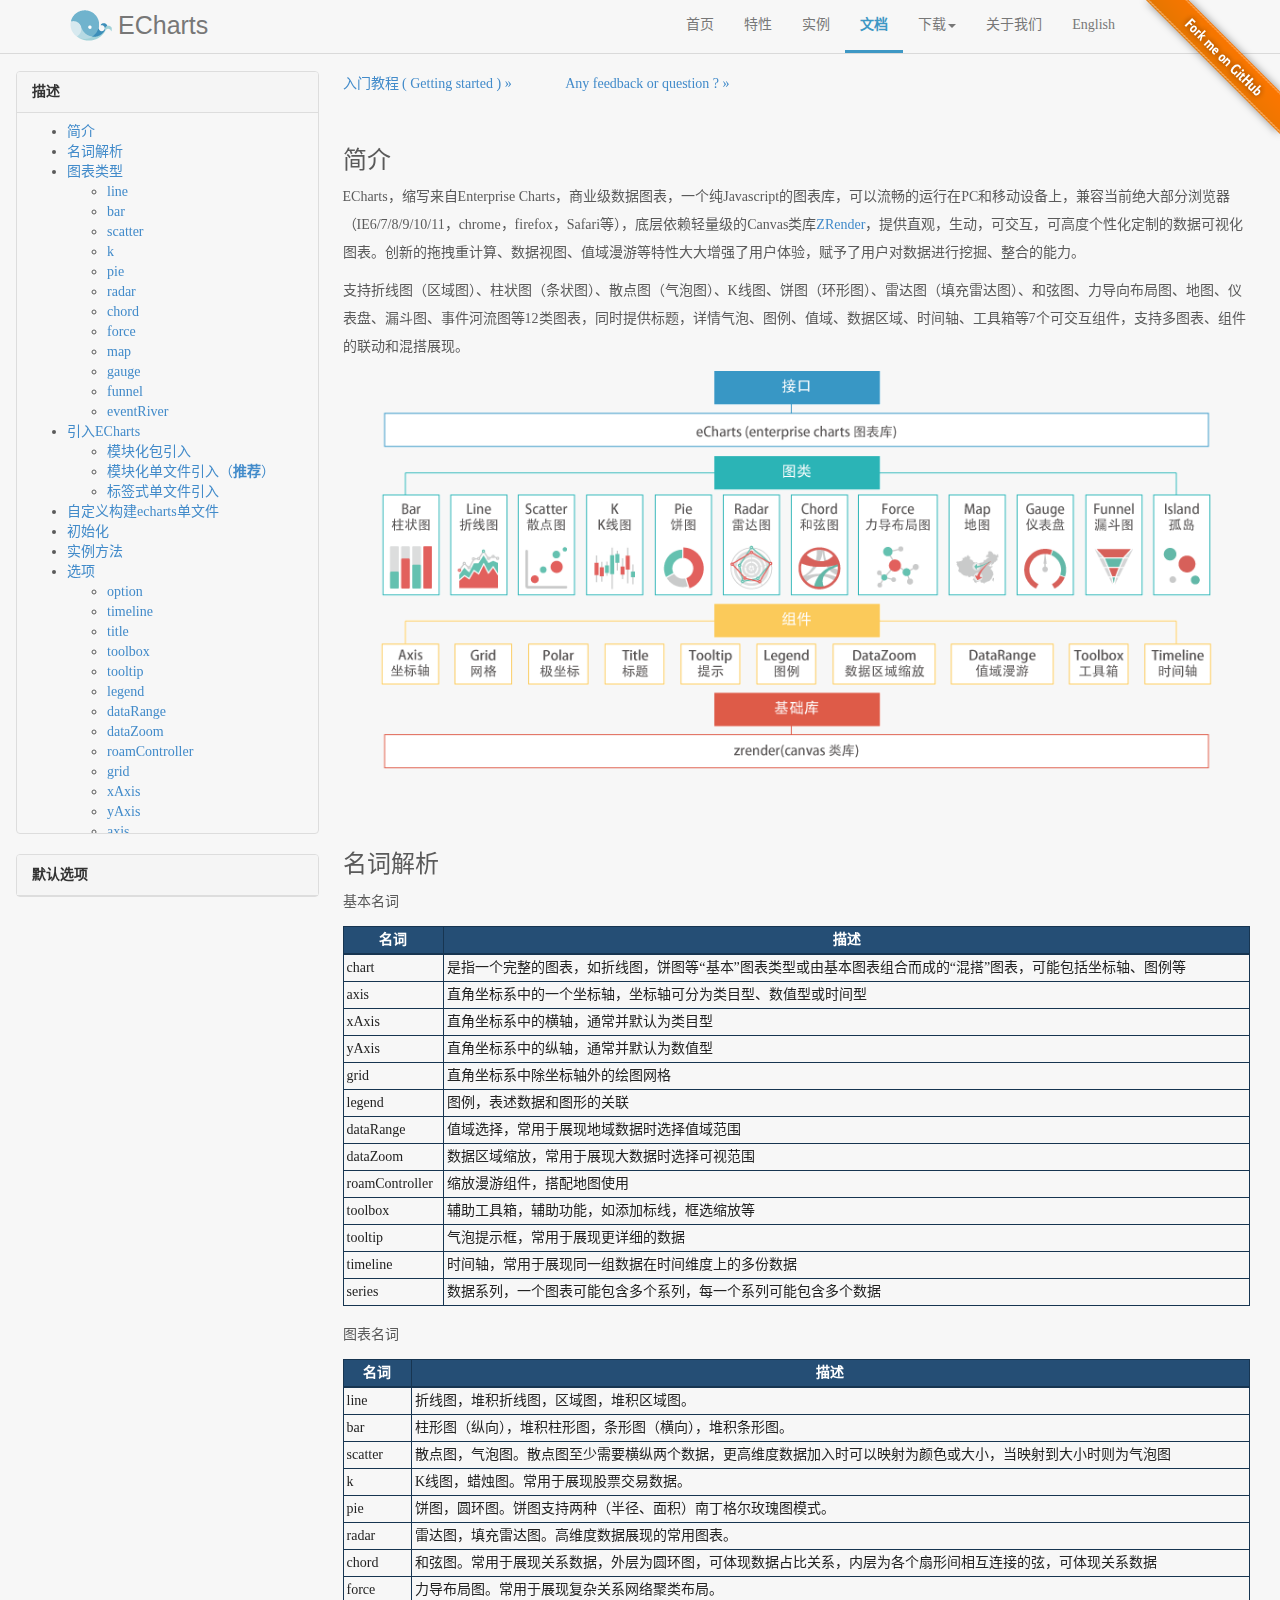
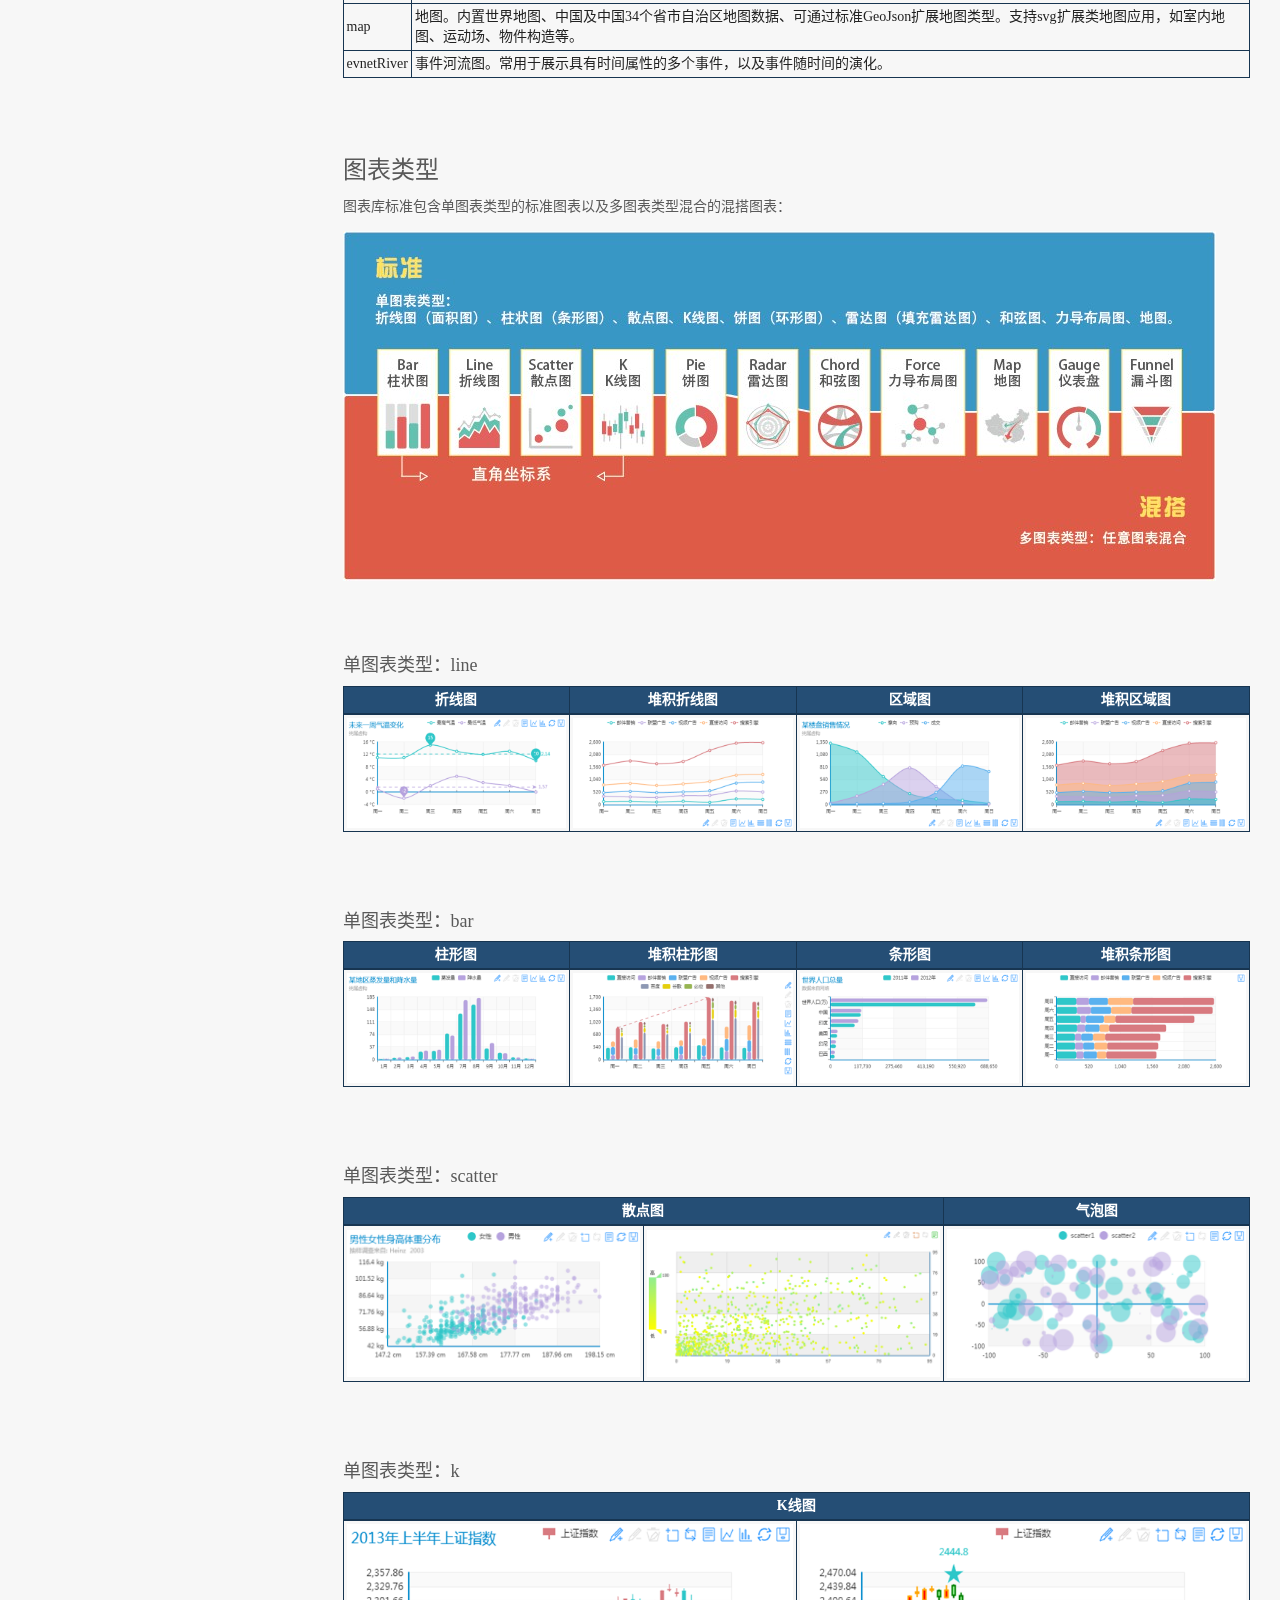
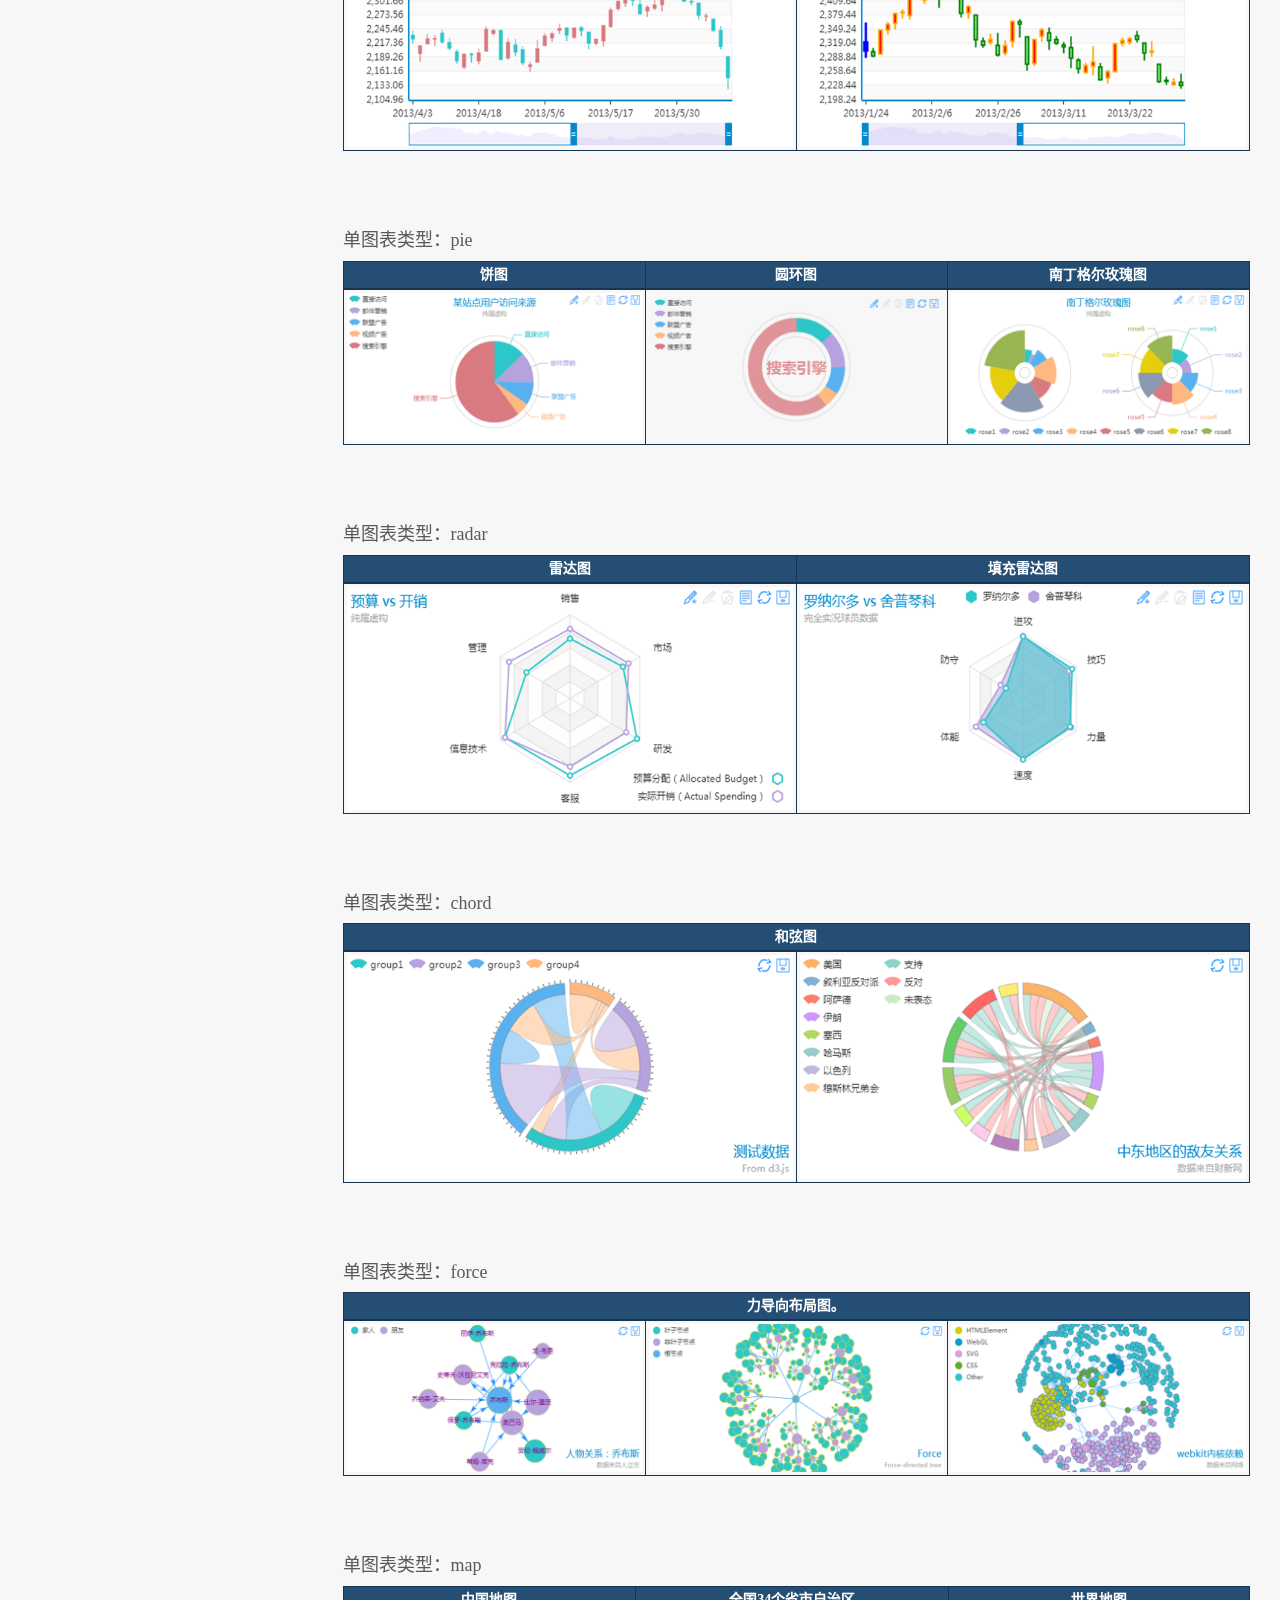
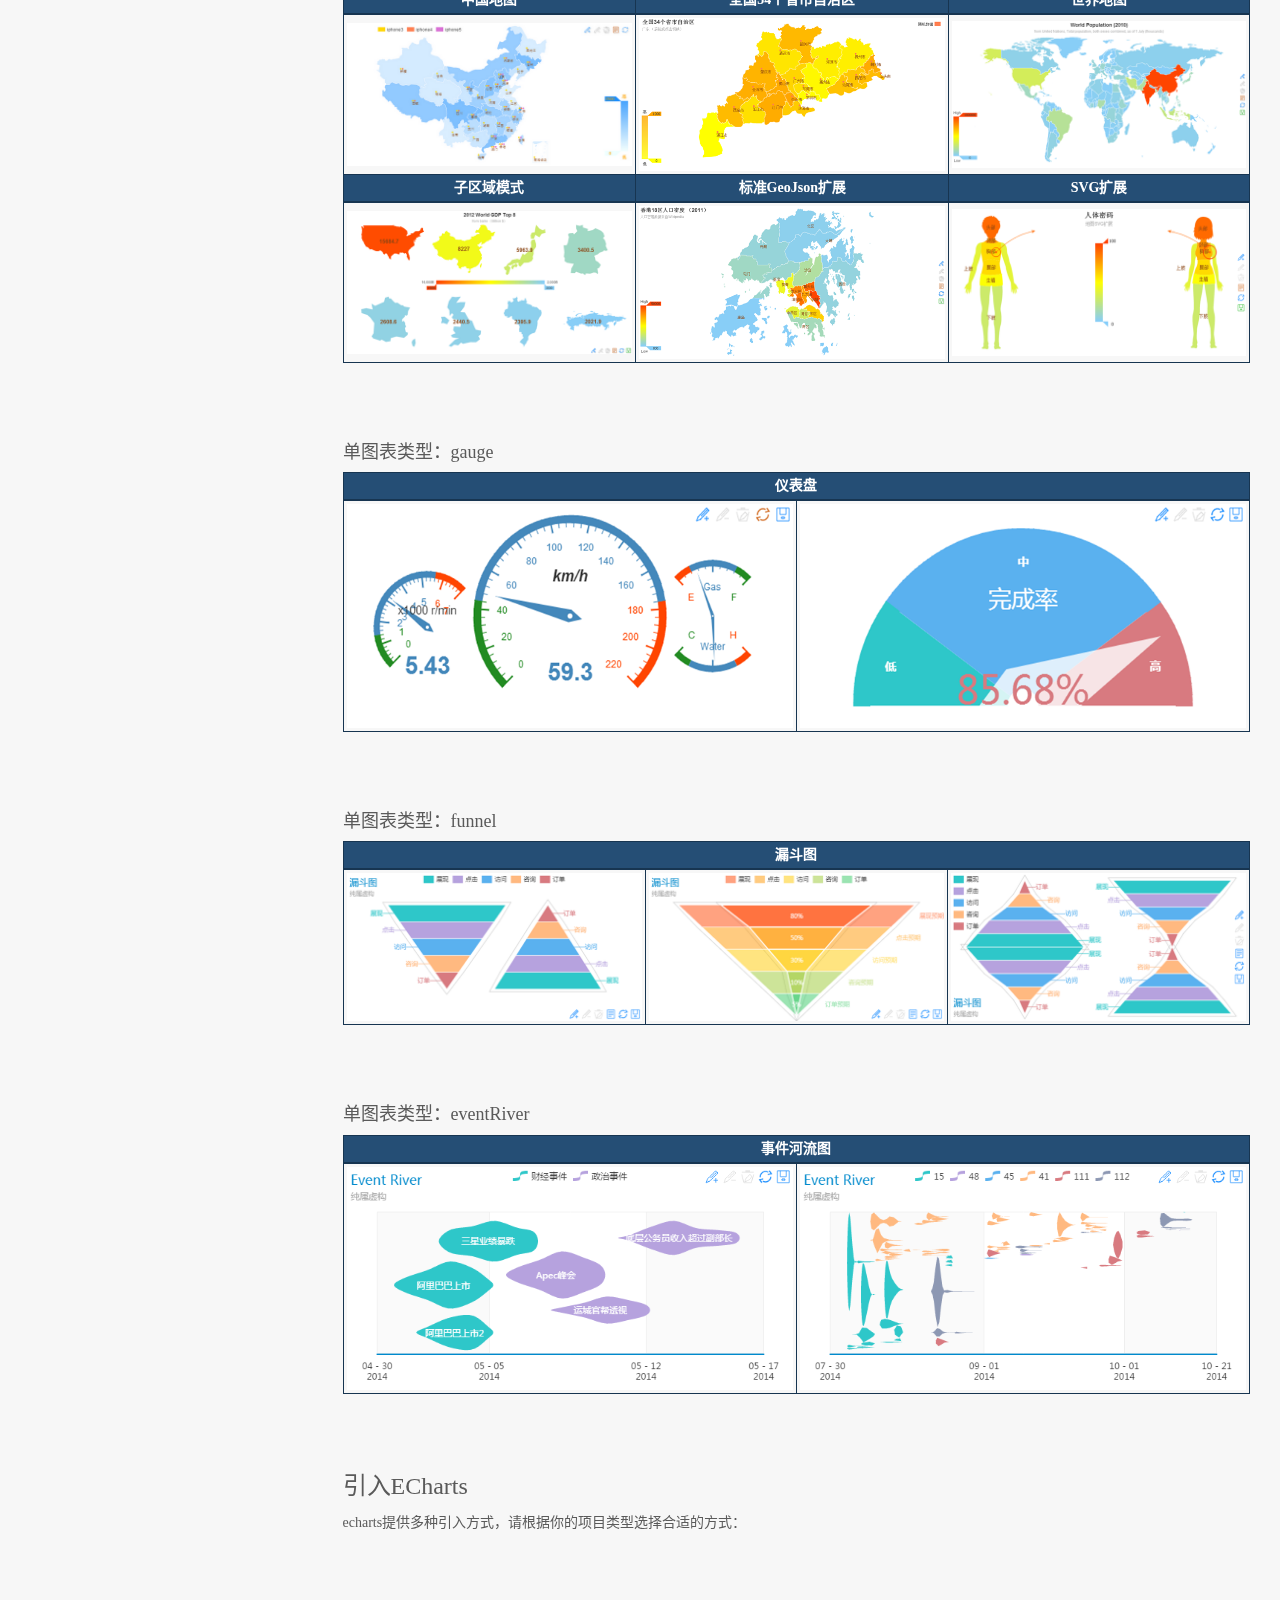
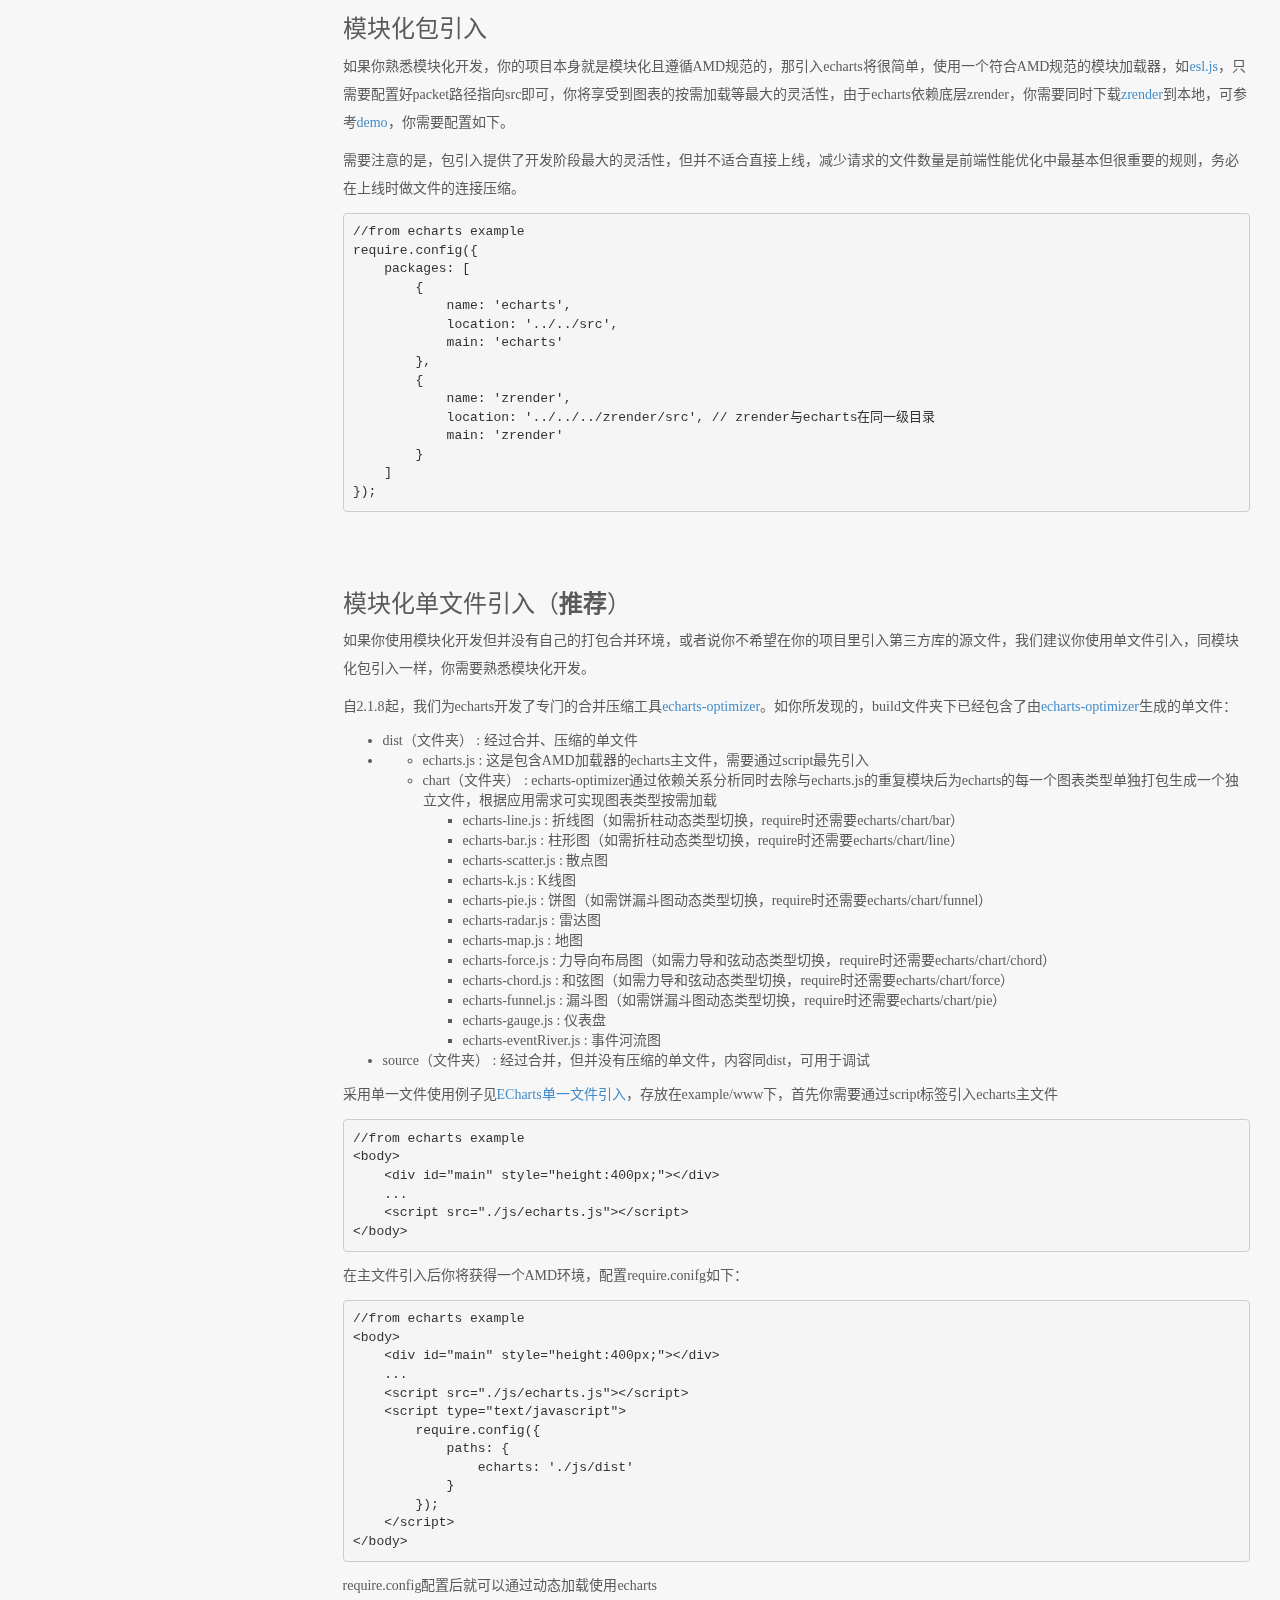
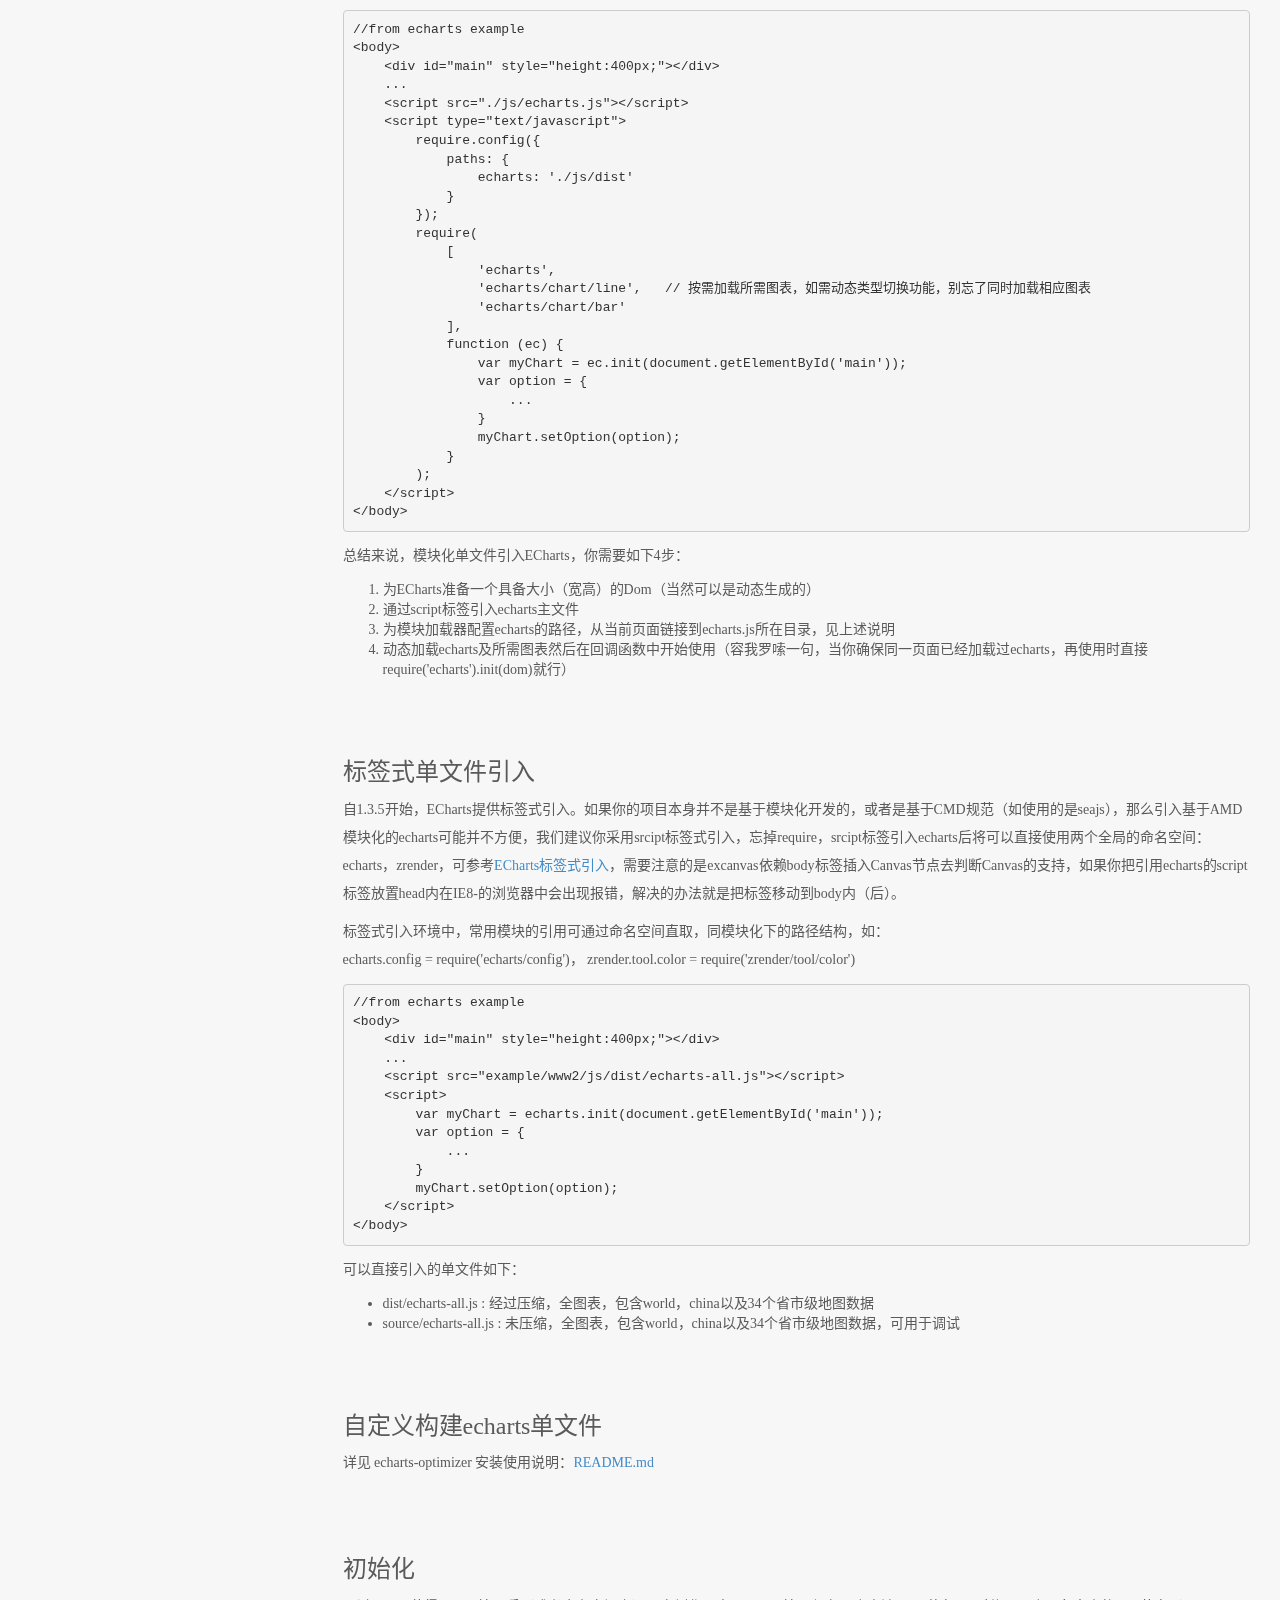
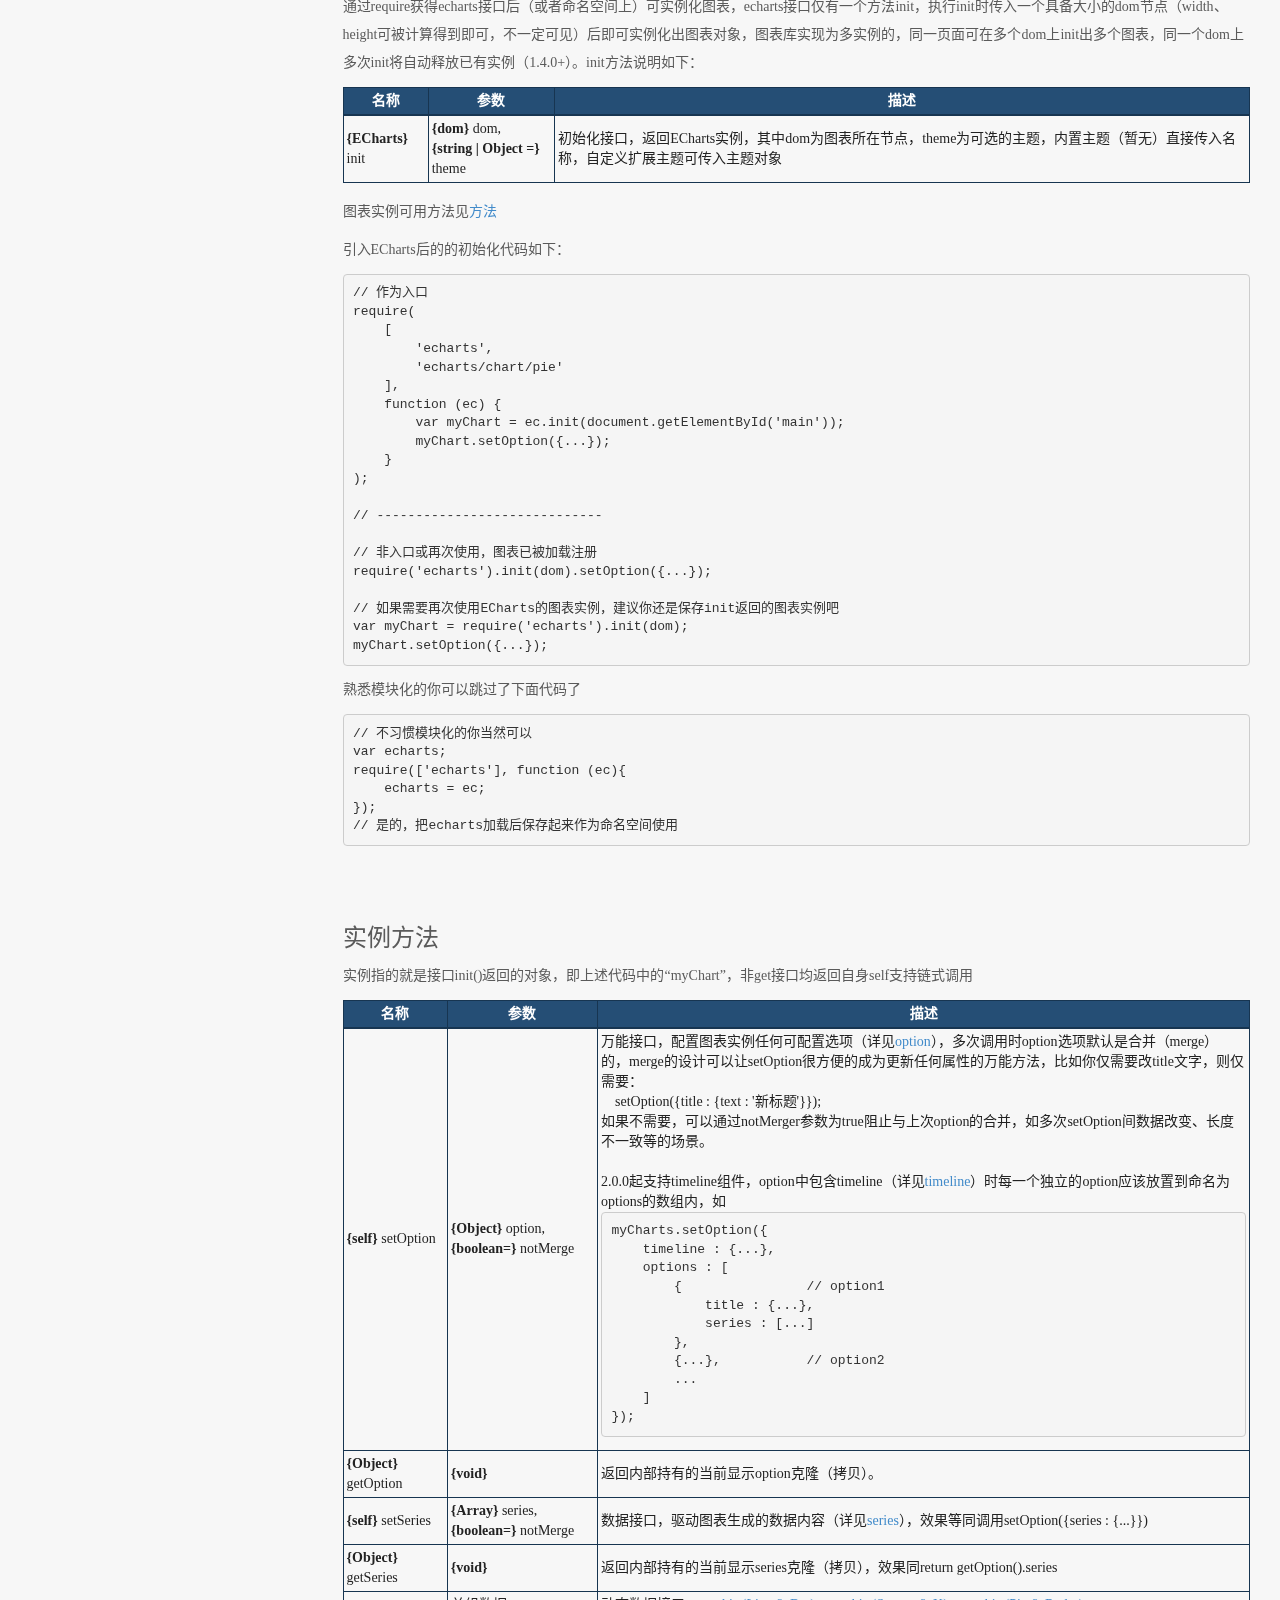
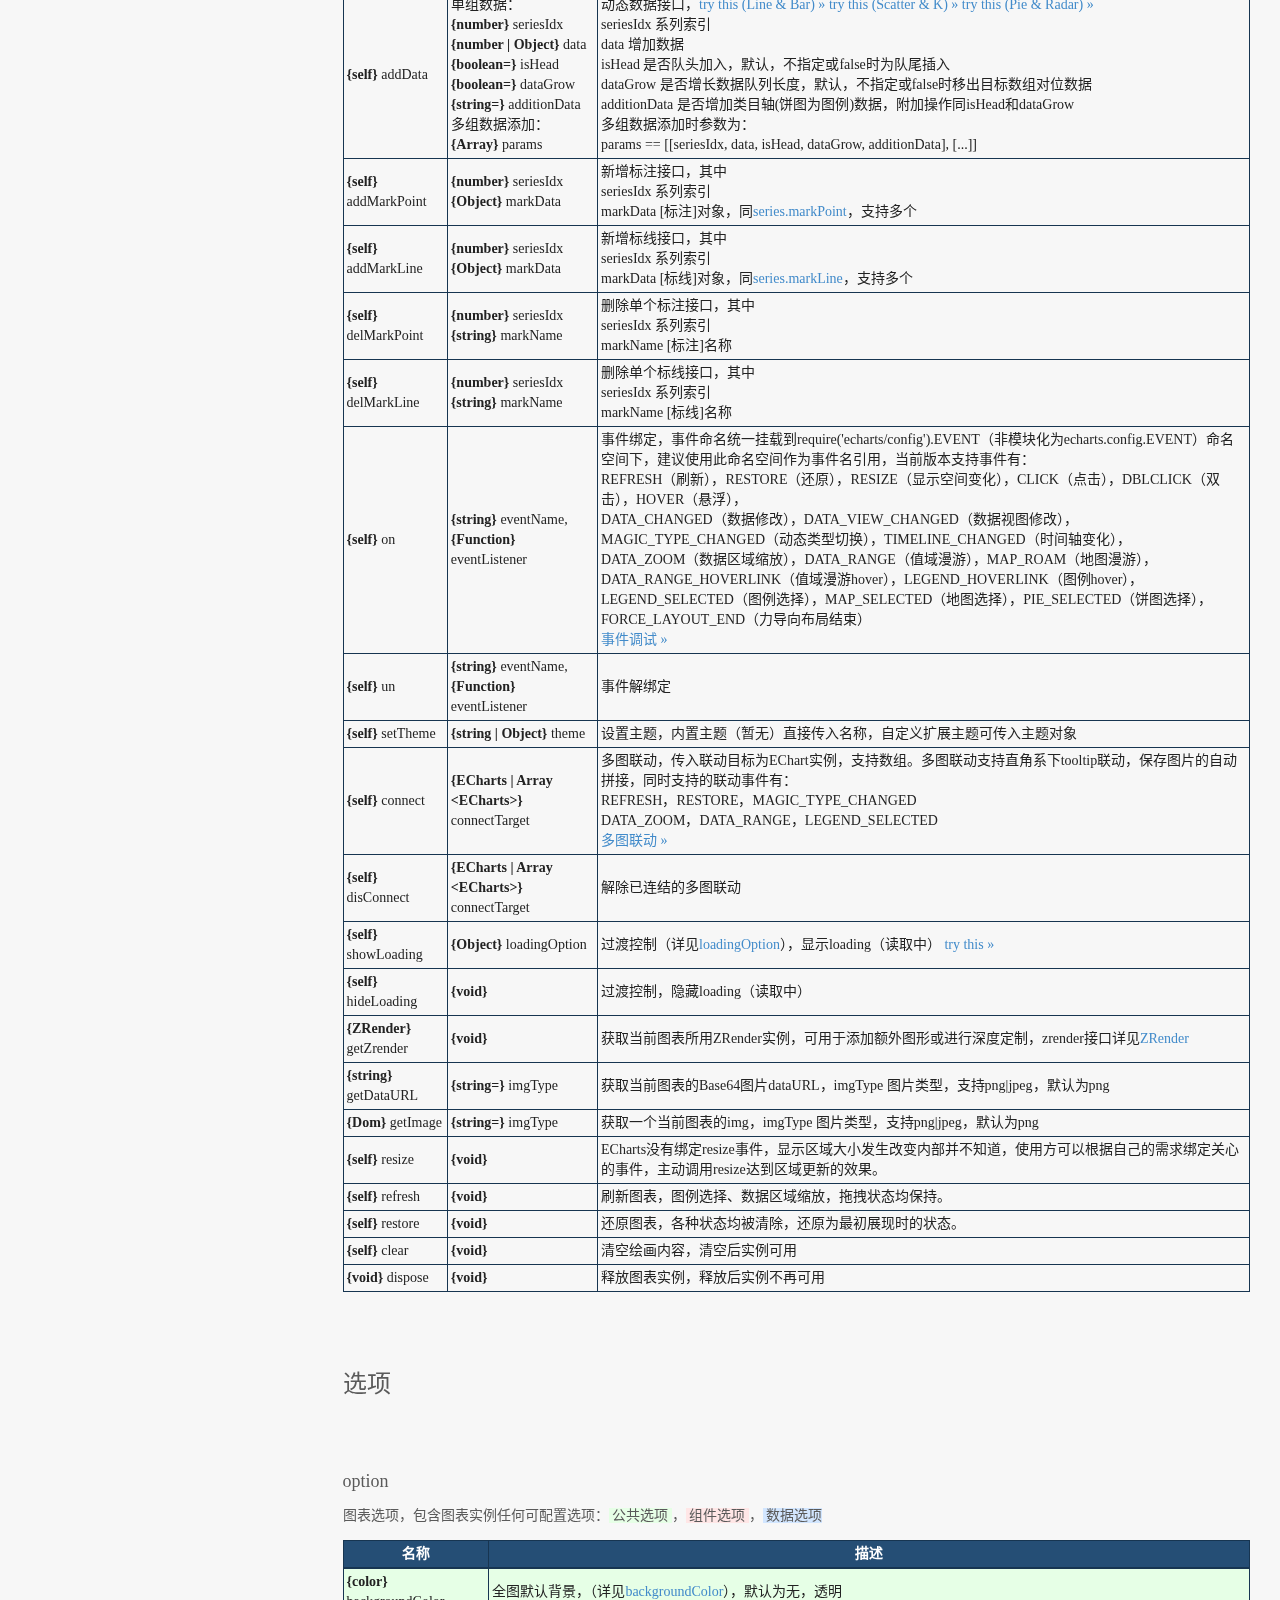
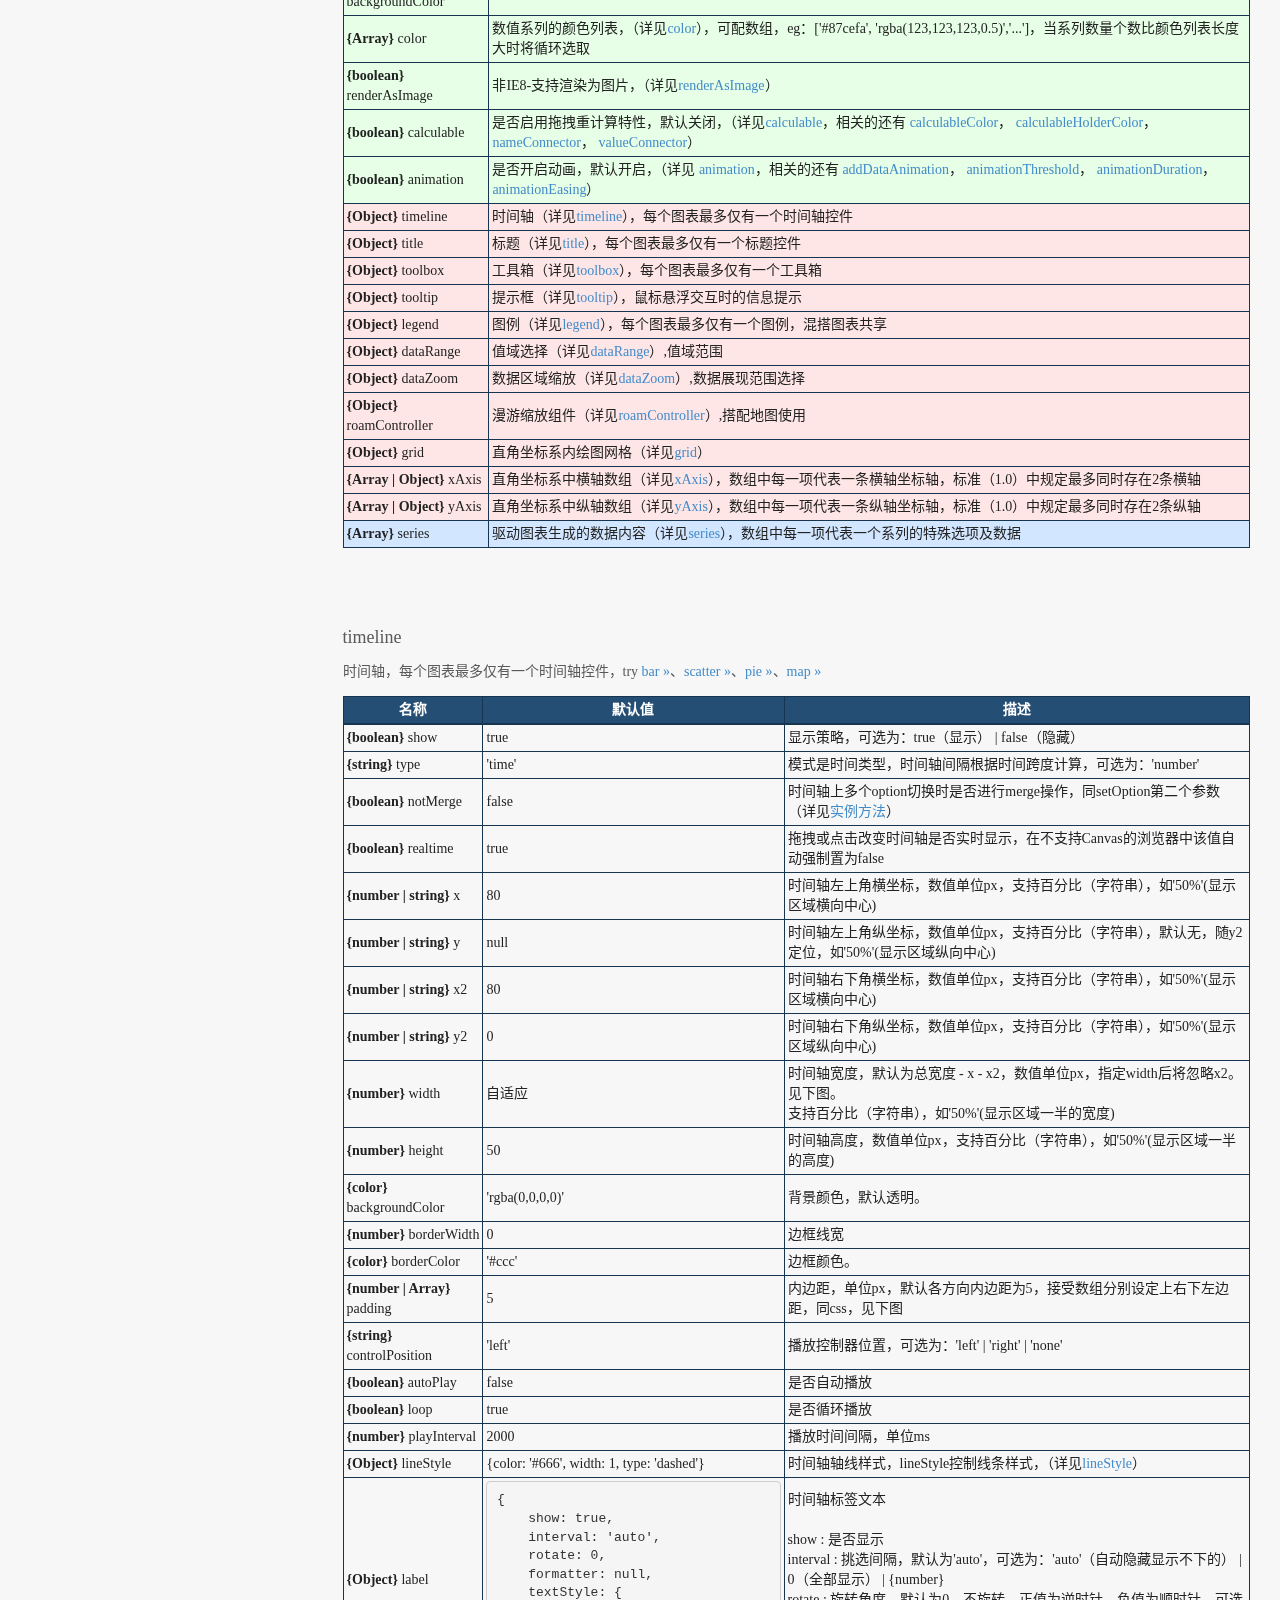
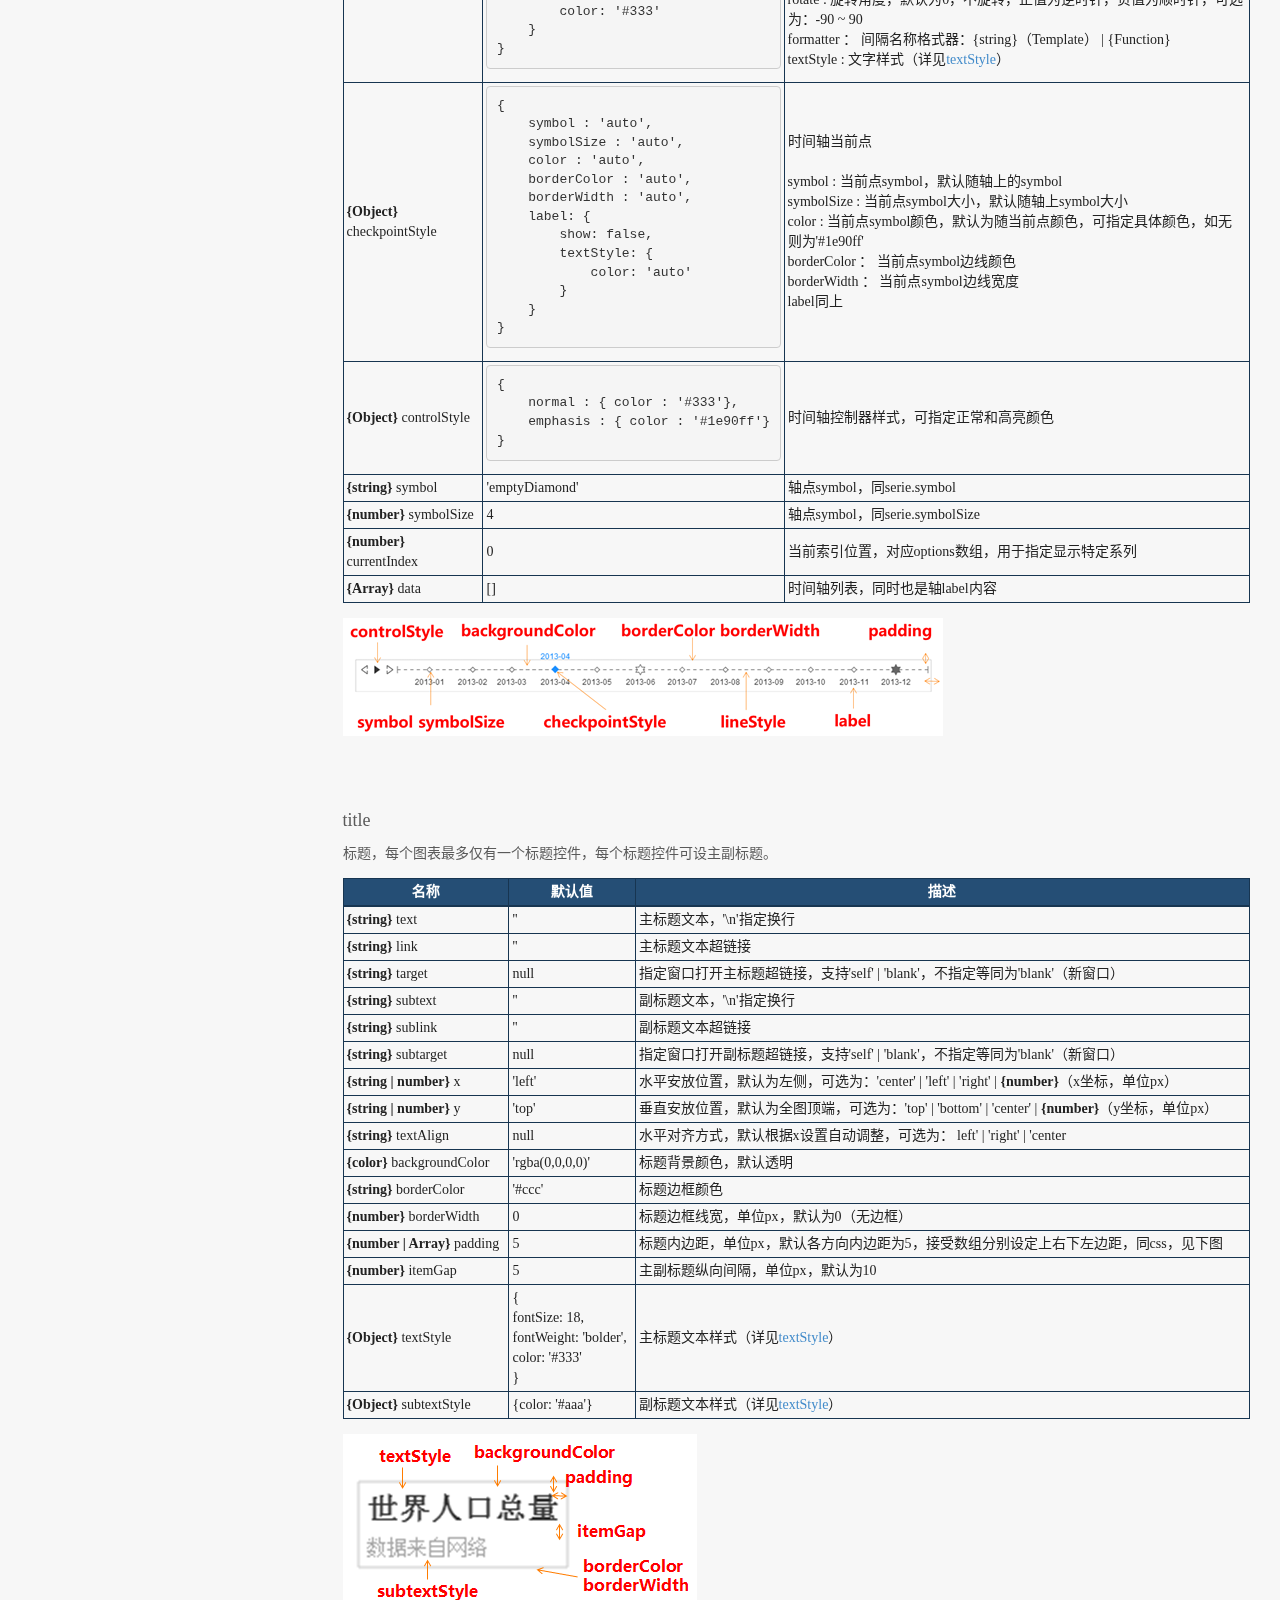
<file: echarts-2.1.10/doc/doc.html>
<!DOCTYPE html>
<html lang="zh-cn">
  <head>
    <meta charset="utf-8">
    <meta http-equiv="X-UA-Compatible" content="IE=edge">
    <meta name="viewport" content="width=device-width, initial-scale=1.0">
    <meta name="description" content="ECharts">
    <meta name="author" content="kener.linfeng@gmail.com">
    <title>ECharts · Doc</title>

    <link rel="shortcut icon" href="./asset/ico/favicon.png">

    <link href="http://maxcdn.bootstrapcdn.com/font-awesome/4.1.0/css/font-awesome.min.css" rel="stylesheet">
    <link href="./asset/css/bootstrap.css" rel="stylesheet">
    <link href="./asset/css/carousel.css" rel="stylesheet">
    <link href="./asset/css/echartsHome.css" rel="stylesheet">
    <!-- HTML5 shim and Respond.js IE8 support of HTML5 elements and media queries -->
    <!--[if lt IE 9]>
      <script src="https://oss.maxcdn.com/html5shiv/3.7.2/html5shiv.min.js"></script>
      <script src="https://oss.maxcdn.com/respond/1.4.2/respond.min.js"></script>
    <![endif]-->
</head>

<body>
    <!-- Fixed navbar -->
    <div class="navbar navbar-default navbar-fixed-top" role="navigation" id="head"></div>

    <div class="container-fluid">
        <div class="row-fluid">
            <div class="col-md-3">
                <div class="affix panel col-md-3" id="accordion">
                  <div class="panel panel-default">
                    <div class="panel-heading">
                      <div class="accordion-toggle" data-toggle="collapse" data-parent="#accordion" href="#collapse-description">
                        <strong>描述</strong>
                      </div>
                    </div>
                    <div id="collapse-description" class="panel-collapse collapse in">
                      <div class="panel-body">
                        <div id="toc">
                        <ul>
                            <li><a href="#简介">简介</a></li>
                            <li><a href="#名词解析">名词解析</a></li>
                            <li><a href="#图表类型">图表类型</a></li>
                            <ul>
                                <li><a href="#Line">line</a></li>
                                <li><a href="#Bar">bar</a></li>
                                <li><a href="#Scatter">scatter</a></li>
                                <li><a href="#K">k</a></li>
                                <li><a href="#Pie">pie</a></li>
                                <li><a href="#Radar">radar</a></li>
                                <li><a href="#Chord">chord</a></li>
                                <li><a href="#Force">force</a></li>
                                <li><a href="#Map">map</a></li>
                                <li><a href="#Gauge">gauge</a></li>
                                <li><a href="#Funnel">funnel</a></li>
                                <li><a href="#eventRiver">eventRiver</a></li>
                            </ul>
                            <li><a href="#引入ECharts">引入ECharts</a></li>
                            <ul>
                                <li><a href="#引入ECharts1">模块化包引入</a></li>
                                <li><a href="#引入ECharts2">模块化单文件引入（<b>推荐</b>）</a></li>
                                <li><a href="#引入ECharts3">标签式单文件引入</a></li>
                            </ul>
                            <li><a href="#自定义构建echarts单文件">自定义构建echarts单文件</a></li>
                            <li><a href="#初始化">初始化</a></li>
                            <li><a href="#实例方法">实例方法</a></li>
                            <li><a href="#选项">选项</a></li>
                            <ul>
                                <li><a href="#Option">option</a></li>
                                <li><a href="#Timeline">timeline</a></li>
                                <li><a href="#Title">title</a></li>                                
                                <li><a href="#Toolbox">toolbox</a></li>
                                <li><a href="#Tooltip">tooltip</a></li>
                                <li><a href="#Legend">legend</a></li>
                                <li><a href="#DataRange">dataRange</a></li>
                                <li><a href="#DataZoom">dataZoom</a></li>
                                <li><a href="#RoamController">roamController</a></li>
                                <li><a href="#Grid">grid</a></li>
                                <li><a href="#Xaxis">xAxis</a></li>
                                <li><a href="#Yaxis">yAxis</a></li>
                                <li><a href="#Axis">axis</a></li>
                                <ul>
                                    <li><a href="#AxisAxisline">axisLine</a></li>
                                    <li><a href="#AxisAxistick">axisTick</a></li>
                                    <li><a href="#AxisAxislabel">axisLabel</a></li>
                                    <li><a href="#AxisSplitline">splitLine</a></li>
                                    <li><a href="#AxisSplitarea">splitArea</a></li>
                                    <li><a href="#AxisData">data</a></li>
                                </ul>
                                <li><a href="#Polar">polar</a></li>
                                <li><a href="#Series">series（通用）</a></li>
                                <ul>
                                    <li><a href="#SeriesCartesian">series（直角系）</a></li>
                                    <li><a href="#SeriesPie">series（饼图）</a></li>
                                    <li><a href="#SeriesRadar">series（雷达图）</a></li>
                                    <li><a href="#SeriesMap">series（地图）</a></li>
                                    <li><a href="#SeriesForce">series（力导向布局图）</a></li>
                                    <li><a href="#SeriesChord">series（和弦图）</a></li>
                                    <li><a href="#SeriesGauge">series（仪表盘）</a></li>
                                    <li><a href="#SeriesFunnel">series（漏斗图）</a></li>
                                    <li><a href="#SeriesEventRiver">series（事件河流图）</a></li>
                                    <li><a href="#SeriesData">data</a></li>
                                    <li><a href="#SeriesMarkPoint">markPoint</a></li>
                                    <ul>
                                        <li><a href="#SeriesMarkPointData">data</a></li>
                                    </ul>
                                    <li><a href="#SeriesMarkLine">markLine</a></li>
                                    <ul>
                                        <li><a href="#SeriesMarkLineData">data</a></li>
                                    </ul>
                                </ul>
                                <li><a href="#ItemStyle">itemStyle</a></li>
                                <li><a href="#LineStyle">lineStyle</a></li>
                                <li><a href="#AreaStyle">areaStyle</a></li>
                                <li><a href="#TextStyle">textStyle</a></li>
                                <li><a href="#Loadingoption">loadingOption</a></li>
                                <li><a href="#BackgroundColor">backgroundColor</a></li>
                                <li><a href="#Color">color</a></li>
                                <li><a href="#SymbolList">symbolList</a></li>
                                <li><a href="#RenderAsImage">renderAsImage</a></li>
                                <li><a href="#Calculable">calculable</a></li>
                                <li><a href="#CalculableColor">calculableColor</a></li>
                                <li><a href="#CalculableHolderColor">calculableHolderColor</a></li>
                                <li><a href="#NameConnector">nameConnector</a></li>
                                <li><a href="#ValueConnector">valueConnector</a></li>
                                <li><a href="#Animation">animation</a></li>
                                <li><a href="#AddDataAnimation">addDataAnimation</a></li>
                                <li><a href="#AnimationThreshold">animationThreshold</a></li>
                                <li><a href="#AnimationDuration">animationDuration</a></li>
                                <li><a href="#AnimationEasing">animationEasing</a></li>
                            </ul>
                            <li><a href="#图数据表示">图数据表示</a></li>
                            <ul>
                                <li><a href="#categories">categories</a></li>
                                <li><a href="#nodes(data)">nodes(data)</a></li>
                                <li><a href="#GraphLinks">links</a></li>
                                <li><a href="#GraphMatrix">matrix</a></li>
                            </ul>
                            <li><a href="#多级控制设计">多级控制设计</a></li>
                            <li><a href="#附录地图扩展">附录：地图扩展</a></li>
                            <li><a href="#附录组件图表实例接口">附录：组件和图表的实例接口</a></li>
                            <ul>
                                <li><a href="#附录组件实例接口">组件实例接口</a></li>
                                <ul>
                                    <li><a href="#TimelineInterface">timeline</a></li>
                                    <li><a href="#TooltipInterface">tooltip</a></li>
                                    <li><a href="#LegendInterface">legend</a></li>
                                    <li><a href="#DataRangeInterface">dataRange</a></li>
                                    <li><a href="#DataZoomInterface">dataZoom</a></li>
                                    <li><a href="#GridInterface">grid</a></li>
                                    <li><a href="#AxisInterface">xAxis/yAxis</a></li>
                                    <li><a href="#CategoryAxisInterface">categoryAxis</a></li>
                                    <li><a href="#ValueAxisInterface">valueAxis</a></li>
                                    <li><a href="#PolarInterface">polar</a></li>
                                </ul>
                                <li><a href="#附录图表实例接口">图表实例接口</a></li>
                                <ul>
                                    <li><a href="#MapInterface">map</a></li>
                                </ul>
                            </ul>
                            <li><a href="#附录一个直观的事例">附录：一个直观的事例</a></li>
                        </ul>
                        </div>
                      </div>
                    </div>
                  </div>
                  <div class="panel panel-default">
                    <div class="panel-heading">
                      <div class="accordion-toggle" data-toggle="collapse" data-parent="#accordion" href="#collapse-config">
                        <strong>默认选项</strong>
                      </div>
                    </div>
                    <div id="collapse-config" class="panel-collapse collapse">
                      <div class="panel-body">
                        <div id="config"></div>
                      </div>
                    </div>
                  </div>
              </div><!--/.well -->
            </div>
            <div class="col-md-9">
                <p style="margin:20px 0 -30px 0">
                    <a href="./start.html" target="_blank" style="margin-right: 50px;">入门教程 ( Getting started ) »</a>
                    <a href="https://github.com/ecomfe/echarts/issues?page=1&state=open" target="_blank">Any feedback or question ? »</a>
                </p>
                <div id="doc">
                    <h3>简介<a name="简介"> </a></h3>
                    <p>ECharts，缩写来自Enterprise Charts，商业级数据图表，一个纯Javascript的图表库，可以流畅的运行在PC和移动设备上，兼容当前绝大部分浏览器（IE6/7/8/9/10/11，chrome，firefox，Safari等），底层依赖轻量级的Canvas类库<a href="http://ecomfe.github.io/zrender/" target="_blank">ZRender</a>，提供直观，生动，可交互，可高度个性化定制的数据可视化图表。创新的拖拽重计算、数据视图、值域漫游等特性大大增强了用户体验，赋予了用户对数据进行挖掘、整合的能力。</P>
                    <p>支持折线图（区域图）、柱状图（条状图）、散点图（气泡图）、K线图、饼图（环形图）、雷达图（填充雷达图）、和弦图、力导向布局图、地图、仪表盘、漏斗图、事件河流图等12类图表，同时提供标题，详情气泡、图例、值域、数据区域、时间轴、工具箱等7个可交互组件，支持多图表、组件的联动和混搭展现。</P>
                    <img src="asset/img/architecture.png"  alt="Echarts Architecture"/>
                    <h3>名词解析<a name="名词解析"> </a></h3>
                    <p>基本名词</p>
                    <table cellspacing="0" class="ADoc_table full">
                        <tr>
                            <th> 名词 </th>
                            <th> 描述 </th>
                        </tr>
                        <tr>
                            <td> chart </td>
                            <td> 是指一个完整的图表，如折线图，饼图等“基本”图表类型或由基本图表组合而成的“混搭”图表，可能包括坐标轴、图例等 </td>
                        </tr>
                        <tr>
                            <td> axis </td>
                            <td> 直角坐标系中的一个坐标轴，坐标轴可分为类目型、数值型或时间型 </td>
                        </tr>
                        <tr>
                            <td> xAxis </td>
                            <td> 直角坐标系中的横轴，通常并默认为类目型 </td>
                        </tr>
                        <tr>
                            <td> yAxis </td>
                            <td> 直角坐标系中的纵轴，通常并默认为数值型 </td>
                        </tr>
                        <tr>
                            <td> grid </td>
                            <td> 直角坐标系中除坐标轴外的绘图网格 </td>
                        </tr>
                        <tr>
                            <td> legend </td>
                            <td> 图例，表述数据和图形的关联 </td>
                        </tr>
                        <tr>
                            <td> dataRange </td>
                            <td> 值域选择，常用于展现地域数据时选择值域范围 </td>
                        </tr>
                        <tr>
                            <td> dataZoom </td>
                            <td> 数据区域缩放，常用于展现大数据时选择可视范围 </td>
                        </tr>
                        <tr>
                            <td> roamController </td>
                            <td> 缩放漫游组件，搭配地图使用 </td>
                        </tr>
                        <tr>
                            <td> toolbox </td>
                            <td> 辅助工具箱，辅助功能，如添加标线，框选缩放等</td>
                        </tr>
                        <tr>
                            <td> tooltip </td>
                            <td> 气泡提示框，常用于展现更详细的数据 </td>
                        </tr>
                        <tr>
                            <td> timeline </td>
                            <td> 时间轴，常用于展现同一组数据在时间维度上的多份数据 </td>
                        </tr>
                        <tr>
                            <td> series </td>
                            <td> 数据系列，一个图表可能包含多个系列，每一个系列可能包含多个数据 </td>
                        </tr>
                    </table>
                    <P> 图表名词</P>
                    <table cellspacing="0" class="ADoc_table full">
                        <tr>
                            <th> 名词 </th>
                            <th> 描述 </th>
                        </tr>
                        <tr>
                            <td> line </td>
                            <td> 折线图，堆积折线图，区域图，堆积区域图。 </td>
                        </tr>
                        <tr>
                            <td> bar </td>
                            <td> 柱形图（纵向），堆积柱形图，条形图（横向），堆积条形图。 </td>
                        </tr>
                        <tr>
                            <td> scatter </td>
                            <td> 散点图，气泡图。散点图至少需要横纵两个数据，更高维度数据加入时可以映射为颜色或大小，当映射到大小时则为气泡图 </td>
                        </tr>
                        <tr>
                            <td> k </td>
                            <td> K线图，蜡烛图。常用于展现股票交易数据。 </td>
                        </tr>
                        <tr>
                            <td> pie </td>
                            <td> 饼图，圆环图。饼图支持两种（半径、面积）南丁格尔玫瑰图模式。 </td>
                        </tr>
                        <tr>
                            <td> radar </td>
                            <td> 雷达图，填充雷达图。高维度数据展现的常用图表。</td>
                        </tr>
                        <tr>
                            <td> chord </td>
                            <td> 和弦图。常用于展现关系数据，外层为圆环图，可体现数据占比关系，内层为各个扇形间相互连接的弦，可体现关系数据 </td>
                        </tr>
                        <tr>
                            <td> force </td>
                            <td> 力导布局图。常用于展现复杂关系网络聚类布局。 </td>
                        </tr>
                        <tr>
                            <td> map </td>
                            <td> 地图。内置世界地图、中国及中国34个省市自治区地图数据、可通过标准GeoJson扩展地图类型。支持svg扩展类地图应用，如室内地图、运动场、物件构造等。 </td>
                        </tr>
                        <tr>
                            <td> evnetRiver </td>
                            <td> 事件河流图。常用于展示具有时间属性的多个事件，以及事件随时间的演化。</td>
                        </tr>
                    </table>
                    <h3>图表类型<a name="图表类型"> </a></h3>
                    <P> 图表库标准包含单图表类型的标准图表以及多图表类型混合的混搭图表：</P>
                    <p><img src="./asset/img/doc/charts.jpg" title="标准图表类型" alt="标准图表类型"/></P>

                    <h4>单图表类型：line<a name="Line"> </a></h4>
                    <table cellspacing="0" class="ADoc_table full">
                        <tr>
                            <th> 折线图 </th>
                            <th> 堆积折线图 </th>
                            <th> 区域图 </th>
                            <th> 堆积区域图 </th>
                        </tr>
                        <tr>
                            <td><img src="./asset/img/example/line1.png" title="" alt="折线图"/></td>
                            <td><img src="./asset/img/example/line2.png" title="" alt="堆积折线图"/></td>
                            <td><img src="./asset/img/example/line3.png" title="" alt="区域图"/></td>
                            <td><img src="./asset/img/example/line4.png" title="" alt="堆积区域图"/></td>
                        </tr>
                    </table>

                    <h4>单图表类型：bar<a name="Bar"> </a></h4>
                    <table cellspacing="0" class="ADoc_table full">
                        <tr>
                            <th> 柱形图 </th>
                            <th> 堆积柱形图 </th>
                            <th> 条形图 </th>
                            <th> 堆积条形图 </th>
                        </tr>
                        <tr>
                            <td><img src="./asset/img/example/bar1.png" title="" alt="柱形图"/></td>
                            <td><img src="./asset/img/example/bar2.png" title="" alt="堆积柱形图"/></td>
                            <td><img src="./asset/img/example/bar3.png" title="" alt="条形图"/></td>
                            <td><img src="./asset/img/example/bar4.png" title="" alt="堆积条形图"/></td>
                        </tr>
                    </table>

                    <h4>单图表类型：scatter<a name="Scatter"> </a></h4>
                    <table cellspacing="0" class="ADoc_table full">
                        <tr>
                            <th colspan=2> 散点图 </th>
                            <th> 气泡图 </th>
                        </tr>
                        <tr>
                            <td><img src="./asset/img/example/scatter1.png" title="" alt="散点图"/></td>
                            <td><img src="./asset/img/example/dataRange1.png" title="" alt="散点图"/></td>
                            <td><img src="./asset/img/example/scatter2.png" title="" alt="气泡图"/></td>
                        </tr>
                    </table>
                    
                    <h4>单图表类型：k<a name="K"> </a></h4>
                    <table cellspacing="0" class="ADoc_table full">
                        <tr>
                            <th colspan="2"> K线图 </th>
                        </tr>
                        <tr>
                            <td style="text-align:center"><img src="./asset/img/example/k1.png" title="" alt="K线图" /></td>
                            <td style="text-align:center"><img src="./asset/img/example/k.png" title="" alt="K线图" /></td>
                        </tr>
                    </table>

                    <h4>单图表类型：pie<a name="Pie"> </a></h4>
                    <table cellspacing="0" class="ADoc_table full">
                        <tr>
                            <th> 饼图 </th>
                            <th> 圆环图 </th>
                            <th> 南丁格尔玫瑰图</th>
                        </tr>
                        <tr>
                            <td><img src="./asset/img/example/pie1.png" title="" alt="饼图"/></td>
                            <td><img src="./asset/img/example/pie2.png" title="" alt="圆环图"/></td>
                            <td><img src="./asset/img/example/pie4.png" title="" alt="南丁格尔玫瑰图"/></td>
                        </tr>
                    </table>

                    <h4>单图表类型：radar<a name="Radar"> </a></h4>
                    <table cellspacing="0" class="ADoc_table full">
                        <tr>
                            <th> 雷达图 </th>
                            <th> 填充雷达图 </th>
                        </tr>
                        <tr>
                            <td><img src="./asset/img/example/radar1.png" title="" alt="雷达图"/></td>
                            <td><img src="./asset/img/example/radar2.png" title="" alt="填充雷达图"/></td>
                        </tr>
                    </table>
                    
                    <h4>单图表类型：chord<a name="Chord"> </a></h4>
                    <table cellspacing="0" class="ADoc_table full">
                        <tr>
                            <th colspan="2"> 和弦图 </th>
                        </tr>
                        <tr>
                            <td><img src="./asset/img/example/chord1.png" title="" alt="和弦图"/></td>
                            <td><img src="./asset/img/example/chord2.png" title="" alt="和弦图"/></td>
                        </tr>
                    </table>
                    
                    <h4>单图表类型：force<a name="Force"> </a></h4>
                    <table cellspacing="0" class="ADoc_table full">
                        <tr>
                            <th colspan="3"> 力导向布局图。 </th>
                        </tr>
                        <tr>
                            <td><img src="./asset/img/example/force1.png" title="" alt="力导向布局图"/></td>
                            <td><img src="./asset/img/example/force2.png" title="" alt="力导向布局图"/></td>
                            <td><img src="./asset/img/example/webkit-dep.png" title="" alt="力导向布局图"/></td>
                        </tr>
                    </table>
                    
                    <h4>单图表类型：map<a name="Map"> </a></h4>
                    <table cellspacing="0" class="ADoc_table full">
                        <tr>
                            <th> 中国地图 </th>
                            <th> 全国34个省市自治区 </th>
                            <th> 世界地图</th>
                        </tr>
                        <tr>
                            <td><img src="./asset/img/example/map1.png" title="" alt="中国地图"/></td>
                            <td><img src="./asset/img/example/map3.png" title="" alt="全国34个省市自治区"/></td>
                            <td><img src="./asset/img/example/map4.png" title="" alt="世界地图"/></td>
                        </tr>
                        <tr>
                            <th> 子区域模式 </th>
                            <th> 标准GeoJson扩展 </th>
                            <th> SVG扩展</th>
                        </tr>
                        <tr>
                            <td><img src="./asset/img/example/map8.png" title="" alt="子区域模式"/></td>
                            <td><img src="./asset/img/example/map6.png" title="" alt="标准GeoJson扩展"/></td>
                            <td><img src="./asset/img/example/map16.png" title="" alt="SVG扩展"/></td>
                        </tr>
                    </table>

                    <h4>单图表类型：gauge<a name="Gauge"> </a></h4>
                    <table cellspacing="0" class="ADoc_table full">
                        <tr>
                            <th colspan=2> 仪表盘 </th>
                        </tr>
                        <tr>
                            <td><img src="./asset/img/example/gauge4.png" title="" alt="仪表盘"/></td>
                            <td><img src="./asset/img/example/gauge3.png" title="" alt="仪表盘"/></td>
                        </tr>
                    </table>

                    <h4>单图表类型：funnel<a name="Funnel"> </a></h4>
                    <table cellspacing="0" class="ADoc_table full">
                        <tr>
                            <th colspan=3> 漏斗图 </th>
                        </tr>
                        <tr>
                            <td><img src="./asset/img/example/funnel1.png" title="" alt="漏斗图"/></td>
                            <td><img src="./asset/img/example/funnel2.png" title="" alt="漏斗图"/></td>
                            <td><img src="./asset/img/example/funnel3.png" title="" alt="漏斗图"/></td>
                        </tr>
                    </table>
                    
                    <h4>单图表类型：eventRiver<a name="eventRiver"> </a></h4>
                    <table cellspacing="0" class="ADoc_table full">
                        <tr>
                            <th colspan=3> 事件河流图 </th>
                        </tr>
                        <tr>
                            <td><img src="./asset/img/example/eventRiver1.png" title="" alt="事件河流图"/></td>
                            <td><img src="./asset/img/example/eventRiver2.png" title="" alt="事件河流图"/></td>
                        </tr>
                    </table>
                    
                    <h3>引入ECharts<a name="引入ECharts"> </a></h3>
                    <p>echarts提供多种引入方式，请根据你的项目类型选择合适的方式：</p>
                    
                    <h3>模块化包引入<a name="引入ECharts1"> </a></h3>
                    <P>如果你熟悉模块化开发，你的项目本身就是模块化且遵循AMD规范的，那引入echarts将很简单，使用一个符合AMD规范的模块加载器，如<a href="https://github.com/ecomfe/esl" target="_blank">esl.js</a>，只需要配置好packet路径指向src即可，你将享受到图表的按需加载等最大的灵活性，由于echarts依赖底层zrender，你需要同时下载<a href="https://github.com/ecomfe/zrender" target="_blank">zrender</a>到本地，可参考<a href="example/demo.html" target="_blank">demo</a>，你需要配置如下。</p>
                    <p>需要注意的是，包引入提供了开发阶段最大的灵活性，但并不适合直接上线，减少请求的文件数量是前端性能优化中最基本但很重要的规则，务必在上线时做文件的连接压缩。</P>
                    <div class="code">
                        <pre>//from echarts example
require.config({
    packages: [
        {
            name: 'echarts',
            location: '../../src',      
            main: 'echarts'
        },
        {
            name: 'zrender',
            location: '../../../zrender/src', // zrender与echarts在同一级目录
            main: 'zrender'
        }
    ]
});
</pre>
                    </div>
                    
                    <h3>模块化单文件引入（<b>推荐</b>）<a name="引入ECharts2"> </a></h3>
                    <P>如果你使用模块化开发但并没有自己的打包合并环境，或者说你不希望在你的项目里引入第三方库的源文件，我们建议你使用单文件引入，同模块化包引入一样，你需要熟悉模块化开发。</p>
                    <p>自2.1.8起，我们为echarts开发了专门的合并压缩工具<a href="https://github.com/ecomfe/echarts-optimizer" target="_blank">echarts-optimizer</a>。如你所发现的，build文件夹下已经包含了由<a href="https://github.com/ecomfe/echarts-optimizer" target="_blank">echarts-optimizer</a>生成的单文件：</P>
                    <ul>
                        <li>dist（文件夹） : 经过合并、压缩的单文件</li>
                        <li>
                            <ul>
                                <li>echarts.js : 这是包含AMD加载器的echarts主文件，需要通过script最先引入</li>
                                <li>chart（文件夹） : echarts-optimizer通过依赖关系分析同时去除与echarts.js的重复模块后为echarts的每一个图表类型单独打包生成一个独立文件，根据应用需求可实现图表类型按需加载
                                    <ul>
                                        <li>echarts-line.js : 折线图（如需折柱动态类型切换，require时还需要echarts/chart/bar）</li>
                                        <li>echarts-bar.js : 柱形图（如需折柱动态类型切换，require时还需要echarts/chart/line）</li>
                                        <li>echarts-scatter.js : 散点图</li>
                                        <li>echarts-k.js : K线图</li>
                                        <li>echarts-pie.js : 饼图（如需饼漏斗图动态类型切换，require时还需要echarts/chart/funnel）</li>
                                        <li>echarts-radar.js : 雷达图</li>
                                        <li>echarts-map.js : 地图</li>
                                        <li>echarts-force.js : 力导向布局图（如需力导和弦动态类型切换，require时还需要echarts/chart/chord）</li>
                                        <li>echarts-chord.js : 和弦图（如需力导和弦动态类型切换，require时还需要echarts/chart/force）</li>
                                        <li>echarts-funnel.js : 漏斗图（如需饼漏斗图动态类型切换，require时还需要echarts/chart/pie）</li>
                                        <li>echarts-gauge.js : 仪表盘</li>
                                        <li>echarts-eventRiver.js : 事件河流图</li>
                                    </ul>
                                </li>
                            </ul>
                        </li>
                        <li>source（文件夹） : 经过合并，但并没有压缩的单文件，内容同dist，可用于调试</li>
                    </ul>
                    <p>采用单一文件使用例子见<a href="example/www/index.html" target="_blank">ECharts单一文件引入</a>，存放在example/www下，首先你需要通过script标签引入echarts主文件</p>
                    <div class="code">
                        <pre>//from echarts example
&lt;body&gt;
    &lt;div id="main" style="height:400px;"&gt;&lt;/div&gt;
    ...
    &lt;script src="./js/echarts.js"&gt;&lt;/script&gt;
&lt;/body&gt;
</pre>
                    </div>
                    <p>在主文件引入后你将获得一个AMD环境，配置require.conifg如下：</p>
                    <div class="code">
                        <pre>//from echarts example
&lt;body&gt;
    &lt;div id="main" style="height:400px;"&gt;&lt;/div&gt;
    ...
    &lt;script src="./js/echarts.js"&gt;&lt;/script&gt;
    &lt;script type="text/javascript"&gt;
        require.config({
            paths: {
                echarts: './js/dist'
            }
        });
    &lt;/script&gt;
&lt;/body&gt;
</pre>
                    </div>
                    <p>require.config配置后就可以通过动态加载使用echarts</p>
                    <div class="code">
                        <pre>//from echarts example
&lt;body&gt;
    &lt;div id="main" style="height:400px;"&gt;&lt;/div&gt;
    ...
    &lt;script src="./js/echarts.js"&gt;&lt;/script&gt;
    &lt;script type="text/javascript"&gt;
        require.config({
            paths: {
                echarts: './js/dist'
            }
        });
        require(
            [
                'echarts',
                'echarts/chart/line',   // 按需加载所需图表，如需动态类型切换功能，别忘了同时加载相应图表
                'echarts/chart/bar'
            ],
            function (ec) {
                var myChart = ec.init(document.getElementById('main'));
                var option = {
                    ...
                }
                myChart.setOption(option);
            }
        );
    &lt;/script&gt;
&lt;/body&gt;
</pre>
                    </div>
                    <p>总结来说，模块化单文件引入ECharts，你需要如下4步：</p>
                    <ol>
                        <li>为ECharts准备一个具备大小（宽高）的Dom（当然可以是动态生成的）</li>
                        <li>通过script标签引入echarts主文件</li>
                        <li>为模块加载器配置echarts的路径，从当前页面链接到echarts.js所在目录，见上述说明</li>
                        <li>动态加载echarts及所需图表然后在回调函数中开始使用（容我罗嗦一句，当你确保同一页面已经加载过echarts，再使用时直接require('echarts').init(dom)就行）</li>
                    </ol>

                    <h3>标签式单文件引入<a name="引入ECharts3"> </a></h3>
                    <P>自1.3.5开始，ECharts提供标签式引入。如果你的项目本身并不是基于模块化开发的，或者是基于CMD规范（如使用的是seajs），那么引入基于AMD模块化的echarts可能并不方便，我们建议你采用srcipt标签式引入，忘掉require，srcipt标签引入echarts后将可以直接使用两个全局的命名空间：echarts，zrender，可参考<a href="example/www2/index.html" target="_blank">ECharts标签式引入</a>，需要注意的是excanvas依赖body标签插入Canvas节点去判断Canvas的支持，如果你把引用echarts的script标签放置head内在IE8-的浏览器中会出现报错，解决的办法就是把标签移动到body内（后）。</p>
                    <p>标签式引入环境中，常用模块的引用可通过命名空间直取，同模块化下的路径结构，如：<br/>echarts.config = require('echarts/config')， zrender.tool.color = require('zrender/tool/color')</p>
                    <div class="code">
                        <pre>//from echarts example
&lt;body&gt;
    &lt;div id="main" style="height:400px;"&gt;&lt;/div&gt;
    ...
    &lt;script src="example/www2/js/dist/echarts-all.js"&gt;&lt;/script&gt;
    &lt;script&gt;
        var myChart = echarts.init(document.getElementById('main'));
        var option = {
            ...
        }
        myChart.setOption(option);
    &lt;/script&gt;
&lt;/body&gt;
</pre>
                    </div>
                    <p>可以直接引入的单文件如下：</p>
                    <ul>
                        <li>dist/echarts-all.js : 经过压缩，全图表，包含world，china以及34个省市级地图数据</li>
                        <li>source/echarts-all.js : 未压缩，全图表，包含world，china以及34个省市级地图数据，可用于调试</li>
                    </ul>
                        
                    <h3>自定义构建echarts单文件<a name="自定义构建echarts单文件"></a></h3>
                    <p>详见 echarts-optimizer 安装使用说明：<a href="https://github.com/ecomfe/echarts-optimizer/blob/master/README.md" target="_blank">README.md</a></p>

                    <h3>初始化<a name="初始化"> </a></h3>
                    <p>通过require获得echarts接口后（或者命名空间上）可实例化图表，echarts接口仅有一个方法init，执行init时传入一个具备大小的dom节点（width、height可被计算得到即可，不一定可见）后即可实例化出图表对象，图表库实现为多实例的，同一页面可在多个dom上init出多个图表，同一个dom上多次init将自动释放已有实例（1.4.0+）。init方法说明如下：</p>
                    <table cellspacing="0" class="ADoc_table full">
                        <tr>
                            <th> 名称 </th>
                            <th> 参数 </th>
                            <th> 描述 </th>
                        </tr>
                        <tr>
                            <td> <b>{ECharts}</b> init </td>
                            <td> <b>{dom}</b> dom, <br/><b>{string | Object =}</b> theme </td>
                            <td> 初始化接口，返回ECharts实例，其中dom为图表所在节点，theme为可选的主题，内置主题（暂无）直接传入名称，自定义扩展主题可传入主题对象</td>
                        </tr>
                    </table>
                    <p>图表实例可用方法见<a href="#方法">方法</a></p>
                    <p>引入ECharts后的的初始化代码如下：</p>
                    <div class="code">
                        <pre>
// 作为入口
require(
    [
        'echarts',
        'echarts/chart/pie'
    ], 
    function (ec) {
        var myChart = ec.init(document.getElementById('main'));
        myChart.setOption({...});
    }
);

// -----------------------------

// 非入口或再次使用，图表已被加载注册
require('echarts').init(dom).setOption({...});

// 如果需要再次使用ECharts的图表实例，建议你还是保存init返回的图表实例吧
var myChart = require('echarts').init(dom);
myChart.setOption({...}); </pre>
                    </div>
                    <p>熟悉模块化的你可以跳过了下面代码了</p>
                    <div class="code">
                        <pre>
// 不习惯模块化的你当然可以
var echarts;
require(['echarts'], function (ec){
    echarts = ec;
});
// 是的，把echarts加载后保存起来作为命名空间使用</pre>
                    </div>

                    <h3>实例方法<a name="实例方法"> </a></h3>
                    <p>实例指的就是接口init()返回的对象，即上述代码中的“myChart”，非get接口均返回自身self支持链式调用</p>
                    <table cellspacing="0" class="ADoc_table full">
                        <tr>
                            <th> 名称 </th>
                            <th> 参数 </th>
                            <th> 描述 </th>
                        </tr>
                        <tr>
                            <td><b>{self}</b> setOption</td>
                            <td><b>{Object}</b> option, <br/><b>{boolean=}</b> notMerge</td>
                            <td>万能接口，配置图表实例任何可配置选项（详见<a href="#Option" title="">option</a>），多次调用时option选项默认是合并（merge）的，merge的设计可以让setOption很方便的成为更新任何属性的万能方法，比如你仅需要改title文字，则仅需要：<br/>&nbsp;&nbsp;&nbsp;&nbsp;setOption({title : {text : '新标题'}}); <br/>如果不需要，可以通过notMerger参数为true阻止与上次option的合并，如多次setOption间数据改变、长度不一致等的场景。
                            <br/><br/>2.0.0起支持timeline组件，option中包含timeline（详见<a href="#Timeline" title="">timeline</a>）时每一个独立的option应该放置到命名为options的数组内，如
                            <pre>myCharts.setOption({
    timeline : {...},
    options : [
        {                // option1
            title : {...},
            series : [...]
        },  
        {...},           // option2
        ...
    ]
});</pre>

                            </td>
                        </tr>
                        <tr>
                            <td><b>{Object}</b> getOption</td>
                            <td><b>{void}</b></td>
                            <td>返回内部持有的当前显示option克隆（拷贝）。  </td>
                        </tr>
                        <tr>
                            <td><b>{self}</b> setSeries</td>
                            <td><b>{Array}</b> series, <br/><b>{boolean=}</b> notMerge</td>
                            <td>数据接口，驱动图表生成的数据内容（详见<a href="#Series" title="">series</a>），效果等同调用setOption({series : {...}}) </td>
                        </tr>
                        <tr>
                            <td><b>{Object}</b> getSeries</td>
                            <td><b>{void}</b></td>
                            <td>返回内部持有的当前显示series克隆（拷贝），效果同return getOption().series</td>
                        </tr>
                        <tr>
                            <td><b>{self}</b> addData</td>
                            <td>单组数据：
                                <br/><b>{number}</b> seriesIdx
                                <br/><b>{number | Object}</b> data
                                <br/><b>{boolean=}</b> isHead
                                <br/><b>{boolean=}</b> dataGrow
                                <br/><b>{string=}</b> additionData
                                <br/>多组数据添加：
                                <br/><b>{Array}</b> params
                            </td>
                            <td>动态数据接口，<a href="example/dynamicLineBar.html" target="_blank">try this (Line & Bar) »</a> <a href="example/dynamicScatterK.html" target="_blank">try this (Scatter & K) »</a> <a href="example/dynamicPieRadar.html" target="_blank">try this (Pie & Radar) »</a>
                                <br/>seriesIdx 系列索引
                                <br/>data 增加数据
                                <br/>isHead 是否队头加入，默认，不指定或false时为队尾插入
                                <br/>dataGrow 是否增长数据队列长度，默认，不指定或false时移出目标数组对位数据
                                <br/>additionData 是否增加类目轴(饼图为图例)数据，附加操作同isHead和dataGrow
                                <br/>多组数据添加时参数为：
                                <br/>params == [[seriesIdx, data, isHead, dataGrow, additionData], [...]]
                            </td>
                        </tr>
                        <tr>
                            <td><b>{self}</b> addMarkPoint</td>
                            <td><b>{number}</b> seriesIdx
                                <br/><b>{Object}</b> markData
                            </td>
                            <td>新增标注接口，其中
                                <br/>seriesIdx 系列索引
                                <br/>markData [标注]对象，同<a href="#SeriesMarkPoint" title="">series.markPoint</a>，支持多个
                            </td>
                        </tr>
                        <tr>
                            <td><b>{self}</b> addMarkLine</td>
                            <td><b>{number}</b> seriesIdx
                                <br/><b>{Object}</b> markData
                            </td>
                            <td>新增标线接口，其中
                                <br/>seriesIdx 系列索引
                                <br/>markData [标线]对象，同<a href="#SeriesMarkLine" title="">series.markLine</a>，支持多个
                            </td>
                        </tr>
                        <tr>
                            <td><b>{self}</b> delMarkPoint</td>
                            <td><b>{number}</b> seriesIdx
                                <br/><b>{string}</b> markName
                            </td>
                            <td>删除单个标注接口，其中
                                <br/>seriesIdx 系列索引
                                <br/>markName [标注]名称
                            </td>
                        </tr>
                        <tr>
                            <td><b>{self}</b> delMarkLine</td>
                            <td><b>{number}</b> seriesIdx
                                <br/><b>{string}</b> markName
                            </td>
                            <td>删除单个标线接口，其中
                                <br/>seriesIdx 系列索引
                                <br/>markName [标线]名称
                            </td>
                        </tr>
                        <tr>
                            <td><b>{self}</b> on</td>
                            <td><b>{string}</b> eventName, <br/><b>{Function}</b> eventListener</td>
                            <td>事件绑定，事件命名统一挂载到require('echarts/config').EVENT（非模块化为echarts.config.EVENT）命名空间下，建议使用此命名空间作为事件名引用，当前版本支持事件有：
                                <br/>REFRESH（刷新），RESTORE（还原），RESIZE（显示空间变化），CLICK（点击），DBLCLICK（双击），HOVER（悬浮），
                                <br/>DATA_CHANGED（数据修改），DATA_VIEW_CHANGED（数据视图修改），
                                <br/>MAGIC_TYPE_CHANGED（动态类型切换），TIMELINE_CHANGED（时间轴变化），
                                <br/>DATA_ZOOM（数据区域缩放），DATA_RANGE（值域漫游），MAP_ROAM（地图漫游），
                                <br/>DATA_RANGE_HOVERLINK（值域漫游hover），LEGEND_HOVERLINK（图例hover），
                                <br/>LEGEND_SELECTED（图例选择），MAP_SELECTED（地图选择），PIE_SELECTED（饼图选择），
                                <br/>FORCE_LAYOUT_END（力导向布局结束）
                                <br/><a href="./example/event.html" target="_blank">事件调试 » </a>
                            </td>
                        </tr>
                        <tr>
                            <td><b>{self}</b> un</td>
                            <td><b>{string}</b> eventName, <br/><b>{Function}</b> eventListener</td>
                            <td>事件解绑定 </td>
                        </tr>
                        <tr>
                            <td><b>{self}</b> setTheme</td>
                            <td><b>{string | Object}</b> theme</td>
                            <td> 设置主题，内置主题（暂无）直接传入名称，自定义扩展主题可传入主题对象 </td>
                        </tr>
                        <tr>
                            <td><b>{self}</b> connect</td>
                            <td><b>{ECharts | Array &lt;ECharts&gt;}</b> connectTarget</td>
                            <td>多图联动，传入联动目标为EChart实例，支持数组。多图联动支持直角系下tooltip联动，保存图片的自动拼接，同时支持的联动事件有：
                                <br/>REFRESH，RESTORE，MAGIC_TYPE_CHANGED
                                <br/>DATA_ZOOM，DATA_RANGE，LEGEND_SELECTED
                                <br/><a href="./example/mix8.html" target="_blank">多图联动 »</a>
                            </td>
                        </tr>
                        <tr>
                            <td><b>{self}</b> disConnect</td>
                            <td><b>{ECharts | Array &lt;ECharts&gt;}</b> connectTarget</td>
                            <td>解除已连结的多图联动 </td>
                        </tr>
                        <tr>
                            <td><b>{self}</b> showLoading</td>
                            <td><b>{Object}</b> loadingOption</td>
                            <td> 过渡控制（详见<a href="#Loadingoption" title="">loadingOption</a>），显示loading（读取中） <a href="example/loading.html" target="_blank">try this »</a></td>
                        </tr>
                        <tr>
                            <td><b>{self}</b> hideLoading</td>
                            <td><b>{void}</b></td>
                            <td>过渡控制，隐藏loading（读取中） </td>
                        </tr>
                        <tr>
                            <td><b>{ZRender}</b> getZrender</td>
                            <td><b>{void}</b></td>
                            <td>获取当前图表所用ZRender实例，可用于添加额外图形或进行深度定制，zrender接口详见<a href="http://ecomfe.github.io/zrender/doc/doc.html#zrenderInstance" target="_blank">ZRender</a> </td>
                        </tr>
                        <tr>
                            <td><b>{string}</b> getDataURL</td>
                            <td><b>{string=}</b> imgType</td>
                            <td>获取当前图表的Base64图片dataURL，imgType 图片类型，支持png|jpeg，默认为png</td>
                        </tr>
                        <tr>
                            <td><b>{Dom}</b> getImage</td>
                            <td><b>{string=}</b> imgType</td>
                            <td>获取一个当前图表的img，imgType 图片类型，支持png|jpeg，默认为png</td>
                        </tr>
                        <tr>
                            <td><b>{self}</b> resize</td>
                            <td><b>{void}</b></td>
                            <td>ECharts没有绑定resize事件，显示区域大小发生改变内部并不知道，使用方可以根据自己的需求绑定关心的事件，主动调用resize达到区域更新的效果。</td>
                        </tr>
                        <tr>
                            <td><b>{self}</b> refresh</td>
                            <td><b>{void}</b></td>
                            <td>刷新图表，图例选择、数据区域缩放，拖拽状态均保持。</td>
                        </tr>
                        <tr>
                            <td><b>{self}</b> restore</td>
                            <td><b>{void}</b></td>
                            <td>还原图表，各种状态均被清除，还原为最初展现时的状态。</td>
                        </tr>
                        <tr>
                            <td><b>{self}</b> clear</td>
                            <td><b>{void}</b></td>
                            <td>清空绘画内容，清空后实例可用 </td>
                        </tr>
                        <tr>
                            <td><b>{void}</b> dispose</td>
                            <td><b>{void}</b></td>
                            <td>释放图表实例，释放后实例不再可用 </td>
                        </tr>
                    </table>
                    <h3>选项<a name="选项"> </a></h3>

                    <h4>option<a name="Option"> </a></h4>
                    <P> 图表选项，包含图表实例任何可配置选项：<span class='bgGreen'> 公共选项 </span>，<span class='bgRed'> 组件选项 </span>，<span class='bgBlue'> 数据选项 </span></P>
                    <table cellspacing="0" class="ADoc_table full">
                        <tr>
                            <th> 名称 </th>
                            <th> 描述 </th>
                        </tr>
                        <tr class='bgGreen'>
                            <td> <b>{color}</b> backgroundColor </td>
                            <td> 全图默认背景，（详见<a href="#BackgroundColor" title="">backgroundColor</a>），默认为无，透明</td>
                        </tr>
                        <tr class='bgGreen'>
                            <td> <b>{Array}</b> color </td>
                            <td> 数值系列的颜色列表，（详见<a href="#Color" title="">color</a>），可配数组，eg：['#87cefa', 'rgba(123,123,123,0.5)','...']，当系列数量个数比颜色列表长度大时将循环选取 </td>
                        </tr>
                        <tr class='bgGreen'>
                            <td> <b>{boolean}</b> renderAsImage </td>
                            <td> 非IE8-支持渲染为图片，（详见<a href="#RenderAsImage" title="">renderAsImage</a>）</td>
                        </tr>
                        <tr class='bgGreen'>
                            <td> <b>{boolean}</b> calculable </td>
                            <td> 是否启用拖拽重计算特性，默认关闭，（详见<a href="#calculable" title="">calculable</a>，相关的还有
                                <a href="#CalculableColor" title="">calculableColor</a>，
                                <a href="#CalculableHolderColor" title="">calculableHolderColor</a>，
                                <a href="#NameConnector" title="">nameConnector</a>，
                                <a href="#ValueConnector" title="">valueConnector</a>）
                            </td>
                        </tr>
                        <tr class='bgGreen'>
                            <td> <b>{boolean}</b> animation </td>
                            <td> 是否开启动画，默认开启，（详见
                                <a href="#Animation" title="">animation</a>，相关的还有
                                <a href="#AddDataAnimation" title="">addDataAnimation</a>，
                                <a href="#AnimationThreshold" title="">animationThreshold</a>，
                                <a href="#AnimationDuration" title="">animationDuration</a>，
                                <a href="#AnimationEasing" title="">animationEasing</a>）
                            </td>
                        </tr>
                        
                        <tr class='bgRed'>
                            <td> <b>{Object}</b> timeline </td>
                            <td> 时间轴（详见<a href="#Timeline" title="">timeline</a>），每个图表最多仅有一个时间轴控件 </td>
                        </tr>
                        <tr class='bgRed'>
                            <td> <b>{Object}</b> title </td>
                            <td> 标题（详见<a href="#Title" title="">title</a>），每个图表最多仅有一个标题控件 </td>
                        </tr>
                        <tr class='bgRed'>
                            <td> <b>{Object}</b> toolbox </td>
                            <td> 工具箱（详见<a href="#Toolbox" title="">toolbox</a>），每个图表最多仅有一个工具箱 </td>
                        </tr>
                        <tr class='bgRed'>
                            <td> <b>{Object}</b> tooltip </td>
                            <td> 提示框（详见<a href="#Tooltip" title="">tooltip</a>），鼠标悬浮交互时的信息提示 </td>
                        </tr>
                        <tr class='bgRed'>
                            <td> <b>{Object}</b> legend </td>
                            <td> 图例（详见<a href="#Legend" title="">legend</a>），每个图表最多仅有一个图例，混搭图表共享 </td>
                        </tr>
                        <tr class='bgRed'>
                            <td> <b>{Object}</b> dataRange </td>
                            <td> 值域选择（详见<a href="#DataRange" title="">dataRange</a>）,值域范围 </td>
                        </tr>                        
                        <tr class='bgRed'>
                            <td> <b>{Object}</b> dataZoom </td>
                            <td> 数据区域缩放（详见<a href="#DataZoom" title="">dataZoom</a>）,数据展现范围选择 </td>
                        </tr>
                        <tr class='bgRed'>
                            <td> <b>{Object}</b> roamController </td>
                            <td> 漫游缩放组件（详见<a href="#RoamController" title="">roamController</a>）,搭配地图使用 </td>
                        </tr>
                        <tr class='bgRed'>
                            <td> <b>{Object}</b> grid </td>
                            <td> 直角坐标系内绘图网格（详见<a href="#Grid" title="">grid</a>） </td>
                        </tr>
                        <tr class='bgRed'>
                            <td> <b>{Array | Object}</b> xAxis </td>
                            <td> 直角坐标系中横轴数组（详见<a href="#Xaxis" title="">xAxis</a>），数组中每一项代表一条横轴坐标轴，标准（1.0）中规定最多同时存在2条横轴 </td>
                        </tr>
                        <tr class='bgRed'>
                            <td> <b>{Array | Object}</b> yAxis </td>
                            <td> 直角坐标系中纵轴数组（详见<a href="#Yaxis" title="">yAxis</a>），数组中每一项代表一条纵轴坐标轴，标准（1.0）中规定最多同时存在2条纵轴 </td>
                        </tr>
                        <tr class='bgBlue'>
                            <td> <b>{Array}</b> series </td>
                            <td> 驱动图表生成的数据内容（详见<a href="#Series" title="">series</a>），数组中每一项代表一个系列的特殊选项及数据 </td>
                        </tr>
                    </table>
                    

                    <h4>timeline<a name="Timeline"> </a></h4>
                    <P> 时间轴，每个图表最多仅有一个时间轴控件，try <a href="./example/bar11.html" target="_blank">bar »</a>、<a href="./example/scatter4.html" target="_blank">scatter »</a>、<a href="./example/pie7.html" target="_blank">pie »</a>、<a href="./example/map14.html" target="_blank">map »</a></P>
                    <table cellspacing="0" class="ADoc_table full">
                        <tr>
                            <th> 名称 </th>
                            <th> 默认值 </th>
                            <th> 描述 </th>
                        </tr>
                        <tr>
                            <td> <b>{boolean}</b> show </td>
                            <td> true </td>
                            <td> 显示策略，可选为：true（显示） | false（隐藏） </td>
                        </tr>
                        <tr>
                            <td> <b>{string}</b> type </td>
                            <td> 'time' </td>
                            <td> 模式是时间类型，时间轴间隔根据时间跨度计算，可选为：'number' </td>
                        </tr>
                        <tr>
                            <td> <b>{boolean}</b> notMerge </td>
                            <td> false </td>
                            <td> 时间轴上多个option切换时是否进行merge操作，同setOption第二个参数（详见<a href="#实例方法" title="">实例方法</a>） </td>
                        </tr>
                        <tr>
                            <td> <b>{boolean}</b> realtime </td>
                            <td> true </td>
                            <td> 拖拽或点击改变时间轴是否实时显示，在不支持Canvas的浏览器中该值自动强制置为false </td>
                        </tr>
                        <tr>
                            <td> <b>{number | string}</b> x </td>
                            <td> 80 </td>
                            <td> 时间轴左上角横坐标，数值单位px，支持百分比（字符串），如'50%'(显示区域横向中心) </td>
                        </tr>
                        <tr>
                            <td> <b>{number | string}</b> y </td>
                            <td> null </td>
                            <td> 时间轴左上角纵坐标，数值单位px，支持百分比（字符串），默认无，随y2定位，如'50%'(显示区域纵向中心) </td>
                        </tr>
                        <tr>
                            <td> <b>{number | string}</b> x2 </td>
                            <td> 80 </td>
                            <td> 时间轴右下角横坐标，数值单位px，支持百分比（字符串），如'50%'(显示区域横向中心) </td>
                        </tr>
                        <tr>
                            <td> <b>{number | string}</b> y2 </td>
                            <td> 0 </td>
                            <td> 时间轴右下角纵坐标，数值单位px，支持百分比（字符串），如'50%'(显示区域纵向中心) </td>
                        </tr>
                        <tr>
                            <td> <b>{number}</b> width </td>
                            <td> 自适应 </td>
                            <td> 时间轴宽度，默认为总宽度 - x - x2，数值单位px，指定width后将忽略x2。见下图。
                                 <br/>支持百分比（字符串），如'50%'(显示区域一半的宽度) </td>
                        </tr>
                        <tr>
                            <td> <b>{number}</b> height </td>
                            <td> 50 </td>
                            <td> 时间轴高度，数值单位px，支持百分比（字符串），如'50%'(显示区域一半的高度) </td>
                        </tr>
                        <tr>
                            <td> <b>{color}</b> backgroundColor </td>
                            <td> 'rgba(0,0,0,0)' </td>
                            <td> 背景颜色，默认透明。 </td>
                        </tr>
                        <tr>
                            <td> <b>{number}</b> borderWidth </td>
                            <td> 0 </td>
                            <td> 边框线宽 </td>
                        </tr>
                        <tr>
                            <td> <b>{color}</b> borderColor </td>
                            <td> '#ccc' </td>
                            <td> 边框颜色。 </td>
                        </tr>
                        <tr>
                            <td> <b>{number | Array}</b> padding </td>
                            <td> 5 </td>
                            <td> 内边距，单位px，默认各方向内边距为5，接受数组分别设定上右下左边距，同css，见下图 </td>
                        </tr>
                        <tr>
                            <td> <b>{string}</b> controlPosition </td>
                            <td> 'left' </td>
                            <td> 播放控制器位置，可选为：'left' | 'right' | 'none' </td>
                        </tr>
                        <tr>
                            <td> <b>{boolean}</b> autoPlay </td>
                            <td> false </td>
                            <td> 是否自动播放</td>
                        </tr>
                        <tr>
                            <td> <b>{boolean}</b> loop </td>
                            <td> true </td>
                            <td> 是否循环播放</td>
                        </tr>
                        <tr>
                            <td> <b>{number}</b> playInterval </td>
                            <td> 2000 </td>
                            <td> 播放时间间隔，单位ms </td>
                        </tr>
                        <tr>
                            <td> <b>{Object}</b> lineStyle </td>
                            <td> {color: '#666', width: 1, type: 'dashed'} </td>
                            <td> 时间轴轴线样式，lineStyle控制线条样式，（详见<a href="#LineStyle" title="">lineStyle</a>） </td>
                        </tr>
                        <tr>
                            <td> <b>{Object}</b> label </td>
                            <td><pre>{
    show: true,
    interval: 'auto',
    rotate: 0,
    formatter: null,
    textStyle: {
        color: '#333'
    }
}                           </pre></td>
                            <td> 时间轴标签文本<br/>
                                 <br/>show : 是否显示
                                 <br/>interval : 挑选间隔，默认为'auto'，可选为：'auto'（自动隐藏显示不下的） | 0（全部显示） | {number}
                                 <br/>rotate : 旋转角度，默认为0，不旋转，正值为逆时针，负值为顺时针，可选为：-90 ~ 90
                                 <br/>formatter ： 间隔名称格式器：{string}（Template） | {Function}
                                 <br/>textStyle : 文字样式（详见<a href="#TextStyle" title="">textStyle</a>）
                            </td>
                        </tr>
                        <tr>
                            <td> <b>{Object}</b> checkpointStyle </td>
                            <td><pre>{
    symbol : 'auto',
    symbolSize : 'auto',
    color : 'auto',
    borderColor : 'auto',
    borderWidth : 'auto',
    label: {
        show: false,
        textStyle: {
            color: 'auto'
        }
    }
}                           </pre></td>
                            <td> 时间轴当前点<br/>
                                 <br/>symbol : 当前点symbol，默认随轴上的symbol
                                 <br/>symbolSize : 当前点symbol大小，默认随轴上symbol大小
                                 <br/>color : 当前点symbol颜色，默认为随当前点颜色，可指定具体颜色，如无则为'#1e90ff'
                                 <br/>borderColor ： 当前点symbol边线颜色
                                 <br/>borderWidth ： 当前点symbol边线宽度
                                 <br/>label同上
                            </td>
                        </tr>
                        <tr>
                            <td> <b>{Object}</b> controlStyle </td>
                            <td><pre>{
    normal : { color : '#333'},
    emphasis : { color : '#1e90ff'}
}                               </pre></td>
                            <td> 时间轴控制器样式，可指定正常和高亮颜色
                            </td>
                        </tr>
                        <tr>
                            <td> <b>{string}</b> symbol </td>
                            <td> 'emptyDiamond'</td>
                            <td> 轴点symbol，同serie.symbol </td>
                        </tr>
                        <tr>
                            <td> <b>{number}</b> symbolSize </td>
                            <td> 4 </td>
                            <td> 轴点symbol，同serie.symbolSize </td>
                        </tr>
                        <tr>
                            <td> <b>{number}</b> currentIndex </td>
                            <td> 0 </td>
                            <td> 当前索引位置，对应options数组，用于指定显示特定系列 </td>
                        </tr>
                        <tr>
                            <td> <b>{Array}</b> data </td>
                            <td> [] </td>
                            <td> 时间轴列表，同时也是轴label内容 </td>
                        </tr>
                    </table>
                    <p><img src="./asset/img/doc/timeline.png" title="" alt="时间轴"/></P>


                    <h4>title<a name="Title"> </a></h4>
                    <P> 标题，每个图表最多仅有一个标题控件，每个标题控件可设主副标题。</P>
                    <table cellspacing="0" class="ADoc_table full">
                        <tr>
                            <th> 名称 </th>
                            <th> 默认值 </th>
                            <th> 描述 </th>
                        </tr>
                        <tr>
                            <td> <b>{string}</b> text </td>
                            <td> '' </td>
                            <td> 主标题文本，'\n'指定换行 </td>
                        </tr>
                        <tr>
                            <td> <b>{string}</b> link </td>
                            <td> '' </td>
                            <td> 主标题文本超链接 </td>
                        </tr>
                        <tr>
                            <td> <b>{string}</b> target </td>
                            <td> null </td>
                            <td> 指定窗口打开主标题超链接，支持'self' | 'blank'，不指定等同为'blank'（新窗口） </td>
                        </tr>
                        <tr>
                            <td> <b>{string}</b> subtext </td>
                            <td> '' </td>
                            <td> 副标题文本，'\n'指定换行 </td>
                        </tr>
                        <tr>
                            <td> <b>{string}</b> sublink </td>
                            <td> '' </td>
                            <td> 副标题文本超链接 </td>
                        </tr>
                        <tr>
                            <td> <b>{string}</b> subtarget </td>
                            <td> null </td>
                            <td> 指定窗口打开副标题超链接，支持'self' | 'blank'，不指定等同为'blank'（新窗口） </td>
                        </tr>
                        <tr>
                            <td> <b>{string | number}</b> x </td>
                            <td> 'left' </td>
                            <td> 水平安放位置，默认为左侧，可选为：'center' | 'left' | 'right' | <b>{number}</b>（x坐标，单位px） </td>
                        </tr>
                        <tr>
                            <td> <b>{string | number}</b> y </td>
                            <td> 'top' </td>
                            <td> 垂直安放位置，默认为全图顶端，可选为：'top' | 'bottom' | 'center' | <b>{number}</b>（y坐标，单位px） </td>
                        </tr>
                        <tr>
                            <td> <b>{string}</b> textAlign </td>
                            <td> null </td>
                            <td> 水平对齐方式，默认根据x设置自动调整，可选为： left' | 'right' | 'center</td>
                        </tr>
                        
                        <tr>
                            <td> <b>{color}</b> backgroundColor </td>
                            <td> 'rgba(0,0,0,0)' </td>
                            <td> 标题背景颜色，默认透明 </td>
                        </tr>
                        <tr>
                            <td> <b>{string}</b> borderColor </td>
                            <td> '#ccc' </td>
                            <td> 标题边框颜色 </td>
                        </tr>
                        <tr>
                            <td> <b>{number}</b> borderWidth </td>
                            <td> 0 </td>
                            <td> 标题边框线宽，单位px，默认为0（无边框） </td>
                        </tr>
                        <tr>
                            <td> <b>{number | Array}</b> padding </td>
                            <td> 5 </td>
                            <td> 标题内边距，单位px，默认各方向内边距为5，接受数组分别设定上右下左边距，同css，见下图 </td>
                        </tr>
                        <tr>
                            <td> <b>{number}</b> itemGap </td>
                            <td> 5 </td>
                            <td> 主副标题纵向间隔，单位px，默认为10</td>
                        </tr>
                        
                        <tr>
                            <td> <b>{Object}</b> textStyle </td>
                            <td> {<br/>fontSize: 18, <br/>fontWeight: 'bolder', <br/>color: '#333'<br/>} </td>
                            <td> 主标题文本样式（详见<a href="#TextStyle" title="">textStyle</a>） </td>
                        </tr>
                        <tr>
                            <td> <b>{Object}</b> subtextStyle </td>
                            <td> {color: '#aaa'} </td>
                            <td> 副标题文本样式（详见<a href="#TextStyle" title="">textStyle</a>） </td>
                        </tr>
                        
                    </table>
                    <p><img src="./asset/img/doc/title.png" title="" alt="标题"/></P>


                    <h4>toolbox<a name="Toolbox"> </a></h4>
                    <P> 工具箱，每个图表最多仅有一个工具箱。<a href="example/toolbox.html" target="_blank">try this »</a></P>
                    <table cellspacing="0" class="ADoc_table full">
                        <tr>
                            <th> 名称 </th>
                            <th> 默认值 </th>
                            <th> 描述 </th>
                        </tr>
                        <tr>
                            <td> <b>{boolean}</b> show </td>
                            <td> false </td>
                            <td> 显示策略，可选为：true（显示） | false（隐藏） </td>
                        </tr>
                        <tr>
                            <td> <b>{string}</b> orient </td>
                            <td> 'horizontal' </td>
                            <td> 布局方式，默认为水平布局，可选为：'horizontal' | 'vertical' </td>
                        </tr>
                        <tr>
                            <td> <b>{string | number}</b> x </td>
                            <td> 'right' </td>
                            <td> 水平安放位置，默认为全图居中，可选为：'center' | 'left' | 'right' | <b>{number}</b>（x坐标，单位px） </td>
                        </tr>
                        <tr>
                            <td> <b>{string | number}</b> y </td>
                            <td> 'top' </td>
                            <td> 垂直安放位置，默认为全图顶端，可选为：'top' | 'bottom' | 'center' | <b>{number}</b>（y坐标，单位px） </td>
                        </tr>
                        <tr>
                            <td> <b>{color}</b> backgroundColor </td>
                            <td> 'rgba(0,0,0,0)' </td>
                            <td> 工具箱背景颜色，默认透明 </td>
                        </tr>
                        <tr>
                            <td> <b>{color}</b> borderColor </td>
                            <td> '#ccc' </td>
                            <td> 工具箱边框颜色 </td>
                        </tr>
                        <tr>
                            <td> <b>{number}</b> borderWidth </td>
                            <td> 0 </td>
                            <td> 工具箱边框线宽，单位px，默认为0（无边框） </td>
                        </tr>
                        <tr>
                            <td> <b>{number | Array}</b> padding </td>
                            <td> 5 </td>
                            <td> 工具箱内边距，单位px，默认各方向内边距为5，接受数组分别设定上右下左边距，同css，见下图 </td>
                        </tr>
                        <tr>
                            <td> <b>{number}</b> itemGap </td>
                            <td> 10 </td>
                            <td> 各个item之间的间隔，单位px，默认为10，横向布局时为水平间隔，纵向布局时为纵向间隔，见下图 </td>
                        </tr>
                        <tr>
                            <td> <b>{number}</b> itemSize </td>
                            <td> 16 </td>
                            <td> 工具箱icon大小，单位（px）</td>
                        </tr>
                        <tr>
                            <td> <b>{Array &lt;color&gt;}</b> color </td>
                            <td> ['#1e90ff','#22bb22','#4b0082','#d2691e'] </td>
                            <td> 工具箱icon颜色序列，循环使用，同时支持在具体feature内指定color </td>
                        </tr>
                        <tr>
                            <td> <b>{color}</b> disableColor </td>
                            <td> '#ddd' </td>
                            <td> 禁用颜色定义 </td>
                        </tr>
                        <tr>
                            <td> <b>{color}</b> effectiveColor </td>
                            <td> 'red' </td>
                            <td> 生效颜色定义</td>
                        </tr>
                        <tr>
                            <td> <b>{boolean}</b> showTitle </td>
                            <td> true </td>
                            <td> 是否显示工具箱文字提示，默认启用</td>
                        </tr>
                        <tr>
                            <td> <b>{Object}</b> textStyle </td>
                            <td> {} </td>
                            <td> 工具箱提示文字样式，（详见<a href="#TextStyle" title="">textStyle</a>） </td>
                        </tr>
                        <tr>
                            <td> <b>{Object}</b> feature </td>
                            <td><pre>{
    mark : {
        show : false,
        title : {
            mark : '辅助线开关',
            markUndo : '删除辅助线',
            markClear : '清空辅助线'
        },
        lineStyle : {
            width : 2,
            color : '#1e90ff',
            type : 'dashed'
        }
    },
    dataZoom : {
        show : false,
        title : {
            dataZoom : '区域缩放',
            dataZoomReset : '区域缩放后退'
        }
    },
    dataView : {
        show : false,
        title : '数据视图',
        readOnly: false,
        lang: ['数据视图', '关闭', '刷新']
    },
    magicType: {
        show : false,
        title : {
            line : '折线图切换',
            bar : '柱形图切换',
            stack : '堆积',
            tiled : '平铺',
            force: '力导向布局图切换',
            chord: '和弦图切换',
            pie: '饼图切换',
            funnel: '漏斗图切换'
        },
        option: {
            // line: {...},
            // bar: {...},
            // stack: {...},
            // tiled: {...},
            // force: {...},
            // chord: {...},
            // pie: {...},
            // funnel: {...}
        },
        type : []
    },
    restore : {
        show : false,
        title : '还原'
    },
    saveAsImage : {
        show : false,
        title : '保存为图片',
        type : 'png',
        lang : ['点击保存'] 
    }
} 
                              </pre></td>
                            <td> 启用功能，目前支持feature见下，工具箱自定义功能回调处理，见<a href="example/toolbox.html" target="_blank">try this »</a>
                            <p><img src="./asset/img/doc/toolbox.png" title="" alt="工具箱"/></P>
                            <ul>
                                <li>
                                    mark，辅助线标志，上图icon左数1/2/3，分别是启用，删除上一条，删除全部，可设置更多属性
                                    <ul>
                                        <li>可传入lineStyle（详见<a href="#LineStyle" title="">lineStyle</a>）控制线条样式</li>
                                    </ul>
                                </li><br/>
                                <li>
                                    dataZoom，框选区域缩放，自动与存在的dataZoom控件同步，上图icon左数4/5，分别是启用，缩放后退
                                </li><br/>
                                <li>
                                    dataView，数据视图，上图icon左数6，打开数据视图，可设置更多属性
                                    <ul>
                                        <li><b>{boolean=}</b> readOnly 默认数据视图为只读，可指定readOnly为false打开编辑功能</li>
                                        <li><b>{Function=}</b> optionToContent 自主编排数据视图的显示内容</li>
                                        <li><b>{Function=}</b> contentToOption 当数据视图readOnly为false时，会出现刷新按钮，如果是自主编排的显示内容，如何翻转也请自理</li>
                                        <li><b>{Array=}</b> lang 数据视图上有三个话术，默认是['数据视图', '关闭', '刷新']，如需改写，可自定义</li>
                                    </ul>
                                </li><br/>
                                <li>
                                    magicType，动态类型切换，支持直角系下的折线图、柱状图、堆积、平铺转换，上图icon左数6~14，分别是切换为堆积，切换为平铺，切换折线图，切换柱形图，切换为力导向布局图，切换为和弦图，切换为饼图，切换为漏斗图
                                    <ul>
                                        <li><b>{Array}</b> type ['line', 'bar', 'stack', 'tiled', 'force', 'chord', 'pie', 'funnel'] </li>
                                        <li><b>{Object=}</b> option 可选，可传入切换是动态修改的配置，将复写series内的数组项</li>
                                    </ul>
                                </li><br/>
                                <li>
                                    restore，还原，复位原始图表，上图icon右数2
                                </li><br/>
                                <li>
                                    saveAsImage，保存图片（IE8-不支持），上图icon最右，可设置更多属性
                                    <ul>
                                        <li><b>{string=}</b> type 默认保存图片类型为'png'，需改为'jpeg'</li>
                                        <li><b>{string=}</b> name 指定图片名称，如不指定，则用图表title标题，如无title标题则图片名称默认为“ECharts”</li>
                                        <li><b>{string=}</b> lang 非IE浏览器支持点击下载，有保存话术，默认是“点击保存”，可修改</li>
                                    </ul>
                                </li>
                            </ul>

                            </td>
                        </tr>
                    </table>
                    

                    <h4>tooltip<a name="Tooltip"> </a></h4>
                    <P> 提示框，鼠标悬浮交互时的信息提示。<a href="example/tooltip.html" target="_blank">try this »</a></P>
                    <table cellspacing="0" class="ADoc_table full">
                        <tr>
                            <th> 名称 </th>
                            <th> 默认值 </th>
                            <th> 描述 </th>
                        </tr>
                        <tr>
                            <td> <b>{boolean}</b> show </td>
                            <td> true </td>
                            <td> 显示策略，可选为：true（显示） | false（隐藏） </td>
                        </tr>
                        <tr>
                            <td> <b>{boolean}</b> showContent </td>
                            <td> true </td>
                            <td> tooltip主体内容显示策略，只需tooltip触发事件或显示axisPointer而不需要显示内容时可配置该项为false，<br/>可选为：true（显示） | false（隐藏） </td>
                        </tr>
                        <tr>
                            <td> <b>{string}</b> trigger </td>
                            <td> 'item' </td>
                            <td> 触发类型，默认数据触发，见下图，可选为：'item' | 'axis' </td>
                        </tr>
                        <tr>
                            <td> <b>{Array | Function}</b> position </td>
                            <td> null </td>
                            <td> 位置指定，传入<b>{Array}</b>，如[x, y]， 固定位置[x, y]；传入<b>{Function}</b>，如function([x, y]) {return [newX,newY]}，默认显示坐标为输入参数，用户指定的新坐标为输出返回。
                            </td>
                        </tr>
                        <tr>
                            <td> <b>{string | Function}</b> formatter </td>
                            <td> null </td>
                            <td> 内容格式器：<b>{string}</b>（Template） | <b>{Function}</b>，支持异步回调见表格下方</td>
                        </tr>
                        <tr>
                            <td> <b>{string | Function}</b> islandFormatter </td>
                            <td> '{a} &lt; br/&gt;{b} : {c}' </td>
                            <td> 拖拽重计算独有，数据孤岛内容格式器：<b>{string}</b>（Template） | <b>{Function}</b>，见表格下方</td>
                        </tr>
                        <tr>
                            <td> <b>{number}</b> showDelay </td>
                            <td> 20 </td>
                            <td> 显示延迟，添加显示延迟可以避免频繁切换，特别是在详情内容需要异步获取的场景，单位ms </td>
                        </tr>
                        <tr>
                            <td> <b>{number}</b> hideDelay </td>
                            <td> 100 </td>
                            <td> 隐藏延迟，单位ms</td>
                        </tr>
                        <tr>
                            <td> <b>{number}</b> transitionDuration </td>
                            <td> 0.4 </td>
                            <td> 动画变换时长，单位s，如果你希望tooltip的跟随实时响应，showDelay设置为0是关键，同时transitionDuration设0也会有交互体验上的差别。 </td>
                        </tr>
                        <tr>
                            <td> <b>{color}</b> backgroundColor </td>
                            <td> 'rgba(0,0,0,0.7)' </td>
                            <td> 提示背景颜色，默认为透明度为0.7的黑色 </td>
                        </tr>
                        <tr>
                            <td> <b>{string}</b> borderColor </td>
                            <td> '#333' </td>
                            <td> 提示边框颜色 </td>
                        </tr>
                        <tr>
                            <td> <b>{number}</b> borderRadius </td>
                            <td> 4 </td>
                            <td> 提示边框圆角，单位px，默认为4 </td>
                        </tr>
                        <tr>
                            <td> <b>{number}</b> borderWidth </td>
                            <td> 0 </td>
                            <td> 提示边框线宽，单位px，默认为0（无边框） </td>
                        </tr>
                        <tr>
                            <td> <b>{number | Array}</b> padding </td>
                            <td> 5 </td>
                            <td> 提示内边距，单位px，默认各方向内边距为5，接受数组分别设定上右下左边距，同css </td>
                        </tr>
                        <tr>
                            <td> <b>{Object}</b> axisPointer </td>
                            <td> {<br/>
                                type : 'line',<br/>
                                lineStyle : {<br/>&nbsp;&nbsp;color: '#48b',<br/>&nbsp;&nbsp;width: 2,<br/>&nbsp;&nbsp;type: 'solid'<br/>},<br/>
                                crossStyle : {<br/>&nbsp;&nbsp;color: '#1e90ff',<br/>&nbsp;&nbsp;width: 1,<br/>&nbsp;&nbsp;type: 'dashed'<br/>},<br/>
                                shadowStyle : {<br/>&nbsp;&nbsp;size: 'auto',<br/>&nbsp;&nbsp;color: 'rgba(150,150,150,0.3)'<br/>}<br/>
                                } 
                            </td>
                            <td> 坐标轴指示器，坐标轴触发有效，默认type为line，可选为：'line' | 'cross' | 'shadow' | 'none'(无)，指定type后对应style生效，见下
                                 <br/>lineStyle设置直线指示器（详见<a href="#LineStyle" title="">lineStyle</a>）,
                                 <br/>crossStyle设置十字准星指示器（详见<a href="#LineStyle" title="">lineStyle</a>）,
                                 <br/>shadowStyle设置阴影指示器（详见<a href="#AreaStyle" title="">areaStyle</a>），areaStyle.size默认为'auto'自动计算，可指定具体宽度</td>
                        </tr>
                        <tr>
                            <td> <b>{Object}</b> textStyle </td>
                            <td> { color:'#fff' } </td>
                            <td> 文本样式，默认为白色字体（详见<a href="#TextStyle" title="">textStyle</a>） </td>
                        </tr>
                    </table>
                    <P> 内容格式器formatter：<a href="example/tooltip.html" target="_blank">try this »</a></P>
                    <ul>
                        <li>
                            <b>{string}</b>，模板（Template），其变量为：
                            <ul>
                                <li>{a} | {a0}</li>
                                <li>{b} | {b0}</li>
                                <li>{c} | {c0}</li>
                                <li>{d} | {d0} （部分图表类型无此项）</li>
                                <li>{e} | {e0} （部分图表类型无此项）</li>
                                <li> 多值下则存在多套{a1}, {b1}, {c1}, {d1}, {a2}, {b2}, {c2}, {d2}, ...</li>
                                <li> 其中变量a、b、c、d在不同图表类型下代表数据含义为：
                                    <ul>
                                        <li><b>折线（区域）图</b>、<b>柱状（条形）图、<b>K线图</b></b> : a（系列名称），b（类目值），c（数值）, d（无）</li>
                                        <li><b>散点图（气泡）图</b> : a（系列名称），b（数据名称），c（数值数组）, d（无）</li>
                                        <li><b>地图</b> : a（系列名称），b（区域名称），c（合并数值）, d（无）</li>
                                        <li><b>饼图</b>、<b>雷达图</b>、<b>仪表盘</b>、<b>漏斗图</b>: a（系列名称），b（数据项名称），c（数值）, d（饼图：百分比 | 雷达图：指标名称）</li>
                                        <li><b>力导向图, 和弦图</b> : 
                                            <ul>
                                                <li>节点 : a（系列名称），b（节点名称），c（节点值）, d(节点类目索引)</li>
                                                <li>边 : a（系列名称），b（边名称，默认为源名称-目标名称），c（边权重）, d(源节点name或者index), e(目标节点name或者index)</li>
                                            </ul>
                                        </li>
                                    </ul>
                                </li>
                            </ul>
                        </li>
                        <li>
                            <b>{Function}</b>，传递参数列表如下：
                            <ul>
                                <li>&lt;Array&gt; params : 数组内容同模板变量，<pre>[
    {
        
        seriesIndex: 0,
        seriesName: '一周销量',
        name: '周一',
        dataIndex: 0,
        data: data,
        name: name,
        value: value,
        percent: special,       // 饼图
        indicator: special,     // 雷达图、力导向、和弦
        value2: special2,       // 力导向、和弦
        indicator2: special2    // 力导向、和弦
    },
    {..},
    ...
]
</pre></li>
                                <li>&lt;String&gt; ticket : 异步回调标识</li>
                                <li>&lt;Function&gt; callback : 异步回调，回调时需要两个参数，第一个为前面提到的ticket，第二个为填充内容html</li>
                                <li><i>*函数回调时this指针指向当前图表实例（myChart）</i></li>
                            </ul>
                        </li>
                    </ul>
                    <P> 触发类型：</P>
                    <table cellspacing="0" class="ADoc_table full">
                        <tr>
                            <th> item触发 </th>
                            <th> axis触发 </th>
                        </tr>
                        <tr>
                            <td style="text-align:center"><img src="./asset/img/doc/tooltip1.jpg" title="" alt="item触发"/></td>
                            <td style="text-align:center"><img src="./asset/img/doc/tooltip2.jpg" title="" alt="axis触发"/></td>
                        </tr>
                    </table>


                    <h4>legend<a name="Legend"> </a></h4>
                    <P> 图例，每个图表最多仅有一个图例。<a href="example/legend.html" target="_blank">try this »</a></P>
                    <table cellspacing="0" class="ADoc_table full">
                        <tr>
                            <th> 名称 </th>
                            <th> 默认值 </th>
                            <th> 描述 </th>
                        </tr>
                        <tr>
                            <td> <b>{boolean}</b> show </td>
                            <td> true </td>
                            <td> 显示策略，可选为：true（显示） | false（隐藏） </td>
                        </tr>
                        <tr>
                            <td> <b>{string}</b> orient </td>
                            <td> 'horizontal' </td>
                            <td> 布局方式，默认为水平布局，可选为：'horizontal' | 'vertical' </td>
                        </tr>
                        <tr>
                            <td> <b>{string | number}</b> x </td>
                            <td> 'center' </td>
                            <td> 水平安放位置，默认为全图居中，可选为：'center' | 'left' | 'right' | <b>{number}</b>（x坐标，单位px） </td>
                        </tr>
                        <tr>
                            <td> <b>{string | number}</b> y </td>
                            <td> 'top' </td>
                            <td> 垂直安放位置，默认为全图顶端，可选为：'top' | 'bottom' | 'center' | <b>{number}</b>（y坐标，单位px） </td>
                        </tr>
                        <tr>
                            <td> <b>{color}</b> backgroundColor </td>
                            <td> 'rgba(0,0,0,0)' </td>
                            <td> 图例背景颜色，默认透明 </td>
                        </tr>
                        <tr>
                            <td> <b>{string}</b> borderColor </td>
                            <td> '#ccc' </td>
                            <td> 图例边框颜色 </td>
                        </tr>
                        <tr>
                            <td> <b>{number}</b> borderWidth </td>
                            <td> 0 </td>
                            <td> 图例边框线宽，单位px，默认为0（无边框） </td>
                        </tr>
                        <tr>
                            <td> <b>{number | Array}</b> padding </td>
                            <td> 5 </td>
                            <td> 图例内边距，单位px，默认各方向内边距为5，接受数组分别设定上右下左边距，同css，见下图 </td>
                        </tr>
                        <tr>
                            <td> <b>{number}</b> itemGap </td>
                            <td> 10 </td>
                            <td> 各个item之间的间隔，单位px，默认为10，横向布局时为水平间隔，纵向布局时为纵向间隔，见下图 </td>
                        </tr>
                        <tr>
                            <td> <b>{number}</b> itemWidth </td>
                            <td> 20 </td>
                            <td> 图例图形宽度 </td>
                        </tr>
                        <tr>
                            <td> <b>{number}</b> itemHeight </td>
                            <td> 14 </td>
                            <td> 图例图形高度 </td>
                        </tr>
                        <tr>
                            <td> <b>{Object}</b> textStyle </td>
                            <td> {color: '#333'} </td>
                            <td> 默认只设定了图例文字颜色（详见<a href="#TextStyle" title="">textStyle</a>） ，更个性化的是，要指定文字颜色跟随图例，可设color为'auto'</td>
                        </tr>
                        <tr>
                            <td> <b>{string | Function}</b> formatter </td>
                            <td> null </td>
                            <td> 文本格式器：<b>{string}</b>（Template） | <b>{Function}</b>，模板变量为'{name}'，函数回调参数为name</td>
                        </tr>
                        <tr>
                            <td> <b>{boolean | string}</b> selectedMode </td>
                            <td> true </td>
                            <td> 选择模式，默认开启图例开关，可选single，multiple </td>
                        </tr>
                        <tr>
                            <td> <b>{Object}</b> selected </td>
                            <td> null </td>
                            <td> 配置默认选中状态，可配合LEGEND.SELECTED事件做动态数据载入，<a href="example/legend.html" target="_blank">try this »</a> </td>
                        </tr>
                        <tr>
                            <td> <b>{Array}</b> data </td>
                            <td> [ ] </td>
                            <td> 图例内容数组，数组项通常为<b>{string}</b>，每一项代表一个系列的name，默认布局到达边缘会自动分行（列），传入空字符串''可实现手动分行（列）。
                                <br/>使用根据该值索引<a href="#Series" title="">series</a>中同名系列所用的图表类型和itemStyle，如果索引不到，该item将默认为没启用状态。
                                <br/>如需个性化图例文字样式，可把数组项改为<b>{Object}</b>，知道文本样式和个性化图例icon，格式为
                                <br/>{<br/>&nbsp;&nbsp;name : <b>{string}</b>, <br/>&nbsp;&nbsp;textStyle : <b>{Object}</b>, <br/>&nbsp;&nbsp;icon : <b>{string}</b><br/>}
                            </td>
                        </tr>
                    </table>
                    <p><img src="./asset/img/doc/legend.png" title="" alt="图例"/></P>

                    <h4>dataRange<a name="DataRange"> </a></h4>
                    <P> 值域选择，每个图表最多仅有一个值域控件。<a href="example/dataRange.html" target="_blank">try this »</a></P>
                    <table cellspacing="0" class="ADoc_table full">
                        <tr>
                            <th> 名称 </th>
                            <th> 默认值 </th>
                            <th> 描述 </th>
                        </tr>
                        <tr>
                            <td> <b>{boolean}</b> show </td>
                            <td> true </td>
                            <td> 显示策略，可选为：true（显示） | false（隐藏） </td>
                        </tr>
                        <tr>
                            <td> <b>{string}</b> orient </td>
                            <td> 'vertical' </td>
                            <td> 布局方式，默认为垂直布局，可选为：'horizontal' | 'vertical' </td>
                        </tr>
                        <tr>
                            <td> <b>{string | number}</b> x </td>
                            <td> 'left' </td>
                            <td> 水平安放位置，默认为全图左对齐，可选为：'center' | 'left' | 'right' | <b>{number}</b>（x坐标，单位px） </td>
                        </tr>
                        <tr>
                            <td> <b>{string | number}</b> y </td>
                            <td> 'bottom' </td>
                            <td> 垂直安放位置，默认为全图底部，可选为：'top' | 'bottom' | 'center' | <b>{number}</b>（y坐标，单位px） </td>
                        </tr>
                        <tr>
                            <td> <b>{color}</b> backgroundColor </td>
                            <td> 'rgba(0,0,0,0)' </td>
                            <td> 值域控件背景颜色，默认透明 </td>
                        </tr>
                        <tr>
                            <td> <b>{string}</b> borderColor </td>
                            <td> '#ccc' </td>
                            <td> 值域控件边框颜色 </td>
                        </tr>
                        <tr>
                            <td> <b>{number}</b> borderWidth </td>
                            <td> 0 </td>
                            <td> 值域控件边框线宽，单位px，默认为0（无边框） </td>
                        </tr>
                        <tr>
                            <td> <b>{number | Array}</b> padding </td>
                            <td> 5 </td>
                            <td> 值域控件内边距，单位px，默认各方向内边距为5，接受数组分别设定上右下左边距，同css，见下图 </td>
                        </tr>
                        <tr>
                            <td> <b>{number}</b> itemGap </td>
                            <td> 10 </td>
                            <td> 各个item之间的间隔，单位px，默认为10，横向布局时为水平间隔，纵向布局时为纵向间隔，见下图 </td>
                        </tr>
                        <tr>
                            <td> <b>{number}</b> itemWidth </td>
                            <td> 20 </td>
                            <td> 值域控件图形宽度 </td>
                        </tr>
                        <tr>
                            <td> <b>{number}</b> itemHeight </td>
                            <td> 14 </td>
                            <td> 值域控件图形高度 </td>
                        </tr>
                        <tr>
                            <td> <b>{number}</b> min </td>
                            <td> null </td>
                            <td> 指定的最小值，eg: 0，默认无，必须参数</td>
                        </tr>
                        <tr>
                            <td> <b>{number}</b> max </td>
                            <td> null </td>
                            <td> 指定的最大值，eg: 100，默认无，必须参数</td>
                        </tr>
                        <tr>
                            <td> <b>{number}</b> precision </td>
                            <td> 0 </td>
                            <td> 小数精度，默认为0，无小数点，当 min ~ max 间在当前精度下无法整除splitNumber份时，精度会自动提高以满足均分，不支持不等划分 </td>
                        </tr>
                        <tr>
                            <td> <b>{number}</b> splitNumber </td>
                            <td> 5 </td>
                            <td> 分割段数，默认为5，为0时为线性渐变，calculable为true是默认均分100份 </td>
                        </tr>
                        <tr>
                            <td> <b>{boolean}</b> calculable </td>
                            <td> false </td>
                            <td> 是否启用值域漫游，启用后无视splitNumber，值域显示为线性渐变 </td>
                        </tr>
                        <tr>
                            <td> <b>{boolean}</b> hoverLink </td>
                            <td> true </td>
                            <td> 是否启用地图hover时的联动响应（详情披露） </td>
                        </tr>
                        <tr>
                            <td> <b>{boolean}</b> realtime </td>
                            <td> true </td>
                            <td> 值域漫游是否实时显示，在不支持Canvas的浏览器中该值自动强制置为false。 </td>
                        </tr>
                        <tr>
                            <td> <b>{Array}</b> color </td>
                            <td> ['#1e90ff','#f0ffff'] </td>
                            <td> 值域颜色标识，颜色数组长度必须>=2，颜色代表从数值高到低的变化，即颜色数组低位代表数值高的颜色标识 ，支持Alpha通道上的变化（rgba）</td>
                        </tr>
                        <tr>
                            <td> <b>{string | Function}</b> formatter </td>
                            <td> null </td>
                            <td> 内容格式器：<b>{string}</b>（Template） | <b>{Function}</b>，模板变量为'{value}'和'{value2}'，代表数值起始值和结束值，函数参数两个，含义同模板变量，<a href="example/dataRange.html" target="_blank">try this »</a></td>
                        </tr>
                        <tr>
                            <td> <b>{Array}</b> text </td>
                            <td> null </td>
                            <td> 值域文字显示，splitNumber生效时默认以计算所得数值作为值域文字显示，可指定长度为2的文本数组显示简介的值域文本，如['高', '低']，'\n'指定换行</td>
                        </tr>
                        <tr>
                            <td> <b>{Object}</b> textStyle </td>
                            <td> {color: '#333'} </td>
                            <td> 默认只设定了值域控件文字颜色（详见<a href="#TextStyle" title="">textStyle</a>） </td>
                        </tr>
                    </table>
                    <p><img src="./asset/img/doc/dataRange.png" title="" alt="值域"/></P>

                    <h4>dataZoom<a name="DataZoom"> </a></h4>
                    <P> 数据区域缩放。与toolbox.feature.dataZoom同步，仅对直角坐标系图表有效。<a href="example/dataZoom.html" target="_blank">try this »</a></P>
                    <table cellspacing="0" class="ADoc_table full">
                        <tr>
                            <th> 名称 </th>
                            <th> 默认值 </th>
                            <th> 描述 </th>
                        </tr>
                        <tr>
                            <td> <b>{boolean}</b> show </td>
                            <td> false </td>
                            <td> 是否显示，当show为true时则接管使用指定类目轴的全部系列数据，如不指定则接管全部直角坐标系数据。 </td>
                        </tr>
                        <tr>
                            <td> <b>{string}</b> orient </td>
                            <td> 'horizontal' </td>
                            <td> 布局方式，默认为水平布局，可选为：'horizontal' | 'vertical' </td>
                        </tr>
                        <tr>
                            <td> <b>{number}</b> x </td>
                            <td> 自适应 </td>
                            <td> 水平安放位置，默认为根据grid参数适配，纵向布局默认左侧，可指定 <b>{number}</b>（左上角x坐标，单位px） </td>
                        </tr>
                        <tr>
                            <td> <b>{number}</b> y </td>
                            <td> 自适应 </td>
                            <td> 垂直安放位置，默认为根据grid参数适配，纵向布局默认下方，可指定 <b>{number}</b>（左上角y坐标，单位px） </td>
                        </tr>
                        <tr>
                            <td> <b>{number}</b> width </td>
                            <td> 自适应 | 30</td>
                            <td> 指定宽度，横向布局时默认为根据grid参数适配，纵向布局是默认为30，可指定 <b>{number}</b>（宽度，单位px） </td>
                        </tr>
                        <tr>
                            <td> <b>{number}</b> height </td>
                            <td> 自适应  | 30</td>
                            <td> 指定高度，纵向布局时默认为根据grid参数适配，横向布局是默认为30，可指定 <b>{number}</b>（高度，单位px） </td>
                        </tr>
                        <tr>
                            <td> <b>{color}</b> backgroundColor </td>
                            <td> 'rgba(0,0,0,0)' </td>
                            <td> 背景颜色，默认透明 </td>
                        </tr>
                        <tr>
                            <td> <b>{color}</b> dataBackgroundColor </td>
                            <td> '#ccc' </td>
                            <td> 数据缩略背景颜色 </td>
                        </tr>
                        <tr>
                            <td> <b>{color}</b> fillerColor </td>
                            <td> 'rgba(144,197,237,0.2)' </td>
                            <td> 选择区域填充颜色 </td>
                        </tr>
                        <tr>
                            <td> <b>{color}</b> handleColor </td>
                            <td> 'rgba(70,130,180,0.8)' </td>
                            <td> 控制手柄颜色  </td>
                        </tr>
                        <tr>
                            <td> <b>{Array | number}</b> xAxisIndex </td>
                            <td> null </td>
                            <td> 当不指定时默认控制所有横向类目，可通过数组指定多个需要控制的横向类目坐标轴Index，仅一个时可直接为数字 </td>
                        </tr>
                        <tr>
                            <td> <b>{Array | number}</b> yAxisIndex </td>
                            <td> null </td>
                            <td> 当不指定时默认控制所有纵向类目，可通过数组指定多个需要控制的纵向类目坐标轴Index，仅一个时可直接为数字 </td>
                        </tr>
                        <tr>
                            <td> <b>{number}</b> start </td>
                            <td> 0 </td>
                            <td> 数据缩放，选择起始比例，默认为0（%），从首个数据起选择。</td>
                        </tr>
                        <tr>
                            <td> <b>{number}</b> end </td>
                            <td> 100 </td>
                            <td> 数据缩放，选择结束比例，默认为100（%），到最后一个数据选择结束。 </td>
                        </tr>
                        <tr>
                            <td> <b>{boolean}</b> showDetail </td>
                            <td> true </td>
                            <td> 缩放变化是否显示定位详情。 </td>
                        </tr>
                        <tr>
                            <td> <b>{boolean}</b> realtime </td>
                            <td> false </td>
                            <td> 缩放变化是否实时显示，在不支持Canvas的浏览器中该值自动强制置为false。 </td>
                        </tr>
                        <tr>
                            <td> <b>{boolean}</b> zoomLock </td>
                            <td> false </td>
                            <td> 数据缩放锁，默认为false，当设置为true时选择区域不能伸缩，即(end - start)值保持不变，仅能做数据漫游。</td>
                        </tr>
                    </table>
                    <p><img src="./asset/img/doc/dataZoom.png" title="" alt="数据区域缩放"/></P>

                    <h4>roamController<a name="RoamController"> </a></h4>
                    <P> 缩放漫游组件，仅对地图有效。<a href="example/map1.html" target="_blank">try this »</a></P>
                    <table cellspacing="0" class="ADoc_table full">
                        <tr>
                            <th> 名称 </th>
                            <th> 默认值 </th>
                            <th> 描述 </th>
                        </tr>
                        <tr>
                            <td> <b>{boolean}</b> show </td>
                            <td> true </td>
                            <td> 显示策略，可选为：true（显示） | false（隐藏）。 </td>
                        </tr>
                        <tr>
                            <td> <b>{string | number}</b> x </td>
                            <td> 'left' </td>
                            <td> 水平安放位置，默认为左侧，可选为：'center' | 'left' | 'right' | <b>{number}</b>（x坐标，单位px） </td>
                        </tr>
                        <tr>
                            <td> <b>{string | number}</b> y </td>
                            <td> 'top' </td>
                            <td> 垂直安放位置，默认为全图顶端，可选为：'top' | 'bottom' | 'center' | <b>{number}</b>（y坐标，单位px） </td>
                        </tr>
                        <tr>
                            <td> <b>{number}</b> width </td>
                            <td> 80</td>
                            <td> 指定宽度，决定4向漫游圆盘大小，可指定 <b>{number}</b>（宽度，单位px） </td>
                        </tr>
                        <tr>
                            <td> <b>{number}</b> height </td>
                            <td> 120</td>
                            <td> 指定高度，缩放控制键默认会在指定高度的最下方最大化显示，可指定 <b>{number}</b>（高度，单位px） </td>
                        </tr>
                        <tr>
                            <td> <b>{color}</b> backgroundColor </td>
                            <td> 'rgba(0,0,0,0)' </td>
                            <td> 缩放漫游组件背景颜色，默认透明 </td>
                        </tr>
                        <tr>
                            <td> <b>{string}</b> borderColor </td>
                            <td> '#ccc' </td>
                            <td> 缩放漫游组件边框颜色 </td>
                        </tr>
                        <tr>
                            <td> <b>{number}</b> borderWidth </td>
                            <td> 0 </td>
                            <td> 缩放漫游组件边框线宽，单位px，默认为0（无边框） </td>
                        </tr>
                        <tr>
                            <td> <b>{number | Array}</b> padding </td>
                            <td> 5 </td>
                            <td> 缩放漫游组件内边距，单位px，默认各方向内边距为5，接受数组分别设定上右下左边距，同css，见下图 </td>
                        </tr>
                        <tr>
                            <td> <b>{color}</b> fillerColor </td>
                            <td> '#fff' </td>
                            <td> 漫游组件文字填充颜色 </td>
                        </tr>
                        <tr>
                            <td> <b>{color}</b> handleColor </td>
                            <td> '#6495ed' </td>
                            <td> 控制手柄主体颜色  </td>
                        </tr>
                        <tr>
                            <td> <b>{number}</b> step </td>
                            <td> 15 </td>
                            <td> 4向漫游移动步伐，单位px</td>
                        </tr>
                        <tr>
                            <td> <b>{Object}</b> mapTypeControl </td>
                            <td> null </td>
                            <td> 必须，指定漫游组件可控地图类型，如：{ china: true }<br/>当同一图表内同时呈现多个地图时，可以单独指定所需控制地图类型，如：{ china: false, '北京': true} </td>
                        </tr>
                    </table>
                    <p><img src="./asset/img/doc/roamController.png" title="" alt="缩放漫游组件"/></P>
                    
                    <h4>grid<a name="Grid"> </a></h4>
                    <P> 直角坐标系内绘图网格</P>
                    <table cellspacing="0" class="ADoc_table full">
                        <tr>
                            <th> 名称 </th>
                            <th> 默认值 </th>
                            <th> 描述 </th>
                        </tr>
                        <tr>
                            <td> <b>{number | string}</b> x </td>
                            <td> 80 </td>
                            <td> 直角坐标系内绘图网格左上角横坐标，数值单位px，支持百分比（字符串），如'50%'(显示区域横向中心) </td>
                        </tr>
                        <tr>
                            <td> <b>{number | string}</b> y </td>
                            <td> 60 </td>
                            <td> 直角坐标系内绘图网格左上角纵坐标，数值单位px，支持百分比（字符串），如'50%'(显示区域纵向中心) </td>
                        </tr>
                        <tr>
                            <td> <b>{number | string}</b> x2 </td>
                            <td> 80 </td>
                            <td> 直角坐标系内绘图网格右下角横坐标，数值单位px，支持百分比（字符串），如'50%'(显示区域横向中心) </td>
                        </tr>
                        <tr>
                            <td> <b>{number | string}</b> y2 </td>
                            <td> 60 </td>
                            <td> 直角坐标系内绘图网格右下角纵坐标，数值单位px，支持百分比（字符串），如'50%'(显示区域纵向中心) </td>
                        </tr>
                        <tr>
                            <td> <b>{number}</b> width </td>
                            <td> 自适应 </td>
                            <td> 直角坐标系内绘图网格（不含坐标轴）宽度，默认为总宽度 - x - x2，数值单位px，指定width后将忽略x2，见下图。
                                 <br/>支持百分比（字符串），如'50%'(显示区域一半的宽度) </td>
                        </tr>
                        <tr>
                            <td> <b>{number}</b> height </td>
                            <td> 自适应 </td>
                            <td> 直角坐标系内绘图网格（不含坐标轴）高度，默认为总宽度 - y - y2，数值单位px，指定height后将忽略y2，见下图。
                                 <br/>支持百分比（字符串），如'50%'(显示区域一半的高度) </td>
                        </tr>
                        <tr>
                            <td> <b>{color}</b> backgroundColor </td>
                            <td> 'rgba(0,0,0,0)' </td>
                            <td> 背景颜色，默认透明。 </td>
                        </tr>
                        <tr>
                            <td> <b>{number}</b> borderWidth </td>
                            <td> 1 </td>
                            <td> 边框线宽 </td
                        </tr>
                        <tr>
                            <td> <b>{color}</b> borderColor </td>
                            <td> '#ccc' </td>
                            <td> 边框颜色。 </td>
                        </tr>
                    </table>
                    <p><img src="./asset/img/doc/grid.jpg" title="" alt="绘图网格"/></P>

                    <h4>xAxis<a name="Xaxis"> </a></h4>
                    <P>直角坐标系中横轴数组，数组中每一项代表一条横轴坐标轴，仅有一条时可省略数值。最多同时存在2条横轴，单条横轴时可指定安放于<a href="#Grid" title="">grid</a>的底部（默认）或顶部，2条同时存在时位置互斥，默认第一条安放于底部，第二条安放于顶部。</p>
                    <p>坐标轴有三种类型，类目型、数值型和时间型（区别详见<a href="#Axis" title="">axis</a>），横轴通常为类目型，但条形图时则横轴为数值型，散点图时则横纵均为数值型，具体参数详见<a href="#Axis" title="">axis</a>。</P>

                    <h4>yAxis<a name="Yaxis"> </a></h4>
                    <P>直角坐标系中纵轴数组，数组中每一项代表一条纵轴坐标轴，仅有一条时可省略数值。最多同时存在2条纵轴，单条纵轴时可指定安放于<a href="#Grid" title="">grid</a>的左侧（默认）或右侧，2条同时存在时位置互斥，默认第一条安放于左侧，第二条安放于右侧。</p>
                    <p>坐标轴有三种类型，类目型、数值型和时间型（区别详见<a href="#Axis" title="">axis</a>），纵轴通常为数值型，但条形图时则纵轴为类目型，具体参数详见<a href="#Axis" title="">axis</a>。</P>

                    <h4>axis<a name="Axis"> </a><a name="CategoryAxis"> </a><a name="ValueAxis"> </a></h4>
                    <P> 坐标轴有三种类型，类目型、数值型和时间型，他们的区别在于：</P>
                    <ul>
                        <li>类目型：需要指定类目列表，坐标轴内有且仅有这些指定类目坐标</li>
                        <li>数值型：需要指定数值区间，不指定时则自定计算数值范围，坐标轴内包含数值区间内容全部坐标</li>
                        <li>时间型：时间型坐标轴用法同数值型，只是目标处理和格式化显示时会自动转变为时间，并且随着时间跨度的不同自动切换需要显示的时间粒度</li>
                    </ul>
                    <P> 下面是坐标轴的全部选项，其中个别选项仅在个别类型时有效，请注意适用类型。<a href="example/axis.html" target="_blank">try this »</a></P>
                    <table cellspacing="0" class="ADoc_table full">
                        <tr>
                            <th> 名称 </th>
                            <th> 默认值 </th>
                            <th> 适用类型 </th>
                            <th> 描述 </th>
                        </tr>
                        <tr>
                            <td> <b>{string}</b> type </td>
                            <td> 'category' | 'value' | 'time' </td>
                            <td> 通用 </td>
                            <td> 坐标轴类型，横轴默认为类目型'category'，纵轴默认为数值型'value' </td>
                        </tr>
                        <tr>
                            <td> <b>{boolean}</b> show </td>
                            <td> true </td>
                            <td> 通用 </td>
                            <td> 显示策略，可选为：true（显示） | false（隐藏） </td>
                        </tr>
                        <tr>
                            <td> <b>{string}</b> position </td>
                            <td> 'bottom' | 'left' </td>
                            <td> 通用 </td>
                            <td> 坐标轴类型，横轴默认为类目型'bottom'，纵轴默认为数值型'left'，可选为：'bottom' | 'top' | 'left' | 'right' </td>
                        </tr>
                        <tr>
                            <td> <b>{string}</b> name </td>
                            <td> '' </td>
                            <td> 数值型，时间型</td>
                            <td> 坐标轴名称，默认为空</td>
                        </tr>
                        <tr>
                            <td> <b>{string}</b> nameLocation </td>
                            <td> 'end' </td>
                            <td> 数值型，时间型 </td>
                            <td> 坐标轴名称位置，默认为'end'，可选为：'start' | 'end'</td>
                        </tr>
                        <tr>
                            <td> <b>{Object}</b> nameTextStyle </td>
                            <td> {} </td>
                            <td> 数值型，时间型 </td>
                            <td> 坐标轴名称文字样式，默认取全局配置，颜色跟随axisLine主色，可设</td>
                        </tr>
                        <tr>
                            <td> <b>{boolean}</b> boundaryGap </td>
                            <td> true </td>
                            <td> 类目型 </td>
                            <td> 类目起始和结束两端空白策略，见下图，默认为true留空，false则顶头 </td>
                        </tr>
                        <tr>
                            <td> <b>{Array}</b> boundaryGap </td>
                            <td> [0, 0] </td>
                            <td> 数值型，时间型 </td>
                            <td> 坐标轴两端空白策略，数组内数值代表百分比，[原始数据最小值与最终最小值之间的差额，原始数据最大值与最终最大值之间的差额] </td>
                        </tr>
                        <tr>
                            <td> <b>{number}</b> min </td>
                            <td> null </td>
                            <td> 数值型，时间型 </td>
                            <td> 指定的最小值，eg: 0，默认无，会自动根据具体数值调整，指定后将忽略boundaryGap[0] </td>
                        </tr>
                        <tr>
                            <td> <b>{number}</b> max </td>
                            <td> null </td>
                            <td> 数值型，时间型 </td>
                            <td> 指定的最大值，eg: 100，默认无，会自动根据具体数值调整，指定后将忽略boundaryGap[1] </td>
                        </tr>
                        <tr>
                            <td> <b>{boolean}</b> scale </td>
                            <td> false </td>
                            <td> 数值型，时间型 </td>
                            <td> 脱离0值比例，放大聚焦到最终_min，_max区间 </td>
                        </tr>
                        <tr>
                            <td> <b>{number}</b> splitNumber </td>
                            <td> null </td>
                            <td> 数值型，时间型 </td>
                            <td> 分割段数，不指定时根据min、max算法调整。 </td>
                        </tr>
                        <tr>
                            <td> <b>{Object}</b> axisLine </td>
                            <td> {show : true} </td>
                            <td> 通用 </td>
                            <td> 坐标轴线，默认显示，属性show控制显示与否，属性lineStyle（详见<a href="#LineStyle" title="">lineStyle</a>）控制线条样式 </td>
                        </tr>
                        <tr>
                            <td> <b>{Object}</b> axisTick </td>
                            <td> 各异 </td>
                            <td> 通用 </td>
                            <td> 坐标轴小标记，默认不显示，属性show控制显示与否，属性length控制线长，属性lineStyle（详见<a href="#LineStyle" title="">lineStyle</a>）控制线条样式 </td>
                        </tr>
                        <tr>
                            <td> <b>{Object}</b> axisLabel </td>
                            <td> {show : true} </td>
                            <td> 通用 </td>
                            <td> 坐标轴文本标签，详见<a href="#AxisAxislabel" title="">axis.axisLabel</a></td>
                        </tr>
                        <tr>
                            <td> <b>{Object}</b> splitLine </td>
                            <td> {show : true} </td>
                            <td> 通用 </td>
                            <td> 分隔线，默认显示，属性show控制显示与否，属性lineStyle（详见<a href="#LineStyle" title="">lineStyle</a>）控制线条样式 </td>
                        </tr>
                        <tr>
                            <td> <b>{Object}</b> splitArea </td>
                            <td> {show : false} </td>
                            <td> 通用 </td>
                            <td> 分隔区域，默认不显示，属性show控制显示与否，属性areaStyle（详见<a href="#AreaStyle" title="">areaStyle</a>）控制区域样式 </td>
                        </tr>
                        <tr>
                            <td> <b>{Array}</b> data </td>
                            <td> [] </td>
                            <td> 类目型 </td>
                            <td> 类目列表，同时也是label内容，详见<a href="#AxisData" title="">axis.data</a></td>
                        </tr>
                    </table>
                    <P> boundaryGap端空白策略</P>
                    <table cellspacing="0" class="ADoc_table full">
                        <tr>
                            <th> 设置 </th>
                            <td> boundaryGap: true </td>
                            <td> boundaryGap: false </td>
                        </tr>
                        <tr>
                            <th> 效果 </th>
                            <td><img src="./asset/img/doc/axisBoundaryGap1.jpg" title="" alt="axisBoundaryGap1"/></td>
                            <td><img src="./asset/img/doc/axisBoundaryGap.png" title="" alt="axisBoundaryGap"/></td>
                        </tr>
                    </table>
                    <P> scale策略</P>
                    <table cellspacing="0" class="ADoc_table full">
                        <tr>
                            <th> 设置 </th>
                            <td>scale: false</td>
                            <td>scale: true</td>
                        </tr>
                        <tr>
                            <th> 效果 </th>
                            <td><img src="./asset/img/doc/axisScale1.png" title="" alt="axisScale1"/></td>
                            <td><img src="./asset/img/doc/axisScale2.png" title="" alt="axisScale2"/></td>
                        </tr>
                    </table>
                    <P> axis属性说明</P>
                    <p><img src="./asset/img/doc/axisDetail.png" title="" alt="axisDetail"/></P>

                    <h5>axis.axisLine<a name="AxisAxisline"> </a></h5>
                    <P> 坐标轴线，默认显示且带如下样式：</P>
                    <table cellspacing="0" class="ADoc_table full">
                        <tr>
                            <th> 名称 </th>
                            <th> 默认值 </th>
                            <th> 适用类型 </th>
                            <th> 描述 </th>
                        </tr>
                        <tr>
                            <td> <b>{boolean}</b> show </td>
                            <td> true </td>
                            <td> 通用 </td>
                            <td> 是否显示，默认为true，设为false后下面都没意义了 </td>
                        </tr>
                        <tr>
                            <td> <b>{boolean}</b> onZero </td>
                            <td> true </td>
                            <td> 通用 </td>
                            <td> 定位到垂直方向的0值坐标上 </td>
                        </tr>
                        <tr>
                            <td> <b>{Object}</b> lineStyle </td>
                            <td> {color: '#48b', width: 2, type: 'solid'} </td>
                            <td> 通用 </td>
                            <td> 属性lineStyle控制线条样式，（详见<a href="#LineStyle" title="">lineStyle</a>） </td>
                        </tr>
                    </table>

                    <h5>axis.axisTick<a name="AxisAxistick"> </a></h5>
                    <P> 坐标轴小标记，数值轴和时间轴默认不显示，类目轴默认显示，默认样式见下：</P>
                    <table cellspacing="0" class="ADoc_table full">
                        <tr>
                            <th> 名称 </th>
                            <th> 默认值 </th>
                            <th> 适用类型 </th>
                            <th> 描述 </th>
                        </tr>
                        <tr>
                            <td> <b>{boolean}</b> show </td>
                            <td> false（数值轴和时间轴）<br/> true（类目轴） </td>
                            <td> 通用 </td>
                            <td> 是否显示，默认为false，设为true后下面为默认样式 </td>
                        </tr>
                        <tr>
                            <td> <b>{string | number}</b> interval </td>
                            <td> 'auto' </td>
                            <td> 类目型 </td>
                            <td> 小标记显示挑选间隔，默认为'auto'，可选为：
                                 <br/>'auto'（自动隐藏显示不下的） | 0（全部显示） | <b>{number}</b>（用户指定选择间隔） </td>
                        </tr>
                        <tr>
                            <td> <b>{boolean}</b> onGap </td>
                            <td> null </td>
                            <td> 类目型 </td>
                            <td> 小标记是否显示为间隔，默认等于boundaryGap</td>
                        </tr>
                        <tr>
                            <td> <b>{boolean}</b> inside </td>
                            <td> false </td>
                            <td> 通用 </td>
                            <td> 小标记是否显示为在grid内部，默认在外部</td>
                        </tr>
                        <tr>
                            <td> <b>{number}</b> length </td>
                            <td> 5 </td>
                            <td> 通用 </td>
                            <td> 属性length控制线长 </td>
                        </tr>
                        <tr>
                            <td> <b>{Object}</b> lineStyle </td>
                            <td> {color: '#333', width: 1} </td>
                            <td> 通用 </td>
                            <td> 属性lineStyle控制线条样式，（详见<a href="#LineStyle" title="">lineStyle</a>） </td>
                        </tr>
                    </table>

                    <h5>axis.axisLabel<a name="AxisAxislabel"> </a></h5>
                    <P> 坐标轴文本标签选项</P>
                    <table cellspacing="0" class="ADoc_table full">
                        <tr>
                            <th> 名称 </th>
                            <th> 默认值 </th>
                            <th> 适用类型 </th>
                            <th> 描述 </th>
                        </tr>
                        <tr>
                            <td> <b>{boolean}</b> show </td>
                            <td> true </td>
                            <td> 通用 </td>
                            <td> 是否显示，默认为true，设为false后下面都没意义了 </td>
                        </tr>
                        <tr>
                            <td> <b>{string | number}</b> interval </td>
                            <td> 'auto' </td>
                            <td> 类目型 </td>
                            <td> 标签显示挑选间隔，默认为'auto'，可选为：'auto'（自动隐藏显示不下的） | 0（全部显示） | <b>{number}</b>（用户指定选择间隔） </td>
                        </tr>
                        <tr>
                            <td> <b>{number}</b> rotate </td>
                            <td> 0 </td>
                            <td> 通用 </td>
                            <td> 标签旋转角度，默认为0，不旋转，正值为逆时针，负值为顺时针，可选为：-90 ~ 90 </td>
                        </tr>
                        <tr>
                            <td> <b>{number}</b> margin </td>
                            <td> 8 </td>
                            <td> 通用 </td>
                            <td> 坐标轴文本标签与坐标轴的间距，默认为8，单位px </td>
                        </tr>
                        <tr>
                            <td> <b>{boolean}</b> clickable </td>
                            <td> false </td>
                            <td> 通用 </td>
                            <td> 坐标轴文本标签是否可点击</td>
                        </tr>
                        <tr>
                            <td> <b>{string | Function}</b> formatter </td>
                            <td> null </td>
                            <td> 通用 </td>
                            <td> 间隔名称格式器：<b>{string}</b>（Template） | <b>{Function}</b> </td>
                        </tr>
                        <tr>
                            <td> <b>{Object}</b> textStyle </td>
                            <td> {color: '#333'} </td>
                            <td> 通用 </td>
                            <td> 文本样式（详见<a href="#TextStyle" title="">textStyle</a>），其中当坐标轴为数值型和时间型时，color接受方法回调，实现个性化的颜色定义，support <a href="https://github.com/ecomfe/echarts/issues/226" target="_blank">#226 »</a> </td>
                        </tr>
                    </table>
                    <P> 间隔名称格式器formatter：</P>
                    <ul>
                        <li>
                            <b>{string}</b>，模板（Template），其变量为：
                            <ul>
                                <li>
                                    {value}: 内容或值
                                </li>
                            </ul>

                        </li>

                        <li>
                            <b>{Function}</b>，传递参数同模板变量：
                            <ul>
                                <li>
                                    eg：function (value){return "星期" + "日一二三四五六".charAt(value);'}
                                </li>
                            </ul>

                        </li>
                    </ul>

                    <h5>axis.splitLine<a name="AxisSplitline"> </a></h5>
                    <P> 分隔线，默认显示且带如下样式：</P>
                    <table cellspacing="0" class="ADoc_table full">
                        <tr>
                            <th> 名称 </th>
                            <th> 默认值 </th>
                            <th> 适用类型 </th>
                            <th> 描述 </th>
                        </tr>
                        <tr>
                            <td> <b>{boolean}</b> show </td>
                            <td> true </td>
                            <td> 通用 </td>
                            <td> 是否显示，默认为true，设为false后下面都没意义了 </td>
                        </tr>
                        <tr>
                            <td> <b>{boolean}</b> onGap </td>
                            <td> null </td>
                            <td> 类目型 </td>
                            <td> 分隔线是否显示为间隔，默认等于boundaryGap</td>
                        </tr>
                        <tr>
                            <td> <b>{Object}</b> lineStyle </td>
                            <td> {color: ['#ccc'], width: 1, type: 'solid'} </td>
                            <td> 通用 </td>
                            <td> 属性lineStyle控制线条样式，（详见<a href="#LineStyle" title="">lineStyle</a>） </td>
                        </tr>
                    </table>

                    <h5>axis.splitArea<a name="AxisSplitarea"> </a></h5>
                    <P> 分隔区域，默认不显示：</P>
                    <table cellspacing="0" class="ADoc_table full">
                        <tr>
                            <th> 名称 </th>
                            <th> 默认值 </th>
                            <th> 适用类型 </th>
                            <th> 描述 </th>
                        </tr>
                        <tr>
                            <td> <b>{boolean}</b> show </td>
                            <td> false </td>
                            <td> 通用 </td>
                            <td> 是否显示，默认为false，设为true后带如下默认样式 </td>
                        </tr>
                        <tr>
                            <td> <b>{boolean}</b> onGap </td>
                            <td> null </td>
                            <td> 类目型 </td>
                            <td> 分隔区域是否显示为间隔，默认等于boundaryGap</td>
                        </tr>
                        <tr>
                            <td> <b>{Object}</b> areaStyle </td>
                            <td> {color: ['rgba(250,250,250,0.3)','rgba(200,200,200,0.3)']} </td>
                            <td> 通用 </td>
                            <td> 属性areaStyle（详见<a href="#AreaStyle" title="">areaStyle</a>）控制区域样式，颜色数组实现间隔变换。 </td>
                        </tr>
                    </table>

                    <h5>axis.data<a name="AxisData"> </a></h5>
                    <P> 类目型坐标轴文本标签数组，指定label内容。 数组项通常为文本，'\n'指定换行，如:</P>
                    <div class="code">
                        <pre>[&#39;Jan&#39;, &#39;Feb&#39;, &#39;Mar&#39;, &#39;Apr&#39;, &#39;May&#39;, &#39;Jun&#39;, ..., &#39;Dec&#39;]
</pre>
</div>                        <P> 当需要对个别标签进行个性化定义时，数组项可用对象，接受textStyle设置个性化标签，如：</P>
                    <div class="code">
                        <pre>[
    &#39;Jav&#39;, &#39;Feb&#39;, &#39;Mar&#39;,
     {
        value:&#39;Apr&#39;,            //文本内容，如指定间隔名称格式器formatter，则这个值将被作为模板变量值或参数传入
        textStyle:{             //详见textStyle
            color : &#39;red&#39;
            ...
        }
     },
    &#39;May&#39;, &#39;...&#39;
]
</pre>
</div>

                    <h4>polar<a name="Polar"> </a></h4>
                    <P> 极坐标：</P>
                    <table cellspacing="0" class="ADoc_table full">
                        <tr>
                            <th> 名称 </th>
                            <th> 默认值 </th>
                            <th> 描述 </th>
                        </tr>
                        <tr>
                            <td> <b>{Array}</b> center </td>
                            <td> ['50%', '50%'] </td>
                            <td> 圆心坐标，支持绝对值（px）和百分比，百分比计算min(width, height) * 50% </td>
                        </tr>
                        <tr>
                            <td> <b>{number}</b> radius </td>
                            <td> '75%' </td>
                            <td> 半径，支持绝对值（px）和百分比，百分比计算min(width, height) / 2 * 75%, </td>
                        </tr>
                        <tr>
                            <td> <b>{number}</b> startAngle </td>
                            <td> 90 </td>
                            <td> 开始角度, 有效输入范围：[-180,180]</td>
                        </tr>
                        <tr>
                            <td> <b>{number}</b> splitNumber </td>
                            <td> 5 </td>
                            <td> 分割段数，默认为5 </td>
                        </tr>
                        <tr>
                            <td> <b>{Object}</b> name </td>
                            <td> {<br/> show:true, <br/>formatter:null,<br/>textStyle:{color:#333}<br/>}
                            </td>
                            <td> 坐标轴名称</td>
                        </tr>
                        <tr>
                            <td> <b>{Array}</b> boundaryGap </td>
                            <td> [0, 0] </td>
                            <td> 数值轴两端空白策略，数组内数值代表百分比，[原始数据最小值与最终最小值之间的差额，原始数据最大值与最终最大值之间的差额] </td>
                        </tr>
                        <tr>
                            <td> <b>{boolean}</b> scale </td>
                            <td> false </td>
                            <td> 脱离0值比例，放大聚焦到最终_min，_max区间 </td>
                        </tr>
                        <tr>
                            <td> <b>{Object}</b> axisLine </td>
                            <td> {show : true} </td>
                            <td> 坐标轴线，默认显示，属性show控制显示与否，属性lineStyle（详见<a href="#LineStyle" title="">lineStyle</a>）控制线条样式 </td>
                        </tr>
                        <tr>
                            <td> <b>{Object}</b> axisLabel </td>
                            <td> {show : false} </td>
                            <td> 坐标轴文本标签，详见<a href="#AxisAxislabel" title="">axis.axisLabel</a></td>
                        </tr>
                        <tr>
                            <td> <b>{Object}</b> splitLine </td>
                            <td> {show : true} </td>
                            <td> 分隔线，默认显示，属性show控制显示与否，属性lineStyle（详见<a href="#LineStyle" title="">lineStyle</a>）控制线条样式 </td>
                        </tr>
                        <tr>
                            <td> <b>{Object}</b> splitArea </td>
                            <td> {show : true} </td>
                            <td> 分隔区域，默认不显示，属性show控制显示与否，属性areaStyle（详见<a href="#AreaStyle" title="">areaStyle</a>）控制区域样式 </td>
                        </tr>
                         <tr>
                            <td> <b>{String}</b> type </td>
                            <td> 'polygon' </td>
                            <td> 极坐标的形状，'polygon'|'circle' 多边形|圆形</td>
                        </tr>
                        <tr>
                            <td> <b>{Array}</b> indicator </td>
                            <td> [] </td>
                            <td> 雷达指标列表，同时也是label内容，例子见下</td>
                        </tr>
                    </table>
                    <div class="code">
                        <pre>
indicator : [
    {text : '外观'},
    {text : '拍照', min : 0},
    {text : '系统', min : 0, max : 100},
    {text : '性能', axisLabel: {...}},
    {text : '屏幕'}
]
</pre>
</div>

                    <h4>series（通用）<a name="Series"> </a></h4>
                    <P> 驱动图表生成的数据内容数组，数组中每一项为一个系列的选项及数据，其中个别选项仅在部分图表类型中有效，请注意适用类型：</P>
                    <table cellspacing="0" class="ADoc_table full">
                        <tr>
                            <th> 名称 </th>
                            <th> 默认值 </th>
                            <th> 适用类型 </th>
                            <th> 描述 </th>
                        </tr>
                        <tr>
                            <td> <b>{string}</b> name </td>
                            <td> null </td>
                            <td> 通用 </td>
                            <td> 系列名称，如启用legend，该值将被legend.data索引相关 </td>
                        </tr>
                        <tr>
                            <td> <b>{Object}</b> tooltip </td>
                            <td> null </td>
                            <td> 通用 </td>
                            <td> 提示框样式，仅对本系列有效，如不设则用option.tooltip（详见<a href="#Tooltip" title="">tooltip</a>）,鼠标悬浮交互时的信息提示 </td>
                        </tr>
                        <tr>
                            <td> <b>{string}</b> type </td>
                            <td> null </td>
                            <td> 通用 </td>
                            <td> 图表类型，必要参数！如为空或不支持类型，则该系列数据不被显示。可选为：
                                <br/>'line'（折线图） | 'bar'（柱状图） | 'scatter'（散点图） | 'k'（K线图）
                                <br/> 'pie'（饼图） | 'radar'（雷达图） | 'chord'（和弦图） | 'force'（力导向布局图） | 'map'（地图） 
                            </td>
                        </tr>
                        <tr>
                            <td> <b>{boolean}</b> clickable </td>
                            <td> true </td>
                            <td> 通用 </td>
                            <td> 数据图形是否可点击，默认开启，如果没有click事件响应可以关闭 </td>
                        </tr>
                        <tr>
                            <td> <b>{Object}</b> itemStyle </td>
                            <td> null </td>
                            <td> 通用 </td>
                            <td> 图形样式（详见<a href="#ItemStyle" title="">itemStyle</a>） </td>
                        </tr>
                        <tr>
                            <td> <b>{Array}</b> data </td>
                            <td> [] </td>
                            <td> 通用 </td>
                            <td> 数据（详见<a href="#SeriesData" title="">series.data</a>） </td>
                        </tr>
                        <tr>
                            <td> <b>{Array}</b> markPoint </td>
                            <td> {} </td>
                            <td> 通用 </td>
                            <td> 标注（详见<a href="#SeriesMarkPoint" title="">series.markPoint</a>） </td>
                        </tr>
                        <tr>
                            <td> <b>{Array}</b> markLine </td>
                            <td> {} </td>
                            <td> 通用 </td>
                            <td> 标线（详见<a href="#SeriesMarkLine" title="">series.markLine</a>） </td>
                        </tr>
                    </table>

                    <h5>series（直角系）<a name="SeriesCartesian"> </a></h5>
                    <P> 驱动图表生成的数据内容数组，数组中每一项为一个系列的选项及数据，其中个别选项仅在部分图表类型中有效，请注意适用类型：</P>
                    <table cellspacing="0" class="ADoc_table full">
                        <tr>
                            <th> 名称 </th>
                            <th> 默认值 </th>
                            <th> 适用类型 </th>
                            <th> 描述 </th>
                        </tr>
                        <tr>
                            <td> <b>{string}</b> stack </td>
                            <td> null </td>
                            <td> 折线图，柱状图 </td>
                            <td> 组合名称，双数值轴时无效，多组数据的堆积图时使用，eg：stack:'group1'，则series数组中stack值等于'group1'的数据做堆积计算 </td>
                        </tr>
                        <tr>
                            <td> <b>{number}</b> xAxisIndex </td>
                            <td> 0 </td>
                            <td> 折线图，柱状图，散点图 ，K线图</td>
                            <td><a href="#Xaxis" title="">xAxis</a>坐标轴数组的索引，指定该系列数据所用的横坐标轴 </td>
                        </tr>
                        <tr>
                            <td> <b>{number}</b> yAxisIndex </td>
                            <td> 0 </td>
                            <td> 折线图，柱状图，散点图，K线图 </td>
                            <td><a href="#Yaxis" title="">yAxis</a>坐标轴数组的索引，指定该系列数据所用的纵坐标轴 </td>
                        </tr>
                        <tr>
                            <td> <b>{number | string} </b>barGap </td>
                            <td> '30%' </td>
                            <td> 柱状图 </td>
                            <td> 柱间距离，默认为柱形宽度的30%，可设固定值 </td>
                        </tr>
                        <tr>
                            <td> <b>{number | string} </b>barCategoryGap </td>
                            <td> '20%' </td>
                            <td> 柱状图 </td>
                            <td> 类目间柱形距离，默认为类目间距的20%，可设固定值 </td>
                        </tr>
                        <tr>
                            <td> <b>{number}</b> barMinHeight </td>
                            <td> 0 </td>
                            <td> 柱状图 </td>
                            <td> 柱条最小高度，可用于防止某item的值过小而影响交互 </td>
                        </tr>
                        <tr>
                            <td> <b>{number}</b> barWidth </td>
                            <td> 自适应 </td>
                            <td> 柱状图 ，K线图</td>
                            <td> 柱条（K线蜡烛）宽度，不设时自适应 </td>
                        </tr>
                        <tr>
                            <td> <b>{number}</b> barMaxWidth </td>
                            <td> 自适应 </td>
                            <td> 柱状图 ，K线图</td>
                            <td> 柱条（K线蜡烛）最大宽度，不设时自适应 </td>
                        </tr>
                        <tr>
                            <td> <b>{string}</b> symbol </td>
                            <td> null </td>
                            <td> 折线图，散点图 </td>
                            <td> 标志图形类型，默认自动选择（8种类型循环使用，不显示标志图形可设为'none'），默认循环选择类型有：<br/>
                                'circle' | 'rectangle' | 'triangle' | 'diamond' |<br/>
                                'emptyCircle' | 'emptyRectangle' | 'emptyTriangle' | 'emptyDiamond'
                                <br/>另外，还支持五种更特别的标志图形'heart'（心形）、'droplet'（水滴）、'pin'（标注）、'arrow'（箭头）和'star'（五角星），这并不出现在常规的8类图形中，但无论是在系列级还是数据级上你都可以指定使用，同时，'star' + n（n>=3)可变化出N角星，如指定为'star6'则可以显示6角星
                                <br/>自1.3.5起支持symbol为自定义图片，格式为'image://' + '图片路径'， 如'image://../asset/ico/favicon.png'
                                <br/>详见例子 <a href="./example/line.html" target="_blank">this 》</a>
                            </td>
                        </tr>
                        <tr>
                            <td> <b>{number | Function} </b>symbolSize </td>
                            <td> 2 | 4</td>
                            <td> 折线图 (2)，散点图(4) </td>
                            <td> 标志图形大小，可计算特性启用情况建议增大以提高交互体验。实现气泡图时symbolSize需为Function，气泡大小取决于该方法返回值，传入参数为当前数据项（value数组）</td>
                        </tr>
                        <tr>
                            <td> <b>{number}</b> symbolRotate </td>
                            <td> null </td>
                            <td> 折线图 ，散点图 </td>
                            <td> 标志图形旋转角度[-180,180]</td>
                        </tr>
                        <tr>
                            <td> <b>{boolean}</b> showAllSymbol </td>
                            <td> false </td>
                            <td> 折线图  </td>
                            <td> 标志图形默认只有主轴显示（随主轴标签间隔隐藏策略），如需全部显示可把showAllSymbol设为true</td>
                        </tr>
                        <tr>
                            <td> <b>{boolean}</b> smooth </td>
                            <td> false </td>
                            <td> 折线图  </td>
                            <td> 平滑曲线显示，smooth为true时lineStyle不支持虚线</td>
                        </tr>
                        <tr>
                            <td> <b>{boolean}</b> large </td>
                            <td> false </td>
                            <td> 散点图  </td>
                            <td> 启动大规模散点图</td>
                        </tr>
                        <tr>
                            <td> <b>{number}</b> largeThreshold </td>
                            <td> 2000 </td>
                            <td> 散点图  </td>
                            <td> 大规模散点图自动切换阀值，large为true下有效</td>
                        </tr>
                        <tr>
                            <td> <b>{boolean}</b> legendHoverLink </td>
                            <td> true </td>
                            <td> 折线图，柱状图，散点图 </td>
                            <td> 是否启用图例（legend）hover时的联动响应（高亮显示） </td>
                        </tr>
                    </table>

                    <h5>series（饼图）<a name="SeriesPie"> </a></h5>
                    <P> 驱动图表生成的数据内容数组，数组中每一项为一个系列的选项及数据：</P>
                    <table cellspacing="0" class="ADoc_table full">
                        <tr>
                            <th> 名称 </th>
                            <th> 默认值 </th>
                            <th> 描述 </th>
                        </tr>
                        <tr>
                            <td> <b>{Array}</b> center </td>
                            <td> ['50%', '50%'] </td>
                            <td> 圆心坐标，支持绝对值（px）和百分比，百分比计算min(width, height) * 50% </td>
                        </tr>
                        <tr>
                            <td> <b>{number | Array}</b> radius </td>
                            <td> [0, '75%'] </td>
                            <td> 半径，支持绝对值（px）和百分比，百分比计算比，min(width, height) / 2 * 75%， 传数组实现环形图，[内半径，外半径] </td>
                        </tr>
                        <tr>
                            <td> <b>{number}</b> startAngle </td>
                            <td> 90 </td>
                            <td> 开始角度, 饼图（90）、仪表盘（225），有效输入范围：[-360,360]</td>
                        </tr>
                        <tr>
                            <td> <b>{number}</b> minAngle </td>
                            <td> 0 </td>
                            <td> 最小角度，可用于防止某item的值过小而影响交互 </td>
                        </tr>
                        <tr>
                            <td> <b>{boolean}</b> clockWise </td>
                            <td> true </td>
                            <td> 显示是否顺时针 </td>
                        </tr>
                        <tr>
                            <td> <b>{string}</b> roseType </td>
                            <td> null </td>
                            <td> 南丁格尔玫瑰图模式，'radius'（半径） | 'area'（面积）</td>
                        </tr>
                        <tr>
                            <td> <b>{number}</b> selectedOffset </td>
                            <td> 10 </td>
                            <td> 选中是扇区偏移量 </td>
                        </tr>
                        <tr>
                            <td> <b>{boolean | string}</b> selectedMode </td>
                            <td> null </td>
                            <td> 选中模式，默认关闭，可选single，multiple </td>
                        </tr>
                        <tr>
                            <td> <b>{boolean}</b> legendHoverLink </td>
                            <td> true </td>
                            <td> 是否启用图例（legend）hover时的联动响应（高亮显示） </td>
                        </tr>
                    </table>

                    <h5>series（雷达图）<a name="SeriesRadar"> </a></h5>
                    <P> 驱动图表生成的数据内容数组，数组中每一项为一个系列的选项及数据：</P>
                    <table cellspacing="0" class="ADoc_table full">
                        <tr>
                            <th> 名称 </th>
                            <th> 默认值 </th>
                            <th> 描述 </th>
                        </tr>
                        <tr>
                            <td> <b>{number}</b> polarIndex </td>
                            <td> 0 </td>
                            <td> 极坐标索引 </td>
                        </tr>
                        <tr>
                            <td> <b>{string}</b> symbol </td>
                            <td> null </td>
                            <td> 同<a href="#SeriesCartesian" title="">series（直角系）</a></td>
                        </tr>
                        <tr>
                            <td> <b>{number | Function} </b>symbolSize </td>
                            <td> 2 </td>
                            <td> 同<a href="#SeriesCartesian" title="">series（直角系）</a></td>
                        </tr>
                        <tr>
                            <td> <b>{number}</b> symbolRotate </td>
                            <td> null </td>
                            <td> 同<a href="#SeriesCartesian" title="">series（直角系）</a></td>
                        </tr>
                        <tr>
                            <td> <b>{boolean}</b> legendHoverLink </td>
                            <td> true </td>
                            <td> 是否启用图例（legend）hover时的联动响应（高亮显示） </td>
                        </tr>
                    </table>

                    <h5>series（地图）<a name="SeriesMap"> </a></h5>
                    <P> 驱动图表生成的数据内容数组，数组中每一项为一个系列的选项及数据：</P>
                    <table cellspacing="0" class="ADoc_table full">
                        <tr>
                            <th> 名称 </th>
                            <th> 默认值 </th>
                            <th> 描述 </th>
                        </tr>
                        <tr>
                            <td> <b>{boolean | string}</b> selectedMode </td>
                            <td> null </td>
                            <td> 选中模式，默认关闭，可选single，multiple </td>
                        </tr>
                        <tr>
                            <td> <b>{string}</b> mapType </td>
                            <td> 'china' </td>
                            <td> 地图类型，支持world，china及全国34个省市自治区。省市自治区的mapType直接使用简体中文：
                                <br/>新疆， 西藏， 内蒙古， 青海， 四川， 黑龙江， 甘肃， 云南， 广西， 湖南， 陕西，
                                <br/>广东，吉林， 河北， 湖北， 贵州， 山东， 江西， 河南， 辽宁， 山西， 安徽， 福建，
                                <br/>浙江， 江苏，重庆， 宁夏， 海南， 台湾， 北京， 天津， 上海， 香港， 澳门'
                                <br/>支持子区域模式，通过主地图类型扩展出所包含的子区域地图，格式为'主地图类型|子区域名称'，如
                                <br/>'world|Brazil'，'china|广东'，详见例子 <a href="./example/map8.html" target="_blank">this 》</a>
                            </td>
                        </tr>
                        <tr>
                            <td> <b>{boolean}</b> hoverable </td>
                            <td> true </td>
                            <td> 非数值显示（如仅用于显示标注标线时），可以通过hoverable:false关闭区域悬浮高亮 </td>
                        </tr>
                        <tr>
                            <td> <b>{boolean}</b> dataRangeHoverLink </td>
                            <td> true </td>
                            <td> 是否启用值域漫游组件（dataRange）hover时的联动响应（详情披露） </td>
                        </tr>
                        <tr>
                            <td> <b>{Object}</b> mapLocation </td>
                            <td> {x:'center',y:'center'} </td>
                            <td> 地图位置设置，默认只适应上下左右居中可配x，y，width，height，任意参数为空都将根据其他参数自适应 </td>
                        </tr>
                        <tr>
                            <td> <b>{string}</b> mapValueCalculation </td>
                            <td> 'sum' </td>
                            <td> 地图数值计算方式，默认为加和，可选为：'sum'（总数） | 'average'（均值）</td>
                        </tr>
                        <tr>
                            <td> <b>{number}</b> mapValuePrecision </td>
                            <td> 0 </td>
                            <td> 地图数值计算结果小数精度，mapValueCalculation为average时有效，默认为取整，需要小数精度时设置大于0的整数</td>
                        </tr>
                        <tr>
                            <td> <b>{boolean}</b> showLegendSymbol </td>
                            <td> true </td>
                            <td> 显示图例颜色标识（系列标识的小圆点），存在legend时生效</td>
                        </tr>
                        <tr>
                            <td> <b>{boolean | string}</b> roam </td>
                            <td> false </td>
                            <td> 是否开启滚轮缩放和拖拽漫游，默认为false（关闭），其他有效输入为true（开启），'scale'（仅开启滚轮缩放），'move'（仅开启拖拽漫游）</td>
                        </tr>
                        <tr>
                            <td> <b>{Object}</b> scaleLimit </td>
                            <td> null </td>
                            <td> 滚轮缩放的极限控制，可指定{max:number, min:number}，其中max为放大系数，有效值应大于1，min为缩小系数，有效值应小于1</td>
                        </tr>
                        <tr>
                            <td> <b>{Object}</b> nameMap </td>
                            <td> null </td>
                            <td> 自定义地区的名称映射，如{'China' : '中国'}</td>
                        </tr>
                        <tr>
                            <td> <b>{Object}</b> textFixed </td>
                            <td> null </td>
                            <td> 地区的名称文本位置修正，数值单位为px，正值为左下偏移，负值为右上偏移，如{'China' : [10, -10]}</td>
                        </tr>
                        <tr>
                            <td> <b>{Object}</b> geoCoord </td>
                            <td> null </td>
                            <td> 通过绝对经纬度指定地区的名称文本位置，如{'Islands':[113.95, 22.26]}，香港离岛区名称显示定位到东经113.95，北纬22.26上</td>
                        </tr>
                    </table>

                    <h5>series（力导向布局图）<a name="SeriesForce"> </a></h5>
                    <P> 驱动图表生成的数据内容数组，数组中每一项为一个系列的选项及数据：</P>
                    <table cellspacing="0" class="ADoc_table full">
                        <tr>
                            <th> 名称 </th>
                            <th> 默认值 </th>
                            <th> 描述 </th>
                        </tr>
                        <tr>
                            <td> <b>{Array}</b> categories </td>
                            <td> null </td>
                            <td> 节点分类, 详见图数据结构表示中的<a href="#categories">categories</a></td>
                        </tr>
                        <tr>
                            <td> <b>{Array}</b> nodes(data) </td>
                            <td> [] </td>
                            <td> 力导向图的顶点数据, 详见图数据结构表示中的<a href="#nodes(data)">nodes(data)</a>, 力导向中独有的项：
                                <table cellspacing="0" class="ADoc_table full">
                                    <tr>
                                        <th> 名称 </th>
                                        <th> 默认值 </th>
                                        <th> 描述 </th>
                                    </tr>
                                    <tr>
                                        <td> {Array} initial </td>
                                        <td></td>
                                        <td> 强制指定节点的初始值，在不指定的时候会在某个范围内随机生成 </td>
                                    </tr>
                                    <tr>
                                        <td> {boolean} fixX </td>
                                        <td>false</td>
                                        <td>是否固定节点在 X 轴上的值，配合 initial 使用</td>
                                    </tr>
                                    <tr>
                                        <td> {boolean} fixY </td>
                                        <td>false</td>
                                        <td>是否固定节点在 Y 轴上的值，配合 initial 使用</td>
                                    </tr>
                                    <tr>
                                        <td> {boolean} ignore </td>
                                        <td>false</td>
                                        <td>是否忽略该节点</td>
                                    </tr>
                                    <tr>
                                        <td> {boolean} draggable </td>
                                        <td></td>
                                        <td> 节点是否能被拖拽 </td>
                                    </tr>
                                    <tr>
                                        <td> {number} category </td>
                                        <td></td>
                                        <td> 节点的 category index </td>
                                    </tr>
                                </table>
                            </td>
                        </tr>
                        <tr>
                            <td> <b>{Array}</b> links </td>
                            <td> [] </td>
                            <td> 力导向图的边数据, 和matrix二选一 详见图数据结构表示中的<a href="#GraphLinks">links</a></td>
                        </tr>
                        <tr>
                            <td> <b>{Array}</b> matrix </td>
                            <td> [] </td>
                            <td> 力导向图的邻接矩阵, 和links二选一 详见图数据结构表示中的<a href="#GraphMatrix">matrix</a></td>
                        </tr>
                        <tr>
                            <td><b> {Array} center</b></td>
                            <td>['50%', '50%']</td>
                            <td>布局中心，可以是绝对值或者相对百分比</td>
                        </tr>
                        <tr>
                            <td><b> {number} size</b></td>
                            <td>100%</td>
                            <td>布局大小，可以是绝对值或者相对百分比</td>
                        </tr>
                        <tr>
                            <td> <b>{number}</b> minRadius </td>
                            <td> 10 </td>
                            <td> 顶点数据映射成圆半径后的最小半径 </td>
                        </tr>
                        <tr>
                            <td> <b>{number}</b> maxRadius </td>
                            <td> 20 </td>
                            <td> 顶点数据映射成圆半径后的最大半径 </td>
                        </tr>
                        <tr>
                            <td> <b>{string}</b> symbol </td>
                            <td> 'circle' </td>
                            <td> 同<a href="#SeriesCartesian" title="">series（直角系）</a></td>
                        </tr>
                        <tr>
                            <td> <b>{number}</b> symbolSize </td>
                            <td></td>
                            <td> 节点的大小 </td>
                        </tr>
                        <tr>
                            <td> <b>{string}</b> linkSymbol </td>
                            <td> 'none' </td>
                            <td> 力导向图的边两端图形样式，可指定为'arrow', 详见<a href="#SymbolList">symbolList</a></td>
                        </tr>
                        <tr>
                            <td> <b>{Array}</b> linkSymbolSize </td>
                            <td> [10, 15] </td>
                            <td> 力导向图的边两端图形大小</td>
                        </tr>
                        <tr>
                            <td> <b>{number}</b> scaling </td>
                            <td> 1 </td>
                            <td> 布局缩放系数，并不完全精确, 效果跟布局大小类似 </td>
                        </tr>
                        <tr>
                            <td> <b>{number}</b> gravity </td>
                            <td> 1 </td>
                            <td> 向心力系数，系数越大则节点越往中心靠拢 </td>
                        </tr>
                        <tr>
                            <td> <b>{boolean}</b> draggable </td>
                            <td> true </td>
                            <td> 节点是否能被拖拽 </td>
                        </tr>
                        <tr>
                            <td> <b>{boolean}</b> large </td>
                            <td> false </td>
                            <td> 在 500+ 顶点的图上建议设置 large 为 true, 会使用 <a href="http://en.wikipedia.org/wiki/Barnes–Hut_simulation">Barnes-Hut simulation</a>, 同时开启 useWorker 并且把 steps 值调大 </td>
                        </tr>
                        <tr>
                            <td> <b>{boolean}</b> useWorker </td>
                            <td> false </td>
                            <td> 是否在浏览器支持 web worker 的时候把布局计算放入 web worker 中 </td>
                        </tr>
                        <tr>
                            <td> <b>{number}</b> steps </td>
                            <td> 1 </td>
                            <td> 每一帧布局计算的迭代次数，因为每一帧绘制的时间经常会比布局时间长很多，所以在使用 web worker 的时候可以把 steps 调大来平衡两者的时间从而达到效率最优化 </td>
                        </tr>
                        <tr>
                            <td> <b>{boolean | string}</b> roam </td>
                            <td> false </td>
                            <td> 是否开启滚轮缩放和拖拽漫游，默认为false（关闭），其他有效输入为true（开启），'scale'（仅开启滚轮缩放），'move'（仅开启拖拽漫游）</td>
                        </tr>
                    </table>

                    <h5>series（和弦图）<a name="SeriesChord"> </a></h5>
                    <P> 驱动图表生成的数据内容数组，数组中每一项为一个系列的选项及数据：</P>
                    <table cellspacing="0" class="ADoc_table full">
                        <tr>
                            <th> 名称 </th>
                            <th> 默认值 </th>
                            <th> 描述 </th>
                        </tr>
                        <tr>
                            <td> <b>{Array}</b> categories </td>
                            <td> null </td>
                            <td> 节点分类, 详见图数据结构表示中的<a href="#categories">categories</a></td>
                        </tr>
                        <tr>
                            <td> <b>{Array}</b> nodes(data) </td>
                            <td> [] </td>
                            <td> 和弦图的顶点数据, 详见图数据结构表示中的<a href="#nodes(data)">nodes(data)</a> </td>
                        </tr>
                        <tr>
                            <td> <b>{Array}</b> links </td>
                            <td> [] </td>
                            <td> 和弦图的边数据, 和matrix二选一 详见图数据结构表示中的<a href="#GraphLinks">links</a></td>
                        </tr>
                        <tr>
                            <td> <b>{Array}</b> matrix </td>
                            <td> [] </td>
                            <td> 和弦图的邻接矩阵, 和links二选一 详见图数据结构表示中的<a href="#GraphMatrix">matrix</a></td>
                        </tr>
                        <tr>
                            <td> <b>{boolean}</b> ribbonType </td>
                            <td>true</td>
                            <td>ribbonType的和弦图节点使用扇形绘制，边使用有大小端的ribbon绘制，可以表示出边的权重，图的节点边之间必须是双向边，非ribbonType的和弦图节点使用symbol绘制，边使用贝塞尔曲线，不能表示边的权重，但是可以使用单向边</td>
                        </tr>
                        <!-- ribbonType 为false时的配置项 -->
                        <tr>
                            <td> <b>{string}</b> symbol </td>
                            <td> 'circle' </td>
                            <td> 同<a href="#SeriesCartesian" title="">series（直角系）</a>, ribbonType为false时有效</td>
                        </tr>
                        <tr>
                            <td> {number} symbolSize </td>
                            <td></td>
                            <td> 节点的大小, ribbonType为false时有效 </td>
                        </tr>
                        <tr>
                            <td> <b>{number}</b> minRadius </td>
                            <td> 10 </td>
                            <td> 顶点数据映射成symbol半径后的最小半径, ribbonType为false时有效 </td>
                        </tr>
                        <tr>
                            <td> <b>{number}</b> maxRadius </td>
                            <td> 20 </td>
                            <td> 顶点数据映射成symbol半径后的最大半径, ribbonType为false时有效 </td>
                        </tr>
                        <!-- ribbonType 为true时的配置项 -->
                        <tr>
                            <td> <b>{boolean}</b> showScale </td>
                            <td> false </td>
                            <td> 是否显示刻度, ribbonType为true时有效</td>
                        </tr>
                        <tr>
                            <td> <b>{boolean}</b> showScaleText </td>
                            <td> false </td>
                            <td> 是否显示刻度文字, ribbonType为true时有效 </td>
                        </tr>
                        <tr>
                            <td> <b>{number}</b> padding </td>
                            <td> 2 </td>
                            <td> 每个sector之间的间距(用角度表示) </td>
                        </tr>
                        <tr>
                            <td> <b>{string}</b> sort </td>
                            <td> 'none' </td>
                            <td> 数据排序， 可以取none, ascending, descending</td>
                        </tr>
                        <tr>
                            <td> <b>{string}</b> sortSub </td>
                            <td> 'none' </td>
                            <td> 数据排序（弦）， 可以取none, ascending, descending</td>
                        </tr>
                        <tr>
                            <td> <b>{boolean}</b> clockWise </td>
                            <td> false </td>
                            <td> 显示是否顺时针 </td>
                        </tr>
                        <tr>
                            <td> <b>{Array}</b> matrix </td>
                            <td>[[]]</td>
                            <td> 关系数据，用二维数组表示，项 [i][j] 的数值表示 i 到 j 的关系数据 </td>
                        </tr>
                        <tr>
                            <td> <b>{Array}</b> nodes </td>
                            <td> [] </td>
                            <td> 和弦图的顶点数据, 每一项：
                                <table cellspacing="0" class="ADoc_table full">
                                </table>
                            </td>
                        </tr>
                        <tr>
                            <td> <b>{Array}</b> links </td>
                            <td> [] </td>
                            <td> 和弦图的边数据, 每一项
                            </td>
                        </tr>
                    </table>

                    <h5>series（仪表盘）<a name="SeriesGauge"> </a></h5>
                    <P> 驱动图表生成的数据内容数组，数组中每一项为一个系列的选项及数据：</P>
                    <table cellspacing="0" class="ADoc_table full">
                        <tr>
                            <th> 名称 </th>
                            <th> 默认值 </th>
                            <th> 描述 </th>
                        </tr>
                        <tr>
                            <td> <b>{Array}</b> center </td>
                            <td> ['50%', '50%'] </td>
                            <td> 圆心坐标，支持绝对值（px）和百分比，百分比计算min(width, height) * 50% </td>
                        </tr>
                        <tr>
                            <td> <b>{number | Array}</b> radius </td>
                            <td> [0, '75%'] </td>
                            <td> 半径，支持绝对值（px）和百分比，百分比计算比，min(width, height) / 2 * 75%， 
                                 <br/>传数组实现环形图，[内半径，外半径] </td>
                        </tr>
                        <tr>
                            <td> <b>{number}</b> startAngle </td>
                            <td> 225</td>
                            <td> 开始角度, 饼图（90）、仪表盘（225），有效输入范围：[-360,360]</td>
                        </tr>
                        <tr>
                            <td> <b>{number}</b> endAngle </td>
                            <td> -45 </td>
                            <td> 结束角度,有效输入范围：[-360,360]，保证startAngle - endAngle为正值</td>
                        </tr>
                        <tr>
                            <td> <b>{number}</b> min </td>
                            <td> 0 </td>
                            <td> 指定的最小值</td>
                        </tr>
                        <tr>
                            <td> <b>{number}</b> max </td>
                            <td> 100 </td>
                            <td> 指定的最大值</td>
                        </tr>
                        <tr>
                            <td> <b>{number}</b> precision </td>
                            <td> 0 </td>
                            <td> 小数精度，默认为0，无小数点</td>
                        </tr>
                        <tr>
                            <td> <b>{number}</b> splitNumber </td>
                            <td> 10 </td>
                            <td> 分割段数，默认为5，为0时为线性渐变，calculable为true是默认均分100份 </td>
                        </tr>
                        <tr>
                            <td> <b>{Object}</b> axisLine </td>
                            <td><pre>{
    show: true,
    lineStyle: {
        color: [
            [0.2, '#228b22'],
            [0.8, '#48b'],
            [1, '#ff4500']
        ], 
        width: 30
    }
}                           </pre> </td>
                            <td> 坐标轴线，默认显示
                                <br/><br/>属性show控制显示与否，
                                <br/><br/>属性lineStyle（详见<a href="#LineStyle" title="">lineStyle</a>）控制线条样式，
                                <br/><br/>比较特殊的是这里的lineStyle.color是一个二维数组，用于把仪表盘轴线分成若干份， 
                                <br/><br/>并且可以给每一份指定具体的颜色，格式为:[[百分比, 颜色值], [...]]
                            </td>
                        </tr>
                        <tr>
                            <td> <b>{Object}</b> axisTick </td>
                            <td><pre>{
    show: true, 
    splitNumber: 5, 
    length :8, 
    lineStyle: {
        color: '#eee',
        width: 1,
        type: 'solid'
    }
}                           </pre> </td>
                            <td> 坐标轴小标记，默认显示
                                <br/><br/>属性show控制显示与否，
                                <br/><br/>属性lineStyle（详见<a href="#LineStyle" title="">lineStyle</a>）控制线条样式，
                                <br/><br/>属性splitNumber控制每份split细分多少段
                                <br/><br/>属性length控制线长
                            </td>
                        </tr>
                        <tr>
                            <td> <b>{Object}</b> axisLabel </td>
                            <td><pre>{
    show: true,
    formatter: null,
    textStyle: {
        color: 'auto'
    }
}                           </pre> </td>
                            <td> 坐标轴文本标签（详见<a href="#AxisAxislabel" title="">axis.axislabel</a>）
                                <br/><br/>属性formatter可以格式化文本标签，
                                <br/><br/>属性textStyle（详见<a href="#TextStyle" title="">textStyle</a>）控制文本样式
                            </td>
                        </tr>
                        <tr>
                            <td> <b>{Object}</b> splitLine </td>
                            <td><pre>{
    show: true,
    length :30, 
    lineStyle: { 
        color: '#eee',
        width: 2,
        type: 'solid'
    }
}                           </pre> </td>
                            <td> 主分隔线，默认显示
                                <br/><br/>属性show控制显示与否，
                                <br/><br/>属性length控制线长
                                <br/><br/>属性lineStyle（详见<a href="#LineStyle" title="">lineStyle</a>）控制线条样式，
                            </td>
                        </tr>
                        <tr>
                            <td> <b>{Object}</b> pointer </td>
                            <td><pre>{
    length : '80%',
    width : 8,
    color : 'auto'
}                           </pre> </td>
                            <td> 指针样式
                                <br/>属性length控制线长，百分比相对的是仪表盘的外半径
                                <br/>属性width控制指针最宽处，
                                <br/>属性color控制指针颜色
                            </td>
                        </tr>
                        <tr>
                            <td> <b>{Object}</b> title </td>
                            <td><pre>{
    show : true,
    offsetCenter: [0, '-40%'],
    textStyle: {
        color: '#333',
        fontSize : 15
    }
}                           </pre> </td>
                            <td> 仪表盘标题
                                <br/><br/>属性show控制显示与否，
                                <br/><br/>属性offsetCenter用于标题定位，数组为横纵相对仪表盘圆心坐标偏移，支持百分比（相对外半径），
                                <br/><br/>属性textStyle（详见<a href="#TextStyle" title="">textStyle</a>）控制文本样式
                            </td>
                        </tr>
                        <tr>
                            <td> <b>{Object}</b> detail </td>
                            <td><pre>{
    show : true,
    backgroundColor: 'rgba(0,0,0,0)',
    borderWidth: 0,
    borderColor: '#ccc',
    width: 100,
    height: 40,
    offsetCenter: [0, '40%'],
    formatter: null,
    textStyle: {
        color: 'auto',
        fontSize : 30
    }
}                           </pre> </td>
                            <td> 仪表盘详情
                                <br/><br/>属性show控制显示与否，
                                <br/>属性backgroundColor控制边框颜色，
                                <br/>属性borderWidth控制边框线宽，
                                <br/>属性borderColor控制边框颜色，
                                <br/>属性width控制详情宽度，
                                <br/>属性height控制详情高度，
                                <br/>属性offsetCenter用于详情定位，数组为横纵相对仪表盘圆心坐标偏移，支持百分比（相对外半径），
                                <br/>属性formatter可以格式化文本，
                                <br/>属性textStyle（详见<a href="#TextStyle" title="">textStyle</a>）控制文本样式
                            </td>
                        </tr>
                        <tr>
                            <td> <b>{boolean}</b> legendHoverLink </td>
                            <td> true </td>
                            <td> 是否启用图例（legend）hover时的联动响应（高亮显示） </td>
                        </tr>
                    </table>

                    <h5>series（漏斗图）<a name="SeriesFunnel"> </a></h5>
                    <P> 驱动图表生成的数据内容数组，数组中每一项为一个系列的选项及数据：</P>
                    <table cellspacing="0" class="ADoc_table full">
                        <tr>
                            <th> 名称 </th>
                            <th> 默认值 </th>
                            <th> 描述 </th>
                        </tr>
                        <tr>
                            <td> <b>{number | string}</b> x </td>
                            <td> 80 </td>
                            <td> 左上角横坐标，数值单位px，支持百分比（字符串），如'50%'(显示区域横向中心) </td>
                        </tr>
                        <tr>
                            <td> <b>{number | string}</b> y </td>
                            <td> 60 </td>
                            <td> 左上角纵坐标，数值单位px，支持百分比（字符串），如'50%'(显示区域纵向中心) </td>
                        </tr>
                        <tr>
                            <td> <b>{number | string}</b> x2 </td>
                            <td> 80 </td>
                            <td> 右下角横坐标，数值单位px，支持百分比（字符串），如'50%'(显示区域横向中心) </td>
                        </tr>
                        <tr>
                            <td> <b>{number | string}</b> y2 </td>
                            <td> 60 </td>
                            <td> 右下角纵坐标，数值单位px，支持百分比（字符串），如'50%'(显示区域纵向中心) </td>
                        </tr>
                        <tr>
                            <td> <b>{number | string}</b> width </td>
                            <td> null </td>
                            <td> 总宽度，默认为绘图区总宽度 - x - x2，数值单位px，指定width后将忽略x2，支持百分比（字符串），如'50%'(显示区域一半的宽度) </td>
                        </tr>
                        <tr>
                            <td> <b>{number | string}</b> height </td>
                            <td> null </td>
                            <td> 总宽度，默认为绘图区总高度 - y - y2，数值单位px，指定width后将忽略x2，支持百分比（字符串），如'50%'(显示区域一半的高度) </td>
                        </tr>
                        <tr>
                            <td> <b>{string}</b> funnelAlign </td>
                            <td> 'center' </td>
                            <td> 水平方向对齐布局类型，默认居中对齐，可用选项还有：'left' | 'right' | 'center'</td>
                        </tr>
                        <tr>
                            <td> <b>{number}</b> min </td>
                            <td> 0 </td>
                            <td> 指定的最小值</td>
                        </tr>
                        <tr>
                            <td> <b>{number}</b> max </td>
                            <td> 100 </td>
                            <td> 指定的最大值</td>
                        </tr>
                        <tr>
                            <td> <b>{string}</b> minSize </td>
                            <td> '0%' </td>
                            <td> 最小值min映射到总宽度的比例，如果需要最小值的图形并不是尖端三角，可设置minSize实现</td>
                        </tr>
                        <tr>
                            <td> <b>{string}</b> maxSize </td>
                            <td> '100%' </td>
                            <td> 最大值max映射到总宽度的比例</td>
                        </tr>
                        <tr>
                            <td> <b>{string}</b> sort </td>
                            <td> 'descending' </td>
                            <td> 数据排序， 可以取ascending, descending</td>
                        </tr>
                        <tr>
                            <td> <b>{number}</b> gap </td>
                            <td> 0 </td>
                            <td> 数据图形间距</td>
                        </tr>
                        <tr>
                            <td> <b>{boolean}</b> legendHoverLink </td>
                            <td> true </td>
                            <td> 是否启用图例（legend）hover时的联动响应（高亮显示） </td>
                        </tr>
                    </table>

                    <h5>series（事件河流图）<a name="SeriesEventRiver"> </a></h5>
                    <P> 驱动图表生成的数据内容数组，数组中每一项为一个系列的选项及数据：</P>
                    <table cellspacing="0" class="ADoc_table full">
                        <tr>
                            <th> 名称 </th>
                            <th> 默认值 </th>
                            <th> 描述 </th>
                        </tr>
                        <tr>
                            <td> <b>{number}</b> xAxisIndex </td>
                            <td> 0 </td>
                            <td><a href="#Xaxis" title="">xAxis</a>坐标轴数组的索引，指定该系列数据所用的横坐标轴 </td>
                        </tr>
                        <tr>
                            <td> <b>{number}</b> weight </td>
                            <td> 1 </td>
                            <td> 该事件类别的权重 </td>
                        </tr>
                        <tr>
                            <td> <b>{Array}</b> eventList </td>
                            <td> [] </td>
                            <td> 事件列表，每一个数组项为Object {}，内容如下：
                                <table cellspacing="0" class="ADoc_table full">
                                    <tr>
                                        <th> 名称 </th>
                                        <th> 默认值 </th>
                                        <th> 描述 </th>
                                    </tr>
                                    <tr>
                                        <td> <b>{string}</b> name </td>
                                        <td> null</td>
                                        <td> 事件名称 </td>
                                    </tr>
                                    <tr>
                                        <td> <b>{number}</b> weight </td>
                                        <td> 1 </td>
                                        <td> 事件权重 </td>
                                    </tr>
                                    <tr>
                                        <td> <b>{Array}</b> evolution </td>
                                        <td> [] </td>
                                        <td> 同一事件的的演化过程，每一个数组项为Object {}，内容如下
                                            <table cellspacing="0" class="ADoc_table full">
                                            <tr>
                                                <th> 名称 </th>
                                                <th> 描述 </th>
                                            </tr>
                                            <tr>
                                                <td> <b>{Date}</b> time </td>
                                                <td> 事件发生的时间，Javascript中的Date类型 </td>
                                            </tr>
                                            <tr>
                                                <td> <b>{number}</b> value </td>
                                                <td> 事件的热度值，如该事件涉及到的新闻报道数量 </td>
                                            </tr>
                                            <tr>
                                                <td> {Object} detail </td>
                                                <td> 事件的详细信息
                                                    <table cellspacing="0" class="ADoc_table full">
                                                        <tr>
                                                            <th> 名称 </th>
                                                            <th> 描述 </th>
                                                        </tr>
                                                        <tr>
                                                            <td> <b>{string}</b> link </td>
                                                            <td> 该事件报道的新闻链接 </td>
                                                        </tr>
                                                        <tr>
                                                            <td> <b>{string}</b> text </td>
                                                            <td> 该事件的文字描述 </td>
                                                        </tr>
                                                        <tr>
                                                            <td> <b>{string}</b> img </td>
                                                            <td> 该事件的图片链接</td>
                                                        </tr>
                                                    </table>
                                                </td>
                                            </tr>
                                        </table>
                                        </td>
                                    </tr>
                                </table>
                            </td>
                        </tr>
                        <tr>
                            <td> <b>{boolean}</b> legendHoverLink </td>
                            <td> true </td>
                            <td> 是否启用图例（legend）hover时的联动响应（高亮显示） </td>
                        </tr>
                    </table>

                    <h5>series.data<a name="SeriesData"> </a></h5>
                    <P> 系列中的数据内容数组，折线图以及柱状图时数组长度等于所使用类目轴文本标签数组<a href="#AxisData" title="">axis.data</a>的长度，并且他们间是一一对应的。数组项通常为数值，如:</P>
                    <div class="code">
                        <pre>[12, 34, 56, ..., 10, 23]</pre>
                    </div>
                    <P> 当某类目对应数据不存在时（ps：'不存在' 不代表值为 0），可用'-'表示，无数据在折线图中表现为折线在该点断开，在柱状图中表现为该点无柱形，如：</P>
                    <div class="code">
                        <pre>[12, &#39;-&#39;, 56, ..., 10, 23]</pre>
                    </div>
                    <P> 当需要对个别内容进行个性化定义时，数组项可用对象，如：</P>
                    <div class="code">
                        <pre>[
    12, 34,
    {
        value : 56,
        tooltip:{},             //自定义特殊tooltip，仅对该item有效，详见tooltip
        itemStyle:{}            //自定义特殊itemStyle，仅对该item有效，详见itemStyle
    },
    ..., 10, 23
]
</pre>
                    </div>                        
                    <P> 当图表类型为scatter（散点图或气泡图）时，其数值设置比较特殊，他的横纵坐标轴都可能为数值型，并且气泡图时需要指定气泡大小，所以scatter型图表设置为：</P>
                    <div class="code">
                        <pre>[
    {
        value : [10, 25, 5]     //[xValue, yValue, rValue]，数组内依次为横值，纵值，大小(可选)
    },
    [12, 15, 1]
    ...
]
</pre>
                    </div>
                    <P> 当图表类型为K线图时，其数值设置比较特殊，他的数值内容为长度为4的数组，分别代表[开盘价，收盘价，最低值，最高值]</P>
                    <div class="code">
                        <pre>[
    {
        value : [2190.1, 2148.35, 2126.22, 2190.1] // // 开盘，收盘，最低，最高
    },
    [2242.26, 2210.9, 2205.07, 2250.63],
    ...
]
</pre>
                    </div>
                    <P> 当图表类型为饼图时，需要说明每部分数据的名称name，可设置选中状态，所以设置为：</P>
                    <div class="code">
                        <pre>[
    {
        value : 12，
        name : &#39;apple&#39;          //每部分数据的名称
    },
    ...
]
</pre>
                    </div>
                    <P> 当图表类型为地图时，需要说明每部分数据对应的省份，可设置选中状态，所以设置为：</P>
                    <div class="code">
                        <pre>[
    {
        name: '北京',
        value: 1234,
        selected: true
    },
    {
        name: '天津',
        value: 321
    },
    ...
]
</pre>
                    </div>
                    
                    <h5>series.markPoint<a name="SeriesMarkPoint"> </a></h5>
                    <P> 系列中的数据标注内容</P>
                    <table cellspacing="0" class="ADoc_table full">
                        <tr>
                            <th> 名称 </th>
                            <th> 默认值 </th>
                            <th> 描述 </th>
                        </tr>
                        <tr>
                            <td> <b>{string}</b> symbol </td>
                            <td> 'pin' </td>
                            <td> 标注类型，同series中的<a href="#Series">symbol</a> </td>
                        </tr>
                        <tr>
                            <td> <b>{number | Function} </b> symbolSize </td>
                            <td> 10 </td>
                            <td> 标注大小，同series中的<a href="#Series">symbolSize</a> </td>
                        </tr>
                        <tr>
                            <td> <b>{number}</b> symbolRotate </td>
                            <td> null </td>
                            <td> 标注图形旋转角度，同series中的<a href="#Series">symbolRotate</a> </td>
                        </tr>
                        <tr>
                            <td> <b>{boolean}</b> large </td>
                            <td> false </td>
                            <td> 是否启动大规模标注模式</a> </td>
                        </tr>
                        <tr>
                            <td> <b>{Object}</b> effect </td>
                            <td> {
                                <br/>show: false,
                                <br/>loop: true,
                                <br/>period: 15,
                                <br/>scaleSize : 2,
                                <br/>color : null,
                                <br/>shadowColor : null,
                                <br/>shadowBlur : 0
                                <br/>}
                            </td>
                            <td> 标注图形炫光特效:
                                <br/>show 是否开启，默认关闭
                                <br/>loop 循环动画，默认开启,
                                <br/>period 运动周期，无单位，值越大越慢，默认为15
                                <br/>scaleSize 放大倍数，以markPoint symbolSize为基准
                                <br/>color 炫光颜色，默认跟随markPoint itemStyle定义颜色,
                                <br/>shadowColor 光影颜色，默认跟随color
                                <br/>shadowBlur 光影模糊度，默认为0
                                <br/><a href="./example/map11.html" target="_blank">百度迁徙（模拟） »</a>
                            </td>
                        </tr>
                        <tr>
                            <td> <b>{Object}</b> itemStyle </td>
                            <td> {...} </td>
                            <td> 标注图形样式属性，同series中的<a href="#Series">itemStyle</a> </td>
                        </tr>
                        <tr>
                            <td> <b>{Object}</b> geoCoord </td>
                            <td> {} </td>
                            <td> 地图特有，标注图形定位坐标，同series中的<a href="#Series">geoCoord</a> </td>
                        </tr>
                        <tr>
                            <td> <b>{Array}</b> data </td>
                            <td> [] </td>
                            <td> 标注图形数据，见下 </td>
                        </tr>
                    </table>
                    
                    <h5>series.markPoint.data<a name="SeriesMarkPointData"> </a></h5>
                    <P> 标注的数据内容数组，最直接的数据项可直接指定标注位置（x，y）以及相关名称（name）和值（value），在饼图、雷达图、力导、和弦图中基本如下:</P>
                    <div class="code">
                        <pre>data : [
    {name: '标注1', value: 100, x: 50, y: 20},
    {name: '标注2', value: 200, x: 150, y: 120},
    ...
]</pre>
                    </div>
                    <P> 在存在直角坐标系的图表如折线、柱形、K线、散点图中，除了通过直接指定位置外，如果希望标注基于直角系的定位，可以通过xAxis，yAxis实现，这两个值都会根据坐标轴类型以及传入参数的不同自动换算如下：</P>
                    <div class="code">
                        <pre>data : [
    {name: '标注1', value: 100, xAxis: 1, yAxis: 20},      // 当xAxis为类目轴时，数值1会被理解为类目轴的index
    {name: '标注2', value: 100, xAxis: '周三', yAxis: 20}, // 当xAxis为类目轴时，字符串'周三'会被理解为与类目轴的文本进行匹配
    {name: '标注3', value: 200, xAxis: 10, yAxis: 20},     // 当xAxis或yAxis为数值轴时，不管传入是什么，都被理解为数值后做空间位置换算
    ...
]</pre>
                    </div>
                    <P> 更为实用的，在折线、柱形、散点图中，可以直接使用如下几个开箱即用的特殊点标注</P>
                    <div class="code">
                        <pre>data : [
    {type : 'max', name: '自定义名字'},    // 最大值
    {type : 'min', name: '自定义名字'}     // 最小值
]</pre>
                    </div>
                    <P> 标注数据比较特殊也最为常用的地图上，除了直接位置定位外，如果希望基于地理坐标标注，并且能够随地图漫游缩放，需要为markPoint提供一份geoCoord，如下</P>
                    <div class="code">
                        <pre>data : [
    {name: '北京', value: 100},
    {name: '上海', value: 200},
    ...
],
geoCoord : {
    "北京":[116.46,39.92],           // 支持数组[经度，维度]
    "上海": {x: 121.48, y: 31.22},   // 支持对象{x:经度,y:纬度}
    ...
}
</pre>
                    </div>

                    <h5>series.markLine<a name="SeriesMarkLine"> </a></h5>
                    <P> 系列中的数据标线内容</P>
                    <table cellspacing="0" class="ADoc_table full">
                        <tr>
                            <th> 名称 </th>
                            <th> 默认值 </th>
                            <th> 描述 </th>
                        </tr>
                        <tr>
                            <td> <b>{Array | string}</b> symbol </td>
                            <td> ['circle', 'arrow'] </td>
                            <td> 标线起始和结束的symbol介绍类型，如果都一样，可以直接传string，同series中的<a href="#Series">symbol</a></td>
                        </tr>
                        <tr>
                            <td> <b>{Array | number | Function}</b> symbolSize </td>
                            <td> [2, 4] </td>
                            <td> 标线起始和结束的symbol大小，半宽（半径）参数，如果都一样，可以直接传number或function，同series中的<a href="#Series">symbolSize</a> </td>
                        </tr>
                        <tr>
                            <td> <b>{Array | number} </b>symbolRotate </td>
                            <td> null </td>
                            <td> 标线起始和结束的symbol旋转控制，同series中的<a href="#Series">symbolRotate</a> </td>
                        </tr>
                        <tr>
                            <td> <b>{Object}</b> effect </td>
                            <td> {
                                <br/>show: false,
                                <br/>loop: true,
                                <br/>period: 15,
                                <br/>scaleSize : 2,
                                <br/>color : null,
                                <br/>shadowColor : null,
                                <br/>shadowBlur : null
                                <br/>}
                            </td>
                            <td> 标线图形炫光特效:
                                <br/>show 是否开启，默认关闭
                                <br/>loop 循环动画，默认开启,
                                <br/>period 运动周期，无单位，值越大越慢，默认为15
                                <br/>scaleSize 放大倍数，以markLine lineWidth为基准
                                <br/>color 炫光颜色，默认跟随markLine itemStyle定义颜色,
                                <br/>shadowColor 光影颜色，默认跟随color
                                <br/>shadowBlur 光影模糊度，默认根据scaleSize计算
                                <br/><a href="./example/map11.html" target="_blank">百度迁徙（模拟） »</a>
                            </td>
                        </tr>
                        <tr>
                            <td> <b>{Object}</b> itemStyle </td>
                            <td> {...} </td>
                            <td> 标线图形样式属性，同series中的<a href="#Series">itemStyle</a> </td>
                        </tr>
                        <tr>
                            <td> <b>{Object}</b> geoCoord </td>
                            <td> {} </td>
                            <td> 地图特有，标线图形定位坐标，同series中的<a href="#Series">geoCoord</a> </td>
                        </tr>
                        <tr>
                            <td> <b>{Array}</b> data </td>
                            <td> [] </td>
                            <td> 标线图形数据，见下 </td>
                        </tr>
                    </table>
                    
                    <h5>series.markLine.data<a name="SeriesMarkLineData"> </a></h5>
                    <P> 标线的数据内容数组，最直接的数据项可直接指定标线起始和结束位置（x，y）以及相关名称（name）和值（value），在饼图、雷达图、力导、和弦图中基本如下:</P>
                    <div class="code">
                        <pre>data : [
    [
        {name: '标线1起点', value: 100, x: 50, y: 20}, 
        {name: '标线1终点', x: 150, y: 120}
    ],
    [
        {name: '标线2起点', value: 200, x: 30, y: 80}, 
        {name: '标线2终点', x: 270, y: 190}
    ],
    ...
]</pre>
                    </div>
                    <P> 在存在直角坐标系的图表如折线、柱形、K线、散点图中，除了通过直接指定位置外，如果希望标线基于直角系的定位，可以通过xAxis，yAxis实现，这两个值都会根据坐标轴类型以及传入参数的不同自动换算如下：</P>
                    <div class="code">
                        <pre>data : [
    [
        {name: '标线1起点', value: 100, xAxis: 1, yAxis: 20},      // 当xAxis为类目轴时，数值1会被理解为类目轴的index，通过xAxis:-1|MAXNUMBER可以让线到达grid边缘
        {name: '标线1终点', xAxis: '周三', yAxis: 20},             // 当xAxis为类目轴时，字符串'周三'会被理解为与类目轴的文本进行匹配
    ],
    [
        {name: '标线2起点', value: 200, xAxis: 10, yAxis: 20},     // 当xAxis或yAxis为数值轴时，不管传入是什么，都被理解为数值后做空间位置换算
        {name: '标线2终点', xAxis: 270, yAxis: 190}
    ],
    ...
]</pre>
                    </div>
                    <P> 更为实用的，在折线、柱形、散点图中，可以直接使用如下几个开箱即用的特殊点作为标线类型</P>
                    <div class="code">
                        <pre>data : [
    {type : 'max', name: '自定义名字'},    // 最大值水平线或垂直线
    {type : 'min', name: '自定义名字'},    // 最小值水平线或垂直线
    {type : 'average', name: '自定义名字'},// 平均值水平线或垂直线
    
    // 最小值指向最大值的连线
    [
        {type : 'min', name: '自定义名字'},
        {type : 'max', name: '自定义名字'}
    ],
    
    // 散点图中存在两个数值型坐标，默认用纵轴值计算特殊点，可以通过valueIndex:0指定为横轴特殊点
    {type : 'max', name: '自定义名字', valueIndex:0} 
]</pre>
                    <P> 标线数据比较特殊也最为常用的地图上，除了直接位置定位外，如果希望基于地理坐标标线，并且能够随地图漫游缩放，需要为markLine提供一份geoCoord，如下</P>
                    <div class="code">
                        <pre>data : [
    [
        {name: '北京', value: 100},
        {name:'上海'}
    ],
    [
        {name: '北京', value: 100},
        {name:'广州'}
    ],
    ...
],
geoCoord : {
    "北京":[116.46,39.92],           // 支持数组[经度，维度]
    "广州":[113.23,23.16],
    "上海": {x: 121.48, y: 31.22},   // 支持对象{x:经度,y:纬度}
    ...
}
</pre>
                    </div>

                    <h4>itemStyle<a name="ItemStyle"> </a></h4>
                    <P> 图形样式，可设置图表内图形的默认样式和强调样式（悬浮时样式）：</P>
                    <div class="code">
                        <pre>itemStyle: {
    normal: {
        ...
    },
    emphasis: {
        ...
    }
}
</pre>
                    </div>
                    <P> 其中normal和emphasis属性为对象，其包含：</P>
                    <table cellspacing="0" class="ADoc_table full">
                        <tr>
                            <th> 名称 </th>
                            <th> 默认值 </th>
                            <th> 适用类型 </th>
                            <th> 描述 </th>
                        </tr>
                        <tr>
                            <td> <b>{color | Function}</b> color </td>
                            <td> 图表各异 </td>
                            <td> 通用 </td>
                            <td> 颜色，主色 ，函数回调参数为<br/>{seriesIndex:x, series:xxx, dataIndex:y, data:yyy}</td>
                        </tr>
                        <tr>
                            <td> <b>{Object}</b> lineStyle </td>
                            <td> 图表各异 </td>
                            <td> 折线图，K线图 ，地图，markLine</td>
                            <td> 线条样式，详见<a href="#LineStyle" title="">lineStyle</a></td>
                        </tr>
                        <tr>
                            <td> <b>{Object}</b> areaStyle </td>
                            <td> 图表各异 </td>
                            <td> 堆积折线图，地图</td>
                            <td> 区域样式，详见<a href="#AreaStyle" title="">areaStyle</a></td>
                        </tr>
                        <tr>
                            <td> <b>{Object}</b> chordStyle </td>
                            <td> 图表各异 </td>
                            <td> 和弦图</td>
                            <td> 弦样式，详见<a href="#ChordStyle" title="">chordStyle</a></td>
                        </tr>
                        <tr>
                            <td> <b>{Object}</b> nodeStyle </td>
                            <td> 图表各异 </td>
                            <td> 力导向图</td>
                            <td> 弦样式，详见<a href="#NodeStyle" title="">nodeStyle</a></td>
                        </tr>
                        <tr>
                            <td> <b>{Object}</b> linkStyle </td>
                            <td> 图表各异 </td>
                            <td> 力导向图</td>
                            <td> 弦样式，详见<a href="#LinkStyle" title="">linkStyle</a></td>
                        </tr>
                        <tr>
                            <td> <b>{string}</b> borderColor </td>
                            <td> 各异 </td>
                            <td> 折线图（symbol），散点图（symbole），饼图，markPoint</td>
                            <td> 边框颜色 </td>
                        </tr>
                        <tr>
                            <td> <b>{number}</b> borderWidth </td>
                            <td> 各异 </td>
                            <td> 折线图（symbol），散点图（symbole），饼图，markPoint</td>
                            <td> 边框线宽，单位px </td>
                        </tr>
                        <tr>
                            <td> <b>{string}</b> barBorderColor </td>
                            <td> '#fff' </td>
                            <td> 柱形图</td>
                            <td> 边框颜色 </td>
                        </tr>
                        <tr>
                            <td> <b>{number | Array}</b> barBorderRadius </td>
                            <td> 0 </td>
                            <td> 柱形图</td>
                            <td> 柱形边框圆角，单位px，默认为0，支持传入数组分别指定柱形4个圆角半径，如:[5, 5, 0, 0]（顺时针左上，右上，右下，左下） </td>
                        </tr>
                        <tr>
                            <td> <b>{number}</b> barBorderWidth </td>
                            <td> 0 </td>
                            <td> 柱形图</td>
                            <td> 柱形边框线宽，单位px，默认为0 </td>
                        </tr>
                        <tr>
                            <td> <b>{Object}</b> label </td>
                            <td> {show: true,  position:'outer'} </td>
                            <td> 折线图，柱形图，K线图，散点图，饼图 ，地图，力导向，markPoint，markLine</td>
                            <td> 标签，饼图默认显示在外部，离饼图距离由labelLine.length决定，地图标签不可指定位置
                                 <br/> 折线图，柱形图，K线图，散点图可指定position见下
                            </td>
                        </tr>
                        <tr>
                            <td> <b>{Object}</b> labelLine </td>
                            <td> {show: true} </td>
                            <td> 饼图 </td>
                            <td> 饼图标签视觉引导线，默认显示 </td>
                        </tr>
                    </table>
                    <P> 其中标签label属性为对象，其包含：</P>
                    <table cellspacing="0" class="ADoc_table full">
                        <tr>
                            <th> 名称 </th>
                            <th> 默认值 </th>
                            <th> 描述 </th>
                        </tr>
                        <tr>
                            <td> <b>{boolean}</b> show </td>
                            <td> true </td>
                            <td> 标签显示策略，可选为：true（显示） | false（隐藏） </td>
                        </tr>
                        <tr>
                            <td> <b>{string}</b> position </td>
                            <td> 'outer' | null</td>
                            <td> 标签显示位置，地图标签不可指定位置
                                 <br/>饼图可选为：'outer'（外部） | 'inner'（内部），
                                 <br/>折线图，柱形图，K线图，散点图默认根据布局自适应为'top'或者'right'，可选的还有：'inside' | 'left' | 'bottom'
                                 <br/>柱形图可选的还有，'insideLeft' | 'insideRight' | 'insideTop' | 'insideBottom'
                            </td>
                        </tr>
                        <tr>
                            <td> <b>{boolean}</b> rotate </td>
                            <td> false </td>
                            <td> 和弦图有效，文本标签自动旋转</td>
                        </tr>
                        <tr>
                            <td> <b>{number}</b> distance </td>
                            <td> 10 </td>
                            <td> 和弦图有效，文本标签旋转后于弦的间隔</td>
                        </tr>
                        <tr>
                            <td> <b>{string | Function}</b> formatter </td>
                            <td> null </td>
                            <td> 标签文本格式器，通用，同<a href="#Tooltip" title="">Tooltip.formatter</a>，支持模板、方法回调，不支持异步回调</td>
                        </tr>
                        <tr>
                            <td> <b>{Object}</b> textStyle </td>
                            <td> null </td>
                            <td> 标签的文本样式（详见<a href="#TextStyle" title="">textStyle</a>） </td>
                        </tr>
                    </table>
                    <P> 其中饼图标签视觉引导线labelLine属性为对象，其包含：</P>
                    <table cellspacing="0" class="ADoc_table full">
                        <tr>
                            <th> 名称 </th>
                            <th> 默认值 </th>
                            <th> 描述 </th>
                        </tr>
                        <tr>
                            <td> <b>{boolean}</b> show </td>
                            <td> true </td>
                            <td> 饼图标签视觉引导线显示策略，可选为：true（显示） | false（隐藏） </td>
                        </tr>
                        <tr>
                            <td> <b>{number}</b> length </td>
                            <td> 40 </td>
                            <td> 线长 ，从外圆边缘起计算，可为负值</td>
                        </tr>
                        <tr>
                            <td> <b>{Object}</b> lineStyle </td>
                            <td> 各异 </td>
                            <td> 线条样式，详见<a href="#LineStyle" title="">lineStyle</a></td>
                        </tr>
                    </table>
                    <P> 通过有效设置itemStyle的normal和emphasis选项可实现个性化的显示策略，比如希望饼图文字标签默认隐藏，并在鼠标悬浮时通过一条红色的视觉引导线显示在饼图外部区域，可以如下设置：</P>
                    <div class="code">
                        <pre>itemStyle: {
    normal: {
        label: {
            show: false
        }
        labelLine: {
            show: false
        }
    } ,
    emphasis: {
        label: {
            show: true,
            position: &#39;outer&#39;
        }
        labelLine: {
            show: true,
            lineStyle: {
                color: &#39;red&#39;
            }
        }
    }
}
</pre>
                    </div>
                    <p>高度个性化：</p>
                    <p>
                        折线图 <a href="example/line.html" target="_blank">try this »</a>，
                        柱状图 <a href="example/bar.html" target="_blank">try this »</a>，
                        K线图 <a href="example/k.html" target="_blank">try this »</a>，
                        散点图<a href="example/scatter.html" target="_blank">try this »</a>，
                        饼图 <a href="example/pie.html" target="_blank">try this »</a>，
                        和弦图 <a href="example/chord.html" target="_blank">try this »</a>，
                        力导向布局 <a href="example/force1.html" target="_blank">try this »</a>，
                        地图 <a href="example/map.html" target="_blank">try this »</a>，
                        仪表盘 <a href="example/gauge.html" target="_blank">try this »</a>，
                        漏斗图 <a href="example/funnel.html" target="_blank">try this »</a>
                    </p>

                    <h4>lineStyle<a name="LineStyle"> </a></h4>
                    <P> 线条（线段）样式</P>
                    <table cellspacing="0" class="ADoc_table full">
                        <tr>
                            <th> 名称 </th>
                            <th> 默认值 </th>
                            <th> 描述 </th>
                        </tr>
                        <tr>
                            <td> <b>{color}</b> color</td>
                            <td> 各异 </td>
                            <td> 颜色 </td>
                        </tr>
                        <tr>
                            <td> <b>{string}</b> type </td>
                            <td> 'solid' </td>
                            <td> 线条样式，可选为：'solid' | 'dotted' | 'dashed' </td>
                        </tr>
                        <tr>
                            <td> <b>{number}</b> width </td>
                            <td> 各异 </td>
                            <td> 线宽 </td>
                        </tr>
                        <tr>
                            <td> <b>{color=}</b> shadowColor </td>
                            <td> rgba(0,0,0,0) </td>
                            <td> 折线主线(IE8+)有效，阴影色彩，支持rgba </td>
                        </tr>
                        <tr>
                            <td> <b>{number=}</b> shadowBlur </td>
                            <td> 5 </td>
                            <td> 折线主线(IE8+)有效，阴影模糊度，大于0有效 </td>
                        </tr>
                        <tr>
                            <td> <b>{number=}</b> shadowOffsetX </td>
                            <td> 3 </td>
                            <td> 折线主线(IE8+)有效，阴影横向偏移，正值往右，负值往左 </td>
                        </tr>
                        <tr>
                            <td> <b>{number=}</b> shadowOffsetY </td>
                            <td> 3 </td>
                            <td> 折线主线(IE8+)有效，阴影纵向偏移，正值往下，负值往上 </td>
                        </tr>
                    </table>

                    <h4>areaStyle<a name="AreaStyle"> </a></h4>
                    <P> 区域填充样式</P>
                    <table cellspacing="0" class="ADoc_table full">
                        <tr>
                            <th> 名称 </th>
                            <th> 默认值 </th>
                            <th> 描述 </th>
                        </tr>
                        <tr>
                            <td> <b>{color}</b> color</td>
                            <td> 各异 </td>
                            <td> 颜色 </td>
                        </tr>
                        <tr>
                            <td> <b>{string}</b> type </td>
                            <td> 'default' </td>
                            <td> 填充样式，目前仅支持'default'(实填充) </td>
                        </tr>
                    </table>

                    <h4>chordStyle<a name="ChordStyle"> </a></h4>
                    <P> 和弦图中的弦样式 </P>
                    <table cellspacing="0" class="ADoc_table full">
                        <tr>
                            <th> 名称 </th>
                            <th> 默认值 </th>
                            <th> 描述 </th>
                        </tr>
                        <tr>
                            <td> <b>{number}</b> width</td>
                            <td>1</td>
                            <td>贝塞尔曲线的线宽, ribbonType是false时有效</td>
                        </tr>
                        <tr>
                            <td> <b>{string}</b> color</td>
                            <td>1</td>
                            <td>贝塞尔曲线的颜色, ribbonType是false时有效</td>
                        </tr>
                        <tr>
                            <td> <b>{string}</b> borderWidth</td>
                            <td>1</td>
                            <td>ribbon的描边线宽, ribbonType是true时有效</td>
                        </tr>
                        <tr>
                            <td> <b>{string}</b> borderColor</td>
                            <td>1</td>
                            <td>ribbon的描边颜色, ribbonType是true时有效</td>
                        </tr>
                    </table>

                    <h4>nodeStyle<a name="NodeStyle"> </a></h4>
                    <P> 力导向图中的节点样式</P>
                    <table cellspacing="0" class="ADoc_table full">
                        <tr>
                            <th> 名称 </th>
                            <th> 默认值 </th>
                            <th> 描述 </th>
                        </tr>
                        <tr>
                            <td> <b>{color}</b> color</td>
                            <td> '#f08c2e' </td>
                            <td> 填充颜色 </td>
                        </tr>
                        <tr>
                            <td> <b>{color}</b> borderColor</td>
                            <td> '#5182ab' </td>
                            <td> 描边颜色 </td>
                        </tr>
                        <tr>
                            <td> <b>{number}</b> borderWidth </td>
                            <td> 1 </td>
                            <td> 描边线宽 </td>
                        </tr>
                    </table>

                    <h4>linkStyle<a name="LinkStyle"> </a></h4>
                    <P> 力导向图中的边样式 </P>
                    <table cellspacing="0" class="ADoc_table full">
                        <tr>
                            <th> 名称 </th>
                            <th> 默认值 </th>
                            <th> 描述 </th>
                        </tr>
                        <tr>
                            <td> <b>{string}</b> type</td>
                            <td> 'line' </td>
                            <td> 线条类型，可选为：'curve'（曲线） | 'line'（直线） </td>
                        </tr>
                        <tr>
                            <td> <b>{color}</b> borderColor</td>
                            <td> '#5182ab' </td>
                            <td> 线条颜色 </td>
                        </tr>
                        <tr>
                            <td> <b>{number}</b> borderWidth </td>
                            <td> 1 </td>
                            <td> 线宽 </td>
                        </tr>
                    </table>

                    <h4>textStyle<a name="TextStyle"> </a></h4>
                    <P> 文字样式</P>
                    <table cellspacing="0" class="ADoc_table full">
                        <tr>
                            <th> 名称 </th>
                            <th> 默认值 </th>
                            <th> 描述 </th>
                        </tr>
                        <tr>
                            <td> <b>{color}</b> color</td>
                            <td> 各异 </td>
                            <td> 颜色 </td>
                        </tr>
                        <tr>
                            <td> <b>{string}</b> decoration </td>
                            <td> 'none' </td>
                            <td> 修饰，仅对tooltip.textStyle生效 </td>
                        </tr>
                        <tr>
                            <td> <b>{string}</b> align </td>
                            <td> 各异 </td>
                            <td> 水平对齐方式，可选为：'left' | 'right' | 'center' </td>
                        </tr>
                        <tr>
                            <td> <b>{string}</b> baseline </td>
                            <td> 各异 </td>
                            <td> 垂直对齐方式，可选为：'top' | 'bottom' | 'middle' </td>
                        </tr>
                        <tr>
                            <td> <b>{string}</b> fontFamily </td>
                            <td> 'Arial, Verdana, sans-serif'</td>
                            <td> 字体系列 </td>
                        </tr>
                        <tr>
                            <td> <b>{number}</b> fontSize </td>
                            <td> 12</td>
                            <td> 字号 ，单位px</td>
                        </tr>
                        <tr>
                            <td> <b>{string}</b> fontStyle </td>
                            <td> 'normal'</td>
                            <td> 样式，可选为：'normal' | 'italic' | 'oblique' </td>
                        </tr>
                        <tr>
                            <td> <b>{string | number}</b> fontWeight </td>
                            <td> 'normal'</td>
                            <td> 粗细，可选为：'normal' | 'bold' | 'bolder' | 'lighter' | 100 | 200 |... | 900 </td>
                        </tr>
                    </table>

                    <h4>loadingOption<a name="Loadingoption"> </a></h4>
                    <P> 过渡显示，loading（读取中）的选项。<a href="example/loading.html" target="_blank">try this »</a></P>
                    <table cellspacing="0" class="ADoc_table full">
                        <tr>
                            <th> 名称 </th>
                            <th> 默认值 </th>
                            <th> 描述 </th>
                        </tr>
                        <tr>
                            <td> <b>{string}</b> text </td>
                            <td> 'Loading...' </td>
                            <td> 显示话术 ，'\n'指定换行</td>
                        </tr>
                        <tr>
                            <td> <b>{string | number}</b> x </td>
                            <td> 'center' </td>
                            <td> 水平安放位置，默认为全图居中，可选为：'center' | 'left' | 'right' | <b>{number}</b>（x坐标，单位px） </td>
                        </tr>
                        <tr>
                            <td> <b>{string | number}</b> y </td>
                            <td> 'center' </td>
                            <td> 垂直安放位置，默认为全图居中，可选为：'center' | 'bottom' | 'top' | <b>{number}</b>（y坐标，单位px） </td>
                        </tr>
                        <tr>
                            <td> <b>{Object}</b> textStyle </td>
                            <td> null </td>
                            <td> 显示话术的文本样式（详见<a href="#TextStyle" title="">textStyle</a>） </td>
                        </tr>
                        <tr>
                            <td> <b>{string | Function}</b> effect </td>
                            <td> 'spin' </td>
                            <td> loading效果，可选为：'spin' | 'bar' | 'ring' | 'whirling' | 'dynamicLine' | 'bubble'，支持外部装载</td>
                        </tr>
                        <tr>
                            <td> <b>{Object}</b> effectOption </td>
                            <td> null </td>
                            <td> loading效果选项，详见zrender</td>
                        </tr>
                        <tr>
                            <td> <b>{number}</b> progress </td>
                            <td> null </td>
                            <td> 指定当前进度[0~1]，个别效果有效。</td>
                        </tr>
                    </table>

                    <h4>backgroundColor<a name="BackgroundColor"> </a></h4>
                    <P>
                        <b>{color}</b> null，全图默认背景，默认为null，同'rgba(0,0,0,0)'
                    </P>
                    
                    <h4>color<a name="Color"> </a></h4>
                    <P>
                        <b>{Array}</b> [
                        <br/>&nbsp;&nbsp;&nbsp;&nbsp;'#ff7f50', '#87cefa', '#da70d6', '#32cd32', '#6495ed', 
                        <br/>&nbsp;&nbsp;&nbsp;&nbsp;'#ff69b4', '#ba55d3', '#cd5c5c', '#ffa500', '#40e0d0', 
                        <br/>&nbsp;&nbsp;&nbsp;&nbsp;'#1e90ff', '#ff6347', '#7b68ee', '#00fa9a', '#ffd700', 
                        <br/>&nbsp;&nbsp;&nbsp;&nbsp;'#6b8e23', '#ff00ff', '#3cb371', '#b8860b', '#30e0e0'
                        <br/>]，默认颜色序列，循环使用
                    </P>
                    
                    <h4>symbolList<a name="SymbolList"> </a></h4>
                    <P>
                        <b>{Array}</b> [
                        <br/>&nbsp;&nbsp;&nbsp;&nbsp;'circle', 'rectangle', 'triangle', 'diamond', 
                        <br/>&nbsp;&nbsp;&nbsp;&nbsp;'emptyCircle', 'emptyRectangle', 'emptyTriangle', 'emptyDiamond'
                        <br/>]，默认标志图形类型列表，循环使用
                    </P>
                                
                    <h4>renderAsImage<a name="RenderAsImage"> </a></h4>
                    <P> {boolean | string} false，非IE8-支持渲染为图片，可设为true或指定图片格式（png | jpeg），渲染为图片后实例依然可用（如setOption，resize等），但各种交互失效</P>
                    
                    <h4>calculable<a name="Calculable"> </a></h4>
                    <P> <b>{boolean}</b> false，是否启用拖拽重计算特性，默认关闭</P>

                    <h4>calculableColor<a name="CalculableColor"> </a></h4>
                    <P> <b>{color}</b> 'rgba(255,165,0,0.6)'，拖拽重计算提示边框颜色</P>

                    <h4>calculableHolderColor<a name="CalculableHolderColor"> </a></h4>
                    <P> <b>{color}</b> '#ccc'，可计算占位提示颜色</P>

                    <h4>nameConnector<a name="NameConnector"> </a></h4>
                    <P> <b>{string}</b> ' &amp; '，数据合并名字间连接符</P>

                    <h4>valueConnector<a name="ValueConnector"> </a></h4>
                    <P> <b>{string}</b> ' : '，数据合并名字与数值间连接符</P>

                    <h4>animation<a name="Animation"> </a></h4>
                    <P> <b>{boolean}</b> true，是否启用图表初始化动画，默认开启，建议IE8-关闭</P>

                    <h4>addDataAnimation<a name="AddDataAnimation"> </a></h4>
                    <P> <b>{boolean}</b> true，是否启用动态数据接口动画效果，默认开启，建议IE8-关闭</P>
                    
                    <h4>animationThreshold<a name="AnimationThreshold"> </a></h4>
                    <P> <b>{number}</b> 2500，动画元素阀值，产生的图形原素超过2500不出动画，建议IE8-关闭</P>

                    <h4>animationDuration<a name="AnimationDuration"> </a></h4>
                    <P> <b>{number}</b> 2000，动画时长，单位ms，支持多级控制</P>

                    <h4>animationEasing<a name="AnimationEasing"> </a></h4>
                    <P> <b>{string}</b> 'BounceOut'，主元素的缓动效果，支持多级控制，详见<a href="http://ecomfe.github.io/zrender/doc/doc.html#animation.easing" target="_blank">zrender.animation.easing</a>，可选有：<br/>
                        'Linear',<br/>
                        'QuadraticIn', 'QuadraticOut', 'QuadraticInOut',<br/>
                        'CubicIn', 'CubicOut', 'CubicInOut',<br/>
                        'QuarticIn', 'QuarticOut', 'QuarticInOut',<br/>
                        'QuinticIn', 'QuinticOut', 'QuinticInOut',<br/>
                        'SinusoidalIn', 'SinusoidalOut', 'SinusoidalInOut',<br/>
                        'ExponentialIn', 'ExponentialOut', 'ExponentialInOut',<br/>
                        'CircularIn', 'CircularOut', 'CircularInOut',<br/>
                        'ElasticIn', 'ElasticOut', 'ElasticInOut',<br/>
                        'BackIn', 'BackOut', 'BackInOut',<br/>
                        'BounceIn', 'BounceOut', 'BounceInOut'<br/>
                    </P>

                    <h4>图数据表示<a name="图数据表示"> </a></h4>
                    <p>和弦图和力导向图等图的数据表示需要一个图的数据结构，Echarts中可以使用nodes或者data来表示节点数据，用links或者邻接矩阵matrix表示边, 对于每个节点可以通过一个额外的category配置节点的分类。</p>

                    <h5>categories<a name="categories"></a></h5>
                    <table cellspacing="0" class="ADoc_table full">
                        <tr>
                            <th> 名称 </th>
                            <th> 默认值 </th>
                            <th> 描述 </th>
                        </tr>
                        <tr>
                            <td> <b>{string}</b> name </td>
                            <td></td>
                            <td> 类目名称 </td>
                        </tr>
                        <tr>
                            <td> <b>{string}</b> symbol </td>
                            <td> 'circle' </td>
                            <td> 同<a href="#SeriesCartesian" title="">series（直角系）</a></td>
                        </tr>
                        <tr>
                            <td> {number} symbolSize </td>
                            <td></td>
                            <td> 所有该类目的节点的大小 </td>
                        </tr>
                        <tr>
                            <td> itemStyle </td>
                            <td></td>
                            <td> 详见 <a href="#ItemStyle">itemStyle</a> </td>
                        </tr>
                    </table>

                    <h5>nodes(data)<a name="nodes(data)"></a></h5>
                    <table cellspacing="0" class="ADoc_table full">
                        <tr>
                            <th> 名称 </th>
                            <th> 默认值 </th>
                            <th> 描述 </th>
                        </tr>
                        <tr>
                            <td> <b>{string}</b> name </td>
                            <td></td>
                            <td> 节点名称 </td>
                        </tr>
                        <tr>
                            <td> <b>{string}</b> label </td>
                            <td></td>
                            <td> 节点标签名称，默认显示name作为标签 </td>
                        </tr>
                        <tr>
                            <td> <b>{number}</b> value </td>
                            <td> </td>
                            <td> 节点值，如果不设置会取所有边的权重(weight)和 </td>
                        </tr>
                        <tr>
                            <td> {boolean} ignore </td>
                            <td>false</td>
                            <td>是否忽略该节点</td>
                        </tr>
                        <tr>
                            <td> <b>{string}</b> symbol </td>
                            <td>'circle' </td>
                            <td> 同<a href="#SeriesCartesian" title="">series（直角系）</a></td>
                        </tr>
                        <tr>
                            <td> {number} symbolSize </td>
                            <td></td>
                            <td> 强制指定节点的大小 </td>
                        </tr>
                        <tr>
                            <td> {number} category </td>
                            <td>0</td>
                            <td> 节点的 category index </td>
                        </tr>
                        <tr>
                            <td> itemStyle </td>
                            <td></td>
                            <td> 详见 <a href="#ItemStyle">itemStyle</a> </td>
                        </tr>
                    </table>

                    <h5>links<a name="GraphLinks"></a></h5>
                    <table cellspacing="0" class="ADoc_table full">
                        <tr>
                            <th> 名称 </th>
                            <th> 默认值 </th>
                            <th> 描述 </th>
                        </tr>
                        <tr>
                            <td> <b>{string|number}</b> source </td>
                            <td></td>
                            <td> 源节点的index或者源节点的name </td>
                        </tr>
                        <tr>
                            <td> <b>{string|number}</b> target </td>
                            <td></td>
                            <td> 目标节点的index或者目标节点的name </td>
                        </tr>
                        <tr>
                            <td> <b>{number}</b> weight </td>
                            <td> 1 </td>
                            <td> 边的权重 </td>
                        </tr>
                        <tr>
                            <td> itemStyle </td>
                            <td></td>
                            <td> see <a href="#ItemStyle">itemStyle</a> </td>
                        </tr>
                    </table>
                    <h5>matrix<a name="GraphMatrix"></a></h5>
                    <p>关系数据，用二维数组表示，项 [i][j] 的数值表示 i 到 j 的关系数据</p>

                    <h4>多级控制设计<a name="多级控制设计"> </a></h4>
                    <P> 简单的说，你可以通过这三级满足不同level的定制和个性化需求：</P>
                    <ul>
                        <li>通过 option.* 设置全局统一配置；</li>
                        <li>通过 option.series.* 设置特定系列特殊配置，其优先级高于 option 内的同名配置；</li>
                        <li>通过 option.series.data.* 设置特定数据项的特殊配置，最高优先级；</li>
                    </ul>
                    <p><img src="./asset/img/doc/multiControl.jpg" title="" alt="多级控制"/></P>

                    <h3>附录：地图扩展<a name="附录地图扩展"> </a></h3>
                    <p>支持百度地图作为地图源叠加echarts可视化功能，
                        <a href="../extension/BMap/doc/doc.html" target="_blank">文档</a>，
                        <a href="../extension/BMap/doc/BMap.html" target="_blank">例子1</a>，
                        <a href="../extension/BMap/doc/example.html" target="_blank">例子2</a>，
                        by <a href="http://weibo.com/wind108369" target="_blank">杨骥</a>
                    </p>
                    <p>支持标准<a href='http://www.oschina.net/translate/geojson-spec?cmp' target="_blank">GeoJson</a>动态扩展地图类型，try <a href="./example/map6.html" target="_blank">HK 》</a> <a href="./example/map7.html" target="_blank">USA 》</a></p>
                    <div class="code">
<pre>
// step1: 找到目标地区的geoJson数据文件，如HK_geo.json

// step2: 在require('echarts/util/mapData/params').params中命名你的地图类型，如HK

// step3: 命名赋值为对象{}, 实现接口方法getGeoJson，通过callback返回目标地区geoJson数据文件
require('echarts/util/mapData/params').params.HK = {
    getGeoJson: function (callback) {
        $.getJSON('geoJson/HK_geo.json',callback);
    }
}

// step3*: 对于数据地图类型，一般不需要特殊的投射算法，ECharts统一使用了简化的投射算法，因而对于个别地区可能需要人为调整，可以通过specialArea指定个别地区安的经纬度坐标和区间大小，如
require('echarts/util/mapData/params').params.USA = {
    getGeoJson: function (callback) {
        $.getJSON('geoJson/USA_geo.json', callback);
    },
    specialArea : {
        Alaska : {              // 把阿拉斯加移到美国主大陆左下方
            left : -131,        // 安放位置起始点：西经113度
            top : 31,           // 安放位置起始点：北纬31度
            width : 15,         // 区间大小宽高不大于15度
            height : 15
        },
        Hawaii : {
            left : -112,        // 夏威夷
            top : 29,
            width : 5,
            height : 5
        },
        'Puerto Rico' : {       // 波多黎各
            left : -76,
            top : 26,
            width : 2,
            height : 2
        }
    }
}

// step4: 已经有这个地图类型了，可以在option中使用了
option.series = [
        {
            type: 'map',
            mapType: 'HK', // 自定义扩展图表类型
            ...
         }
 ]
</pre>
                    </div>
                    <h3>附录：组件和图表的实例接口<a name="附录组件图表实例接口"> </a></h3>
                    <p>为了实现更高级的功能和需求定制，ECharts团队做了个艰难的决定，开放组件和图表实例接口。这些组件和图表实例都被挂载到init所得到的实例上（如myChart），分别存放在chart和component下，如可以通过myChart.chart.map得到当前地图实例并可以读取并调用里面的各种属性和方法。</p>
                    <p><b style="color:red">【重要】</b>请注意，ECharts接口基于数据驱动设计，这些实例并不为开放准备，虽然你可以无限制的访问，甚至动态的覆盖重写，但这可能会导致图表无法正常工作或随着版本升级无法得到兼容，所以我们仅列出如下部分方法和属性作为使用上的参考（或者说限制），我们会尽最大的努力去保证这些方法或属性的稳定和向下兼容，并且保证在出现无法兼容的更新时在changelog上通告。如果你使用了并不出现在下述文档中的方法或属性将得不到这份保证，请谅解。</p>
                    
                    <h4>组件实例接口<a name="附录组件实例接口"> </a></h3>
                    <p>ECharts包含组件有：timeline、title、legend、dataRange、toolbox、tooltip、dataZoom、grid、xAxis、yAxis、polar</p>
                    
                    <h4>timeline<a name="TimelineInterface"> </a></h4>
                    <P>时间轴，每个图表最多仅有一个时间轴。可使用的属性和方法有：</P>
                    <table cellspacing="0" class="ADoc_table full">
                        <tr>
                            <th> 类型 </th>
                            <th> 名称 </th>
                            <th> 描述 </th>
                        </tr>
                        <tr>
                            <td> <b>{string}</b></td>
                            <td> type </td>
                            <td> 组件类型，等于config.COMPONENT_TYPE_TIMELINE </td>
                        </tr>
                        <tr>
                            <td> <b>{Function}</b></td>
                            <td> play</td>
                            <td> 播放
                                <br/>参数：<b>{number=}</b> index， <b>{boolean=}</b> autoPlay，（见下）
                                <br/> 返回：<b>{number}</b> currendIndex，当前播放的options数组位置索引
                                <br/>index ：指定需要播放的options数组位置索引，不指定则从当前index开始播放
                                <br/>autoPlay ：是否自动播放，不指定则自动播放
                            </td>
                        </tr>
                        <tr>
                            <td> <b>{Function}</b></td>
                            <td> stop</td>
                            <td> 暂停
                                <br/>参数：无
                                <br/> 返回：<b>{number}</b> currendIndex，当前播放的options数组位置索引
                            </td>
                        </tr>

                        <tr>
                            <td> <b>{Function}</b></td>
                            <td> next</td>
                            <td> 下一个
                                <br/>参数：无
                                <br/> 返回：<b>{number}</b> currendIndex，当前播放的options数组位置索引
                            </td>
                        </tr>

                        <tr>
                            <td> <b>{Function}</b></td>
                            <td> last</td>
                            <td> 上一个
                                <br/>参数：无
                                <br/> 返回：<b>{number}</b> currendIndex，当前播放的options数组位置索引
                            </td>
                        </tr>
                    </table>

                    <h4>tooltip<a name="TooltipInterface"> </a></h4>
                    <P>提示框，鼠标悬浮交互时的信息提示，每个图表最多仅有一个提示框。可使用的属性和方法有：</P>
                    <table cellspacing="0" class="ADoc_table full">
                        <tr>
                            <th> 类型 </th>
                            <th> 名称 </th>
                            <th> 描述 </th>
                        </tr>
                        <tr>
                            <td> <b>{string}</b></td>
                            <td> type </td>
                            <td> 组件类型，等于config.COMPONENT_TYPE_LEGEND </td>
                        </tr>
                        <tr>
                            <td> <b>{Function}</b></td>
                            <td> showTip</td>
                            <td> 显示提示框。<br/>参数：<b>{Object}</b> param （见下）<br/> 返回：null
                                <br/>参数格式：{ seriesIndex: 0, seriesName:'', dataIndex:0 } // line、bar、scatter、k、radar，其中dataIndex必须，seriesIndex、seriesName指定一个即可
                                <br/>参数格式：{ seriesIndex: 0, seriesName:'', name:'' } // map、pie、chord，其中name必须，seriesIndex、seriesName指定一个即可
                            </td>
                        </tr>
                        <tr>
                            <td> <b>{Function}</b></td>
                            <td> hideTip</td>
                            <td> 隐藏提示框。<br/>参数：无<br/> 返回：null</td>
                        </tr>
                    </table>
                    
                    <h4>legend<a name="LegendInterface"> </a></h4>
                    <P>图例，每个图表最多仅有一个图例。可使用的属性和方法有：</P>
                    <table cellspacing="0" class="ADoc_table full">
                        <tr>
                            <th> 类型 </th>
                            <th> 名称 </th>
                            <th> 描述 </th>
                        </tr>
                        <tr>
                            <td> <b>{string}</b></td>
                            <td> type </td>
                            <td> 组件类型，等于config.COMPONENT_TYPE_LEGEND </td>
                        </tr>
                        <tr>
                            <td> <b>{Function}</b></td>
                            <td> isSelected</td>
                            <td> 图例开关相关，判断传入的名称当前是否处于开启状态。<br/>参数：<b>{string}</b> name （名称）<br/> 返回：<b>{boolean}</b> true为开启，false为关闭</td>
                        </tr>
                        <tr>
                            <td> <b>{Function}</b></td>
                            <td> getSelectedMap</td>
                            <td> 图例开关相关，获取当前的全部图例开关状态图。<br/>参数：无<br/> 返回：<b>{Object}</b> {name:value}的键值表，name为名称，value为状态值，true为开启，false为关闭</td>
                        </tr>
                        <tr>
                            <td> <b>{Function}</b></td>
                            <td> getColor</td>
                            <td> 图例颜色相关，获取传入的名称所对应的颜色，如果传入名称未出现在已有的图例数据项中，将生成一个新的颜色与传入名称匹配并返回该颜色<br/>参数：<b>{string}</b> name （名称）<br/> 返回：<b>{color}</b> 匹配颜色</td>
                        </tr>
                        <tr>
                            <td> <b>{Function}</b></td>
                            <td> setColor</td>
                            <td> 图例颜色相关，设置某一系列（数据）对应的颜色，改变颜色图表并不会自动刷新，如果需要更新调用实例的refresh方法
                                 <br/>参数：<b>{string}</b> name （名称），<b>{color}</b> color 匹配颜色<br/> 返回：null</td>
                        </tr>
                        <tr>
                            <td> <b>{Function}</b></td>
                            <td> setSelected</td>
                            <td> 设置某一系列（数据）的选择状态
                                 <br/>参数：<b>{string}</b> name （名称），<b>{boolean}</b> status 状态<br/> 返回：null</td>
                        </tr>
                    </table>
                    
                    <h4>dataRange<a name="DataRangeInterface"> </a></h4>
                    <P>值域选择，每个图表最多仅有一个值域控件。可使用的属性和方法有：</P>
                    <table cellspacing="0" class="ADoc_table full">
                        <tr>
                            <th> 类型 </th>
                            <th> 名称 </th>
                            <th> 描述 </th>
                        </tr>
                        <tr>
                            <td> <b>{string}</b></td>
                            <td> type </td>
                            <td> 组件类型，等于config.COMPONENT_TYPE_DATARANGE </td>
                        </tr>
                        <tr>
                            <td> <b>{Function}</b></td>
                            <td> getColor</td>
                            <td> 值域控件颜色相关，获取传入的值所对应的颜色<br/>参数：<b>{number}</b> value （值）<br/> 返回：<b>{color}</b> 匹配颜色</td>
                        </tr>
                    </table>
                    <p><img src="./asset/img/doc/dataRange.png" title="" alt="值域"/></P>

                    <h4>dataZoom<a name="DataZoomInterface"> </a></h4>
                    <P>数据区域缩放。与toolbox.feature.dataZoom同步，仅对直角坐标系图表有效。可使用的属性和方法有：</P>
                    <table cellspacing="0" class="ADoc_table full">
                        <tr>
                            <th> 类型 </th>
                            <th> 名称 </th>
                            <th> 描述 </th>
                        </tr>
                        <tr>
                            <td> <b>{string}</b></td>
                            <td> type </td>
                            <td> 组件类型，等于config.COMPONENT_TYPE_DATAZOOM </td>
                        </tr>
                        <tr>
                            <td> <b>{Function}</b></td>
                            <td> absoluteZoom</td>
                            <td> 数据区域缩放控制<br/>参数：<b>{Object}</b> {start : value, end : value, start2 : value, end2 : value} （缩放参数）<br/> 返回：无，作用：根据传入的value改变数据显示区域，value有效值为[0,100]，一般仅指定主区域控制start、end即可，在散点图中可以同时做两个维度的区域缩放，可通过额外指定start2、end2实现。</td>
                        </tr>
                    </table>
                    <p><img src="./asset/img/doc/dataZoom.png" title="" alt="数据区域缩放"/></P>
                    
                    <h4>grid<a name="GridInterface"> </a></h4>
                    <P>直角坐标系内绘图网格。可使用的属性和方法有：</P>
                    <table cellspacing="0" class="ADoc_table full">
                        <tr>
                            <th> 类型 </th>
                            <th> 名称 </th>
                            <th> 描述 </th>
                        </tr>
                        <tr>
                            <td> <b>{string}</b></td>
                            <td> type </td>
                            <td> 组件类型，等于config.COMPONENT_TYPE_GRID </td>
                        </tr>
                        <tr>
                            <td> <b>{Function}</b></td>
                            <td> getX</td>
                            <td> 网格左上角在图形显示中的横坐标，单位px。<br/>参数：无 <br/> 返回：<b>{number}</b> 坐标值</td>
                        </tr>
                        <tr>
                            <td> <b>{Function}</b></td>
                            <td> getXend</td>
                            <td> 网格右下角在图形显示中的横坐标，单位px。<br/>参数：无 <br/> 返回：<b>{number}</b> 坐标值</td>
                        </tr>
                        <tr>
                            <td> <b>{Function}</b></td>
                            <td> getY</td>
                            <td> 网格左上角在图形显示中的纵坐标，单位px。<br/>参数：无 <br/> 返回：<b>{number}</b> 坐标值</td>
                        </tr>
                        <tr>
                            <td> <b>{Function}</b></td>
                            <td> getYend</td>
                            <td> 网格右上角在图形显示中的纵坐标，单位px。<br/>参数：无 <br/> 返回：<b>{number}</b> 坐标值</td>
                        </tr>
                        <tr>
                            <td> <b>{Function}</b></td>
                            <td> getWidth</td>
                            <td> 网格在图形显示中的实际宽度，单位px。<br/>参数：无 <br/> 返回：<b>{number}</b> 宽度值</td>
                        </tr>
                        <tr>
                            <td> <b>{Function}</b></td>
                            <td> getHeight</td>
                            <td> 网格在图形显示中的实际高度，单位px。<br/>参数：无 <br/> 返回：<b>{number}</b> 高度值</td>
                        </tr>
                        <tr>
                            <td> <b>{Function}</b></td>
                            <td> getArea</td>
                            <td> 网格实际区域数据，等同一次返回getX，getY，getWidth，getHeight。<br/>参数：无 <br/> 返回：<b>{Object}</b> {x : value, y : value, width : value, height : value}</td>
                        </tr>
                    </table>
                    <p><img src="./asset/img/doc/grid.jpg" title="" alt="绘图网格"/></P>
                    
                    <h4>xAxis/yAxis<a name="AxisInterface"> </a></h4>
                    <P>横纵坐标轴。可使用的属性和方法有：</P>
                    <table cellspacing="0" class="ADoc_table full">
                        <tr>
                            <th> 类型 </th>
                            <th> 名称 </th>
                            <th> 描述 </th>
                        </tr>
                        <tr>
                            <td> <b>{Function}</b></td>
                            <td> getAxis</td>
                            <td> 获取传入index的坐标轴实例，存在最多上下左右4条坐标轴，坐标轴可以为类目轴或数值轴，获取坐标轴实例和可用的坐标轴方法见下节<br/>参数：<b>{number}</b> 0/1 （坐标轴index）<br/> 返回：{categoryAxis | valueAxis} 指定index的坐标轴实例，可以是类目轴或数值轴</td>
                        </tr>
                    </table>
                    
                    <h4>categoryAxis<a name="CategoryAxisInterface"> </a></h4>
                    <P>类目轴。可使用的属性和方法有：</P>
                    <table cellspacing="0" class="ADoc_table full">
                        <tr>
                            <th> 类型 </th>
                            <th> 名称 </th>
                            <th> 描述 </th>
                        </tr>
                        <tr>
                            <td> <b>{string}</b></td>
                            <td> type </td>
                            <td> 组件类型，等于config.COMPONENT_TYPE_AXIS_CATEGORY </td>
                        </tr>
                        <tr>
                            <td> <b>{Function}</b></td>
                            <td> getCoord</td>
                            <td> 根据类目名字值换算绘图位置，单位px<br/>参数：<b>{string}</b> name （名字）<br/> 返回：<b>{number}</b> 坐标值，重名类目值返回第一个匹配的</td>
                        </tr>
                        <tr>
                            <td> <b>{Function}</b></td>
                            <td> getCoordByIndex</td>
                            <td> 根据类目轴数据索引换算绘图位置，单位px<br/>参数：<b>{number}</b> index （索引）<br/> 返回：<b>{number}</b> 坐标值，index小于0返回坐标起点，大于类目长度返回重点</td>
                        </tr>
                        <tr>
                            <td> <b>{Function}</b></td>
                            <td> getNameByIndex</td>
                            <td> 根据类目轴数据索引换算类目轴名称<br/>参数：<b>{number}</b> index （索引）<br/> 返回：<b>{string}</b> 名字</td>
                        </tr>
                        <tr>
                            <td> <b>{Function}</b></td>
                            <td> getIndexByName</td>
                            <td> 根据类目轴名称换算类目轴数据索引<br/>参数：<b>{string}</b> name （名字）<br/> 返回：<b>{number}</b> 索引，重名类目值返回第一个匹配的</td>
                        </tr>
                    </table>
                    
                    <h4>valueAxis<a name="ValueAxisInterface"> </a></h4>
                    <P>数值轴。可使用的属性和方法有：</P>
                    <table cellspacing="0" class="ADoc_table full">
                        <tr>
                            <th> 类型 </th>
                            <th> 名称 </th>
                            <th> 描述 </th>
                        </tr>
                        <tr>
                            <td> <b>{string}</b></td>
                            <td> type </td>
                            <td> 组件类型，等于config.COMPONENT_TYPE_AXIS_VALUE </td>
                        </tr>
                        <tr>
                            <td> <b>{Function}</b></td>
                            <td> getCoord</td>
                            <td> 根据数值换算绘图位置，单位px<br/>参数：<b>{number}</b> value （数值）<br/> 返回：<b>{number}</b> 坐标值</td>
                        </tr>
                        <tr>
                            <td> <b>{Function}</b></td>
                            <td> getExtremum</td>
                            <td> 返回当前坐标轴的极值<br/>参数：null，<br/> 返回：<b>{Object}</b> {min:{number}, max:{number}}</td>
                        </tr>
                    </table>
                    
                    <h4>polar<a name="PolarInterface"> </a></h4>
                    <P>极坐标。可使用的属性和方法有：</P>
                    <table cellspacing="0" class="ADoc_table full">
                        <tr>
                            <th> 类型 </th>
                            <th> 名称 </th>
                            <th> 描述 </th>
                        </tr>
                        <tr>
                            <td> <b>{string}</b></td>
                            <td> type </td>
                            <td> 组件类型，等于config.COMPONENT_TYPE_POLAR </td>
                        </tr>
                        <tr>
                            <td> <b>{Function}</b></td>
                            <td> getVector</td>
                            <td> 获取每个指标上某个value对应的坐标，单位px<br/>参数：<b>{number}</b> polarIndex （极坐标索引）, <b>{number}</b> indicatorIndex （指标索引）, <b>{number}</b> value （数值）<br/> 返回：<b>{Array}</b> [x, y] 坐标值</td>
                        </tr>
                    </table>
                    
                    <h4>图表实例接口<a name="附录图表实例接口"> </a></h3>
                    <p>ECharts支持的图表有：line、bar、scatter、k、pie、radar、chord、force、map</p>
                    
                    <h4>map<a name="MapInterface"> </a></h4>
                    <P>地图。可使用的属性和方法有：</P>
                    <table cellspacing="0" class="ADoc_table full">
                        <tr>
                            <th> 类型 </th>
                            <th> 名称 </th>
                            <th> 描述 </th>
                        </tr>
                        <tr>
                            <td> <b>{string}</b></td>
                            <td> type </td>
                            <td> 图表类型，等于config.CHART_TYPE_MAP </td>
                        </tr>
                        <tr>
                            <td> <b>{Function}</b></td>
                            <td> getPosByGeo</td>
                            <td> 经纬度转平面坐标，单位px<br/>参数：<b>{string}</b> mapType （地图类型）, <b>{Array}</b> [ew,ns] （经纬度）<br/> 返回：<b>{Array}</b> [x, y] 坐标值</td>
                        </tr>
                        <tr>
                            <td> <b>{Function}</b></td>
                            <td> getGeoByPos</td>
                            <td> 平面坐标转经纬度，单位px<br/>参数：<b>{string}</b> mapType （地图类型）, <b>{Array}</b> [x, y] （坐标值 ）<br/> 返回：<b>{Array}</b> [ew,ns] 经纬度</td>
                        </tr>
                    </table>
                    
                    <h3>附录：一个直观的事例<a name="附录一个直观的事例"> </a></h3>
                    <p>查看更多实例 <a href="example.html" target="_blank">example</a>，或者使用这个<a href="example/demo.html" target="_blank">demo</a> 或 <a href="example/www/index.html" target="_blank">ECharts单一文件引入</a>作为你的模板</p>
                    <div class="code" style="margin-bottom: 25px;">
                        <pre style="margin-bottom: 0;">// 图表实例化------------------
// srcipt标签式引入
var myChart = echarts.init(document.getElementById('main'));

// 过渡---------------------
myChart.showLoading({
    text: &#39;正在努力的读取数据中...&#39;,    //loading话术
});

// ajax getting data...............

// ajax callback
myChart.hideLoading();

// 图表使用-------------------
var option = {
    legend: {                                   // 图例配置
        padding: 5,                             // 图例内边距，单位px，默认上下左右内边距为5
        itemGap: 10,                            // Legend各个item之间的间隔，横向布局时为水平间隔，纵向布局时为纵向间隔
        data: ['ios', 'android']
    },
    tooltip: {                                  // 气泡提示配置
        trigger: 'item',                        // 触发类型，默认数据触发，可选为：'axis'
    },
    xAxis: [                                    // 直角坐标系中横轴数组
        {
            type: 'category',                   // 坐标轴类型，横轴默认为类目轴，数值轴则参考yAxis说明
            data: ['Jan', 'Feb', 'Mar', 'Apr', 'May', 'Jun', 'Jul', 'Aug', 'Sep', 'Oct', 'Nov', 'Dec']
        }
    ],
    yAxis: [                                    // 直角坐标系中纵轴数组
        {
            type: 'value',                      // 坐标轴类型，纵轴默认为数值轴，类目轴则参考xAxis说明
            boundaryGap: [0.1, 0.1],            // 坐标轴两端空白策略，数组内数值代表百分比
            splitNumber: 4                      // 数值轴用，分割段数，默认为5
        }
    ],
    series: [
        {
            name: 'ios',                        // 系列名称
            type: 'line',                       // 图表类型，折线图line、散点图scatter、柱状图bar、饼图pie、雷达图radar
            data: [112, 23, 45, 56, 233, 343, 454, 89, 343, 123, 45, 123]
        },
        {
            name: 'android',                    // 系列名称
            type: 'line',                       // 图表类型，折线图line、散点图scatter、柱状图bar、饼图pie、雷达图radar
            data: [45, 123, 145, 526, 233, 343, 44, 829, 33, 123, 45, 13]
        }
    ]
};
myChart.setOption(option);

...

// 增加些数据------------------
option.legend.data.push('win&#39);
option.series.push({
        name: 'win',                            // 系列名称
        type: 'line',                           // 图表类型，折线图line、散点图scatter、柱状图bar、饼图pie、雷达图radar
        data: [112, 23, 45, 56, 233, 343, 454, 89, 343, 123, 45, 123]
});
myChart.setOption(option);

...

// 图表清空-------------------
myChart.clear();

// 图表释放-------------------
myChart.dispose();
</pre>
</div>                        </div>
                    </div>
        </div>
    </div><!--/.fluid-container-->

    <!-- FOOTER -->
    <footer id="footer"></footer>
    
    <script src="./asset/js/jquery.min.js"></script>
    <script type="text/javascript" src="./asset/js/echartsHome.js"></script>
    <script src="./asset/js/bootstrap.min.js"></script>
    <script src="asset/js/echartsConfig.js"></script>
    <script src="asset/js/echartsDoc.js"></script>
</body>
</html>
</file>
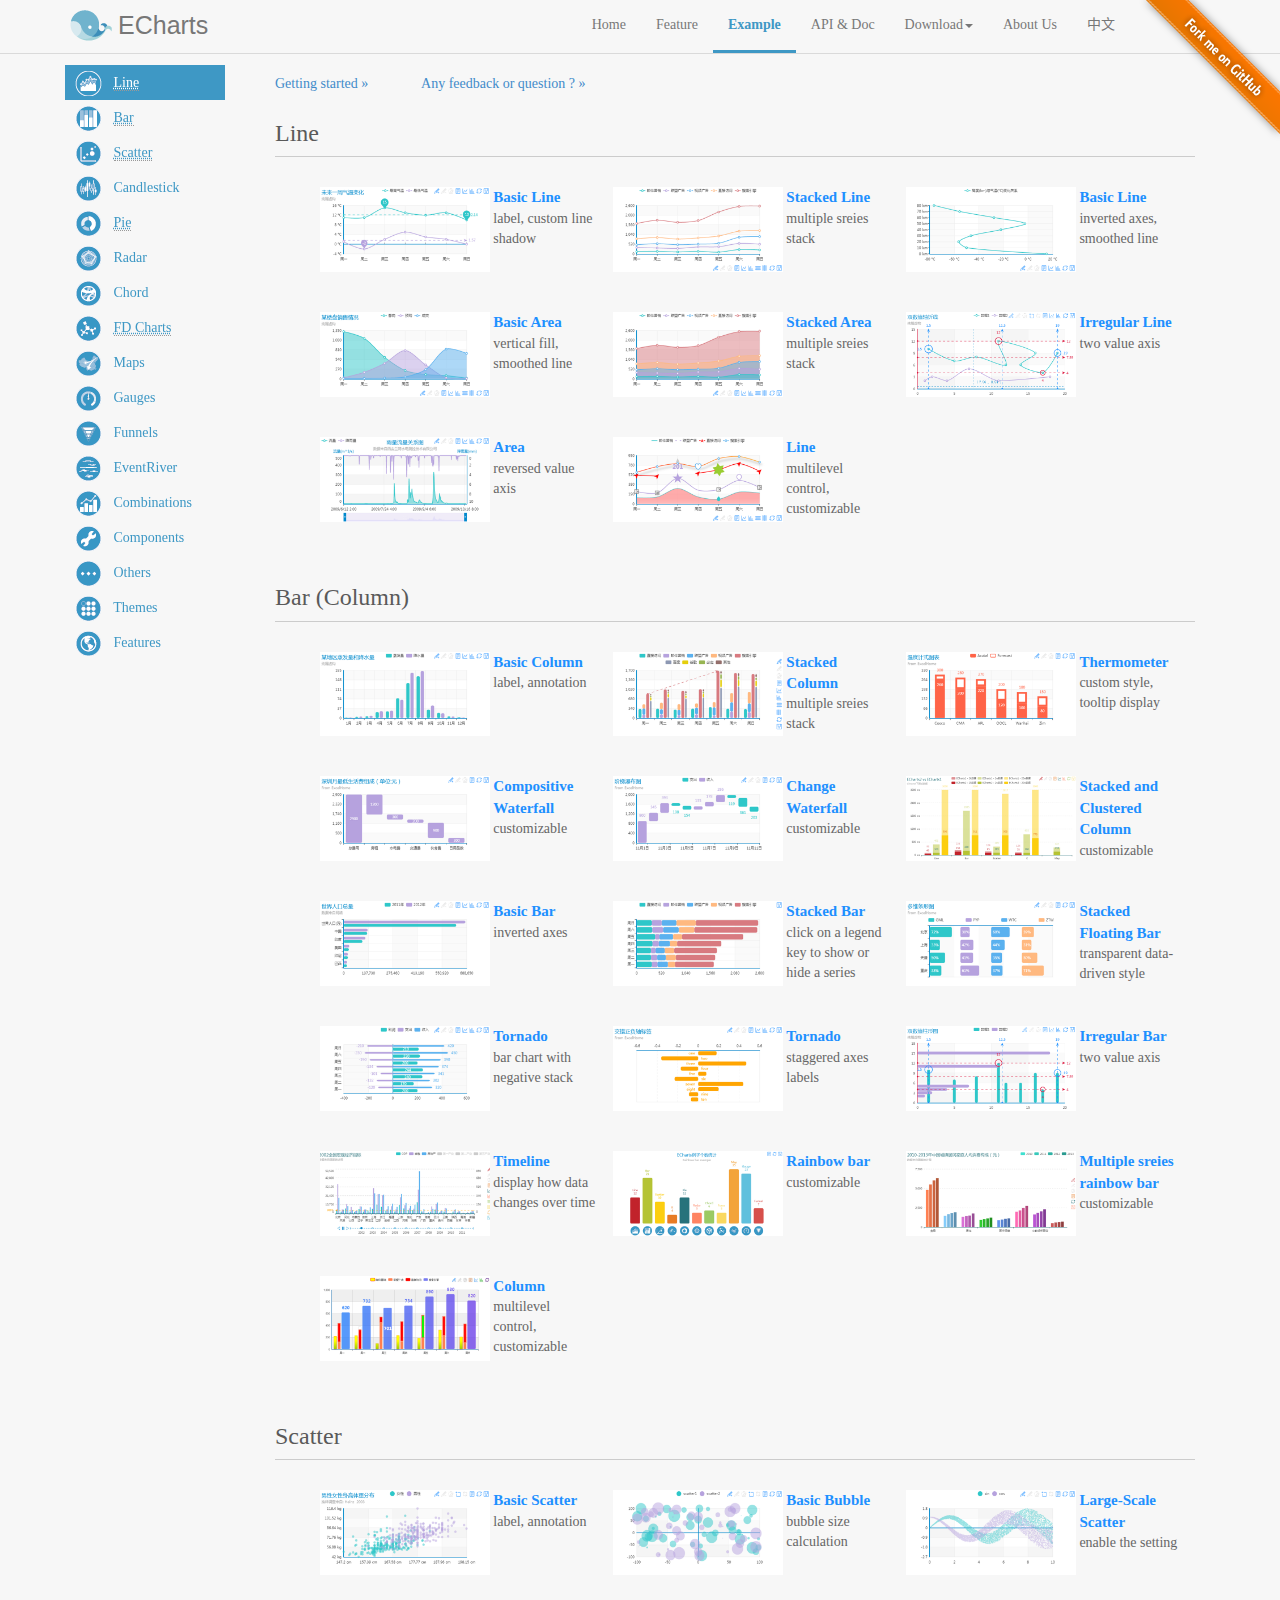
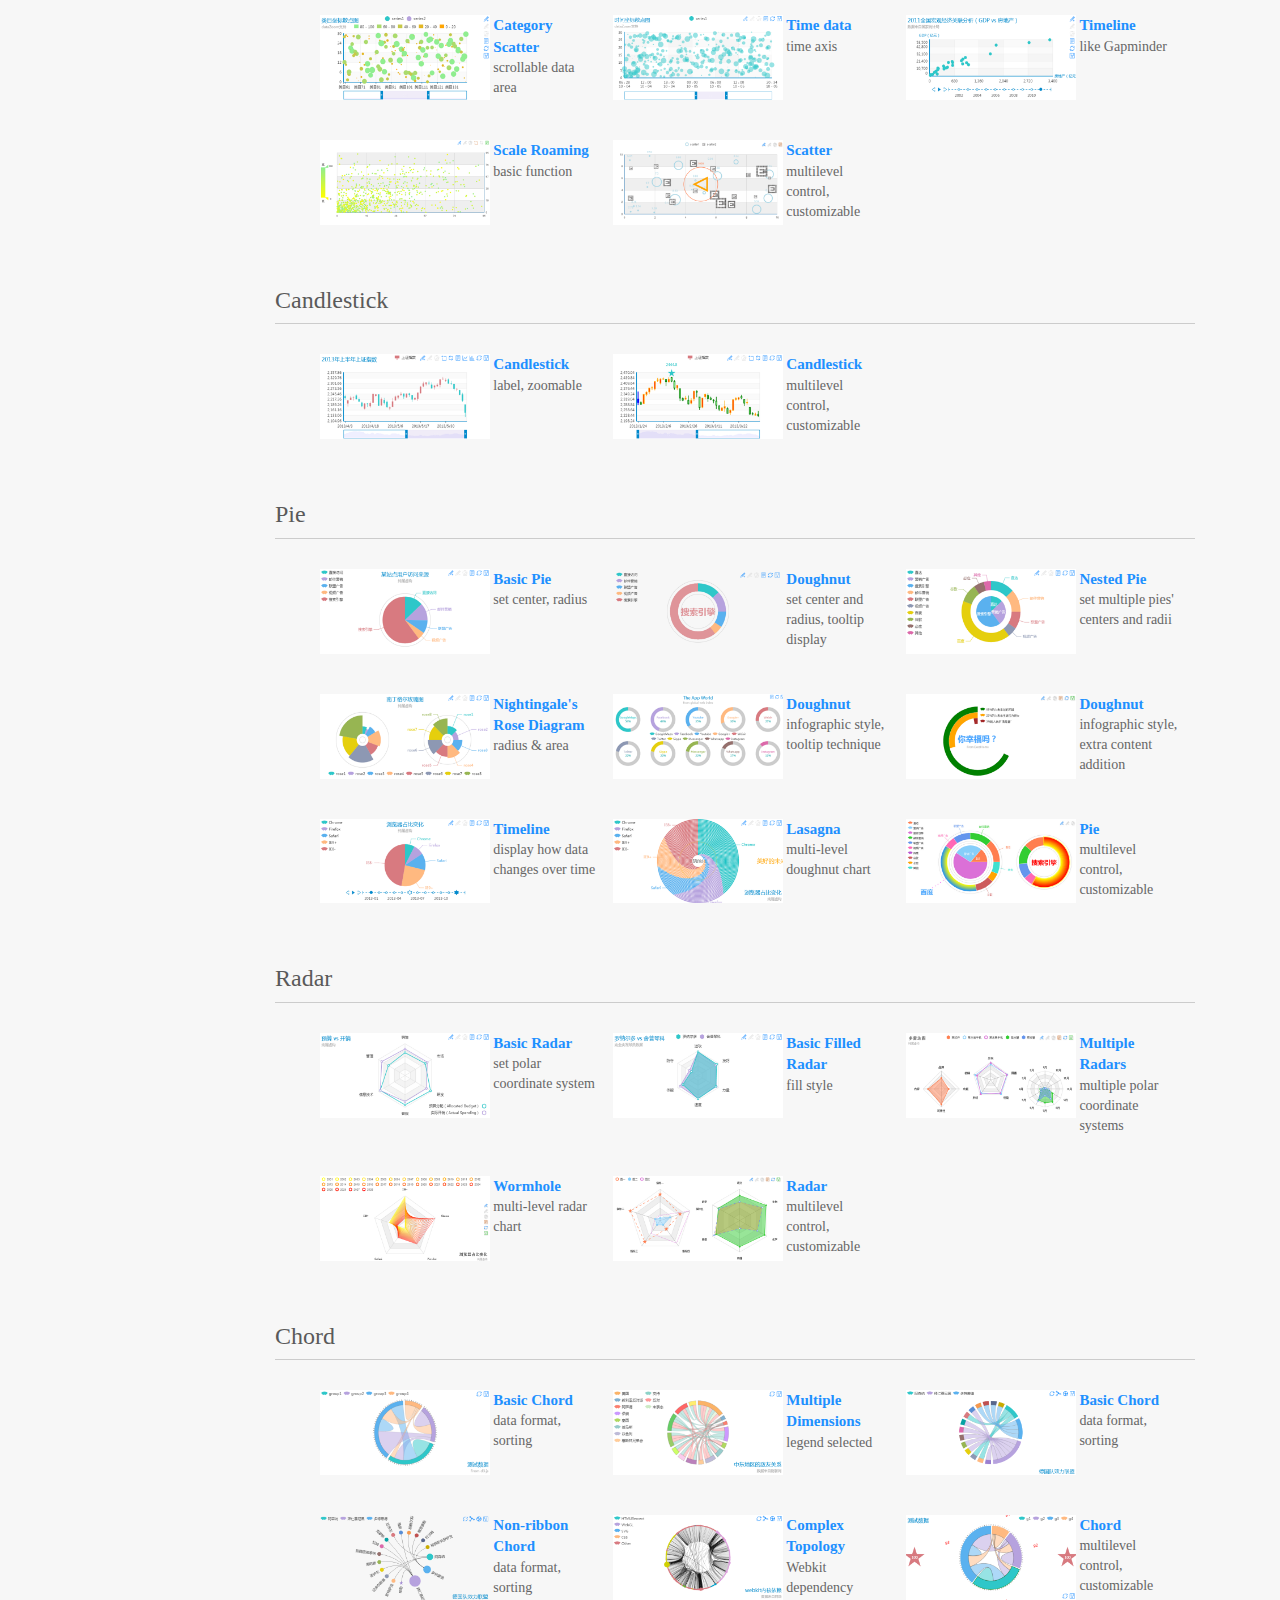
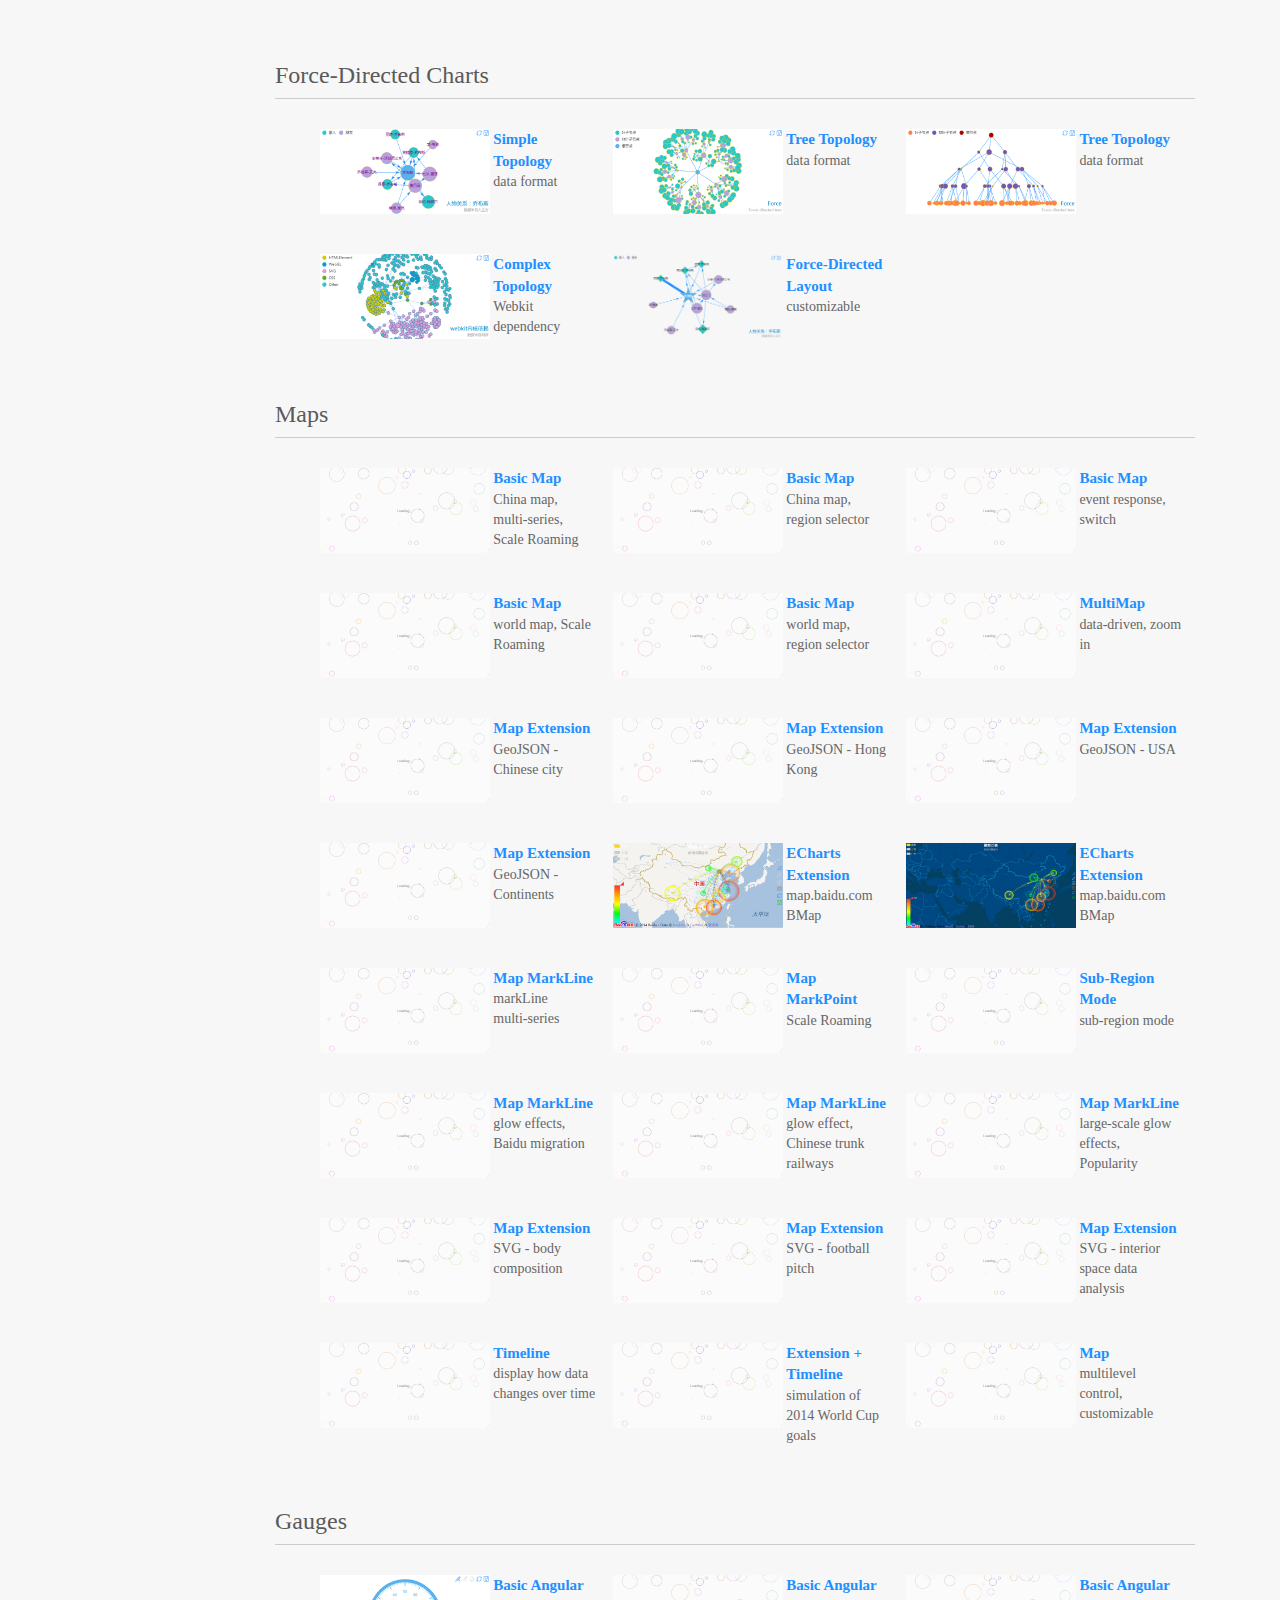
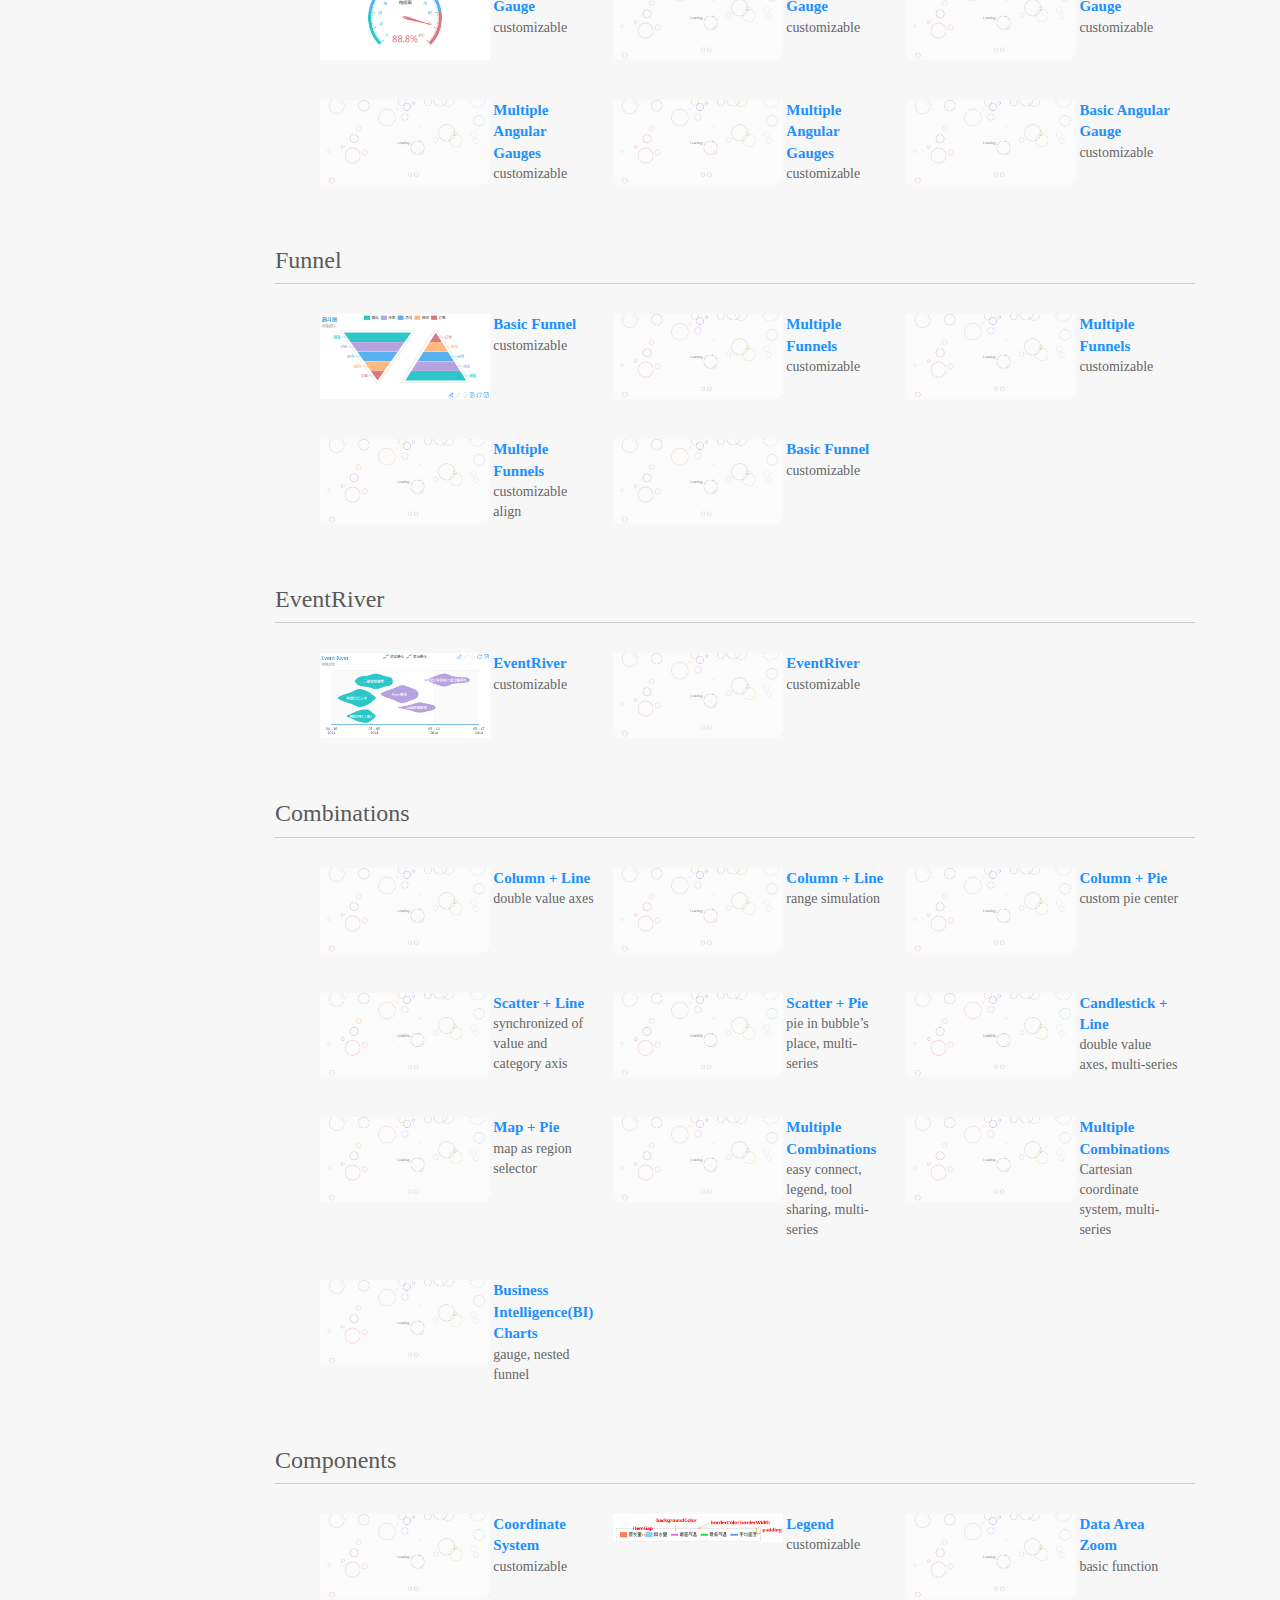
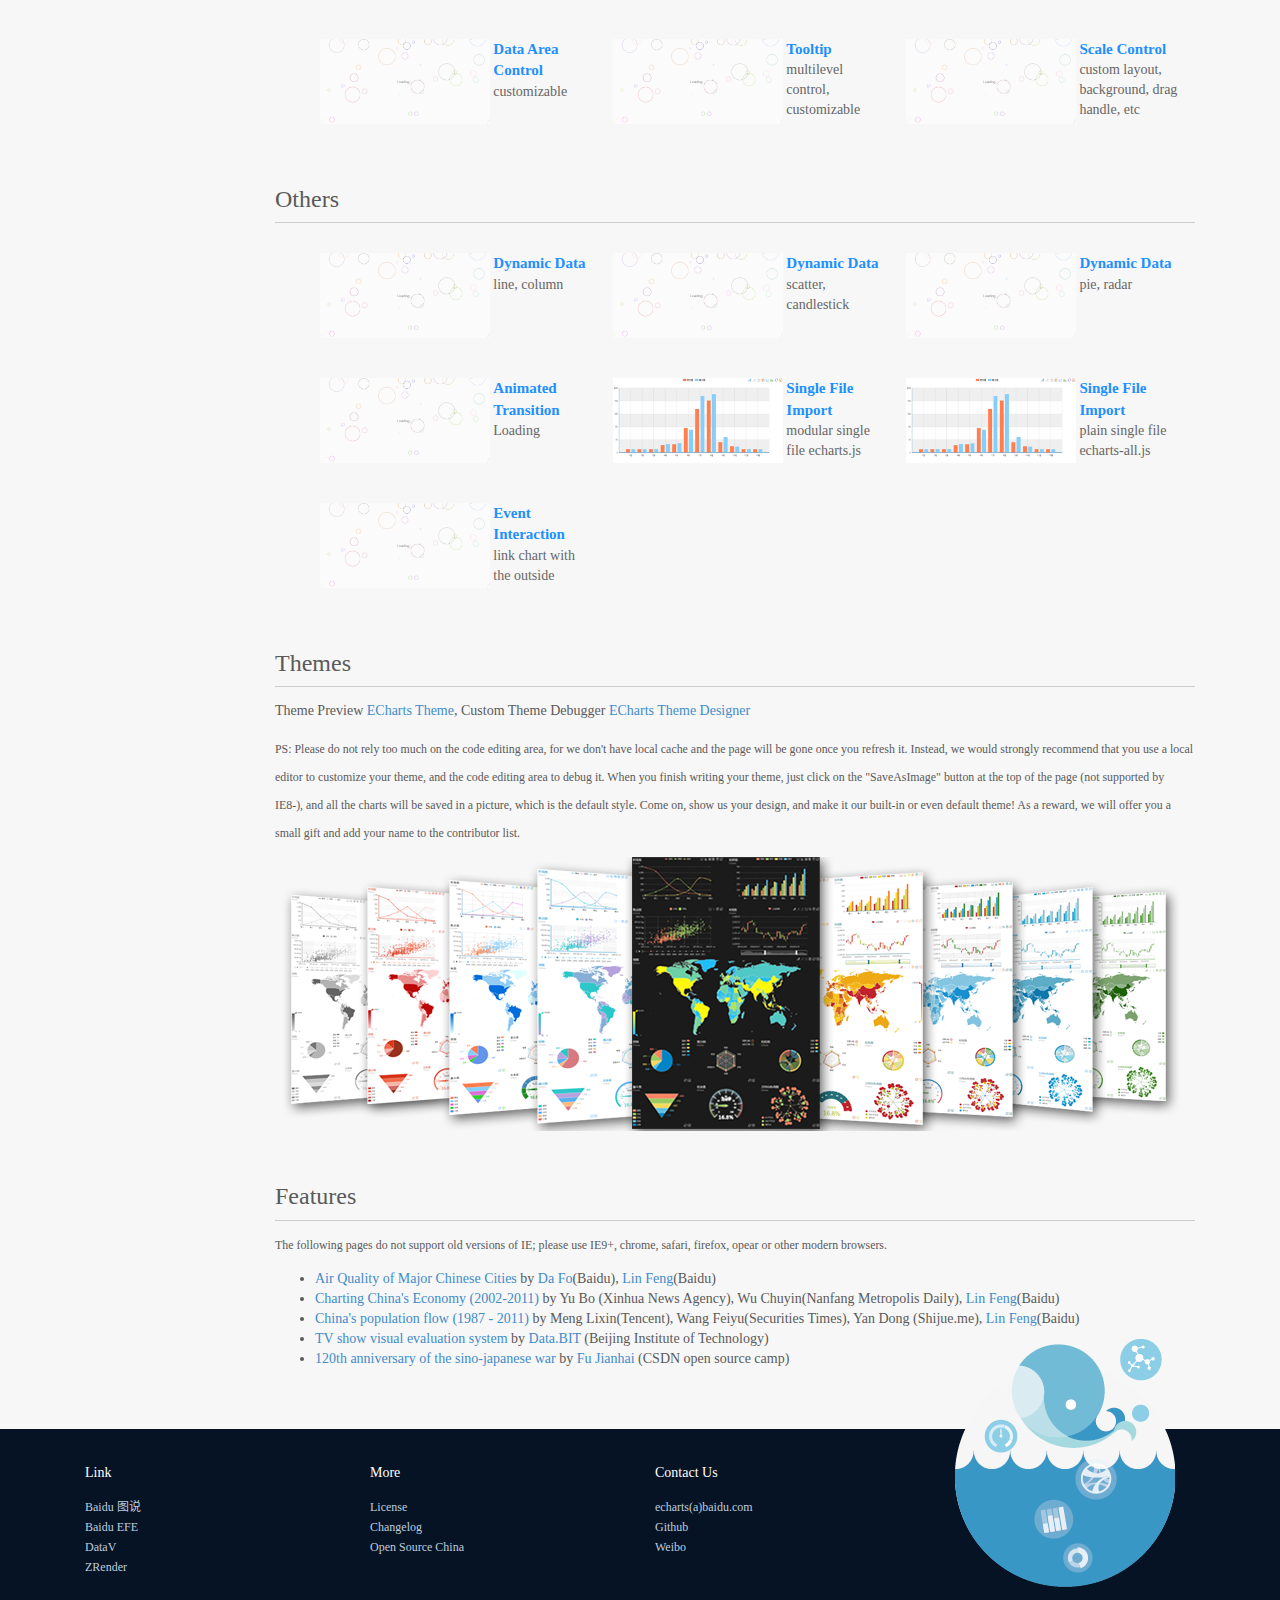
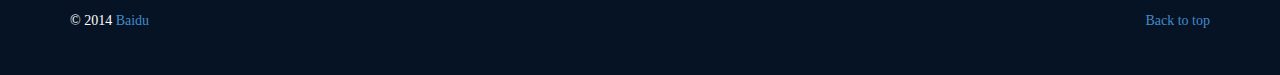
<file: echarts-2.1.10/doc/example-en.html>
<!DOCTYPE html>
<html lang="zh-cn">
  <head>
    <meta charset="utf-8">
    <meta http-equiv="X-UA-Compatible" content="IE=edge">
    <meta name="viewport" content="width=device-width, initial-scale=1.0">
    <meta name="description" content="ECharts">
    <meta name="author" content="kener.linfeng@gmail.com">
    <title>ECharts · Example</title>

    <link rel="shortcut icon" href="./asset/ico/favicon.png">

    <link href="http://maxcdn.bootstrapcdn.com/font-awesome/4.1.0/css/font-awesome.min.css" rel="stylesheet">
    <link href="./asset/css/bootstrap.css" rel="stylesheet">
    <link href="./asset/css/carousel.css" rel="stylesheet">
    <link href="./asset/css/echartsHome.css" rel="stylesheet">
    <!-- HTML5 shim and Respond.js IE8 support of HTML5 elements and media queries -->
    <!--[if lt IE 9]>
      <script src="https://oss.maxcdn.com/html5shiv/3.7.2/html5shiv.min.js"></script>
      <script src="https://oss.maxcdn.com/respond/1.4.2/respond.min.js"></script>
    <![endif]-->
    <style type="text/css">
        .affix {
            width:160px;
        }
        .affix li {
            list-style-type : none;
            height : 35px;
            line-height:35px;
            vertical-align:middle;
        }
        ul.slides li{
            width : 33.3%;
            overflow:hidden;
            float : left;
            border:0px solid #ccc;
            margin: 15px 0;
            list-style-type : none;
            position:relative;
        }
        ul.slides li a {
            padding:5px;
            display:block;
        }
        ul.slides li a strong{
            font-size:15px;
            color : #1e90ff;
        }
        ul.slides li a:hover {
            background-color:#eee;
            text-decoration:none;
        }
        ul.slides li img {
            width:60%;
        }
        ul.slides li span {
            color:#666;
            width:36%;
            vertical-align:top;
            display:inline-block;
            *zoom:1;
        }
        .col-md-10 h3 {
            clear:both;
            margin:10px 0;
            padding-bottom:10px;
            border-bottom:1px solid #ccc;
        }
        .col-md-10 h3 a {
            display:inline-block;
            *zoom:1;
            padding-top:63px;
        }
        #chartsTypeNav ul li {
            transition: background-color 0.3s;
            -moz-transition: background-color 0.3s; 
            -webkit-transition: background-color 0.3s; 
            -o-transition: background-color 0.3s;
            padding-left:10px;
        }
    </style>
</head>

<body>
    <!-- Fixed navbar -->
    <div class="navbar navbar-default navbar-fixed-top" role="navigation" id="head"></div>

    <div class="container" style="padding-top:10px;">
        <div class="row-fluid">
            <div class="col-md-2">
                <div class = 'affix' style="margin-left:-20px;" id="chartsTypeNav">
                    <ul style="padding:5px 0;">
                        <li><i class="ec-icon ec-icon-line"></i> <a href="#line"><abbr title="Line & Area">Line</abbr></a></li>
                        <li><i class="ec-icon ec-icon-bar"></i> <a href="#bar"><abbr title="Column & Bar">Bar</abbr></a></li>
                        <li><i class="ec-icon ec-icon-scatter"></i> <a href="#scatter"><abbr title="Scatter & Bubble">Scatter</abbr></a></li> 
                        <li><i class="ec-icon ec-icon-k"></i> <a href="#k">Candlestick</a></li>
                        <li><i class="ec-icon ec-icon-pie"></i> <a href="#pie"><abbr title="Pie & Doughnut">Pie</abbr></a></li>
                        <li><i class="ec-icon ec-icon-radar"></i> <a href="#radar">Radar</a></li>
                        <li><i class="ec-icon ec-icon-chord"></i> <a href="#chord">Chord</a></li>
                        <li><i class="ec-icon ec-icon-force"></i> <a href="#force"><abbr title="Force-Directed Charts">FD Charts</abbr></a></li>
                        <li><i class="ec-icon ec-icon-map"></i> <a href="#map">Maps</a></li>
                        <li><i class="ec-icon ec-icon-gauge"></i> <a href="#gauge">Gauges</a></li>
                        <li><i class="ec-icon ec-icon-funnel"></i> <a href="#funnel">Funnels</a></li>
                        <li><i class="ec-icon ec-icon-eventRiver"></i> <a href="#eventRiver">EventRiver</a></li>
                        <li><i class="ec-icon ec-icon-mix"></i> <a href="#mix">Combinations</a></li>
                        <li><i class="ec-icon ec-icon-component"></i> <a href="#component">Components</a></li>
                        <li><i class="ec-icon ec-icon-other"></i> <a href="#other">Others</a></li>
                        <li><i class="ec-icon ec-icon-theme"></i> <a href="#theme">Themes</a></li>
                        <li><i class="ec-icon ec-icon-topic"></i> <a href="#topic">Features</a></li>
                    </ul>
                </div>
            </div>
            <div class="col-md-10">
                <p style="margin:10px 0 -30px 0">
                    <a href="./start-en.html" target="_blank" style="margin-right: 50px;">Getting started »</a>
                    <a href="https://github.com/ecomfe/echarts/issues?page=1&state=open" target="_blank">Any feedback or question ? »</a>
                </p>
                <div>
                    <h3>Line<a name="line"> </a></h3>
                    <div class="section">
                        <div class="thumb3">
                          <ul class="slides">
                            <li data-thumb="asset/img/example/line1.png">
                              <a href="example/line1.html"><img src="asset/img/example/line1.png" >
                              <span><strong>Basic Line</strong><br/>label, custom line shadow</span></a>
                            </li><!--/li-->
                            <li data-thumb="asset/img/example/cache.png">
                              <a href="example/line2.html"><img src="asset/img/example/cache.png">
                              <span><strong>Stacked Line</strong><br/>multiple sreies stack</span></a>
                            </li><!--/li-->
                            <li data-thumb="asset/img/example/cache.png">
                              <a href="example/line5.html"><img src="asset/img/example/cache.png">
                              <span><strong>Basic Line</strong><br/>inverted axes, smoothed line</span></a>
                            </li><!--/li-->
                            <li data-thumb="asset/img/example/cache.png">
                              <a href="example/line3.html"><img src="asset/img/example/cache.png">
                              <span><strong>Basic Area</strong><br/>vertical fill, smoothed line</span></a>
                            </li><!--/li-->
                            <li data-thumb="asset/img/example/cache.png">
                              <a href="example/line4.html"><img src="asset/img/example/cache.png">
                              <span><strong>Stacked Area</strong><br/>multiple sreies stack</span></a>
                            </li><!--/li-->
                            <li data-thumb="asset/img/example/cache.png">
                              <a href="example/line7.html"><img src="asset/img/example/cache.png">
                              <span><strong>Irregular Line</strong><br/>two value axis</span></a>
                            </li><!--/li-->
                            <li data-thumb="asset/img/example/cache.png">
                              <a href="example/line6.html"><img src="asset/img/example/cache.png">
                              <span><strong>Area</strong><br/>reversed value axis</span></a>
                            </li><!--/li-->
                            <li data-thumb="asset/img/example/cache.png">
                              <a href="example/line.html"><img src="asset/img/example/cache.png">
                              <span><strong>Line</strong><br/>multilevel control, customizable</span></a>
                            </li><!--/li-->
                          </ul>
                        </div>
                    </div>
                </div>
                <div>
                    <h3>Bar (Column)<a name="bar"> </a></h3>
                    <div class="section">
                        <div class="thumb4">
                          <ul class="slides">
                            <li data-thumb="asset/img/example/bar1.png">
                              <a href="example/bar1.html"><img src="asset/img/example/bar1.png">
                              <span><strong>Basic Column</strong><br/>label, annotation</span></a>
                            </li><!--/li-->
                            <li data-thumb="asset/img/example/cache.png">
                              <a href="example/bar2.html"><img src="asset/img/example/cache.png">
                              <span><strong>Stacked Column</strong><br/>multiple sreies stack</span></a>
                            </li><!--/li-->
                            <li data-thumb="asset/img/example/cache.png">
                              <a href="example/bar10.html"><img src="asset/img/example/cache.png">
                              <span><strong>Thermometer</strong><br/>custom style, tooltip display</span></a>
                            </li><!--/li-->
                            <li data-thumb="asset/img/example/cache.png">
                              <a href="example/bar7.html"><img src="asset/img/example/cache.png">
                              <span><strong>Compositive Waterfall</strong><br/>customizable</span></a>
                            </li><!--/li-->
                            <li data-thumb="asset/img/example/cache.png">
                              <a href="example/bar6.html"><img src="asset/img/example/cache.png">
                              <span><strong>Change Waterfall</strong><br/>customizable</span></a>
                            </li><!--/li-->
                            <li data-thumb="asset/img/example/cache.png">
                              <a href="example/bar12.html"><img src="asset/img/example/cache.png">
                              <span><strong>Stacked and Clustered Column</strong><br/>customizable</span></a>
                            </li><!--/li-->
                            <li data-thumb="asset/img/example/cache.png">
                              <a href="example/bar3.html"><img src="asset/img/example/cache.png">
                              <span><strong>Basic Bar</strong><br/>inverted axes</span></a>
                            </li><!--/li-->
                            <li data-thumb="asset/img/example/cache.png">
                              <a href="example/bar4.html"><img src="asset/img/example/cache.png">
                              <span><strong>Stacked Bar</strong><br/>click on a legend key to show or hide a series</span></a>
                            </li><!--/li-->
                            <li data-thumb="asset/img/example/cache.png">
                              <a href="example/bar9.html"><img src="asset/img/example/cache.png">
                              <span><strong>Stacked Floating Bar</strong><br/>transparent data-driven style</span></a>
                            </li><!--/li-->
                            <li data-thumb="asset/img/example/cache.png">
                              <a href="example/bar5.html"><img src="asset/img/example/cache.png">
                              <span><strong>Tornado</strong><br/>bar chart with negative stack</span></a>
                            </li><!--/li-->
                            <li data-thumb="asset/img/example/cache.png">
                              <a href="example/bar8.html"><img src="asset/img/example/cache.png">
                              <span><strong>Tornado</strong><br/>staggered axes labels</span></a>
                            </li><!--/li-->
                            <li data-thumb="asset/img/example/cache.png">
                              <a href="example/bar13.html"><img src="asset/img/example/cache.png">
                              <span><strong>Irregular Bar</strong><br/>two value axis</span></a>
                            </li><!--/li-->
                            <li data-thumb="asset/img/example/cache.png">
                              <a href="example/bar11.html"><img src="asset/img/example/cache.png">
                              <span><strong>Timeline</strong><br/>display how data changes over time</span></a>
                            </li><!--/li-->
                            <li data-thumb="asset/img/example/cache.png">
                              <a href="example/bar14.html"><img src="asset/img/example/cache.png">
                              <span><strong>Rainbow bar</strong><br/>customizable</span></a>
                            </li><!--/li-->
                            <li data-thumb="asset/img/example/cache.png">
                              <a href="example/bar15.html"><img src="asset/img/example/cache.png">
                              <span><strong>Multiple sreies rainbow bar</strong><br/>customizable</span></a>
                            </li><!--/li-->
                            <li data-thumb="asset/img/example/cache.png">
                              <a href="example/bar.html"><img src="asset/img/example/cache.png">
                              <span><strong>Column</strong><br/>multilevel control, customizable</span></a>
                            </li><!--/li-->
                          </ul>
                        </div>
                    </div>
                </div>
                <div>
                    <h3>Scatter<a name="scatter"> </a></h3>
                    <div class="section">
                        <div class="thumb4">
                          <ul class="slides">
                            <li data-thumb="asset/img/example/scatter1.png">
                              <a href="example/scatter1.html"><img src="asset/img/example/scatter1.png">
                              <span><strong>Basic Scatter</strong><br/>label, annotation</span></a>
                            </li><!--/li-->
                            <li data-thumb="asset/img/example/cache.png">
                               <a href="example/scatter2.html"><img src="asset/img/example/cache.png">
                              <span><strong>Basic Bubble</strong><br/>bubble size calculation</span></a>
                            </li><!--/li-->
                            <li data-thumb="asset/img/example/cache.png">
                               <a href="example/scatter3.html"><img src="asset/img/example/cache.png">
                              <span><strong>Large-Scale Scatter</strong><br/>enable the setting</span></a>
                            </li><!--/li-->
                            <li data-thumb="asset/img/example/cache.png">
                              <a href="example/scatter5.html"><img src="asset/img/example/cache.png">
                              <span><strong>Category Scatter</strong><br/>scrollable data area</span></a>
                            </li><!--/li-->
                            <li data-thumb="asset/img/example/cache.png">
                              <a href="example/scatter6.html"><img src="asset/img/example/cache.png">
                              <span><strong>Time data</strong><br/>time axis</span></a>
                            </li><!--/li-->
                            <li data-thumb="asset/img/example/cache.png">
                              <a href="example/scatter4.html"><img src="asset/img/example/cache.png">
                              <span><strong>Timeline</strong><br/>like Gapminder</span></a>
                            </li><!--/li-->
                            <li data-thumb="asset/img/example/cache.png">
                                  <a href="example/dataRange1.html"><img src="asset/img/example/cache.png">
                                  <span><strong>Scale Roaming</strong><br/>basic function</span></a>
                                </li><!--/li-->
                            <li data-thumb="asset/img/example/cache.png">
                              <a href="example/scatter.html"><img src="asset/img/example/cache.png">
                              <span><strong>Scatter</strong><br/>multilevel control, customizable</span></a>
                            </li><!--/li-->
                          </ul>
                        </div>
                    </div>
                </div>
                <div>
                    <h3>Candlestick<a name="k"> </a></h3>
                    <div class="section">
                        <div class="thumb4">
                          <ul class="slides">
                            <li data-thumb="asset/img/example/k1.png">
                              <a href="example/k1.html"><img src="asset/img/example/k1.png">
                              <span><strong>Candlestick</strong><br/>label, zoomable</span></a>
                            </li><!--/li-->
                            <li data-thumb="asset/img/example/cache.png">
                              <a href="example/k.html"><img src="asset/img/example/cache.png">
                              <span><strong>Candlestick</strong><br/>multilevel control, customizable</span></a>
                            </li><!--/li-->
                          </ul>
                        </div>
                    </div>
                </div>
                <div>
                    <h3>Pie<a name="pie"> </a></h3>
                    <div class="section">
                        <div class="thumb4">
                            <ul class="slides">
                                <li data-thumb="asset/img/example/cache.png">
                                  <a href="example/pie1.html"><img src="asset/img/example/cache.png">
                                  <span><strong>Basic Pie</strong><br/>set center, radius</span></a>
                                </li><!--/li-->
                                <li data-thumb="asset/img/example/cache.png">
                                  <a href="example/pie2.html"><img src="asset/img/example/cache.png">
                                  <span><strong>Doughnut</strong><br/>set center and radius, tooltip display</span></a>
                                </li><!--/li-->
                                <li data-thumb="asset/img/example/cache.png">
                                  <a href="example/pie3.html"><img src="asset/img/example/cache.png">
                                  <span><strong>Nested Pie</strong><br/>set multiple pies' centers and radii</span></a>
                                </li><!--/li-->
                                <li data-thumb="asset/img/example/cache.png">
                                  <a href="example/pie4.html"><img src="asset/img/example/cache.png">
                                  <span><strong>Nightingale's Rose Diagram</strong><br/> radius & area</span></a>
                                </li><!--/li-->
                                <li data-thumb="asset/img/example/cache.png">
                                  <a href="example/pie5.html"><img src="asset/img/example/cache.png">
                                  <span><strong>Doughnut</strong><br/>infographic style, tooltip technique</span></a>
                                </li><!--/li-->
                                <li data-thumb="asset/img/example/cache.png">
                                  <a href="example/pie6.html"><img src="asset/img/example/cache.png">
                                  <span><strong>Doughnut</strong><br/>infographic style, extra content addition</span></a>
                                </li><!--/li-->
                                <li data-thumb="asset/img/example/cache.png">
                                  <a href="example/pie7.html"><img src="asset/img/example/cache.png">
                                  <span><strong>Timeline</strong><br/>display how data changes over time</span></a>
                                </li><!--/li-->
                                <li data-thumb="asset/img/example/cache.png">
                                  <a href="example/lasagna.html"><img src="asset/img/example/cache.png">
                                  <span><strong>Lasagna</strong><br/>multi-level doughnut chart</span></a>
                                </li><!--/li-->
                                <li data-thumb="asset/img/example/cache.png">
                                  <a href="example/pie.html"><img src="asset/img/example/cache.png">
                                  <span><strong>Pie</strong><br/>multilevel control, customizable</span></a>
                                </li><!--/li-->
                            </ul>
                        </div>
                      </div>
                </div>
                <div>
                    <h3>Radar<a name="radar"> </a></h3>
                    <div class="section">
                        <div class="thumb4">
                            <ul class="slides">
                                <li data-thumb="asset/img/example/cache.png">
                                  <a href="example/radar1.html"><img src="asset/img/example/cache.png">
                                  <span><strong>Basic Radar</strong><br/>set polar coordinate system </span></a>
                                </li><!--/li-->
                                <li data-thumb="asset/img/example/cache.png">
                                  <a href="example/radar2.html"><img src="asset/img/example/cache.png">
                                  <span><strong>Basic Filled Radar</strong><br/>fill style</span></a>
                                </li><!--/li-->
                                <li data-thumb="asset/img/example/cache.png">
                                  <a href="example/radar3.html"><img src="asset/img/example/cache.png">
                                  <span><strong>Multiple Radars</strong><br/>multiple polar coordinate systems</span></a>
                                </li><!--/li-->
                                <li data-thumb="asset/img/example/cache.png">
                                  <a href="example/wormhole.html"><img src="asset/img/example/cache.png">
                                  <span><strong>Wormhole</strong><br/>multi-level radar chart</span></a>
                                </li><!--/li-->
                                <li data-thumb="asset/img/example/cache.png">
                                  <a href="example/radar.html"><img src="asset/img/example/cache.png">
                                  <span><strong>Radar</strong><br/>multilevel control, customizable</span></a>
                                </li><!--/li-->
                            </ul>
                        </div>
                    </div>
                </div>
                <div>
                    <h3>Chord<a name="chord"> </a></h3>
                    <div class="section">
                        <div class="thumb3">
                            <ul class="slides">
                                <li data-thumb="asset/img/example/cache.png">
                                  <a href="example/chord1.html"><img src="asset/img/example/cache.png">
                                  <span><strong>Basic Chord</strong><br/>data format, sorting</span></a>
                                </li><!--/li-->
                                <li data-thumb="asset/img/example/cache.png">
                                  <a href="example/chord2.html"><img src="asset/img/example/cache.png">
                                  <span><strong>Multiple Dimensions</strong><br/>legend selected</span></a>
                                </li><!--/li-->
                                <li data-thumb="asset/img/example/cache.png">
                                  <a href="example/chord3.html"><img src="asset/img/example/cache.png">
                                  <span><strong>Basic Chord</strong><br/>data format, sorting</span></a>
                                </li><!--/li-->
                                <li data-thumb="asset/img/example/cache.png">
                                  <a href="example/chord4.html"><img src="asset/img/example/cache.png">
                                  <span><strong>Non-ribbon Chord</strong><br/>data format, sorting</span></a>
                                </li><!--/li-->
                                <li data-thumb="asset/img/example/cache.png">
                                  <a href="example/webkit-dep2.html"><img src="asset/img/example/cache.png">
                                  <span><strong>Complex Topology</strong><br/>Webkit dependency</span></a>
                                </li><!--/li-->
                                <li data-thumb="asset/img/example/cache.png">
                                  <a href="example/chord.html"><img src="asset/img/example/cache.png">
                                  <span><strong>Chord</strong><br/>multilevel control, customizable</span></a>
                                </li><!--/li-->
                            </ul>
                        </div>
                    </div>
                </div>
                <div>
                    <h3>Force-Directed Charts<a name="force"> </a></h3>
                    <div class="section">
                        <div class="thumb3">
                            <ul class="slides">
                                <li data-thumb="asset/img/example/cache.png">
                                  <a href="example/force1.html"><img src="asset/img/example/cache.png">
                                  <span><strong>Simple Topology</strong><br/>data format</span></a>
                                </li><!--/li-->
                                <li data-thumb="asset/img/example/cache.png">
                                  <a href="example/force2.html"><img src="asset/img/example/cache.png">
                                  <span><strong>Tree Topology</strong><br/>data format</span></a>
                                </li><!--/li-->
                                <li data-thumb="asset/img/example/cache.png">
                                  <a href="example/force4.html"><img src="asset/img/example/cache.png">
                                  <span><strong>Tree Topology</strong><br/>data format</span></a>
                                </li><!--/li-->
                                <li data-thumb="asset/img/example/cache.png">
                                  <a href="example/webkit-dep.html"><img src="asset/img/example/cache.png">
                                  <span><strong>Complex Topology</strong><br/>Webkit dependency</span></a>
                                </li><!--/li-->
                                <li data-thumb="asset/img/example/cache.png">
                                  <a href="example/force.html"><img src="asset/img/example/cache.png">
                                  <span><strong>Force-Directed Layout</strong><br/>customizable</span></a>
                                </li><!--/li-->
                            </ul>
                        </div>
                    </div>
                </div>
                <div>
                    <h3>Maps<a name="map"> </a></h3>
                    <div class="section">
                        <div class="thumb4">
                            <ul class="slides">
                                <li data-thumb="asset/img/example/cache.png">
                                  <a href="example/map1.html"><img src="asset/img/example/cache.png">
                                  <span><strong>Basic Map</strong><br/>China map, multi-series, Scale Roaming</span></a>
                                </li><!--/li-->
                                <li data-thumb="asset/img/example/cache.png">
                                  <a href="example/map2.html"><img src="asset/img/example/cache.png">
                                  <span><strong>Basic Map</strong><br/>China map, region selector</span></a>
                                </li><!--/li-->
                                <li data-thumb="asset/img/example/cache.png">
                                  <a href="example/map3.html"><img src="asset/img/example/cache.png">
                                  <span><strong>Basic Map</strong><br/>event response, switch</span></a>
                                </li><!--/li-->
                                <li data-thumb="asset/img/example/cache.png">
                                  <a href="example/map4.html"><img src="asset/img/example/cache.png">
                                  <span><strong>Basic Map</strong><br/>world map, Scale Roaming</span></a>
                                </li><!--/li-->
                                <li data-thumb="asset/img/example/cache.png">
                                  <a href="example/map5.html"><img src="asset/img/example/cache.png">
                                  <span><strong>Basic Map</strong><br/>world map, region selector</span></a>
                                </li><!--/li-->
                                <li data-thumb="asset/img/example/cache.png">
                                  <a href="example/mix5.html"><img src="asset/img/example/cache.png">
                                  <span><strong>MultiMap</strong><br/>data-driven, zoom in</span></a>
                                </li><!--/li-->
                                <li data-thumb="asset/img/example/cache.png">
                                  <a href="example/map20.html"><img src="asset/img/example/cache.png">
                                  <span><strong>Map Extension</strong><br/>GeoJSON - Chinese city</span></a>
                                </li><!--/li-->
                                <li data-thumb="asset/img/example/cache.png">
                                  <a href="example/map6.html"><img src="asset/img/example/cache.png">
                                  <span><strong>Map Extension</strong><br/>GeoJSON - Hong Kong</span></a>
                                </li><!--/li-->
                                <li data-thumb="asset/img/example/cache.png">
                                  <a href="example/map7.html"><img src="asset/img/example/cache.png">
                                  <span><strong>Map Extension</strong><br/>GeoJSON - USA</span></a>
                                </li><!--/li-->
                                <li data-thumb="asset/img/example/cache.png">
                                  <a href="example/map13.html"><img src="asset/img/example/cache.png">
                                  <span><strong>Map Extension</strong><br/>GeoJSON - Continents</span></a>
                                </li><!--/li-->
                                <li data-thumb="asset/img/example/bmap1.png">
                                  <a href="../extension/BMap/doc/BMap.html"><img src="asset/img/example/bmap1.png" >
                                  <span><strong>ECharts Extension</strong><br/>map.baidu.com BMap</span></a>
                                </li><!--/li-->
                                <li data-thumb="asset/img/example/bmap2.png">
                                  <a href="../extension/BMap/doc/example.html"><img src="asset/img/example/bmap2.png" >
                                  <span><strong>ECharts Extension</strong><br/>map.baidu.com BMap</span></a>
                                </li><!--/li-->
                                <li data-thumb="asset/img/example/cache.png">
                                  <a href="example/map10.html"><img src="asset/img/example/cache.png">
                                  <span><strong>Map MarkLine</strong><br/>markLine<br/>multi-series</span></a>
                                </li><!--/li-->
                                <li data-thumb="asset/img/example/cache.png">
                                  <a href="example/map9.html"><img src="asset/img/example/cache.png">
                                  <span><strong>Map MarkPoint</strong><br/>Scale Roaming</span></a>
                                </li><!--/li-->
                                <li data-thumb="asset/img/example/cache.png">
                                  <a href="example/map8.html"><img src="asset/img/example/cache.png">
                                  <span><strong>Sub-Region Mode</strong><br/>sub-region mode</span></a>
                                </li><!--/li-->
                                <li data-thumb="asset/img/example/cache.png">
                                  <a href="example/map11.html"><img src="asset/img/example/cache.png">
                                  <span><strong>Map MarkLine</strong><br/>glow effects, Baidu migration</span></a>
                                </li><!--/li-->
                                <li data-thumb="asset/img/example/cache.png">
                                  <a href="example/map12.html"><img src="asset/img/example/cache.png">
                                  <span><strong>Map MarkLine</strong><br/>glow effect, Chinese trunk railways</span></a>
                                </li><!--/li-->
                                <li data-thumb="asset/img/example/cache.png">
                                  <a href="example/map15.html"><img src="asset/img/example/cache.png">
                                  <span><strong>Map MarkLine</strong><br/>large-scale glow effects, Popularity</span></a>
                                </li><!--/li-->
                                <li data-thumb="asset/img/example/cache.png">
                                  <a href="example/map16.html"><img src="asset/img/example/cache.png">
                                  <span><strong>Map Extension</strong><br/>SVG - body composition</span></a>
                                </li><!--/li-->
                                <li data-thumb="asset/img/example/cache.png">
                                  <a href="example/map17.html"><img src="asset/img/example/cache.png">
                                  <span><strong>Map Extension</strong><br/>SVG - football pitch</span></a>
                                </li><!--/li-->
                                <li data-thumb="asset/img/example/cache.png">
                                  <a href="example/map18.html"><img src="asset/img/example/cache.png">
                                  <span><strong>Map Extension</strong><br/>SVG - interior space data analysis</span></a>
                                </li><!--/li-->
                                <li data-thumb="asset/img/example/cache.png">
                                  <a href="example/map14.html"><img src="asset/img/example/cache.png">
                                  <span><strong>Timeline</strong><br/>display how data changes over time</span></a>
                                </li><!--/li-->
                                <li data-thumb="asset/img/example/cache.png">
                                  <a href="example/map19.html"><img src="asset/img/example/cache.png">
                                  <span><strong>Extension + Timeline</strong><br/>simulation of 2014 World Cup goals</span></a>
                                </li><!--/li-->
                                <li data-thumb="asset/img/example/cache.png">
                                  <a href="example/map.html"><img src="asset/img/example/cache.png">
                                  <span><strong>Map</strong><br/>multilevel control, customizable</span></a>
                                </li><!--/li-->
                            </ul>
                        </div>
                    </div>
                </div>
                <div>
                    <h3>Gauges<a name="gauge"> </a></h3>
                    <div class="section">
                        <div class="thumb4">
                          <ul class="slides">
                            <li data-thumb="asset/img/example/gauge1.png">
                              <a href="example/gauge1.html"><img src="asset/img/example/gauge1.png">
                              <span><strong>Basic Angular Gauge</strong><br/>customizable</span></a>
                            </li><!--/li-->
                            <li data-thumb="asset/img/example/cache.png">
                               <a href="example/gauge2.html"><img src="asset/img/example/cache.png">
                              <span><strong>Basic Angular Gauge</strong><br/>customizable</span></a>
                            </li><!--/li-->
                            <li data-thumb="asset/img/example/cache.png">
                               <a href="example/gauge3.html"><img src="asset/img/example/cache.png">
                              <span><strong>Basic Angular Gauge</strong><br/>customizable</span></a>
                            </li><!--/li-->
                            <li data-thumb="asset/img/example/cache.png">
                              <a href="example/gauge4.html"><img src="asset/img/example/cache.png">
                              <span><strong>Multiple Angular Gauges</strong><br/>customizable</span></a>
                            </li><!--/li-->
                            <li data-thumb="asset/img/example/cache.png">
                              <a href="example/gauge5.html"><img src="asset/img/example/cache.png">
                              <span><strong>Multiple Angular Gauges</strong><br/>customizable</span></a>
                            </li><!--/li-->
                            <li data-thumb="asset/img/example/cache.png">
                              <a href="example/gauge.html"><img src="asset/img/example/cache.png">
                              <span><strong>Basic Angular Gauge</strong><br/>customizable</span></a>
                            </li><!--/li-->
                          </ul>
                        </div>
                    </div>
                </div>
                <div>
                    <h3>Funnel<a name="funnel"> </a></h3>
                    <div class="section">
                        <div class="thumb4">
                          <ul class="slides">
                            <li data-thumb="asset/img/example/funnel1.png">
                              <a href="example/funnel1.html"><img src="asset/img/example/funnel1.png">
                              <span><strong>Basic Funnel</strong><br/>customizable</span></a>
                            </li><!--/li-->
                            <li data-thumb="asset/img/example/cache.png">
                               <a href="example/funnel2.html"><img src="asset/img/example/cache.png">
                              <span><strong>Multiple Funnels</strong><br/>customizable</span></a>
                            </li><!--/li-->
                            <li data-thumb="asset/img/example/cache.png">
                               <a href="example/funnel3.html"><img src="asset/img/example/cache.png">
                              <span><strong>Multiple Funnels</strong><br/>customizable</span></a>
                            </li><!--/li-->
                            <li data-thumb="asset/img/example/cache.png">
                               <a href="example/funnel4.html"><img src="asset/img/example/cache.png">
                              <span><strong>Multiple Funnels</strong><br/>customizable align</span></a>
                            </li><!--/li-->
                            <li data-thumb="asset/img/example/cache.png">
                              <a href="example/funnel.html"><img src="asset/img/example/cache.png">
                              <span><strong>Basic Funnel</strong><br/>customizable</span></a>
                            </li><!--/li-->
                          </ul>
                        </div>
                    </div>
                </div>
                <div>
                    <h3>EventRiver<a name="eventRiver"> </a></h3>
                    <div class="section">
                        <div class="thumb4">
                          <ul class="slides">
                            <li data-thumb="asset/img/example/eventRiver1.png">
                              <a href="example/eventRiver1.html"><img src="asset/img/example/eventRiver1.png">
                              <span><strong>EventRiver</strong><br/>customizable</span></a>
                            </li><!--/li-->
                            <li data-thumb="asset/img/example/cache.png">
                               <a href="example/eventRiver2.html"><img src="asset/img/example/cache.png">
                              <span><strong>EventRiver</strong><br/>customizable</span></a>
                            </li><!--/li-->
                          </ul>
                        </div>
                    </div>
                </div>
                <div>
                    <h3>Combinations<a name="mix"> </a></h3>
                    <div class="section">
                        <div class="thumb4">
                            <ul class="slides">
                                <li data-thumb="asset/img/example/cache.png">
                                  <a href="example/mix1.html"><img src="asset/img/example/cache.png">
                                  <span><strong>Column + Line</strong><br/>double value axes</span></a>
                                </li><!--/li-->
                                <li data-thumb="asset/img/example/cache.png">
                                  <a href="example/mix6.html"><img src="asset/img/example/cache.png">
                                  <span><strong>Column + Line</strong><br/>range simulation</span></a>
                                </li><!--/li-->
                                <li data-thumb="asset/img/example/cache.png">
                                  <a href="example/mix2.html"><img src="asset/img/example/cache.png">
                                  <span><strong>Column + Pie</strong><br/>custom pie center</span></a>
                                </li><!--/li-->
                                <li data-thumb="asset/img/example/cache.png">
                                  <a href="example/mix4.html"><img src="asset/img/example/cache.png">
                                  <span><strong>Scatter + Line</strong><br/>synchronized of value and category axis</span></a>
                                </li><!--/li-->
                                <li data-thumb="asset/img/example/cache.png">
                                  <a href="example/mix7.html"><img src="asset/img/example/cache.png">
                                  <span><strong>Scatter + Pie</strong><br/>pie in bubble’s place, multi-series</span></a>
                                </li><!--/li-->
                                <li data-thumb="asset/img/example/cache.png">
                                  <a href="example/mix10.html"><img src="asset/img/example/cache.png">
                                  <span><strong>Candlestick + Line</strong><br/>double value axes, multi-series</span></a>
                                </li><!--/li-->
                                <li data-thumb="asset/img/example/cache.png">
                                  <a href="example/mix3.html"><img src="asset/img/example/cache.png">
                                  <span><strong>Map + Pie</strong><br/>map as region selector</span></a>
                                </li><!--/li-->
                                <li data-thumb="asset/img/example/cache.png">
                                  <a href="example/mix9.html"><img src="asset/img/example/cache.png">
                                  <span><strong>Multiple Combinations</strong><br/>easy connect, legend, tool sharing, multi-series</span></a>
                                </li><!--/li-->
                                <li data-thumb="asset/img/example/cache.png">
                                  <a href="example/mix8.html"><img src="asset/img/example/cache.png">
                                  <span><strong>Multiple Combinations</strong><br/>Cartesian coordinate system, multi-series</span></a>
                                </li><!--/li-->
                                <li data-thumb="asset/img/example/cache.png">
                                  <a href="example/mix11.html"><img src="asset/img/example/cache.png">
                                  <span><strong>Business Intelligence(BI) Charts</strong><br/>gauge, nested funnel</span></a>
                                </li><!--/li-->
                            </ul>
                        </div>
                    </div>
                </div>
                <div>
                    <h3>Components<a name="component"> </a></h3>
                    <div class="section">
                        <div class="thumb3">
                            <ul class="slides">
                                <li data-thumb="asset/img/example/cache.png">
                                  <a href="example/axis.html"><img src="asset/img/example/cache.png">
                                  <span><strong>Coordinate System</strong><br/>customizable</span></a>
                                </li><!--/li-->
                                <li data-thumb="asset/img/doc/legend.png">
                                  <a href="example/legend.html"><img src="asset/img/doc/legend.png">
                                  <span><strong>Legend</strong><br/>customizable</span></a>
                                </li><!--/li-->
                                <li data-thumb="asset/img/example/cache.png">
                                  <a href="example/dataZoom1.html"><img src="asset/img/example/cache.png">
                                  <span><strong>Data Area Zoom</strong><br/>basic function</span></a>
                                </li><!--/li-->
                                <li data-thumb="asset/img/example/cache.png">
                                  <a href="example/dataZoom.html"><img src="asset/img/example/cache.png">
                                  <span><strong>Data Area Control</strong><br/>customizable</span></a>
                                </li><!--/li-->
                                <li data-thumb="asset/img/example/cache.png">
                                  <a href="example/tooltip.html"><img src="asset/img/example/cache.png">
                                  <span><strong>Tooltip</strong><br/>multilevel control, customizable</span></a>
                                </li><!--/li-->
                                <li data-thumb="asset/img/example/cache.png">
                                  <a href="example/dataRange.html"><img src="asset/img/example/cache.png">
                                  <span><strong>Scale Control</strong><br/>custom layout, background, drag handle, etc</span></a>
                                </li><!--/li-->
                            </ul>
                        </div>
                    </div>
                </div>
                <div>
                    <h3>Others<a name="other"> </a></h3>
                    <div class="section">
                        <div class="thumb4">
                            <ul class="slides">
                                <li data-thumb="asset/img/example/cache.png">
                                  <a href="example/dynamicLineBar.html"><img src="asset/img/example/cache.png">
                                  <span><strong>Dynamic Data</strong><br/>line, column</span></a>
                                </li><!--/li-->
                                <li data-thumb="asset/img/example/cache.png">
                                  <a href="example/dynamicScatterK.html"><img src="asset/img/example/cache.png">
                                  <span><strong>Dynamic Data</strong><br/>scatter, candlestick</span></a>
                                </li><!--/li-->
                                <li data-thumb="asset/img/example/cache.png">
                                  <a href="example/dynamicPieRadar.html"><img src="asset/img/example/cache.png">
                                  <span><strong>Dynamic Data</strong><br/>pie, radar</span></a>
                                </li><!--/li-->
                                <li data-thumb="asset/img/example/cache.png">
                                  <a href="example/loading.html"><img src="asset/img/example/cache.png">
                                  <span><strong>Animated Transition </strong><br/>Loading</span></a>
                                </li><!--/li-->
                                <li data-thumb="asset/img/example/import.png">
                                  <a href="example/www/index.html"><img src="asset/img/example/import.png">
                                  <span><strong>Single File Import</strong><br/>modular single file echarts.js</span></a>
                                </li><!--/li-->
                                <li data-thumb="asset/img/example/import.png">
                                  <a href="example/www2/index.html"><img src="asset/img/example/import.png">
                                  <span><strong>Single File Import</strong><br/>plain single file echarts-all.js</span></a>
                                </li><!--/li-->
                                <li data-thumb="asset/img/example/cache.png">
                                  <a href="example/event.html"><img src="asset/img/example/cache.png">
                                  <span><strong>Event Interaction</strong><br/>link chart with the outside</span></a>
                                </li><!--/li-->
                            </ul>
                        </div>
                    </div>
                </div>
                <div>
                    <h3>Themes<a name="theme"> </a></h3>
                    <p>Theme Preview <a href='example/theme.html#-en' target="_blank">ECharts Theme</a>, Custom Theme Debugger <a href='example/themeDesigner.html#-en' target="_blank">ECharts Theme Designer</a></p>
                    <p><small>PS: Please do not rely too much on the code editing area, for we don't have local cache and the page will be gone once you refresh it. Instead, we would strongly recommend that you use a local editor to customize your theme, and the code editing area to debug it. When you finish writing your theme, just click on the "SaveAsImage" button at the top of the page (not supported by IE8-), and all the charts will be saved in a picture, which is the default style. Come on, show us your design, and make it our built-in or even default theme! As a reward, we will offer you a small gift and add your name to the contributor list.</small></p>
                    <a href="example/theme.html#-en" target="_blank"><img src="asset/img/example/theme.png" style="max-width:100%"></a>
                <div>
                </div>
                    <h3>Features<a name="topic"></a></h3>
                    <p><small>The following pages do not support old versions of IE; please use IE9+, chrome, safari, firefox, opear or other modern browsers.</small></p>
                    <ul>
                        <li><a href="example/topic/aqi-china/index.html" target="_blank">Air Quality of Major Chinese Cities </a> by <a href="http://weibo.com/wfsr" target="_blank">Da Fo</a>(Baidu), <a href="http://weibo.com/kenerlinfeng" target="_blank">Lin Feng</a>(Baidu)</li>
                        <li><a href="example/topic/10-me-china/index.html" target="_blank">Charting China's Economy (2002-2011)</a> by Yu Bo (Xinhua News Agency), Wu Chuyin(Nanfang Metropolis Daily), <a href="http://weibo.com/kenerlinfeng" target="_blank">Lin Feng</a>(Baidu)</li>
                        <li><a href="example/topic/24-population-china/index.html" target="_blank">China's population flow (1987 - 2011)</a> by Meng Lixin(Tencent), Wang Feiyu(Securities Times), Yan Dong (Shijue.me), <a href="http://weibo.com/kenerlinfeng" target="_blank">Lin Feng</a>(Baidu)</li>
                        <li><a href="http://hijiangtao.github.io/variety-show-hot-spot-vis/" target="_blank">TV show visual evaluation system</a> by <a href="http://hijiangtao.github.io/variety-show-hot-spot-vis/about/" target="_blank">Data.BIT</a> (Beijing Institute of Technology)</li>
                        <li><a href="http://echarts.baidu.com/doc/example/topic/sino-japanese-war-1895/index.html" target="_blank">120th anniversary of the sino-japanese war</a> by <a href="http://weibo.com/u/3798120772" target="_blank">Fu Jianhai</a> (CSDN open source camp)</li>
                    </ul>
                </div>
            </div>
        </div>
    </div> <!-- /container -->

    <footer id="footer"></footer>
    <!-- Le javascript
    ================================================== -->
    <!-- Placed at the end of the document so the pages load faster -->
    <script src="./asset/js/jquery.min.js"></script>
    <script type="text/javascript" src="./asset/js/echartsHome.js"></script>
    <script src="./asset/js/bootstrap.min.js"></script>
    <script type="text/javascript">
    $(window).load(function (){
      var section = $('[class=section]');
      function loadImage(i) {
          setTimeout(function (){
              var list = $('div>ul>li>a', section[i]);
              var nav = $('ol>li>img', section[i]);
              var href;
              var src;
              if (list.length > 0) {
                  for (var j = 0, k = list.length; j < k; j++) {
                      list[j].target = '_blank';
                      href = list[j].href.slice(list[j].href.lastIndexOf('/') + 1, -5);
                      src = list[j].firstChild.src.replace(
                          'cache', href
                      );
                      list[j].firstChild.alt = 'ECharts ' + href;
                      list[j].firstChild.src = src;
                      list[j].href += '#-en';
                  }
              }
          }, i * 100);
      }
      for (var i = 0, l = section.length; i < l; i++) {
          loadImage(i);
      }
      
    var chartsTypeNav = document.getElementById('chartsTypeNav');
    function _scroll() {
        var navHeight = chartsTypeNav.offsetHeight;
        var viewHeight = document.documentElement.clientHeight;
        var scrollHeight = document.documentElement.scrollTop
                           || document.body.scrollTop;
        var offsetHeight = document.body.offsetHeight;
        var footHole = offsetHeight - scrollHeight - viewHeight;
        var maxHeight = viewHeight - (230 - footHole) - 80;
        if (footHole < 320 && maxHeight < navHeight) {
            // 见footer
            //chartsTypeNav.style.marginTop = footHole - 150 + 'px';
            chartsTypeNav.style.marginTop = maxHeight - navHeight + 'px';
        }
        else {
            // 未见footer
            chartsTypeNav.style.marginTop = 'auto';
        }
        
        var len = offsetList.length;
        if (scrollHeight > offsetList[len - 3].offsetTop) {
                navDom[len - 2].style.backgroundColor = '#3E98C5';
                $(navDom[len - 2]).children('a')[0].style.color = '#fff';
        }
        else {
            for (var i = 0; i < len - 1; i++) {
                if (Math.abs(scrollHeight - offsetList[i].offsetTop) < 280 && navDom[i]) {
                    navDom[i].style.backgroundColor = '#3E98C5';
                    $(navDom[i]).children('a')[0].style.color = '#fff';
                }
                else {
                    navDom[i].style.backgroundColor = 'transparent';
                    $(navDom[i]).children('a')[0].style.color = '#3E98C5';
                }
            }
        }
    }
    var offsetList = [];
    var navDom = $('#chartsTypeNav>ul>li');
    function _resize() {
        offsetList = [];
        $('h3').each(function(idx, dom){
            offsetList[idx] = {
                name : dom.childNodes[1].name, 
                offsetTop : dom.childNodes[1].offsetTop
            };
        });
        offsetList.push({
            name : 'topic',
            offsetTop : 100000
        })
        setTimeout(_scroll, 500);
    }
    
    function scroll2Pos (idx) {
        return function() {
            $("body,html").animate(
                {scrollTop: offsetList[idx].offsetTop + 30},
                500
            );
            return false;
        }
    }
    $('#chartsTypeNav>ul>li>a').each(function(idx, dom){
        $(dom).on('click', scroll2Pos(idx));
    })
    $(window).on('scroll', _scroll);
    $(window).on('resize', _resize);
    _resize();
    });
    </script>
  </body>
</html>
</file>
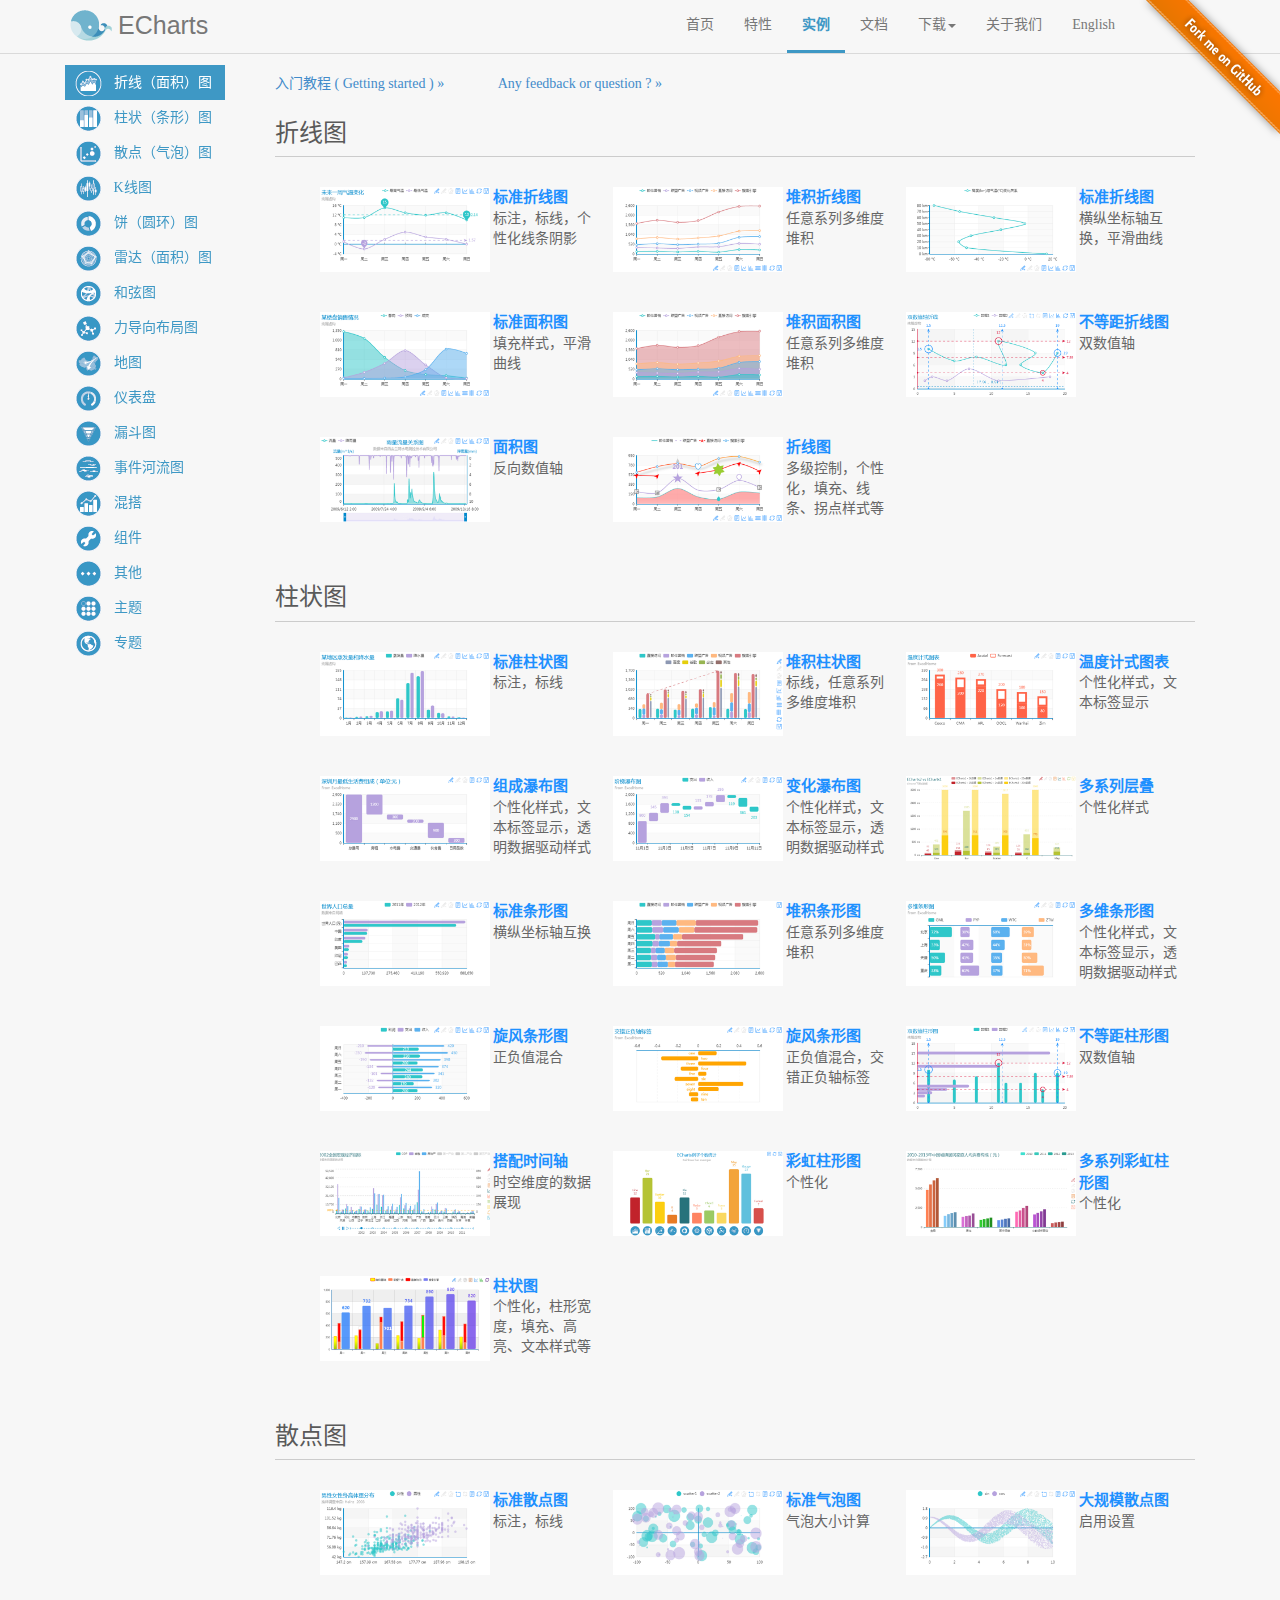
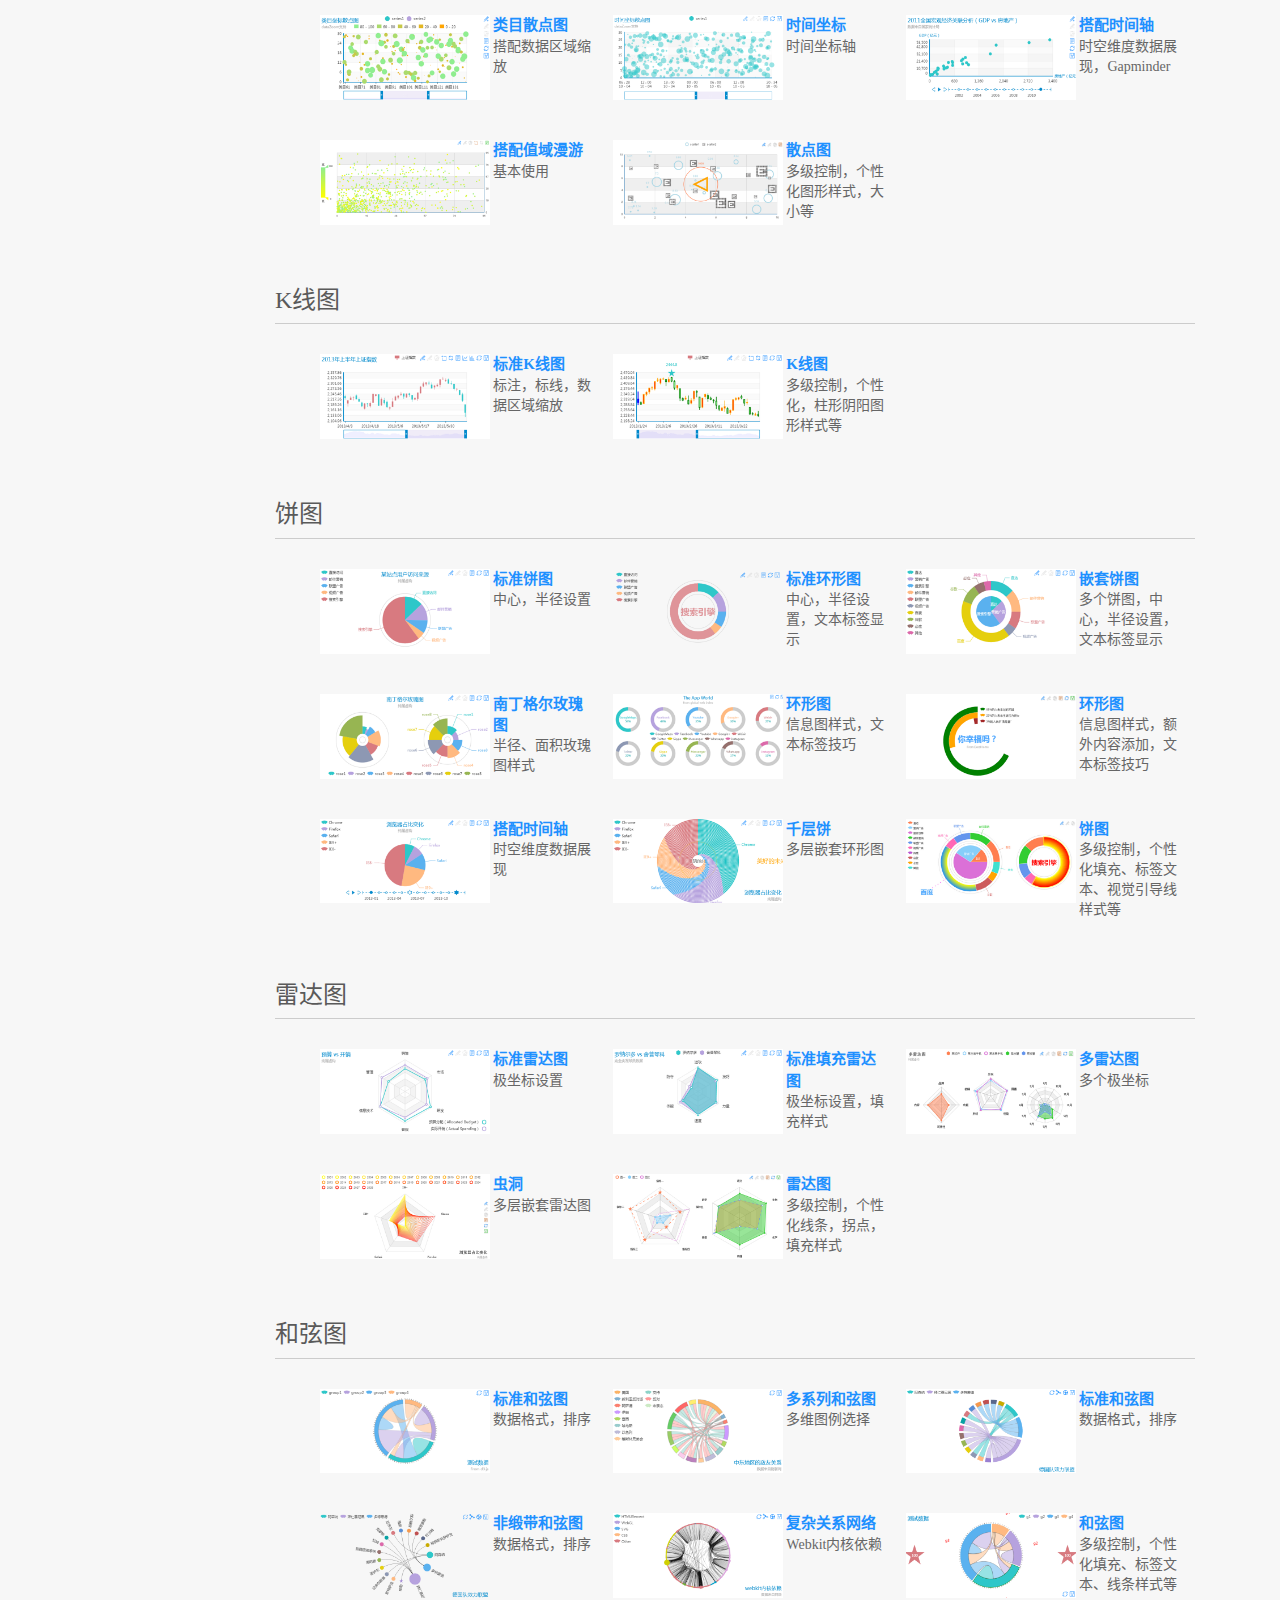
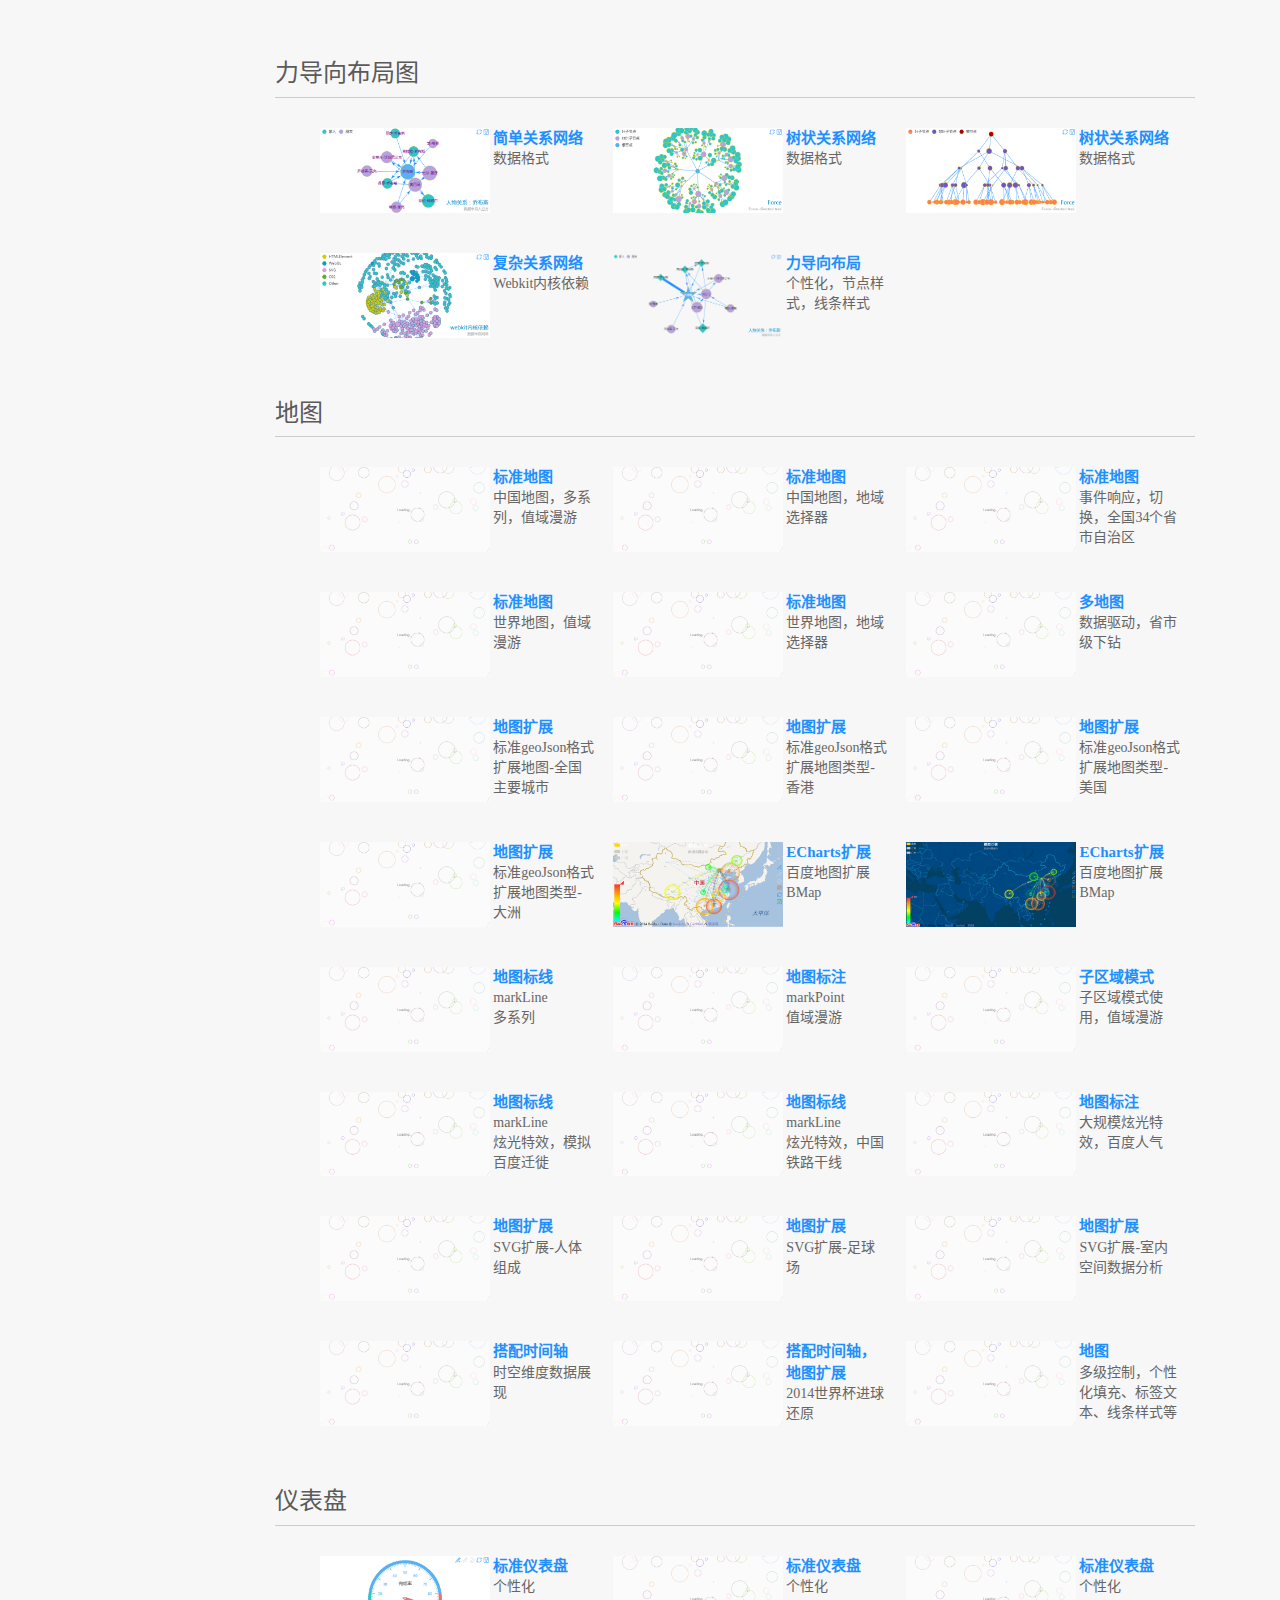
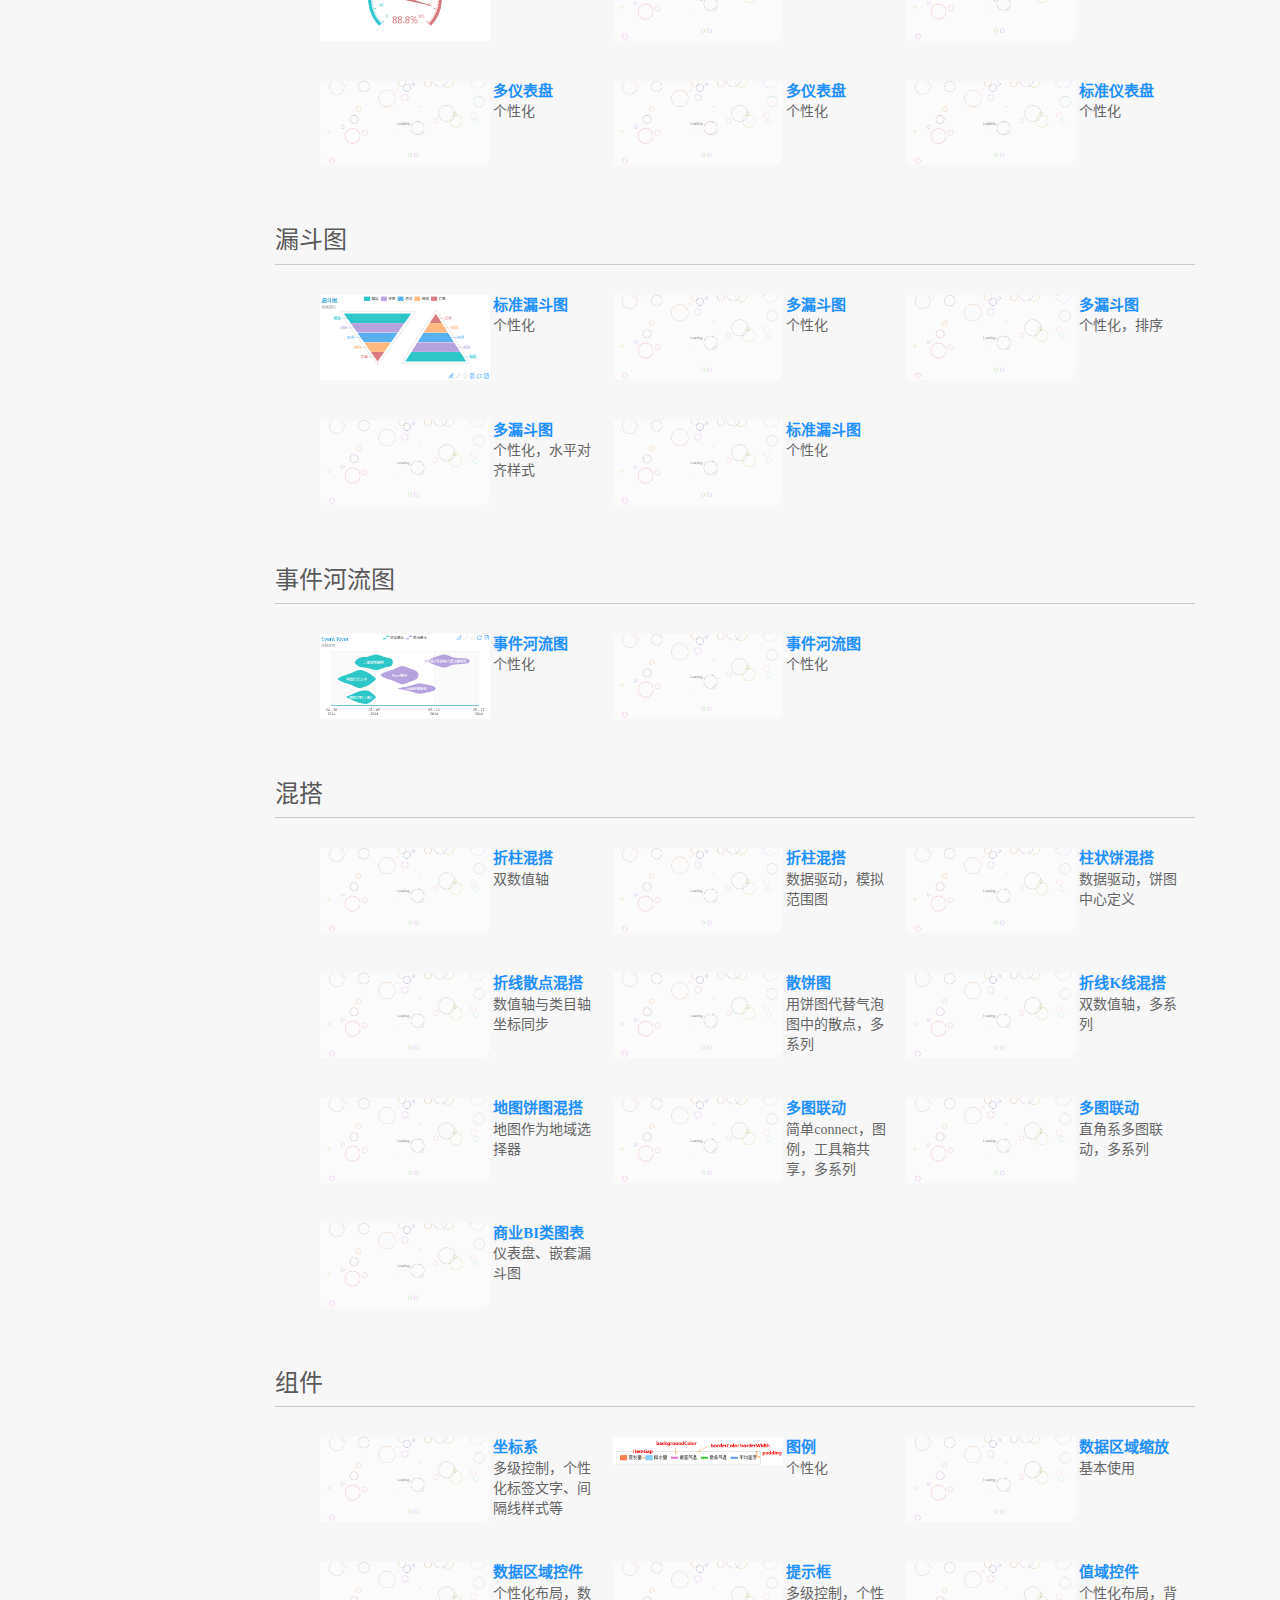
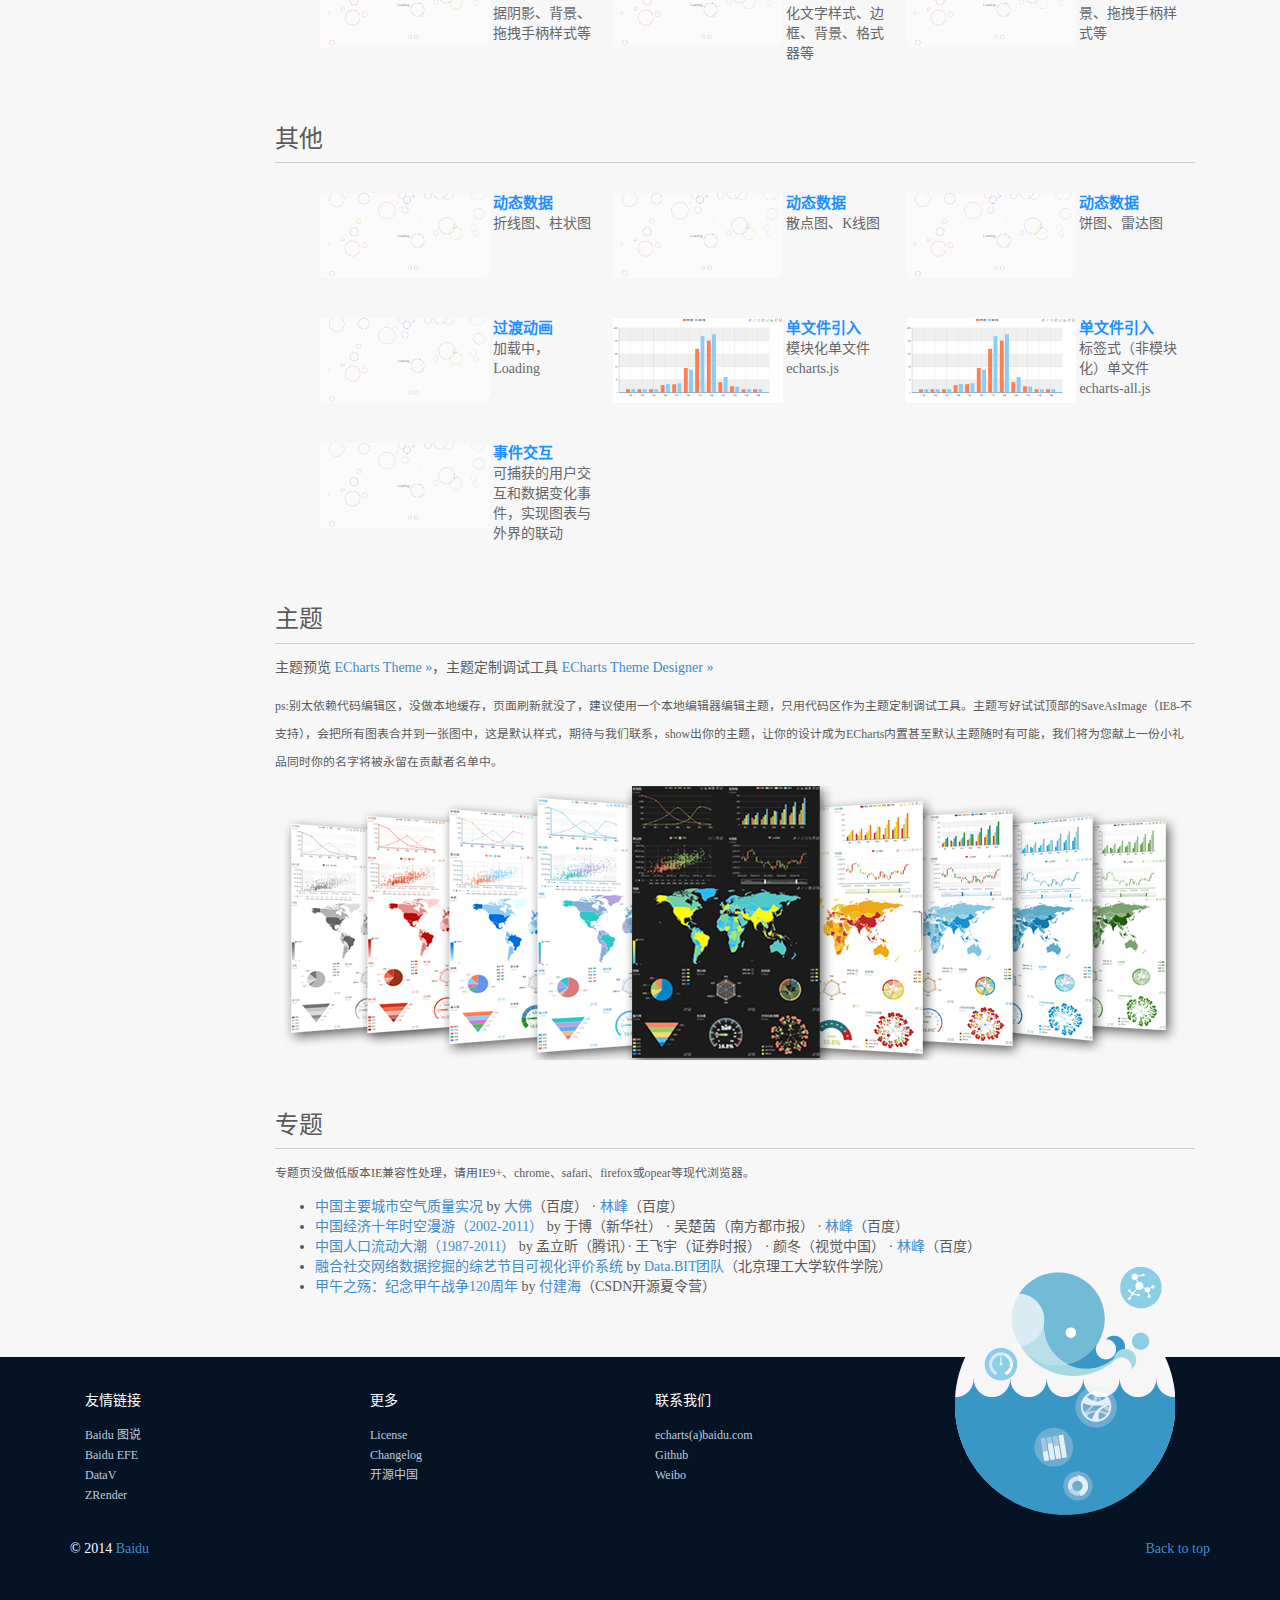
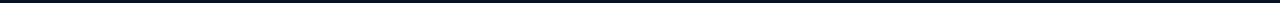
<file: echarts-2.1.10/doc/example.html>
<!DOCTYPE html>
<html lang="zh-cn">
  <head>
    <meta charset="utf-8">
    <meta http-equiv="X-UA-Compatible" content="IE=edge">
    <meta name="viewport" content="width=device-width, initial-scale=1.0">
    <meta name="description" content="ECharts">
    <meta name="author" content="kener.linfeng@gmail.com">
    <title>ECharts · Example</title>

    <link rel="shortcut icon" href="./asset/ico/favicon.png">

    <link href="http://maxcdn.bootstrapcdn.com/font-awesome/4.1.0/css/font-awesome.min.css" rel="stylesheet">
    <link href="./asset/css/bootstrap.css" rel="stylesheet">
    <link href="./asset/css/carousel.css" rel="stylesheet">
    <link href="./asset/css/echartsHome.css" rel="stylesheet">
    <!-- HTML5 shim and Respond.js IE8 support of HTML5 elements and media queries -->
    <!--[if lt IE 9]>
      <script src="https://oss.maxcdn.com/html5shiv/3.7.2/html5shiv.min.js"></script>
      <script src="https://oss.maxcdn.com/respond/1.4.2/respond.min.js"></script>
    <![endif]-->
    <style type="text/css">
        .affix {
            width:160px;
        }
        .affix li {
            list-style-type : none;
            height : 35px;
            line-height:35px;
            vertical-align:middle;
        }
        ul.slides li{
            width : 33.3%;
            overflow:hidden;
            float : left;
            border:0px solid #ccc;
            margin: 15px 0;
            list-style-type : none;
            position:relative;
        }
        ul.slides li a {
            padding:5px;
            display:block;
        }
        ul.slides li a strong{
            font-size:15px;
            color : #1e90ff;
        }
        ul.slides li a:hover {
            background-color:#eee;
            text-decoration:none;
        }
        ul.slides li img {
            width:60%;
        }
        ul.slides li span {
            color:#666;
            width:36%;
            vertical-align:top;
            display:inline-block;
            *zoom:1;
        }
        .col-md-10 h3 {
            clear:both;
            margin:10px 0;
            padding-bottom:10px;
            border-bottom:1px solid #ccc;
        }
        .col-md-10 h3 a {
            display:inline-block;
            *zoom:1;
            padding-top:63px;
        }
        #chartsTypeNav ul li {
            transition: background-color 0.3s;
            -moz-transition: background-color 0.3s; 
            -webkit-transition: background-color 0.3s; 
            -o-transition: background-color 0.3s;
            padding-left:10px;
        }
    </style>
</head>

<body>
    <!-- Fixed navbar -->
    <div class="navbar navbar-default navbar-fixed-top" role="navigation" id="head"></div>

    <div class="container" style="padding-top:10px;">
        <div class="row-fluid">
            <div class="col-md-2">
                <div class = 'affix' style="margin-left:-20px;" id="chartsTypeNav">
                    <ul style="padding:5px 0;">
                        <li><i class="ec-icon ec-icon-line"></i> <a href="#line">折线（面积）图</a></li>
                        <li><i class="ec-icon ec-icon-bar"></i> <a href="#bar">柱状（条形）图</a></li>
                        <li><i class="ec-icon ec-icon-scatter"></i> <a href="#scatter">散点（气泡）图</a></li>
                        <li><i class="ec-icon ec-icon-k"></i> <a href="#k">K线图</a></li>
                        <li><i class="ec-icon ec-icon-pie"></i> <a href="#pie">饼（圆环）图</a></li>
                        <li><i class="ec-icon ec-icon-radar"></i> <a href="#radar">雷达（面积）图</a></li>
                        <li><i class="ec-icon ec-icon-chord"></i> <a href="#chord">和弦图</a></li>
                        <li><i class="ec-icon ec-icon-force"></i> <a href="#force">力导向布局图</a></li>
                        <li><i class="ec-icon ec-icon-map"></i> <a href="#map">地图</a></li>
                        <li><i class="ec-icon ec-icon-gauge"></i> <a href="#gauge">仪表盘</a></li>
                        <li><i class="ec-icon ec-icon-funnel"></i> <a href="#funnel">漏斗图</a></li>
                        <li><i class="ec-icon ec-icon-eventRiver"></i> <a href="#eventRiver">事件河流图</a></li>
                        <li><i class="ec-icon ec-icon-mix"></i> <a href="#mix">混搭</a></li>
                        <li><i class="ec-icon ec-icon-component"></i> <a href="#component">组件</a></li>
                        <li><i class="ec-icon ec-icon-other"></i> <a href="#other">其他</a></li>
                        <li><i class="ec-icon ec-icon-theme"></i> <a href="#theme">主题</a></li>
                        <li><i class="ec-icon ec-icon-topic"></i> <a href="#topic">专题</a></li>
                    </ul>
                </div>
            </div>
            <div class="col-md-10">
                <p style="margin:10px 0 -30px 0">
                    <a href="./start.html" target="_blank" style="margin-right: 50px;">入门教程 ( Getting started ) »</a>
                    <a href="https://github.com/ecomfe/echarts/issues?page=1&state=open" target="_blank">Any feedback or question ? »</a>
                </p>
                <div>
                    <h3>折线图<a name="line"> </a></h3>
                    <div class="section">
                        <div class="thumb3">
                          <ul class="slides">
                            <li data-thumb="asset/img/example/line1.png">
                              <a href="example/line1.html"><img src="asset/img/example/line1.png" >
                              <span><strong>标准折线图</strong><br/>标注，标线，个性化线条阴影</span></a>
                            </li><!--/li-->
                            <li data-thumb="asset/img/example/cache.png">
                              <a href="example/line2.html"><img src="asset/img/example/cache.png">
                              <span><strong>堆积折线图</strong><br/>任意系列多维度堆积</span></a>
                            </li><!--/li-->
                            <li data-thumb="asset/img/example/cache.png">
                              <a href="example/line5.html"><img src="asset/img/example/cache.png">
                              <span><strong>标准折线图</strong><br/>横纵坐标轴互换，平滑曲线</span></a>
                            </li><!--/li-->
                            <li data-thumb="asset/img/example/cache.png">
                              <a href="example/line3.html"><img src="asset/img/example/cache.png">
                              <span><strong>标准面积图</strong><br/>填充样式，平滑曲线<br/></span></a>
                            </li><!--/li-->
                            <li data-thumb="asset/img/example/cache.png">
                              <a href="example/line4.html"><img src="asset/img/example/cache.png">
                              <span><strong>堆积面积图</strong><br/>任意系列多维度堆积</span></a>
                            </li><!--/li-->
                            <li data-thumb="asset/img/example/cache.png">
                              <a href="example/line7.html"><img src="asset/img/example/cache.png">
                              <span><strong>不等距折线图</strong><br/>双数值轴</span></a>
                            </li><!--/li-->
                            <li data-thumb="asset/img/example/cache.png">
                              <a href="example/line6.html"><img src="asset/img/example/cache.png">
                              <span><strong>面积图</strong><br/>反向数值轴</span></a>
                            </li><!--/li-->
                            <li data-thumb="asset/img/example/cache.png">
                              <a href="example/line.html"><img src="asset/img/example/cache.png">
                              <span><strong>折线图</strong><br/>多级控制，个性化，填充、线条、拐点样式等</span></a>
                            </li><!--/li-->
                          </ul>
                        </div>
                    </div>
                </div>
                <div>
                    <h3>柱状图<a name="bar"> </a></h3>
                    <div class="section">
                        <div class="thumb4">
                          <ul class="slides">
                            <li data-thumb="asset/img/example/bar1.png">
                              <a href="example/bar1.html"><img src="asset/img/example/bar1.png">
                              <span><strong>标准柱状图</strong><br/>标注，标线</span></a>
                            </li><!--/li-->
                            <li data-thumb="asset/img/example/cache.png">
                              <a href="example/bar2.html"><img src="asset/img/example/cache.png">
                              <span><strong>堆积柱状图</strong><br/>标线，任意系列多维度堆积</span></a>
                            </li><!--/li-->
                            <li data-thumb="asset/img/example/cache.png">
                              <a href="example/bar10.html"><img src="asset/img/example/cache.png">
                              <span><strong>温度计式图表</strong><br/>个性化样式，文本标签显示</span></a>
                            </li><!--/li-->
                            <li data-thumb="asset/img/example/cache.png">
                              <a href="example/bar7.html"><img src="asset/img/example/cache.png">
                              <span><strong>组成瀑布图</strong><br/>个性化样式，文本标签显示，透明数据驱动样式</span></a>
                            </li><!--/li-->
                            <li data-thumb="asset/img/example/cache.png">
                              <a href="example/bar6.html"><img src="asset/img/example/cache.png">
                              <span><strong>变化瀑布图</strong><br/>个性化样式，文本标签显示，透明数据驱动样式</span></a>
                            </li><!--/li-->
                            <li data-thumb="asset/img/example/cache.png">
                              <a href="example/bar12.html"><img src="asset/img/example/cache.png">
                              <span><strong>多系列层叠</strong><br/>个性化样式</span></a>
                            </li><!--/li-->
                            <li data-thumb="asset/img/example/cache.png">
                              <a href="example/bar3.html"><img src="asset/img/example/cache.png">
                              <span><strong>标准条形图</strong><br/>横纵坐标轴互换</span></a>
                            </li><!--/li-->
                            <li data-thumb="asset/img/example/cache.png">
                              <a href="example/bar4.html"><img src="asset/img/example/cache.png">
                              <span><strong>堆积条形图</strong><br/>任意系列多维度堆积</span></a>
                            </li><!--/li-->
                            <li data-thumb="asset/img/example/cache.png">
                              <a href="example/bar9.html"><img src="asset/img/example/cache.png">
                              <span><strong>多维条形图</strong><br/>个性化样式，文本标签显示，透明数据驱动样式</span></a>
                            </li><!--/li-->
                            <li data-thumb="asset/img/example/cache.png">
                              <a href="example/bar5.html"><img src="asset/img/example/cache.png">
                              <span><strong>旋风条形图</strong><br/>正负值混合</span></a>
                            </li><!--/li-->
                            <li data-thumb="asset/img/example/cache.png">
                              <a href="example/bar8.html"><img src="asset/img/example/cache.png">
                              <span><strong>旋风条形图</strong><br/>正负值混合，交错正负轴标签</span></a>
                            </li><!--/li-->
                            <li data-thumb="asset/img/example/cache.png">
                              <a href="example/bar13.html"><img src="asset/img/example/cache.png">
                              <span><strong>不等距柱形图</strong><br/>双数值轴</span></a>
                            </li><!--/li-->
                            <li data-thumb="asset/img/example/cache.png">
                              <a href="example/bar11.html"><img src="asset/img/example/cache.png">
                              <span><strong>搭配时间轴</strong><br/>时空维度的数据展现</span></a>
                            </li><!--/li-->
                            <li data-thumb="asset/img/example/cache.png">
                              <a href="example/bar14.html"><img src="asset/img/example/cache.png">
                              <span><strong>彩虹柱形图</strong><br/>个性化</span></a>
                            </li><!--/li-->
                            <li data-thumb="asset/img/example/cache.png">
                              <a href="example/bar15.html"><img src="asset/img/example/cache.png">
                              <span><strong>多系列彩虹柱形图</strong><br/>个性化</span></a>
                            </li><!--/li-->
                            <li data-thumb="asset/img/example/cache.png">
                              <a href="example/bar.html"><img src="asset/img/example/cache.png">
                              <span><strong>柱状图</strong><br/>个性化，柱形宽度，填充、高亮、文本样式等</span></a>
                            </li><!--/li-->
                          </ul>
                        </div>
                    </div>
                </div>
                <div>
                    <h3>散点图<a name="scatter"> </a></h3>
                    <div class="section">
                        <div class="thumb4">
                          <ul class="slides">
                            <li data-thumb="asset/img/example/scatter1.png">
                              <a href="example/scatter1.html"><img src="asset/img/example/scatter1.png">
                              <span><strong>标准散点图</strong><br/>标注，标线</span></a>
                            </li><!--/li-->
                            <li data-thumb="asset/img/example/cache.png">
                               <a href="example/scatter2.html"><img src="asset/img/example/cache.png">
                              <span><strong>标准气泡图</strong><br/>气泡大小计算</span></a>
                            </li><!--/li-->
                            <li data-thumb="asset/img/example/cache.png">
                               <a href="example/scatter3.html"><img src="asset/img/example/cache.png">
                              <span><strong>大规模散点图</strong><br/>启用设置</span></a>
                            </li><!--/li-->
                            <li data-thumb="asset/img/example/cache.png">
                              <a href="example/scatter5.html"><img src="asset/img/example/cache.png">
                              <span><strong>类目散点图</strong><br/>搭配数据区域缩放</span></a>
                            </li><!--/li-->
                            <li data-thumb="asset/img/example/cache.png">
                              <a href="example/scatter6.html"><img src="asset/img/example/cache.png">
                              <span><strong>时间坐标</strong><br/>时间坐标轴</span></a>
                            </li><!--/li-->
                            <li data-thumb="asset/img/example/cache.png">
                              <a href="example/scatter4.html"><img src="asset/img/example/cache.png">
                              <span><strong>搭配时间轴</strong><br/>时空维度数据展现，Gapminder</span></a>
                            </li><!--/li-->
                            <li data-thumb="asset/img/example/cache.png">
                              <a href="example/dataRange1.html"><img src="asset/img/example/cache.png">
                              <span><strong>搭配值域漫游</strong><br/>基本使用</span></a>
                            </li><!--/li-->
                            <li data-thumb="asset/img/example/cache.png">
                              <a href="example/scatter.html"><img src="asset/img/example/cache.png">
                              <span><strong>散点图</strong><br/>多级控制，个性化图形样式，大小等</span></a>
                            </li><!--/li-->
                          </ul>
                        </div>
                    </div>
                </div>
                <div>
                    <h3>K线图<a name="k"> </a></h3>
                    <div class="section">
                        <div class="thumb4">
                          <ul class="slides">
                            <li data-thumb="asset/img/example/k1.png">
                              <a href="example/k1.html"><img src="asset/img/example/k1.png">
                              <span><strong>标准K线图</strong><br/>标注，标线，数据区域缩放</span></a>
                            </li><!--/li-->
                            <li data-thumb="asset/img/example/cache.png">
                              <a href="example/k.html"><img src="asset/img/example/cache.png">
                              <span><strong>K线图</strong><br/>多级控制，个性化，柱形阴阳图形样式等</span></a>
                            </li><!--/li-->
                          </ul>
                        </div>
                    </div>
                </div>
                <div>
                    <h3>饼图<a name="pie"> </a></h3>
                    <div class="section">
                        <div class="thumb4">
                            <ul class="slides">
                                <li data-thumb="asset/img/example/cache.png">
                                  <a href="example/pie1.html"><img src="asset/img/example/cache.png">
                                  <span><strong>标准饼图</strong><br/>中心，半径设置</span></a>
                                </li><!--/li-->
                                <li data-thumb="asset/img/example/cache.png">
                                  <a href="example/pie2.html"><img src="asset/img/example/cache.png">
                                  <span><strong>标准环形图</strong><br/>中心，半径设置，文本标签显示</span></a>
                                </li><!--/li-->
                                <li data-thumb="asset/img/example/cache.png">
                                  <a href="example/pie3.html"><img src="asset/img/example/cache.png">
                                  <span><strong>嵌套饼图</strong><br/>多个饼图，中心，半径设置，文本标签显示</span></a>
                                </li><!--/li-->
                                <li data-thumb="asset/img/example/cache.png">
                                  <a href="example/pie4.html"><img src="asset/img/example/cache.png">
                                  <span><strong>南丁格尔玫瑰图</strong><br/>半径、面积玫瑰图样式</span></a>
                                </li><!--/li-->
                                <li data-thumb="asset/img/example/cache.png">
                                  <a href="example/pie5.html"><img src="asset/img/example/cache.png">
                                  <span><strong>环形图</strong><br/>信息图样式，文本标签技巧</span></a>
                                </li><!--/li-->
                                <li data-thumb="asset/img/example/cache.png">
                                  <a href="example/pie6.html"><img src="asset/img/example/cache.png">
                                  <span><strong>环形图</strong><br/>信息图样式，额外内容添加，文本标签技巧</span></a>
                                </li><!--/li-->
                                <li data-thumb="asset/img/example/cache.png">
                                  <a href="example/pie7.html"><img src="asset/img/example/cache.png">
                                  <span><strong>搭配时间轴</strong><br/>时空维度数据展现</span></a>
                                </li><!--/li-->
                                <li data-thumb="asset/img/example/cache.png">
                                  <a href="example/lasagna.html"><img src="asset/img/example/cache.png">
                                  <span><strong>千层饼</strong><br/>多层嵌套环形图</span></a>
                                </li><!--/li-->
                                <li data-thumb="asset/img/example/cache.png">
                                  <a href="example/pie.html"><img src="asset/img/example/cache.png">
                                  <span><strong>饼图</strong><br/>多级控制，个性化填充、标签文本、视觉引导线样式等</span></a>
                                </li><!--/li-->
                            </ul>
                        </div>
                      </div>
                </div>
                <div>
                    <h3>雷达图<a name="radar"> </a></h3>
                    <div class="section">
                        <div class="thumb4">
                            <ul class="slides">
                                <li data-thumb="asset/img/example/cache.png">
                                  <a href="example/radar1.html"><img src="asset/img/example/cache.png">
                                  <span><strong>标准雷达图</strong><br/>极坐标设置</span></a>
                                </li><!--/li-->
                                <li data-thumb="asset/img/example/cache.png">
                                  <a href="example/radar2.html"><img src="asset/img/example/cache.png">
                                  <span><strong>标准填充雷达图</strong><br/>极坐标设置，填充样式</span></a>
                                </li><!--/li-->
                                <li data-thumb="asset/img/example/cache.png">
                                  <a href="example/radar3.html"><img src="asset/img/example/cache.png">
                                  <span><strong>多雷达图</strong><br/>多个极坐标</span></a>
                                </li><!--/li-->
                                <li data-thumb="asset/img/example/cache.png">
                                  <a href="example/wormhole.html"><img src="asset/img/example/cache.png">
                                  <span><strong>虫洞</strong><br/>多层嵌套雷达图</span></a>
                                </li><!--/li-->
                                <li data-thumb="asset/img/example/cache.png">
                                  <a href="example/radar.html"><img src="asset/img/example/cache.png">
                                  <span><strong>雷达图</strong><br/>多级控制，个性化线条，拐点，填充样式</span></a>
                                </li><!--/li-->
                            </ul>
                        </div>
                    </div>
                </div>
                <div>
                    <h3>和弦图<a name="chord"> </a></h3>
                    <div class="section">
                        <div class="thumb3">
                            <ul class="slides">
                                <li data-thumb="asset/img/example/cache.png">
                                  <a href="example/chord1.html"><img src="asset/img/example/cache.png">
                                  <span><strong>标准和弦图</strong><br/>数据格式，排序</span></a>
                                </li><!--/li-->
                                <li data-thumb="asset/img/example/cache.png">
                                  <a href="example/chord2.html"><img src="asset/img/example/cache.png">
                                  <span><strong>多系列和弦图</strong><br/>多维图例选择</span></a>
                                </li><!--/li-->
                                <li data-thumb="asset/img/example/cache.png">
                                  <a href="example/chord3.html"><img src="asset/img/example/cache.png">
                                  <span><strong>标准和弦图</strong><br/>数据格式，排序</span></a>
                                </li><!--/li-->
                                <li data-thumb="asset/img/example/cache.png">
                                  <a href="example/chord4.html"><img src="asset/img/example/cache.png">
                                  <span><strong>非缎带和弦图</strong><br/>数据格式，排序</span></a>
                                </li><!--/li-->
                                <li data-thumb="asset/img/example/cache.png">
                                  <a href="example/webkit-dep2.html"><img src="asset/img/example/cache.png">
                                  <span><strong>复杂关系网络</strong><br/>Webkit内核依赖</span></a>
                                </li><!--/li-->
                                <li data-thumb="asset/img/example/cache.png">
                                  <a href="example/chord.html"><img src="asset/img/example/cache.png">
                                  <span><strong>和弦图</strong><br/>多级控制，个性化填充、标签文本、线条样式等</span></a>
                                </li><!--/li-->
                            </ul>
                        </div>
                    </div>
                </div>
                <div>
                    <h3>力导向布局图<a name="force"> </a></h3>
                    <div class="section">
                        <div class="thumb3">
                            <ul class="slides">
                                <li data-thumb="asset/img/example/cache.png">
                                  <a href="example/force1.html"><img src="asset/img/example/cache.png">
                                  <span><strong>简单关系网络</strong><br/>数据格式</span></a>
                                </li><!--/li-->
                                <li data-thumb="asset/img/example/cache.png">
                                  <a href="example/force2.html"><img src="asset/img/example/cache.png">
                                  <span><strong>树状关系网络</strong><br/>数据格式</span></a>
                                </li><!--/li-->
                                <li data-thumb="asset/img/example/cache.png">
                                  <a href="example/force4.html"><img src="asset/img/example/cache.png">
                                  <span><strong>树状关系网络</strong><br/>数据格式</span></a>
                                </li><!--/li-->
                                <li data-thumb="asset/img/example/cache.png">
                                  <a href="example/webkit-dep.html"><img src="asset/img/example/cache.png">
                                  <span><strong>复杂关系网络</strong><br/>Webkit内核依赖</span></a>
                                </li><!--/li-->
                                <li data-thumb="asset/img/example/cache.png">
                                  <a href="example/force.html"><img src="asset/img/example/cache.png">
                                  <span><strong>力导向布局</strong><br/>个性化，节点样式，线条样式</span></a>
                                </li><!--/li-->
                            </ul>
                        </div>
                    </div>
                </div>
                <div>
                    <h3>地图<a name="map"> </a></h3>
                    <div class="section">
                        <div class="thumb4">
                            <ul class="slides">
                                <li data-thumb="asset/img/example/cache.png">
                                  <a href="example/map1.html"><img src="asset/img/example/cache.png">
                                  <span><strong>标准地图</strong><br/>中国地图，多系列，值域漫游</span></a>
                                </li><!--/li-->
                                <li data-thumb="asset/img/example/cache.png">
                                  <a href="example/map2.html"><img src="asset/img/example/cache.png">
                                  <span><strong>标准地图</strong><br/>中国地图，地域选择器</span></a>
                                </li><!--/li-->
                                <li data-thumb="asset/img/example/cache.png">
                                  <a href="example/map3.html"><img src="asset/img/example/cache.png">
                                  <span><strong>标准地图</strong><br/>事件响应，切换，全国34个省市自治区</span></a>
                                </li><!--/li-->
                                <li data-thumb="asset/img/example/cache.png">
                                  <a href="example/map4.html"><img src="asset/img/example/cache.png">
                                  <span><strong>标准地图</strong><br/>世界地图，值域漫游</span></a>
                                </li><!--/li-->
                                <li data-thumb="asset/img/example/cache.png">
                                  <a href="example/map5.html"><img src="asset/img/example/cache.png">
                                  <span><strong>标准地图</strong><br/>世界地图，地域选择器</span></a>
                                </li><!--/li-->
                                <li data-thumb="asset/img/example/cache.png">
                                  <a href="example/mix5.html"><img src="asset/img/example/cache.png">
                                  <span><strong>多地图</strong><br/>数据驱动，省市级下钻</span></a>
                                </li><!--/li-->
                                <li data-thumb="asset/img/example/cache.png">
                                  <a href="example/map20.html"><img src="asset/img/example/cache.png">
                                  <span><strong>地图扩展</strong><br/>标准geoJson格式扩展地图-全国主要城市</span></a>
                                </li><!--/li-->
                                <li data-thumb="asset/img/example/cache.png">
                                  <a href="example/map6.html"><img src="asset/img/example/cache.png">
                                  <span><strong>地图扩展</strong><br/>标准geoJson格式扩展地图类型-香港</span></a>
                                </li><!--/li-->
                                <li data-thumb="asset/img/example/cache.png">
                                  <a href="example/map7.html"><img src="asset/img/example/cache.png">
                                  <span><strong>地图扩展</strong><br/>标准geoJson格式扩展地图类型-美国</span></a>
                                </li><!--/li-->
                                <li data-thumb="asset/img/example/cache.png">
                                  <a href="example/map13.html"><img src="asset/img/example/cache.png">
                                  <span><strong>地图扩展</strong><br/>标准geoJson格式扩展地图类型-大洲</span></a>
                                </li><!--/li-->
                                <li data-thumb="asset/img/example/bmap1.png">
                                  <a href="../extension/BMap/doc/BMap.html"><img src="asset/img/example/bmap1.png" >
                                  <span><strong>ECharts扩展</strong><br/>百度地图扩展BMap</span></a>
                                </li><!--/li-->
                                <li data-thumb="asset/img/example/bmap2.png">
                                  <a href="../extension/BMap/doc/example.html"><img src="asset/img/example/bmap2.png" >
                                  <span><strong>ECharts扩展</strong><br/>百度地图扩展BMap</span></a>
                                </li><!--/li-->
                                <li data-thumb="asset/img/example/cache.png">
                                  <a href="example/map10.html"><img src="asset/img/example/cache.png">
                                  <span><strong>地图标线</strong><br/>markLine<br/>多系列</span></a>
                                </li><!--/li-->
                                <li data-thumb="asset/img/example/cache.png">
                                  <a href="example/map9.html"><img src="asset/img/example/cache.png">
                                  <span><strong>地图标注</strong><br/>markPoint<br/>值域漫游</span></a>
                                </li><!--/li-->
                                <li data-thumb="asset/img/example/cache.png">
                                  <a href="example/map8.html"><img src="asset/img/example/cache.png">
                                  <span><strong>子区域模式</strong><br/>子区域模式使用，值域漫游</span></a>
                                </li><!--/li-->
                                <li data-thumb="asset/img/example/cache.png">
                                  <a href="example/map11.html"><img src="asset/img/example/cache.png">
                                  <span><strong>地图标线</strong><br/>markLine<br/>炫光特效，模拟百度迁徙</span></a>
                                </li><!--/li-->
                                <li data-thumb="asset/img/example/cache.png">
                                  <a href="example/map12.html"><img src="asset/img/example/cache.png">
                                  <span><strong>地图标线</strong><br/>markLine<br/>炫光特效，中国铁路干线</span></a>
                                </li><!--/li-->
                                <li data-thumb="asset/img/example/cache.png">
                                  <a href="example/map15.html"><img src="asset/img/example/cache.png">
                                  <span><strong>地图标注</strong><br/>大规模炫光特效，百度人气</span></a>
                                </li><!--/li-->
                                <li data-thumb="asset/img/example/cache.png">
                                  <a href="example/map16.html"><img src="asset/img/example/cache.png">
                                  <span><strong>地图扩展</strong><br/>SVG扩展-人体组成</span></a>
                                </li><!--/li-->
                                <li data-thumb="asset/img/example/cache.png">
                                  <a href="example/map17.html"><img src="asset/img/example/cache.png">
                                  <span><strong>地图扩展</strong><br/>SVG扩展-足球场</span></a>
                                </li><!--/li-->
                                <li data-thumb="asset/img/example/cache.png">
                                  <a href="example/map18.html"><img src="asset/img/example/cache.png">
                                  <span><strong>地图扩展</strong><br/>SVG扩展-室内空间数据分析</span></a>
                                </li><!--/li-->
                                <li data-thumb="asset/img/example/cache.png">
                                  <a href="example/map14.html"><img src="asset/img/example/cache.png">
                                  <span><strong>搭配时间轴</strong><br/>时空维度数据展现</span></a>
                                </li><!--/li-->
                                <li data-thumb="asset/img/example/cache.png">
                                  <a href="example/map19.html"><img src="asset/img/example/cache.png">
                                  <span><strong>搭配时间轴，地图扩展</strong><br/>2014世界杯进球还原</span></a>
                                </li><!--/li-->
                                <li data-thumb="asset/img/example/cache.png">
                                  <a href="example/map.html"><img src="asset/img/example/cache.png">
                                  <span><strong>地图</strong><br/>多级控制，个性化填充、标签文本、线条样式等</span></a>
                                </li><!--/li-->
                            </ul>
                        </div>
                    </div>
                </div>
                <div>
                    <h3>仪表盘<a name="gauge"> </a></h3>
                    <div class="section">
                        <div class="thumb4">
                          <ul class="slides">
                            <li data-thumb="asset/img/example/gauge1.png">
                              <a href="example/gauge1.html"><img src="asset/img/example/gauge1.png">
                              <span><strong>标准仪表盘</strong><br/>个性化</span></a>
                            </li><!--/li-->
                            <li data-thumb="asset/img/example/cache.png">
                               <a href="example/gauge2.html"><img src="asset/img/example/cache.png">
                              <span><strong>标准仪表盘</strong><br/>个性化</span></a>
                            </li><!--/li-->
                            <li data-thumb="asset/img/example/cache.png">
                               <a href="example/gauge3.html"><img src="asset/img/example/cache.png">
                              <span><strong>标准仪表盘</strong><br/>个性化</span></a>
                            </li><!--/li-->
                            <li data-thumb="asset/img/example/cache.png">
                              <a href="example/gauge4.html"><img src="asset/img/example/cache.png">
                              <span><strong>多仪表盘</strong><br/>个性化</span></a>
                            </li><!--/li-->
                            <li data-thumb="asset/img/example/cache.png">
                              <a href="example/gauge5.html"><img src="asset/img/example/cache.png">
                              <span><strong>多仪表盘</strong><br/>个性化</span></a>
                            </li><!--/li-->
                            <li data-thumb="asset/img/example/cache.png">
                              <a href="example/gauge.html"><img src="asset/img/example/cache.png">
                              <span><strong>标准仪表盘</strong><br/>个性化</span></a>
                            </li><!--/li-->
                          </ul>
                        </div>
                    </div>
                </div>
                <div>
                    <h3>漏斗图<a name="funnel"> </a></h3>
                    <div class="section">
                        <div class="thumb4">
                          <ul class="slides">
                            <li data-thumb="asset/img/example/funnel1.png">
                              <a href="example/funnel1.html"><img src="asset/img/example/funnel1.png">
                              <span><strong>标准漏斗图</strong><br/>个性化</span></a>
                            </li><!--/li-->
                            <li data-thumb="asset/img/example/cache.png">
                               <a href="example/funnel2.html"><img src="asset/img/example/cache.png">
                              <span><strong>多漏斗图</strong><br/>个性化</span></a>
                            </li><!--/li-->
                            <li data-thumb="asset/img/example/cache.png">
                               <a href="example/funnel3.html"><img src="asset/img/example/cache.png">
                              <span><strong>多漏斗图</strong><br/>个性化，排序</span></a>
                            </li><!--/li-->
                            <li data-thumb="asset/img/example/cache.png">
                               <a href="example/funnel4.html"><img src="asset/img/example/cache.png">
                              <span><strong>多漏斗图</strong><br/>个性化，水平对齐样式</span></a>
                            </li><!--/li-->
                            <li data-thumb="asset/img/example/cache.png">
                              <a href="example/funnel.html"><img src="asset/img/example/cache.png">
                              <span><strong>标准漏斗图</strong><br/>个性化</span></a>
                            </li><!--/li-->
                          </ul>
                        </div>
                    </div>
                </div>
                <div>
                    <h3>事件河流图<a name="eventRiver"> </a></h3>
                    <div class="section">
                        <div class="thumb4">
                          <ul class="slides">
                            <li data-thumb="asset/img/example/eventRiver1.png">
                              <a href="example/eventRiver1.html"><img src="asset/img/example/eventRiver1.png">
                              <span><strong>事件河流图</strong><br/>个性化</span></a>
                            </li><!--/li-->
                            <li data-thumb="asset/img/example/cache.png">
                               <a href="example/eventRiver2.html"><img src="asset/img/example/cache.png">
                              <span><strong>事件河流图</strong><br/>个性化</span></a>
                            </li><!--/li-->
                          </ul>
                        </div>
                    </div>
                </div>
                <div>
                    <h3>混搭<a name="mix"> </a></h3>
                    <div class="section">
                        <div class="thumb4">
                            <ul class="slides">
                                <li data-thumb="asset/img/example/cache.png">
                                  <a href="example/mix1.html"><img src="asset/img/example/cache.png">
                                  <span><strong>折柱混搭</strong><br/>双数值轴</span></a>
                                </li><!--/li-->
                                <li data-thumb="asset/img/example/cache.png">
                                  <a href="example/mix6.html"><img src="asset/img/example/cache.png">
                                  <span><strong>折柱混搭</strong><br/>数据驱动，模拟范围图</span></a>
                                </li><!--/li-->
                                <li data-thumb="asset/img/example/cache.png">
                                  <a href="example/mix2.html"><img src="asset/img/example/cache.png">
                                  <span><strong>柱状饼混搭</strong><br/>数据驱动，饼图中心定义</span></a>
                                </li><!--/li-->
                                <li data-thumb="asset/img/example/cache.png">
                                  <a href="example/mix4.html"><img src="asset/img/example/cache.png">
                                  <span><strong>折线散点混搭</strong><br/>数值轴与类目轴坐标同步</span></a>
                                </li><!--/li-->
                                <li data-thumb="asset/img/example/cache.png">
                                  <a href="example/mix7.html"><img src="asset/img/example/cache.png">
                                  <span><strong>散饼图</strong><br/>用饼图代替气泡图中的散点，多系列</span></a>
                                </li><!--/li-->
                                <li data-thumb="asset/img/example/cache.png">
                                  <a href="example/mix10.html"><img src="asset/img/example/cache.png">
                                  <span><strong>折线K线混搭</strong><br/>双数值轴，多系列</span></a>
                                </li><!--/li-->
                                <li data-thumb="asset/img/example/cache.png">
                                  <a href="example/mix3.html"><img src="asset/img/example/cache.png">
                                  <span><strong>地图饼图混搭</strong><br/>地图作为地域选择器</span></a>
                                </li><!--/li-->
                                <li data-thumb="asset/img/example/cache.png">
                                  <a href="example/mix9.html"><img src="asset/img/example/cache.png">
                                  <span><strong>多图联动</strong><br/>简单connect，图例，工具箱共享，多系列</span></a>
                                </li><!--/li-->
                                <li data-thumb="asset/img/example/cache.png">
                                  <a href="example/mix8.html"><img src="asset/img/example/cache.png">
                                  <span><strong>多图联动</strong><br/>直角系多图联动，多系列</span></a>
                                </li><!--/li-->
                                <li data-thumb="asset/img/example/cache.png">
                                  <a href="example/mix11.html"><img src="asset/img/example/cache.png">
                                  <span><strong>商业BI类图表</strong><br/>仪表盘、嵌套漏斗图</span></a>
                                </li><!--/li-->
                            </ul>
                        </div>
                    </div>
                </div>
                <div>
                    <h3>组件<a name="component"> </a></h3>
                    <div class="section">
                        <div class="thumb3">
                            <ul class="slides">
                                <li data-thumb="asset/img/example/cache.png">
                                  <a href="example/axis.html"><img src="asset/img/example/cache.png">
                                  <span><strong>坐标系</strong><br/>多级控制，个性化标签文字、间隔线样式等</span></a>
                                </li><!--/li-->
                                <li data-thumb="asset/img/doc/legend.png">
                                  <a href="example/legend.html"><img src="asset/img/doc/legend.png">
                                  <span><strong>图例</strong><br/>个性化</span></a>
                                </li><!--/li-->
                                <li data-thumb="asset/img/example/cache.png">
                                  <a href="example/dataZoom1.html"><img src="asset/img/example/cache.png">
                                  <span><strong>数据区域缩放</strong><br/>基本使用</span></a>
                                </li><!--/li-->
                                <li data-thumb="asset/img/example/cache.png">
                                  <a href="example/dataZoom.html"><img src="asset/img/example/cache.png">
                                  <span><strong>数据区域控件</strong><br/>个性化布局，数据阴影、背景、拖拽手柄样式等</span></a>
                                </li><!--/li-->
                                <li data-thumb="asset/img/example/cache.png">
                                  <a href="example/tooltip.html"><img src="asset/img/example/cache.png">
                                  <span><strong>提示框</strong><br/>多级控制，个性化文字样式、边框、背景、格式器等</span></a>
                                </li><!--/li-->
                                <li data-thumb="asset/img/example/cache.png">
                                  <a href="example/dataRange.html"><img src="asset/img/example/cache.png">
                                  <span><strong>值域控件</strong><br/>个性化布局，背景、拖拽手柄样式等</span></a>
                                </li><!--/li-->
                            </ul>
                        </div>
                    </div>
                </div>
                <div>
                    <h3>其他<a name="other"> </a></h3>
                    <div class="section">
                        <div class="thumb4">
                            <ul class="slides">
                                <li data-thumb="asset/img/example/cache.png">
                                  <a href="example/dynamicLineBar.html"><img src="asset/img/example/cache.png">
                                  <span><strong>动态数据</strong><br/>折线图、柱状图</span></a>
                                </li><!--/li-->
                                <li data-thumb="asset/img/example/cache.png">
                                  <a href="example/dynamicScatterK.html"><img src="asset/img/example/cache.png">
                                  <span><strong>动态数据</strong><br/>散点图、K线图</span></a>
                                </li><!--/li-->
                                <li data-thumb="asset/img/example/cache.png">
                                  <a href="example/dynamicPieRadar.html"><img src="asset/img/example/cache.png">
                                  <span><strong>动态数据</strong><br/>饼图、雷达图</span></a>
                                </li><!--/li-->
                                <li data-thumb="asset/img/example/cache.png">
                                  <a href="example/loading.html"><img src="asset/img/example/cache.png">
                                  <span><strong>过渡动画</strong><br/>加载中，Loading</span></a>
                                </li><!--/li-->
                                <li data-thumb="asset/img/example/import.png">
                                  <a href="example/www/index.html"><img src="asset/img/example/import.png">
                                  <span><strong>单文件引入</strong><br/>模块化单文件echarts.js</span></a>
                                </li><!--/li-->
                                <li data-thumb="asset/img/example/import.png">
                                  <a href="example/www2/index.html"><img src="asset/img/example/import.png">
                                  <span><strong>单文件引入</strong><br/>标签式（非模块化）单文件echarts-all.js</span></a>
                                </li><!--/li-->
                                <li data-thumb="asset/img/example/cache.png">
                                  <a href="example/event.html"><img src="asset/img/example/cache.png">
                                  <span><strong>事件交互</strong><br/>可捕获的用户交互和数据变化事件，实现图表与外界的联动</span></a>
                                </li><!--/li-->
                            </ul>
                        </div>
                    </div>
                </div>
                <div>
                    <h3>主题<a name="theme"> </a></h3>
                    <p>主题预览 <a href='example/theme.html' target="_blank">ECharts Theme »</a>，主题定制调试工具 <a href='example/themeDesigner.html' target="_blank">ECharts Theme Designer »</a></p>
                    <p><small>ps:别太依赖代码编辑区，没做本地缓存，页面刷新就没了，建议使用一个本地编辑器编辑主题，只用代码区作为主题定制调试工具。主题写好试试顶部的SaveAsImage（IE8-不支持），会把所有图表合并到一张图中，这是默认样式，期待与我们联系，show出你的主题，让你的设计成为ECharts内置甚至默认主题随时有可能，我们将为您献上一份小礼品同时你的名字将被永留在贡献者名单中。</small></p>
                    <a href="example/theme.html" target="_blank"><img src="asset/img/example/theme.png" style="max-width:100%"></a>
                <div>
                </div>
                    <h3>专题<a name="topic"></a></h3>
                    <p><small>专题页没做低版本IE兼容性处理，请用IE9+、chrome、safari、firefox或opear等现代浏览器。</small></p>
                    <ul>
                        <li><a href="example/topic/aqi-china/index.html" target="_blank">中国主要城市空气质量实况 </a> by <a href="http://weibo.com/wfsr" target="_blank">大佛</a>（百度） · <a href="http://weibo.com/kenerlinfeng" target="_blank">林峰</a>（百度）</li>
                        <li><a href="example/topic/10-me-china/index.html" target="_blank">中国经济十年时空漫游（2002-2011）</a> by 于博（新华社） · 吴楚茵（南方都市报） · <a href="http://weibo.com/kenerlinfeng" target="_blank">林峰</a>（百度）</li>
                        <li><a href="example/topic/24-population-china/index.html" target="_blank">中国人口流动大潮（1987-2011）</a> by 孟立昕（腾讯）· 王飞宇（证券时报） · 颜冬（视觉中国） · <a href="http://weibo.com/kenerlinfeng" target="_blank">林峰</a>（百度）</li>
                        <li><a href="http://hijiangtao.github.io/variety-show-hot-spot-vis/" target="_blank">融合社交网络数据挖掘的综艺节目可视化评价系统 </a> by <a href="http://hijiangtao.github.io/variety-show-hot-spot-vis/about/" target="_blank">Data.BIT团队</a>（北京理工大学软件学院）</li>
                        <li><a href="http://echarts.baidu.com/doc/example/topic/sino-japanese-war-1895/index.html" target="_blank">甲午之殇：纪念甲午战争120周年 </a> by <a href="http://weibo.com/u/3798120772" target="_blank">付建海</a>（CSDN开源夏令营）</li>
                    </ul>
                </div>
            </div>
        </div>
    </div> <!-- /container -->

    <footer id="footer"></footer>
    <!-- Le javascript
    ================================================== -->
    <!-- Placed at the end of the document so the pages load faster -->
    <script src="./asset/js/jquery.min.js"></script>
    <script type="text/javascript" src="./asset/js/echartsHome.js"></script>
    <script src="./asset/js/bootstrap.min.js"></script>
    <script type="text/javascript">
    $(window).load(function (){
      var section = $('[class=section]');
      function loadImage(i) {
          setTimeout(function (){
              var list = $('div>ul>li>a', section[i]);
              var nav = $('ol>li>img', section[i]);
              var href;
              var src;
              if (list.length > 0) {
                  for (var j = 0, k = list.length; j < k; j++) {
                      list[j].target = '_blank';
                      href = list[j].href.slice(list[j].href.lastIndexOf('/') + 1, -5);
                      src = list[j].firstChild.src.replace(
                          'cache', href
                      );
                      list[j].firstChild.alt = 'ECharts ' + href;
                      list[j].firstChild.src = src;
                  }
              }
          }, i * 100);
      }
      for (var i = 0, l = section.length; i < l; i++) {
          loadImage(i);
      }
      
    var chartsTypeNav = document.getElementById('chartsTypeNav');
    function _scroll() {
        var navHeight = chartsTypeNav.offsetHeight;
        var viewHeight = document.documentElement.clientHeight;
        var scrollHeight = document.documentElement.scrollTop
                           || document.body.scrollTop;
        var offsetHeight = document.body.offsetHeight;
        var footHole = offsetHeight - scrollHeight - viewHeight;
        var maxHeight = viewHeight - (230 - footHole) - 80;
        if (footHole < 320 && maxHeight < navHeight) {
            // 见footer
            //chartsTypeNav.style.marginTop = footHole - 150 + 'px';
            chartsTypeNav.style.marginTop = maxHeight - navHeight + 'px';
        }
        else {
            // 未见footer
            chartsTypeNav.style.marginTop = 'auto';
        }
        
        var len = offsetList.length;
        if (scrollHeight > offsetList[len - 3].offsetTop) {
                navDom[len - 2].style.backgroundColor = '#3E98C5';
                $(navDom[len - 2]).children('a')[0].style.color = '#fff';
        }
        else {
            for (var i = 0; i < len - 1; i++) {
                if (Math.abs(scrollHeight - offsetList[i].offsetTop) < 280 && navDom[i]) {
                    navDom[i].style.backgroundColor = '#3E98C5';
                    $(navDom[i]).children('a')[0].style.color = '#fff';
                }
                else {
                    navDom[i].style.backgroundColor = 'transparent';
                    $(navDom[i]).children('a')[0].style.color = '#3E98C5';
                }
            }
        }
    }
    var offsetList = [];
    var navDom = $('#chartsTypeNav>ul>li');
    function _resize() {
        offsetList = [];
        $('h3').each(function(idx, dom){
            offsetList[idx] = {
                name : dom.childNodes[1].name, 
                offsetTop : dom.childNodes[1].offsetTop
            };
        });
        offsetList.push({
            name : 'topic',
            offsetTop : 100000
        })
        setTimeout(_scroll, 500);
    }
    
    function scroll2Pos (idx) {
        return function() {
            $("body,html").animate(
                {scrollTop: offsetList[idx].offsetTop + 30},
                500
            );
            return false;
        }
    }
    $('#chartsTypeNav>ul>li>a').each(function(idx, dom){
        $(dom).on('click', scroll2Pos(idx));
    })
    $(window).on('scroll', _scroll);
    $(window).on('resize', _resize);
    _resize();
    });
    </script>
  </body>
</html>
</file>
<file: echarts-2.1.10/doc/asset/css/carousel.css>
/* GLOBAL STYLES
-------------------------------------------------- */
/* Padding below the footer and lighter body text */

body {
  padding-bottom: 40px;
  color: #5a5a5a;
}



/* CUSTOMIZE THE NAVBAR
-------------------------------------------------- */

/* Special class on .container surrounding .navbar, used for positioning it into place. */
.navbar-wrapper {
  position: absolute;
  top: 0;
  left: 0;
  right: 0;
  z-index: 20;
}

/* Flip around the padding for proper display in narrow viewports */
.navbar-wrapper .container {
  padding-left: 0;
  padding-right: 0;
}
.navbar-wrapper .navbar {
  padding-left: 15px;
  padding-right: 15px;
}


/* CUSTOMIZE THE CAROUSEL
-------------------------------------------------- */

/* Carousel base class */
.carousel {
  height: 400px;
  margin-bottom: 60px;
}
/* Since positioning the image, we need to help out the caption */
.carousel-caption {
  z-index: 10;
}

/* Declare heights because of positioning of img element */
.carousel .item {
  height: 400px;
  background-color: #3A90BA ;
}
.carousel-inner > .item > img {
  position: absolute;
  top: 0;
  left: 50%;
  margin-left:-640px;
  min-width: 1280px;
  height: 400px;
}
.carousel-control.left {
background-image: -webkit-linear-gradient(left, color-stop(rgba(0, 0, 0, .3) 0%), color-stop(rgba(0, 0, 0, .0001) 100%));
background-image: linear-gradient(to right, rgba(0, 0, 0, .3) 0%, rgba(0, 0, 0, .0001) 100%);
filter: progid:DXImageTransform.Microsoft.gradient(startColorstr='#80000000', endColorstr='#00000000', GradientType=1);
}
.carousel-control.right {
background-image: -webkit-linear-gradient(left, color-stop(rgba(0, 0, 0, .0001) 0%), color-stop(rgba(0, 0, 0, .3) 100%));
background-image: linear-gradient(to right, rgba(0, 0, 0, .0001) 0%, rgba(0, 0, 0, .3) 100%);
filter: progid:DXImageTransform.Microsoft.gradient(startColorstr='#00000000', endColorstr='#80000000', GradientType=1);
}
.carousel-control:hover, .carousel-control:focus {
    opacity: .8;
}
.carousel-caption .btn-warning{
    background-color: #F4BE27
}


/* MARKETING CONTENT
-------------------------------------------------- */

/* Pad the edges of the mobile views a bit */
.marketing {
  padding-left: 15px;
  padding-right: 15px;
}

/* Center align the text within the three columns below the carousel */
.marketing .col-lg-4 {
  text-align: center;
  margin-bottom: 20px;
}
.marketing h2 {
  font-weight: normal;
}
.marketing .col-lg-4 p {
  margin-left: 10px;
  margin-right: 10px;
}


/* Featurettes
------------------------- */

.featurette-divider {
  margin: 80px 0; /* Space out the Bootstrap <hr> more */
}

/* Thin out the marketing headings */
.featurette-heading {
  font-weight: 300;
  line-height: 1;
  letter-spacing: -1px;
}



/* RESPONSIVE CSS
-------------------------------------------------- */

@media (min-width: 768px) {

  /* Remove the edge padding needed for mobile */
  .marketing {
    padding-left: 0;
    padding-right: 0;
  }

  /* Navbar positioning foo */
  .navbar-wrapper {
    margin-top: 20px;
  }
  .navbar-wrapper .container {
    padding-left:  15px;
    padding-right: 15px;
  }
  .navbar-wrapper .navbar {
    padding-left:  0;
    padding-right: 0;
  }

  /* The navbar becomes detached from the top, so we round the corners */
  .navbar-wrapper .navbar {
    border-radius: 4px;
  }

  /* Bump up size of carousel content */
  .carousel-caption p {
    margin-bottom: 20px;
    font-size: 21px;
    line-height: 1.4;
  }

  .featurette-heading {
    font-size: 50px;
  }

}

@media (min-width: 992px) {
  .featurette-heading {
    margin-top: 120px;
  }
}
</file>
<file: echarts-2.1.10/doc/asset/css/echartsHome.css>
* {
    font-family: "Microsoft YaHei";
}
.CodeMirror * {
    font-family: sans-serif;
}
html {
    background-color: rgb(6, 19, 37);
}
body {
  padding-top: 50px;
  padding-bottom: 0;
  background-color: rgb(247, 247, 247);
}
body p {
    line-height: 2;
}
.navbar {
    margin-bottom: 0;
}
.navbar > .container .navbar-brand {
    margin-left:0;
}
.navbar a.navbar-brand {
    background:url('../img/echarts-logo.png') no-repeat 0 10px;
    padding-left: 48px;
    font-family: "Helvetica Neue", Helvetica, Arial, sans-serif;
    font-size: 25px;
}
.navbar-default {
    background-color: rgb(247, 247, 247);
    border-color:rgb(218, 218, 218);
}
.navbar-default .navbar-nav > li.active > a {
    background-color: transparent;
    color: #3E98C5;
    font-weight: bolder;
    border-bottom: 3px solid rgb(62,152, 197);
}
.navbar-default .navbar-nav > li > a:hover {
    background-color: #eee;
}


blockquote {
    border-width:0;
    margin-bottom:10px;
}
.marketing .feature .col-lg-4 img {
    margin-bottom: 10px;
}
.marketing .thx .col-lg-4 {
    margin-bottom: 0;
    text-align:left;
}
.thx blockquote p {
    text-align:left;
    margin-bottom:0;
}
.thx blockquote small {
    text-align:right;
}
.thx div {
    padding:0;
}
div.user {
    margin-top: 30px;
}
.user img {
    height:50px;
    padding: 5px;
    margin: 15px 3px;
    border: 1px solid #ddd;
    opacity: .75;
}
.user a:hover img {
  opacity: 1;
  border: 1px solid #ccc;
}


.featurette {
    padding:50px 0;
    border-top: 1px solid #ddd;
}
.featurette-heading {
    margin-top: 0px
}
img {
    max-width: 100%;
}

hr {
    border-color: #ddd;
}

.row {
    margin-right: 0;
    margin-left: 0;
}
.jumbotron {
    margin: 0;
    text-align: center;
    background-color:transparent;
  }
  .jumbotron h1 {
    font-size: 100px;
    line-height: 1;
  }
  .jumbotron .lead {
    font-size: 24px;
    line-height: 1.25;
  }
  .jumbotron .btn {
    font-size: 21px;
    padding: 14px 24px;
  }
.team {
    padding-bottom:0;
}
.team .row {
    margin-bottom: 40px;
}
.team i {
    font-size:12px;
}

.e-list dt {
    float: left;
    clear: left;
    width: 60px;
}
.e-list dd {
    float: left;
    clear: right;
    color: #666;
}

#footer {
    clear:both;
    background-color: rgb(6, 19, 37);
    padding: 30px 0;
}
#footer p {
    color: #fff;
    font-size: 14px;
}
#footer li a {
    color: rgb(190, 205, 223);
    font-size: 12px;
}
#footer ul {
    list-style-type: none;
    padding: 0;
}
#footer i {
    color: rgb(190, 205, 223);
}
#footer div.flogo {
    position:relative;
}
#footer div.flogo img {
    width:220px;
    position:absolute;
    left:30px;
    top:-120px;
}
#footer div.flogo a:hover img {
    top:-130px;
}
.dropdown i {
    color:#555;
}
.nav ul.dropdown-menu{
    min-width : 0;
}
.dropdown-menu > li > a {
    padding: 3px 10px;
}


/*example*/
.CodeMirror pre{color: #f8f8f2;}
.CodeMirror-scrollbar-filler {
    background-color:rgb(247,247,247);
}
.container-fluid .example {
    padding: 25px 0;
}
.sidebar-nav {
    padding: 9px 0;
    margin-bottom: 0;
}
.nav-header {
    display: block;
    padding: 3px 15px;
    font-size: 11px;
    font-weight: bold;
    line-height: 20px;
    color: #999999;
    text-shadow: 0 1px 0 rgba(255, 255, 255, 0.5);
    text-transform: uppercase;
}
.col-md-4.ani {
    transition: width 1s;
    -moz-transition: width 1s; 
    -webkit-transition: width 1s; 
    -o-transition: width 1s;
}
.col-md-8.ani {
    transition: width 1s;
    -moz-transition: width 1s; 
    -webkit-transition: width 1s;
    -o-transition: width 1s; 
}
.main {
    height: 400px;
    /*width: 778px !important;*/
    overflow: hidden;
    padding : 10px;
    margin-bottom: 10px;
    border: 1px solid #e3e3e3;
    -webkit-border-radius: 4px;
       -moz-border-radius: 4px;
            border-radius: 4px;
    -webkit-box-shadow: inset 0 1px 1px rgba(0, 0, 0, 0.05);
       -moz-box-shadow: inset 0 1px 1px rgba(0, 0, 0, 0.05);
            box-shadow: inset 0 1px 1px rgba(0, 0, 0, 0.05);
}
#graphic .btn {
    width: 80px;
}
#graphic .text-primary {
    margin:0 5px 0 20px
}
#icon-resize {
    color:#000;
    float:right;
    opacity:.4;
    filter:alpha(opacity=30);
}
a#icon-resize:hover {
    opacity:.8;
    filter:alpha(opacity=60);
    text-decoration: blink;
}

/*doc*/
.panel {
    background-color:transparent;
    margin-left: -15px;
    margin-top: 10px;
    -webkit-box-shadow: none;
    box-shadow: none;
}
.panel-body {
    padding: 0 0 0 10px;
}
#toc,
#config {
    padding: 9px 0;
    overflow-y : auto;
}
.tree ul,
.tree li {
    list-style: none;
    font-size : 14px;
    line-height : 20px;
}
.tree ul {
    margin: 0;
    padding: 0 0 0 2em;
}

.tree {
    white-space: nowrap;
}
.tree strong {
    color: purple;
    font-weight: normal;
}
.tree li {
    position: relative;
}
.tree strong:hover, #content .value:hover, #content .summary:hover {
    background-color: silver;
    -webkit-transition: all .5s ease-in;
}
.tree .operator {
    position: absolute;
    left: -1em;
    top: 0;
    display: none;
    cursor: pointer;
}
.tree ul .operator {
    display: block;
}
.tree ul .value,
.tree ul .group,
.tree ul .summary {
    margin-left: .5em;
}
.tree .group {
    display: inline;
}
.tree .summary {
    display: none;
    color: black;
    font-weight: bold;
}
.tree .tree-close .group {
    display: none;
}
.tree .tree-close .summary {
    display: inline;
}
.tree .string {
    color: maroon;
}
.tree .number {
    color: blue;
}
.tree .boolean {
    color: black;
}
#doc h3 a,#doc h4 a,#doc h5 a{
    display:inline-block;
    padding-top:80px;
}
table.full {width:100%;}
.ADoc_table { border-collapse: collapse; margin-bottom:15px; }

.ADoc_table th, .ADoc_table td {
    border:1px solid rgb(23,53,81);
    padding: 3px;
    color:#222;
}

.ADoc_table th {
    border-bottom:2px solid rgb(23,53,81);
    background:rgb(37,78,117);
    color:#fff;
    text-align:center;
}
.bgRed {
    background:rgb(255,230,230);
}
.bgGreen {
    background:rgb(230,255,230);
}
.bgBlue {
    background:rgb(210,230,255);
}

.prettyprint {
  margin-top: 8px;
}
.prettyprint xmp{   
  margin: 0px;
  padding: 10px;
}
.prettyprint .pln {
  line-height: 0px;
}

.ec-icon {
    display: inline-block;
    width: 35px;
    height: 25px;
    *margin-right: .3em;
    line-height: 25px;
    vertical-align: middle;
    background-image: url("../img/icon-bar.png");
    background-repeat: no-repeat;
}
.ec-icon-line {
    background-position: 0 -1px;
}
.ec-icon-bar {
    background-position: 0 -26px;
}
.ec-icon-scatter {
    background-position: 0 -51px;
}
.ec-icon-k {
    background-position: 0 -76px;
}
.ec-icon-pie {
    background-position: 0 -101px;
}
.ec-icon-radar {
    background-position: 0 -126px;
}
.ec-icon-chord {
    background-position: 0 -151px;
}
.ec-icon-force {
    background-position: 0 -176px;
}
.ec-icon-map {
    background-position: 0 -201px;
}
.ec-icon-gauge {
    background-position: 0 -226px;
}
.ec-icon-funnel {
    background-position: 0 -251px;
}
.ec-icon-mix {
    background-position: 0 -276px;
}
.ec-icon-component {
    background-position: 0 -301px;
}
.ec-icon-other {
    background-position: 0 -326px;
}
.ec-icon-theme {
    background-position: 0 -351px;
}
.ec-icon-topic {
    background-position: 0 -376px;
}
.ec-icon-eventRiver {
    background-position: 0 -401px;
}
</file>
